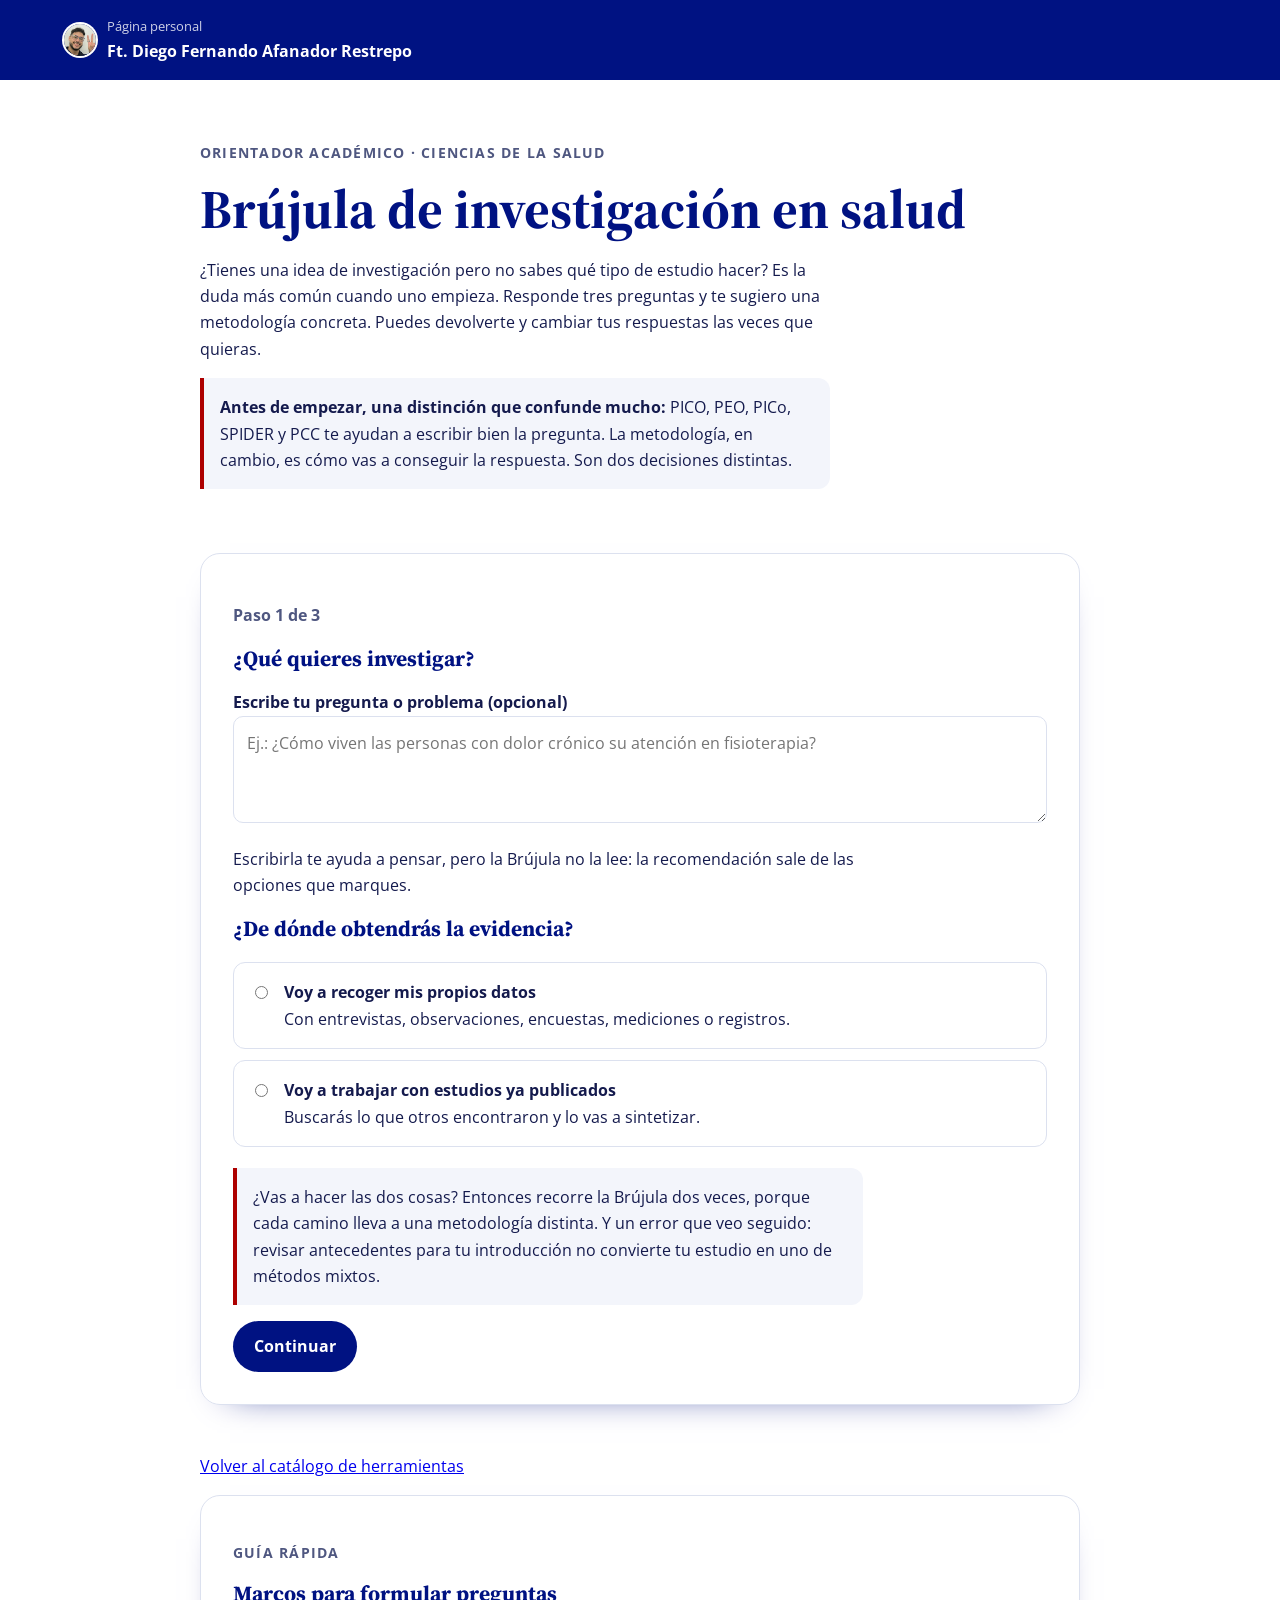
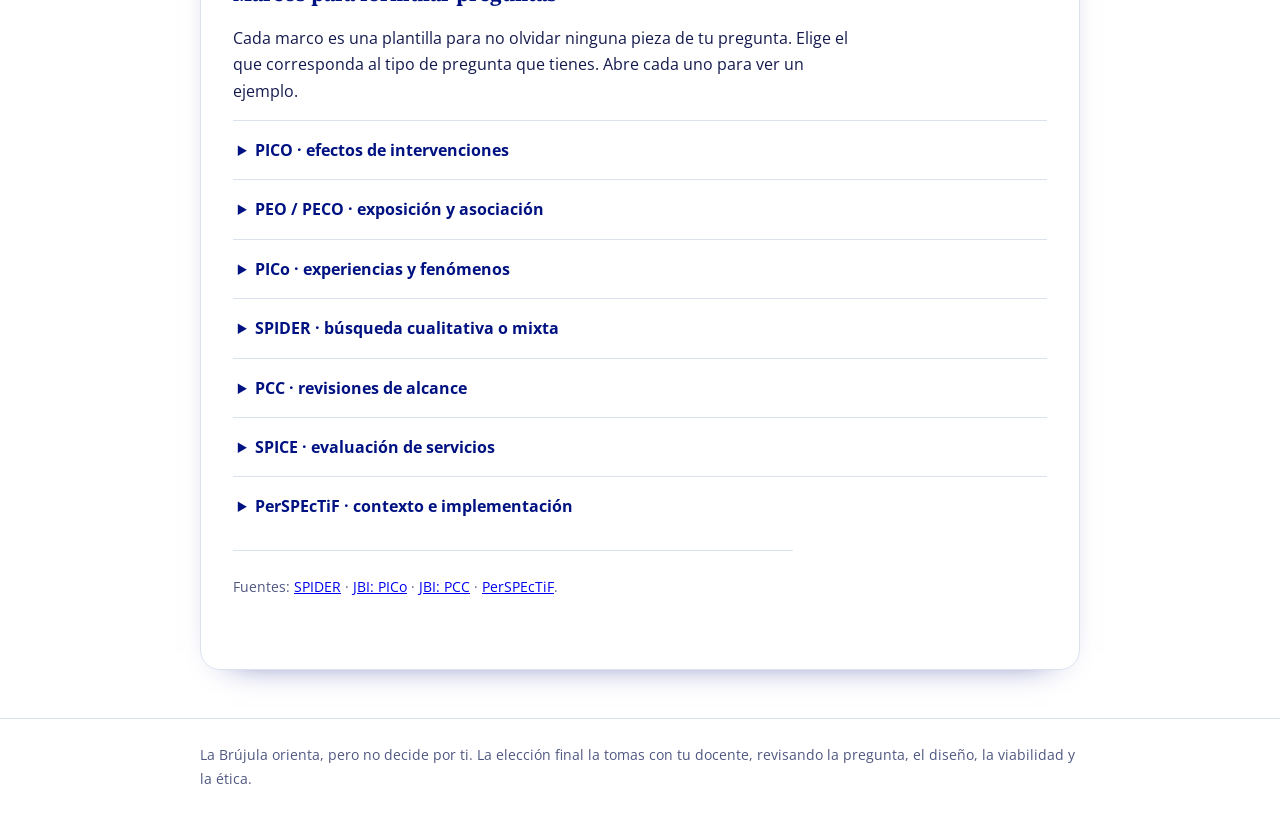
<file: brujula/index.html>
<!doctype html>
<html lang="es" data-page="brujula">
<head>
<meta charset="utf-8"><link rel="preconnect" href="https://fonts.googleapis.com"><link rel="preconnect" href="https://fonts.gstatic.com" crossorigin><link rel="stylesheet" href="https://fonts.googleapis.com/css2?family=Open+Sans:ital,wght@0,300..800;1,400&family=Source+Serif+4:ital,opsz,wght@0,8..60,300..800;1,8..60,400..700&display=swap"><meta name="viewport" content="width=device-width,initial-scale=1">
<meta name="description" content="Orientador de preguntas y metodologías de investigación en salud.">
<title>Brújula de investigación en salud</title><link rel="icon" href="../favicon.svg" type="image/svg+xml">


<style>
:root{--blue:#001282;--red:#ad0000;--ink:#141a4d;--muted:#4f5780;--paper:#f3f5fb;--line:#dce1ef;font:16px/1.65 "Open Sans",system-ui,sans-serif;color:var(--ink);background:white}*{box-sizing:border-box}body{margin:0}.top{background:var(--blue);color:white;padding:1rem clamp(1rem,5vw,4rem)}.top a{color:white;text-decoration:none}.top small,.top strong{display:block}.top small{opacity:.8}.wrap{width:min(880px,calc(100% - 2rem));margin:0 auto}.intro{padding:3rem 0 2rem}.eyebrow{text-transform:uppercase;font-weight:700;letter-spacing:.09em;color:var(--muted);font-size:.85rem}h1,h2,h3{line-height:1.15;color:var(--blue)}h1{font-size:clamp(2rem,6vw,3.4rem);margin:.5rem 0}h2{font-size:1.35rem}p{max-width:70ch}.panel{border:1px solid var(--line);padding:clamp(1rem,4vw,2rem);margin:1rem 0 3rem;box-shadow:0 14px 36px -30px var(--blue)}.step{display:none}.step.active{display:block}.options{display:grid;gap:.7rem;margin:1.3rem 0}.option{display:flex;gap:.8rem;align-items:flex-start;border:1px solid var(--line);padding:1rem;cursor:pointer}.option:has(input:checked){border-color:var(--blue);background:var(--paper)}input[type=radio]{margin-top:.4rem;accent-color:var(--blue);flex:none}.question{width:100%;padding:.8rem;font:inherit;border:1px solid var(--line)}button,.button{background:var(--blue);color:white;border:0;padding:.75rem 1.1rem;font:inherit;font-weight:700;cursor:pointer;text-decoration:none;display:inline-block}button:hover,.button:hover{background:#002a9e}.secondary{background:white;color:var(--blue);border:1px solid var(--blue)}.actions{display:flex;gap:.75rem;flex-wrap:wrap;margin-top:1.4rem}.hint{background:var(--paper);padding:1rem;border-left:4px solid var(--red)}.result{border-top:4px solid var(--red);padding-top:1rem}.tag{display:inline-block;background:var(--paper);padding:.2rem .6rem;color:var(--blue);font-weight:700}.foot{border-top:1px solid var(--line);padding:1.5rem 0;color:var(--muted);font-size:.9rem}a:focus-visible,button:focus-visible,input:focus-visible{outline:3px solid #16a8e1;outline-offset:3px}.progress{color:var(--muted);font-weight:700} @media(prefers-reduced-motion:reduce){*{scroll-behavior:auto!important;transition:none!important}}
.aviso{color:#8a3600;font-weight:600;margin:.8rem 0}</style><style>details{border-top:1px solid var(--line);padding:1rem .3rem}details summary{color:var(--blue);cursor:pointer}details p{margin:.65rem 0 0}</style><link rel="stylesheet" href="../assets/sitio.css">
<script defer src="../assets/sitio.js"></script>
</head>
<body>
<header class="top"><a href="../index.html"><img class="perfil-mini" src="../assets/perfil.jpg" width="32" height="32" alt="" decoding="async"><span><small>Página personal</small><strong>Ft. Diego Fernando Afanador Restrepo</strong></span></a></header>
<main class="wrap">
<section class="intro"><p class="eyebrow">Orientador académico · Ciencias de la salud</p><h1>Brújula de investigación en salud</h1><p>¿Tienes una idea de investigación pero no sabes qué tipo de estudio hacer? Es la duda más común cuando uno empieza. Responde tres preguntas y te sugiero una metodología concreta. Puedes devolverte y cambiar tus respuestas las veces que quieras.</p><p class="hint"><strong>Antes de empezar, una distinción que confunde mucho:</strong> PICO, PEO, PICo, SPIDER y PCC te ayudan a escribir bien la pregunta. La metodología, en cambio, es cómo vas a conseguir la respuesta. Son dos decisiones distintas.</p></section>
<section class="panel" aria-live="polite">
<div id="wizard">
<div class="step active" data-step="0"><p class="progress">Paso 1 de 3</p><h2>¿Qué quieres investigar?</h2><label for="research-question"><strong>Escribe tu pregunta o problema (opcional)</strong></label><textarea id="research-question" class="question" rows="3" placeholder="Ej.: ¿Cómo viven las personas con dolor crónico su atención en fisioterapia?"></textarea><p>Escribirla te ayuda a pensar, pero la Brújula no la lee: la recomendación sale de las opciones que marques.</p><h2>¿De dónde obtendrás la evidencia?</h2><div class="options">
<label class="option"><input type="radio" name="source" value="primary"><span><strong>Voy a recoger mis propios datos</strong><br>Con entrevistas, observaciones, encuestas, mediciones o registros.</span></label>
<label class="option"><input type="radio" name="source" value="review"><span><strong>Voy a trabajar con estudios ya publicados</strong><br>Buscarás lo que otros encontraron y lo vas a sintetizar.</span></label>
</div><p class="hint">¿Vas a hacer las dos cosas? Entonces recorre la Brújula dos veces, porque cada camino lleva a una metodología distinta. Y un error que veo seguido: revisar antecedentes para tu introducción no convierte tu estudio en uno de métodos mixtos.</p><p class="aviso" role="alert" hidden></p><button data-next>Continuar</button></div>
<div class="step" data-step="1"><p class="progress">Paso 2 de 3</p><h2>¿Qué quieres saber, sobre todo?</h2><div class="options" id="aims"></div><p class="aviso" role="alert" hidden></p><div class="actions"><button class="secondary" data-back>Volver</button><button data-next>Continuar</button></div></div>
<div class="step" data-step="2"><p class="progress">Paso 3 de 3</p><h2>Afinemos el propósito</h2><div id="detail"></div><p class="aviso" role="alert" hidden></p><div class="actions"><button class="secondary" data-back>Volver</button><button id="recommend">Ver metodología sugerida</button></div></div>
<div class="step" data-step="3" id="answer"></div>
</div></section>
<p><a href="../index.html">Volver al catálogo de herramientas</a></p>
<section class="panel" id="marcos"><p class="eyebrow">Guía rápida</p><h2>Marcos para formular preguntas</h2><p>Cada marco es una plantilla para no olvidar ninguna pieza de tu pregunta. Elige el que corresponda al tipo de pregunta que tienes. Abre cada uno para ver un ejemplo.</p>
<details><summary><strong>PICO · efectos de intervenciones</strong></summary><p><b>P</b> población · <b>I</b> intervención · <b>C</b> comparación · <b>O</b> desenlace.</p><p>Ejemplo: En adultos con hipertensión, ¿qué efecto tiene el seguimiento por enfermería frente a la atención habitual sobre la presión arterial?</p></details>
<details><summary><strong>PEO / PECO · exposición y asociación</strong></summary><p><b>P</b> población · <b>E</b> exposición · <b>O</b> desenlace · <b>C</b> comparación opcional en PECO.</p><p>Ejemplo: ¿Qué asociación existe entre el trabajo nocturno y la calidad del sueño en personal de enfermería? Ojo: usar PEO no quiere decir que tu estudio sea cualitativo.</p></details>
<details><summary><strong>PICo · experiencias y fenómenos</strong></summary><p><b>P</b> participantes · <b>I</b> fenómeno de interés · <b>Co</b> contexto.</p><p>Ejemplo: ¿Cómo viven las personas con enfermedad renal el inicio de hemodiálisis en su centro de atención? Es el marco que recomienda JBI para las revisiones cualitativas.</p></details>
<details><summary><strong>SPIDER · búsqueda cualitativa o mixta</strong></summary><p><b>S</b> muestra · <b>PI</b> fenómeno de interés · <b>D</b> diseño · <b>E</b> evaluación o experiencia · <b>R</b> tipo de investigación.</p><p>Te ayuda a formular la pregunta y a delimitar la búsqueda. Pero llenar todas las piezas no significa que todas deban ir en la cadena: si restringes demasiado, se te escapan estudios.</p></details>
<details><summary><strong>PCC · revisiones de alcance</strong></summary><p><b>P</b> población · <b>C</b> concepto · <b>C</b> contexto.</p><p>Ejemplo: ¿Qué evidencia existe sobre necesidades de apoyo de cuidadores de personas con demencia en atención domiciliaria?</p></details>
<details><summary><strong>SPICE · evaluación de servicios</strong></summary><p><b>S</b> entorno · <b>P</b> perspectiva · <b>I</b> intervención · <b>C</b> comparación · <b>E</b> evaluación.</p><p>Te sirve para precisar para quién y dónde se evalúa un servicio o una actuación. Se usa tanto en estudios cualitativos como cuantitativos.</p></details>
<details><summary><strong>PerSPEcTiF · contexto e implementación</strong></summary><p>Perspectiva · entorno · fenómeno o problema · ambiente amplio · comparación opcional · tiempo · hallazgos.</p><p>Úsalo cuando lo central de tu pregunta es cómo se implementa algo y en qué contexto social u organizacional.</p></details>
<p class="foot">Fuentes: <a href="https://pubmed.ncbi.nlm.nih.gov/22829486/" target="_blank" rel="noopener">SPIDER</a> · <a href="https://jbi-global.atlassian.net/wiki/spaces/MANUAL/pages/863895732/3.3.7+Determining+the+review+question" target="_blank" rel="noopener">JBI: PICo</a> · <a href="https://jbi-global.atlassian.net/wiki/spaces/MANUAL/pages/355862707/10.2.4+Developing+and+aligning+the+eligibility+criteria+with+the+objective+s+and+question+s" target="_blank" rel="noopener">JBI: PCC</a> · <a href="https://pmc.ncbi.nlm.nih.gov/articles/PMC6350737/" target="_blank" rel="noopener">PerSPEcTiF</a>.</p>
</section>
</main><footer class="foot"><div class="wrap">La Brújula orienta, pero no decide por ti. La elección final la tomas con tu docente, revisando la pregunta, el diseño, la viabilidad y la ética.</div></footer>
<script>
const steps=[...document.querySelectorAll('.step')];let current=0;
const choices={
 primary:[['qual','Comprender experiencias, significados, prácticas, lenguaje o procesos'],['effect','Estimar el efecto de una intervención'],['assoc','Estudiar la asociación entre una exposición y un desenlace'],['freq','Estimar frecuencia o prevalencia'],['mixed','Integrar objetivos cualitativos y cuantitativos']],
 review:[['qual','Sintetizar experiencias o hallazgos cualitativos'],['effect','Sintetizar efectos de intervenciones'],['assoc','Sintetizar asociaciones de exposición y desenlace'],['freq','Sintetizar frecuencia o prevalencia'],['map','Mapear conceptos, tipos de evidencia y vacíos'],['realist','Explicar qué funciona, para quién y en qué contexto'],['critical','Cuestionar supuestos y construir una explicación conceptual'],['meta-narrative','Comparar cómo tradiciones distintas investigan un problema'],['mixed','Integrar evidencia cualitativa y cuantitativa']]
};
const recommendations={
 primary:{
 qual:{options:[['describe','Describir necesidades o perspectivas para orientar la práctica'],['interpret','Interpretar patrones con utilidad para el cuidado'],['phen-desc','Comprender la estructura de una experiencia vivida'],['phen-herm','Interpretar una experiencia situada'],['ipa','Comprender en profundidad cómo personas concretas dan sentido a una experiencia'],['grounded','Construir una explicación teórica de un proceso mediante análisis y muestreo iterativos'],['ethno','Comprender prácticas y cultura compartida mediante trabajo de campo'],['focused-ethno','Comprender una práctica concreta en un servicio o contexto delimitado'],['netnography','Comprender prácticas y cultura de una comunidad digital'],['case','Estudiar en profundidad un caso delimitado'],['narrative','Analizar relatos y trayectorias'],['participatory','Transformar una situación con participantes que comparten decisiones'],['discourse','Analizar cómo el lenguaje construye significados e identidades'],['conversation','Analizar acciones y secuencias en interacciones naturales'],['doc-content','Analizar documentos como datos para describir contenidos y categorías'],['auto','Relacionar experiencia propia y cultura'],['longitudinal','Comprender cómo cambia un fenómeno mediante seguimiento en varios momentos']]},
 effect:{options:[['rand','Asignaré aleatoriamente la intervención'],['controlled','La asignaré sin aleatorizar y compararé medidas antes y después'],['its','La asignaré sin aleatorizar y tendré varias medidas antes y después'],['beforeafter','Mediré un grupo antes y después, sin grupo control'],['observational','No asignaré la intervención']]},
 assoc:{options:[['cohort-pro','Seguiré hacia el futuro desde la exposición'],['cohort-retro','Reconstruiré exposición y seguimiento con registros'],['casecontrol','Seleccionaré participantes según el desenlace'],['cross','Mediré exposición y desenlace en un corte']]},
 freq:{options:[['prev','Contaré casos existentes en un momento o periodo'],['inc-pro','Seguiré hacia el futuro para identificar casos nuevos'],['inc-retro','Usaré registros para identificar casos nuevos en un periodo pasado']]},
 mixed:{options:[['seq-exp','Primero mediré y luego explicaré los resultados con datos cualitativos'],['seq-expl','Primero exploraré cualitativamente y luego mediré o probaré lo encontrado'],['convergent','Recogeré datos cualitativos y cuantitativos en paralelo y los integraré']]}
 },
 review:{
 qual:{options:[['aggregate','Agregar hallazgos para orientar la práctica'],['thematic','Construir temas entre los estudios'],['metaethno','Traducir conceptos entre estudios y desarrollar una interpretación'],['framework','Sintetizar hallazgos mediante un marco conceptual']],framework:'PICo (población, fenómeno de interés, contexto) estructura preguntas cualitativas. SPIDER (muestra, fenómeno, diseño, evaluación, tipo de investigación) puede ayudar a delimitar búsquedas de evidencia cualitativa o mixta.'},
 effect:{options:[['systematic-effect','Estimar efectos con una búsqueda sistemática']],framework:'PICO organiza población, intervención, comparación y desenlace.'},
 assoc:{options:[['systematic-etiology','Sintetizar asociaciones entre exposición y desenlace']],framework:'PEO o PECO organiza población, exposición y desenlace, con comparador cuando corresponda.'},
 freq:{options:[['systematic-prev','Estimar prevalencia de casos existentes'],['systematic-inc','Estimar incidencia de casos nuevos']],framework:'Define bien la población, la condición, el lugar y el periodo.'},
 map:{options:[['scoping','Mapear evidencia, conceptos y vacíos']],framework:'PCC organiza población, concepto y contexto en revisiones de alcance.'},
 realist:{options:[['realist-review','Explicar qué funciona, para quién y en qué circunstancias']],framework:'PICo puede delimitar participantes, fenómeno y contexto; la pregunta realista relaciona contexto, mecanismo y resultado.'},
 critical:{options:[['critical-synthesis','Cuestionar supuestos y construir una explicación conceptual de la literatura']],framework:'Aquí la pregunta puede ir cambiando en el camino. Eso sí, tendrás que justificar cada decisión de búsqueda y selección.'},
 'meta-narrative':{options:[['meta-narrative-review','Comparar cómo tradiciones distintas han investigado y explicado el problema']],framework:'La pregunta se centra en las tradiciones de investigación, sus conceptos y desarrollos históricos.'},
 mixed:{options:[['mixed-integrated','Integrar evidencia cualitativa y cuantitativa sobre la misma pregunta mediante transformación justificada'],['mixed-segregated','Sintetizar por separado dimensiones complementarias e integrarlas al final']],framework:'Puede formular preguntas complementarias, como PICO y PICo, y especificar cómo se integran sus hallazgos.'}
 }};
const finalText={
 describe:['Estudio cualitativo descriptivo','Te sirve cuando quieres describir lo que las personas necesitan o piensan, para orientar la práctica, sin alejarte mucho de sus propias palabras. Ordena la pregunta con PICo (participantes, fenómeno y contexto). Las entrevistas semiestructuradas y el análisis cualitativo de contenido suelen funcionar bien, pero tendrás que justificar por qué los eliges.'],
 interpret:['Descripción interpretativa','Va un paso más allá de describir: buscas patrones y diferencias en las experiencias para producir una interpretación útil para el cuidado. Deja claro desde qué disciplina miras y qué le aporta tu estudio a la práctica.'],
 'focused-ethno':['Etnografía focalizada','Estudias una práctica concreta dentro de su contexto cultural, por ejemplo cómo se hace la entrega de turno en un servicio. Observas de forma focalizada y te apoyas en otras fuentes. Antes de empezar, define bien cuál es tu campo y cuánto tiempo vas a observar.'],
 netnography:['Etnografía digital (netnografía)','Estudias las prácticas y la cultura de una comunidad en línea, como un grupo de pacientes en redes sociales. Ojo: que haya información publicada en internet no es razón suficiente para elegir este enfoque. Tu pregunta tiene que ser sobre esa comunidad.'],
 'doc-content':['Estudio cualitativo descriptivo con análisis documental y de contenido','Aquí tus datos son documentos: historias clínicas, protocolos, políticas o noticias. Los analizas para describir sus categorías y contenidos. Define qué documentos entran, de qué periodo, con qué criterios los eliges y cómo los vas a analizar.'],
 longitudinal:['Estudio cualitativo longitudinal','Recoges datos en varios momentos para ver qué se mantiene y qué cambia con el tiempo. Un error frecuente: pedirle a alguien que recuerde cómo era antes no es seguimiento longitudinal. Tienes que volver a hablar con las personas.'],
 'phen-desc':['Fenomenología descriptiva','Buscas describir cómo es, en esencia, vivir una experiencia, desde la tradición fenomenológica descriptiva. Vas a necesitar relatos muy detallados y un método de análisis que sea coherente con esa tradición.'],
 'phen-herm':['Fenomenología hermenéutica','Buscas interpretar una experiencia en su contexto y lo que significa para quienes la viven. Aquí tu interpretación es parte del método, así que debes hacer explícitos el contexto y los supuestos del equipo investigador.'],
 ipa:['Análisis fenomenológico interpretativo (IPA)','Exploras cómo unas pocas personas concretas le dan sentido a una experiencia importante en su vida. La clave está en el orden: primero analizas cada caso a fondo y solo después buscas patrones entre casos.'],
 grounded:['Teoría fundamentada','Tu meta es construir una explicación teórica de un proceso, por ejemplo cómo una persona se adapta a vivir con una amputación. Recoges y analizas datos al mismo tiempo, comparas constantemente y decides a quién entrevistar según lo que vas encontrando (muestreo teórico).'],
 ethno:['Etnografía','Quieres comprender las prácticas, creencias y normas que comparte un grupo en su propio contexto cultural. Eso implica trabajo de campo: estar allí, observar y complementar con otras fuentes.'],
 case:['Estudio de caso cualitativo','Estudias a fondo una unidad bien delimitada, como un programa, un servicio o una institución, en un lugar y un periodo definidos. Puedes combinar entrevistas, observaciones y documentos. Lo más difícil, y lo primero, es delimitar bien el caso.'],
 narrative:['Investigación narrativa','Analizas cómo las personas organizan y dan sentido a sus historias y trayectorias. Por eso importa no fragmentar los relatos: cuida su secuencia, su forma y su contexto.'],
 participatory:['Investigación acción participativa','Aquí investigas con las personas, no sobre ellas. Producen conocimiento juntos mientras actúan y reflexionan en ciclos para transformar una situación. Desde el principio define cómo se van a tomar las decisiones de manera compartida.'],
 discourse:['Estudio cualitativo de análisis del discurso','Analizas cómo el lenguaje construye versiones de la realidad, identidades o responsabilidades, por ejemplo cómo se habla de la discapacidad en los medios. Define desde qué tradición trabajas, cuál es tu corpus y cómo relacionas texto y contexto.'],
 conversation:['Estudio cualitativo con análisis de la conversación','Analizas cómo se hacen las cosas turno a turno en interacciones reales, como una consulta de fisioterapia. Necesitas grabaciones y transcripciones muy detalladas.'],
 auto:['Autoetnografía','Conectas tu propia experiencia con significados sociales y culturales más amplios. Exige un análisis muy reflexivo y cuidado especial con la privacidad de las otras personas que aparecen en tu historia.'],
 rand:['Ensayo controlado aleatorizado','Tú asignas la intervención al azar y comparas los resultados entre los grupos. Es el diseño más fuerte para hablar de efectos, pero también el más exigente. Antes de decidirte, confirma que sea viable y ético, y que tengas claro el desenlace y el seguimiento.'],
 controlled:['Estudio cuasiexperimental controlado antes y después','Evalúas una intervención sin sortear quién la recibe, comparando un grupo intervenido y uno de comparación medidos antes y después. Como no hubo azar, los grupos pueden empezar distintos: tenlo en cuenta en el análisis y piensa en los factores de confusión.'],
 its:['Serie temporal interrumpida','Tomas muchas medidas antes y después de una intervención que empieza en un momento preciso, y miras si la tendencia cambia. Pregúntate siempre qué más cambió en esa misma fecha, porque eso también puede explicar el resultado.'],
 beforeafter:['Estudio antes y después no controlado','Mides al mismo grupo antes y después. Es sencillo de hacer, pero sin un grupo de comparación no puedes asegurar que el cambio se deba a la intervención: la gente también mejora por el paso del tiempo, por regresión a la media o por otras razones.'],
 'cohort-pro':['Estudio de cohorte prospectiva','Partes de la exposición y sigues a las personas hacia adelante para ver quién presenta el desenlace. Define cuánto tiempo vas a seguirlas, cómo vas a manejar las pérdidas y qué factores de confusión vas a medir.'],
 'cohort-retro':['Estudio de cohorte retrospectiva','Reconstruyes con registros lo que ya pasó: la exposición y los desenlaces. Antes de comprometerte, revisa que esos registros sí tengan la población en riesgo, las fechas y las variables que necesitas. Muchas veces no las tienen.'],
 casecontrol:['Estudio de casos y controles','Eliges a las personas según tengan o no el desenlace y miras hacia atrás qué exposiciones tuvieron. Funciona muy bien con desenlaces poco frecuentes. Piensa con cuidado de dónde salen los controles y cuida el sesgo de recuerdo y el de selección.'],
 cross:['Estudio transversal analítico','Mides la exposición y el desenlace en el mismo momento. Te deja estimar asociaciones, pero casi nunca puedes saber qué ocurrió primero, así que evita conclusiones causales.'],
 prev:['Estudio transversal descriptivo de prevalencia','Cuentas cuántos casos hay en una población y un periodo definidos. Las tres cosas que tienes que dejar muy claras son el denominador, la definición de caso y cómo elegiste la muestra.'],
 'inc-pro':['Estudio de cohorte prospectiva de incidencia','Sigues a personas que al inicio no tienen la condición para contar cuántos casos nuevos aparecen. Define cuándo empieza el seguimiento, cómo calculas el tiempo en riesgo y cuánto dura el estudio.'],
 'inc-retro':['Estudio de cohorte retrospectiva de incidencia','Usas registros del pasado para identificar los casos nuevos que aparecieron en una población en riesgo. Comprueba que las fechas sean confiables y que los registros estén completos.'],
 'seq-exp':['Diseño mixto secuencial explicativo','Primero mides y después usas una fase cualitativa para explicar resultados que te llamaron la atención. Por ejemplo: encuentras que un grupo no mejoró y luego entrevistas a esas personas para entender por qué. Planea desde el inicio en qué punto se conectan las dos fases.'],
 'seq-expl':['Diseño mixto secuencial exploratorio','Primero exploras cualitativamente y con lo que encuentras construyes o pruebas algo cuantitativo, como un cuestionario. Planea cómo la primera fase va a alimentar la segunda.'],
 convergent:['Diseño mixto convergente','Recoges datos cualitativos y cuantitativos casi al mismo tiempo, los analizas por separado y luego los pones a conversar para comparar o complementar lo que encontraste.'],
 aggregate:['Revisión sistemática cualitativa con metaagregación','Reúnes hallazgos de estudios cualitativos para llegar a conclusiones que se puedan aplicar en la práctica. Evalúa qué tan coherentes y bien sustentados están los hallazgos en cada estudio incluido.'],
 thematic:['Revisión sistemática cualitativa con síntesis temática','Codificas los hallazgos de los estudios y construyes temas, primero descriptivos y luego analíticos, que atraviesan los distintos estudios.'],
 metaethno:['Metaetnografía','Traduces los conceptos de un estudio cualitativo a otro y construyes una interpretación nueva, de un nivel más alto. Funciona solo si los estudios tienen hallazgos ricos en conceptos, no simples listas de temas.'],
 framework:['Síntesis cualitativa por marcos','Organizas los hallazgos con un marco conceptual explícito que eliges desde el inicio. Si la evidencia no encaja en el marco, lo revisas o lo amplías, y lo cuentas.'],
 'critical-synthesis':['Síntesis interpretativa crítica','Examinas con ojo crítico los supuestos y conceptos de la literatura para construir una explicación teórica. Aquí la pregunta, la búsqueda y la selección pueden ir cambiando en el camino, pero tienes que justificar cada decisión.'],
 'meta-narrative-review':['Revisión metanarrativa','Comparas cómo distintas tradiciones de investigación han definido, estudiado y explicado un mismo problema a lo largo del tiempo. Es útil cuando cada disciplina habla del tema a su manera.'],
 'systematic-effect':['Revisión sistemática de intervenciones','Buscas y sintetizas estudios de intervención con criterios explícitos y reproducibles. Recuerda que hacer metaanálisis no es obligatorio: depende de que los estudios sean comparables y de su calidad. Si quieres seguir este camino, tengo una guía de 13 etapas en el catálogo.'],
 'systematic-etiology':['Revisión sistemática de etiología y riesgo','Sintetizas estudios sobre exposiciones y desenlaces, con criterios explícitos para buscar, seleccionar y evaluar. Ten presente que la mayoría de estos estudios son observacionales.'],
 'systematic-prev':['Revisión sistemática de prevalencia','Identificas y sintetizas estudios que cuentan casos existentes en poblaciones y periodos definidos. Fíjate mucho en que las definiciones de caso sean comparables entre estudios.'],
 'systematic-inc':['Revisión sistemática de incidencia','Identificas y sintetizas estudios que cuentan casos nuevos y el tiempo en riesgo en una población definida.'],
 scoping:['Revisión de alcance','Haces un mapa de qué se ha estudiado: conceptos, tipos de evidencia y vacíos. Es ideal cuando el tema es nuevo o disperso. Lo que no puede hacer es decirte qué intervención funciona mejor.'],
 'realist-review':['Revisión realista','Construyes y pones a prueba explicaciones sobre qué funciona, para quién, cómo y en qué circunstancias. Su herramienta central es relacionar contexto, mecanismo y resultado.'],
 'mixed-integrated':['Revisión sistemática de métodos mixtos con síntesis convergente integrada','Transformas hallazgos de distinto tipo, por ejemplo números en temas, para responder una sola pregunta integrada. Explica muy bien cómo hiciste esas transformaciones y por qué.'],
 'mixed-segregated':['Revisión sistemática de métodos mixtos con síntesis convergente segregada','Sintetizas por separado la parte cualitativa y la cuantitativa, y al final integras lo que cada una aporta.']
};
function show(n){current=n;steps.forEach((s,i)=>s.classList.toggle('active',i===n));document.querySelectorAll('.aviso').forEach(a=>a.hidden=true);}
function warn(text){const a=steps[current].querySelector('.aviso');if(a){a.textContent=text;a.hidden=false;}}
function checked(name){return document.querySelector(`input[name="${name}"]:checked`)?.value}
function radioGroup(name,items){return `<div class="options">${items.map(([v,label])=>`<label class="option"><input type="radio" name="${name}" value="${v}"><span>${label}</span></label>`).join('')}</div>`}
function setSource(){const src=checked('source');if(!src){warn('Primero elige de dónde vas a sacar la evidencia.');return}const list=choices[src];document.querySelector('#aims').innerHTML=radioGroup('aim',list);document.querySelectorAll('input[name="aim"]').forEach(x=>x.addEventListener('change',setDetail));show(1)}
function setDetail(){const src=checked('source'),aim=checked('aim'),cfg=recommendations[src]?.[aim];if(!cfg)return;document.querySelector('#detail').innerHTML=`<p>¿Cuál de estas se parece más a lo que quieres hacer?</p>${radioGroup('detail',cfg.options)}${cfg.framework?`<p class="hint">${cfg.framework}</p>`:''}`;show(2)}
document.querySelector('[data-step="0"] [data-next]').addEventListener('click',setSource);
document.querySelector('[data-step="1"] [data-next]').addEventListener('click',()=>{if(!checked('aim')){warn('Elige qué quieres saber para poder seguir.');return}setDetail()});
document.querySelectorAll('[data-back]').forEach(b=>b.addEventListener('click',()=>show(current-1)));
document.querySelector('#recommend').addEventListener('click',()=>{const id=checked('detail');if(!id){warn('Elige la opción que más se parezca a tu propósito.');return}const [name,why]=finalText[id]||['Metodología por precisar','Con lo que marcaste no alcanzo a sugerirte una metodología. Lleva tu pregunta a asesoría y la afinamos juntos.'];const src=checked('source'),aim=checked('aim'),cfg=recommendations[src][aim];const frame=cfg.framework||(src==='review'?(aim==='effect'?'PICO: población, intervención, comparación y desenlace.':aim==='assoc'?'PEO o PECO: población, exposición, desenlace y comparación cuando corresponda.':aim==='freq'?'Población, condición y periodo; define prevalencia o incidencia.':'El marco te ayuda a escribir la pregunta; la metodología define cómo vas a sintetizar la evidencia.'):(aim==='effect'?'PICO: población, intervención, comparación y desenlace.':aim==='assoc'?'PEO o PECO: población, exposición, desenlace y comparación cuando corresponda.':aim==='freq'?'Define población, condición, lugar y periodo.':'PICo puede ayudarte a precisar población, fenómeno de interés y contexto.'));const q=document.querySelector('#research-question').value.trim();const sample=src==='review'?(aim==='qual'?'¿Qué se conoce sobre las experiencias de [población] respecto a [fenómeno] en [contexto]?':aim==='map'?'¿Qué evidencia existe sobre [concepto] en [población] y [contexto]?':'¿Qué efecto o relación presenta [intervención/exposición] frente a [comparador] sobre [desenlace] en [población]?'):(aim==='qual'?'¿Cómo experimentan o interpretan [población] [fenómeno] en [contexto]?':aim==='freq'?'¿Cuál es la frecuencia de [condición] en [población] de [lugar] durante [periodo]?':'En [población], ¿qué relación/efecto tiene [exposición/intervención] sobre [desenlace]?');document.querySelector('#answer').innerHTML=`<p class="progress">Lo que te sugiero</p><span class="tag">Metodología sugerida</span><h2>${name}</h2><p>${why}</p>${q?`<h3>Tu pregunta</h3><p>${escapeHtml(q)}</p>`:''}<h3>Marco para formularla</h3><p class="hint">${frame}</p><h3>Plantilla para precisar la pregunta</h3><p>${sample}</p><p>Reemplaza lo que está entre corchetes con tu tema. Recuerda: el marco ordena las piezas de la pregunta, pero no decide el diseño.</p><h3>¿Y ahora qué sigue?</h3><p>Te toca delimitar la población y el contexto, decidir de dónde saldrán los datos o los participantes, escribir los criterios de selección y pensar el análisis, el tiempo y los recursos que tienes. Si vas a recoger datos propios, averigua desde ya los requisitos de ética y protección de datos de tu institución.</p><p class="foot">Esta es una orientación para que llegues con una propuesta a la asesoría. Llévala a tu tutor o tutora y revísenla juntos con las guías actualizadas de tu área.</p><div class="actions"><button class="secondary" id="again">Empezar de nuevo</button><a class="button" href="../index.html">Volver al catálogo</a></div>`;show(3);document.querySelector('#again').addEventListener('click',()=>{document.querySelectorAll('input').forEach(i=>i.checked=false);document.querySelector('#research-question').value='';document.querySelector('#aims').innerHTML='';document.querySelector('#detail').innerHTML='';show(0)})});
function escapeHtml(value){return value.replace(/[&<>"']/g,c=>({'&':'&amp;','<':'&lt;','>':'&gt;','"':'&quot;',"'":'&#39;'}[c]))}
</script></body></html>
</file>
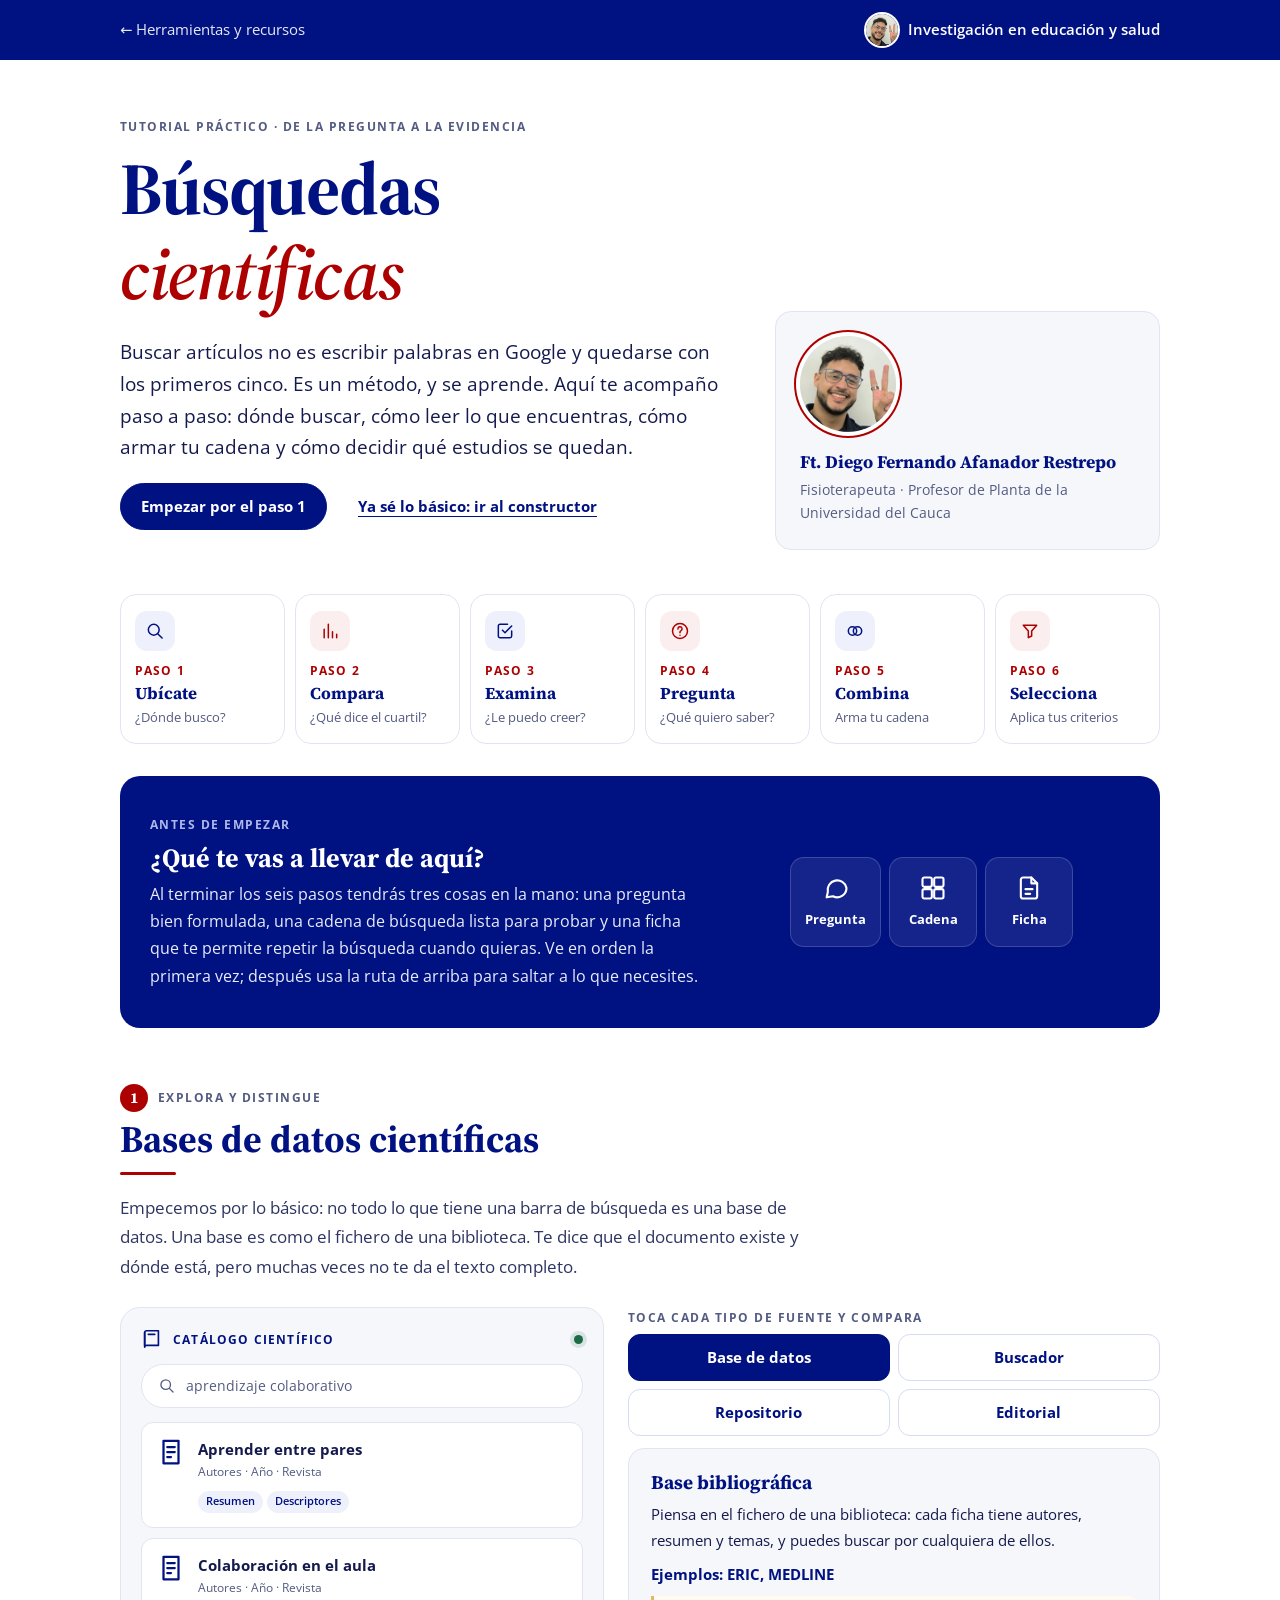
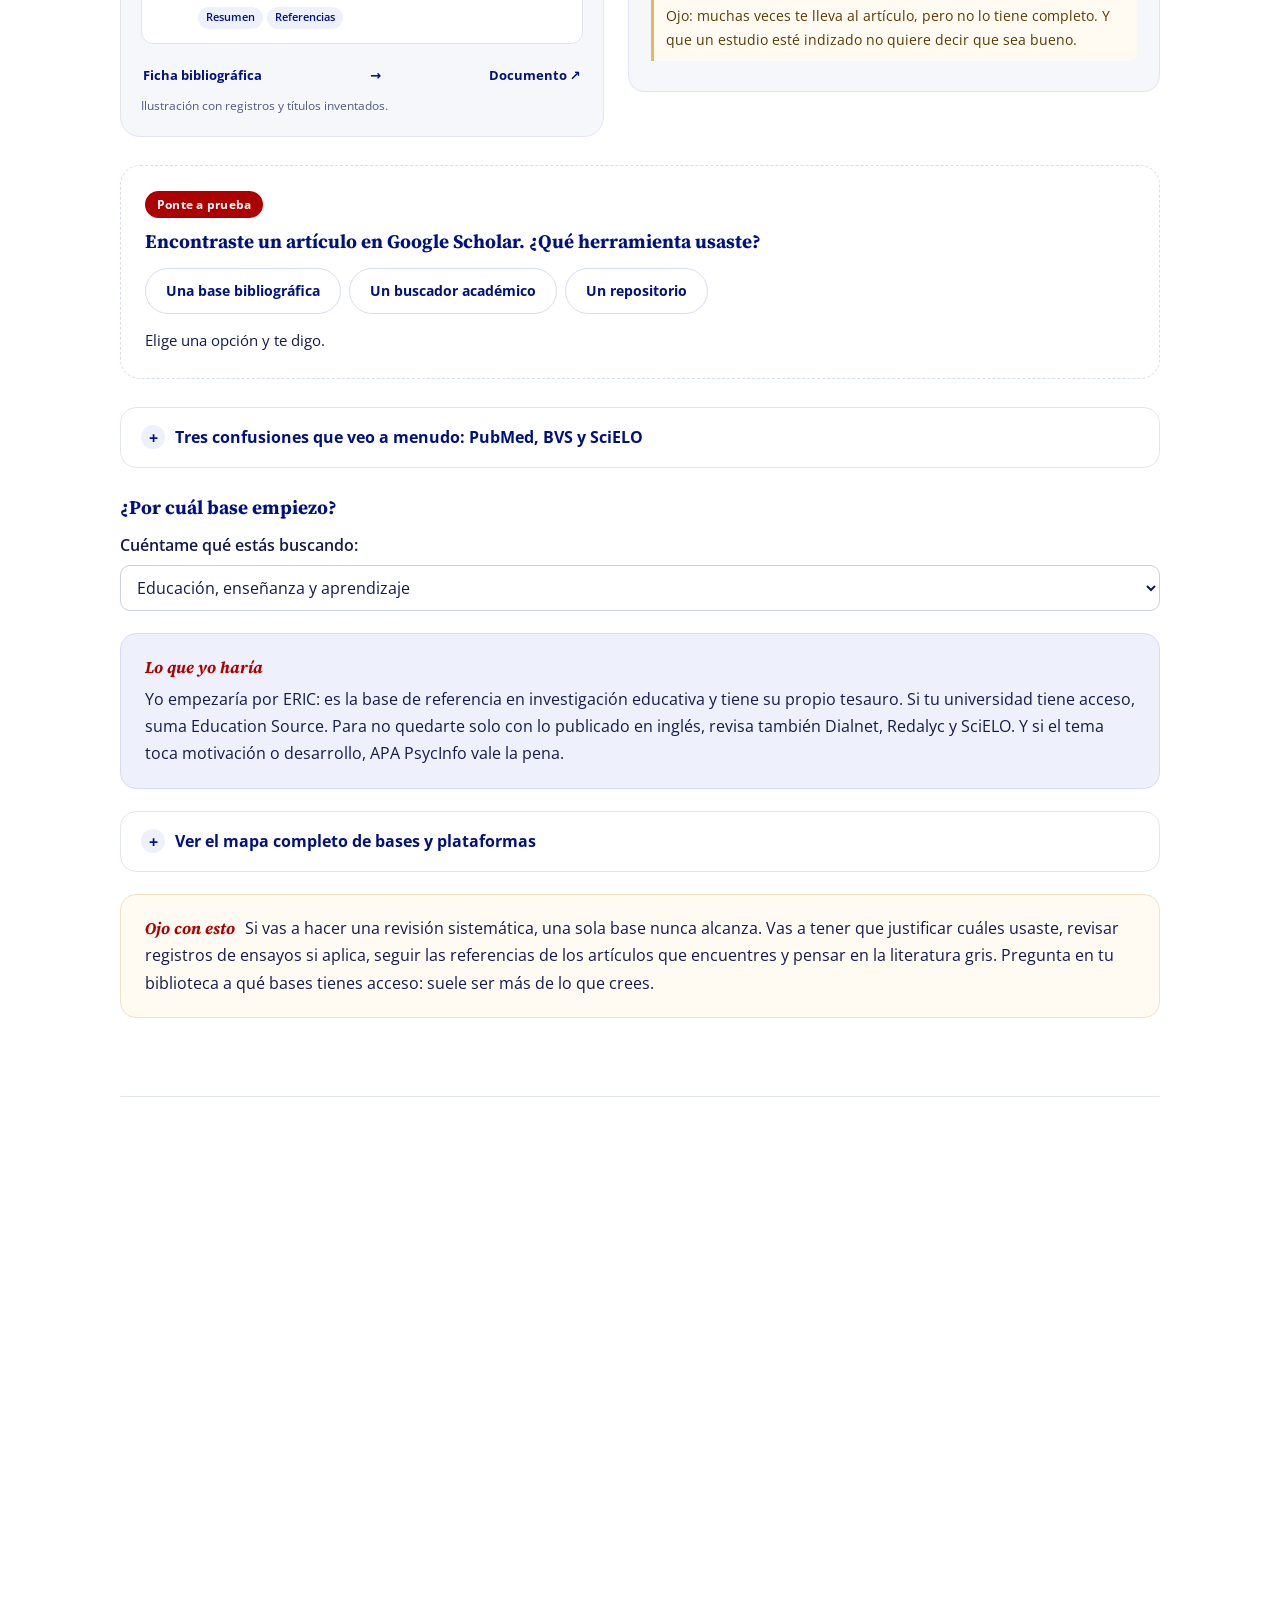
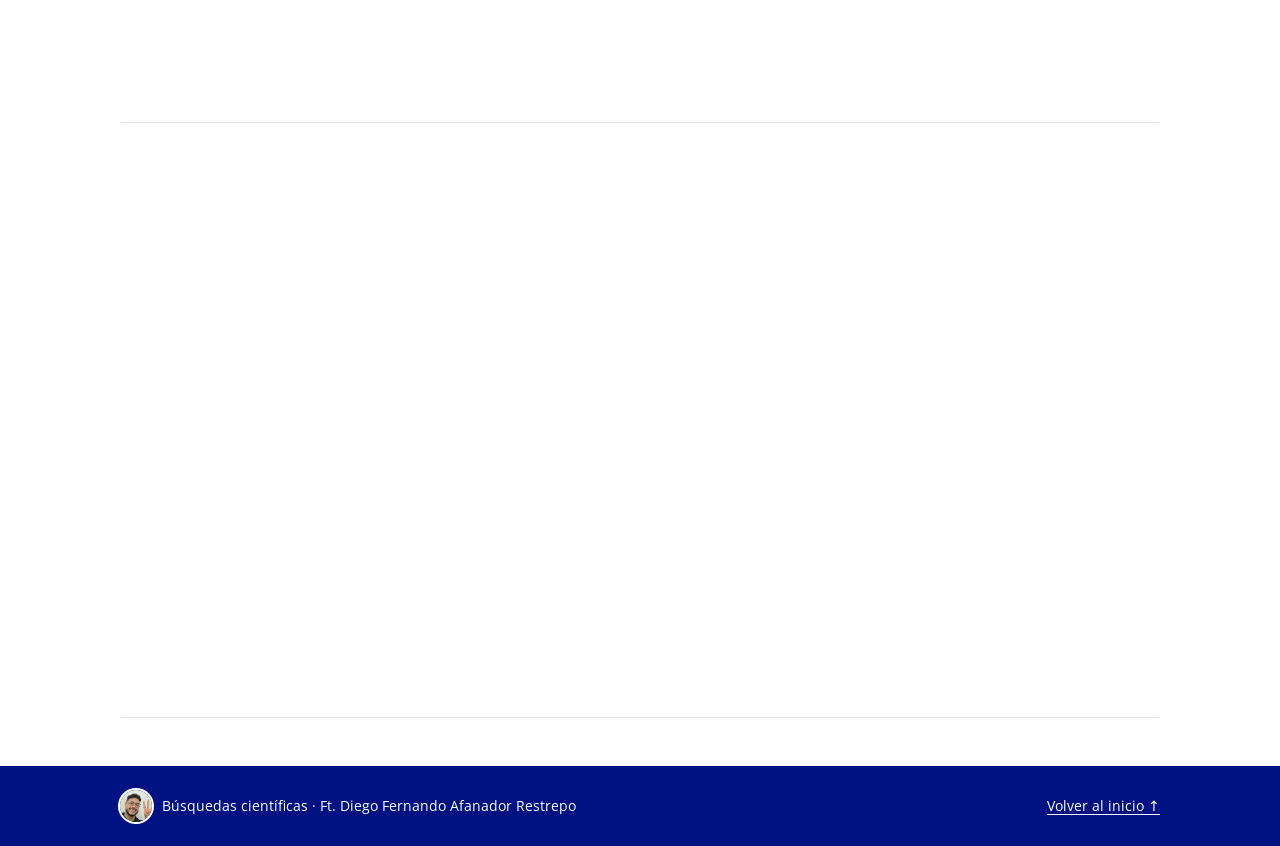
<file: busquedas/index.html>
<!doctype html>
<html lang="es">
<head>
<meta charset="utf-8">
<meta name="viewport" content="width=device-width, initial-scale=1">
<title>Búsquedas científicas | Diego Fernando Afanador Restrepo</title>
<meta name="description" content="Tutorial y constructor de búsquedas científicas en educación y salud: fuentes, revistas, lectura crítica, PICO, PEO, PCC y SPIDER.">
<meta name="author" content="Ft. Diego Fernando Afanador Restrepo">
<meta name="theme-color" content="#001282">
<link rel="icon" href="../favicon.svg">
<link rel="preconnect" href="https://fonts.googleapis.com">
<link rel="preconnect" href="https://fonts.gstatic.com" crossorigin>
<link rel="stylesheet" href="https://fonts.googleapis.com/css2?family=Open+Sans:wght@400;600;700&family=Source+Serif+4:opsz,wght@8..60,600;8..60,700&display=swap">
<link rel="stylesheet" href="styles.css">
<script defer src="app.js"></script>
</head>
<body>
<svg width="0" height="0" style="position:absolute" aria-hidden="true">
 <symbol id="i-search" viewBox="0 0 24 24"><circle cx="10.5" cy="10.5" r="6.5"/><path d="m15.5 15.5 5 5"/></symbol>
 <symbol id="i-bars" viewBox="0 0 24 24"><path d="M5 20V10M10 20V4M15 20v-7M20 20v-4"/></symbol>
 <symbol id="i-check" viewBox="0 0 24 24"><path d="M9 11l3 3 8-8"/><path d="M20 12v6a2 2 0 0 1-2 2H6a2 2 0 0 1-2-2V6a2 2 0 0 1 2-2h9"/></symbol>
 <symbol id="i-question" viewBox="0 0 24 24"><circle cx="12" cy="12" r="9"/><path d="M9.5 9.5a2.5 2.5 0 1 1 3.5 2.3c-.6.3-1 .9-1 1.6v.6M12 17h.01"/></symbol>
 <symbol id="i-link" viewBox="0 0 24 24"><circle cx="9" cy="12" r="5"/><circle cx="15" cy="12" r="5"/></symbol>
 <symbol id="i-filter" viewBox="0 0 24 24"><path d="M4 5h16l-6 7v6l-4 2v-8z"/></symbol>
 <symbol id="i-file" viewBox="0 0 24 24"><path d="M14 3H7a2 2 0 0 0-2 2v14a2 2 0 0 0 2 2h10a2 2 0 0 0 2-2V8z"/><path d="M14 3v5h5M9 13h6M9 17h4"/></symbol>
 <symbol id="i-shuffle" viewBox="0 0 24 24"><path d="M16 4h4v4M4 20 20 4M20 16v4h-4M15 15l5 5M4 4l5 5"/></symbol>
 <symbol id="i-eye" viewBox="0 0 24 24"><path d="M2 12s3.5-7 10-7 10 7 10 7-3.5 7-10 7S2 12 2 12z"/><circle cx="12" cy="12" r="3"/></symbol>
 <symbol id="i-chat" viewBox="0 0 24 24"><path d="M21 12a8 8 0 0 1-11.6 7.1L4 20l1-4.6A8 8 0 1 1 21 12z"/></symbol>
 <symbol id="i-puzzle" viewBox="0 0 24 24"><rect x="3" y="3" width="8" height="8" rx="1.5"/><rect x="13" y="3" width="8" height="8" rx="1.5"/><rect x="3" y="13" width="8" height="8" rx="1.5"/><rect x="13" y="13" width="8" height="8" rx="1.5"/></symbol>
 <symbol id="i-book" viewBox="0 0 24 24"><path d="M4 5a2 2 0 0 1 2-2h13v16H6a2 2 0 0 0-2 2z"/><path d="M4 19V5M8 7h7"/></symbol>
 <symbol id="i-paper" viewBox="0 0 24 24"><path d="M6 3h12v18H6z"/><path d="M9 8h6M9 12h6M9 16h3"/></symbol>
</svg>

<a class="skip" href="#ruta">Saltar al tutorial</a>
<header class="site-header">
 <div class="wrap top">
  <a href="../index.html">← Herramientas y recursos</a>
  <span class="brand"><img class="avatar-sm" src="../assets/perfil.jpg" width="32" height="32" alt="" decoding="async"> Investigación en educación y salud</span>
 </div>
</header>

<main class="wrap">
<section class="hero">
 <div class="hero-text">
  <p class="eyebrow">Tutorial práctico · De la pregunta a la evidencia</p>
  <h1>Búsquedas <span>científicas</span></h1>
  <p class="lead">Buscar artículos no es escribir palabras en Google y quedarse con los primeros cinco. Es un método, y se aprende. Aquí te acompaño paso a paso: dónde buscar, cómo leer lo que encuentras, cómo armar tu cadena y cómo decidir qué estudios se quedan.</p>
  <div class="actions"><a class="button" href="#ruta">Empezar por el paso 1</a><a class="button ghost" href="#constructor">Ya sé lo básico: ir al constructor</a></div>
 </div>
 <aside class="signature" aria-label="Autor">
  <img class="avatar" src="../assets/perfil.jpg" width="120" height="120" alt="Foto de Diego Fernando Afanador Restrepo" decoding="async" fetchpriority="high">
  <div>
   <b>Ft. Diego Fernando Afanador Restrepo</b>
   <span>Fisioterapeuta · Profesor de Planta de la Universidad del Cauca</span>
  </div>
 </aside>
</section>

<nav class="learning-path" aria-label="Ruta del tutorial">
 <a href="#bases"><span class="step-icon"><svg><use href="#i-search"/></svg></span><span><small>Paso 1</small><b>Ubícate</b><em>¿Dónde busco?</em></span></a>
 <a href="#revistas"><span class="step-icon"><svg><use href="#i-bars"/></svg></span><span><small>Paso 2</small><b>Compara</b><em>¿Qué dice el cuartil?</em></span></a>
 <a href="#calidad"><span class="step-icon"><svg><use href="#i-check"/></svg></span><span><small>Paso 3</small><b>Examina</b><em>¿Le puedo creer?</em></span></a>
 <a href="#pregunta"><span class="step-icon"><svg><use href="#i-question"/></svg></span><span><small>Paso 4</small><b>Pregunta</b><em>¿Qué quiero saber?</em></span></a>
 <a href="#cadena"><span class="step-icon"><svg><use href="#i-link"/></svg></span><span><small>Paso 5</small><b>Combina</b><em>Arma tu cadena</em></span></a>
 <a href="#seleccion"><span class="step-icon"><svg><use href="#i-filter"/></svg></span><span><small>Paso 6</small><b>Selecciona</b><em>Aplica tus criterios</em></span></a>
</nav>

<div id="ruta" class="mission">
 <div>
  <p class="eyebrow">Antes de empezar</p>
  <h2>¿Qué te vas a llevar de aquí?</h2>
  <p>Al terminar los seis pasos tendrás tres cosas en la mano: una pregunta bien formulada, una cadena de búsqueda lista para probar y una ficha que te permite repetir la búsqueda cuando quieras. Ve en orden la primera vez; después usa la ruta de arriba para saltar a lo que necesites.</p>
 </div>
 <ol class="mission-flow">
  <li><svg><use href="#i-chat"/></svg><b>Pregunta</b></li>
  <li><svg><use href="#i-puzzle"/></svg><b>Cadena</b></li>
  <li><svg><use href="#i-file"/></svg><b>Ficha</b></li>
 </ol>
</div>

<!-- PASO 1 -->
<section id="bases">
 <p class="eyebrow"><span class="step-num">1</span> Explora y distingue</p>
 <h2>Bases de datos científicas</h2>
 <p class="section-lead">Empecemos por lo básico: no todo lo que tiene una barra de búsqueda es una base de datos. Una base es como el fichero de una biblioteca. Te dice que el documento existe y dónde está, pero muchas veces no te da el texto completo.</p>

 <div class="source-lab">
  <figure class="catalog-visual" aria-label="Esquema de registros organizados en una base">
   <div class="catalog-top"><svg><use href="#i-book"/></svg> Catálogo científico <span class="live-dot"></span></div>
   <div class="catalog-search"><svg><use href="#i-search"/></svg> aprendizaje colaborativo</div>
   <div class="record"><svg class="paper-icon"><use href="#i-paper"/></svg><div><b>Aprender entre pares</b><small>Autores · Año · Revista</small><span class="tag-mini">Resumen</span><span class="tag-mini">Descriptores</span></div></div>
   <div class="record"><svg class="paper-icon"><use href="#i-paper"/></svg><div><b>Colaboración en el aula</b><small>Autores · Año · Revista</small><span class="tag-mini">Resumen</span><span class="tag-mini">Referencias</span></div></div>
   <div class="catalog-exit">Ficha bibliográfica <span>→</span> Documento ↗</div>
   <figcaption>Ilustración con registros y títulos inventados.</figcaption>
  </figure>
  <div class="source-explorer">
   <p class="eyebrow">Toca cada tipo de fuente y compara</p>
   <div class="source-tabs" role="group" aria-label="Tipos de fuentes">
    <button type="button" data-source="database" aria-pressed="true">Base de datos</button>
    <button type="button" data-source="search" aria-pressed="false">Buscador</button>
    <button type="button" data-source="repository" aria-pressed="false">Repositorio</button>
    <button type="button" data-source="publisher" aria-pressed="false">Editorial</button>
   </div>
   <div id="source-explanation" class="source-answer" aria-live="polite"></div>
  </div>
 </div>

 <div class="mini-challenge">
  <span class="pill">Ponte a prueba</span>
  <h3>Encontraste un artículo en Google Scholar. ¿Qué herramienta usaste?</h3>
  <div class="quiz-options">
   <button type="button" data-source-answer="database" class="secondary">Una base bibliográfica</button>
   <button type="button" data-source-answer="search" class="secondary">Un buscador académico</button>
   <button type="button" data-source-answer="repository" class="secondary">Un repositorio</button>
  </div>
  <p id="source-feedback" role="status">Elige una opción y te digo.</p>
 </div>

 <details>
  <summary>Tres confusiones que veo a menudo: PubMed, BVS y SciELO</summary>
  <p>PubMed y MEDLINE no son lo mismo: PubMed es la puerta de entrada, y adentro está MEDLINE junto con otros registros. La BVS reúne varias fuentes, entre ellas LILACS. SciELO es a la vez una colección de revistas y un sistema para buscarlas. Muchas plataformas hacen varias cosas a la vez; lo útil es saber cuál es su función principal. Ah, y ResearchGate es una red social académica, no una base de datos.</p>
 </details>

 <h3>¿Por cuál base empiezo?</h3>
 <label for="need">Cuéntame qué estás buscando:</label>
 <select id="need">
  <option value="education">Educación, enseñanza y aprendizaje</option>
  <option value="clinical">Intervenciones y salud clínica</option>
  <option value="rehab">Fisioterapia, rehabilitación y cuidados</option>
  <option value="regional">Salud en Latinoamérica y el Caribe</option>
  <option value="broad">Tema interdisciplinario o revisión de alcance</option>
  <option value="qual">Experiencias y fenómenos cualitativos</option>
 </select>
 <div class="callout teacher"><span class="note-label">Lo que yo haría</span><p id="recommendation" aria-live="polite"></p></div>

 <details class="reference">
  <summary>Ver el mapa completo de bases y plataformas</summary>
  <div class="table-wrap"><table>
   <caption>Ninguna fuente lo tiene todo: combínalas según tu pregunta</caption>
   <thead><tr><th>Fuente</th><th>Para qué te sirve</th><th>Ten en cuenta</th></tr></thead>
   <tbody>
    <tr><td><a href="https://eric.ed.gov/">ERIC</a></td><td>Investigación educativa, con tesauro propio</td><td>Mezcla artículos e informes. Revisa el tipo de documento y si pasó por pares.</td></tr>
    <tr><td>Education Source / Education Research Complete</td><td>Educación, pedagogía y práctica docente</td><td>Depende de la suscripción de tu universidad. Cada proveedor tiene su sintaxis.</td></tr>
    <tr><td><a href="https://dialnet.unirioja.es/">Dialnet</a> / <a href="https://www.redalyc.org/">Redalyc</a></td><td>Producción iberoamericana en educación y ciencias sociales</td><td>Son servicios distintos. Úsalos para completar lo que no está en las bases internacionales.</td></tr>
    <tr><td><a href="https://pubmed.ncbi.nlm.nih.gov/">PubMed / MEDLINE</a></td><td>Biomedicina, con vocabulario MeSH</td><td>Buscar es gratis; el texto completo no siempre.</td></tr>
    <tr><td><a href="https://www.embase.com/">Embase</a></td><td>Biomedicina y farmacología, con Emtree</td><td>Casi siempre requiere suscripción.</td></tr>
    <tr><td><a href="https://www.cochranelibrary.com/central">CENTRAL</a></td><td>Registros de ensayos controlados</td><td>No la confundas con la base de revisiones Cochrane.</td></tr>
    <tr><td><a href="https://pedro.org.au/spanish/">PEDro</a></td><td>Ensayos, revisiones y guías en fisioterapia</td><td>Tiene buscador propio: no le pegues etiquetas de PubMed.</td></tr>
    <tr><td>CINAHL / APA PsycInfo</td><td>Cuidados y profesiones de salud / psicología</td><td>Acceso y sintaxis según el proveedor.</td></tr>
    <tr><td><a href="https://bvsalud.org/">BVS / LILACS</a> y <a href="https://scielo.org/">SciELO</a></td><td>Producción regional en varios idiomas</td><td>Usa DeCS en BVS y no busques solo en inglés.</td></tr>
    <tr><td>Scopus / Web of Science</td><td>Cobertura de muchas disciplinas y rastreo de citas</td><td>Por suscripción, con campos propios.</td></tr>
    <tr><td><a href="https://scholar.google.com/">Google Scholar</a></td><td>Descubrir y rastrear como complemento</td><td>No sabes bien qué cubre ni cómo ordena. Si lo usas, anota sus límites.</td></tr>
   </tbody>
  </table></div>
 </details>

 <p class="tip"><span class="note-label">Ojo con esto</span>Si vas a hacer una revisión sistemática, una sola base nunca alcanza. Vas a tener que justificar cuáles usaste, revisar registros de ensayos si aplica, seguir las referencias de los artículos que encuentres y pensar en la literatura gris. Pregunta en tu biblioteca a qué bases tienes acceso: suele ser más de lo que crees.</p>
</section>

<!-- PASO 2 -->
<section id="revistas">
 <p class="eyebrow"><span class="step-num">2</span> Aprende moviendo una revista</p>
 <h2>Cuartiles de las revistas científicas</h2>
 <p class="section-lead">El cuartil es más sencillo de lo que parece. Toma todas las revistas de una categoría en un año, ordénalas por un indicador y parte la lista en cuatro. El primer cuarto es Q1, el segundo Q2, y así. Mueve la barra y míralo.</p>

 <div class="quartile-lab">
  <div class="lab-heading"><span class="pill">Simulación con 20 revistas inventadas</span><span>Mejor posición ← → Peor posición</span></div>
  <div id="quartile-grid" class="quartile-grid"></div>
  <label for="journal-rank">Mueve la revista en el ranking: <output id="rank-label">3 de 20</output></label>
  <input id="journal-rank" type="range" min="1" max="20" value="3">
  <div id="quartile-result" class="quartile-result" aria-live="polite"></div>
  <p class="small">Es un ejemplo simplificado, sin empates. En la vida real el cuartil depende del indicador, de la categoría y del año, y una misma revista puede ser Q1 en una categoría y Q3 en otra.</p>
 </div>

 <div class="comparison-visual">
  <article><svg class="big-symbol"><use href="#i-bars"/></svg><h3>La revista</h3><p>Cuartil, categoría, año</p><span class="pill">Dónde está la revista</span></article>
  <span class="not-equal" aria-label="no equivale a">≠</span>
  <article><svg class="big-symbol"><use href="#i-eye"/></svg><h3>El artículo</h3><p>Diseño, sesgos, resultados</p><span class="pill">Qué tan bueno es el estudio</span></article>
 </div>

 <div class="mini-challenge">
  <span class="pill">Decide</span>
  <h3>Un artículo salió en una revista Q1. ¿Ya puedo confiar en su método?</h3>
  <div class="quiz-options">
   <button type="button" data-journal-answer="yes" class="secondary">Sí, Q1 lo garantiza</button>
   <button type="button" data-journal-answer="no" class="secondary">No, igual tengo que evaluarlo</button>
  </div>
  <p id="journal-feedback" role="status">Elige una opción y te digo.</p>
 </div>

 <details>
  <summary>JCR, SJR y Publindex: ¿son lo mismo?</summary>
  <div class="classification-row">
   <div><b>JCR</b><span>Usa indicadores como el JIF</span><small>Cuartil por categoría y año</small></div>
   <div><b>SJR</b><span>Tiene su propia clasificación</span><small>Su Q1 no es el Q1 de JCR</small></div>
   <div><b>Publindex</b><span>Clasifica en A1, A2, B y C</span><small>Depende de la convocatoria vigente</small></div>
  </div>
  <p>No. Son tres sistemas distintos y no se pueden traducir uno al otro. Si te piden el cuartil de una revista, pregunta siempre «¿según cuál?». Lo puedes consultar en <a href="https://jcr.clarivate.com/">JCR</a>, <a href="https://www.scimagojr.com/">SCImago</a> y <a href="https://scienti.minciencias.gov.co/publindex/">Publindex</a>.</p>
 </details>
 <details>
  <summary>¿Cómo sé si una revista es seria?</summary>
  <div class="editorial-checks"><span>ISSN e identidad clara</span><span>Revisión por pares explicada</span><span>Comité editorial con nombres reales</span><span>Tarifas publicadas</span><span>Política de correcciones y retractaciones</span><span>Indización que puedes comprobar</span></div>
  <p>Tener DOI, ser de acceso abierto o cobrar por publicar no dice, por sí solo, nada sobre la calidad. Si tienes dudas, repasa la lista de <a href="https://thinkchecksubmit.org/">Think. Check. Submit.</a> Y lo contrario también aplica: no descartes un estudio porque la revista es Q4 o no tiene cuartil.</p>
 </details>
</section>

<!-- PASO 3 -->
<section id="calidad">
 <p class="eyebrow"><span class="step-num">3</span> Sigue la pista del método</p>
 <h2>Evaluación de la calidad metodológica</h2>
 <p class="section-lead">Acá va una regla que repito mucho en clase: primero identificas el diseño del estudio y después eliges la herramienta para evaluarlo. No al revés. Elige un tipo de estudio y mira qué preguntas le harías.</p>
 <div class="study-options" role="group" aria-label="Ejemplos de diseños">
  <button type="button" data-study="trial" aria-pressed="true"><svg><use href="#i-shuffle"/></svg><b>Comparar intervenciones</b><small>Aulas sorteadas al azar</small></button>
  <button type="button" data-study="observation" aria-pressed="false"><svg><use href="#i-eye"/></svg><b>Observar asociaciones</b><small>Exposición y resultado</small></button>
  <button type="button" data-study="qualitative" aria-pressed="false"><svg><use href="#i-chat"/></svg><b>Comprender experiencias</b><small>Entrevistas a docentes</small></button>
  <button type="button" data-study="mixed" aria-pressed="false"><svg><use href="#i-puzzle"/></svg><b>Integrar métodos</b><small>Números y relatos</small></button>
 </div>
 <div id="study-result" class="study-result" aria-live="polite"></div>
 <details>
  <summary>Ver todas las herramientas y en qué fijarte</summary>
  <p>Cuando leas un estudio, hazte estas preguntas: ¿cómo eligieron a los participantes?, ¿cómo midieron la intervención o la exposición?, ¿qué pasó con los que abandonaron?, ¿el análisis responde la pregunta que plantearon? Un artículo puede estar muy bien escrito y aun así tener sesgos importantes.</p>
  <div class="table-wrap"><table>
   <thead><tr><th>Diseño</th><th>Herramienta que te sugiero</th><th>En qué fijarte</th></tr></thead>
   <tbody>
    <tr><td>Ensayo aleatorizado</td><td>RoB 2; PEDro en fisioterapia</td><td>Aleatorización, desviaciones de lo planeado, datos faltantes, medición y selección del resultado. PEDro es útil, pero no reemplaza a RoB 2.</td></tr>
    <tr><td>Intervención no aleatorizada</td><td>ROBINS-I</td><td>Confusión, selección, clasificación y medición. Pide algo de entrenamiento antes de usarla.</td></tr>
    <tr><td>Cohorte, casos y controles, transversal o prevalencia</td><td>La lista JBI de ese diseño</td><td>Muestreo, factores de confusión, medidas válidas y seguimiento cuando aplique.</td></tr>
    <tr><td>Cualitativo</td><td>JBI cualitativo o CASP</td><td>Coherencia del método, reflexividad, voz de los participantes, análisis y ética.</td></tr>
    <tr><td>Revisión sistemática</td><td>AMSTAR 2</td><td>Protocolo, búsqueda, selección, riesgo de sesgo y síntesis.</td></tr>
    <tr><td>Conjunto de evidencia para un desenlace</td><td>GRADE</td><td>Mide la certeza del conjunto, no le pone nota a un artículo suelto.</td></tr>
   </tbody>
  </table></div>
  <div class="callout">
   <h3>Si tu estudio es de educación</h3>
   <p>Pregúntate a quién asignaron: ¿estudiantes, aulas o colegios completos? Si sortearon aulas, el análisis tiene que tenerlo en cuenta. Mira también si los grupos empezaron parecidos, cuántos se retiraron, si un grupo pudo «contagiar» al otro, si la estrategia se aplicó como estaba planeada y si la prueba de aprendizaje mide lo que dice medir. Un antes y después sin grupo de comparación no te permite decir que la mejora se debe al programa.</p>
   <p>En los cualitativos, fíjate en el contexto escolar, en cómo eligieron a los participantes y en si el investigador reconoce su propia mirada. En los mixtos, evalúa cada parte por separado y luego cómo se integran; para eso existe el <a href="http://mixedmethodsappraisaltoolpublic.pbworks.com/">MMAT</a>.</p>
   <p>Para intervenciones educativas te van a servir los <a href="https://ies.ed.gov/ncee/wwc/Handbooks">manuales de What Works Clearinghouse</a> y los <a href="https://educationendowmentfoundation.org.uk/projects-and-evaluation/evaluation/eef-evaluation-reports-and-research-papers/">recursos de la EEF</a>.</p>
  </div>
  <p class="tip"><span class="note-label">Error frecuente</span>CONSORT, STROBE, COREQ y PRISMA no sirven para evaluar calidad. Son guías para reportar: te dicen qué debe contar un artículo, no si el estudio está bien hecho. Tampoco sumes los «sí» de una lista para sacar una nota final. Escribe tu juicio en cada dominio y explica por qué.</p>
  <p>Recursos: <a href="https://www.riskofbias.info/">RoB 2 y ROBINS-I</a> · <a href="https://jbi.global/critical-appraisal-tools">JBI</a> · <a href="https://casp-uk.net/casp-tools-checklists/">CASP</a> · <a href="https://amstar.ca/Amstar-2.php">AMSTAR 2</a> · <a href="https://www.gradeworkinggroup.org/">GRADE</a></p>
 </details>
</section>

<!-- PASO 4 -->
<section id="pregunta">
 <p class="eyebrow"><span class="step-num">4</span> Escoge una estrategia</p>
 <h2>Estrategias para formular la pregunta</h2>
 <p class="section-lead">Una buena búsqueda empieza con una buena pregunta. Estos marcos son plantillas que te obligan a pensar en las piezas: quiénes, qué, frente a qué, para qué. No tienes que meter todas las piezas en la cadena, y el marco que elijas no define el diseño de los estudios.</p>
 <div class="domain-picker">
  <label for="domain">¿De qué área quieres ver los ejemplos?</label>
  <select id="domain">
   <option value="education">Educación: aprendizaje, docencia e inclusión</option>
   <option value="health">Salud: intervención, rehabilitación y experiencias</option>
  </select>
  <p class="small">Si cambias de área o de estrategia, los campos del constructor se vacían. Descarga tu ficha antes si no quieres perder lo que escribiste.</p>
 </div>
 <div id="framework-cards" class="cards"></div>
</section>

<!-- PASO 5 -->
<section id="cadena">
 <p class="eyebrow"><span class="step-num">5</span> De conceptos a términos</p>
 <h2>Construcción de cadenas de búsqueda</h2>
 <p class="section-lead">Una cadena es tu pregunta traducida al idioma de la base de datos. Casi todo se resuelve con dos operadores. Prueba cada uno y mira qué zona del dibujo se ilumina.</p>
 <div class="boolean-lab">
  <div>
   <p class="eyebrow">Laboratorio de operadores</p>
   <h3>OR y AND</h3>
   <div class="operator-buttons" role="group" aria-label="Operador booleano">
    <button type="button" data-operator="OR" aria-pressed="true">OR · suma</button>
    <button type="button" data-operator="AND" aria-pressed="false">AND · filtra</button>
   </div>
   <p id="operator-explanation" aria-live="polite"></p>
  </div>
  <div>
   <svg class="venn" viewBox="0 0 320 210" role="img" aria-label="Conjuntos A y B: la zona seleccionada cambia según el operador"><defs><clipPath id="clip-a"><circle cx="120" cy="100" r="75"/></clipPath></defs><circle class="set-a" cx="120" cy="100" r="75"/><circle class="set-b" cx="205" cy="100" r="75"/><circle class="set-overlap" cx="205" cy="100" r="75" clip-path="url(#clip-a)"/><text x="83" y="105">A</text><text x="232" y="105">B</text></svg>
   <div id="operator-query" class="operator-query"></div>
  </div>
 </div>
 <details>
  <summary>Los seis pasos que sigo para armar y probar una cadena</summary>
  <ol class="tutorial">
   <li><strong>Separa los conceptos.</strong> Toma tu pregunta y sácale las ideas centrales: «estudiantes universitarios» y «aprendizaje basado en problemas», o «dolor lumbar» y «ejercicio». Para cada idea, anota sinónimos, variantes de escritura y cómo se dice en inglés, español o portugués.</li>
   <li><strong>Usa texto libre y tesauro.</strong> El texto libre son las palabras como las escriben los autores. El tesauro es el vocabulario oficial de la base: <a href="https://www.ncbi.nlm.nih.gov/mesh/">MeSH</a>, <a href="https://decs.bvsalud.org/">DeCS</a>, el <a href="https://eric.ed.gov/?ti=all">tesauro de ERIC</a> o Emtree. Busca el descriptor en el tesauro; no lo inventes traduciendo.</li>
   <li><strong>OR adentro, AND afuera.</strong> Los sinónimos de una misma idea van unidos con OR dentro de un paréntesis, y los paréntesis se cruzan con AND. Así: ("university students" OR "college students") AND ("formative assessment" OR "assessment for learning").</li>
   <li><strong>Adapta la cadena a cada base.</strong> PubMed entiende [tiab] y [Mesh]; Scopus usa TITLE-ABS-KEY; Web of Science, TS. En ERIC trabaja con su tesauro y la búsqueda avanzada. Si copias y pegas la misma cadena en todas, alguna te va a fallar sin avisarte.</li>
   <li><strong>Pruébala.</strong> Piensa en dos o tres artículos que ya sabes que deberían aparecer. Si tu cadena no los encuentra, algo le falta. Anota cada cambio que hagas. Y evita NOT salvo que tengas una razón muy clara: es fácil que elimine estudios que sí te servían.</li>
   <li><strong>No limites por comodidad.</strong> Filtrar por «texto completo gratis», por idioma o por fecha porque sí introduce sesgos. Si vas a limitar, que sea porque tu protocolo lo justifica.</li>
  </ol>
 </details>

 <div id="constructor" class="builder">
  <p class="eyebrow">Tu turno</p>
  <h2>Constructor de cadenas</h2>
  <p>Escribe un término por línea, o sepáralos con punto y coma. Solo las palabras: sin comillas, sin AND ni OR, sin etiquetas. De eso me encargo yo: uno con OR los términos de cada bloque y con AND los bloques que marques.</p>
  <div class="two">
   <div><label for="framework">Estrategia de pregunta</label><select id="framework"></select></div>
   <div><label for="engine">¿Dónde la vas a usar?</label><select id="engine"><option value="generic">Formato general (lo adaptas tú)</option><option value="pubmed">PubMed: texto libre + MeSH</option><option value="scopus">Scopus: TITLE-ABS-KEY</option><option value="wos">Web of Science: TS</option></select></div>
  </div>
  <p id="question-example" class="callout"></p>
  <div class="actions"><button id="example" type="button">Cargar el ejemplo</button><button id="clear" type="button" class="secondary">Vaciar campos</button></div>
  <div id="fields"></div>
  <p class="small">Los bloques sin marcar te ayudan a pensar la pregunta, pero no entran en la cadena. Fíjate que, en el ejemplo, la comparación y el desenlace vienen desmarcados: si los metes, la búsqueda se vuelve más estrecha y puedes perder estudios. Los campos MeSH solo aparecen en el formato de PubMed.</p>
  <p id="validation" role="status"></p>
  <label for="output">Tu cadena</label>
  <textarea id="output" rows="5" readonly></textarea>
  <div class="actions"><button id="copy" type="button">Copiar cadena</button><a id="eric-link" class="button secondary" target="_blank" rel="noopener" hidden>Probar en ERIC ↗</a><a id="pubmed-link" class="button secondary" target="_blank" rel="noopener" hidden>Probar en PubMed ↗</a></div>
  <p id="copy-status" role="status" class="small"></p>
  <p class="tip"><span class="note-label">Antes de usarla</span>Lo que sale aquí es un primer borrador, no una estrategia validada. Revisa los MeSH en el tesauro, pruébala en la base y ajústala. El formato general no funciona igual en todas partes: PEDro, BVS y otras interfaces necesitan cambios. Esta herramienta no traduce, no aplica filtros de diseño y no se conecta a ninguna base.</p>

  <h3>Ficha para repetir tu búsqueda</h3>
  <p>Una búsqueda que no puedes repetir no sirve para un trabajo científico. Llena esto el día que la ejecutes.</p>
  <div class="two">
   <div><label for="research-question">Tu pregunta completa</label><textarea id="research-question" rows="2"></textarea></div>
   <div><label for="database">Base y plataforma</label><input id="database" placeholder="Ej.: ERIC en eric.ed.gov, o MEDLINE en PubMed"></div>
   <div><label for="search-date">Fecha en que la ejecutaste</label><input type="date" id="search-date"></div>
   <div><label for="hits">Registros que salieron</label><input id="hits" type="number" min="0" step="1"></div>
  </div>
  <label for="limits">Límites, filtros, ajustes y notas</label>
  <textarea id="limits" rows="2" placeholder="Si limitaste por fecha o idioma, explica por qué. Anota también las pruebas y los cambios."></textarea>
  <button id="download" type="button">Descargar ficha (.txt)</button>
  <p class="small">La ficha se arma con lo que escribiste aquí y no se guarda en ningún servidor. Si recargas la página, se pierde: descárgala antes.</p>
 </div>
</section>

<!-- PASO 6 -->
<section id="seleccion">
 <p class="eyebrow"><span class="step-num">6</span> De los resultados a los estudios incluidos</p>
 <h2>Selección de artículos científicos</h2>
 <p class="section-lead">Tu búsqueda trajo 120 resultados. ¿Cómo llegas a los diez que de verdad responden tu pregunta? Haz clic en cada etapa. Los números son inventados, pero el recorrido es real.</p>
 <div class="selection-flow" role="group" aria-label="Etapas de selección">
  <button type="button" data-selection="0" aria-pressed="true"><strong>120</strong><b>Identificar</b><small>Registros encontrados</small></button><span aria-hidden="true">→</span>
  <button type="button" data-selection="1" aria-pressed="false"><strong>100</strong><b>Depurar</b><small>Quitamos 20 duplicados</small></button><span aria-hidden="true">→</span>
  <button type="button" data-selection="2" aria-pressed="false"><strong>25</strong><b>Leer completos</b><small>75 no pasaron el cribado</small></button><span aria-hidden="true">→</span>
  <button type="button" data-selection="3" aria-pressed="false"><strong>10</strong><b>Incluir</b><small>15 excluidos con razón</small></button>
 </div>
 <div id="selection-explanation" class="source-answer" aria-live="polite"></div>
 <p class="small">Simplifiqué el ejemplo: supuse que conseguimos todos los textos y que cada artículo es un estudio distinto. En una revisión real tienes que separar registros, informes y estudios, y reportar los textos que no pudiste conseguir.</p>
 <details>
  <summary>El procedimiento completo, paso a paso</summary>
  <ol class="tutorial">
   <li><strong>Escribe los criterios antes de empezar.</strong> Población, intervención o fenómeno, contexto, diseños y límites. Ponlo por escrito: qué entra y qué no. Si decides sobre la marcha, terminas eligiendo los estudios que te gustan.</li>
   <li><strong>Exporta y quita duplicados.</strong> Usa RIS, BibTeX o el formato que te dé la base. Zotero te ayuda a organizar. Antes de borrar un duplicado, comprueba DOI, título, autores y año.</li>
   <li><strong>Lee títulos y resúmenes.</strong> En una revisión sistemática, dos personas lo hacen por separado y luego resuelven los desacuerdos. Prueben los criterios con unos pocos artículos primero. Si dudas, deja pasar el artículo a la siguiente etapa.</li>
   <li><strong>Consigue y lee los textos completos.</strong> Separa los que no pudiste conseguir de los que excluiste. Para cada exclusión, anota una razón principal que otra persona pueda comprobar.</li>
   <li><strong>No cuentes dos veces el mismo estudio.</strong> A veces un estudio sale en varios artículos. Agrúpalos para no duplicar participantes, y revisa si alguno tiene correcciones o fue retractado.</li>
   <li><strong>Evalúa y extrae.</strong> Usa la herramienta que corresponde al diseño (paso 3). No excluyas a última hora por una puntuación que te inventaste. Extrae los datos con una ficha que hayas probado antes.</li>
   <li><strong>Cuenta lo que hiciste.</strong> Guarda cuántos registros, duplicados, cribados, textos completos e incluidos tuviste. Usa el diagrama de flujo PRISMA cuando corresponda y documenta si actualizaste la búsqueda.</li>
  </ol>
 </details>
 <details>
  <summary>Ejemplo en educación: evaluación formativa</summary>
  <p>Incluyo estudiantes de secundaria, estrategias de evaluación formativa comparadas con la evaluación habitual y los diseños que puse en el protocolo. Defino antes el nivel educativo, las materias, la duración, cómo se mide el aprendizaje y el contexto. Separo los aleatorizados de los cuasiexperimentales. No excluyo un estudio porque no encontró diferencias. Las tesis y los informes técnicos entran o salen según los criterios, no por no tener cuartil.</p>
 </details>
 <details>
  <summary>Ejemplo en salud: ejercicio y dolor lumbar</summary>
  <p>Incluyo adultos con dolor lumbar crónico y ensayos aleatorizados de ejercicio frente a la atención habitual. Excluyo dolor agudo y pacientes posquirúrgicos, si así lo dice el protocolo. Antes de cribar, dejo definido cuánto tiempo cuenta como crónico, qué ejercicios son elegibles, qué comparadores acepto y qué mediciones. Y no excluyo un estudio porque su resultado no fue estadísticamente significativo.</p>
 </details>
 <div class="callout checklist-box">
  <strong>Antes de dar por cerrada tu búsqueda, revisa:</strong>
  <div id="checklist"></div>
  <div class="progress-bar" aria-hidden="true"><span></span></div>
  <p id="progress" aria-live="polite"></p>
 </div>
 <p class="next-links"><a href="../revisiones/">Seguir con la guía de revisiones sistemáticas →</a> <a href="../brujula/">Revisar mi pregunta en la Brújula →</a></p>
</section>

<section id="fuentes">
 <p class="eyebrow">Para profundizar</p>
 <h2>Fuentes y manuales</h2>
 <p>Revisé este material el 21 de octubre de 2026. Los manuales se actualizan, así que consulta siempre la versión vigente y la ayuda de cada plataforma.</p>
 <ul class="sources">
  <li><a href="https://eric.ed.gov/">ERIC: colección, tesauro y ayuda de búsqueda</a>. Investigación educativa y vocabulario controlado.</li>
  <li><a href="https://ies.ed.gov/ncee/wwc/Handbooks">What Works Clearinghouse: manuales</a>. Cómo se evalúa la evidencia en educación.</li>
  <li><a href="https://www.cochrane.org/authors/handbooks-and-manuals/handbook/current/chapter-04">Cochrane Handbook, capítulo 4</a>. Diseño de búsquedas, fuentes y documentación.</li>
  <li><a href="https://pubmed.ncbi.nlm.nih.gov/help/">Ayuda oficial de PubMed</a>. Operadores, campos, frases y MeSH.</li>
  <li><a href="https://jbi-global-wiki.refined.site/space/MANUAL">JBI Manual for Evidence Synthesis</a>. Marcos de pregunta y tipos de revisión.</li>
  <li><a href="https://pubmed.ncbi.nlm.nih.gov/22829486/">Cooke, Smith y Booth (2012), Beyond PICO: SPIDER</a>. La propuesta original para síntesis cualitativa.</li>
  <li><a href="https://jbi.global/critical-appraisal-tools">JBI: herramientas de evaluación crítica</a>. Listas por diseño.</li>
  <li><a href="https://www.prisma-statement.org/prisma-2020">PRISMA 2020</a> y <a href="https://www.prisma-statement.org/prisma-search">PRISMA-S</a>. Cómo reportar la selección y las búsquedas.</li>
  <li><a href="https://sfdora.org/read/">Declaración DORA</a>. Por qué no se debe juzgar un trabajo por la revista donde salió.</li>
 </ul>
</section>
</main>

<footer>
 <div class="wrap foot">
  <span><img class="avatar-sm" src="../assets/perfil.jpg" width="32" height="32" alt="" decoding="async"> Búsquedas científicas · Ft. Diego Fernando Afanador Restrepo</span>
  <a href="../index.html">Volver al inicio ↑</a>
 </div>
</footer>
</body>
</html>
</file>
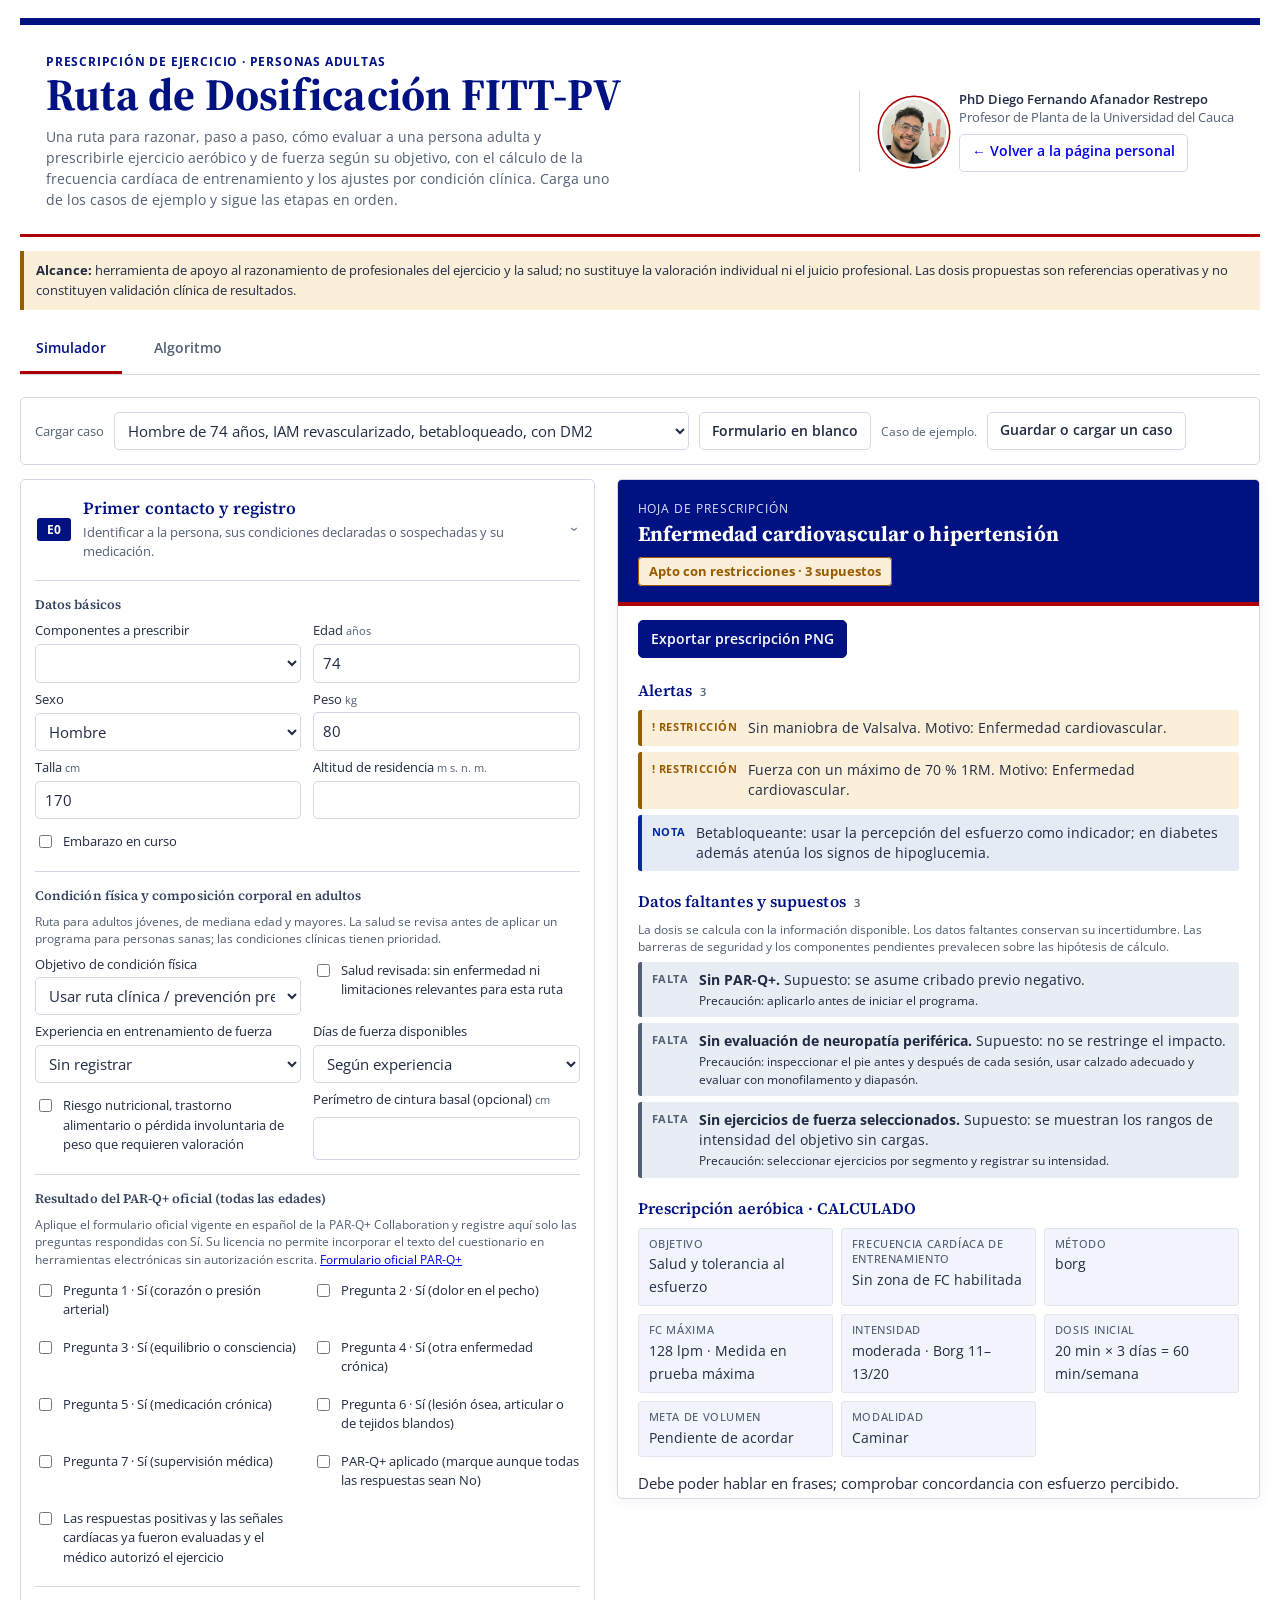
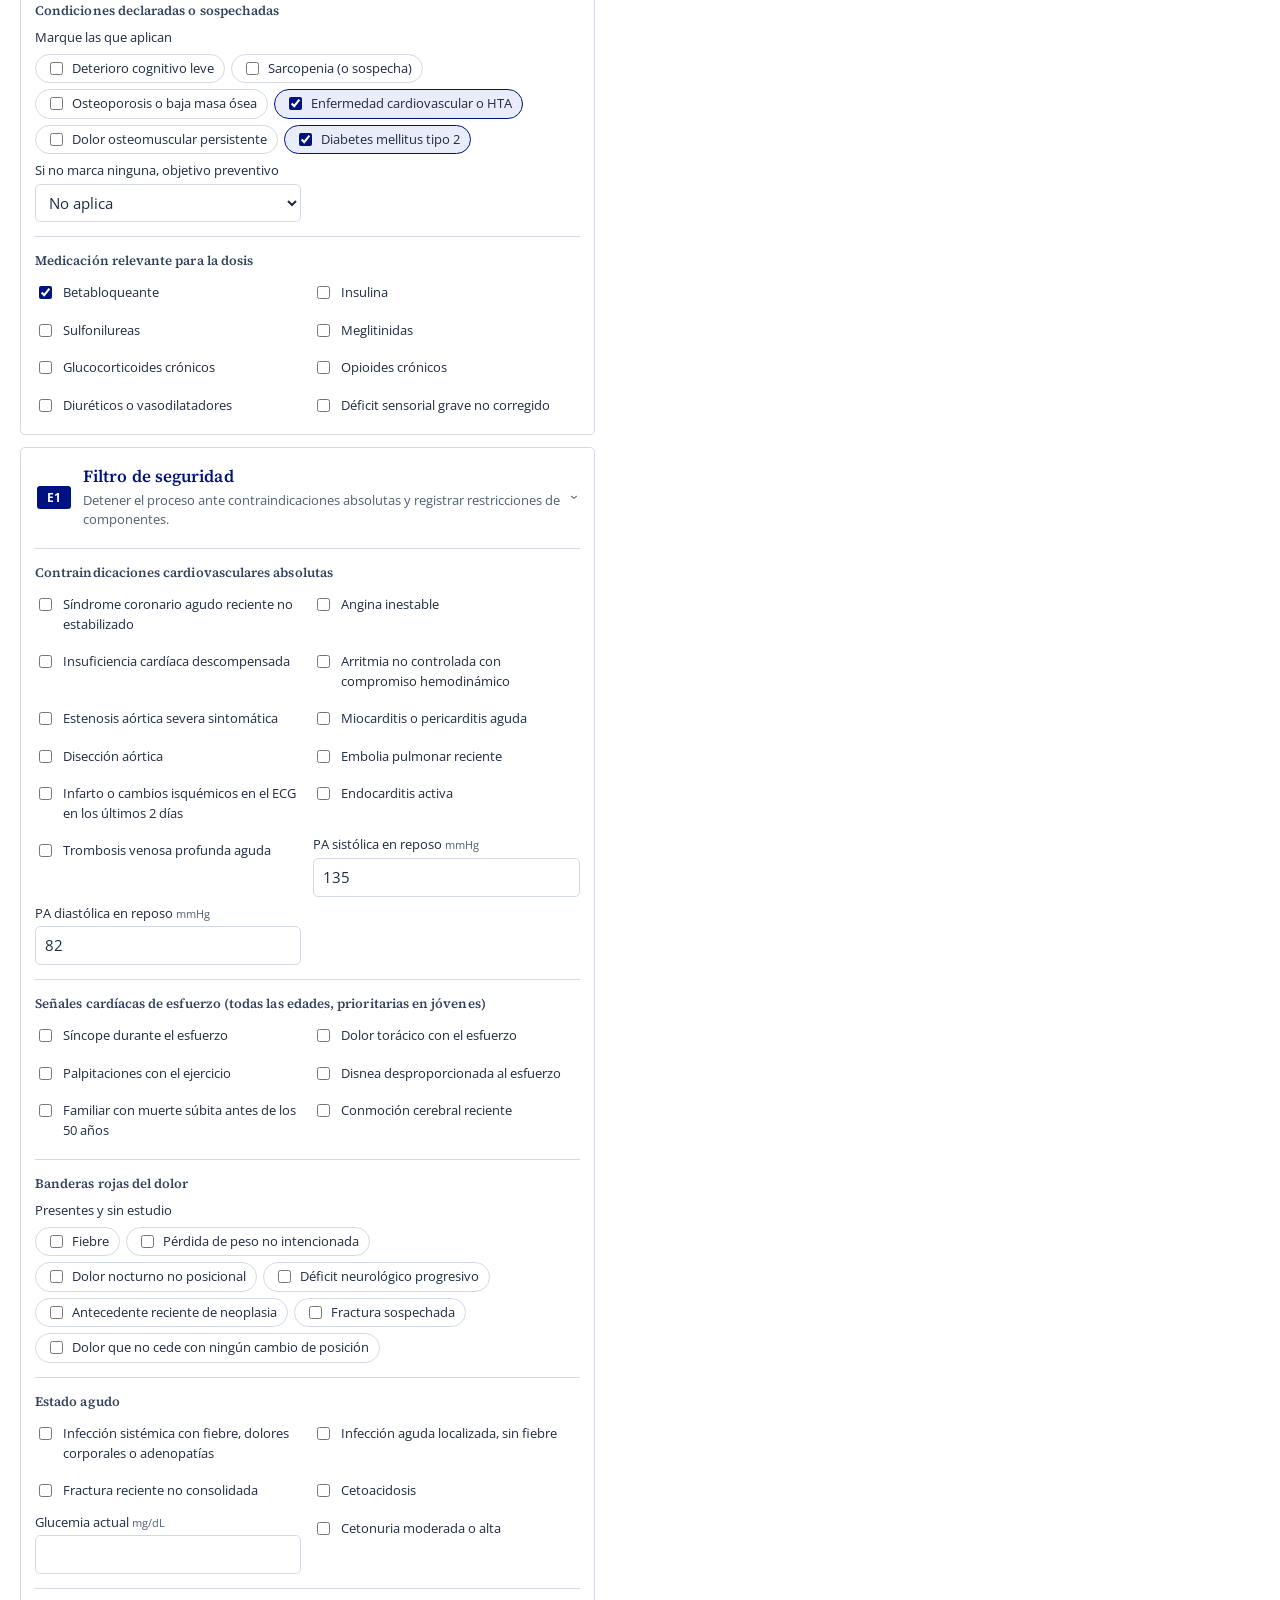
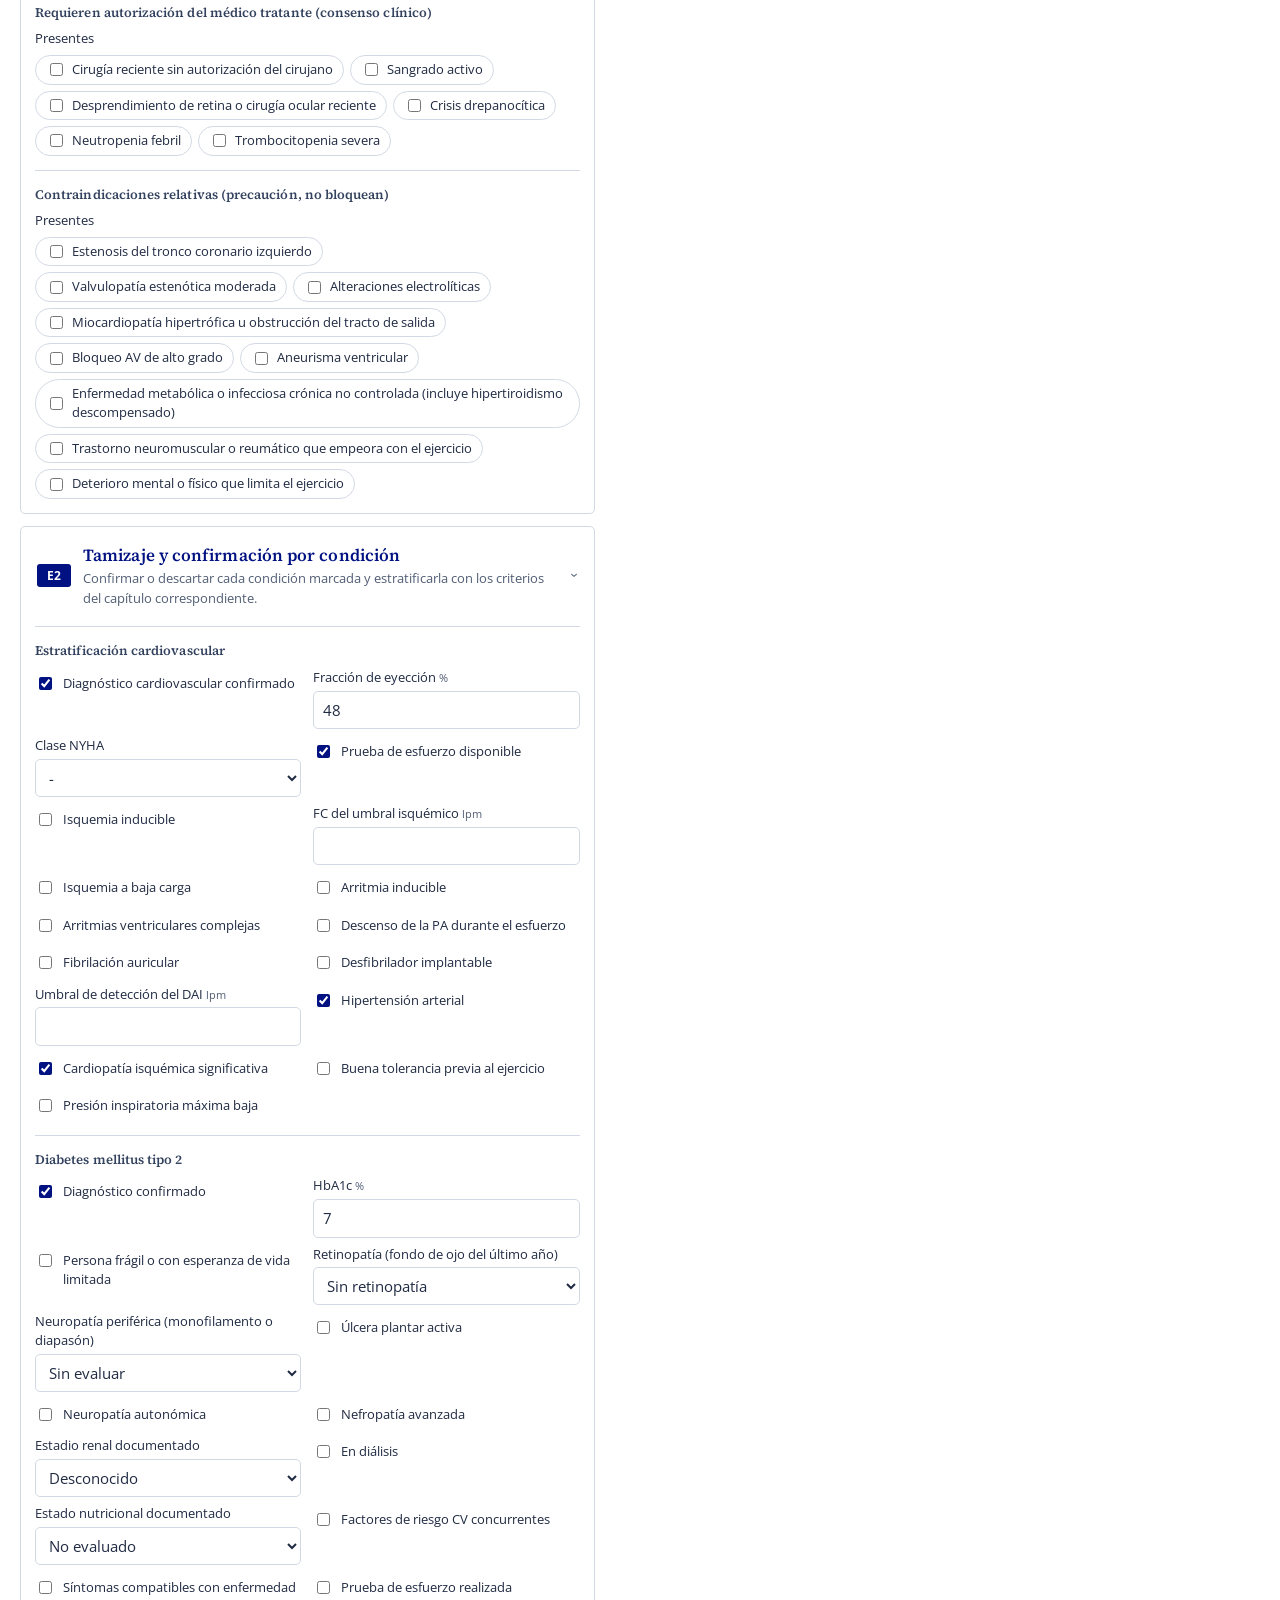
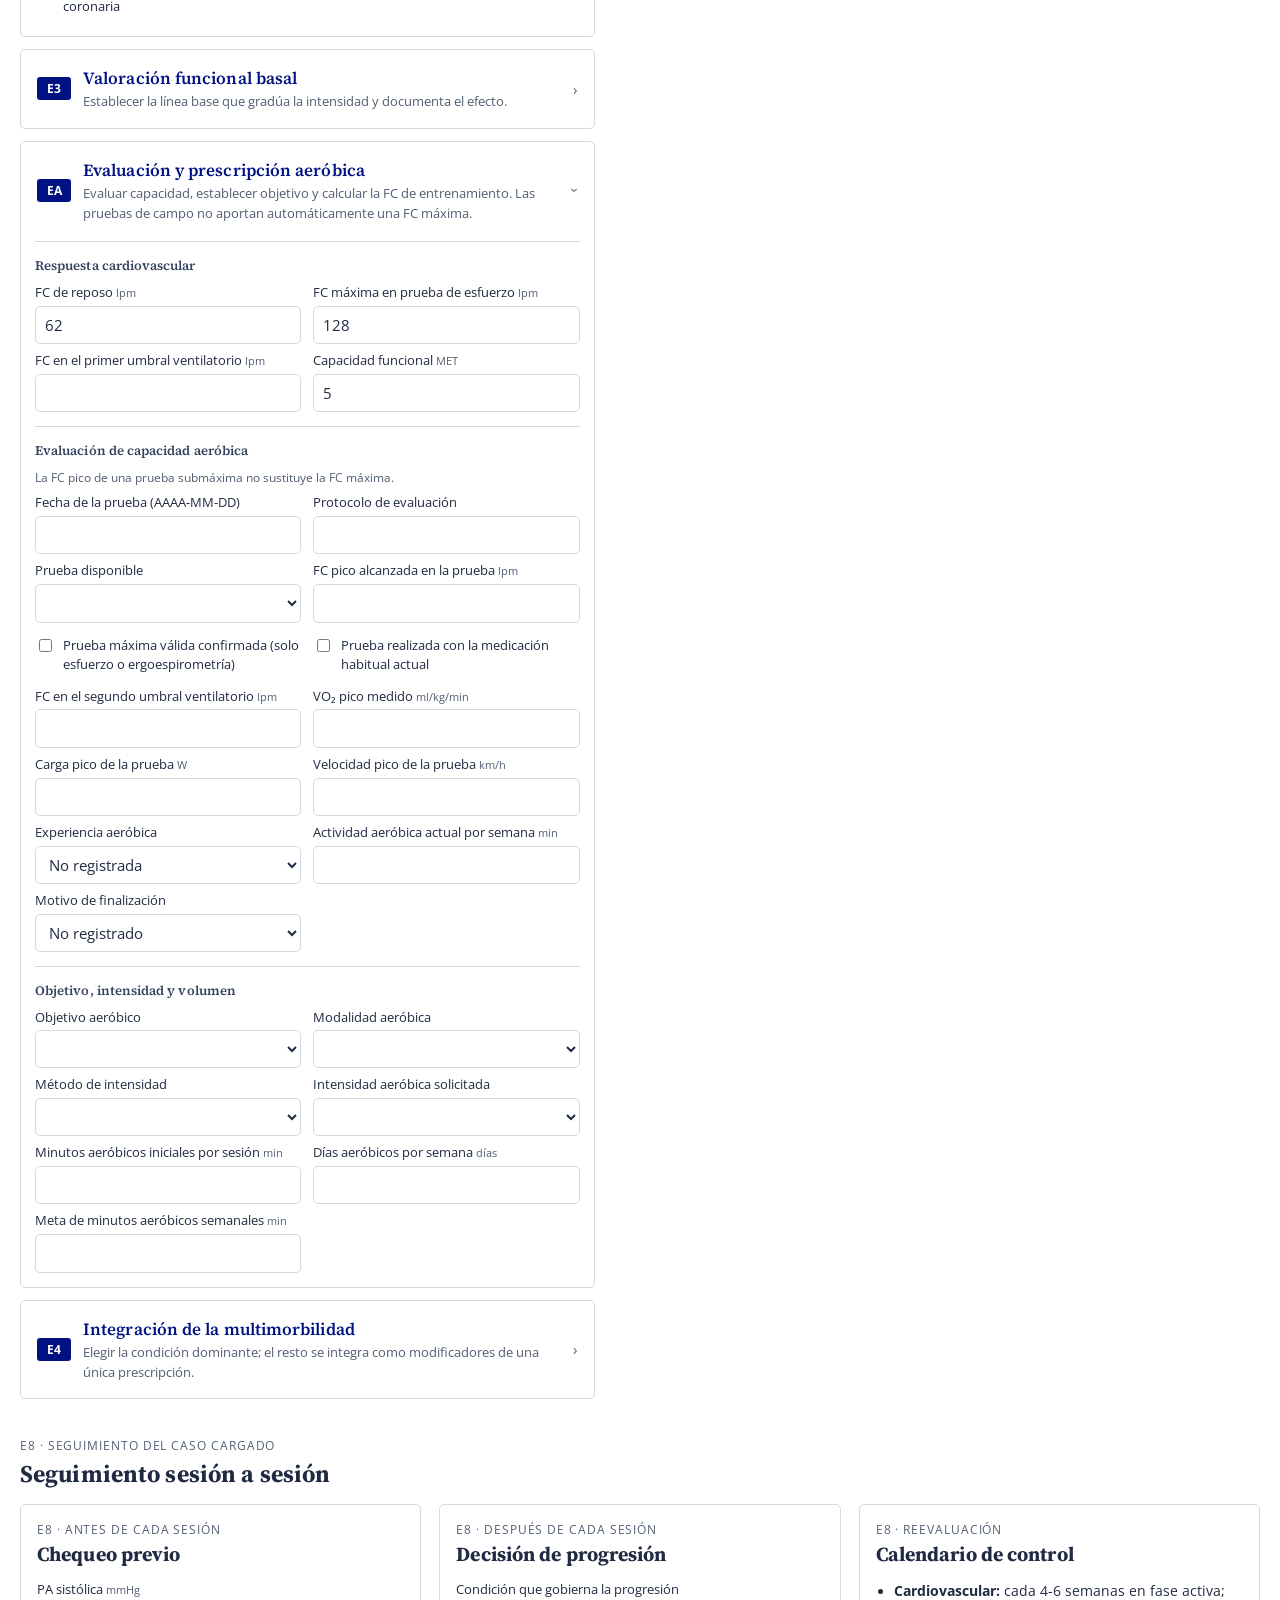
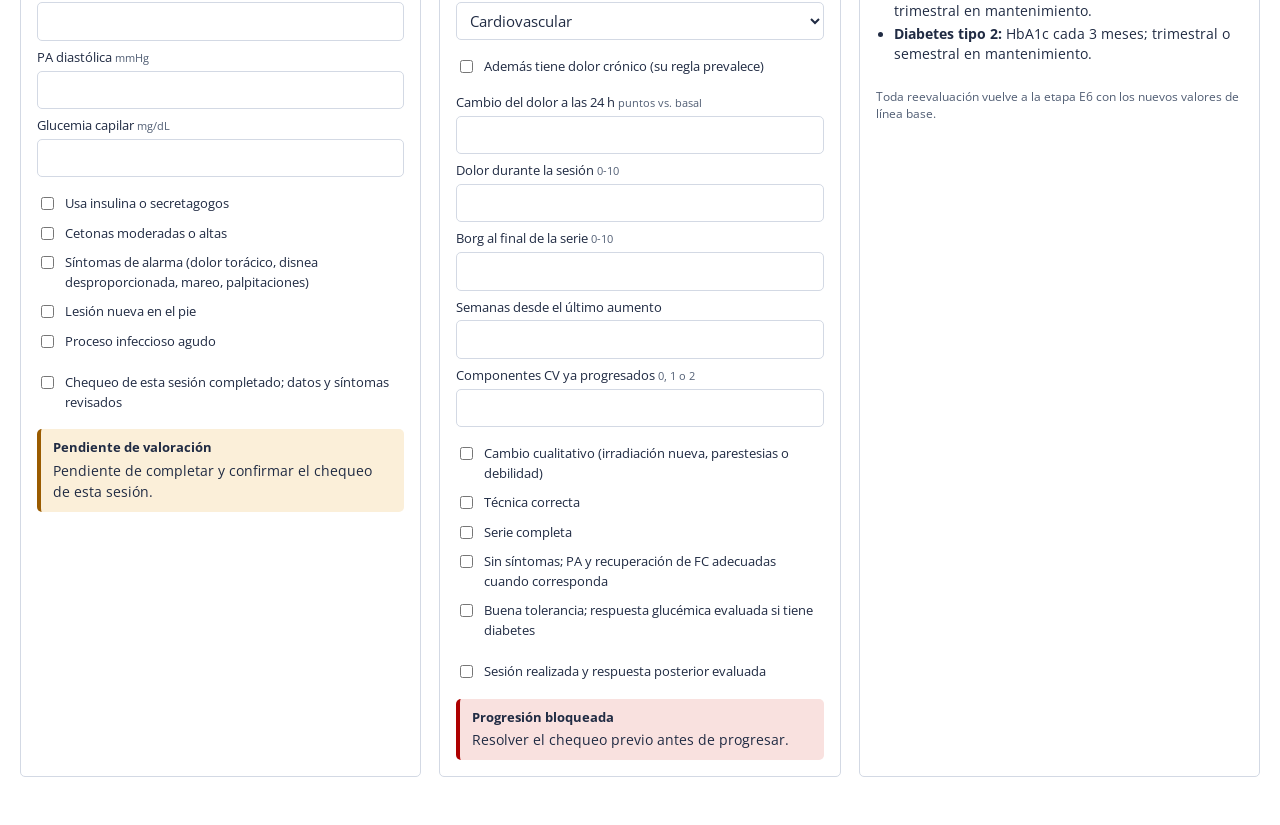
<file: dosificacion/index.html>
<!doctype html>
<html lang="es" data-page="dosificacion">
<head>
<meta charset="utf-8"><link rel="preconnect" href="https://fonts.googleapis.com"><link rel="preconnect" href="https://fonts.gstatic.com" crossorigin><link rel="stylesheet" href="https://fonts.googleapis.com/css2?family=Open+Sans:ital,wght@0,300..800;1,400&family=Source+Serif+4:ital,opsz,wght@0,8..60,300..800;1,8..60,400..700&display=swap">
<meta name="viewport" content="width=device-width, initial-scale=1">
<meta name="description" content="Algoritmo de decisión para la dosificación del ejercicio FITT-PV desde el primer contacto con el paciente.">
<title>Ruta de Dosificación FITT-PV</title>
<link rel="icon" type="image/png" sizes="any" href="./favicon-dosificacion.png?v=3">
<link rel="shortcut icon" type="image/png" href="./favicon-dosificacion.png?v=3">
<style>


/* Concepto: hoja clínica de prescripción. Formulario por etapas a la izquierda, hoja de dosis viva a la derecha. */
:root{
  --bg:#f1f3f7; --surface:#ffffff; --sunk:#e8ecf3; --ink:#161c2b; --muted:#56607a; --line:#d3d9e4;
  --accent:#001282; --accent-soft:#e9edfa; --accent-ink:#ffffff;
  --ok:#24704a; --ok-soft:#e1f1e7; --warn:#9a5b00; --warn-soft:#fbefd9; --stop:#ad0000; --stop-soft:#f9e1df; --info:#002a9e; --info-soft:#e4ebf5;
  --f1:#27448f; --f2:#4f6fc0; --f3:#8ea4dc; --f4:#c4d0ee; --f5:#5d6b8a;
  --display:"Open Sans",Arial,sans-serif;
  --body:"Open Sans",Arial,sans-serif;
  --mono:"Open Sans",Arial,sans-serif;
  --r:6px;
}
*{box-sizing:border-box}
body{background:var(--bg);color:var(--ink);font-family:var(--body);font-size:15px;line-height:1.5}
.wrap{max-width:1320px;margin:0 auto;padding-inline:20px;padding-block:0 48px}
h1,h2,h3{font-family:var(--display);text-wrap:balance;margin:0;letter-spacing:.005em}
.mono,.num{font-family:var(--mono);font-variant-numeric:tabular-nums}
.eyebrow{font-family:var(--mono);font-size:11.5px;letter-spacing:.08em;text-transform:uppercase;color:var(--muted)}
button,select,input{font:inherit;color:inherit}
:focus-visible{outline:2px solid var(--accent);outline-offset:2px}

/* Cabecera */
header.top{padding-block:28px 14px;display:flex;flex-wrap:wrap;gap:18px 32px;align-items:flex-end;justify-content:space-between;border-bottom:1px solid var(--line)}
header.top h1{font-size:clamp(26px,3.4vw,38px);font-weight:700;line-height:1.05}
header.top p{margin:6px 0 0;color:var(--muted);max-width:68ch}
.firma{font-size:12.5px;color:var(--muted);text-align:right;line-height:1.4}
.firma b{color:var(--ink);font-weight:600}
@media (max-width:640px){.firma{text-align:left}}
.guardar{position:relative}
.guardar>summary{list-style:none;cursor:pointer}
.guardar>summary::-webkit-details-marker{display:none}
.guardar-in{position:absolute;z-index:5;top:calc(100% + 6px);left:0;width:min(440px,calc(100vw - 40px));background:var(--surface);border:1px solid var(--line);border-radius:var(--r);padding:12px;display:grid;gap:8px;box-shadow:0 8px 24px rgba(0,0,0,.12)}
.guardar-in textarea{width:100%;font-family:var(--mono);font-size:12px;background:var(--bg);color:var(--ink);border:1px solid var(--line);border-radius:var(--r);padding:8px}
.ir-hoja{display:none;text-decoration:none;color:var(--accent-ink);background:var(--accent);border-color:var(--accent)}
@media (max-width:980px){.ir-hoja{display:inline-block}}
nav.tabs{display:flex;gap:4px;margin-top:14px;overflow-x:auto;scrollbar-width:none}
nav.tabs button{background:none;border:0;border-bottom:3px solid transparent;padding:10px 14px;font-family:var(--display);font-weight:600;font-size:16px;color:var(--muted);cursor:pointer;white-space:nowrap}
nav.tabs button[aria-selected="true"]{color:var(--ink);border-bottom-color:var(--accent)}
.panel{padding-top:22px}

/* Simulador */
.sim{display:grid;grid-template-columns:minmax(0,1fr) minmax(0,1.12fr);gap:22px;align-items:start}
@media (max-width:980px){.sim{grid-template-columns:1fr}}
.toolbar{display:flex;flex-wrap:wrap;gap:10px;align-items:center;margin-bottom:14px}
.toolbar label{font-size:13px;color:var(--muted)}
select,input[type=number],input[type=text],input[type=date]{background:var(--surface);border:1px solid var(--line);border-radius:var(--r);padding:7px 9px;min-width:0}
input[type=number]{width:100%;font-family:var(--mono)}
.btn{background:var(--surface);border:1px solid var(--line);border-radius:var(--r);padding:7px 12px;cursor:pointer;font-size:13.5px}
.btn:hover{border-color:var(--accent)}
.firma .volver{display:inline-block;margin-top:8px;text-decoration:none}
.aviso-alcance{margin:14px 0 0;padding:10px 12px;border-left:4px solid var(--warn);background:var(--warn-soft);color:var(--ink);font-size:13px}
.btn.primario{background:var(--accent);color:var(--accent-ink);border-color:var(--accent)}

.etapa{background:var(--surface);border:1px solid var(--line);border-radius:var(--r);margin-bottom:12px}
.etapa>summary{list-style:none;cursor:pointer;display:grid;grid-template-columns:auto 1fr auto;gap:12px;align-items:center;padding:12px 14px}
.etapa>summary::-webkit-details-marker{display:none}
.etapa .cod{font-family:var(--mono);font-size:12px;background:var(--accent-soft);color:var(--accent);padding:3px 7px;border-radius:4px;font-weight:500}
.etapa h2{font-size:18px;font-weight:600}
.etapa .prop{font-size:13px;color:var(--muted);margin-top:1px}
.etapa .flecha{color:var(--muted);transition:transform .15s}
.etapa[open] .flecha{transform:rotate(90deg)}
.etapa .cuerpo{padding:2px 14px 14px;display:grid;gap:14px}
.grupo{border-top:1px dashed var(--line);padding-top:12px}
.grupo h3{font-family:var(--body);font-size:13px;font-weight:600;color:var(--muted);margin-bottom:8px}
.campos{display:grid;grid-template-columns:repeat(auto-fill,minmax(190px,1fr));gap:8px 12px}
.campo{display:grid;gap:3px;min-width:0}
.campo>span{font-size:12.5px;color:var(--ink)}
.campo small{color:var(--muted);font-size:11px}
.chk{display:flex;gap:8px;align-items:flex-start;font-size:13px;padding:5px 0;cursor:pointer;min-width:0}
.chk input{margin-top:3px;accent-color:var(--accent)}
.multi{grid-column:1/-1;display:flex;flex-wrap:wrap;gap:6px}
.multi .lbl{width:100%;font-size:12.5px}
.chip-op{display:inline-flex;align-items:center;gap:6px;border:1px solid var(--line);border-radius:99px;padding:4px 10px;font-size:13px;cursor:pointer;background:var(--surface)}
.chip-op:has(input:checked){background:var(--accent-soft);border-color:var(--accent);color:var(--ink)}
.chip-op input{accent-color:var(--accent)}
.oculto-cond{display:none}

/* Hoja de prescripción */
.hoja{position:sticky;top:calc(env(safe-area-inset-top,0px) + 12px);background:var(--surface);border:1px solid var(--line);border-radius:var(--r);overflow:hidden}
@media (max-width:980px){.hoja{position:static}}
.hoja-cab{padding:16px 18px;border-bottom:1px solid var(--line);display:flex;flex-wrap:wrap;gap:10px 16px;align-items:center;justify-content:space-between;
  background-image:linear-gradient(var(--line) 1px,transparent 1px),linear-gradient(90deg,var(--line) 1px,transparent 1px);background-size:14px 14px;background-position:-1px -1px}
.hoja-cab>div{background:var(--surface);padding:4px 8px;border-radius:4px}
.hoja-cab h2{font-size:21px;font-weight:700}
.estado{font-family:var(--mono);font-size:12.5px;font-weight:500;padding:5px 10px;border-radius:99px;border:1px solid currentColor;white-space:nowrap}
.e-APTO{color:var(--ok);background:var(--ok-soft)}
.e-APTO_CON_RESTRICCIONES{color:var(--warn);background:var(--warn-soft)}
.e-DATOS_INVALIDOS,.e-NO_INICIAR,.e-FUERA_DE_ALCANCE{color:var(--stop);background:var(--stop-soft)}
.e-REQUIERE_DECISION{color:var(--info);background:var(--info-soft)}
.hoja-cuerpo{padding:16px 18px;display:grid;gap:18px;max-height:calc(100vh - 60px);overflow:auto}
@media (max-width:980px){.hoja-cuerpo{max-height:none}}
.sec h3{font-size:15px;font-weight:600;margin-bottom:8px;display:flex;gap:8px;align-items:baseline}
.sec h3 .eyebrow{font-size:10.5px}
.alertas{display:grid;gap:6px}
.al{display:grid;grid-template-columns:auto 1fr;gap:10px;padding:8px 10px;border-radius:var(--r);font-size:13.5px;border-left:4px solid}
.al .tag{font-family:var(--mono);font-size:10.5px;text-transform:uppercase;letter-spacing:.06em;padding-top:2px}
.al .src{display:block;font-size:11.5px;color:var(--muted);margin-top:2px}
.al-stop,.al-fuera{background:var(--stop-soft);border-color:var(--stop)} .al-stop .tag,.al-fuera .tag{color:var(--stop)}
.al-restriccion,.al-conflicto{background:var(--warn-soft);border-color:var(--warn)} .al-restriccion .tag,.al-conflicto .tag{color:var(--warn)}
.al-precaucion{background:var(--warn-soft);border-color:color-mix(in srgb,var(--warn) 55%,transparent)} .al-precaucion .tag{color:var(--warn)}
.al-supuesto{background:var(--sunk);border-color:var(--muted)} .al-supuesto .tag{color:var(--muted)}
.al-info,.al-decision{background:var(--info-soft);border-color:var(--info)} .al-info .tag,.al-decision .tag{color:var(--info)}
.pend{margin:0;padding-left:18px;font-size:13.5px;display:grid;gap:3px}
.pend li::marker{color:var(--warn)}
.kv{display:grid;grid-template-columns:repeat(auto-fit,minmax(150px,1fr));gap:8px}
.kv div{background:var(--sunk);border-radius:var(--r);padding:8px 10px;min-width:0}
.kv b{display:block;font-family:var(--mono);font-size:10.5px;letter-spacing:.06em;text-transform:uppercase;color:var(--muted);font-weight:500}
.kv span{font-size:13.5px}
.comp{border:1px solid var(--line);border-radius:var(--r);padding:10px 12px;display:grid;gap:6px}
.comp+.comp{margin-top:8px}
.comp h4{margin:0;font-family:var(--display);font-size:16px;font-weight:600}
.fitt{display:grid;grid-template-columns:88px 1fr;gap:3px 10px;font-size:13.5px;margin:0}
.fzbox{display:grid;gap:12px}
.fzbox .fila3{display:grid;grid-template-columns:repeat(auto-fit,minmax(180px,1fr));gap:8px 12px}
.fzbox .seglbl{font-size:12.5px;font-weight:600;color:var(--muted);margin-bottom:4px}
.fzbox .chip-op.bloq{opacity:.55;text-decoration:line-through}
.fzt{border-collapse:collapse;width:100%;font-size:13px}
.fzt th,.fzt td{text-align:left;padding:5px 6px;border-bottom:1px solid var(--line);vertical-align:middle}
.fzt th{font-size:11.5px;color:var(--muted);font-weight:500}
.fzt input{width:90px}
.al .acc{grid-column:2;display:flex;gap:6px;flex-wrap:wrap;margin-top:6px}
.al .acc button{font-size:12px;padding:3px 9px;border-radius:99px;border:1px solid var(--line);background:var(--surface);cursor:pointer}
.al .acc button[aria-pressed="true"]{background:var(--ink);color:var(--bg);border-color:var(--ink)}
.al.omitida{opacity:.72;background:var(--sunk);border-color:var(--muted)}
.al.omitida .txt{text-decoration:line-through;text-decoration-color:var(--muted)}
.omit-banner{border:1.5px solid var(--warn);background:var(--warn-soft);border-radius:var(--r);padding:8px 12px;font-size:13.5px}
.arbol-in{border-top:1px dashed var(--line);padding-top:6px;display:grid;gap:4px}
.fitt dt{font-family:var(--mono);font-size:11px;text-transform:uppercase;letter-spacing:.05em;color:var(--muted);padding-top:2px}
.fitt dd{margin:0;min-width:0}
.zona{font-family:var(--mono);font-size:12.5px;background:var(--accent-soft);color:var(--ink);padding:1px 6px;border-radius:4px;margin-right:4px;white-space:nowrap}
.src{font-size:11.5px;color:var(--muted)}
table.cargas{border-collapse:collapse;font-size:12.5px;width:100%}
table.cargas th,table.cargas td{text-align:left;padding:4px 6px;border-bottom:1px solid var(--line)}
table.cargas th{font-weight:500;color:var(--muted);font-size:11.5px}
table.cargas td.num{white-space:nowrap}
.tabla-scroll{overflow-x:auto}
.barra{display:flex;height:34px;border-radius:var(--r);overflow:hidden;border:1px solid var(--line)}
.barra div{display:flex;align-items:center;justify-content:center;font-family:var(--mono);font-size:12px;color:var(--accent-ink);min-width:0;overflow:hidden;white-space:nowrap}
.fases-l{display:grid;gap:4px;margin-top:8px;font-size:13px}
.fases-l div{display:grid;grid-template-columns:14px 150px 52px 1fr;gap:8px;align-items:baseline}
@media (max-width:560px){.fases-l div{grid-template-columns:14px 1fr 52px}.fases-l div .ct{grid-column:2/-1}}
.dot{width:10px;height:10px;border-radius:2px;display:inline-block}
.semana{display:grid;grid-template-columns:repeat(7,minmax(0,1fr));gap:4px}
.dia{background:var(--sunk);border-radius:var(--r);padding:6px;min-height:78px;display:flex;flex-direction:column;gap:4px;min-width:0}
.dia b{font-family:var(--mono);font-size:11px;color:var(--muted);font-weight:500}
.ses{font-size:11px;line-height:1.25;background:var(--accent);color:var(--accent-ink);padding:4px 5px;border-radius:4px;overflow-wrap:anywhere}
.ses.comp2{background:var(--surface);color:var(--ink);border:1px solid var(--line)}
.ses .m{font-family:var(--mono);display:block;opacity:.85}
.vol{display:flex;flex-wrap:wrap;gap:6px 18px;font-size:13px;margin-top:8px}
.prog{margin:0;padding:0;list-style:none;display:grid;gap:6px;font-size:13.5px}
.prog li{display:grid;grid-template-columns:auto 1fr;gap:10px}
.prog .sem{font-family:var(--mono);font-size:12px;background:var(--sunk);padding:2px 7px;border-radius:4px;white-space:nowrap;align-self:start}
ul.simple{margin:0;padding-left:18px;font-size:13.5px;display:grid;gap:3px}
.dos{display:grid;grid-template-columns:repeat(auto-fit,minmax(240px,1fr));gap:14px}
details.traza summary{cursor:pointer;font-size:13.5px;color:var(--muted)}
.traza ol{font-size:12.5px;padding-left:20px;display:grid;gap:4px;margin:8px 0 0}
.traza .et{font-family:var(--mono);color:var(--accent)}

/* Flujograma */
.flujo{display:grid;gap:0;max-width:980px}
.paso{display:grid;grid-template-columns:minmax(0,1fr) minmax(0,300px);gap:0 28px;position:relative}
@media (max-width:760px){.paso{grid-template-columns:1fr}}
.nodo{background:var(--surface);border:1px solid var(--line);border-radius:var(--r);padding:12px 14px;position:relative}
.nodo .cod{font-family:var(--mono);font-size:12px;color:var(--accent)}
.nodo h3{font-size:18px;font-weight:600;margin:2px 0 4px}
.nodo p{margin:0;font-size:13.5px;color:var(--muted)}
.nodo ul{margin:6px 0 0;padding-left:18px;font-size:13.5px;display:grid;gap:2px}
.nodo.decision{border-color:var(--accent);background:var(--accent-soft)}
.nodo.decision h3::before{content:"";display:inline-block;width:10px;height:10px;border:2px solid var(--accent);transform:rotate(45deg);margin-right:10px;vertical-align:2px}
.conector{height:26px;margin-left:28px;border-left:2px solid var(--line);position:relative}
.conector::after{content:"";position:absolute;left:-6px;bottom:-1px;border:5px solid transparent;border-top:7px solid var(--line)}
.conector span{position:absolute;left:12px;top:4px;font-family:var(--mono);font-size:11.5px;color:var(--muted)}
.rama{align-self:center;display:flex;align-items:center;gap:10px;position:relative}
.rama::before{content:"";position:absolute;left:-28px;width:28px;top:50%;border-top:2px dashed var(--stop)}
@media (max-width:760px){.rama{margin:8px 0 0 28px}.rama::before{display:none}}
.rama.info::before{border-color:var(--info)}
.terminal{border:1.5px solid var(--stop);background:var(--stop-soft);border-radius:var(--r);padding:8px 12px;font-size:13.5px;width:100%}
.terminal b{font-family:var(--mono);font-size:12px;color:var(--stop);display:block}
.rama.info .terminal{border-color:var(--info);background:var(--info-soft)}
.rama.info .terminal b{color:var(--info)}
.mini{display:grid;grid-template-columns:repeat(auto-fit,minmax(200px,1fr));gap:8px;margin-top:10px}
.mini div{background:var(--surface);border:1px solid var(--line);border-radius:var(--r);padding:8px 10px;font-size:12.5px}
.mini b{display:block;font-family:var(--display);font-size:14px;margin-bottom:2px}
.lazo{border:1.5px dashed var(--accent);border-radius:var(--r);padding:10px 14px;font-size:13.5px;margin-top:10px}

/* Seguimiento y desarrollo */
.tarjetas{display:grid;grid-template-columns:repeat(auto-fit,minmax(320px,1fr));gap:18px}
.tarjeta{background:var(--surface);border:1px solid var(--line);border-radius:var(--r);padding:16px;display:grid;gap:12px;align-content:start;min-width:0}
.tarjeta h2{font-size:20px}
.res{border-radius:var(--r);padding:10px 12px;font-size:14px;border-left:4px solid var(--line);background:var(--sunk)}
.res b{font-family:var(--mono);font-size:12.5px;display:block;margin-bottom:2px}
.res.verde,.res.REALIZAR,.res.PROGRESAR{border-color:var(--ok);background:var(--ok-soft)} .res.verde b,.res.REALIZAR b,.res.PROGRESAR b{color:var(--ok)}
.res.amarillo,.res.REALIZAR_MODIFICADA,.res.MANTENER{border-color:var(--warn);background:var(--warn-soft)} .res.amarillo b,.res.REALIZAR_MODIFICADA b,.res.MANTENER b{color:var(--warn)}
.res.BLOQUEADA,.res.rojo,.res.NO_REALIZAR,.res.REDUCIR{border-color:var(--stop);background:var(--stop-soft)} .res.rojo b,.res.NO_REALIZAR b,.res.REDUCIR b{color:var(--stop)}
.prosa{max-width:76ch}
.prosa p{margin:0 0 10px}
table.cfg{border-collapse:collapse;width:100%;font-size:13px}
table.cfg th,table.cfg td{text-align:left;padding:6px 8px;border-bottom:1px solid var(--line);vertical-align:top}
table.cfg th{font-size:11.5px;color:var(--muted);font-weight:500;font-family:var(--mono);text-transform:uppercase;letter-spacing:.05em}
.pill{font-family:var(--mono);font-size:11px;padding:2px 7px;border-radius:99px;white-space:nowrap}
.pill.si{background:var(--ok-soft);color:var(--ok)} .pill.no{background:var(--warn-soft);color:var(--warn)}
pre.code{background:var(--sunk);border:1px solid var(--line);border-radius:var(--r);padding:12px;font-family:var(--mono);font-size:12px;overflow:auto;max-height:420px;margin:0;white-space:pre}
.copiar-ok{font-size:12.5px;color:var(--ok)}

/* Árbol de fuerza */
.fza{display:grid;grid-template-columns:minmax(0,.9fr) minmax(0,1.1fr);gap:22px;align-items:start}
@media (max-width:1040px){.fza{grid-template-columns:1fr}}
.preg{display:grid;gap:6px}
.preg>span{font-size:13.5px;font-weight:500}
.seg{display:flex;flex-wrap:wrap;gap:6px}
.seg button{border:1px solid var(--line);background:var(--surface);border-radius:99px;padding:6px 12px;font-size:13.5px;cursor:pointer}
.seg button[aria-pressed="true"]{background:var(--accent);color:var(--accent-ink);border-color:var(--accent)}
.seg.daniels button{min-width:42px;font-family:var(--mono)}
.qnp-box{border:1.5px dashed var(--stop);border-radius:var(--r);padding:10px 12px;display:grid;gap:6px;background:var(--stop-soft)}
.qnp-box b{font-family:var(--display);font-size:15px;color:var(--stop)}
.qnp-box input[type=text]{background:var(--surface);border:1px solid var(--line);border-radius:var(--r);padding:7px 9px;width:100%}
.dosis-card{border:1.5px solid var(--accent);border-radius:var(--r);overflow:hidden}
.dosis-card .cab{background:var(--accent);color:var(--accent-ink);padding:10px 14px;display:flex;justify-content:space-between;gap:10px;flex-wrap:wrap;align-items:baseline}
.dosis-card .cab h3{font-size:19px}
.dosis-card .cuerpo{padding:12px 14px;display:grid;gap:10px}
.cifras{display:grid;grid-template-columns:repeat(auto-fit,minmax(120px,1fr));gap:8px}
.cifras div{background:var(--sunk);border-radius:var(--r);padding:8px 10px;min-width:0}
.cifras b{display:block;font-family:var(--mono);font-size:10.5px;text-transform:uppercase;letter-spacing:.06em;color:var(--muted);font-weight:500}
.cifras span{font-size:14px;font-weight:500}
.cifras .grande{font-family:var(--mono);font-size:17px}
.arbol{background:var(--surface);border:1px solid var(--line);border-radius:var(--r);padding:16px;display:grid;gap:10px;position:relative}
.fila{display:grid;gap:8px}
.fila.c2{grid-template-columns:repeat(2,minmax(0,1fr))}
.fila.c4{grid-template-columns:repeat(4,minmax(0,1fr))}
@media (max-width:640px){.fila.c4{grid-template-columns:repeat(2,minmax(0,1fr))}}
.an{border:1px solid var(--line);border-radius:var(--r);padding:7px 9px;font-size:12.5px;background:var(--surface);min-width:0;transition:background .15s,border-color .15s;opacity:.62}
.an h4{margin:0 0 2px;font-family:var(--display);font-size:14.5px;font-weight:600}
.an.dec h4::before{content:"";display:inline-block;width:7px;height:7px;border:1.5px solid var(--accent);transform:rotate(45deg);margin-right:7px;vertical-align:1px}
.an small{display:block;color:var(--muted);font-size:11.5px}
.arbol.estatico .an{opacity:1}
.an.on{opacity:1;border-color:var(--accent);background:var(--accent-soft);box-shadow:inset 3px 0 0 var(--accent)}
.an.filtro{border:1.5px dashed var(--stop);background:var(--stop-soft);opacity:1}
.an.filtro h4{color:var(--stop)}
.an.term{border-width:1.5px}
.an ul{margin:4px 0 0;padding-left:15px;display:grid;gap:1px}
.baja{display:flex;justify-content:center;color:var(--muted);font-family:var(--mono);font-size:12px;line-height:1}
.rama-l{font-family:var(--mono);font-size:10.5px;color:var(--muted);text-transform:uppercase;letter-spacing:.06em;margin-bottom:2px}
.col{display:grid;gap:6px;align-content:start;min-width:0}
.cruce{font-size:12px;color:var(--stop);font-family:var(--mono);text-align:center}
.venn{display:flex;gap:14px;align-items:center;flex-wrap:wrap}
.venn svg{width:170px;height:auto;flex:none}
.venn p{margin:0;font-size:13px;color:var(--muted);flex:1;min-width:180px}
@media (prefers-reduced-motion:reduce){*{transition:none!important}}
[aria-invalid="true"]{outline:2px solid var(--stop)}
.res.PENDIENTE{border-color:var(--warn);background:var(--warn-soft)}

/* Identidad tipográfica y señalética: manual Unicauca 2024, sin logos. */
:root{color-scheme:light;--bg:#f4f5f8;--ink:#202b43;--muted:#515e74;--r:5px}
body{margin:0}
header.top{background:#fff;border-top:7px solid #001282;border-bottom:3px solid #ad0000;padding:28px 26px 24px;margin-top:18px;align-items:center}
header.top h1{font-family:"Source Serif 4",Georgia,serif;font-size:clamp(32px,3.5vw,46px);color:#001282;line-height:1.12}
header.top .eyebrow{color:#001282;font-family:var(--body);font-weight:700;letter-spacing:.07em}
header.top p{font-size:14px;max-width:72ch}.firma{border-left:1px solid var(--line);padding-left:22px;text-align:left}
nav.tabs{border-bottom:1px solid var(--line);gap:16px}nav.tabs button{font:600 14px var(--body);padding:14px 16px}
nav.tabs button[aria-selected="true"]{color:#001282;border-bottom-color:#ad0000;background:#fff}
.toolbar{background:#fff;border:1px solid var(--line);padding:14px;border-radius:5px}
.etapa>summary{padding:16px}.etapa .cod{background:#001282;color:#fff;font:700 12px var(--body);border-radius:3px;min-width:34px;text-align:center}
.etapa h2{color:#001282;font-size:17px}.grupo{border-top:1px solid var(--line);padding-top:14px}.grupo h3{color:#33425e;font-size:13px}
.hoja-cab{background:#001282;border-bottom:4px solid #ad0000;color:#fff;padding:20px}.hoja-cab>div{background:transparent;padding:0}.hoja-cab h2{font-size:21px;color:#fff}.hoja-cab .eyebrow{color:#e1e7ff}
.hoja{box-shadow:0 3px 14px #0012820c}.hoja-cuerpo{padding:20px}.sec h3{color:#001282;font-size:16px}.kv>div{background:#f1f4fa;border:1px solid #e0e5ef;border-radius:3px}
.estado{border-radius:4px;font-weight:700}.tag{font-weight:700}.al{border-left-width:4px;border-radius:3px}.al-stop .tag::before{content:'! ';font-weight:800}.al-restriccion .tag::before{content:'! '}
.btn{font-weight:600;min-height:38px}.btn:disabled{opacity:.5;cursor:not-allowed}#exportar-ficha{margin:14px 20px 0;background:#001282;color:white;border-color:#001282}
input[type=text],input[type=date]{width:100%}#dialogo-exportacion label{display:grid;gap:6px;font-size:13px}#dialogo-exportacion::backdrop{background:#00123c88}#dialogo-exportacion h2{color:#001282}#dialogo-exportacion{padding:24px}
@media(max-width:640px){header.top{padding:20px;margin-top:8px}.firma{border-left:0;padding-left:0}.wrap{padding-inline:12px}.hoja-cab{padding:16px}.al{grid-template-columns:1fr}.hoja-cuerpo{padding:14px}}
</style>
<link rel="stylesheet" href="../assets/sitio.css">
<script defer src="../assets/sitio.js"></script>
</head>
<body>

<div class="wrap">
  <header class="top">
    <div>
      <div class="eyebrow">Prescripción de ejercicio · Personas adultas</div>
      <h1>Ruta de Dosificación FITT-PV</h1>
      <p>Una ruta para razonar, paso a paso, cómo evaluar a una persona adulta y prescribirle ejercicio aeróbico y de fuerza según su objetivo, con el cálculo de la frecuencia cardíaca de entrenamiento y los ajustes por condición clínica. Carga uno de los casos de ejemplo y sigue las etapas en orden.</p>
    </div>
    <div class="firma"><img class="perfil-grande" src="../assets/perfil.jpg" width="64" height="64" alt="Foto de Diego Fernando Afanador Restrepo" decoding="async"><div><b>PhD Diego Fernando Afanador Restrepo</b><br>Profesor de Planta de la Universidad del Cauca<br><a class="btn volver" href="../index.html">← Volver a la página personal</a></div></div>
  </header>
  <aside class="aviso-alcance"><strong>Alcance:</strong> herramienta de apoyo al razonamiento de profesionales del ejercicio y la salud; no sustituye la valoración individual ni el juicio profesional. Las dosis propuestas son referencias operativas y no constituyen validación clínica de resultados.</aside>
  <nav class="tabs" role="tablist">
    <button role="tab" id="t-sim" aria-selected="true" data-p="p-sim">Simulador</button>
    <button role="tab" id="t-alg" aria-selected="false" data-p="p-alg">Algoritmo</button>
  </nav>

  <!-- SIMULADOR -->
  <section class="panel" id="p-sim" role="tabpanel">
    <div class="toolbar">
      <label for="caso">Cargar caso</label>
      <select id="caso"></select>
      <button class="btn" id="limpiar" type="button">Formulario en blanco</button>
      <span class="src" id="caso-nota"></span>
      <details class="guardar" id="guardar"><summary class="btn">Guardar o cargar un caso</summary>
        <div class="guardar-in">
          <p class="src" style="margin:0">Los datos se guardan solos en este navegador y se recuperan al volver a abrir la herramienta. Para conservarlos en otro equipo o compartirlos, copie el caso y péguelo después aquí.</p>
          <textarea id="caso-txt" rows="5" placeholder="Pegue aquí un caso copiado"></textarea>
          <div class="toolbar" style="margin:0"><button class="btn" type="button" id="caso-copiar">Copiar el caso actual</button><button class="btn" type="button" id="caso-cargar">Cargar el caso pegado</button><span class="copiar-ok" id="caso-ok"></span></div>
        </div>
      </details>
      <a class="btn ir-hoja" href="#hoja-ancla">Ver la dosis</a>
    </div>
    <div class="sim">
      <form id="form" autocomplete="off"></form>
      <aside class="hoja" id="hoja-ancla" aria-live="polite">
        <div class="hoja-cab">
          <div><div class="eyebrow">Hoja de prescripción</div><h2 id="h-titulo">Dosis</h2></div>
          <div><span class="estado" id="h-estado">-</span></div>
        </div>
        <button type="button" class="btn" id="exportar-ficha">Exportar prescripción PNG</button><div class="hoja-cuerpo" id="hoja"></div>
      </aside>
    </div>
    <div style="margin-top:26px">
      <div class="eyebrow">E8 · Seguimiento del caso cargado</div>
      <h2 style="font-size:24px;margin:2px 0 12px">Seguimiento sesión a sesión</h2>
      <div class="tarjetas">
      <form class="tarjeta" id="f-pre" autocomplete="off">
        <div><div class="eyebrow">E8 · Antes de cada sesión</div><h2>Chequeo previo</h2></div>
        <div class="campos">
          <label class="campo"><span>PA sistólica <small>mmHg</small></span><input type="number" id="pre-pas"></label>
          <label class="campo"><span>PA diastólica <small>mmHg</small></span><input type="number" id="pre-pad"></label>
          <label class="campo"><span>Glucemia capilar <small>mg/dL</small></span><input type="number" id="pre-gl"></label>
        </div>
        <div>
          <label class="chk"><input type="checkbox" id="pre-ins"> Usa insulina o secretagogos</label>
          <label class="chk"><input type="checkbox" id="pre-cet"> Cetonas moderadas o altas</label>
          <label class="chk"><input type="checkbox" id="pre-sint"> Síntomas de alarma (dolor torácico, disnea desproporcionada, mareo, palpitaciones)</label>
          <label class="chk"><input type="checkbox" id="pre-pie"> Lesión nueva en el pie</label>
          <label class="chk"><input type="checkbox" id="pre-inf"> Proceso infeccioso agudo</label>
        </div>
        <label class="chk"><input type="checkbox" id="pre-confirmado"> Chequeo de esta sesión completado; datos y síntomas revisados</label>
        <div class="res" id="r-pre"></div>
      </form>
      <form class="tarjeta" id="f-post" autocomplete="off">
        <div><div class="eyebrow">E8 · Después de cada sesión</div><h2>Decisión de progresión</h2></div>
        <label class="campo"><span>Condición que gobierna la progresión</span>
          <select id="po-cond"><option value="">Seleccione una condición</option><option value="dolor">Dolor crónico (regla verde-amarillo-rojo)</option><option value="sarcopenia">Sarcopenia</option><option value="osteoporosis">Osteoporosis</option><option value="ecv">Cardiovascular</option><option value="dm2">Diabetes tipo 2</option><option value="dcl">Deterioro cognitivo leve</option></select></label>
        <label class="chk"><input type="checkbox" id="po-dol"> Además tiene dolor crónico (su regla prevalece)</label>
        <div class="campos">
          <label class="campo"><span>Cambio del dolor a las 24 h <small>puntos vs. basal</small></span><input type="number" id="po-delta"></label>
          <label class="campo"><span>Dolor durante la sesión <small>0-10</small></span><input type="number" id="po-ses"></label>
          <label class="campo"><span>Borg al final de la serie <small>0-10</small></span><input type="number" id="po-borg"></label>
          <label class="campo"><span>Semanas desde el último aumento</span><input type="number" id="po-sem"></label>
          <label class="campo"><span>Componentes CV ya progresados <small>0, 1 o 2</small></span><input type="number" id="po-comp"></label>
        </div>
        <div>
          <label class="chk"><input type="checkbox" id="po-cual"> Cambio cualitativo (irradiación nueva, parestesias o debilidad)</label>
          <label class="chk"><input type="checkbox" id="po-tec"> Técnica correcta</label>
          <label class="chk"><input type="checkbox" id="po-serie"> Serie completa</label>
          <label class="chk"><input type="checkbox" id="po-sint"> Sin síntomas; PA y recuperación de FC adecuadas cuando corresponda</label>
          <label class="chk"><input type="checkbox" id="po-tol"> Buena tolerancia; respuesta glucémica evaluada si tiene diabetes</label>
        </div>
        <label class="chk"><input type="checkbox" id="post-confirmado"> Sesión realizada y respuesta posterior evaluada</label>
        <div class="res" id="r-post"></div>
      </form>
      <div class="tarjeta">
        <div><div class="eyebrow">E8 · Reevaluación</div><h2>Calendario de control</h2></div>
        <ul class="simple" id="reeval">
          <li data-c="dcl"><b>Deterioro cognitivo:</b> al cierre de cada ciclo de 12 semanas.</li>
          <li data-c="sarcopenia"><b>Sarcopenia:</b> cada 12 semanas con las pruebas de la línea base.</li>
          <li data-c="osteoporosis"><b>Osteoporosis:</b> DEXA, fuerza y función al final del ciclo de 6-8 meses.</li>
          <li data-c="ecv"><b>Cardiovascular:</b> cada 4-6 semanas en fase activa; trimestral en mantenimiento.</li>
          <li data-c="dolor"><b>Dolor crónico:</b> cada 4-6 semanas en fase activa; trimestral en mantenimiento.</li>
          <li data-c="dm2"><b>Diabetes tipo 2:</b> HbA1c cada 3 meses; trimestral o semestral en mantenimiento.</li>
        </ul>
        <p class="src">Toda reevaluación vuelve a la etapa E6 con los nuevos valores de línea base.</p>
      </div>
    </div>
    </div>
  </section>

  <!-- ALGORITMO -->
  <section class="panel" id="p-alg" role="tabpanel" hidden>
    <div class="flujo" id="flujo"></div>
    <div style="margin-top:28px;max-width:980px">
      <div class="eyebrow">E6b · Componente de fuerza</div>
      <h2 style="font-size:24px;margin:2px 0 6px">Árbol de decisión para la prescripción de fuerza</h2>
      <p class="src" style="margin:0 0 14px;max-width:76ch">Diseño clínico del autor. En el simulador se recorre automáticamente con los datos de la valoración; la condición dominante fija el objetivo y sus rangos.</p>
      <div style="display:grid;gap:14px">
        <div class="arbol estatico" id="fz-arbol"></div>
        <div class="tarjeta venn">
          <svg viewBox="0 0 200 180" role="img" aria-label="Intersección de las tres preguntas">
            <circle cx="72" cy="66" r="52" fill="var(--accent)" fill-opacity=".14" stroke="var(--accent)" stroke-width="1.5"/>
            <circle cx="128" cy="66" r="52" fill="var(--ok)" fill-opacity=".14" stroke="var(--ok)" stroke-width="1.5"/>
            <circle cx="100" cy="114" r="52" fill="var(--stop)" fill-opacity=".12" stroke="var(--stop)" stroke-width="1.5" stroke-dasharray="4 3"/>
            <text x="52" y="52" text-anchor="middle" font-size="11" fill="var(--ink)" font-family="IBM Plex Sans, sans-serif">¿Qué</text><text x="52" y="65" text-anchor="middle" font-size="11" fill="var(--ink)">necesita?</text>
            <text x="148" y="52" text-anchor="middle" font-size="11" fill="var(--ink)">¿Qué</text><text x="148" y="65" text-anchor="middle" font-size="11" fill="var(--ink)">puede?</text>
            <text x="100" y="146" text-anchor="middle" font-size="11" fill="var(--ink)">¿Qué no puede?</text>
            <text x="100" y="94" text-anchor="middle" font-size="11.5" font-weight="600" fill="var(--ink)">Dosis</text>
          </svg>
          <p>La dosis individualizada es la intersección de lo que la persona necesita hacer, lo que puede hacer y lo que no puede hacer. Lo que no puede hacer se registra al inicio y filtra siempre lo que puede hacer antes de entregar la dosis.</p>
        </div>
        <div class="tarjeta">
          <div><div class="eyebrow">Integración con la ruta</div><h2>Objetivo de fuerza según la condición</h2></div>
          <p class="src" style="margin:0">En el simulador, la condición dominante elige el objetivo y ajusta sus rangos; el árbol completa modalidad, método, control y restricciones. La fuerza se prescribe una sola vez.</p>
          <div class="tabla-scroll"><table class="cfg"><thead><tr><th>Condición</th><th>Objetivo del árbol</th><th>Ajuste por condición</th></tr></thead><tbody>
            <tr><td>Sarcopenia</td><td>Hipertrofia + potencia (MMII)</td><td>Técnica 40-50 % (40-45 % si es severa); luego 60-80 %, 2-3 x 8-12. Potencia 40-60 %</td></tr>
            <tr><td>Osteoporosis</td><td>Fuerza</td><td>Técnica 50-60 %; luego 80-85 %, 5 x 5. Con carga alta contraindicada: 50-60 % sin progresión y sin brazos de palanca amplios</td></tr>
            <tr><td>Cardiovascular</td><td>Resistencia a la fuerza</td><td>40-50 % con 10-15 rep.; luego 60-70 % con 8-12; techo de 70 % 1RM</td></tr>
            <tr><td>Dolor crónico</td><td>Hipertrofia</td><td>50-70 % (50 % inicial con sensibilización), 2-3 x 8-15, dolor ≤4-5/10</td></tr>
            <tr><td>Diabetes tipo 2</td><td>Hipertrofia</td><td>50 % dos semanas; luego 60-80 %, 2-3 x 8-12</td></tr>
            <tr><td>Deterioro cognitivo</td><td>No aplica</td><td>La fuerza va integrada en el HIFT</td></tr>
            <tr><td>Prevención</td><td>Fuerza + potencia</td><td>Parámetros del árbol</td></tr>
            <tr><td>Sarcopenia secundaria</td><td>Añade potencia (MMII)</td><td>40-60 % a máxima velocidad</td></tr>
          </tbody></table></div>
        </div>
      </div>
    </div>
  </section>


</div>

<dialog id="dialogo-exportacion" style="width:min(1200px,96vw);max-width:96vw;background:var(--surface);color:var(--ink);border:1px solid var(--line);border-radius:12px">
<h2>Exportar prescripción</h2><p>La ficha usa la dosis calculada y conserva sus restricciones. Completa los datos de identificación; las firmas y verificaciones quedan pendientes de revisión.</p>
<div class="dos"><label>Paciente o código del caso<input id="ex-paciente" type="text" maxlength="160" autocomplete="off"></label><label>Fecha de emisión<input id="ex-fecha" type="date"></label><label>Estudiante<input id="ex-estudiante" type="text" maxlength="160" autocomplete="off"></label><label>Docente supervisor<input id="ex-docente" type="text" maxlength="160" autocomplete="off"></label><label>Objetivo complementario<input id="ex-objetivo" type="text" maxlength="500" autocomplete="off"></label></div>
<p><button class="btn" type="button" id="ex-actualizar">Actualizar ficha</button> <button class="btn" type="button" id="ex-cerrar">Cerrar</button></p><p id="ex-error" role="status"></p>
<iframe id="ex-vista" title="Vista previa de la prescripción exportable" style="width:100%;height:65vh;border:0;background:white"></iframe>
</dialog>
<script>
/*
 * ESQUEMA DE CAPTURA DE DATOS DEL ALGORITMO (etapas E0 a E4)
 * Cada campo indica ruta en el objeto paciente, tipo, unidades, instrumento y sección del libro.
 * La interfaz se genera a partir de este esquema; la app puede reutilizarlo tal cual.
 */
(function (raiz, fabrica) {
  if (typeof module === 'object' && module.exports) module.exports = fabrica();
  else raiz.EsquemaEntrada = fabrica();
})(typeof self !== 'undefined' ? self : this, function () {
  'use strict';
  const si = (ruta, etiqueta, fuente, extra) => Object.assign({ ruta, tipo: 'si_no', etiqueta, fuente }, extra || {});
  // Límites del instrumento o de la magnitud, no umbrales de decisión clínica.
  const n = (ruta, etiqueta, unidad, fuente, extra) => {
    const escala = unidad.match(/(?:puntos \()?([0-9]+)-([0-9]+)/);
    const limites = escala ? { min: Number(escala[1]), max: Number(escala[2]), entero: true, paso: 1 }
      : unidad === '%' ? { min: 0, max: 100 }
      : ['DE', 'm s. n. m.'].includes(unidad) ? {} : { min: 0 };
    if (['lpm', 'mmHg', 'cm', 's', 'MET'].includes(unidad) || ruta === 'peso_kg') limites.exclusivoMin = true;
    return Object.assign({ ruta, tipo: 'numero', etiqueta, unidad, fuente, paso: 'any' }, limites, extra || {});
  };
  const sel = (ruta, etiqueta, opciones, fuente, extra) => Object.assign({ ruta, tipo: 'seleccion', etiqueta, opciones, fuente }, extra || {});
  const multi = (ruta, etiqueta, opciones, fuente, extra) => Object.assign({ ruta, tipo: 'multiple', etiqueta, opciones, fuente }, extra || {});

  const ETAPAS = [
    {
      id: 'E0', titulo: 'Primer contacto y registro',
      proposito: 'Identificar a la persona, sus condiciones declaradas o sospechadas y su medicación.',
      grupos: [
        { titulo: 'Datos básicos', campos: [
          sel('enfoque_ejercicio', 'Componentes a prescribir', [['auto','Según evaluación'],['aerobico','Solo aeróbico'],['fuerza','Fuerza y función muscular'],['mixto','Aeróbico y fuerza']], 'Selección de objetivos'),
          n('edad', 'Edad', 'años', 'Registro', { min: 0, max: 120 }),
          sel('sexo', 'Sexo', [['F', 'Mujer'], ['M', 'Hombre']], 'Cap. 5, §3.1 (puntos de corte por sexo)'),
          n('peso_kg', 'Peso', 'kg', 'Cap. 5, §2 (proteína por kg)'),
          n('talla_cm', 'Talla', 'cm', 'Cap. 5, §3.1 (índice de masa apendicular)'),
          n('altitud_msnm', 'Altitud de residencia', 'm s. n. m.', 'Cap. 7, §9'),
          si('embarazo', 'Embarazo en curso', 'ACOG CO 804 (2020)')
        ] },
        { titulo: 'Condición física y composición corporal en adultos', nota:'Ruta para adultos jóvenes, de mediana edad y mayores. La salud se revisa antes de aplicar un programa para personas sanas; las condiciones clínicas tienen prioridad.', campos:[
          sel('acondicionamiento.objetivo','Objetivo de condición física',[['','Usar ruta clínica / prevención previa'],['salud','Salud y condición física general'],['musculacion','Musculación / hipertrofia'],['perdida_peso','Pérdida de peso y reducción de grasa'],['recomposicion','Recomposición corporal']], 'ACSM 2026 / ACSM 2024'),
          si('acondicionamiento.salud_revisada','Salud revisada: sin enfermedad ni limitaciones relevantes para esta ruta','Confirmación profesional'),
          sel('acondicionamiento.experiencia','Experiencia en entrenamiento de fuerza',[['','Sin registrar'],['principiante','Principiante o retorno tras inactividad'],['entrenado','Entrenamiento regular con técnica consolidada']], 'Individualización'),
          sel('acondicionamiento.dias_fuerza','Días de fuerza disponibles',[['','Según experiencia'],['2','2 días por semana'],['3','3 días por semana']], 'Plan inicial'),
          si('acondicionamiento.riesgo_nutricional','Riesgo nutricional, trastorno alimentario o pérdida involuntaria de peso que requieren valoración','Revisión del objetivo'),
          n('acondicionamiento.cintura_cm','Perímetro de cintura basal (opcional)','cm','Seguimiento')
        ] },
        { titulo: 'Resultado del PAR-Q+ oficial (todas las edades)', nota: 'Aplique el formulario oficial vigente en español de la PAR-Q+ Collaboration y registre aquí solo las preguntas respondidas con Sí. Su licencia no permite incorporar el texto del cuestionario en herramientas electrónicas sin autorización escrita.', enlace: ['https://eparmedx.com/?page_id=79', 'Formulario oficial PAR-Q+'], campos: [
          si('parq.cardiaco_hta', 'Pregunta 1 · Sí (corazón o presión arterial)', 'PAR-Q+'),
          si('parq.dolor_pecho', 'Pregunta 2 · Sí (dolor en el pecho)', 'PAR-Q+'),
          si('parq.mareo_sincope', 'Pregunta 3 · Sí (equilibrio o consciencia)', 'PAR-Q+'),
          si('parq.otra_cronica', 'Pregunta 4 · Sí (otra enfermedad crónica)', 'PAR-Q+'),
          si('parq.medicamentos', 'Pregunta 5 · Sí (medicación crónica)', 'PAR-Q+'),
          si('parq.osteoarticular', 'Pregunta 6 · Sí (lesión ósea, articular o de tejidos blandos)', 'PAR-Q+'),
          si('parq.supervision_medica', 'Pregunta 7 · Sí (supervisión médica)', 'PAR-Q+'),
          si('parq.aplicado', 'PAR-Q+ aplicado (marque aunque todas las respuestas sean No)', 'PAR-Q+'),
          si('parq.evaluado_autorizado', 'Las respuestas positivas y las señales cardíacas ya fueron evaluadas y el médico autorizó el ejercicio', 'PAR-Q+')
        ] },
        { titulo: 'Condiciones declaradas o sospechadas', campos: [
          multi('condiciones', 'Marque las que aplican', [['dcl', 'Deterioro cognitivo leve'], ['sarcopenia', 'Sarcopenia (o sospecha)'], ['osteoporosis', 'Osteoporosis o baja masa ósea'], ['ecv', 'Enfermedad cardiovascular o HTA'], ['dolor', 'Dolor osteomuscular persistente'], ['dm2', 'Diabetes mellitus tipo 2']], 'Segunda parte, caps. 4-9'),
          sel('objetivo_prevencion', 'Si no marca ninguna, objetivo preventivo', [['', 'No aplica'], ['independencia', 'Independencia funcional'], ['caidas', 'Prevención de caídas'], ['tendon', 'Protección del tendón'], ['cardiovascular', 'Comorbilidad cardiovascular leve']], 'Cap. 3, Tabla 3.4')
        ] },
        { titulo: 'Medicación relevante para la dosis', campos: [
          si('medicacion.betabloqueante', 'Betabloqueante', 'Cap. 7, §3.1'),
          si('medicacion.insulina', 'Insulina', 'Cap. 9, §3.1'),
          si('medicacion.sulfonilureas', 'Sulfonilureas', 'Cap. 9, §3.1'),
          si('medicacion.meglitinidas', 'Meglitinidas', 'Cap. 9, §3.1'),
          si('medicacion.glucocorticoides', 'Glucocorticoides crónicos', 'Cap. 5, §3.3'),
          si('medicacion.opioides', 'Opioides crónicos', 'Cap. 8, §3.4'),
          si('medicacion.diureticos_vasodilatadores', 'Diuréticos o vasodilatadores', 'Cap. 7, §3.1'),
          si('deficit_sensorial_grave', 'Déficit sensorial grave no corregido', 'Caps. 4-6, §3.3')
        ] }
      ]
    },
    {
      id: 'E1', titulo: 'Filtro de seguridad',
      proposito: 'Detener el proceso ante contraindicaciones absolutas y registrar restricciones de componentes.',
      grupos: [
        { titulo: 'Contraindicaciones cardiovasculares absolutas', campos: [
          si('seguridad.sca_no_estabilizado', 'Síndrome coronario agudo reciente no estabilizado', 'Cap. 7, §3.3'),
          si('seguridad.angina_inestable', 'Angina inestable', 'Cap. 7, §3.3'),
          si('seguridad.ic_descompensada', 'Insuficiencia cardíaca descompensada', 'Cap. 7, §3.3'),
          si('seguridad.arritmia_no_controlada', 'Arritmia no controlada con compromiso hemodinámico', 'Cap. 7, §3.3'),
          si('seguridad.estenosis_aortica_severa', 'Estenosis aórtica severa sintomática', 'Cap. 7, §3.3'),
          si('seguridad.miocarditis_pericarditis', 'Miocarditis o pericarditis aguda', 'Cap. 7, §3.3'),
          si('seguridad.diseccion_aortica', 'Disección aórtica', 'Cap. 7, §3.3'),
          si('seguridad.tep_reciente', 'Embolia pulmonar reciente', 'Cap. 7, §3.3'),
          si('seguridad.iam_2dias', 'Infarto o cambios isquémicos en el ECG en los últimos 2 días', 'ACSM'),
          si('seguridad.endocarditis', 'Endocarditis activa', 'ACSM'),
          si('seguridad.tvp_aguda', 'Trombosis venosa profunda aguda', 'ACSM'),
          n('seguridad.pa_sistolica', 'PA sistólica en reposo', 'mmHg', 'Cap. 7, §3.3'),
          n('seguridad.pa_diastolica', 'PA diastólica en reposo', 'mmHg', 'Cap. 7, §3.3')
        ] },
        { titulo: 'Señales cardíacas de esfuerzo (todas las edades, prioritarias en jóvenes)', campos: [
          si('riesgo_cardiaco.sincope_esfuerzo', 'Síncope durante el esfuerzo', 'Consenso AHA'),
          si('riesgo_cardiaco.dolor_toracico_esfuerzo', 'Dolor torácico con el esfuerzo', 'Consenso AHA'),
          si('riesgo_cardiaco.palpitaciones_esfuerzo', 'Palpitaciones con el ejercicio', 'Consenso AHA'),
          si('riesgo_cardiaco.disnea_desproporcionada', 'Disnea desproporcionada al esfuerzo', 'Consenso AHA'),
          si('riesgo_cardiaco.muerte_subita_familiar', 'Familiar con muerte súbita antes de los 50 años', 'Consenso AHA'),
          si('riesgo_cardiaco.conmocion_reciente', 'Conmoción cerebral reciente', 'Consenso clínico')
        ] },
        { titulo: 'Banderas rojas del dolor', campos: [
          multi('seguridad.banderas_rojas', 'Presentes y sin estudio', [['fiebre', 'Fiebre'], ['pérdida de peso no intencionada', 'Pérdida de peso no intencionada'], ['dolor nocturno no posicional', 'Dolor nocturno no posicional'], ['déficit neurológico progresivo', 'Déficit neurológico progresivo'], ['neoplasia reciente', 'Antecedente reciente de neoplasia'], ['fractura sospechada', 'Fractura sospechada'], ['dolor sin alivio postural', 'Dolor que no cede con ningún cambio de posición']], 'Cap. 8, §3.1')
        ] },
        { titulo: 'Estado agudo', campos: [
          si('seguridad.infeccion_sistemica_fiebre', 'Infección sistémica con fiebre, dolores corporales o adenopatías', 'ACSM'),
          si('seguridad.infeccion_aguda', 'Infección aguda localizada, sin fiebre', 'Cap. 5, §3.3'),
          si('seguridad.fractura_no_consolidada', 'Fractura reciente no consolidada', 'Cap. 5, §3.3'),
          si('seguridad.cetoacidosis', 'Cetoacidosis', 'Cap. 9, §3.4'),
          n('seguridad.glucemia', 'Glucemia actual', 'mg/dL', 'Cap. 9, §3.4'),
          si('seguridad.cetonuria', 'Cetonuria moderada o alta', 'Cap. 9, §4.2')
        ] },
        { titulo: 'Requieren autorización del médico tratante (consenso clínico)', campos: [
          multi('seguridad.agudas', 'Presentes', [['cirugía reciente sin autorización', 'Cirugía reciente sin autorización del cirujano'], ['sangrado activo', 'Sangrado activo'], ['desprendimiento de retina o cirugía ocular reciente', 'Desprendimiento de retina o cirugía ocular reciente'], ['crisis drepanocítica', 'Crisis drepanocítica'], ['neutropenia febril', 'Neutropenia febril'], ['trombocitopenia severa', 'Trombocitopenia severa']], 'Consenso clínico')
        ] },
        { titulo: 'Contraindicaciones relativas (precaución, no bloquean)', campos: [
          multi('seguridad.relativas', 'Presentes', [['estenosis del tronco coronario izquierdo', 'Estenosis del tronco coronario izquierdo'], ['valvulopatía estenótica moderada', 'Valvulopatía estenótica moderada'], ['alteraciones electrolíticas', 'Alteraciones electrolíticas'], ['miocardiopatía hipertrófica u obstrucción del tracto de salida', 'Miocardiopatía hipertrófica u obstrucción del tracto de salida'], ['bloqueo AV de alto grado', 'Bloqueo AV de alto grado'], ['aneurisma ventricular', 'Aneurisma ventricular'], ['enfermedad metabólica o infecciosa crónica no controlada', 'Enfermedad metabólica o infecciosa crónica no controlada (incluye hipertiroidismo descompensado)'], ['trastorno neuromuscular o reumático que empeora con el ejercicio', 'Trastorno neuromuscular o reumático que empeora con el ejercicio'], ['deterioro mental o físico que limita el ejercicio', 'Deterioro mental o físico que limita el ejercicio']], 'ACSM')
        ] },
        { condicion: 'embarazo', titulo: 'Embarazo (ACOG, Committee Opinion 804, 2020)', campos: [
          n('gestacion.semanas', 'Semanas de gestación', 'semanas', 'ACOG CO 804'),
          multi('gestacion.absolutas', 'Contraindicaciones absolutas', [['cardiopatía con repercusión hemodinámica', 'Cardiopatía con repercusión hemodinámica'], ['enfermedad pulmonar restrictiva', 'Enfermedad pulmonar restrictiva'], ['insuficiencia cervical o cerclaje', 'Insuficiencia cervical o cerclaje'], ['embarazo múltiple con riesgo de parto prematuro', 'Embarazo múltiple con riesgo de parto prematuro'], ['sangrado persistente en el 2.º o 3.er trimestre', 'Sangrado persistente en el 2.º o 3.er trimestre'], ['placenta previa después de la semana 26', 'Placenta previa después de la semana 26'], ['trabajo de parto prematuro', 'Trabajo de parto prematuro'], ['ruptura de membranas', 'Ruptura de membranas'], ['preeclampsia o hipertensión inducida por el embarazo', 'Preeclampsia o hipertensión inducida por el embarazo'], ['anemia severa', 'Anemia severa']], 'ACOG CO 804'),
          multi('gestacion.relativas', 'Contraindicaciones relativas', [['anemia', 'Anemia'], ['arritmia materna no evaluada', 'Arritmia materna no evaluada'], ['bronquitis crónica', 'Bronquitis crónica'], ['diabetes tipo 1 mal controlada', 'Diabetes tipo 1 mal controlada'], ['obesidad mórbida extrema', 'Obesidad mórbida extrema'], ['bajo peso extremo', 'Bajo peso extremo'], ['sedentarismo extremo previo', 'Sedentarismo extremo previo'], ['restricción del crecimiento intrauterino', 'Restricción del crecimiento intrauterino'], ['hipertensión mal controlada', 'Hipertensión mal controlada'], ['limitaciones ortopédicas', 'Limitaciones ortopédicas'], ['epilepsia mal controlada', 'Epilepsia mal controlada'], ['hipertiroidismo mal controlado', 'Hipertiroidismo mal controlado'], ['tabaquismo intenso', 'Tabaquismo intenso']], 'ACOG CO 804')
        ] }
      ]
    },
    {
      id: 'E2', titulo: 'Tamizaje y confirmación por condición',
      proposito: 'Confirmar o descartar cada condición marcada y estratificarla con los criterios del capítulo correspondiente.',
      grupos: [
        { condicion: 'dcl', titulo: 'Deterioro cognitivo', campos: [
          si('dcl.diagnostico', 'Diagnóstico clínico de DCL', 'Cap. 4, §2'),
          n('dcl.moca', 'MoCA', 'puntos (0-30)', 'Cap. 4, §3.1'),
          si('dcl.camina_independiente', 'Camina de forma independiente (con o sin apoyos)', 'Cap. 4, §3.1', { def: true }),
          multi('dcl.dominios', 'Dominios más comprometidos', [['memoria', 'Memoria'], ['memoria_trabajo', 'Memoria de trabajo'], ['atencion', 'Atención'], ['ejecutivas', 'Funciones ejecutivas'], ['velocidad', 'Velocidad de procesamiento'], ['lenguaje', 'Lenguaje']], 'Cap. 4, §4.7'),
          si('dcl.sigue_instrucciones', 'Puede seguir instrucciones de forma segura', 'Cap. 4, §3.1', { def: true })
        ] },
        { condicion: 'sarcopenia', titulo: 'Sarcopenia, algoritmo EWGSOP2', campos: [
          si('sarcopenia.diagnostico_previo', 'Diagnóstico previo de sarcopenia', 'Cap. 5, §3.1'),
          n('sarcopenia.sarcf', 'SARC-F', 'puntos (0-10)', 'Cap. 5, §3.1'),
          si('sarcopenia.sospecha_clinica', 'Sospecha clínica fuerte aunque el SARC-F sea negativo', 'Cap. 5, §3.1'),
          sel('sarcopenia.masa_baja', 'Masa muscular (DEXA o bioimpedancia)', [['', 'No medida'], ['true', 'Baja'], ['false', 'Normal']], 'Cap. 5, §3.1'),
          n('sarcopenia.asm_kg', 'Masa muscular apendicular (opcional)', 'kg', 'Cap. 5, §3.1'),
          n('sarcopenia.mna_sf', 'MNA-SF', 'puntos (0-14)', 'Cap. 5, §3.3')
        ] },
        { condicion: 'osteoporosis', titulo: 'Estado óseo y riesgo de fractura', campos: [
          si('osteoporosis.diagnostico_previo', 'Diagnóstico previo', 'Cap. 6, §3.1'),
          n('osteoporosis.tscore_min', 'T-score más bajo (columna o cadera)', 'DE', 'Cap. 6, §3.1', { paso: 0.1 }),
          n('osteoporosis.frax', 'FRAX fractura mayor a 10 años', '%', 'Cap. 6, §3.1'),
          si('osteoporosis.fractura_fragilidad', 'Fractura por fragilidad previa', 'Cap. 6, §3.1'),
          si('osteoporosis.fractura_vertebral_previa', 'Fractura vertebral previa', 'Cap. 6, §3.3'),
          si('osteoporosis.cifosis_pronunciada', 'Cifosis dorsal pronunciada', 'Cap. 6, §3.3'),
          si('osteoporosis.oa_avanzada', 'Osteoartrosis avanzada', 'Cap. 6, §3.3'),
          si('osteoporosis.fractura_vertebral_aguda', 'Fractura vertebral aguda (<3 meses)', 'Cap. 6, §3.3'),
          si('osteoporosis.metastasis_oseas', 'Metástasis óseas', 'Cap. 6, §3.3'),
          si('osteoporosis.paget_activa', 'Enfermedad de Paget activa', 'Cap. 6, §3.3'),
          si('osteoporosis.osteogenesis_imperfecta', 'Osteogénesis imperfecta', 'Cap. 6, §3.3'),
          si('osteoporosis.fracturas_multiples_recientes', 'Fracturas múltiples recientes', 'Cap. 6, §7')
        ] },
        { condicion: 'ecv', titulo: 'Estratificación cardiovascular', campos: [
          si('ecv.diagnostico', 'Diagnóstico cardiovascular confirmado', 'Cap. 7, §3.1', { def: true }),
          n('ecv.fe', 'Fracción de eyección', '%', 'Cap. 7, §3.1'),
          sel('ecv.nyha', 'Clase NYHA', [['', '-'], ['I', 'I'], ['II', 'II'], ['III', 'III'], ['IV', 'IV']], 'Cap. 7, §3.1'),
          si('ecv.prueba_esfuerzo', 'Prueba de esfuerzo disponible', 'Cap. 7, §3.1'),
          si('ecv.isquemia_inducible', 'Isquemia inducible', 'Cap. 7, §3.1'),
          n('ecv.fc_umbral_isquemico', 'FC del umbral isquémico', 'lpm', 'Cap. 7, §4.2'),
          si('ecv.isquemia_baja_carga', 'Isquemia a baja carga', 'Cap. 7, §3.1'),
          si('ecv.arritmia_inducible', 'Arritmia inducible', 'Cap. 7, §3.1'),
          si('ecv.arritmia_ventricular_compleja', 'Arritmias ventriculares complejas', 'Cap. 7, §3.1'),
          si('ecv.caida_pa_esfuerzo', 'Descenso de la PA durante el esfuerzo', 'Cap. 7, §3.1'),
          si('ecv.fa', 'Fibrilación auricular', 'Cap. 7, §4.2'),
          si('ecv.dai', 'Desfibrilador implantable', 'Cap. 7, §7'),
          n('ecv.dai_umbral_deteccion', 'Umbral de detección del DAI', 'lpm', 'Cap. 7, §7'),
          si('ecv.hta', 'Hipertensión arterial', 'Cap. 7, §2'),
          si('ecv.cardiopatia_isquemica_significativa', 'Cardiopatía isquémica significativa', 'Cap. 7, §4.1'),
          si('ecv.buena_tolerancia_previa', 'Buena tolerancia previa al ejercicio', 'Cap. 7, §4.1'),
          si('ecv.pim_baja', 'Presión inspiratoria máxima baja', 'Cap. 7, §3.2')
        ] },
        { condicion: 'dolor', titulo: 'Dolor crónico osteomuscular', campos: [
          n('dolor.duracion_meses', 'Duración del dolor', 'meses', 'Cap. 8, §2'),
          n('dolor.nrs_reposo', 'Dolor en reposo (EN)', '0-10', 'Cap. 8, §3.1'),
          n('dolor.nrs_actividad', 'Dolor con actividad (EN)', '0-10', 'Cap. 8, §3.1'),
          sel('dolor.tipo', 'Tipo de dolor predominante', [['', '-'], ['nociceptivo', 'Nociceptivo'], ['neuropatico', 'Neuropático'], ['nociplastico', 'Nociplástico']], 'Cap. 8, §3.1'),
          sel('dolor.localizacion', 'Localización', [['', '-'], ['lumbar', 'Lumbar'], ['cervical', 'Cervical'], ['rodilla_cadera', 'Rodilla o cadera'], ['hombro', 'Hombro'], ['difuso', 'Difuso']], 'Cap. 8, §3.1'),
          n('dolor.csi', 'Inventario de Sensibilización Central', 'puntos (0-100)', 'Cap. 8, §3.2'),
          n('dolor.pcs', 'Catastrofización del dolor (PCS)', 'puntos (0-52)', 'Cap. 8, §3.2'),
          n('dolor.tsk', 'Kinesiofobia de Tampa (TSK-17)', 'puntos (17-68)', 'Cap. 8, §3.2')
        ] },
        { condicion: 'dm2', titulo: 'Diabetes mellitus tipo 2', campos: [
          si('dm2.diagnostico', 'Diagnóstico confirmado', 'Cap. 9, §2', { def: true }),
          n('dm2.hba1c', 'HbA1c', '%', 'Cap. 9, §3.1', { paso: 0.1 }),
          si('dm2.fragil', 'Persona frágil o con esperanza de vida limitada', 'Cap. 9, §3.1'),
          sel('dm2.retinopatia', 'Retinopatía (fondo de ojo del último año)', [['', 'Sin dato'], ['no', 'Sin retinopatía'], ['no_proliferativa_leve', 'No proliferativa leve o moderada'], ['proliferativa_o_severa', 'Proliferativa o no proliferativa severa'], ['proliferativa_activa', 'Proliferativa activa no tratada']], 'Cap. 9, §3.2'),
          sel('dm2.neuropatia_periferica', 'Neuropatía periférica (monofilamento o diapasón)', [['', 'Sin evaluar'], ['si', 'Sí'], ['no', 'No']], 'Cap. 9, §3.2'),
          si('dm2.ulcera_activa', 'Úlcera plantar activa', 'Cap. 9, §3.4'),
          si('dm2.neuropatia_autonomica', 'Neuropatía autonómica', 'Cap. 9, §3.2'),
          si('dm2.nefropatia_avanzada', 'Nefropatía avanzada', 'Cap. 9, §3.2'),
          sel('dm2.estadio_renal', 'Estadio renal documentado', [['', 'Desconocido'], ['G1','G1'], ['G2','G2'], ['G3a','G3a'], ['G3b','G3b'], ['G4','G4'], ['G5','G5']], 'KDIGO 2024'),
          si('dm2.dialisis', 'En diálisis', 'KDIGO 2024'),
          sel('dm2.estado_nutricional', 'Estado nutricional documentado', [['','No evaluado'], ['adecuado','Adecuado'], ['riesgo','Riesgo de desnutrición'], ['desnutricion','Desnutrición']], 'KDIGO 2024'),
          si('dm2.factores_riesgo_cv', 'Factores de riesgo CV concurrentes', 'Cap. 9, §3.2'),
          si('dm2.sintomas_coronarios', 'Síntomas compatibles con enfermedad coronaria', 'Cap. 9, §3.2'),
          si('dm2.ergometria_realizada', 'Prueba de esfuerzo realizada', 'Cap. 9, §3.2')
        ] }
      ]
    },
    {
      id: 'E3', titulo: 'Valoración funcional basal',
      proposito: 'Establecer la línea base que gradúa la intensidad y documenta el efecto.',
      grupos: [
        { titulo: 'Fuerza y rendimiento (pruebas opcionales según necesidad clínica)', campos: [
          n('funcional.prension_kg', 'Fuerza de prensión', 'kg', 'Cap. 5, §3.1'),
          n('funcional.sts5_s', '5 sentadillas desde silla', 's', 'Cap. 5, §3.1', { paso: 0.1 }),
          n('funcional.vel_marcha', 'Velocidad de marcha (4 m)', 'm/s', 'Cap. 5, §3.1', { paso: 0.01 }),
          n('funcional.sppb', 'SPPB', 'puntos (0-12)', 'Cap. 7, §3.2'),
          n('funcional.tug_s', 'Timed Up and Go', 's', 'Cap. 5, §3.1', { paso: 0.1 }),
          n('funcional.tinetti', 'Tinetti (POMA)', 'puntos (0-28)', 'Cap. 4, §3.2'),
          n('funcional.caminata6m_m', 'Caminata de 6 minutos', 'm', 'Cap. 7, §3.1')
        ] },
        { titulo: 'Prescripción de fuerza', custom: 'fuerza', campos: [] }
      ]
    },
    {
      id: 'EA', titulo: 'Evaluación y prescripción aeróbica',
      proposito: 'Evaluar capacidad, establecer objetivo y calcular la FC de entrenamiento. Las pruebas de campo no aportan automáticamente una FC máxima.',
      grupos: [
        { titulo: 'Respuesta cardiovascular', campos: [
          n('funcional.fc_reposo', 'FC de reposo', 'lpm', 'Cap. 7, §4.2'),
          n('funcional.fcmax_medida', 'FC máxima en prueba de esfuerzo', 'lpm', 'Cap. 7, §4.2'),
          n('funcional.vt1_fc', 'FC en el primer umbral ventilatorio', 'lpm', 'Cap. 7, §4.2'),
          n('funcional.mets', 'Capacidad funcional', 'MET', 'Cap. 7, §3.1', { paso: 0.1 })
        ] },
        {titulo:'Evaluación de capacidad aeróbica', nota:'La FC pico de una prueba submáxima no sustituye la FC máxima.', campos:[
          {ruta:'aerobico.fecha_prueba',tipo:'texto',etiqueta:'Fecha de la prueba (AAAA-MM-DD)',fuente:'Registro'},
          {ruta:'aerobico.protocolo',tipo:'texto',etiqueta:'Protocolo de evaluación',fuente:'Registro'},
          sel('aerobico.prueba','Prueba disponible',[['ninguna','Sin prueba'],['esfuerzo','Prueba de esfuerzo'],['ergoespirometria','Ergoespirometría'],['caminata6','Caminata de 6 minutos'],['campo','Otra prueba de campo']], 'EAPC 2022 / ATS'),
          n('aerobico.fc_pico','FC pico alcanzada en la prueba','lpm','Registro de prueba'),
          si('aerobico.maxima_confirmada','Prueba máxima válida confirmada (solo esfuerzo o ergoespirometría)','Calidad del dato'),
          si('aerobico.medicacion_habitual','Prueba realizada con la medicación habitual actual','EAPC 2022'),
          n('aerobico.vt2_fc','FC en el segundo umbral ventilatorio','lpm','EAPC 2022'),
          n('aerobico.vo2pico','VO₂ pico medido','ml/kg/min','Ergoespirometría',{exclusivoMin:true}),
          n('aerobico.carga_pico_w','Carga pico de la prueba','W','Registro',{exclusivoMin:true}),
          n('aerobico.velocidad_pico_kmh','Velocidad pico de la prueba','km/h','Registro',{exclusivoMin:true}),
          sel('aerobico.experiencia','Experiencia aeróbica',[['','No registrada'],['inactivo','Inactivo o principiante'],['regular','Actividad regular'],['entrenado','Entrenamiento sistemático']], 'Evaluación'),
          n('aerobico.minutos_actuales','Actividad aeróbica actual por semana','min','Evaluación',{max:1260}),
          sel('aerobico.fin_prueba','Motivo de finalización',[['','No registrado'],['agotamiento','Agotamiento voluntario'],['protocolo','Fin del protocolo'],['sintomas','Síntomas o criterio clínico de parada']], 'Registro')
        ]},
        {titulo:'Objetivo, intensidad y volumen', campos:[
          sel('aerobico.objetivo','Objetivo aeróbico',[['salud','Salud y tolerancia al esfuerzo'],['capacidad','Mejorar capacidad cardiorrespiratoria'],['metabolico','Control cardiometabólico'],['rehabilitacion','Rehabilitación cardiovascular'],['resistencia','Resistencia para actividad o deporte']], 'Objetivo individual'),
          sel('aerobico.modalidad','Modalidad aeróbica',[['caminar','Caminar'],['bicicleta','Bicicleta'],['correr','Correr'],['brazos','Ergómetro de brazos'],['acuatico','Ejercicio acuático']], 'Preferencia y restricciones'),
          sel('aerobico.metodo','Método de intensidad',[['auto','Automático según datos'],['reserva','Reserva de FC (Karvonen)'],['fcmax','Porcentaje de FC máxima'],['umbrales','Entre VT1 y VT2 medidos'],['borg','Esfuerzo percibido / prueba del habla']], 'EAPC 2022'),
          sel('aerobico.intensidad','Intensidad aeróbica solicitada',[['moderada','Moderada'],['ligera','Ligera'],['vigorosa','Vigorosa']], 'ACSM / EAPC'),
          n('aerobico.min_sesion','Minutos aeróbicos iniciales por sesión','min','Plan individual',{min:5,max:120,entero:true}),
          n('aerobico.dias_semana','Días aeróbicos por semana','días','Plan individual',{min:1,max:7,entero:true}),
          n('aerobico.meta_min_semana','Meta de minutos aeróbicos semanales','min','Objetivo individual',{min:5,max:840,entero:true})
        ]}
      ]
    },
    {
      id: 'E4', titulo: 'Integración de la multimorbilidad',
      proposito: 'Elegir la condición dominante; el resto se integra como modificadores de una única prescripción.',
      grupos: [
        { titulo: 'Condición dominante', campos: [
          sel('condicion_dominante', 'Condición que motiva la consulta o más limita la función', [['', 'Definir automáticamente si solo hay una'], ['dcl', 'Deterioro cognitivo leve'], ['sarcopenia', 'Sarcopenia'], ['osteoporosis', 'Osteoporosis'], ['ecv', 'Cardiovascular'], ['dolor', 'Dolor crónico'], ['dm2', 'Diabetes tipo 2']], 'Cap. 7, §10')
        ] }
      ]
    }
  ];

  const ETAPAS_SALIDA = [
    { id: 'E5', titulo: 'Indicador de intensidad', proposito: 'VT1, Karvonen, %FCmáx o Borg según medicación, ritmo y pruebas disponibles.' },
    { id: 'E6', titulo: 'Dosis FITT-PV', proposito: 'Plantilla de la condición dominante, modificadores de las secundarias, restricciones y techo de seguridad.' },
    { id: 'E7', titulo: 'Sesión, semana y supervisión', proposito: 'Estructura de la sesión, semana tipo, volumen, grupo y nivel de supervisión.' },
    { id: 'E8', titulo: 'Seguimiento', proposito: 'Chequeo antes de cada sesión, regla de progresión y reevaluación periódica.' }
  ];

  return { ETAPAS, ETAPAS_SALIDA };
});

</script>
<script>
/* Contrato compartido por API, formulario e importador. No altera la entrada. */
(function (raiz, fabrica) {
  if (typeof module === 'object' && module.exports) module.exports = fabrica(require('./esquema_entrada.js'));
  else raiz.DatosEntrada = fabrica(raiz.EsquemaEntrada);
})(typeof self !== 'undefined' ? self : this, function (E) {
  'use strict';
  const campos = E.ETAPAS.flatMap(e => e.grupos.flatMap(g => g.campos || []));
  const condiciones = ['dcl', 'sarcopenia', 'osteoporosis', 'ecv', 'dolor', 'dm2'];
  const vacio = v => v === undefined || v === null || v === '';
  const objeto = v => v !== null && typeof v === 'object' && !Array.isArray(v);
  const get = (o, ruta) => ruta.split('.').reduce((v, k) => v == null ? undefined : v[k], o);
  const set = (o, ruta, v) => { const ks = ruta.split('.'); let x = o; for (const k of ks.slice(0, -1)) x = x[k] || (x[k] = {}); x[ks.at(-1)] = v; };
  class ErrorEntrada extends Error {
    constructor(errores) { super(errores.map(e => `${e.ruta}: ${e.mensaje}`).join('; ')); this.name = 'ErrorEntrada'; this.errores = errores; }
  }
  function numero(v, ruta, regla = {}) {
    if (vacio(v)) return null;
    if (!['number', 'string'].includes(typeof v) || (typeof v === 'string' && !/^[+-]?(?:\d+(?:\.\d*)?|\.\d+)(?:e[+-]?\d+)?$/i.test(v.trim())))
      throw new ErrorEntrada([{ ruta, mensaje: 'Debe ser un número.' }]);
    const n = Number(v);
    // Protección de representación y cálculos; este límite técnico no define aptitud clínica.
    if (!Number.isFinite(n) || Math.abs(n) > 1000000) throw new ErrorEntrada([{ ruta, mensaje: 'Debe ser finito y tener magnitud no mayor de 1.000.000.' }]);
    if ((regla.min !== undefined && (n < regla.min || (regla.exclusivoMin && n === regla.min))) || (regla.max !== undefined && n > regla.max) || (regla.entero && !Number.isInteger(n)))
      throw new ErrorEntrada([{ ruta, mensaje: `Valor fuera de rango${regla.min !== undefined ? ` (${regla.exclusivoMin ? 'mayor que' : 'mínimo'} ${regla.min}${regla.max !== undefined ? `; máximo ${regla.max}` : ''})` : ''}${regla.entero ? '; debe ser entero' : ''}.` }]);
    return n;
  }
  function copiar(v, ruta = 'caso', vistos = new Set()) {
    if (v === null || typeof v !== 'object') {
      if (typeof v === 'number' && !Number.isFinite(v)) throw new ErrorEntrada([{ruta, mensaje:'Número no finito.'}]);
      if (!['undefined','string','number','boolean'].includes(typeof v) && v !== null) throw new ErrorEntrada([{ruta,mensaje:'Tipo no admitido.'}]);
      return v;
    }
    if (vistos.has(v)) throw new ErrorEntrada([{ruta,mensaje:'Referencia circular.'}]);
    vistos.add(v); const out = Array.isArray(v) ? [] : {};
    for (const [k,x] of Object.entries(v)) {
      if (['__proto__','prototype','constructor'].includes(k)) throw new ErrorEntrada([{ruta,mensaje:'Clave no admitida.'}]);
      out[k] = copiar(x, `${ruta}.${k}`, vistos);
    }
    vistos.delete(v); return out;
  }
  function exigirObjeto(v, ruta) { if (!objeto(v)) throw new ErrorEntrada([{ruta,mensaje:'Debe ser un objeto.'}]); }
  function lista(v, ruta) { if (!Array.isArray(v)) throw new ErrorEntrada([{ruta,mensaje:'Debe ser una lista.'}]); }
  function enumValor(v, ruta, opciones) { if (!vacio(v) && !opciones.includes(v)) throw new ErrorEntrada([{ruta,mensaje:'Opción no admitida.'}]); }
  function booleano(v, ruta) { if (!vacio(v) && typeof v !== 'boolean') throw new ErrorEntrada([{ruta,mensaje:'Debe ser true o false.'}]); }
  function normalizarFuerza(F = {}) {
    exigirObjeto(F, 'fuerza'); F = copiar(F, 'fuerza');
    if (!vacio(F.daniels)) F.daniels = numero(F.daniels, 'fuerza.daniels', {min:0,max:5,entero:true});
    enumValor(F.objetivo, 'fuerza.objetivo', ['fuerza','potencia','hipertrofia','resistencia']);
    enumValor(F.base, 'fuerza.base', ['carga','velocidad','caracter']);
    enumValor(F.mide_rm, 'fuerza.mide_rm', ['si','no','mixto']);
    if (F.objetivos !== undefined) { lista(F.objetivos,'fuerza.objetivos'); F.objetivos.forEach(x=>enumValor(x,'fuerza.objetivos',['fuerza','potencia','hipertrofia','resistencia'])); }
    if (F.ejercicios !== undefined) {
      lista(F.ejercicios,'fuerza.ejercicios');
      F.ejercicios.forEach((e,i)=>{
        const ruta = `fuerza.ejercicios.${i}`; exigirObjeto(e,ruta);
        if (typeof e.id !== 'string' || !e.id.trim()) throw new ErrorEntrada([{ruta:ruta+'.id',mensaje:'Identificador de ejercicio requerido.'}]);
        enumValor(e.segmento,ruta+'.segmento',['mmii','mmss','tronco']);
        for (const k of ['rm_kg','peso_kg','repeticiones','vmax_ms','rmc']) if (!vacio(e[k])) e[k]=numero(e[k],ruta+'.'+k,{min:0,exclusivoMin:k!=='peso_kg' && k!=='rmc',entero:['repeticiones','rmc'].includes(k)});
      });
    }
    return F;
  }
  function normalizarCaso(entrada = {}) {
    exigirObjeto(entrada,'caso'); const P = copiar(entrada);
    for (const raiz of [...condiciones,'acondicionamiento','aerobico','seguridad','parq','riesgo_cardiaco','gestacion','medicacion','funcional','condiciones','rm','epley']) {
      if (P[raiz] === null) delete P[raiz];
      if (P[raiz] !== undefined) exigirObjeto(P[raiz],raiz);
    }
    if (P.dm2 && typeof P.dm2.neuropatia_periferica === 'boolean') P.dm2.neuropatia_periferica = P.dm2.neuropatia_periferica ? 'si' : 'no';
    const errores = [];
    for (const c of campos) {
      let v = get(P,c.ruta); if (vacio(v)) continue;
      try {
        if (c.ruta === 'condiciones') { Object.entries(v).forEach(([k,x])=>{enumValor(k,'condiciones',[...condiciones]); booleano(x,'condiciones.'+k);}); }
        else if (c.tipo === 'numero') set(P,c.ruta,numero(v,c.ruta,c));
        else if (c.tipo === 'texto') { if(typeof v!=='string'||v.length>300) throw new ErrorEntrada([{ruta:c.ruta,mensaje:'Texto requerido, máximo 300 caracteres.'}]); }
        else if (c.tipo === 'si_no') booleano(v,c.ruta);
        else if (c.tipo === 'seleccion') { enumValor(String(v),c.ruta,c.opciones.map(x=>x[0])); if (c.ruta === 'sarcopenia.masa_baja') set(P,c.ruta,String(v)==='true'); }
        else if (c.tipo === 'multiple') { lista(v,c.ruta); v.forEach(x=>{if(typeof x!=='string') throw new ErrorEntrada([{ruta:c.ruta,mensaje:'Cada elemento debe ser texto.'}]);}); }
      } catch(e) { if(e instanceof ErrorEntrada) errores.push(...e.errores); else throw e; }
    }
    if (errores.length) throw new ErrorEntrada(errores);
    booleano(get(P,'ecv.respuesta_hemodinamica_normal'),'ecv.respuesta_hemodinamica_normal');
    if (P.alertas_omitidas !== undefined) { lista(P.alertas_omitidas,'alertas_omitidas'); P.alertas_omitidas.forEach(x=>{if(typeof x!=='string') throw new ErrorEntrada([{ruta:'alertas_omitidas',mensaje:'Identificadores de texto requeridos.'}]);}); }
    let F = normalizarFuerza(P.fuerza || {});
    for (const [k,v] of Object.entries(P.rm || {})) if (!vacio(v)) P.rm[k]=numero(v,'rm.'+k,{min:0,exclusivoMin:true});
    for (const [k,v] of Object.entries(P.epley || {})) if (!vacio(v)) P.epley[k]=numero(v,'epley.'+k,{min:0,exclusivoMin:k.endsWith('_reps'),entero:k.endsWith('_reps')});
    if (!(F.ejercicios || []).length && (P.rm || P.epley)) {
      F.ejercicios=[];
      const ids = new Set([...Object.keys(P.rm || {}), ...Object.keys(P.epley || {}).map(k=>k.replace(/_(peso|reps)$/,''))]);
      for (const id of ids) {
        if (!vacio((P.rm || {})[id])) F.ejercicios.push({id,rm_kg:P.rm[id]});
        else if (!vacio((P.epley || {})[id+'_peso'])) F.ejercicios.push({id,peso_kg:P.epley[id+'_peso'],repeticiones:P.epley[id+'_reps']});
      }
    }
    if (P.fuerza || F.ejercicios) {
      F.base = F.base || 'carga';
      const ej=F.ejercicios || [], medidos=ej.some(e=>!vacio(e.rm_kg)), estimados=ej.some(e=>vacio(e.rm_kg)&&!vacio(e.peso_kg));
      F.mide_rm=F.mide_rm || (medidos && estimados ? 'mixto' : estimados ? 'no' : 'si');
      P.fuerza=normalizarFuerza(F);
    }
    delete P.rm; delete P.epley;
    if (condiciones.some(k=>P[k])) {
      P.condiciones=P.condiciones || {};
      condiciones.forEach(k=>{if(P[k]) P.condiciones[k]=true;});
    }
    const a=P.aerobico||{};
    if(a.fecha_prueba && (!/^\d{4}-\d{2}-\d{2}$/.test(a.fecha_prueba)||!Number.isFinite(Date.parse(a.fecha_prueba))||new Date(a.fecha_prueba).toISOString().slice(0,10)!==a.fecha_prueba)) throw new ErrorEntrada([{ruta:'aerobico.fecha_prueba',mensaje:'Fecha inválida; use AAAA-MM-DD.'}]);
    if(a.maxima_confirmada && !['esfuerzo','ergoespirometria'].includes(a.prueba)) throw new ErrorEntrada([{ruta:'aerobico.maxima_confirmada',mensaje:'Una prueba de campo o caminata no acredita FC máxima.'}]);
    if(a.maxima_confirmada && a.fc_pico!==undefined){
      if(P.funcional?.fcmax_medida!==undefined && P.funcional.fcmax_medida!==a.fc_pico) throw new ErrorEntrada([{ruta:'funcional.fcmax_medida',mensaje:'La FC máxima registrada y el pico máximo confirmado deben coincidir.'}]);
      P.funcional=P.funcional||{};P.funcional.fcmax_medida=a.fc_pico;
    }
    const vt1=numSimple(get(P,'funcional.vt1_fc')),vt2=numSimple(a.vt2_fc);
    if(vt1!==null && vt2!==null && vt1>=vt2) throw new ErrorEntrada([{ruta:'aerobico.vt2_fc',mensaje:'VT2 debe superar VT1.'}]);
    const medida=numSimple(get(P,'funcional.fcmax_medida'));
    const fc=medida ?? (numSimple(P.edad) === null || P.edad<18 || get(P,'medicacion.betabloqueante') ? null : 208-0.7*P.edad);
    const reposo=numSimple(get(P,'funcional.fc_reposo'));
    if (fc !== null && reposo !== null && reposo >= fc) throw new ErrorEntrada([{ruta:'funcional.fc_reposo',mensaje:'La FC de reposo debe ser menor que la FC máxima medida o estimada.'}]);
    const vt=numSimple(get(P,'funcional.vt1_fc'));
    if(vt !== null && medida !== null && vt > medida) throw new ErrorEntrada([{ruta:'funcional.vt1_fc',mensaje:'El umbral no puede superar la FC máxima.'}]);
    if(vt2!==null && medida!==null && vt2>medida) throw new ErrorEntrada([{ruta:'aerobico.vt2_fc',mensaje:'VT2 no puede superar la FC máxima.'}]);
    validarPA(P.seguridad || {},'seguridad.');
    return P;
  }
  const numSimple = v => vacio(v) ? null : Number(v);
  function validarPA(d,prefijo='') {
    if(!vacio(d.pa_sistolica)&&!vacio(d.pa_diastolica)&&Number(d.pa_diastolica)>=Number(d.pa_sistolica)) throw new ErrorEntrada([{ruta:prefijo+'pa_diastolica',mensaje:'La PA diastólica debe ser menor que la sistólica.'}]);
  }
  function seguimiento(d = {}) {
    exigirObjeto(d,'seguimiento'); d=copiar(d,'seguimiento');
    const reglas={pa_sistolica:{min:0,exclusivoMin:true},pa_diastolica:{min:0,exclusivoMin:true},glucemia:{min:0},dolor_24h_delta:{min:-10,max:10},dolor_sesion:{min:0,max:10},borg10:{min:0,max:10},semanas_desde_ultimo_aumento:{min:0},componentes_ya_progresados:{min:0,max:2,entero:true}};
    for(const [k,regla] of Object.entries(reglas)) if(!vacio(d[k])) d[k]=numero(d[k],k,regla);
    for(const k of ['evaluacion_completa','sesion_completada','sintomas_alarma','insulina_o_secretagogos','cetonas','lesion_pie_nueva','infeccion_aguda','hay_dolor_cronico','cambio_cualitativo','aumento_prolongado','tecnica_correcta','serie_completa','sin_sintomas','respuesta_pa_normal','recuperacion_fc_adecuada','tolerancia_buena']) booleano(d[k],k);
    enumValor(d.condicion,'condicion',condiciones);
    enumValor(d.estado_caso,'estado_caso',['APTO','APTO_CON_RESTRICCIONES','NO_INICIAR','FUERA_DE_ALCANCE','DATOS_INVALIDOS','PENDIENTE']);
    validarPA(d); return d;
  }
  return {normalizarCaso,normalizarFuerza,seguimiento,numero,copiar,ErrorEntrada};
});

</script>
<script>
/* Adaptador puro: exporta exclusivamente la prescripción vigente. */
(function(r,f){if(typeof module==='object'&&module.exports)module.exports=f();else r.ExportacionPrescripcion=f();})(typeof self!=='undefined'?self:this,function(){
'use strict';
function disponible(R){return !!(R&&['APTO','APTO_CON_RESTRICCIONES'].includes(R.estado)&&R.prescripcion?.componentes?.length);}
function construir(P,R,meta={}){
 if(!disponible(R))throw new Error('No hay una prescripción exportable. Resuelva los datos o evaluaciones pendientes.');
 const rx=R.prescripcion,a=R.aerobico;
 const texto=x=>typeof x==='string'?x:x?.texto||JSON.stringify(x);
 const componentes=rx.componentes.map(c=>({nombre:c.nombre,tipo:c.tipo,intensidad:c.intensidad,frecuencia:c.frecuencia,tiempo:c.tiempo,volumen:c.volumen,progresion:c.progresion,
 ejercicios:(c.cargas||[]).map(x=>[x.ejercicio||x.nombre||x.id||'Ejercicio',...Object.entries(x.fases||{}).map(([k,v])=>k+': '+v),x.pendiente].filter(Boolean).join(' · ')),
 ruta:/^fuerza|^potencia/.test(c.id)&&!(c.cargas||[]).length?{nombre:'Selección de ejercicios',estado:'incompleta',nota:'No hay cargas individualizadas registradas para este componente. Completar la valoración antes de aplicarlo.'}:null}));
 return {institucion:'Universidad del Cauca · Programa de Fisioterapia',codigo:meta.codigo||'',fecha:meta.fecha||'',paciente:meta.paciente?.trim()||'Sin identificar',edad:P.edad==null?'No registrada':P.edad+' años',condicion:rx.condicion_dominante,objetivo:[R.acondicionamiento?.objetivo,a?.objetivo,meta.objetivo?.trim()].filter(Boolean).join(' · ')||'Objetivo no documentado; completar antes de aplicar',estudiante:meta.estudiante||'',docente:meta.docente||'',componentes,
 estado:R.estado,version:R.version,tiempo_sesion:rx.min_sesion,dias_activos:rx.dias_activos,volumen_semanal:rx.volumen_semanal_min,volumen_aerobico:rx.volumen_aerobico_min,
 aerobico:a?{zona:a.zona_lpm? a.zona_lpm.join('–')+' lpm':'Control por esfuerzo percibido',metodo:a.metodo,formula:a.formula,origen:a.origen_fcmax,fcmax:a.fcmax,borg:a.borg.join('–')+'/20',meta:a.meta_min_semana,notas:a.notas}:null,
 semana:rx.semana.map(d=>({dia:d.dia,sesiones:d.sesiones.map(s=>({tipo:s.tipo,min:s.min}))})),
 sesion:rx.sesion.map(s=>({fase:s.fase,min:s.min,contenido:s.contenido,intensidad:s.intensidad})),nota_sesion:rx.nota_sesion,
 seguridad:[...(R.acondicionamiento?[...R.acondicionamiento.notas,...(R.acondicionamiento.activo?[R.acondicionamiento.meta_fuerza,R.acondicionamiento.meta_aerobica,R.acondicionamiento.seguimiento]:[])]:[]),...R.alertas.map(x=>x.nivel+': '+x.texto+(x.precaucion?' · '+x.precaucion:'')),...R.pendientes.map(texto),...Object.entries(R.restricciones).map(([k,v])=>k+': '+texto(v)),...(rx.evitar||[]).map(texto),...(rx.prohibidos||[]).map(texto),'Supervisión: '+rx.supervision,...(rx.chequeo_presesion||[]).map(x=>'Antes de la sesión: '+texto(x)),...(rx.criterios_detencion||[]).map(x=>'Detener si: '+texto(x))],
 verificacion:['Valoración funcional y ejercicios revisados para los componentes prescritos','Signos vitales y síntomas revisados antes de cada sesión','Esfuerzo percibido y respuesta al ejercicio documentados','Restricciones y progresión revisadas con el docente supervisor'],herramienta:'Ruta de Dosificación FITT-PV · v'+R.version};
}
return {construir,disponible};
});

/* Ruta adulta de condición física. Las dosis concretas son propuestas operativas,
 * no un protocolo validado ni garantía de cambio de composición corporal. */
(function(r,f){if(typeof module==='object'&&module.exports)module.exports=f();else r.Acondicionamiento=f();})(typeof self!=='undefined'?self:this,function(){
'use strict';
const OBJ={musculacion:'Musculación / hipertrofia',perdida_peso:'Pérdida de peso y reducción de grasa',recomposicion:'Recomposición corporal',salud:'Salud y condición física general'};
const FUENTES=[{fuente:'ACSM 2026: fuerza e hipertrofia en adultos sanos',url:'https://pubmed.ncbi.nlm.nih.gov/41843416/',tipo:'posición científica; revisión de revisiones',regla:'Fuerza progresiva; volumen por grupo muscular y objetivo individual',limite:'No prescribe un programa óptimo universal; las dosis concretas de esta ruta son una adaptación operativa.'},{fuente:'ACSM 2024: actividad física y adiposidad',url:'https://pubmed.ncbi.nlm.nih.gov/39277776/',tipo:'consenso',regla:'Actividad multimodal y progresión individual del volumen',limite:'No garantiza pérdida de peso ni superioridad de HIIT.'},{fuente:'Revisión 2025: fuerza durante pérdida de peso',url:'https://pubmed.ncbi.nlm.nih.gov/40909191/',tipo:'revisión sistemática',regla:'Incluir fuerza para proteger masa libre de grasa durante pérdida de peso',limite:'Estudios en adultos de 18–65 años con sobrepeso/obesidad; extrapolación limitada a otros perfiles.'}];
function preparar(P,R,L){
 const a=P.acondicionamiento||{},objetivo=OBJ[a.objetivo];if(!objetivo)return null;
 const f={objetivo,activo:false,estado:'PRIORIZAR_EVALUACION',notas:[],fuentes:FUENTES};
 const condiciones=Object.values(P.condiciones||{}).some(Boolean)||['dcl','sarcopenia','osteoporosis','ecv','dolor','dm2'].some(k=>P[k]&&Object.values(P[k]).some(v=>v!==false&&v!==''&&v!=null&&v!=='no'));
 if(condiciones||P.embarazo||Object.values(L).some(v=>v!==false&&v!==null&&v!==undefined)||Object.values(P.medicacion||{}).some(Boolean)||P.fuerza?.daniels<4){f.notas.push('El objetivo se registra, pero la ruta clínica y sus restricciones prevalecen. No se aplica el programa estándar de adultos sanos.');return f;}
 if(!(P.edad>=18)||a.salud_revisada!==true||P.parq?.aplicado!==true){f.estado='PENDIENTE';f.notas.push('Para esta ruta registre edad adulta, cribado PAR-Q+ y revisión de salud sin enfermedad ni limitaciones relevantes. No marcar enfermedades no demuestra ausencia de ellas.');return f;}
 if(['perdida_peso','recomposicion'].includes(a.objetivo)&&a.riesgo_nutricional){f.estado='PENDIENTE';f.notas.push('Riesgo nutricional o pérdida involuntaria de peso: individualizar el objetivo con el equipo tratante antes de generar un programa de composición corporal.');return f;}
 if(!['principiante','entrenado'].includes(a.experiencia)){f.estado='PENDIENTE';f.notas.push('Registre la experiencia en fuerza para establecer la dosis inicial.');return f;}
 f.activo=true;f.estado='PROPUESTA_INICIAL';const experto=a.experiencia==='entrenado';
 f.experiencia=experto?'Entrenamiento regular con técnica consolidada':'Principiante o retorno tras inactividad';
 f.fuerza={dias:Number(a.dias_fuerza)|| (experto?3:2),series:experto?3:2,repeticiones:[8,12],rir:[2,3],descanso:'2–3 min entre series; ampliar si falta recuperación',pct:experto?[60,80]:[50,70],minutos:experto?55:40};
 f.fuerza.volumen=`${f.fuerza.series} series de 8–12 repeticiones por ejercicio; ${f.fuerza.series*f.fuerza.dias} series semanales por ejercicio. No equivale a series por grupo muscular.`;
 f.fuerza.intensidad=`${f.fuerza.pct.join('–')} % 1RM como referencia inicial; ajustar para terminar con 2–3 repeticiones en reserva (RIR), sin exigir fallo muscular`;
 f.meta_fuerza=['salud','perdida_peso'].includes(a.objetivo)?'Mantener al menos 2 días de fuerza de grandes grupos musculares según tolerancia.':'Tras adaptación, valorar alrededor de 10 series semanales por grupo muscular para hipertrofia; contabilizar ejercicios solapados. No es un mínimo obligatorio de inicio.';
 f.progresion='Cuando complete el extremo superior de repeticiones con técnica estable, RIR previsto y buena recuperación en dos sesiones, valorar el menor incremento de carga disponible. Reajustar repeticiones; aumentar una variable a la vez. Regla operativa que requiere revisión profesional.';
 f.seguimiento='Registrar carga, repeticiones, RIR y síntomas en cada sesión. Comparar fuerza, perímetro de cintura y tendencia de peso en condiciones similares; si se mide composición corporal, mantener método y condiciones. No interpretar cambios aislados de bioimpedancia como ganancia muscular.';
 if(Number.isFinite(P.peso_kg)||Number.isFinite(a.cintura_cm))f.notas.push('Línea base registrada: peso '+(P.peso_kg??'sin dato')+' kg; cintura '+(a.cintura_cm??'sin dato')+' cm. No se estima grasa corporal a partir de estos datos.');
 f.notas.push('La edad adulta por sí sola no define una carga baja: la experiencia, capacidad y respuesta determinan la adaptación. En edades avanzadas valorar además equilibrio, función y recuperación.');
 f.notas.push('La propuesta supone una sesión de cuerpo completo de unos 6 ejercicios adaptados a equipo y capacidad. Seleccionar ejercicios y comprobar duración real; no se inventan cargas en kg sin una evaluación.');
 if(a.objetivo==='recomposicion')f.notas.push('Objetivo: reducir grasa preservando o aumentando masa muscular. Puede haber mejoras sin descenso del peso; la ganancia simultánea no está garantizada.');
 if(['perdida_peso','recomposicion'].includes(a.objetivo))f.notas.push('Coordinar alimentación con un profesional; evitar restricciones agresivas. No se calculan déficits calóricos, suplementos ni una predicción de kilos perdidos.');
 if(P.enfoque_ejercicio==='aerobico')f.notas.push('Se eligió solo aeróbico: no hay estímulo de fuerza programado para hipertrofia o preservación muscular. Valorar un programa combinado.');
 if(P.enfoque_ejercicio==='fuerza')f.notas.push('Se eligió solo fuerza: completar la actividad aeróbica para salud fuera de este plan si es apropiado.');
 const cardio={...(P.aerobico||{})};
 for(const [k,v]of Object.entries({min_sesion:experto?30:20,dias_semana:experto&&a.objetivo==='perdida_peso'?5:3,meta_min_semana:150}))if(!Number.isFinite(cardio[k]))cardio[k]=v;
 if(!cardio.intensidad)cardio.intensidad='moderada';
 f.aerobico=cardio;
 f.meta_aerobica='Referencia para salud: 150–300 min/semana moderados o 75–150 vigorosos, progresando según tolerancia. Para control de peso, individualizar volumen y alimentación; más minutos no garantizan un resultado.';
 return f;
}
return {preparar,OBJ,FUENTES};
});

/* Prescripción aeróbica de adultos. Entrada normalizada por DatosEntrada.
 * Rangos poblacionales, no equivalencias exactas entre FC, VO2 y umbrales. */
(function(r,f){if(typeof module==='object'&&module.exports)module.exports=f();else r.PrescripcionAerobica=f();})(typeof self!=='undefined'?self:this,function(){
'use strict';
const RANGOS={ligera:{reserva:[30,39],fcmax:[57,63],borg:[9,11]},moderada:{reserva:[40,59],fcmax:[64,76],borg:[11,13]},vigorosa:{reserva:[60,89],fcmax:[77,95],borg:[14,17]}};
const FUENTES=[{fuente:'EAPC 2022',url:'https://academic.oup.com/eurjpc/article/29/1/230/6291268',tipo:'posición científica',regla:'Individualizar el método de intensidad, considerar prueba y medicación',limite:'Los porcentajes no representan exactamente los umbrales de cada persona.'},{fuente:'Tanaka 2001',url:'https://pubmed.ncbi.nlm.nih.gov/11153730/',tipo:'ecuación poblacional',regla:'FC máxima estimada = 208 - 0,7 × edad en adultos',limite:'No es una medición individual ni una fórmula pediátrica.'},{fuente:'ACSM/ESSA, terminología de intensidad',url:'https://www.sciencedirect.com/science/article/abs/pii/S1440244024005590',tipo:'consenso',regla:'Distinguir % de reserva, % de FC máxima y esfuerzo percibido',limite:'Categorías de intensidad; no garantizan seguridad ni eficacia individual.'}];
const OBJETIVOS={salud:'Salud y tolerancia al esfuerzo',capacidad:'Mejorar capacidad cardiorrespiratoria',metabolico:'Control cardiometabólico',rehabilitacion:'Rehabilitación cardiovascular',resistencia:'Resistencia para actividad o deporte'};
const MODALIDADES={caminar:'Caminar',bicicleta:'Bicicleta',correr:'Correr',brazos:'Ergómetro de brazos',acuatico:'Ejercicio acuático'};
function calcular(P,L={}){
 const a=P.aerobico||{},f=P.funcional||{},e=P.ecv||{},m=P.medicacion||{},d=P.dm2||{};
 const notas=[],maxMedida=Number.isFinite(f.fcmax_medida)?f.fcmax_medida:null;
 const alterada=!!(e.fa||d.neuropatia_autonomica||(m.betabloqueante&&!(maxMedida&&a.medicacion_habitual)));
 let fcmax=maxMedida,origen=fcmax?'Medida en prueba máxima':'No disponible';
 if(fcmax===null&&P.edad>=18&&!alterada){fcmax=Math.round((208-0.7*P.edad)*10)/10;origen='Estimada con Tanaka: 208 - 0,7 × edad';notas.push('FC máxima estimada: incertidumbre individual; contrastar con síntomas y esfuerzo percibido.');}
 const reposo=Number.isFinite(f.fc_reposo)?f.fc_reposo:null;
 const solicitado=a.intensidad||'moderada';let intensidad=solicitado;
 if(intensidad==='vigorosa'&&(L.sin_vigoroso||!['regular','entrenado'].includes(a.experiencia)||P.embarazo)){intensidad='moderada';notas.push('Intensidad vigorosa no habilitada: respetar restricciones y acreditar preparación antes de progresar.');}
 const rango=RANGOS[intensidad];let metodo=a.metodo||'auto',zona=null,porcentaje=null,formula='',estado='CALCULADO';
 const umbralesValidos=a.prueba==='ergoespirometria'&&Number.isFinite(f.vt1_fc)&&Number.isFinite(a.vt2_fc)&&f.vt1_fc<a.vt2_fc;
 if(metodo==='auto')metodo=umbralesValidos&&intensidad==='vigorosa'&&!L.sin_vigoroso?'umbrales':reposo!==null?'reserva':'fcmax';
 if(alterada||metodo==='borg'||L.cv_incompleto){metodo='borg';notas.push(L.cv_incompleto?'Estratificación CV incompleta: no se habilita una zona de FC automática.':'FC no fiable o control por esfuerzo elegido: usar Borg y prueba del habla; individualizar carga.');}
 if(a.fin_prueba==='sintomas'){estado='PENDIENTE';notas.push('Prueba terminada por síntomas: revisar el resultado clínico antes de prescribir intensidad.');}
 if(metodo==='umbrales'){
  if(!umbralesValidos||L.sin_vigoroso||intensidad!=='vigorosa'){estado='PENDIENTE';notas.push('Entre VT1 y VT2 requiere umbrales de ergoespirometría, preparación e intensidad vigorosa habilitada; no se equipara automáticamente a moderada.');}
  else {zona=[Math.ceil(f.vt1_fc),Math.floor(a.vt2_fc)];formula='Banda individual entre FC de VT1 y FC de VT2 medidos';}
 } else if(metodo==='reserva'||metodo==='fcmax'){
  if(fcmax===null||(metodo==='reserva'&&reposo===null)){estado='PENDIENTE';notas.push('Faltan datos para el método solicitado: registrar FC máxima válida o edad adulta y, para Karvonen, FC de reposo.');}
  else {porcentaje=rango[metodo];const convertir=p=>metodo==='reserva'?reposo+p/100*(fcmax-reposo):p/100*fcmax;
   zona=[Math.ceil(convertir(porcentaje[0])),Math.floor(convertir(porcentaje[1]))];
   formula=metodo==='reserva'?`FCT = ${reposo} + intensidad × (${fcmax} - ${reposo})`:`FCT = intensidad × ${fcmax}`;
   if(intensidad!=='vigorosa'&&a.prueba==='ergoespirometria'&&Number.isFinite(f.vt1_fc)){zona[1]=Math.min(zona[1],Math.floor(f.vt1_fc));notas.push('Límite superior adicional por VT1 medido.');}
  }
 }
 if(zona&&L.fc_techo){zona[1]=Math.min(zona[1],Math.floor(L.fc_techo));notas.push(`Techo clínico aplicado: ${L.fc_techo} lpm.`);}
 if(zona&&(zona[0]>zona[1]||reposo!==null&&zona[1]<=reposo)){estado='PENDIENTE';notas.push('La zona calculada es incompatible con el techo clínico o la FC de reposo. Reevaluar; no se fuerza un rango artificial.');}
 if(estado==='PENDIENTE')zona=null;
 let modalidad=MODALIDADES[a.modalidad||'caminar'];
 if(L.sin_carga_pies)modalidad='Ergómetro de brazos sentado sin carga sobre los pies';
 else if(L.sin_impacto&&a.modalidad==='correr'){modalidad='Bicicleta o marcha adaptada de bajo impacto';notas.push('Correr sustituido por modalidad de bajo impacto debido a las restricciones.');}
 const minutos=Number.isFinite(a.min_sesion)?a.min_sesion:(L.sin_vigoroso?10:20),dias=Number.isFinite(a.dias_semana)?a.dias_semana:3;
 const dosis=zona?{unidad:'lpm',min:zona[0],max:zona[1]}:{unidad:'Borg 6-20',min:rango.borg[0],max:rango.borg[1]};
 return {estado,metodo,objetivo:OBJETIVOS[a.objetivo||'salud'],intensidad_solicitada:solicitado,intensidad,modalidad,fc_reposo:reposo,fcmax,origen_fcmax:origen,porcentaje,formula,zona_lpm:zona,dosis,borg:rango.borg,prueba_habla:intensidad==='vigorosa'?'Hablar resulta difícil; controlar síntomas.':'Debe poder hablar en frases; comprobar concordancia con esfuerzo percibido.',minutos_sesion:minutos,dias_semana:dias,volumen_inicial:minutos*dias,meta_min_semana:Number.isFinite(a.meta_min_semana)?a.meta_min_semana:null,capacidad:{prueba:a.prueba||'ninguna',fc_pico_observada:a.fc_pico??null,vo2pico_medido:a.vo2pico??null,mets_medidos:f.mets??null,caminata6m_m:f.caminata6m_m??null,fecha:a.fecha_prueba||null,protocolo:a.protocolo||null},notas,progresion:'Reevaluar técnica, síntomas y respuesta al esfuerzo; aumentar un componente a la vez. La meta no autoriza saltos automáticos de intensidad.',fuentes:FUENTES};
}
return {calcular,RANGOS,FUENTES};
});

/* Límites transversales y plan inicial único. Las decisiones operativas están
 * identificadas como tales; no equivalen a validación clínica del programa. */
(function(r,f){if(typeof module==='object'&&module.exports)module.exports=f(require('./aerobico.js'),require('./acondicionamiento.js'));else r.SeguridadClinica=f(r.PrescripcionAerobica,r.Acondicionamiento);})(typeof self!=='undefined'?self:this,function(Aerobico,Fitness){
'use strict';
const EVIDENCIA = {
 hipoglucemia:{fuente:'ADA 2026, sección 6',url:'https://diabetesjournals.org/care/article/49/Supplement_1/S132/163927/6-Glycemic-Goals-Hypoglycemia-and-Hyperglycemic',tipo:'guía',poblacion:'Personas con diabetes',regla:'Glucemia <70: tratar y reevaluar antes del ejercicio',limite:'El tratamiento depende del estado clínico; no se prescribe insulina aquí.'},
 retina:{fuente:'ADA 2016, tabla de complicaciones',url:'https://diabetesjournals.org/care/article-abstract/39/11/2065/37249',tipo:'posición de sociedad',poblacion:'Retinopatía no proliferativa severa o proliferativa inestable',regla:'Evitar fuerza vigorosa, saltos, sacudidas y Valsalva',limite:'Se retiene la fuerza automática hasta individualización oftalmológica.'},
 fractura:{fuente:'Strong, steady and straight 2022',url:'https://pmc.ncbi.nlm.nih.gov/articles/PMC9304091/',tipo:'consenso con evidencia limitada',poblacion:'Osteoporosis y fractura vertebral previa',regla:'No ofrecer impacto alto por defecto',limite:'La excepción requiere adaptación especializada.'},
 cardiovascular:{fuente:'ESC 2020; EAPC 2022',url:'https://academic.oup.com/eurjpc/article/29/1/230/6291268',tipo:'consenso y guía',poblacion:'Rehabilitación cardiovascular',regla:'Individualizar intensidad y supervisión; desconocido no equivale a bajo',limite:'No se prohíbe permanentemente ejercicio intenso por la FE aislada.'},
 renal:{fuente:'KDIGO 2024, 3.3.1',url:'https://doi.org/10.1016/j.kint.2023.10.016',tipo:'guía',poblacion:'ERC, con adaptación por sarcopenia, nutrición y diálisis',regla:'No automatizar proteína en nefropatía avanzada',limite:'Ni 1,5 ni 0,8 g/kg son sustitutos universales de valoración individual.'},
 cognicion:{fuente:'Guía internacional 2023',url:'https://pmc.ncbi.nlm.nih.gov/articles/10587099/',tipo:'consenso; certeza baja/muy baja',poblacion:'DCL y demencia',regla:'Adaptación según capacidad y seguridad',limite:'MoCA no diagnostica demencia; HIFT no es pauta universal.'},
 farmacos:{fuente:'ADA 2026, sección 9',url:'https://diabetesjournals.org/care/article/49/Supplement_1/S183/163934/9-Pharmacologic-Approaches-to-Glycemic-Treatment',tipo:'guía',poblacion:'DM2 y comorbilidad cardiovascular/renal',regla:'No retrasar medicación indicada para aumentar ejercicio',limite:'No se modifica tratamiento farmacológico desde la herramienta.'},
 inicial:{fuente:'Adaptación operativa conservadora',tipo:'decisión de implementación, pendiente de validación clínica externa',poblacion:'Usuarios dentro del alcance de la herramienta',regla:'Separar dosis inicial de metas futuras; mantener límites ante cualquier dominante',limite:'Duración inicial, umbrales heredados y progresión requieren revisión profesional.'}
};
Object.values(EVIDENCIA).forEach(e=>{e.revision='2026-10-03';e.validacion_herramienta=false;});
const has=(R,k)=>!!R.restricciones[k]?.length;
function limites(P,R){
 const d=P.dm2||{},o=P.osteoporosis||{},cv=R.diagnosticos.ecv;
 const retina=['proliferativa_activa','proliferativa_o_severa'].includes(d.retinopatia);
 const fractura=!!(o.fractura_vertebral_previa||o.fractura_vertebral_aguda||o.fracturas_multiples_recientes);
 const cvLimitado=!!cv&&['alto','desconocido'].includes(cv.riesgo);
 const sinVigoroso=retina||cvLimitado||has(R,'vigoroso')||has(R,'vigoroso_sin_aval')||has(R,'hiit');
 return {sin_vigoroso:sinVigoroso,sin_impacto:retina||fractura||has(R,'impacto'),sin_potencia:sinVigoroso||fractura||has(R,'carga_pies'),fuerza_pendiente:retina,sin_carga_pies:has(R,'carga_pies'),supervision_medica:has(R,'supervision_medica')||cvLimitado,cv_incompleto:cv?.riesgo==='desconocido',proteina_individual:!!(d.nefropatia_avanzada||d.dialisis||['G3a','G3b','G4','G5'].includes(d.estadio_renal)),techo_fuerza:has(R,'alta_carga')?60:has(R,'techo_fuerza')?70:null,fc_techo:R.indicador_intensidad?.fc_techo||null};
}
function describir(i){return i.descripcion||`${i.min===i.max?i.min:i.min+'-'+i.max} ${i.unidad}`;}
function aplicar(P,R,rx){
 const L=limites(P,R), dom=R.condicion_dominante;
 const fitness=Fitness.preparar(P,R,L);if(fitness){R.acondicionamiento=fitness;if(fitness.estado==='PENDIENTE'){R.estado='PENDIENTE';R.pendientes.push(...fitness.notas.map(texto=>({texto,fuente:'Evaluación de condición física'})));return;}}
 const sano=fitness?.activo;
 if(sano){rx.sesiones_semana=fitness.fuerza.dias;rx.condicion_dominante='Adultos sin patología relevante · '+fitness.objetivo;}
 const evidencia=new Set(['inicial']);
 const registrar=(id,texto)=>{evidencia.add(id);R.pendientes.push({texto,fuente:EVIDENCIA[id].fuente});};
 if(L.fuerza_pendiente)registrar('retina','Individualizar fuerza con el equipo tratante según estado oftalmológico; no se calcula carga mientras persista retinopatía grave.');
 if(L.sin_impacto&&P.osteoporosis?.fractura_vertebral_previa)registrar('fractura','Impacto alto retirado por fractura vertebral previa. Adaptar actividad con asesoría especializada.');
 if(L.cv_incompleto)registrar('cardiovascular','Estratificación cardiovascular incompleta: completar la valoración pertinente antes de aumentar intensidad o retirar supervisión.');
 if(R.diagnosticos.ecv?.riesgo==='alto')registrar('cardiovascular','Programa inicial supervisado; intensidad posterior requiere individualización cardiovascular.');
 if(L.proteina_individual){rx.nutricion='Objetivo proteico pendiente de individualización renal y nutricional: revisar estadio renal, diálisis, ingesta, sarcopenia y estado nutricional. No usar una cifra automática.';registrar('renal','Valoración nutricional/renal antes de fijar gramos de proteína. Datos registrados: estadio '+(P.dm2.estadio_renal||'desconocido')+', diálisis '+(P.dm2.dialisis===undefined?'desconocida':P.dm2.dialisis?'sí':'no')+', nutrición '+(P.dm2.estado_nutricional||'no evaluada')+'.');
 // Retirar consejos heredados en alertas y modificadores, no solo la tarjeta nutricional.
 R.alertas=R.alertas.filter(a=>!/prote[ií]|g\/kg/.test(a.texto));rx.modificadores=rx.modificadores.filter(a=>!/prote[ií]|g\/kg/.test(a.texto));}
 const restringido=Object.values(L).some(v=>v===true);
 let componentes=rx.componentes.filter(c=>!(L.sin_impacto&&c.id==='impacto')&&!(L.sin_potencia&&/^potencia/.test(c.id))&&!(L.fuerza_pendiente&&(/^(fuerza|isometrico)/.test(c.id)))&&!(L.sin_vigoroso&&c.id==='isometrico')&&!(L.sin_vigoroso&&c.id==='hiit'));
 // No generar un protocolo HIFT intenso de forma automática, tampoco en DCL aislado.
 componentes=componentes.map(c=>c.id==='hift'?{...c,id:'aerobico',nombre:'Actividad aeróbica y funcional adaptada',tipo:L.sin_carga_pies?'Ergómetro de brazos sentado sin carga sobre los pies':'Actividad continua de bajo impacto, con movimientos funcionales adaptados y supervisión',enfasis:'Tarea simple al inicio; doble tarea solo tras comprobar ejecución segura'}:c);
 if((R.condiciones_activas.includes('dm2')||R.condiciones_activas.includes('ecv'))&&!componentes.some(c=>c.id==='aerobico')) componentes.push({id:'aerobico',nombre:'Aeróbico adaptado por comorbilidad',tipo:'Actividad continua de bajo impacto adaptada a tolerancia',volumen:'Fase inicial',fuente:'Adaptación operativa; ACSM 2022'});
 if(sano){componentes=componentes.filter(c=>c.id==='aerobico'||/^fuerza/.test(c.id));if(!componentes.some(c=>/^fuerza/.test(c.id)))componentes.push({id:'fuerza',nombre:'Fuerza para '+fitness.objetivo,tipo:'Cuerpo completo: empuje, tracción, dominante de rodilla, cadera y tronco; adaptar ejercicios',cargas:[],fuente:'ACSM 2026; adaptación operativa'});}
 const seleccion=P.enfoque_ejercicio||'auto';
 if(['aerobico','mixto'].includes(seleccion)&&!componentes.some(c=>c.id==='aerobico')) componentes.push({id:'aerobico',nombre:'Aeróbico',tipo:'Actividad aeróbica',volumen:'',fuente:'EAPC 2022'});
 if(['fuerza','mixto'].includes(seleccion)&&!L.fuerza_pendiente&&!componentes.some(c=>/^fuerza/.test(c.id))) componentes.push({id:'fuerza',nombre:'Fuerza',tipo:'Grandes grupos musculares; calibrar carga según técnica y capacidad',fuente:'Plan inicial individualizado'});
 if(seleccion==='aerobico') componentes=componentes.filter(c=>c.id==='aerobico');
 if(seleccion==='fuerza') componentes=componentes.filter(c=>!['aerobico','hiit'].includes(c.id));
 const aer=componentes.some(c=>c.id==='aerobico')?Aerobico.calcular(sano?{...P,aerobico:fitness.aerobico}:P,L):null;
 if(aer){R.aerobico=aer; if(aer.estado==='PENDIENTE'){R.estado='PENDIENTE';R.pendientes.push(...aer.notas.map(texto=>({texto,fuente:'Evaluación aeróbica'})));} }
 const bloques=componentes.map(c=>{
  let intensidad={descripcion:c.intensidad}, minutos=5;
  if(/^fuerza/.test(c.id)){
   const pct=sano?fitness.fuerza.pct:dom==='osteoporosis'?[50,60]:dom==='dm2'?[50,50]:dom==='dolor'?[50,50]:[40,50];
   intensidad={unidad:'% 1RM',min:Math.min(pct[0],L.techo_fuerza||100),max:Math.min(pct[1],L.techo_fuerza||100)};minutos=sano?fitness.fuerza.minutos:15;
   // El método por Daniels/velocidad/carácter no se sustituye por un 1RM inexistente.
   if(c.arbol?.base&&c.arbol.base!=='carga'||c.arbol?.daniels<4)intensidad={descripcion:'Carga individualizada por capacidad y técnica; no extrapolar porcentajes de 1RM a este método.'};
  }else if(c.id==='aerobico'){
   intensidad=aer.dosis;minutos=aer.minutos_sesion;
  }else if(c.id==='hiit'){
   // Es una opción futura, no parte de una primera sesión automática.
   return null;
  }else if(/^potencia/.test(c.id)){minutos=5;intensidad={unidad:'% 1RM',min:40,max:50};}
  else if(c.id==='impacto'){minutos=5;intensidad={descripcion:'Familiarización de bajo impacto, sin saltos altos; técnica y equilibrio supervisados antes de valorar otra dosis.'};}
  else if(c.id==='objetivo'){intensidad={descripcion:'Práctica técnica de baja dificultad; individualizar según objetivo funcional'};}
  else if(c.id==='multicomponente'){intensidad={descripcion:'Baja dificultad con apoyos estables'};}
  else if(c.id==='isometrico'){intensidad={unidad:'% CVM',min:20,max:30};}
  else if(c.id==='equilibrio'){minutos=5;intensidad={descripcion:'Baja dificultad, con apoyo y supervisión según necesidad'};}
  const actividad=c.id==='aerobico'?aer.modalidad:L.sin_carga_pies?(c.id==='aerobico'?'Ergómetro de brazos en sedestación sin carga sobre los pies':/^fuerza/.test(c.id)?'Miembros superiores sentados con respaldo y sin carga sobre los pies':'Actividad adaptada en sedestación con apoyo y sin carga sobre los pies'):(c.id==='objetivo'?'Práctica funcional individualizada sin carga intensa':c.id==='impacto'?'Actividad de bajo impacto adaptada a técnica y equilibrio':c.id==='equilibrio'?'Equilibrio con apoyos estables, sin doble tarea al inicio':c.tipo);
  if(sano&&/^fuerza/.test(c.id)){c={...c,volumen:fitness.fuerza.volumen+' Descanso: '+fitness.fuerza.descanso,progresion:fitness.progresion};}
  const cargas=(c.cargas||[]).map(f=>{
   if(c.arbol?.base && c.arbol.base!=='carga') return (L.techo_fuerza||L.sin_vigoroso)?{...f,fases:{Inicial:'Pendiente de calibración individual compatible con las restricciones'},pendiente:'No convertir el techo de 1RM directamente a velocidad o repeticiones'}:{...f};
   let valor='Pendiente de valoración individual';
   if(intensidad.unidad==='% 1RM'&&Number.isFinite(f.rm_kg)){
    const kg=v=>Math.floor(f.rm_kg*v/100*2)/2;
    valor=kg(intensidad.min)>0?(kg(intensidad.min)===kg(intensidad.max)?`${kg(intensidad.min)} kg`:`${kg(intensidad.min)}-${kg(intensidad.max)} kg`):'Carga inferior al incremento de 0,5 kg: individualizar';
   }else if(c.arbol?.base!=='carga')valor=Object.values(f.fases||{})[0]||valor;
   return {...f,fases:{Inicial:valor}};
  });
  return {id:c.id,nombre:c.nombre,actividad,minutos,intensidad,cargas,origen:c};
 }).filter(Boolean);
 const diasFuerza=rx.sesiones_semana===2?[0,3]:[0,2,4];
 const diasAer=aer?({1:[0],2:[0,3],3:[0,2,4],4:[0,2,4,6],5:[0,1,3,4,6],6:[0,1,2,3,4,5],7:[0,1,2,3,4,5,6]}[aer.dias_semana]):[];
 bloques.forEach(b=>{b.dias=b.id==='aerobico'?diasAer:diasFuerza;});
 const dias=[...new Set(bloques.flatMap(b=>b.dias))].sort((a,b)=>a-b);
 rx.plan_inicial={version:1,fase:'Inicial, antes de progresar',limites:L,dias,bloques:bloques.map(({origen,...b})=>b),fuentes:[...evidencia]};
 rx.componentes=bloques.map(b=>({...b.origen,id:b.id,nombre:/^fuerza/.test(b.id)?'Fuerza inicial adaptada':b.nombre,tipo:b.actividad,intensidad:describir(b.intensidad)+(sano&&/^fuerza/.test(b.id)?'; terminar con 2–3 RIR, sin fallo obligatorio':'')+(L.techo_fuerza&&/^fuerza/.test(b.id)?`; Techo de seguridad ${L.techo_fuerza} % 1RM`:'')+(L.fc_techo&&b.id==='aerobico'?`; respetar techo clínico ${L.fc_techo} lpm`:''),dosis:b.intensidad,volumen:b.id==='aerobico'?`${b.minutos*b.dias.length} min semanales en esta fase inicial`:b.origen.volumen,tiempo:`${b.minutos} min`,frecuencia:`${b.dias.length} días/semana`,zona:undefined,arbol:!L.techo_fuerza&&!L.sin_vigoroso&&b.origen.arbol?.base!=='carga'?b.origen.arbol:undefined,cargas:b.cargas,progresion:sano&&/^fuerza/.test(b.id)?fitness.progresion:'Solo tras reevaluar tolerancia, técnica y restricciones vigentes; no aumentar automáticamente por semanas.'}));
 rx.sesion=[{fase:'Calentamiento',min:5,contenido:L.sin_carga_pies?'Movilidad sentada sin carga sobre los pies':'Movilidad suave adaptada',intensidad:'Ligera'},...rx.componentes.map(c=>({id:c.id,fase:c.nombre,min:bloques.find(b=>b.id===c.id).minutos,contenido:c.tipo,intensidad:c.intensidad})),{fase:'Enfriamiento',min:5,contenido:'Recuperación y control de síntomas',intensidad:'Ligera'}];
 rx.min_sesion=rx.sesion.reduce((a,b)=>a+b.min,0);
 rx.sesiones_semana=dias.length;
 rx.supervision=L.supervision_medica?'Solo bajo supervisión médica; completar valoración antes de retirar supervisión.':'Supervisión profesional inicial y adaptación según técnica, tolerancia y capacidad funcional.';
 rx.grupo=rx.supervision;
 rx.reevaluacion='Técnica, tolerancia y síntomas en cada sesión y antes de todo incremento. Las mediciones de seguimiento específicas conservan su calendario; no sustituyen este control.';
 if(R.indicador_intensidad&&aer) {R.indicador_intensidad.metodo=aer.metodo==='reserva'?'Karvonen':aer.metodo==='borg'?'Borg':aer.metodo;R.indicador_intensidad.justificacion=aer.formula||aer.notas.join(' ');R.indicador_intensidad.fcmax=aer.fcmax;R.indicador_intensidad.fcmax_fuente=aer.origen_fcmax;}
 if(R.intensidad_aerobica) R.intensidad_aerobica.referencia_no_prescriptiva=true;
 rx.semana=['Lun','Mar','Mié','Jue','Vie','Sáb','Dom'].map((dia,i)=>({dia,sesiones:dias.includes(i)?[{tipo:'Sesión principal: '+bloques.filter(b=>b.dias.includes(i)).map(b=>b.nombre).join(' + ')+(sano?' · autonomía según capacidad':' · sesión inicial supervisada')+(L.supervision_medica?' bajo supervisión médica':'')+(L.sin_carga_pies?' en sedestación sin carga sobre los pies':''),min:10+bloques.filter(b=>b.dias.includes(i)).reduce((n,b)=>n+b.minutos,0),componentes:bloques.filter(b=>b.dias.includes(i)).map(b=>b.id)}]:[]}));
 rx.volumen_semanal_min=rx.semana.flatMap(d=>d.sesiones).reduce((n,s)=>n+s.min,0);rx.dias_activos=dias.length;
 rx.volumen_aerobico_min=aer?aer.volumen_inicial:0;
 rx.chequeo_volumen={objetivo:'Fase inicial individualizable; las metas semanales requieren progresión según tolerancia',planificado_total:rx.volumen_semanal_min,planificado_aerobico:rx.volumen_aerobico_min,estado:'inicial'};
 if(sano){rx.supervision='Orientación profesional para calibrar técnica, carga y respuesta; autonomía según capacidad.';rx.grupo=rx.supervision;rx.nutricion='Alimentación suficiente y adecuada al objetivo; valoración individual. No se prescribe déficit calórico ni suplementación automática.';}
 rx.fases_programa=[{semanas:'Inicial',texto:rx.componentes.map(c=>c.nombre+': '+c.intensidad).join('; ')+'. '+rx.supervision},{semanas:'Tras reevaluación',texto:'No hay salto automático de intensidad. Confirmar técnica, tolerancia y respuesta clínica de todas las condiciones; mantener los límites del plan. Si cambia una restricción, actualizar el caso y volver a calcular.'}];
 rx.nota_sesion='Ejemplo de sesión que reúne los componentes; realizar solo los indicados para cada día en el calendario. Los tiempos son una propuesta operativa ajustable; se puede fraccionar el aeróbico en bloques breves. No representan una dosis óptima validada para todas las comorbilidades.';
 // Evitar que las antiguas fases/modificadores vuelvan a ordenar una dosis descartada.
 rx.modificadores=rx.modificadores.map(m=>({condicion:m.condicion,texto:'Condición integrada en los límites del plan inicial; reevaluar antes de progresar.',fuente:m.fuente}));
 delete rx.sesiones_extra;delete rx.sesiones_domicilio;
 R.alertas=R.alertas.filter(a=>!/^Volumen aeróbico inicial|^Con un máximo de 5 días/.test(a.texto));
 R.evidencia=[...evidencia].map(id=>({id,...EVIDENCIA[id]})).concat(aer?aer.fuentes:[],fitness?fitness.fuentes:[]);
 if(restringido&&R.estado==='APTO')R.estado='APTO_CON_RESTRICCIONES';
 R.traza.push({etapa:'Seguridad transversal',decision:'Plan inicial generado desde límites únicos del paciente; intensidad, sesión y semana comparten datos.',fuente:'Seguridad clínica'});
}
function verificar(rx){
 const p=rx.plan_inicial,L=p.limites,errores=[];
 if(rx.componentes.length!==p.bloques.length)errores.push('componentes distintos del plan');
 for(const b of p.bloques){
  const c=rx.componentes.find(c=>c.id===b.id),ses=rx.sesion.find(s=>s.id===b.id);
  if(!c||!ses||JSON.stringify(c.dosis)!==JSON.stringify(b.intensidad)||c.tipo!==b.actividad||ses.intensidad!==c.intensidad||ses.contenido!==b.actividad||ses.min!==b.minutos)errores.push('representaciones incoherentes: '+b.id);
  if(L.sin_impacto&&b.id==='impacto')errores.push('impacto restringido');
  if(L.sin_potencia&&/^potencia/.test(b.id))errores.push('potencia restringida');
  if(L.fuerza_pendiente&&/^fuerza/.test(b.id))errores.push('fuerza pendiente');
  if(L.sin_vigoroso&&['hiit','hift'].includes(b.id))errores.push('intervalos restringidos');
  if(b.id==='aerobico'&&b.intensidad.unidad==='lpm'&&(b.intensidad.min>b.intensidad.max||L.fc_techo&&b.intensidad.max>L.fc_techo))errores.push('zona aeróbica incompatible');
  if(L.techo_fuerza&&b.intensidad.unidad==='% 1RM'&&b.intensidad.max>L.techo_fuerza)errores.push('techo de fuerza');
 }
 if(rx.min_sesion!==rx.sesion.reduce((s,b)=>s+b.min,0))errores.push('duración de sesión');
 if(rx.volumen_semanal_min!==rx.semana.flatMap(d=>d.sesiones).reduce((s,b)=>s+b.min,0))errores.push('volumen semanal');
 if(L.proteina_individual&&/g\/kg/.test(rx.nutricion||''))errores.push('proteína automática');
 return errores;
}
return {EVIDENCIA,limites,aplicar,verificar};
});

/*
 * MOTOR DE DOSIFICACIÓN DEL EJERCICIO EN LA PERSONA MAYOR
 * Versión 1.5.0 (octubre de 2026)
 *
 * Algoritmo de decisión clínica desde el primer contacto hasta la dosis FITT-PV,
 * derivado del libro "Ejercicio, Envejecimiento y Salud" (Afanador-Restrepo, D. F., et al.).
 * Autor del algoritmo: PhD Diego Fernando Afanador Restrepo, Departamento de Fisioterapia,
 * Universidad del Cauca. Grupo de investigación Movimiento Corporal Humano y Calidad de Vida.
 *
 * Diseño: módulo puro sin dependencias ni interfaz. Toda decisión deja una traza con la
 * sección del libro que la sustenta. Los parámetros que el libro no define de forma operativa
 * están aislados en CONFIG con la marca libro:false para que el equipo clínico los revise.
 *
 * Uso:
 *   const r = MotorDosis.evaluar(paciente);       // etapas E1 a E7
 *   const s = MotorDosis.chequeoPreSesion(datos); // etapa E8, antes de cada sesión
 *   const p = MotorDosis.decidirProgresion(datos);// etapa E8, después de cada sesión
 */
(function (raiz, fabrica) {
  if (typeof module === 'object' && module.exports) module.exports = fabrica(require('./datos_entrada.js'), require('./seguridad_clinica.js'));
  else raiz.MotorDosis = fabrica(raiz.DatosEntrada, raiz.SeguridadClinica);
})(typeof self !== 'undefined' ? self : this, function (Datos, Clinica) {
  'use strict';

  /* ------------------------------------------------------------------ */
  /* CONFIGURACIÓN. libro:true = valor tomado del libro; libro:false =   */
  /* valor necesario para operar la app que el libro no explicita.       */
  /* ------------------------------------------------------------------ */
  const CONFIG = {
    moca_exclusion: { valor: 18, libro: true, fuente: 'Cap. 4, §3.1' },
    moca_cribado_dcl: { valor: 26, libro: false, nota: 'Punto de corte habitual del MoCA; el libro remite al MoCA sin fijar el umbral de cribado.' },
    prension_baja_h: { valor: 27, libro: true, fuente: 'Cap. 5, §3.1' },
    prension_baja_m: { valor: 16, libro: true, fuente: 'Cap. 5, §3.1' },
    sts5_lento_s: { valor: 15, libro: true, fuente: 'Cap. 5, §3.1', nota: 'El texto dice "en menos de 15 s"; el criterio EWGSOP2 de fuerza baja es >15 s. Se usa >15 s.' },
    sarcf_positivo: { valor: 4, libro: true, fuente: 'Cap. 5, §3.1' },
    asm_bajo_h: { valor: 20, libro: false, nota: 'EWGSOP2 (masa apendicular, kg). El libro indica "puntos de corte ajustados por sexo" sin transcribirlos.' },
    asm_bajo_m: { valor: 15, libro: false, nota: 'EWGSOP2 (masa apendicular, kg).' },
    asmi_bajo_h: { valor: 7.0, libro: false, nota: 'EWGSOP2 (kg/m²).' },
    asmi_bajo_m: { valor: 5.5, libro: false, nota: 'EWGSOP2 (kg/m²).' },
    marcha_lenta: { valor: 0.8, libro: true, fuente: 'Cap. 5, §3.1; Cap. 7, §3.2' },
    sppb_bajo: { valor: 8, libro: true, fuente: 'Cap. 5, §3.1; Cap. 7, §3.2' },
    tug_lento: { valor: 20, libro: true, fuente: 'Cap. 5, §3.1' },
    tscore_osteoporosis: { valor: -2.5, libro: false, nota: 'Criterio densitométrico de la OMS; el libro usa el T-score sin fijar el umbral.' },
    tscore_baja_masa: { valor: -1.0, libro: false, nota: 'Criterio densitométrico de la OMS.' },
    fe_reducida: { valor: 40, libro: false, nota: 'El libro habla de "disfunción ventricular significativa" sin cifra.' },
    fe_conservada: { valor: 50, libro: false, nota: 'El libro habla de "fracción de eyección conservada" sin cifra.' },
    mets_bajo_riesgo: { valor: 7, libro: true, fuente: 'Cap. 7, §3.1' },
    mets_fraccionar: { valor: 3, libro: true, fuente: 'Cap. 7, §4.3' },
    pa_reposo_max_sis: { valor: 180, libro: true, fuente: 'Cap. 7, §3.3' },
    pa_reposo_max_dia: { valor: 110, libro: true, fuente: 'Cap. 7, §3.3' },
    csi_sensibilizacion: { valor: 40, libro: true, fuente: 'Cap. 8, §3.2' },
    pcs_alto: { valor: 30, libro: false, nota: 'Umbral clínico habitual de la PCS; el libro no lo fija.' },
    tsk_alto: { valor: 37, libro: false, nota: 'Umbral habitual de la TSK-17; el libro no lo fija.' },
    dolor_max_sesion: { valor: 5, libro: true, fuente: 'Cap. 8, §4.2' },
    dolor_delta_24h_rojo: { valor: 2, libro: true, fuente: 'Cap. 8, §4.2' },
    glucemia_cetonas_max: { valor: 250, libro: true, fuente: 'Cap. 9, §3.4 y §4.2' },
    glucemia_max: { valor: 300, libro: true, fuente: 'Cap. 9, §3.4 y §4.2' },
    glucemia_min_cho: { valor: 100, libro: true, fuente: 'Cap. 9, §4.2' },
    hba1c_meta: { valor: 7.5, libro: true, fuente: 'Cap. 9, §3.1 (7,0-7,5 %)' },
    hba1c_meta_fragil: { valor: 8.5, libro: true, fuente: 'Cap. 9, §3.1 (7,5-8,5 %)' },
    altitud_alta: { valor: 2000, libro: true, fuente: 'Cap. 7, §9' },
    fcmax_formula: { valor: 'tanaka', libro: false, nota: 'Solo si no hay prueba de esfuerzo. El libro prefiere la FC máxima real y no propone fórmula. Tanaka: 208 - 0,7 x edad; con betabloqueante, Brawner: 164 - 0,7 x edad.' },
    techo_aerobico: { valor: 85, libro: false, nota: 'Techo de la intensidad aeróbica vigorosa (% FCmáx o % de la reserva), por indicación del autor siguiendo al ACSM.' },
    dias_max_semana: { valor: 5, libro: false, nota: 'Máximo de días con ejercicio por semana, por indicación del autor.' },
    caminata_pct_vel: { valor: 80, libro: false, nota: 'Porcentaje de la velocidad media de la caminata de 6 min para el entrenamiento de marcha (rehabilitación pulmonar, Lung Foundation Australia).' },
    caminata_max_ross: { valor: 600, libro: false, nota: 'Distancia máxima en que se aplica la ecuación de Ross et al. (2010).' },
    tinetti_riesgo_alto: { valor: 19, libro: false, nota: 'Umbral habitual del POMA de Tinetti; el libro usa la escala sin punto de corte.' }
  };
  const C = (k) => CONFIG[k].valor;

  const NOMBRES = {
    dcl: 'Deterioro cognitivo leve',
    sarcopenia: 'Sarcopenia',
    osteoporosis: 'Osteoporosis o baja masa ósea',
    ecv: 'Enfermedad cardiovascular o hipertensión',
    dolor: 'Dolor crónico osteomuscular',
    dm2: 'Diabetes mellitus tipo 2',
    prevencion: 'Prevención y condición física en adultos'
  };
  const CAP = { dcl: 'Cap. 4', sarcopenia: 'Cap. 5', osteoporosis: 'Cap. 6', ecv: 'Cap. 7', dolor: 'Cap. 8', dm2: 'Cap. 9', prevencion: 'Cap. 3, §5' };
  // Orden de prioridad por gravedad de los efectos adversos posibles (criterio del autor)
  const ORDEN_RIESGO = ['ecv', 'dm2', 'osteoporosis', 'sarcopenia', 'dcl', 'dolor'];
  const MOTIVO_RIESGO = {
    ecv: 'evento cardiovascular mayor durante el esfuerzo',
    dm2: 'hipoglucemia y enfermedad coronaria silente',
    osteoporosis: 'fractura por fragilidad',
    sarcopenia: 'caída',
    dcl: 'caída y dificultad para seguir instrucciones',
    dolor: 'exacerbación del dolor'
  };
  const DIAS = ['Lun', 'Mar', 'Mié', 'Jue', 'Vie', 'Sáb', 'Dom'];

  /* ------------------------------------------------------------------ */
  /* Utilidades                                                          */
  /* ------------------------------------------------------------------ */
  const num = (v) => Datos.numero(v, 'valor');
  const r05 = (x) => Math.round(x * 2) / 2;
  const r0 = (x) => Math.round(x);
  const g = (o, ruta, def) => {
    const v = ruta.split('.').reduce((a, k) => (a && a[k] !== undefined ? a[k] : undefined), o);
    return v === undefined ? def : v;
  };

  function nuevoResultado() {
    return {
      version: '1.5.0',
      evidencia: Object.entries(Clinica.EVIDENCIA).map(([id,e])=>({id,...e})),
      estado: 'APTO',
      alertas: [],
      traza: [],
      pendientes: [],
      diagnosticos: {},
      restricciones: {},
      conflictos: [],
      condiciones_activas: [],
      condicion_dominante: null,
      indicador_intensidad: null,
      zonas: null,
      prescripcion: null
    };
  }
  function traza(R, etapa, decision, fuente) { R.traza.push({ etapa, decision, fuente: fuente || '' }); }
  const slug = (t) => String(t).toLowerCase().normalize('NFD').replace(/[\u0300-\u036f]/g, '').replace(/[^a-z]+/g, '-').replace(/^-|-$/g, '').slice(0, 60);
  const ETIQ_RESTR = {
    vigoroso: 'Sin intensidad vigorosa', vigoroso_sin_aval: 'Intensidad vigorosa solo con aval médico', impacto: 'Sin impacto', alta_carga: 'Sin carga alta',
    flexion_cargada: 'Sin flexión cargada del tronco', valsalva: 'Sin maniobra de Valsalva', cabeza_declive: 'Sin posiciones con la cabeza en declive',
    carga_pies: 'Sin carga sobre los pies (cicloergómetro, ergómetro de brazos, natación, ejercicios en silla)',
    bajo_impacto: 'Modalidades de bajo impacto (cicloergómetro, ejercicios en silla, natación) e inspección del pie',
    hiit: 'Sin entrenamiento interválico de alta intensidad', supervision_medica: 'Solo bajo supervisión médica',
    techo_fuerza: 'Fuerza con un máximo de 70 % 1RM', hift_moderado: 'HIFT a intensidad moderada con supervisión cercana'
  };
  // Devuelve true si la alerta fue marcada como no respetada por el profesional
  function alerta(R, nivel, texto, fuente, id) {
    id = id || nivel + '-' + slug(texto);
    const omitida = !['stop','restriccion','fuera'].includes(nivel) && !!(R._omit && R._omit.has(id));
    if (!R.alertas.some((a) => a.id === id)) {
      R.alertas.push({ id, nivel, texto, fuente: fuente || '', omitida });
      if (omitida) traza(R, 'Decisión profesional', 'Alerta no respetada: ' + texto, fuente);
    }
    return omitida;
  }
  // Dato faltante: la prescripción se calcula igual con un supuesto explícito y una precaución
  function faltante(R, dato, supuesto, precaucion, fuente) {
    alerta(R, 'supuesto', `${dato}: ${supuesto}.${precaucion ? ' Precaución: ' + precaucion + '.' : ''}`, fuente, 'sup-' + slug(dato));
  }
  function pendiente(R, texto, fuente) { if (!R.pendientes.some((p) => p.texto === texto)) R.pendientes.push({ texto, fuente: fuente || '' }); }
  function restringir(R, clave, motivo, fuente) {
    const id = 'r-' + clave + '-' + slug(motivo);
    const omitida = alerta(R, 'restriccion', (ETIQ_RESTR[clave] || clave) + '. Motivo: ' + motivo + '.', fuente, id);
    if (omitida) return false;
    if (!R.restricciones[clave]) R.restricciones[clave] = [];
    R.restricciones[clave].push({ motivo, fuente });
    return true;
  }
  const restr = (R, clave) => !!(R.restricciones[clave] && R.restricciones[clave].length);

  /* ------------------------------------------------------------------ */
  /* E1. FILTRO DE SEGURIDAD (semáforo de inicio)                        */
  /* ------------------------------------------------------------------ */
  function etapaSeguridad(P, R) {
    const s = P.seguridad || {};
    const stopCV = [
      ['sca_no_estabilizado', 'Síndrome coronario agudo reciente no estabilizado'],
      ['angina_inestable', 'Angina inestable'],
      ['ic_descompensada', 'Insuficiencia cardíaca descompensada'],
      ['arritmia_no_controlada', 'Arritmia no controlada con compromiso hemodinámico'],
      ['estenosis_aortica_severa', 'Estenosis aórtica severa sintomática'],
      ['miocarditis_pericarditis', 'Miocarditis o pericarditis aguda'],
      ['diseccion_aortica', 'Disección aórtica'],
      ['tep_reciente', 'Embolia pulmonar reciente']
    ];
    const stopACSM = [
      ['iam_2dias', 'Infarto o cambios isquémicos significativos en el ECG en los últimos 2 días'],
      ['endocarditis', 'Endocarditis activa'],
      ['tvp_aguda', 'Trombosis venosa profunda aguda']
    ];
    let stop = false;
    const STOP = (texto, fuente, id) => { if (!alerta(R, 'stop', texto, fuente, id)) stop = true; };

    // E0b. Cribado previo para todas las edades (dominios del PAR-Q+)
    const q = P.parq || {};
    const autorizado = !!q.evaluado_autorizado;
    const respondidas = ['cardiaco_hta', 'dolor_pecho', 'mareo_sincope', 'otra_cronica', 'medicamentos', 'osteoarticular', 'supervision_medica'].filter((k) => q[k] !== undefined);
    const aplicado = !!q.aplicado || ['cardiaco_hta', 'dolor_pecho', 'mareo_sincope', 'otra_cronica', 'medicamentos', 'osteoarticular', 'supervision_medica'].some((k) => q[k]);
    if (!aplicado) faltante(R, 'Sin PAR-Q+', 'se asume cribado previo negativo', 'aplicarlo antes de iniciar el programa', 'PAR-Q+');
    if ((q.dolor_pecho || q.mareo_sincope) && !autorizado) STOP('Cribado previo positivo por dolor torácico o mareo con pérdida de equilibrio o del conocimiento. Derivar a evaluación médica antes de iniciar.', 'PAR-Q+ (preguntas 2 y 3)', 'stop-parq');
    if ((q.dolor_pecho || q.mareo_sincope) && autorizado) alerta(R, 'info', 'Respuestas positivas del cribado previo ya evaluadas y autorizadas por el médico.', 'PAR-Q+');
    if (q.supervision_medica) restringir(R, 'supervision_medica', 'El médico indicó actividad física solo bajo supervisión médica', 'PAR-Q+ (pregunta 7)');
    const otrasPos = [['cardiaco_hta', 'afección cardíaca o hipertensión'], ['otra_cronica', 'otra afección crónica'], ['medicamentos', 'medicación para una afección crónica'], ['osteoarticular', 'problema óseo, articular o de tejidos blandos']].filter(([k]) => q[k]).map(([, t]) => t);
    if (otrasPos.length) alerta(R, 'info', 'Cribado previo con respuestas positivas (' + otrasPos.join(', ') + '): completar la valoración detallada de E1 y E2.', 'PAR-Q+');
    if (aplicado) traza(R, 'E0b Cribado previo', `${respondidas.length} dominios respondidos; ${otrasPos.length + (q.dolor_pecho ? 1 : 0) + (q.mareo_sincope ? 1 : 0) + (q.supervision_medica ? 1 : 0)} positivos.`, 'PAR-Q+');

    // Señales cardíacas de esfuerzo (todas las edades; prioritarias en jóvenes)
    const rc = P.riesgo_cardiaco || {};
    const senales = [['sincope_esfuerzo', 'síncope durante el esfuerzo'], ['dolor_toracico_esfuerzo', 'dolor torácico con el esfuerzo'], ['palpitaciones_esfuerzo', 'palpitaciones con el ejercicio'], ['disnea_desproporcionada', 'disnea desproporcionada al esfuerzo'], ['muerte_subita_familiar', 'antecedente familiar de muerte súbita antes de los 50 años']].filter(([k]) => rc[k]).map(([, t]) => t);
    if (senales.length && !autorizado) STOP('Señales de riesgo cardíaco (' + senales.join(', ') + '). Derivar a valoración cardiológica antes de iniciar.', 'Cribado preparticipativo cardiovascular (consenso AHA)', 'stop-senales-cardiacas');
    if (rc.conmocion_reciente) STOP('Conmoción cerebral reciente: seguir el protocolo gradual de retorno a la actividad; no admite prescripción libre.', 'Consenso clínico', 'stop-conmocion');

    // Contraindicaciones absolutas del ACSM no contempladas en el libro
    stopACSM.forEach(([k, t]) => { if (s[k]) STOP(t + '.', 'ACSM, contraindicaciones absolutas', 'stop-' + k); });
    if (s.infeccion_sistemica_fiebre) STOP('Infección sistémica aguda con fiebre, dolores corporales o adenopatías. Posponer hasta la resolución.', 'ACSM, contraindicaciones absolutas', 'stop-infeccion-sistemica');

    // Situaciones agudas que requieren autorización del médico tratante (consenso clínico)
    const agudas = s.agudas || [];
    if (agudas.length) STOP('Requiere autorización del médico tratante antes de iniciar: ' + agudas.join(', ') + '.', 'Consenso clínico', 'stop-agudas');

    // Contraindicaciones relativas del ACSM: precaución, no bloquean
    const rel = s.relativas || [];
    if (rel.length) alerta(R, 'precaucion', 'Contraindicaciones relativas presentes (' + rel.join(', ') + '): el beneficio debe superar el riesgo; individualizar y considerar valoración médica.', 'ACSM, contraindicaciones relativas');

    // Embarazo (ACOG, Committee Opinion 804, 2020)
    if (P.embarazo) {
      const e = P.gestacion || {};
      const abs = e.absolutas || [];
      if (abs.length) STOP('Contraindicación absoluta para el ejercicio aeróbico en el embarazo: ' + abs.join(', ') + '.', 'ACOG CO 804 (2020)', 'stop-embarazo');
      const relE = e.relativas || [];
      if (relE.length) alerta(R, 'precaucion', 'Contraindicaciones relativas en el embarazo (' + relE.join(', ') + '): requiere valoración obstétrica individual.', 'ACOG CO 804 (2020)');
      if (!abs.length) traza(R, 'E1 Embarazo', `Embarazo${num(e.semanas) !== null ? ' de ' + num(e.semanas) + ' semanas' : ''} sin contraindicaciones absolutas.`, 'ACOG CO 804 (2020)');
    }

    stopCV.forEach(([k, t]) => {
      if (s[k]) STOP(t + '. Requiere estabilización médica previa; no es exclusión permanente.', 'Cap. 7, §3.3', 'stop-' + k);
    });
    const pas = num(s.pa_sistolica), pad = num(s.pa_diastolica);
    if ((pas !== null && pas > C('pa_reposo_max_sis')) || (pad !== null && pad > C('pa_reposo_max_dia'))) {
      STOP(`Presión arterial en reposo ${pas || '?'}/${pad || '?'} mmHg (>180/110). Controlar antes de iniciar.`, 'Cap. 7, §3.3', 'stop-pa');
    }
    if (pas === null) faltante(R, 'Sin presión arterial en reposo', 'se asume controlada', 'medirla antes de la primera sesión; no iniciar si supera 180/110 mmHg', 'Cap. 7, §3.3');

    const banderas = s.banderas_rojas || [];
    if (banderas.length) {
      STOP('Banderas rojas sin estudio (' + banderas.join(', ') + '). Derivar a evaluación médica antes de cualquier programa.', 'Cap. 8, §3.1', 'stop-banderas');
    }
    if (num(s.glucemia) !== null && num(s.glucemia) < 70) STOP('Hipoglucemia: no iniciar. Corregir según el plan de atención y repetir la medición; resolver antes de reevaluar el ejercicio.', 'ADA 2026, sección 6', 'stop-hipoglucemia');
    if (s.cetoacidosis || (num(s.glucemia) !== null && num(s.glucemia) > C('glucemia_cetonas_max') && s.cetonuria)) {
      STOP('Descontrol metabólico agudo (cetoacidosis o glucemia >250 mg/dL con cetonuria). No iniciar.', 'Cap. 9, §3.4', 'stop-metabolico');
    } else if (num(s.glucemia) !== null && num(s.glucemia) > C('glucemia_max')) {
      restringir(R, 'vigoroso', 'Glucemia >300 mg/dL sin cetonuria: solo intensidad ligera a moderada hasta evaluación', 'Cap. 9, §3.4');
    }
    if (s.infeccion_aguda && !s.infeccion_sistemica_fiebre) restringir(R, 'vigoroso', 'Proceso infeccioso agudo localizado, sin fiebre', 'Cap. 5, §3.3; Cap. 8, §3.4; Cap. 9, §3.4');
    if (s.fractura_no_consolidada) {
      restringir(R, 'vigoroso', 'Fractura reciente no consolidada', 'Cap. 5, §3.3; Cap. 8, §3.4');
      restringir(R, 'impacto', 'Fractura reciente no consolidada', 'Cap. 5, §3.3');
      restringir(R, 'alta_carga', 'Fractura reciente no consolidada', 'Cap. 5, §3.3');
    }
    if (stop) {
      R.estado = 'NO_INICIAR';
      traza(R, 'E1 Seguridad', 'Contraindicación absoluta presente: no se calcula dosis hasta resolverla.', 'Caps. 7-9; ACSM; ACOG; consenso clínico');
    } else {
      traza(R, 'E1 Seguridad', 'Sin contraindicaciones absolutas para iniciar.', 'Caps. 5 a 9, §3.3');
    }
    return !stop;
  }

  /* ------------------------------------------------------------------ */
  /* E2. TAMIZAJE Y CONFIRMACIÓN POR CONDICIÓN                           */
  /* ------------------------------------------------------------------ */
  function tamizajeDCL(P, R) {
    const d = P.dcl || {};
    const moca = num(d.moca);
    const out = { categoria: 'no_evaluado', elegible_hift: true };
    if (moca === null && !d.diagnostico) faltante(R, 'Sin MoCA ni diagnóstico clínico', 'se prescribe como deterioro cognitivo declarado', 'confirmar que comprende y sigue instrucciones, y aplicar el MoCA para descartar deterioro moderado a severo', 'Cap. 4, §3.1');
    if (moca !== null && moca < C('moca_exclusion')) {
      out.categoria = 'moderado_severo'; out.elegible_hift = false;
      alerta(R, 'fuera', `MoCA ${moca} (<18): perfil de deterioro moderado a severo, excluido de los protocolos HIFT de referencia. Requiere un programa adaptado no cubierto por esta herramienta.`, 'Cap. 4, §3.1', 'fuera-moca');
      return out;
    }
    if (d.camina_independiente === false) {
      out.elegible_hift = false;
      alerta(R, 'fuera', 'No camina de forma independiente: no cumple la condición de elegibilidad del protocolo.', 'Cap. 4, §3.1', 'fuera-marcha');
      return out;
    }
    if (moca !== null && moca < C('moca_exclusion')) alerta(R, 'fuera', `MoCA ${moca} (<18): perfil de deterioro moderado a severo, excluido de los protocolos HIFT de referencia.`, 'Cap. 4, §3.1', 'fuera-moca');
    if (d.camina_independiente === false) alerta(R, 'fuera', 'No camina de forma independiente: no cumple la condición de elegibilidad del protocolo.', 'Cap. 4, §3.1', 'fuera-marcha');
    if (d.diagnostico || (moca !== null && moca < C('moca_cribado_dcl'))) out.categoria = 'dcl';
    else if (moca === null) out.categoria = 'declarado';
    else { out.categoria = 'cribado_negativo'; alerta(R, 'info', `MoCA ${moca} sin diagnóstico clínico: cribado negativo; no se prescribe como deterioro cognitivo.`, 'Cap. 4, §3.1'); }
    out.dominios = d.dominios || [];
    if (['dcl', 'declarado'].includes(out.categoria) && !(d.dominios && d.dominios.length)) faltante(R, 'Sin perfil de dominios cognitivos', 'estímulo general con doble tarea y patrones multiaxiales', 'perfilar con TMT, fluidez verbal y DSST para orientar el énfasis', 'Cap. 4, §4.7');
    out.sigue_instrucciones = d.sigue_instrucciones !== false;
    if (!out.sigue_instrucciones) restringir(R, 'hift_moderado', 'No puede seguir instrucciones de forma segura', 'Cap. 4, §3.1; criterio del autor');
    traza(R, 'E2 Tamizaje cognitivo', `MoCA ${moca === null ? 'no registrado' : moca}; categoría ${out.categoria}.`, 'Cap. 4, §3.1');
    return out;
  }

  function tamizajeSarcopenia(P, R) {
    const s = P.sarcopenia || {}, f = P.funcional || {};
    const out = { categoria: 'no' };
    const sarcf = num(s.sarcf);
    const conocido = !!s.diagnostico_previo;
    if (sarcf === null && !conocido) faltante(R, 'Sin SARC-F', 'la condición marcada se toma como sospecha clínica', '', 'Cap. 5, §3.1');
    if (sarcf !== null && sarcf < C('sarcf_positivo') && !conocido && !s.sospecha_clinica) alerta(R, 'info', `SARC-F ${sarcf} (<4): se continúa la evaluación por indicación clínica, porque la condición fue marcada.`, 'Cap. 5, §3.1');
    out.categoria = 'sospecha';
    const pren = num(f.prension_kg), sts5 = num(f.sts5_s);
    const cortePren = P.sexo === 'M' ? C('prension_baja_h') : C('prension_baja_m');
    let fuerzaBaja = null;
    if (pren !== null) fuerzaBaja = pren < cortePren;
    if (sts5 !== null) fuerzaBaja = (fuerzaBaja || false) || sts5 > C('sts5_lento_s');
    if (fuerzaBaja === null) {
      out.severidad_desconocida = true;
      faltante(R, 'Sin prensión ni prueba de 5 sentadillas', 'se prescribe como sarcopenia probable, con fase técnica de 3 semanas', 'medir la fuerza para confirmar; si resulta conservada, esta prescripción no aplica', 'Cap. 5, §3.1');
      return out;
    }
    if (!fuerzaBaja) { out.categoria = 'no'; alerta(R, 'info', 'Fuerza conservada: no cumple el criterio de sarcopenia probable; no se prescribe como sarcopenia.', 'Cap. 5, §3.1'); return out; }
    out.categoria = 'probable';
    traza(R, 'E2 Sarcopenia', `Fuerza baja (prensión ${pren ?? '-'} kg, punto de corte ${cortePren}; 5 sentadillas ${sts5 ?? '-'} s): sarcopenia probable.`, 'Cap. 5, §3.1');
    let masaBaja = s.masa_baja === true ? true : s.masa_baja === false ? false : null;
    const asm = num(s.asm_kg), talla = num(P.talla_cm);
    if (masaBaja === null && asm !== null) {
      const asmi = talla ? asm / Math.pow(talla / 100, 2) : null;
      masaBaja = P.sexo === 'M'
        ? asm < C('asm_bajo_h') || (asmi !== null && asmi < C('asmi_bajo_h'))
        : asm < C('asm_bajo_m') || (asmi !== null && asmi < C('asmi_bajo_m'));
    }
    if (masaBaja === null) faltante(R, 'Sin masa muscular', 'se mantiene como sarcopenia probable', 'cuantificarla con DEXA o bioimpedancia para confirmar', 'Cap. 5, §3.1');
    if (masaBaja) out.categoria = 'confirmada';
    const vm = num(f.vel_marcha), sppb = num(f.sppb), tug = num(f.tug_s);
    const severa = (vm !== null && vm <= C('marcha_lenta')) || (sppb !== null && sppb <= C('sppb_bajo')) || (tug !== null && tug >= C('tug_lento'));
    if (vm === null && sppb === null && tug === null) { out.severidad_desconocida = true; faltante(R, 'Sin rendimiento físico (marcha, SPPB o TUG)', 'no se puede descartar sarcopenia severa; fase técnica de 3 semanas', 'priorizar el equilibrio y la supervisión cercana', 'Cap. 5, §3.1'); }
    if (severa && out.categoria === 'confirmada') out.categoria = 'severa';
    out.rendimiento_bajo = !!severa;
    traza(R, 'E2 Sarcopenia', `Categoría EWGSOP2: ${out.categoria}.`, 'Cap. 5, §3.1, Figura 5.1');
    if (num(s.mna_sf) === null) faltante(R, 'Sin cribado nutricional (MNA-SF)', 'se recomienda la meta proteica de 1,2-1,5 g/kg/día', 'verificar la ingesta y el estado nutricional', 'Cap. 5, §3.3');
    return out;
  }

  function tamizajeOsteoporosis(P, R) {
    const o = P.osteoporosis || {};
    const out = { categoria: 'no_evaluado' };
    const t = num(o.tscore_min);
    const fx = !!o.fractura_fragilidad;
    if (fx) out.categoria = 'op_con_fracturas';
    else if (t !== null && t <= C('tscore_osteoporosis')) out.categoria = 'op_sin_fracturas';
    else if (t !== null && t < C('tscore_baja_masa')) out.categoria = 'baja_masa';
    else if (t !== null) { out.categoria = 'normal'; alerta(R, 'info', `T-score ${t}: densidad normal; no se prescribe como osteoporosis.`, 'Cap. 6, §3.1'); }
    if (t === null && !fx) {
      out.categoria = 'op_sin_confirmar';
      faltante(R, 'Sin densitometría', 'se prescribe como osteoporosis sin confirmar, con criterios conservadores (técnica de 4 semanas, impacto desde el nivel más bajo, sin flexión cargada del tronco)', 'solicitar DEXA y FRAX', 'Cap. 6, §3.1');
    }
    // Contraindicaciones absolutas del componente de impacto y alta carga
    [['fractura_vertebral_aguda', 'Fractura vertebral aguda (primeros 3 meses)'], ['metastasis_oseas', 'Metástasis óseas'], ['paget_activa', 'Enfermedad de Paget activa'], ['osteogenesis_imperfecta', 'Osteogénesis imperfecta'], ['fracturas_multiples_recientes', 'Fracturas múltiples recientes']]
      .forEach(([k, txt]) => {
        if (o[k]) {
          restringir(R, 'impacto', txt, 'Cap. 6, §3.3 y §7');
          restringir(R, 'alta_carga', txt, 'Cap. 6, §3.3 y §7');
        }
      });
    if (['op_sin_fracturas', 'op_con_fracturas', 'op_sin_confirmar'].includes(out.categoria) || o.fractura_vertebral_previa || o.cifosis_pronunciada) {
      restringir(R, 'flexion_cargada', o.fractura_vertebral_previa ? 'Fractura vertebral previa' : o.cifosis_pronunciada ? 'Cifosis dorsal pronunciada' : 'Osteoporosis', 'Cap. 6, §4.1 y §7');
    }
    if (o.oa_avanzada) alerta(R, 'precaucion', 'Osteoartrosis avanzada: modificar impacto, rangos y cargas.', 'Cap. 6, §7');
    if (o.oa_avanzada && !restr(R, 'impacto')) out.impacto_modificado = true;
    traza(R, 'E2 Estado óseo', `T-score ${t === null ? 'no disponible' : t}; fractura por fragilidad ${fx ? 'sí' : 'no'}; estrato ${out.categoria}.`, 'Cap. 6, §3.1');
    return out;
  }

  function tamizajeECV(P, R) {
    const e = P.ecv || {}, f = P.funcional || {};
    const out = { riesgo: null };
    const fe = num(e.fe), mets = num(f.mets);
    const pe = !!e.prueba_esfuerzo;
    if (fe === null) faltante(R, 'Sin fracción de eyección', 'no se usa para estratificar el riesgo', 'solicitar ecocardiograma si hay síntomas de insuficiencia cardíaca', 'Cap. 7, §3.1');
    const alto = (fe !== null && fe < C('fe_reducida')) || e.isquemia_baja_carga || e.arritmia_ventricular_compleja || e.caida_pa_esfuerzo;
    // Criterios de riesgo moderado: cualquier hallazgo intermedio documentado
    const moderado = (fe !== null && fe < C('fe_conservada')) || e.isquemia_inducible || e.arritmia_inducible || e.respuesta_hemodinamica_normal === false || (pe && mets !== null && mets <= C('mets_bajo_riesgo'));
    if (alto) out.riesgo = 'alto';
    else if (moderado) out.riesgo = 'moderado';
    else out.riesgo = fe !== null && pe && e.respuesta_hemodinamica_normal === true ? 'bajo' : 'desconocido';
    if (!pe) faltante(R, 'Sin prueba de esfuerzo', out.riesgo === 'desconocido' ? 'estratificación incompleta; no equivale a riesgo bajo' : 'riesgo ' + out.riesgo + ' según los criterios disponibles', 'iniciar en el extremo inferior del rango (40 % de la reserva o Borg 11), vigilar síntomas y respuesta tensional, y usar la caminata de 6 minutos para dosificar', 'Cap. 7, §3.1');
    if (e.isquemia_inducible && num(e.fc_umbral_isquemico) !== null) out.fc_techo_isquemia = num(e.fc_umbral_isquemico) - 10;
    if (e.dai && num(e.dai_umbral_deteccion) !== null) out.fc_techo_dai = num(e.dai_umbral_deteccion) - 20;
    if (e.isquemia_inducible && num(e.fc_umbral_isquemico) === null) faltante(R, 'Sin FC del umbral isquémico', 'no se fija el techo de FC', 'mantener Borg ≤13/20, vigilar síntomas y registrar el umbral', 'Cap. 7, §4.2');
    if (e.dai && num(e.dai_umbral_deteccion) === null) faltante(R, 'Sin umbral de detección del desfibrilador', 'no se fija el techo de FC', 'controlar con Borg y registrar el umbral programado', 'Cap. 7, §7');
    if (mets !== null && mets < C('mets_fraccionar')) out.fraccionar = true;
    out.hiit_permitido = (out.riesgo === 'bajo' || out.riesgo === 'moderado') && !e.isquemia_baja_carga && !!e.buena_tolerancia_previa;
    out.isometrico_hta = !!e.hta && !e.cardiopatia_isquemica_significativa;
    if (['alto','desconocido'].includes(out.riesgo)) restringir(R, 'hiit', 'Riesgo cardiovascular alto', 'Cap. 7, §4.1');
    restringir(R, 'valsalva', 'Enfermedad cardiovascular', 'Cap. 7, §4.2');
    restringir(R, 'techo_fuerza', 'Enfermedad cardiovascular', 'Cap. 7, Tabla 7.2');
    if (e.pim_baja) alerta(R, 'info', 'Presión inspiratoria máxima baja: considerar entrenamiento muscular inspiratorio (dosis a criterio clínico).', 'Cap. 7, §3.2');
    traza(R, 'E2 Estratificación CV', `Riesgo ${out.riesgo} (FE ${fe ?? '-'} %, ${mets ?? '-'} MET, isquemia ${e.isquemia_inducible ? 'sí' : 'no'}).`, 'Cap. 7, §3.1');
    return out;
  }

  function tamizajeDolor(P, R) {
    const d = P.dolor || {};
    const out = {};
    const dur = num(d.duracion_meses);
    out.cronico = dur === null ? true : dur >= 3;
    if (dur === null) faltante(R, 'Sin duración del dolor', 'se asume dolor persistente de 3 meses o más', 'confirmar la cronicidad', 'Cap. 8, §2');
    if (dur !== null && dur < 3) alerta(R, 'info', 'Dolor de menos de 3 meses: no cumple la definición de dolor crónico; no se prescribe como dolor crónico.', 'Cap. 8, §2');
    if (num(d.nrs_reposo) === null) faltante(R, 'Sin escala numérica del dolor', 'no hay línea base de intensidad', 'registrar el dolor de 0 a 10 antes y después de cada sesión', 'Cap. 8, §3.1');
    const csi = num(d.csi);
    out.sensibilizacion = csi !== null && csi > C('csi_sensibilizacion');
    if (csi === null) { out.sensibilizacion_supuesta = true; faltante(R, 'Sin Inventario de Sensibilización Central', 'se inicia como si hubiera sensibilización central (50 % 1RM y progresión cada 2-3 semanas)', 'aplicar el CSI para ajustar la progresión', 'Cap. 8, §3.2'); }
    const pcs = num(d.pcs), tsk = num(d.tsk);
    out.catastrofismo = d.catastrofismo_alto || (pcs !== null && pcs >= C('pcs_alto'));
    out.kinesiofobia = d.kinesiofobia_alta || (tsk !== null && tsk >= C('tsk_alto'));
    if ((pcs === null && d.catastrofismo_alto === undefined) || (tsk === null && d.kinesiofobia_alta === undefined)) faltante(R, 'Sin PCS o TSK', 'no se valoran por completo el catastrofismo ni la kinesiofobia', 'vigilar conductas de miedo y evitación y usar un lenguaje no amenazante', 'Cap. 8, §3.2');
    out.tipo = d.tipo || null;
    out.localizacion = d.localizacion || null;
    if (!d.localizacion) faltante(R, 'Sin localización del dolor', 'se prescribe fuerza global', 'definir la localización para elegir ejercicios específicos y el cuestionario funcional', 'Cap. 8, §3.3');
    if (g(P, 'medicacion.opioides')) alerta(R, 'precaucion', 'Opioides crónicos: pueden alterar la percepción del dolor durante el ejercicio; monitorizar más de cerca.', 'Cap. 8, §3.4');
    traza(R, 'E2 Dolor', `Crónico ${out.cronico ? 'sí' : 'no'}; CSI ${csi ?? '-'} (${out.sensibilizacion ? 'sensibilización probable' : 'sin indicio'}); catastrofismo ${out.catastrofismo ? 'alto' : 'no'}; kinesiofobia ${out.kinesiofobia ? 'alta' : 'no'}.`, 'Cap. 8, §3.2');
    return out;
  }

  function tamizajeDM2(P, R) {
    const d = P.dm2 || {}, m = P.medicacion || {};
    const out = {};
    const hb = num(d.hba1c);
    out.meta_hba1c = d.fragil ? C('hba1c_meta_fragil') : C('hba1c_meta');
    out.hba1c = hb;
    out.sobre_meta = hb !== null && hb > out.meta_hba1c;
    if (hb === null) faltante(R, 'Sin HbA1c', 'objetivo aeróbico de 150 min por semana', 'solicitarla; si está sobre la meta, el objetivo sube a 240 min', 'Cap. 9, §3.1');
    out.riesgo_hipoglucemia = (m.insulina || m.sulfonilureas || m.meglitinidas) ? 'alto' : 'bajo';
    traza(R, 'E2 Diabetes', `HbA1c ${hb ?? '-'} % (meta ≤${out.meta_hba1c} %); riesgo de hipoglucemia ${out.riesgo_hipoglucemia}.`, 'Cap. 9, §3.1');
    if (d.retinopatia === 'proliferativa_activa') {
      restringir(R, 'vigoroso', 'Retinopatía proliferativa activa no tratada', 'Cap. 9, §3.4');
      restringir(R, 'valsalva', 'Retinopatía', 'Cap. 9, §3.2'); restringir(R, 'cabeza_declive', 'Retinopatía', 'Cap. 9, §3.2');
    } else if (d.retinopatia === 'proliferativa_o_severa') {
      restringir(R, 'vigoroso', 'Retinopatía proliferativa o no proliferativa severa', 'Cap. 9, §3.2');
      restringir(R, 'valsalva', 'Retinopatía', 'Cap. 9, §3.2'); restringir(R, 'cabeza_declive', 'Retinopatía', 'Cap. 9, §3.2');
    }
    if (!d.retinopatia) {
      restringir(R, 'vigoroso', 'Sin fondo de ojo del último año, hasta descartar retinopatía proliferativa', 'Cap. 9, §3.2');
      restringir(R, 'valsalva', 'Sin fondo de ojo del último año', 'Cap. 9, §3.2');
    }
    if (d.ulcera_activa) {
      restringir(R, 'vigoroso', 'Úlcera plantar activa', 'Cap. 9, §3.4');
      restringir(R, 'carga_pies', 'Úlcera plantar activa', 'Cap. 9, §3.2');
      restringir(R, 'impacto', 'Úlcera plantar activa', 'Cap. 9, §3.2');
    }
    if (d.neuropatia_periferica === 'si' || d.neuropatia_periferica === true) {
      restringir(R, 'bajo_impacto', 'Neuropatía periférica con pérdida sensitiva', 'Cap. 9, §3.2');
      restringir(R, 'impacto', 'Neuropatía periférica con pérdida sensitiva', 'Cap. 9, §3.2');
    }
    if (d.neuropatia_periferica === undefined || d.neuropatia_periferica === '') { out.neuropatia_desconocida = true; faltante(R, 'Sin evaluación de neuropatía periférica', 'no se restringe el impacto', 'inspeccionar el pie antes y después de cada sesión, usar calzado adecuado y evaluar con monofilamento y diapasón', 'Cap. 9, §3.3'); }
    if (d.nefropatia_avanzada) alerta(R, 'precaucion', 'Nefropatía avanzada: graduar con cuidado el ejercicio vigoroso (presión arterial y albuminuria).', 'Cap. 9, §3.2');
    const frcv = !!d.factores_riesgo_cv || !!d.sintomas_coronarios || !!d.neuropatia_autonomica;
    out.requiere_ergometria_vigoroso = frcv && !d.ergometria_realizada;
    if (out.requiere_ergometria_vigoroso) {
      restringir(R, 'vigoroso_sin_aval', 'Factores de riesgo CV sin prueba de esfuerzo: evaluación médica antes de intensidad vigorosa', 'Cap. 9, §3.2');
    }
    return out;
  }

  /* ------------------------------------------------------------------ */
  /* E3. INDICADOR DE INTENSIDAD Y ZONAS                                 */
  /* ------------------------------------------------------------------ */
  function etapaIndicador(P, R) {
    const m = P.medicacion || {}, e = P.ecv || {}, f = P.funcional || {}, d = P.dm2 || {};
    const edad = num(P.edad);
    const fcr = num(f.fc_reposo);
    let fcmax = num(f.fcmax_medida), fuenteFC = 'medida en prueba de esfuerzo';
    if (fcmax === null && edad !== null) {
      if (m.betabloqueante) { fcmax = r0(164 - 0.7 * edad); fuenteFC = 'estimada con Brawner (betabloqueante)'; }
      else { fcmax = r0(208 - 0.7 * edad); fuenteFC = 'estimada con Tanaka'; }
    }
    const noFiable = [];
    if (m.betabloqueante) noFiable.push('betabloqueante');
    if (e.fa) noFiable.push('fibrilación auricular');
    if (d.neuropatia_autonomica) noFiable.push('neuropatía autonómica');
    let metodo, justif, fuente;
    if (num(f.vt1_fc) !== null && !noFiable.length) { metodo = 'VT1'; justif = 'Ergoespirometría disponible: anclaje en el primer umbral ventilatorio.'; fuente = 'Cap. 7, §4.2'; }
    else if (noFiable.length) { metodo = 'Borg'; justif = 'Frecuencia cardíaca no fiable (' + noFiable.join(', ') + '): la percepción del esfuerzo es el indicador principal.'; fuente = 'Cap. 4, §3.3; Cap. 7, §4.2; Cap. 9, §3.2'; }
    else if (fcr !== null && fcmax !== null) {
      metodo = 'Karvonen';
      justif = num(f.fcmax_medida) !== null ? 'FC máxima medida y FC de reposo: reserva de frecuencia cardíaca (Karvonen).' : `Edad y FC de reposo: reserva de frecuencia cardíaca (Karvonen) con FC máxima ${fuenteFC}. Los rangos expresados en % de FC máxima se convierten a % de reserva con la equivalencia de Swain.`;
      fuente = 'Cap. 7, §4.2; Swain (1994)';
    } else {
      metodo = '%FCmax'; justif = 'Porcentaje de la FC máxima, verificado con Borg.'; fuente = 'Caps. 4, 8 y 9, §4.2';
      if (fcr === null && fcmax !== null) R._faltaFCR = true;
    }
    R.indicador_intensidad = { metodo, justificacion: justif, fuente, fcmax, fcmax_fuente: fuenteFC, fc_reposo: fcr, secundario_karvonen: metodo === 'Borg' && num(f.fcmax_medida) !== null && fcr !== null };
    if (metodo === 'Borg' && num(f.fcmax_medida) !== null) R.indicador_intensidad.nota = 'La FC de la prueba realizada con la medicación habitual puede usarse como referencia secundaria';
    const techo = [R.diagnosticos.ecv && R.diagnosticos.ecv.fc_techo_isquemia, R.diagnosticos.ecv && R.diagnosticos.ecv.fc_techo_dai].filter((x) => x);
    R.indicador_intensidad.fc_techo = techo.length ? Math.min.apply(null, techo) : null;
    if (R.indicador_intensidad.fc_techo && alerta(R, 'restriccion', `Techo de FC de entrenamiento: ${R.indicador_intensidad.fc_techo} lpm (umbral isquémico -10 o detección del DAI -20).`, 'Cap. 7, §4.2 y §7', 'r-techo-fc')) R.indicador_intensidad.fc_techo = null;
    if (num(P.altitud_msnm) !== null && num(P.altitud_msnm) > C('altitud_alta')) alerta(R, 'info', 'Residencia por encima de 2.000 m: las pruebas de esfuerzo deben hacerse a la misma altitud en que entrenará.', 'Cap. 7, §9');
    traza(R, 'E5 Indicador', `${metodo}. ${justif}`, fuente);
  }
  function zonaFC(R, pctMin, pctMax, base) {
    const I = R.indicador_intensidad;
    if (!I || !I.fcmax) return null;
    pctMax = Math.min(pctMax, C('techo_aerobico'));
    pctMin = Math.min(pctMin, pctMax);
    let a, b;
    const hayReposo = I.fc_reposo !== null && I.fc_reposo !== undefined;
    const karv = (p) => I.fc_reposo + (p / 100) * (I.fcmax - I.fc_reposo);
    if (base === 'reserva' && hayReposo) { a = karv(pctMin); b = karv(pctMax); }
    else if (base === 'reserva') { a = ((0.64 * pctMin + 37) / 100) * I.fcmax; b = ((0.64 * pctMax + 37) / 100) * I.fcmax; }
    else if (hayReposo && I.metodo === 'Karvonen') {
      // Equivalencia de Swain: %FCmáx = 0,64 x %reserva + 37
      a = karv(Math.max(20, (pctMin - 37) / 0.64)); b = karv(Math.max(20, (pctMax - 37) / 0.64));
    } else { a = (pctMin / 100) * I.fcmax; b = (pctMax / 100) * I.fcmax; }
    a = r0(a); b = r0(b);
    if (I.fc_techo) { a = Math.min(a, I.fc_techo); b = Math.min(b, I.fc_techo); }
    return a === b ? `${a} lpm` : `${a}-${b} lpm`;
  }

  /* ------------------------------------------------------------------ */
  /* E5b. INTENSIDAD AERÓBICA: FC de entrenamiento y caminata de 6 min    */
  /* ------------------------------------------------------------------ */
  function intensidadAerobica(P, R) {
    const f = P.funcional || {}, m = P.medicacion || {};
    const edad = num(P.edad), I = R.indicador_intensidad || {};
    const fcr = num(f.fc_reposo), medida = num(f.fcmax_medida);
    const T = C('techo_aerobico');
    const out = { techo_pct: T };
    // 1. FC máxima: medida o estimada por varias fórmulas
    const est = [];
    if (edad !== null) {
      est.push({ metodo: 'Tanaka', formula: '208 - 0,7 x edad', valor: r0(208 - 0.7 * edad), nota: 'Adultos sanos; recomendada por defecto' });
      est.push({ metodo: 'Gellish', formula: '207 - 0,7 x edad', valor: r0(207 - 0.7 * edad), nota: 'Alternativa lineal similar a Tanaka' });
      est.push({ metodo: 'Fox', formula: '220 - edad', valor: r0(220 - edad), nota: 'Histórica; subestima la FC máxima en personas mayores' });
      est.push({ metodo: 'Brawner', formula: '164 - 0,7 x edad', valor: r0(164 - 0.7 * edad), nota: 'Enfermedad coronaria con betabloqueante' });
    }
    out.fcmax_estimaciones = est;
    out.fcmax_medida = medida;
    out.fcmax_usada = I.fcmax || null;
    out.fcmax_origen = medida !== null ? 'Prueba de esfuerzo' : (m.betabloqueante ? 'Brawner' : 'Tanaka');
    out.fc_reposo = fcr;
    out.fc_techo_clinico = I.fc_techo || null;
    // 2. Zonas por categoría de intensidad (ACSM), con techo de 85 %
    const cats = [
      { categoria: 'Ligera', fcr: [30, 39], fcmax: [57, 63], borg20: '9-11', borg10: '2-3' },
      { categoria: 'Moderada', fcr: [40, 59], fcmax: [64, 76], borg20: '12-13', borg10: '4-6' },
      { categoria: 'Vigorosa', fcr: [60, T], fcmax: [77, T], borg20: '14-17', borg10: '7-8' }
    ];
    const lpm = (pct, base) => {
      if (!out.fcmax_usada) return null;
      let v = base === 'reserva' ? fcr + (pct / 100) * (out.fcmax_usada - fcr) : (pct / 100) * out.fcmax_usada;
      v = r0(v);
      return out.fc_techo_clinico ? Math.min(v, out.fc_techo_clinico) : v;
    };
    out.zonas = cats.map((c) => ({
      categoria: c.categoria,
      pct_reserva: `${c.fcr[0]}-${c.fcr[1]} %`,
      pct_fcmax: `${c.fcmax[0]}-${c.fcmax[1]} %`,
      karvonen: fcr !== null && out.fcmax_usada ? `${lpm(c.fcr[0], 'reserva')}-${lpm(c.fcr[1], 'reserva')} lpm` : null,
      fcmax_lpm: out.fcmax_usada ? `${lpm(c.fcmax[0])}-${lpm(c.fcmax[1])} lpm` : null,
      borg20: c.borg20, borg10: c.borg10
    }));
    out.formula_karvonen = 'FC de entrenamiento = FC reposo + % x (FC máxima - FC reposo)';
    out.formula_fcmax = 'FC de entrenamiento = % x FC máxima';
    if (fcr === null) out.nota_karvonen = 'Registrar la FC de reposo para calcular la reserva (Karvonen).';
    if (I.metodo === 'Borg') out.nota_borg = 'Con FC no fiable (' + I.justificacion.replace(/^Frecuencia cardíaca no fiable \(|\):.*$/g, '') + ') las cifras en lpm son solo referencia; el control se hace con Borg.';
    // 3. Caminata de 6 minutos
    const d6 = num(f.caminata6m_m);
    if (d6 !== null && d6 > 0) {
      const vms = d6 / 360, vmm = d6 / 6;
      const pv = C('caminata_pct_vel') / 100;
      const cam = {
        distancia_m: d6,
        velocidad_media: { m_s: Math.round(vms * 100) / 100, m_min: Math.round(vmm), km_h: Math.round(vms * 3.6 * 10) / 10 },
        metodo_velocidad: {
          nombre: `${C('caminata_pct_vel')} % de la velocidad media de la caminata`,
          m_min: Math.round(vmm * pv), km_h: Math.round(vms * pv * 3.6 * 10) / 10,
          distancia_10min: Math.round(vmm * pv * 10), distancia_30min: Math.round(vmm * pv * 30),
          fuente: 'Rehabilitación pulmonar (Lung Foundation Australia)'
        }
      };
      if (d6 <= C('caminata_max_ross')) {
        const vo2 = 4.948 + 0.023 * d6;
        const mets = vo2 / 3.5;
        const vel = (pct) => { const v = (pct / 100) * (vo2 - 3.5) + 3.5; return Math.max(0, Math.round((v - 3.5) / 0.1)); };
        cam.metodo_vo2 = {
          nombre: 'VO2 pico estimado (Ross) y ecuación de la marcha del ACSM',
          vo2pico: Math.round(vo2 * 10) / 10, mets: Math.round(mets * 10) / 10,
          formula: 'VO2 pico = 4,948 + 0,023 x distancia (m); VO2 marcha = 0,1 x velocidad (m/min) + 3,5',
          moderada: `${vel(40)}-${vel(59)} m/min`, vigorosa: `${vel(60)}-${vel(T)} m/min`,
          advertencia: 'Ecuación validada para promedios de grupo en enfermedad cardiopulmonar; el error individual ronda el 27 %. Usar como orientación inicial y verificar con FC y Borg.',
          fuente: 'Ross et al. (2010); ACSM'
        };
        if (mets < C('mets_fraccionar')) cam.metodo_vo2.nota = 'Capacidad estimada <3 MET: fraccionar el aeróbico en bloques de 5-10 min.';
      } else cam.nota_ross = `Distancia >${C('caminata_max_ross')} m: fuera del rango de la ecuación de Ross; usar el método de velocidad o la FC.`;
      out.caminata = cam;
    } else out.nota_caminata = 'Registrar la caminata de 6 minutos para obtener la velocidad de marcha de entrenamiento.';
    R.intensidad_aerobica = out;
    traza(R, 'E5b Intensidad aeróbica', `FC máxima ${out.fcmax_usada ?? '-'} lpm (${out.fcmax_origen}); techo aeróbico ${T} %${d6 ? `; caminata de ${d6} m` : ''}.`, 'ACSM; Ross et al. (2010)');
  }

  /* ------------------------------------------------------------------ */
  /* Cálculo de cargas a partir de 1RM estimado                          */
  /* ------------------------------------------------------------------ */
  const EJ = { sentadilla: 'Sentadilla o prensa', peso_muerto: 'Peso muerto o bisagra de cadera', press_hombros: 'Press de hombros', press_banca: 'Press de banca o flexiones adaptadas', remo: 'Remo o jalón (tracción)' };
  function cargas(P, fases) {
    const rm = P.rm || {};
    const filas = [];
    Object.keys(EJ).forEach((k) => {
      const v = num(rm[k]);
      if (v === null) return;
      const fila = { ejercicio: EJ[k], rm_kg: v, fases: {} };
      fases.forEach(([nombre, a, b]) => { const x = r05(v * a / 100), y = r05(v * b / 100); fila.fases[nombre] = (x === y ? `${x}` : `${x}-${y}`) + ' kg'; });
      filas.push(fila);
    });
    return filas;
  }

  /* ------------------------------------------------------------------ */
  /* E6. PLANTILLAS FITT-PV POR CONDICIÓN (condición dominante)          */
  /* ------------------------------------------------------------------ */
  const PLANTILLAS = {
    dcl(P, R) {
      const dx = R.diagnosticos.dcl || {};
      const vig = !restr(R, 'vigoroso') && !restr(R, 'hift_moderado');
      const dom = dx.dominios || [];
      const ejecutivo = dom.some((x) => ['atencion', 'ejecutivas', 'velocidad'].includes(x));
      const memoria = dom.some((x) => ['memoria', 'memoria_trabajo'].includes(x));
      const enfasis = [];
      if (ejecutivo) enfasis.push('doble tarea (contar hacia atrás, nombrar categorías) para control atencional y funciones ejecutivas');
      if (memoria) enfasis.push('patrones motores novedosos y multiaxiales que exijan planificar y secuenciar (memoria de trabajo y flexibilidad cognitiva)');
      if (!enfasis.length) enfasis.push('doble tarea y patrones multiaxiales de forma general');
      const comp = [{
        id: 'hift', nombre: 'Entrenamiento funcional de alta intensidad (HIFT)',
        tipo: 'Movimientos funcionales multiarticulares de la vida diaria, multicomponente, con equilibrio y doble tarea; escalable en carga, velocidad y rango',
        intensidad: vig ? 'Intervalos al 80-85 % FCmáx; recuperación activa al 50-70 % FCmáx; Borg 6-20 al final de la sesión' : 'Intervalos a intensidad moderada (60-70 % FCmáx) por ' + (restr(R, 'hift_moderado') ? 'dificultad para seguir instrucciones' : 'restricción del esfuerzo vigoroso'),
        zona: vig ? { trabajo: zonaFC(R, 80, 85), recuperacion: zonaFC(R, 50, 70) } : { trabajo: zonaFC(R, 60, 70) },
        frecuencia: '3 sesiones/semana (2 ya es eficaz)', tiempo: '45 min (máximo 60)',
        volumen: '90-135 min/semana; fase central de alta intensidad ≥40 min/semana',
        progresion: 'Cada ~3 semanas: velocidad, repeticiones o carga; menos descanso; variantes (silla a sentadilla libre, pared a superficie baja, bilateral a unilateral con rotación); doble tarea, equilibrio y multiaxialidad',
        enfasis: enfasis.join('; '), fuente: 'Cap. 4, §4 y Tabla 4.2'
      }];
      return {
        componentes: comp, sesiones_semana: 3, min_sesion: 45, volumen_objetivo: [90, 135], volumen_tipo: 'HIFT',
        sesion: [
          { fase: 'Calentamiento', min: 10, contenido: 'Movilidad articular', intensidad: 'Baja a moderada' },
          { fase: 'Fase principal', min: 30, contenido: 'Intervalos de ~30 s de esfuerzo y ~15 s de pausa (pedaleo sentado, flexiones en pared, sentadillas desde silla, zancadas laterales con lanzamiento de balón), bloques intercalados con recuperación activa', intensidad: vig ? '80-85 % FCmáx' : 'Moderada' },
          { fase: 'Enfriamiento', min: 5, contenido: 'Estiramientos estáticos y control respiratorio', intensidad: 'Baja' }
        ],
        fases_programa: [{ semanas: '1-12', texto: 'Ciclo de 12 semanas (duración de los ensayos de referencia) con incrementos cada ~3 semanas.' }],
        grupo: '6-10 participantes', reevaluacion: 'Al cierre de cada ciclo de 12 semanas: MoCA, TMT, fluidez, SFT, Tinetti, GDS, PSQI, SF-36.',
        fuente: 'Cap. 4'
      };
    },

    sarcopenia(P, R) {
      const dx = R.diagnosticos.sarcopenia || {};
      const cat = dx.categoria;
      const semTec = cat === 'severa' ? 4 : (cat === 'confirmada' || dx.severidad_desconocida) ? 3 : 2;
      const iniMin = cat === 'severa' ? 40 : 40, iniMax = cat === 'severa' ? 45 : 50;
      const altaCarga = !restr(R, 'alta_carga');
      const comp = [
        { id: 'fuerza', nombre: 'Fuerza progresiva', tipo: '4-6 multiarticulares: sentadilla o prensa, peso muerto o bisagra, press de hombros, press de banca o flexiones adaptadas, remo o jalón (incluir tracción)',
          intensidad: altaCarga ? `Semanas 1-${semTec}: ${iniMin}-${iniMax} % 1RM (técnica). Después 60-80 % 1RM; hasta 80-85 % con buena tolerancia` : '40-60 % 1RM (alta carga restringida)',
          frecuencia: '2-3/semana, 48 h entre sesiones', tiempo: '~22 min', volumen: '2-3 series x 8-12 repeticiones; descanso 2-3 min; 6-10 ejercicios por protocolo',
          progresion: 'Carga +5-10 % cada 2-3 semanas si la serie completa se ejecuta con técnica correcta a Borg 7-8/10; series adicionales en semanas 4-8; de máquina a peso libre, bilateral a unilateral, estable a inestable',
          cargas: cargas(P, [['Técnica', iniMin, iniMax], ['Objetivo', 60, 80]]), fuente: 'Cap. 5, §4.1-4.6' },
        { id: 'potencia', nombre: 'Potencia (máxima velocidad concéntrica)', tipo: '3-5 ejercicios: prensa, sentadilla a la silla, levantarse explosivo, paso a banco rápido, lanzamiento de balón medicinal',
          intensidad: '40-60 % 1RM a máxima intención de velocidad; excéntrica controlada', frecuencia: 'En cada sesión', tiempo: '~8 min', volumen: '3 series x 6-10 repeticiones',
          progresion: 'Carga y complejidad', cargas: cargas(P, [['Potencia', 40, 60]]), fuente: 'Cap. 5, §4.1 y §6' },
        { id: 'equilibrio', nombre: 'Equilibrio', tipo: 'Apoyo unipodal, marcha en tándem, sedestación a bipedestación sin manos, superficies semiestables; doble tarea si el riesgo de caída es alto',
          intensidad: 'Progresiva en dificultad', frecuencia: 'En cada sesión', tiempo: '~5 min', volumen: '2 ejercicios', progresion: 'Base de sustentación y doble tarea', fuente: 'Cap. 5, §6' }
      ];
      if (cat === 'severa') alerta(R, 'precaucion', 'Sarcopenia severa: técnica durante 4 semanas, supervisión presencial estrecha y prioridad del equilibrio (asignación del rango de 2-4 semanas según severidad).', 'Cap. 5, §3.1 y §4.2; mapeo de diseño');
      return {
        componentes: comp, sesiones_semana: 3, min_sesion: 50, volumen_objetivo: [90, 180], volumen_tipo: 'específico',
        sesion: [
          { fase: 'Calentamiento', min: 8, contenido: 'Movilidad (cadera, hombros, columna torácica), activación con peso corporal, aproximaciones técnicas', intensidad: 'Baja a moderada' },
          { fase: 'Fuerza', min: 22, contenido: '5 multiarticulares (2-3 x 8-12): sentadilla, peso muerto, press, remo, jalón', intensidad: '60-80 % 1RM; Borg 6-8/10' },
          { fase: 'Potencia y equilibrio', min: 13, contenido: '3 de potencia (3 x 6-10) a máxima velocidad + 2 de equilibrio', intensidad: '40-60 % 1RM a velocidad máxima' },
          { fase: 'Enfriamiento', min: 7, contenido: 'Estiramientos, movilidad, respiración diafragmática', intensidad: 'Baja' }
        ],
        fases_programa: [
          { semanas: `1-${semTec}`, texto: `Aprendizaje técnico al ${iniMin}-${iniMax} % 1RM y familiarización con la potencia.` },
          { semanas: `${semTec + 1}-16`, texto: 'Fuerza al 65-75 % 1RM progresando a 60-80 %; potencia al 40-50 %; +5-10 % cada 2-3 semanas.' }
        ],
        grupo: '4-8 participantes', reevaluacion: 'Cada 12 semanas con las pruebas de la línea base (prensión, 1RM, marcha, SPPB, masa muscular).',
        nutricion: P.peso_kg ? `Proteína objetivo 1,2-1,5 g/kg/día = ${r0(P.peso_kg * 1.2)}-${r0(P.peso_kg * 1.5)} g/día; corregir déficit de vitamina D.` : 'Proteína 1,2-1,5 g/kg/día; corregir déficit de vitamina D.',
        fuente: 'Cap. 5'
      };
    },

    osteoporosis(P, R) {
      const dx = R.diagnosticos.osteoporosis || {};
      const cat = dx.categoria;
      const semTec = ['op_con_fracturas', 'op_sin_confirmar'].includes(cat) ? 4 : cat === 'baja_masa' ? 2 : 3;
      const altaCarga = !restr(R, 'alta_carga');
      const impacto = !restr(R, 'impacto');
      const comp = [
        { id: 'fuerza', nombre: 'Fuerza con cargas elevadas', tipo: '4 multiarticulares: sentadilla, peso muerto, press de hombros, remo o tracción',
          intensidad: altaCarga ? `Semanas 1-${semTec}: 50-60 % 1RM (técnica). Después 80-85 % 1RM; Borg 7-8/10` : 'Alta carga contraindicada: fuerza submáxima sin componente osteogénico de alta carga',
          frecuencia: '2/semana, 48 h entre sesiones', tiempo: '~18 min', volumen: '5 series x 5 repeticiones; descanso 2-3 min',
          progresion: 'Carga +5-10 % cada 2-3 semanas, condicionada a técnica correcta de la serie completa',
          cargas: altaCarga ? cargas(P, [['Técnica', 50, 60], ['Objetivo', 80, 85]]) : [], fuente: 'Cap. 6, §4.1-4.6' }
      ];
      if (impacto) comp.push({ id: 'impacto', nombre: 'Impacto', tipo: dx.impacto_modificado ? 'Impacto modificado por osteoartrosis avanzada (alturas y rangos reducidos)' : 'Descenso de escalón (15-30 cm), brincos verticales, saltos con cambio de dirección',
        intensidad: 'Fuerzas de reacción del suelo >3 veces el peso corporal, aplicadas con rapidez', frecuencia: '2/semana', tiempo: '~9 min', volumen: '3 series x 10; descanso 1 min',
        progresion: ['op_con_fracturas', 'op_sin_confirmar'].includes(cat) ? 'Iniciar en el nivel más bajo (brincos suaves con apoyo, escalón bajo) y avanzar a saltos libres y multisaltos' : 'De brincos con apoyo a saltos libres; de descensos controlados a multisaltos con cambio de dirección',
        fuente: 'Cap. 6, §4.1, §4.6 y §6' });
      comp.push({ id: 'equilibrio', nombre: 'Equilibrio dinámico y extensión del tronco', tipo: 'Propiocepción, apoyos, extensión de tronco para paravertebrales, elongación axial', intensidad: 'Progresiva en complejidad', frecuencia: 'En calentamiento o entre series', tiempo: 'Integrado', volumen: '-', progresion: 'Estable a inestable, bipodal a unipodal, ojos abiertos a cerrados, sin a con doble tarea', fuente: 'Cap. 6, §4.1 y §4.6' });
      return {
        componentes: comp, sesiones_semana: 2, min_sesion: 40, volumen_objetivo: [60, 90], volumen_tipo: 'osteogénico',
        sesion: [
          { fase: 'Calentamiento', min: 8, contenido: 'Movilidad, activación de paravertebrales y glúteos, aproximaciones con carga ligera', intensidad: 'Baja a moderada' },
          { fase: 'Fuerza', min: 18, contenido: altaCarga ? '4 multiarticulares (5 x 5)' : '4 multiarticulares sin brazos de palanca amplios', intensidad: altaCarga ? '80-85 % 1RM; Borg 7-8/10' : '50-60 % 1RM sin progresar a carga alta' },
          ...(impacto ? [{ fase: 'Impacto', min: 9, contenido: 'Descenso de escalón, brincos, saltos con cambio de dirección (3 x 10)', intensidad: '>3 x peso corporal' }] : []),
          { fase: 'Enfriamiento', min: 5, contenido: 'Estiramientos, movilidad torácica, elongación axial activa', intensidad: 'Baja' }
        ],
        fases_programa: [
          { semanas: `1-${semTec}`, texto: 'Técnica al 50-60 % 1RM; impacto desde alturas bajas.' },
          { semanas: `${semTec + 1}-34`, texto: altaCarga ? 'Fuerza al 80-85 % 1RM (5 x 5) e impacto progresivo; ciclo de referencia de 8 meses.' : 'Fuerza al 50-60 % 1RM sin progresar a carga alta, evitando brazos de palanca amplios.' }
        ],
        grupo: '4-8 participantes; supervisión presencial obligatoria en las primeras semanas',
        reevaluacion: 'Al final del ciclo (6-8 meses): DEXA, fuerza máxima y función física; marcadores β-CTX y P1NP opcionales en el seguimiento.',
        nutricion: 'Calcio, vitamina D y proteína suficiente; coordinar tratamiento farmacológico si está indicado.',
        prohibidos: restr(R, 'flexion_cargada') ? ['Flexión cargada del tronco (abdominales clásicos, máquinas de flexión)', 'Rotaciones forzadas con carga y combinaciones de flexión y rotación'] : [],
        fuente: 'Cap. 6'
      };
    },

    ecv(P, R) {
      const dx = R.diagnosticos.ecv || {};
      const I = R.indicador_intensidad || {};
      const borg = I.metodo === 'Borg';
      const fn = P.funcional || {};
      // Desacondicionamiento (criterio de diseño): capacidad <5 MET, SPPB ≤8 o caminata de 6 min <300 m
      const desac = (num(fn.mets) !== null && num(fn.mets) < 5) || (num(fn.sppb) !== null && num(fn.sppb) <= 8) || (num(fn.caminata6m_m) !== null && num(fn.caminata6m_m) < 300);
      const comp = [
        { id: 'aerobico', nombre: 'Aeróbico continuo', tipo: 'Marcha, cicloergómetro con respaldo, ergómetro de brazos, actividades acuáticas',
          intensidad: borg ? 'Borg 11-13/20 inicial; 13-15/20 en mantenimiento. La FC de entrenamiento (40-60 % y 60-80 % de la reserva) queda como referencia porque la FC no es fiable' : '40-60 % de la reserva de FC inicial; 60-80 % en pacientes estables (verificar con Borg 11-15)',
          zona: borg ? { 'inicial (referencia)': zonaFC(R, 40, 60, 'reserva'), 'estable (referencia)': zonaFC(R, 60, 80, 'reserva') } : { inicial: zonaFC(R, 40, 60, 'reserva'), estable: zonaFC(R, 60, 80, 'reserva') },
          frecuencia: '3-5 sesiones/semana', tiempo: dx.fraccionar ? 'Fraccionado: 5-10 min varias veces al día (capacidad <3 MET)' : '20-60 min efectivos (iniciar con 5-10 min si hay desacondicionamiento)',
          volumen: '150-300 min/semana', progresion: 'Un componente a la vez: duración, luego frecuencia, luego intensidad; +10 % semanal del volumen como referencia', fuente: 'Cap. 7, §4 y Tabla 7.2' },
        { id: 'fuerza', nombre: 'Fuerza', tipo: '8-10 multiarticulares con bandas o máquinas, énfasis en extensores de rodilla y cadera',
          intensidad: '40-50 % 1RM con 10-15 repeticiones; luego 60-70 % 1RM con 8-12; Borg 12-15/20; sin maniobra de Valsalva', frecuencia: '2-3/semana, 48 h por grupo muscular', tiempo: '~15 min',
          volumen: '2-3 series', progresion: 'Repeticiones, luego series, luego carga', cargas: cargas(P, [['Inicial', 40, 50], ['Consolidada', 60, 70]]), fuente: 'Cap. 7, §4.1-4.2' },
        { id: 'equilibrio', nombre: 'Equilibrio y flexibilidad', tipo: 'Apoyo unipodal, tándem, transferencias, estiramientos', intensidad: 'Progresiva, sin dolor', frecuencia: 'Diaria o en cada sesión', tiempo: '10 min', volumen: 'Integrado en la rutina', progresion: 'Reducción de la base de sustentación', fuente: 'Cap. 7, Tabla 7.2' }
      ];
      if (dx.isometrico_hta) comp.push({ id: 'isometrico', nombre: 'Isométrico antihipertensivo (opcional)', tipo: 'Contracción isométrica sostenida (por ejemplo prensión o sentadilla en pared)', intensidad: '20-30 % de la contracción voluntaria máxima', frecuencia: 'Opción domiciliaria', tiempo: 'Series de 2 min con descansos equivalentes', volumen: 'Número de series a criterio clínico', progresion: '-', fuente: 'Cap. 7, §4.1' });
      if (dx.hiit_permitido && !restr(R, 'hiit') && !restr(R, 'vigoroso')) comp.push({ id: 'hiit', nombre: 'Interválico de alta intensidad (opcional, supervisado)', tipo: 'Intervalos en cicloergómetro o marcha', intensidad: 'Por encima del rango continuo, bajo supervisión', frecuencia: 'Sustituye parte del aeróbico', tiempo: '-', volumen: '-', progresion: 'Solo con buena tolerancia previa', fuente: 'Cap. 7, §4.1' });
      const sup = dx.riesgo === 'bajo' ? 'Riesgo bajo: puede progresar rápido a programa no supervisado' : 'Monitorización electrocardiográfica en las primeras sesiones; luego supervisión visual; luego domicilio';
      return {
        componentes: comp, sesiones_semana: 3, min_sesion: 56, volumen_objetivo: [150, 300], volumen_tipo: 'aeróbico',
        sesion: [
          { fase: 'Calentamiento', min: 8, contenido: 'Movilidad articular, marcha progresiva', intensidad: 'Borg 9-11' },
          { fase: 'Aeróbico', min: 25, contenido: 'Marcha o cicloergómetro continuo', intensidad: borg ? 'Borg 12-14' : 'Borg 12-14 o 50-70 % de la reserva' },
          { fase: 'Fuerza y equilibrio', min: 15, contenido: '8 ejercicios, 2 x 10-12; apoyo unipodal', intensidad: 'Borg 12-15' },
          { fase: 'Vuelta a la calma', min: 8, contenido: 'Marcha lenta, estiramientos, respiración diafragmática; descenso gradual', intensidad: 'Borg 8-10' }
        ],
        fases_programa: [
          { semanas: '1-4', texto: (desac ? 'Aeróbico desde 5-10 min, sumando 5 min por semana hasta 20 min' : 'Aeróbico 20 min') + ' al 40-50 % de la reserva' + (zonaFC(R, 40, 50, 'reserva') && !borg ? ` (${zonaFC(R, 40, 50, 'reserva')})` : '') + ', Borg 11-13; fuerza 2 x 12; equilibrio diario.' + (dx.fraccionar ? ' Fraccionar en bloques de 5-10 min varias veces al día.' : '') },
          { semanas: '5-8', texto: 'Aeróbico a 30 min; carga de fuerza según repeticiones completadas.' },
          { semanas: '9-12', texto: 'Intensidad al 60 % de la reserva; añadir una sesión de marcha no supervisada.' }
        ],
        grupo: 'Grupal supervisado; ' + sup, supervision: sup,
        reevaluacion: 'Cada 4-6 semanas en la fase activa; trimestral en mantenimiento.',
        fuente: 'Cap. 7'
      };
    },

    dolor(P, R) {
      const dx = R.diagnosticos.dolor || {};
      const sens = dx.sensibilizacion || dx.sensibilizacion_supuesta;
      const loc = dx.localizacion;
      const ejLoc = {
        lumbar: 'Activación de musculatura profunda del tronco (transverso, multífidos) progresando a cadena cerrada funcional; control motor con evidencia específica en lumbalgia',
        rodilla_cadera: 'Fortalecimiento de cuádriceps, glúteo medio e isquiotibiales (primera línea en osteoartrosis)',
        cervical: 'Flexores profundos del cuello y estabilizadores escapulares',
        hombro: 'Fortalecimiento progresivo del complejo del hombro (ejercicios a criterio clínico)',
        difuso: 'Fuerza global; priorizar el bloque aeróbico por su efecto de hipoalgesia'
      };
      const comp = [
        { id: 'educacion', nombre: 'Educación en neurociencia del dolor', tipo: 'Dolor como decisión cerebral, sensibilización como alarma hipersensible, dolor no es daño, movimiento como modulador', intensidad: 'No aplica', frecuencia: 'Cada sesión', tiempo: '10-15 min en las primeras 8-12 sesiones; luego recordatorios breves', volumen: '-', progresion: '-', fuente: 'Cap. 8, §4.1 y §6' },
        { id: 'fuerza', nombre: 'Fuerza y control motor', tipo: ejLoc[loc] || '4-6 ejercicios según localización',
          intensidad: (sens ? '50 % 1RM al inicio por sensibilización central; ' : '') + '50-70 % 1RM, hasta 70-80 % con buena tolerancia; dolor ≤4-5/10 estable', frecuencia: '2-3 supervisadas/semana', tiempo: '15-20 min',
          volumen: '4-6 ejercicios; 2-3 series x 8-15; descanso 1-2 min', progresion: 'Regla verde-amarillo-rojo; carga +5-10 % cada ' + (sens ? '2-3' : '1-3') + ' semanas según tolerancia; exposición gradual al movimiento temido',
          cargas: cargas(P, [['Inicial', 50, sens ? 50 : 60], ['Objetivo', 60, 70]]), fuente: 'Cap. 8, §4.1-4.2 y §6' },
        { id: 'aerobico', nombre: 'Aeróbico', tipo: 'Cicloergómetro, marcha o ergómetro de brazos según localización', intensidad: '60-75 % FCmáx; Borg 5-7/10', zona: { rango: zonaFC(R, sens ? 60 : 60, 75) },
          frecuencia: 'En las sesiones supervisadas y 2-3 sesiones domiciliarias', tiempo: '≥20 min continuos por sesión para hipoalgesia', volumen: '-', progresion: 'Tiempo, luego intensidad', fuente: 'Cap. 8, §4.2 y §4.4' },
        { id: 'control', nombre: 'Control motor o equilibrio', tipo: '2-3 ejercicios', intensidad: 'Por complejidad y precisión', frecuencia: 'En cada sesión', tiempo: 'Integrado', volumen: '2-3 ejercicios', progresion: 'Analítico a funcional; estable a inestable; predecible a multiplanar con doble tarea', fuente: 'Cap. 8, §4.6' }
      ];
      if (dx.catastrofismo || dx.kinesiofobia) alerta(R, 'precaucion', 'Catastrofismo o kinesiofobia elevados: más educación, exposición gradual al movimiento temido y cuidado del lenguaje terapéutico.', 'Cap. 8, §3.2');
      if (sens) alerta(R, 'precaucion', 'Sensibilización central probable (CSI >40): intensidad inicial más baja y progresión más gradual.', 'Cap. 8, §3.2');
      return {
        componentes: comp, sesiones_semana: 3, sesiones_domicilio: 2, min_sesion: 57, min_domicilio: 30, volumen_objetivo: [150, 200], volumen_tipo: 'total', volumen_techo: 250,
        sesion: [
          { fase: 'Educación', min: 7, contenido: 'Cápsula de neurociencia del dolor con apoyo visual', intensidad: 'No aplica' },
          { fase: 'Calentamiento', min: 8, contenido: 'Movilidad suave, activación, aproximaciones' + (sens ? ' (prolongable)' : ''), intensidad: 'Baja' },
          { fase: 'Fuerza y control motor', min: 17, contenido: '5 ejercicios según localización (2-3 x 8-15)', intensidad: '50-70 % 1RM; dolor ≤4/10' },
          { fase: 'Aeróbico', min: 20, contenido: 'Cicloergómetro, marcha o ergómetro de brazos', intensidad: '60-75 % FCmáx; Borg 5-7/10' },
          { fase: 'Enfriamiento', min: 5, contenido: 'Estiramientos suaves, respiración, reporte del dolor (0-10)', intensidad: 'Baja' }
        ],
        fases_programa: [
          { semanas: '1-4', texto: 'Educación 10 min por sesión; fuerza al 50 % 1RM; aeróbico 20 min al 60-70 % FCmáx' + (zonaFC(R, 60, 70) ? ` (${zonaFC(R, 60, 70)})` : '') + '.' },
          { semanas: '5-16', texto: 'Progresión por regla verde-amarillo-rojo; exposición gradual al gesto temido desde la semana 6.' }
        ],
        grupo: '4-8 participantes', reevaluacion: 'Cada 4-6 semanas en fase activa (dolor, cuestionario funcional, TSK, CSI, capacidad aeróbica); trimestral en mantenimiento.',
        fuente: 'Cap. 8'
      };
    },

    dm2(P, R) {
      const dx = R.diagnosticos.dm2 || {};
      const vigOK = !restr(R, 'vigoroso') && !restr(R, 'vigoroso_sin_aval');
      const pies = restr(R, 'carga_pies');
      const bajoImp = restr(R, 'bajo_impacto');
      const comp = [
        { id: 'aerobico', nombre: 'Aeróbico', tipo: pies ? 'Sin carga sobre los pies: cicloergómetro, ergómetro de brazos, natación, ejercicios en silla' : bajoImp ? 'Bajo impacto: cicloergómetro, ejercicios en silla, natación' : 'Caminata enérgica, cicloergómetro, elíptica, natación, marcha nórdica',
          intensidad: 'Moderada 50-70 % FCmáx (Borg 5-6/10)' + (vigOK ? '; tras 4-6 semanas, periodos vigorosos al 70-85 % (Borg 7-8/10)' : '; vigoroso no habilitado por ' + (R.restricciones.vigoroso || R.restricciones.vigoroso_sin_aval).map((x) => x.motivo.toLowerCase()).join('; ')),
          zona: { moderada: zonaFC(R, 50, 70), vigorosa: vigOK ? zonaFC(R, 70, 85) : null },
          frecuencia: '3-5 días/semana; nunca más de 2 días seguidos sin actividad', tiempo: '30-60 min (≥45 min para máximo efecto glucémico), 30-90 min después de comer',
          volumen: dx.sobre_meta ? '240 min/semana (HbA1c sobre la meta)' : '≥150 min/semana, idealmente 240', progresion: '+5-10 min por sesión cada 1-2 semanas; luego intensidad; luego complejidad', fuente: 'Cap. 9, §4 y Tabla 9.2' },
        { id: 'fuerza', nombre: 'Fuerza', tipo: '5-8 multiarticulares: sentadilla o prensa, peso muerto, press, remo, jalón',
          intensidad: 'Semanas 1-2: 50 % 1RM; luego 60-80 % 1RM (75-85 % con mayor efecto glucémico)' + (restr(R, 'valsalva') ? '; sin Valsalva' : ''), frecuencia: '2-3 días no consecutivos', tiempo: '20-30 min',
          volumen: '2-3 series x 8-12', progresion: 'De máquina a peso libre', cargas: cargas(P, [['Inicial', 50, 50], ['Objetivo', 60, 80]]), fuente: 'Cap. 9, §4.2' },
        { id: 'equilibrio', nombre: 'Equilibrio y flexibilidad', tipo: 'Equilibrio estático y dinámico, estiramientos', intensidad: 'Progresiva', frecuencia: 'En cada sesión', tiempo: (P.dm2 && P.dm2.neuropatia_periferica === 'si') ? '5-10 min (neuropatía o riesgo de caída)' : '5 min', volumen: '-', progresion: 'Complejidad creciente', fuente: 'Cap. 9, §4.5' },
        { id: 'pausas', nombre: 'Pausas activas', tipo: 'Caminar o ejercicios de pie', intensidad: 'Ligera', frecuencia: 'Cada 30 min de sedestación', tiempo: '3 min', volumen: '-', progresion: '-', fuente: 'Cap. 9, §4.1' }
      ];
      if (vigOK && !restr(R, 'hiit')) comp.push({ id: 'hiit', nombre: 'HIIT (desde la semana 8, si hay buena tolerancia)', tipo: 'Intervalos dentro del bloque aeróbico', intensidad: '4 x 1 min al 85 % FCmáx con 2 min de recuperación activa', zona: { trabajo: zonaFC(R, 85, 85) }, frecuencia: '2/semana', tiempo: '12-15 min', volumen: '-', progresion: 'Supervisado en las primeras semanas', fuente: 'Cap. 9, §4.1 y §6.1' });
      const hipo = dx.riesgo_hipoglucemia === 'alto';
      return {
        componentes: comp, sesiones_semana: 3, min_sesion: 58, sesiones_extra: 1, min_extra: 40, volumen_objetivo: [dx.sobre_meta ? 240 : 150, 240], volumen_tipo: 'aeróbico',
        sesion: [
          { fase: 'Evaluación previa', min: 4, contenido: 'Glucemia capilar' + (hipo ? ' (obligatoria)' : '') + '; inspección del pie; calzado; presión arterial', intensidad: '-' },
          { fase: 'Calentamiento', min: 8, contenido: 'Movilidad, marcha o cicloergómetro suave', intensidad: 'Baja' },
          ...(hipo
            ? [{ fase: 'Fuerza (primero por riesgo de hipoglucemia)', min: 16, contenido: '6 multiarticulares (2-3 x 8-12)', intensidad: '60-80 % 1RM; Borg 6-8/10' }, { fase: 'Aeróbico', min: 25, contenido: pies ? 'Cicloergómetro o ergómetro de brazos' : 'Caminata enérgica, cicloergómetro o intervalos', intensidad: '60-80 % FCmáx; Borg 5-7/10' }]
            : [{ fase: 'Aeróbico', min: 25, contenido: pies ? 'Cicloergómetro o ergómetro de brazos' : 'Caminata enérgica, cicloergómetro o intervalos', intensidad: '60-80 % FCmáx; Borg 5-7/10' }, { fase: 'Fuerza', min: 16, contenido: '6 multiarticulares (2-3 x 8-12)', intensidad: '60-80 % 1RM; Borg 6-8/10' }]),
          { fase: 'Enfriamiento y control', min: 5, contenido: 'Estiramientos, glucemia posterior, inspección del pie', intensidad: 'Baja' }
        ],
        fases_programa: [
          { semanas: '1-2', texto: 'Técnica al 50 % 1RM; aeróbico al 50-60 % FCmáx' + (zonaFC(R, 50, 60) ? ` (${zonaFC(R, 50, 60)})` : '') + (dx.sobre_meta ? '; objetivo de volumen 240 min por la HbA1c sobre la meta' : '') + '.' },
          { semanas: '3-7', texto: 'Aeróbico al 60-70 % FCmáx' + (zonaFC(R, 60, 70) ? ` (${zonaFC(R, 60, 70)})` : '') + '; fuerza al 60-75 % 1RM.' },
          { semanas: '8-16', texto: vigOK ? 'Con tolerancia y reevaluación CV, HIIT 2 veces por semana dentro del bloque aeróbico.' : 'Mantener intensidad moderada hasta levantar la restricción del vigoroso.' }
        ],
        grupo: '4-8 participantes', reevaluacion: 'HbA1c cada 3 meses (más peso, PA, lípidos, función renal, pies y retina). Si la HbA1c no mejora, aumentar la dosis antes de añadir fármacos, en coordinación con el médico tratante.',
        fuente: 'Cap. 9'
      };
    },

    prevencion(P, R) {
      const obj = P.objetivo_prevencion || 'independencia';
      const tabla = {
        caidas: 'Excéntrico + reactivo controlado + potencia; ángulo óptimo hacia mayor longitud; ciclo estiramiento-acortamiento progresivo',
        independencia: 'Potencia con cargas moderadas a alta velocidad (40-70 % 1RM) en ángulos propios de las actividades diarias',
        tendon: 'Isométrico prolongado (80-90 % CVM, 3-10 s) + excéntrico controlado durante ≥12 semanas',
        cardiovascular: 'Excéntrico e isométrico por su menor demanda metabólica'
      };
      const comp = [
        { id: 'aerobico', nombre: 'Aeróbico', tipo: 'Actividad aeróbica', intensidad: 'Moderada o vigorosa', frecuencia: 'Repartida en la semana', tiempo: '-', volumen: '150-300 min moderados o 75-150 min vigorosos por semana', progresion: '-', fuente: 'Cap. 3, §5.2 (OMS)' },
        { id: 'fuerza', nombre: 'Fuerza', tipo: 'Grandes grupos musculares', intensidad: '70-85 % 1RM (≥80 % para fuerza máxima)', frecuencia: '2-3/semana, 48 h entre sesiones', tiempo: '-', volumen: '2-3 series x 7-9 repeticiones; ≥10 series semanales por grupo para hipertrofia', progresion: 'Sobrecarga progresiva', cargas: cargas(P, [['Fuerza', 70, 85]]), fuente: 'Cap. 3, §5.1-5.2' },
        { id: 'potencia', nombre: 'Potencia', tipo: 'Máxima intención de velocidad concéntrica', intensidad: '40-70 % 1RM', frecuencia: '2-3/semana', tiempo: '-', volumen: '6-10 repeticiones por serie; <24 repeticiones por sesión', progresion: '-', cargas: cargas(P, [['Potencia', 40, 70]]), fuente: 'Cap. 3, §5.1-5.2' },
        { id: 'multicomponente', nombre: 'Multicomponente (equilibrio y fuerza funcional)', tipo: 'Equilibrio y fuerza funcional', intensidad: 'Moderada o superior', frecuencia: '≥3 días/semana', tiempo: '-', volumen: '-', progresion: '-', fuente: 'Cap. 3, §5.2 (OMS)' },
        { id: 'objetivo', nombre: 'Énfasis según objetivo', tipo: tabla[obj], intensidad: '-', frecuencia: '-', tiempo: '-', volumen: '-', progresion: '-', fuente: 'Cap. 3, Tabla 3.4' }
      ];
      return {
        componentes: comp, sesiones_semana: 3, min_sesion: 60, volumen_objetivo: [150, 300], volumen_tipo: 'aeróbico',
        sesion: [
          { fase: 'Calentamiento', min: 10, contenido: 'Movilidad y activación', intensidad: 'Baja' },
          { fase: 'Aeróbico', min: 20, contenido: 'Marcha, cicloergómetro u otra modalidad continua', intensidad: 'Moderada (64-76 % FCmáx; Borg 12-13/20)' },
          { fase: 'Fuerza, potencia y equilibrio', min: 20, contenido: 'Según el énfasis del objetivo', intensidad: 'Según componente' },
          { fase: 'Enfriamiento', min: 10, contenido: 'Estiramientos y respiración', intensidad: 'Baja' }
        ],
        fases_programa: [{ semanas: '8-12', texto: 'Cambios detectables en fuerza y morfología; adaptaciones más robustas a las 50-53 semanas.' }],
        grupo: '-', reevaluacion: '-', fuente: 'Cap. 3, §5'
      };
    }
  };

  /* ------------------------------------------------------------------ */
  /* E6b. MODIFICADORES POR CONDICIÓN SECUNDARIA (multimorbilidad)       */
  /* ------------------------------------------------------------------ */
  function aplicarSecundarias(P, R, rx, dom, sec) {
    rx.modificadores = [];
    const add = (cond, texto, fuente) => rx.modificadores.push({ condicion: NOMBRES[cond], texto, fuente });
    const tiene = (id) => rx.componentes.some((c) => c.id === id);
    sec.forEach((c) => {
      if (c === 'sarcopenia') {
        const potOK = !restr(R, 'vigoroso');
        add(c, 'Refuerza el componente de fuerza (≥60 % 1RM cuando el techo de seguridad lo permita) e incluye tracción' + (potOK ? '; añade 3-5 ejercicios de potencia al 40-60 % 1RM a máxima velocidad.' : '. La potencia a máxima velocidad no se añade mientras el esfuerzo vigoroso esté restringido.'), 'Cap. 7, §10; Cap. 5, §4');
        rx.nutricion = (rx.nutricion ? rx.nutricion + ' ' : '') + (P.peso_kg ? `Proteína 1,2-1,5 g/kg/día (${r0(P.peso_kg * 1.2)}-${r0(P.peso_kg * 1.5)} g/día).` : 'Proteína 1,2-1,5 g/kg/día.');
      }
      if (c === 'osteoporosis') {
        if (!restr(R, 'impacto') && !tiene('impacto')) {
          rx.componentes.push({ id: 'impacto', nombre: 'Impacto controlado (por osteoporosis)', tipo: 'Descenso de escalón, brincos', intensidad: '>3 x peso corporal', frecuencia: '2/semana', tiempo: '~9 min', volumen: '3 x 10', progresion: 'De brincos con apoyo a saltos libres', fuente: 'Cap. 6, §4.1; Cap. 7, §10' });
          add(c, 'Introduce carga axial e impacto controlado 2 veces por semana.', 'Cap. 7, §10');
        } else add(c, 'Impacto no incorporado por restricción vigente.', 'Cap. 6, §3.3');
        if (['ecv', 'dolor', 'dm2', 'dcl'].includes(dom) && !restr(R, 'alta_carga')) {
          R.conflictos.push({ texto: 'La osteoporosis requiere cargas ≥80 % 1RM para el efecto osteogénico, por encima del rango de fuerza de la condición dominante. Se mantiene el rango de la condición dominante; escalarlo requiere juicio clínico.', fuente: 'Cap. 6, §5 frente a ' + CAP[dom] });
        }
      }
      if (c === 'dm2') add(c, 'Ningún intervalo de más de 2 días sin actividad; sesiones 30-90 min después de comer; pausas activas de 3 min cada 30 min sentado; aeróbico total ≥150 min/semana.', 'Cap. 9, §4.3-4.5; Cap. 7, §10');
      if (c === 'dcl') add(c, 'Incorpora doble tarea cognitiva en equilibrio y fuerza, y patrones multiaxiales novedosos; formato grupal.', 'Cap. 7, §10; Cap. 4, §4.7');
      if (c === 'ecv') add(c, 'Componente aeróbico 3-5 días/semana anclado en el indicador elegido; calentamiento y vuelta a la calma de 8-10 min; sin Valsalva; criterios de detención cardiovasculares.', 'Cap. 7, §4 y §6-7');
      if (c === 'dolor') add(c, 'Monitorizar dolor antes, durante y 24 h después (≤4-5/10 estable); la regla verde-amarillo-rojo gobierna la progresión de todos los componentes; educación en neurociencia del dolor.', 'Cap. 8, §4.2 y §4.6');
    });
  }

  /* ------------------------------------------------------------------ */
  /* E6b. DIÁLOGO CON EL ÁRBOL DE FUERZA                                  */
  /* El capítulo fija el objetivo y sus rangos; el árbol fija modalidad   */
  /* (Daniels), método del máximo, control de la serie y el cruce con lo  */
  /* que no puede hacer. La fuerza se prescribe una sola vez.             */
  /* ------------------------------------------------------------------ */
  function obtenerArbol() {
    if (typeof self !== 'undefined' && self.ArbolFuerza) return self.ArbolFuerza;
    try { return require('./arbol_fuerza.js'); } catch (e) { return null; }
  }
  // Datos de fuerza: { daniels, base: 'carga'|'velocidad'|'caracter', mide_rm: 'si'|'no', ejercicios: [{ id, rm_kg, peso_kg, repeticiones, vmax_ms, rmc }] }
  // Acepta también el formato anterior (rm.* y epley.*) para compatibilidad.
  function normalizarFuerza(P) { return P.fuerza || { base: 'carga', mide_rm: 'si', ejercicios: [] }; }
  function objetivosFuerza(P, R, dom) {
    const D = R.diagnosticos;
    const sens = D.dolor && (D.dolor.sensibilizacion || D.dolor.sensibilizacion_supuesta);
    const lista = [];
    if (dom === 'sarcopenia') {
      const cat = D.sarcopenia && D.sarcopenia.categoria;
      const sem = cat === 'severa' ? 4 : (cat === 'confirmada' || (D.sarcopenia && D.sarcopenia.severidad_desconocida)) ? 3 : 2, iniMax = cat === 'severa' ? 45 : 50;
      lista.push({ id: 'fuerza', objetivo: 'hipertrofia', nombre: 'Fuerza progresiva', fases: [['Técnica', 40, iniMax], ['Objetivo', 60, 80]],
        ajuste: { pct: [60, 80], intensidad: `Semanas 1-${sem}: 40-${iniMax} % 1RM (técnica). Después 60-80 % 1RM; hasta 80-85 % con buena tolerancia`, reps: [8, 12], repeticiones: '8-12', series: '2-3', descanso: '2-3 min', rir: [2, 3], borg: '7-8/10', fuente: 'Cap. 5, §4.2' } });
      lista.push({ id: 'potencia', objetivo: 'potencia', segmento: 'mmii', nombre: 'Potencia (máxima velocidad concéntrica)', fases: [['Potencia', 40, 60]],
        ajuste: { pct: { mmii: [40, 60], mmss: [40, 60] }, intensidad: '40-60 % 1RM a máxima intención de velocidad', fuente: 'Cap. 5, §4.1' } });
    }
    if (dom === 'osteoporosis') {
      const cat = D.osteoporosis && D.osteoporosis.categoria;
      const sem = ['op_con_fracturas', 'op_sin_confirmar'].includes(cat) ? 4 : cat === 'baja_masa' ? 2 : 3;
      if (!restr(R, 'alta_carga')) lista.push({ id: 'fuerza', objetivo: 'fuerza', nombre: 'Fuerza con cargas elevadas', fases: [['Técnica', 50, 60], ['Objetivo', 80, 85]],
        ajuste: { pct: [80, 85], intensidad: `Semanas 1-${sem}: 50-60 % 1RM (técnica). Después 80-85 % 1RM`, reps: [5, 5], repeticiones: '5', series: '5', descanso: '2-3 min', rir: [2, 3], borg: '7-8/10', fuente: 'Cap. 6, §4.2' } });
      else lista.push({ id: 'fuerza', objetivo: 'fuerza', nombre: 'Fuerza sin carga alta', fases: [['Sin carga alta', 50, 60]], otras: ['Evitar ejercicios con brazos de palanca amplios'],
        ajuste: { pct: [50, 60], intensidad: '50-60 % 1RM sin progresar a carga alta; evitar brazos de palanca amplios', reps: [8, 12], repeticiones: '8-12', series: '2-3', descanso: '2-3 min', rir: [2, 3], borg: '6-7/10', fuente: 'Cap. 6, §3.3; criterio del autor' } });
    }
    if (dom === 'ecv') lista.push({ id: 'fuerza', objetivo: 'resistencia', nombre: 'Fuerza', fases: [['Inicial', 40, 50], ['Consolidada', 60, 70]],
      ajuste: { pct: [40, 70], intensidad: '40-50 % 1RM con 10-15 rep.; luego 60-70 % con 8-12; Borg 12-15/20; sin Valsalva', reps: [10, 15], repeticiones: '10-15 al inicio; 8-12 al consolidar', series: '2-3', descanso: '2 min', fuente: 'Cap. 7, §4.2' } });
    if (dom === 'dolor') lista.push({ id: 'fuerza', objetivo: 'hipertrofia', nombre: 'Fuerza y control motor', fases: [['Inicial', 50, sens ? 50 : 60], ['Objetivo', 60, 70]],
      ajuste: { pct: [50, 70], intensidad: (sens ? '50 % 1RM al inicio por sensibilización central; ' : '') + '50-70 % 1RM, hasta 70-80 % con buena tolerancia; dolor ≤4-5/10 estable', reps: [8, 15], repeticiones: '8-15', series: '2-3', descanso: '1-2 min', rir: [2, 3], borg: '7-8/10', fuente: 'Cap. 8, §4.2' } });
    if (dom === 'dm2') lista.push({ id: 'fuerza', objetivo: 'hipertrofia', nombre: 'Fuerza', fases: [['Inicial', 50, 50], ['Objetivo', 60, 80]],
      ajuste: { pct: [60, 80], intensidad: 'Semanas 1-2: 50 % 1RM; luego 60-80 % 1RM (75-85 % con mayor efecto glucémico)', reps: [8, 12], repeticiones: '8-12', series: '2-3', descanso: '2 min', fuente: 'Cap. 9, §4.2' } });
    if (dom === 'prevencion') {
      lista.push({ id: 'fuerza', objetivo: 'fuerza', nombre: 'Fuerza', fases: [['Fuerza', 70, 85]] });
      lista.push({ id: 'potencia', objetivo: 'potencia', segmento: 'mmii', nombre: 'Potencia', fases: [['Potencia', 0, 60]] });
    }
    return lista;
  }
  function integrarArbol(P, R, rx, dom, sec) {
    const AF = obtenerArbol();
    if (!AF) return;
    const F0 = normalizarFuerza(P);
    let lista = objetivosFuerza(P, R, dom);
    if (sec.includes('sarcopenia') && !lista.some((x) => x.objetivo === 'potencia') && dom !== 'dcl' && !restr(R, 'vigoroso')) {
      lista.push({ id: 'potencia', objetivo: 'potencia', segmento: 'mmii', nombre: 'Potencia (por sarcopenia)', fases: [['Potencia', 40, 60]], ajuste: { pct: { mmii: [40, 60], mmss: [40, 60] }, intensidad: '40-60 % 1RM a máxima intención de velocidad', fuente: 'Cap. 5, §4.1' } });
    }
    const manual = (F0.objetivos || []).filter((o) => AF.OBJETIVOS[o]);
    if (manual.length) {
      const auto = lista;
      const conTecnica = auto.find((x) => x.objetivo !== 'potencia' && x.fases && x.fases.length > 1);
      const segsSel = [...new Set((F0.ejercicios || []).map((x) => (AF.EJ_POR_ID[x.id] || {}).segmento).filter((s) => s === 'mmii' || s === 'mmss'))];
      const nueva = [];
      let usadoF = false, usadoP = false;
      manual.forEach((obj) => {
        const delAuto = auto.find((x) => x.objetivo === obj);
        if (obj === 'potencia') {
          (segsSel.length ? segsSel : ['mmii']).forEach((seg) => {
            const aj = delAuto && delAuto.ajuste;
            const pct = (aj && aj.pct && aj.pct[seg]) || AF.OBJETIVOS.potencia.pct[seg];
            nueva.push({ id: usadoP ? 'potencia_' + seg : 'potencia', objetivo: 'potencia', segmento: seg, nombre: 'Potencia (' + (seg === 'mmss' ? 'miembro superior' : 'miembro inferior') + ')', fases: [['Potencia', pct[0], pct[1]]], ajuste: aj });
            usadoP = true;
          });
        } else {
          const O = AF.OBJETIVOS[obj];
          const fases = delAuto ? delAuto.fases : (conTecnica ? [conTecnica.fases[0], ['Objetivo', O.pct[0], O.pct[1]]] : [['Objetivo', O.pct[0], O.pct[1]]]);
          nueva.push({ id: usadoF ? 'fuerza_' + obj : 'fuerza', objetivo: obj, nombre: O.nombre, fases, ajuste: delAuto ? delAuto.ajuste : undefined, otras: delAuto && delAuto.otras });
          usadoF = true;
        }
      });
      const sug = auto.length ? auto.map((x) => AF.OBJETIVOS[x.objetivo].nombre.toLowerCase()).join(' y ') : 'ninguno, la fuerza va integrada en la plantilla';
      alerta(R, 'info', `Objetivo de fuerza elegido por el profesional: ${manual.map((o) => AF.OBJETIVOS[o].nombre.toLowerCase()).join(', ')}. Sugerido por la condición: ${sug}.`, 'Árbol de fuerza');
      rx.componentes = rx.componentes.filter((c) => !['fuerza', 'potencia'].includes(c.id) || nueva.some((n) => n.id === c.id));
      lista = nueva;
    }
    if (!lista.length) return;
    const F = F0;
    const cat = AF.EJ_POR_ID;
    const excluidos = [];
    const sel = (F.ejercicios || []).map((x) => Object.assign({}, x, cat[x.id] ? { nombre: cat[x.id].nombre, segmento: cat[x.id].segmento, flexion: cat[x.id].flexion, palanca: cat[x.id].palanca } : { nombre: x.nombre || x.id, segmento: x.segmento || 'mmii' }))
      .filter((x) => {
        if (restr(R, 'carga_pies') && x.segmento !== 'mmss') { excluidos.push(x.nombre + ' (adaptación sin carga sobre los pies pendiente)'); return false; }
        if (x.flexion && restr(R, 'flexion_cargada')) { excluidos.push(x.nombre + ' (flexión cargada del tronco)'); return false; }
        if (x.palanca && restr(R, 'alta_carga')) { excluidos.push(x.nombre + ' (brazo de palanca amplio)'); return false; }
        return true;
      });
    if (!(F.ejercicios || []).length) faltante(R, 'Sin ejercicios de fuerza seleccionados', 'se muestran los rangos de intensidad del objetivo sin cargas', 'seleccionar ejercicios por segmento y registrar su intensidad', 'Árbol de fuerza');
    const noPuede = {
      valsalva: restr(R, 'valsalva'), flexion_tronco: restr(R, 'flexion_cargada'), impacto: restr(R, 'impacto'),
      techo_pct: restr(R, 'alta_carga') ? 60 : restr(R, 'techo_fuerza') ? 70 : null, otras: excluidos.map((x) => 'Excluido: ' + x)
    };
    lista.forEach((it) => {
      const ejercicios = it.objetivo === 'potencia' ? sel.filter((x) => x.segmento === (it.segmento || 'mmii')) : sel;
      let daniels = num(F.daniels);
      let supuesto = false;
      if (daniels === null && F.base === 'carga' && ejercicios.some((x) => num(x.rm_kg) !== null || num(x.peso_kg) !== null)) { daniels = 5; supuesto = true; }
      if (daniels === null && F.base !== 'carga' && ejercicios.length) { daniels = 3; supuesto = true; }
      const np = Object.assign({}, noPuede, { otras: noPuede.otras.concat(it.otras || []) });
      const res = daniels === null || !ejercicios.length ? null : AF.prescribir({ objetivo: it.objetivo, segmento: it.segmento, daniels, base: F.base, mide_rm: F.mide_rm, ejercicios, ajuste: it.ajuste, no_puede: np, fases: it.fases });
      if (res && res.cargas_ejercicios.some((f) => f.pendiente)) faltante(R, 'Ejercicios sin dato de intensidad', 'se listan sin carga', 'completar el dato de cada ejercicio (' + AF.BASES[res.base].toLowerCase() + ')', 'Árbol de fuerza');
      const base = rx.componentes.find((c) => c.id === it.id) || {};
      const d = res && res.dosis;
      const comp = {
        id: it.id, nombre: it.nombre,
        tipo: base.tipo || (it.objetivo === 'potencia' ? 'Levantarse explosivo, prensa, paso a banco rápido, lanzamientos' : 'Grandes grupos musculares, multiarticulares'),
        intensidad: (it.ajuste && it.ajuste.intensidad) || (d ? d.intensidad : (typeof AF.OBJETIVOS[it.objetivo].intensidad === 'string' ? AF.OBJETIVOS[it.objetivo].intensidad : AF.OBJETIVOS[it.objetivo].intensidad[it.segmento || 'mmii'])),
        frecuencia: base.frecuencia || '2-3/semana, 48 h entre sesiones',
        tiempo: base.tiempo || '-',
        volumen: d ? `${d.series} series x ${d.repeticiones}; descanso ${d.descanso}` : (base.volumen || '-'),
        progresion: base.progresion || 'Sobrecarga progresiva',
        cargas: res && res.cargas_ejercicios && res.cargas_ejercicios.length ? res.cargas_ejercicios : [],
        excluidos,
        fuente: ((it.ajuste && it.ajuste.fuente) || 'Cap. 3, §5') + ' · Árbol de fuerza',
        arbol: res ? {
          completo: res.completo, pendiente: res.pendiente, objetivo: AF.OBJETIVOS[it.objetivo].nombre,
          modalidad: d && d.modalidad, daniels, daniels_supuesto: supuesto,
          base: res.base, metodo: d ? d.metodo : AF.BASES[res.base], control: d && d.control,
          corte: d && d.corte, fundamento: d && d.fundamento, filtros: d ? d.filtros : [], avisos: res.avisos,
          ruta: res.ruta.map((p) => p.id)
        } : { completo: false, pendiente: ejercicios.length ? 'daniels' : 'ejercicios', objetivo: AF.OBJETIVOS[it.objetivo].nombre }
      };
      if (!res && ejercicios.length) faltante(R, 'Sin Daniels ni datos de carga', 'se muestran los rangos de intensidad sin cargas', 'valorar la fuerza con Daniels y registrar la intensidad de cada ejercicio', 'Árbol de fuerza');
      if (supuesto) {
        comp.arbol.nota = F.base === 'carga' ? 'Daniels no registrado: se asume grado 4-5 porque hay cargas medidas.' : 'Daniels no registrado: se asume resistencia subjetiva.';
        faltante(R, 'Sin Daniels', F.base === 'carga' ? 'se asume grado 4-5 porque hay cargas medidas' : 'se asume resistencia subjetiva', 'valorar la fuerza de los grupos principales', 'Árbol de fuerza');
      }
      if (res && res.cargas_ejercicios && res.cargas_ejercicios.some((f) => Object.values(f.fases).some((v) => /techo/.test(v)))) {
        R.conflictos.push({ texto: `La dosis de ${it.nombre.toLowerCase()} de la condición dominante supera el techo de ${noPuede.techo_pct} % 1RM (${restr(R, 'alta_carga') ? 'carga alta contraindicada' : 'enfermedad cardiovascular'}). Se aplica el techo; escalar requiere juicio clínico.`, fuente: 'Cap. 7, Tabla 7.2; Cap. 7, §10' });
      }
      comp.techo_pct_1rm = noPuede.techo_pct;
      const idx = rx.componentes.findIndex((c) => c.id === it.id);
      if (idx >= 0) rx.componentes[idx] = comp; else rx.componentes.push(comp);
    });
    traza(R, 'E6b Árbol de fuerza', lista.map((x) => `${x.nombre}: objetivo ${AF.OBJETIVOS[x.objetivo].nombre.toLowerCase()}`).join('; ') + '.', 'Árbol de fuerza; ' + CAP[dom]);
  }

  /* ------------------------------------------------------------------ */
  /* E6c. TECHO DE SEGURIDAD DEL COMPONENTE DE FUERZA                    */
  /* Principio: ante conflicto entre la dosis de una condición y el     */
  /* techo de seguridad de otra, prevalece el techo (Cap. 7, §10).       */
  /* ------------------------------------------------------------------ */
  // Resuelve el techo una sola vez a partir de restricciones efectivas (incluidas omisiones).
  function techoFuerza(R) { return restr(R, 'alta_carga') ? 60 : restr(R, 'techo_fuerza') ? 70 : null; }
  function recortarPorcentajes(texto, techo, unidadInicial) {
    let unidad = unidadInicial;
    return texto.replace(/(≥\s*)?(\d+(?:[.,]\d+)?)(?:-(\d+(?:[.,]\d+)?))?\s*%(?:\s*(1RM|FCmáx|FCmax|CVM|de la reserva(?: de FC)?))?/g, (original, mayor, a, b, u) => {
      if (u) unidad = u;
      if (unidad !== '1RM') return original;
      const x = Number(a.replace(',', '.')), y = Number((b || a).replace(',', '.'));
      if (y <= techo) return original;
      const lo = Math.min(x, techo), hi = Math.min(y, techo);
      return `${lo === hi ? lo : lo + '-' + hi} %${u ? ' ' + u : ''} (techo)`;
    });
  }
  function aplicarTechoFuerza(P, R, rx) {
    const techo = techoFuerza(R); if (techo === null) return;
    const motivo = restr(R, 'alta_carga') ? 'carga alta contraindicada' : 'enfermedad cardiovascular';
    rx.techo_fuerza_pct = techo;
    rx.componentes.forEach(c => {
      if (!/^(fuerza|potencia)(_|$)/.test(c.id) && c.id !== 'objetivo') return;
      c.techo_pct_1rm = techo;
      ['intensidad', 'tipo', 'progresion', 'volumen'].forEach(k => { if (typeof c[k] === 'string') c[k] = recortarPorcentajes(c[k], techo, '1RM'); });
      c.intensidad += `. Techo de seguridad ${techo} % 1RM por ${motivo}`;
    });
    rx.sesion.forEach(f => {
      const unidad = /Fuerza|Potencia/i.test(f.fase) ? '1RM' : null;
      for (const k of ['intensidad','contenido']) if (typeof f[k] === 'string') f[k] = recortarPorcentajes(f[k], techo, unidad);
      if (unidad) f.techo_pct_1rm = techo;
    });
    rx.fases_programa.forEach(f => { f.texto = recortarPorcentajes(f.texto, techo, null); });
  }

  // Sustituye actividades incompatibles en todas las representaciones, antes de calcular la semana.
  function aplicarDescargaPies(P, R, rx) {
    if (!restr(R, 'carga_pies')) return;
    const aer = 'Ergómetro de brazos en sedestación, sin apoyo ni carga sobre los pies';
    const fuerza = 'Ejercicios de miembros superiores en sedestación con respaldo, sin carga sobre los pies';
    const equilibrio = 'Control del tronco en sedestación con apoyo y sin carga sobre los pies';
    rx.adaptacion_pies = true;
    rx.componentes = rx.componentes.filter(c => c.id !== 'impacto' && !/^potencia/.test(c.id));
    rx.componentes.forEach(c => {
      if (/aerobico|hiit/.test(c.id)) c.tipo = aer;
      else if (/^fuerza/.test(c.id)) c.tipo = fuerza;
      else if (/equilibrio|multicomponente|objetivo|hift/.test(c.id)) c.tipo = equilibrio + '; ' + fuerza;
      else if (c.id === 'pausas') c.tipo = 'Movilidad de miembros superiores en sedestación, sin carga sobre los pies';
      (c.cargas || []).forEach(f => { f.ejercicio += ' (adaptar en sedestación con respaldo y sin carga sobre los pies)'; });
      c.progresion = 'Progresar únicamente dentro de las modalidades sin carga sobre los pies; reevaluar antes de recuperar actividades de pie';
      if (c.enfasis) c.enfasis = 'Adaptar la tarea a sedestación con apoyo';
    });
    rx.sesion = rx.sesion.filter(f => !/Impacto/.test(f.fase));
    rx.sesion.forEach(f => {
      if (/Aeróbic/.test(f.fase)) f.contenido = aer;
      else if (/Fuerza|Potencia|Fase principal/i.test(f.fase)) { f.fase = 'Fuerza y control sentado'; f.contenido = fuerza + '; ' + equilibrio; }
      else if (/Calentamiento|Enfriamiento|Vuelta/.test(f.fase)) f.contenido = 'Movilidad suave y respiración en sedestación con respaldo, sin carga sobre los pies';
    });
    rx.fases_programa = rx.fases_programa.map(f => ({semanas:f.semanas,texto:'Mantener modalidades sin carga sobre los pies durante esta fase; ajustar duración y carga dentro de los límites de la prescripción. Reevaluar la lesión antes de recuperar actividades de pie.'}));
    rx.min_sesion = rx.sesion.reduce((sum,f)=>sum+f.min,0);
    rx.prohibidos = (rx.prohibidos || []).concat(['Carga sobre los pies mientras siga vigente la restricción']);
    pendiente(R, 'Confirmar la adaptación en sedestación y la descarga de los pies antes de ejecutar los ejercicios seleccionados.', 'Restricción vigente de carga sobre los pies');
  }

  /* ------------------------------------------------------------------ */
  /* E7. SEMANA TIPO Y COMPROBACIÓN DE VOLUMEN Y FRECUENCIA              */
  /* ------------------------------------------------------------------ */
  function maxDescansoCircular(dias) {
    if (!dias.length) return 7;
    const s = dias.slice().sort((a, b) => a - b);
    let m = 0;
    for (let i = 0; i < s.length; i++) {
      const sig = i === s.length - 1 ? s[0] + 7 : s[i + 1];
      m = Math.max(m, sig - s[i] - 1);
    }
    return m;
  }
  function construirSemana(P, R, rx, dom, sec) {
    rx.min_sesion = rx.sesion.reduce((sum, fase) => sum + fase.min, 0);
    const n = rx.sesiones_semana;
    const pos = { 2: [0, 3], 3: [0, 2, 4], 4: [0, 1, 3, 4], 5: [0, 1, 2, 3, 4] }[n] || [0, 2, 4];
    const semana = DIAS.map((d) => ({ dia: d, sesiones: [] }));
    pos.forEach((i) => semana[i].sesiones.push({ tipo: 'Sesión principal' + (dom === 'dolor' || dom === 'ecv' || dom === 'osteoporosis' ? ' supervisada' : ''), min: rx.min_sesion }));
    const libres = () => semana.map((d, i) => (d.sesiones.length ? null : i)).filter((x) => x !== null);
    const ocupados = () => semana.map((d, i) => (d.sesiones.length ? i : null)).filter((x) => x !== null);
    const DMAX = C('dias_max_semana');
    const ponerExtra = (cantidad, tipo, min) => {
      for (let k = 0; k < cantidad; k++) {
        const l = libres();
        if (!l.length || ocupados().length >= DMAX) return;
        let mejor = l[0], mejorVal = 99;
        l.forEach((i) => { const v = maxDescansoCircular(ocupados().concat([i])); if (v < mejorVal) { mejorVal = v; mejor = i; } });
        semana[mejor].sesiones.push({ tipo: rx.adaptacion_pies ? 'Aeróbica en sedestación sin carga sobre los pies (ergómetro de brazos)' : tipo, min });
      }
    };
    if (rx.sesiones_domicilio) ponerExtra(rx.sesiones_domicilio, 'Domiciliaria: caminata progresiva y ejercicios enseñados', rx.min_domicilio || 30);
    if (rx.sesiones_extra) ponerExtra(rx.sesiones_extra, 'Aeróbica independiente', rx.min_extra || 40);
    const todas = [dom].concat(sec);
    // Minutos aeróbicos: bloque aeróbico de la sesión principal más sesiones complementarias
    const aerobSesion = rx.sesion.filter((f) => /Aeróbic/.test(f.fase)).reduce((a, f) => a + f.min, 0);
    const aerobMin = () => semana.reduce((a, d) => a + d.sesiones.reduce((b, s) => b + (/^Sesión principal/.test(s.tipo) ? aerobSesion : /Aeróbic|caminata|ligera/i.test(s.tipo) ? s.min : 0), 0), 0);
    if ((todas.includes('ecv') || todas.includes('dm2')) && !['ecv', 'dm2'].includes(dom)) {
      const falta = 150 - aerobMin();
      if (falta > 0) {
        const huecos = Math.max(0, Math.min(libres().length, DMAX - ocupados().length));
        const nExtra = Math.min(huecos, Math.ceil(falta / 30));
        const minExtra = nExtra ? Math.min(60, Math.max(30, Math.ceil(falta / nExtra / 5) * 5)) : 0;
        ponerExtra(nExtra, 'Aeróbica complementaria (' + (todas.includes('dm2') ? 'diabetes' : 'cardiovascular') + ')', minExtra);
        if (aerobMin() < 150) alerta(R, 'info', `Con un máximo de ${DMAX} días por semana, el aeróbico planificado es ${aerobMin()} min; completar los 150 min alargando el bloque aeróbico de las sesiones principales.`, 'Cap. 9, §4.5');
      }
    }
    if (todas.includes('dm2')) {
      let guard = 0;
      while (maxDescansoCircular(ocupados()) > 2 && libres().length && guard++ < 5) ponerExtra(1, 'Actividad ligera para no superar 2 días sin ejercicio (diabetes)', 30);
    }
    rx.semana = semana;
    const total = semana.reduce((a, d) => a + d.sesiones.reduce((b, s) => b + s.min, 0), 0);
    rx.volumen_semanal_min = total;
    rx.dias_activos = ocupados().length;
    const [vmin, vmax] = rx.volumen_objetivo;
    rx.volumen_aerobico_min = aerobMin();
    rx.chequeo_volumen = { objetivo: `${vmin}-${vmax} min/semana (${rx.volumen_tipo})`, planificado_total: total, planificado_aerobico: rx.volumen_aerobico_min };
    const comparado = rx.volumen_tipo === 'aeróbico' ? rx.volumen_aerobico_min : total;
    if (comparado < vmin) {
      rx.chequeo_volumen.estado = 'por_debajo';
      alerta(R, 'info', `Volumen ${rx.volumen_tipo === 'aeróbico' ? 'aeróbico inicial' : 'inicial'} de ${comparado} min/semana, por debajo del objetivo de ${vmin} min: alcanzarlo mediante la progresión (duración, luego frecuencia).`, CAP[dom]);
    } else rx.chequeo_volumen.estado = comparado > vmax ? 'por_encima' : 'en_rango';
    if (rx.volumen_techo && total > rx.volumen_techo) alerta(R, 'precaucion', `Volumen planificado ${total} min supera el techo de ${rx.volumen_techo} min sin beneficio adicional.`, CAP[dom]);
    traza(R, 'E7 Semana tipo', `${rx.dias_activos} días activos; ${total} min planificados; máximo ${maxDescansoCircular(ocupados())} días seguidos sin actividad.`, CAP[dom]);
  }

  /* ------------------------------------------------------------------ */
  /* Criterios transversales                                             */
  /* ------------------------------------------------------------------ */
  function transversales(P, R, rx, todas) {
    const m = P.medicacion || {};
    const chequeos = ['Preguntar por síntomas nuevos desde la última sesión'];
    const det = ['Dolor agudo de inicio brusco', 'Dolor torácico', 'Mareo o presíncope', 'Palidez o sudoración fría', 'Confusión aguda', 'Cualquier signo de inestabilidad'];
    if (todas.includes('ecv') || num(g(P, 'seguridad.pa_sistolica')) !== null) chequeos.push('Presión arterial en reposo (no iniciar si >180/110 mmHg)');
    if (todas.includes('ecv')) det.push('Disnea desproporcionada', 'Palpitaciones sostenidas', 'Caída de la PA sistólica >10 mmHg pese al aumento de la carga', 'PA sistólica >250 o diastólica >115 mmHg');
    if (todas.includes('dm2')) {
      chequeos.push('Glucemia capilar: <70 mg/dL no iniciar, corregir y reevaluar; >250 mg/dL con cetonas no ejercitar; >300 sin cetonas con precaución; <100 con insulina o secretagogos tomar carbohidratos rápidos');
      if (g(P, 'dm2.neuropatia_periferica') === 'si' || g(P, 'dm2.ulcera_activa')) chequeos.push('Inspección del pie antes y después de la sesión; calzado adecuado');
      det.push('Signos de hipoglucemia');
      rx.educacion_hipoglucemia = 'La hipoglucemia puede aparecer 12-24 h después de la sesión; educar en signos de alarma e ingesta adicional de carbohidratos.';
    }
    if (todas.includes('dolor')) { chequeos.push('Dolor 0-10 antes de la sesión y reporte de las 24 h previas'); det.push('Irradiación nueva, parestesias o debilidad'); }
    rx.chequeo_presesion = chequeos;
    rx.criterios_detencion = det;
    if (m.betabloqueante) alerta(R, 'info', 'Betabloqueante: usar la percepción del esfuerzo como indicador; en diabetes además atenúa los signos de hipoglucemia.', 'Cap. 7, §4.2; Cap. 9, §3.4');
    if (m.diureticos_vasodilatadores) alerta(R, 'precaucion', 'Diuréticos o vasodilatadores: riesgo de hipotensión postejercicio; vuelta a la calma gradual.', 'Cap. 7, §3.1');
    if (m.glucocorticoides) alerta(R, 'precaucion', 'Glucocorticoides crónicos: mayor cautela en la progresión.', 'Cap. 5, §3.3; Cap. 6, §3.3');
    if (P.deficit_sensorial_grave) alerta(R, 'precaucion', 'Déficit sensorial grave no corregido: motivo de prudencia y adaptación.', 'Caps. 4-6, §3.3');
    if (restr(R, 'valsalva')) rx.prohibidos = (rx.prohibidos || []).concat(['Maniobra de Valsalva (instrucción verbal repetida; respirar en la fase concéntrica)']);
    if (restr(R, 'cabeza_declive')) rx.prohibidos = (rx.prohibidos || []).concat(['Posiciones con la cabeza en declive']);
    if (restr(R, 'flexion_cargada') && !(rx.prohibidos || []).some((x) => /Flexión cargada/.test(x))) rx.prohibidos = (rx.prohibidos || []).concat(['Flexión cargada del tronco; trabajar en extensión o posición neutra']);
    const tin = num(g(P, 'funcional.tinetti'));
    if (tin !== null && tin < C('tinetti_riesgo_alto')) alerta(R, 'precaucion', `Tinetti ${tin}: riesgo de caída alto; seleccionar ejercicios seguros y entorno con apoyos.`, 'Caps. 4-9, §3.2');
    rx.adherencia = [
      'Objetivos funcionales concretos y significativos para la persona',
      'Formato grupal pequeño y supervisión cercana',
      'Registro visible del progreso (carga, repeticiones, minutos)',
      'Implicar a la familia o al cuidador',
      'Planificar desde el inicio la transición al mantenimiento'
    ];
  }

  /* ------------------------------------------------------------------ */
  /* API: evaluar                                                         */
  /* ------------------------------------------------------------------ */
  function evaluar(P) {
    const R = nuevoResultado();
    try { P = Datos.normalizarCaso(P); }
    catch (e) {
      if (!(e instanceof Datos.ErrorEntrada)) throw e;
      R.estado = 'DATOS_INVALIDOS'; R.errores = e.errores;
      e.errores.forEach(x => alerta(R, 'stop', `${x.ruta}: ${x.mensaje}`, 'Validación de entrada', 'dato-' + x.ruta));
      return R;
    }
    R._omit = new Set(P.alertas_omitidas || []);
    // E0 Registro
    const edad = num(P.edad);
    if (edad === null) R._faltaEdad = true;
    traza(R, 'E0 Registro', `Persona de ${edad ?? '?'} años, sexo ${P.sexo || '?'}.`, 'Registro');

    // E1 Seguridad
    if (!etapaSeguridad(P, R)) return R;
    if(P.aerobico?.fin_prueba==='sintomas'){R.estado='PENDIENTE';pendiente(R,'Prueba terminada por síntomas: revisar el resultado clínico antes de iniciar cualquier componente.','Evaluación aeróbica');return R;}

    if (edad !== null && edad < 18) { R.estado='FUERA_DE_ALCANCE'; pendiente(R,'Ruta pediátrica: requiere evaluación y prescripción específica por edad; no se aplican ecuaciones ni dosis de adultos.','OMS 2020'); return R; }
    // E2 Tamizaje
    const marc = P.condiciones || {};
    if (marc.dcl || P.dcl) R.diagnosticos.dcl = tamizajeDCL(P, R);
    if (marc.sarcopenia || P.sarcopenia) R.diagnosticos.sarcopenia = tamizajeSarcopenia(P, R);
    if (marc.osteoporosis || P.osteoporosis) R.diagnosticos.osteoporosis = tamizajeOsteoporosis(P, R);
    if (marc.ecv || P.ecv) R.diagnosticos.ecv = tamizajeECV(P, R);
    if (marc.dolor || P.dolor) R.diagnosticos.dolor = tamizajeDolor(P, R);
    if (marc.dm2 || P.dm2) R.diagnosticos.dm2 = tamizajeDM2(P, R);

    const D = R.diagnosticos;
    const activas = [];
    if (D.dcl && ['dcl', 'declarado'].includes(D.dcl.categoria)) activas.push('dcl');
    if (D.sarcopenia && ['sospecha', 'probable', 'confirmada', 'severa'].includes(D.sarcopenia.categoria)) activas.push('sarcopenia');
    if (D.osteoporosis && ['baja_masa', 'op_sin_fracturas', 'op_con_fracturas', 'op_sin_confirmar'].includes(D.osteoporosis.categoria)) activas.push('osteoporosis');
    if (D.ecv && (marc.ecv || g(P, 'ecv.diagnostico'))) activas.push('ecv');
    if (D.dolor && D.dolor.cronico) activas.push('dolor');
    if (D.dm2 && (marc.dm2 || g(P, 'dm2.diagnostico'))) activas.push('dm2');
    R.condiciones_activas = activas;
    if (num(P.peso_kg) === null && activas.includes('sarcopenia')) faltante(R, 'Sin peso', 'la meta proteica se expresa solo en g/kg', 'registrar peso y talla', 'Registro');

    if (D.dcl && (D.dcl.elegible_hift === false || g(P,'dcl.sigue_instrucciones') === false)) {
      R.estado = 'FUERA_DE_ALCANCE';
      traza(R, 'E2 Tamizaje cognitivo', 'Fuera del alcance de los protocolos de la herramienta.', 'Cap. 4, §3.1');
      return R;
    }

    // E4 Dominante y secundarias
    let dom = P.condicion_dominante && activas.includes(P.condicion_dominante) ? P.condicion_dominante : null;
    if (!dom && activas.length === 1) dom = activas[0];
    if (!dom && activas.length === 0) dom = 'prevencion';
    if (!dom) {
      dom = ORDEN_RIESGO.find((c) => activas.includes(c));
      alerta(R, 'decision', `Condición dominante sugerida: ${NOMBRES[dom]}, por ser la de efectos adversos potencialmente más graves (${MOTIVO_RIESGO[dom]}). El profesional puede cambiarla.`, 'Cap. 7, §10; criterio del autor');
    }
    R.condicion_dominante = dom;
    const sec = activas.filter((c) => c !== dom);
    traza(R, 'E4 Integración', `Dominante: ${NOMBRES[dom]}. Secundarias: ${sec.length ? sec.map((c) => NOMBRES[c]).join(', ') : 'ninguna'}.`, 'Cap. 7, §10');

    // E5 Indicador e intensidad aeróbica
    etapaIndicador(P, R);
    intensidadAerobica(P, R);

    // E6 Dosis
    const rx = PLANTILLAS[dom](P, R);
    aplicarSecundarias(P, R, rx, dom, sec);
    // HIFT o HIIT eliminados si el vigoroso está restringido por otra condición
    if (restr(R, 'vigoroso')) rx.componentes = rx.componentes.filter((c) => c.id !== 'hiit');
    if (restr(R, 'carga_pies')) rx.componentes.forEach((c) => { if (c.id === 'aerobico' && !/Sin carga/.test(c.tipo)) c.tipo = 'Sin carga sobre los pies: cicloergómetro, ergómetro de brazos, natación'; });
    else if (restr(R, 'bajo_impacto')) rx.componentes.forEach((c) => { if (c.id === 'aerobico' && !/impacto|carga/.test(c.tipo)) c.tipo = 'Bajo impacto: cicloergómetro, ejercicios en silla, natación'; });
    if(P.enfoque_ejercicio!=='aerobico') integrarArbol(P, R, rx, dom, sec);
    aplicarTechoFuerza(P, R, rx);
    aplicarDescargaPies(P, R, rx);
    const conAerobico = rx.componentes.some((c) => ['aerobico', 'hift', 'hiit'].includes(c.id)) || dom === 'prevencion';
    if (conAerobico && R._faltaEdad && num(g(P, 'funcional.fcmax_medida')) === null) faltante(R, 'Sin edad', 'no se estiman la FC máxima ni la FC de entrenamiento', 'controlar la intensidad aeróbica con Borg', 'Registro');
    if (conAerobico && R._faltaFCR) faltante(R, 'Sin FC de reposo', 'FC de entrenamiento por porcentaje de la FC máxima', 'registrarla para calcularla con Karvonen', 'Cap. 7, §4.2');

    // E7 Semana, supervisión y transversales
    construirSemana(P, R, rx, dom, sec);
    transversales(P, R, rx, [dom].concat(sec));
    if (P.embarazo) {
      rx.modificadores.push({ condicion: 'Embarazo', texto: 'Al menos 150 min/semana de actividad aeróbica moderada; la intensidad vigorosa solo si ya se practicaba antes del embarazo y con valoración obstétrica.', fuente: 'ACOG CO 804 (2020)' });
      rx.criterios_detencion = rx.criterios_detencion.concat(['Sangrado vaginal', 'Contracciones dolorosas regulares', 'Pérdida de líquido amniótico', 'Disnea antes del esfuerzo', 'Cefalea', 'Debilidad muscular que afecte el equilibrio', 'Dolor o edema en la pantorrilla']);
      rx.prohibidos = (rx.prohibidos || []).concat(['Decúbito supino prolongado', 'Deportes de contacto o con alto riesgo de caída', 'Buceo y ejercicio en calor excesivo']);
    }
    if (restr(R, 'supervision_medica')) { rx.supervision = 'Solo bajo supervisión médica (cribado previo).'; rx.grupo = rx.supervision; rx.semana.forEach(d => d.sesiones.forEach(s => { s.tipo = s.tipo.replace(/independiente|no supervisada/gi, 'supervisada').replace(/^Domiciliaria:/, 'Supervisada:') + ' (bajo supervisión médica)'; })); rx.fases_programa.forEach(f => { f.texto = f.texto.replace(/no supervisad[oa]|no supervisado posible/gi, 'bajo supervisión médica'); }); }
    else if (D.ecv && sec.includes('ecv')) rx.supervision = (D.ecv.riesgo === 'bajo' ? 'Riesgo CV bajo: progresión rápida a no supervisado posible.' : 'Riesgo CV ' + D.ecv.riesgo + ': monitorización ECG en las primeras sesiones.');
    if (D.ecv && D.ecv.fraccionar && dom !== 'ecv') alerta(R, 'restriccion', 'Capacidad <3 MET: fraccionar el aeróbico en bloques de 5-10 min varias veces al día.', 'Cap. 7, §4.3');
    rx.condicion_dominante = NOMBRES[dom];
    rx.secundarias = sec.map((c) => NOMBRES[c]);
    Clinica.aplicar(P, R, rx);
    if(R.estado==='PENDIENTE') return R;
    const fallosSeguridad = Clinica.verificar(rx);
    if (fallosSeguridad.length) { R.estado = 'PENDIENTE'; pendiente(R, 'Plan retenido por incoherencia: ' + fallosSeguridad.join('; '), 'Verificación final'); return R; }
    R.prescripcion = rx;
    if (R.estado === 'APTO' && (Object.keys(R.restricciones).length || R.conflictos.length)) R.estado = 'APTO_CON_RESTRICCIONES';
    traza(R, 'E6 Dosis', `Plantilla de ${NOMBRES[dom].toLowerCase()} con ${rx.componentes.length} componentes; ${rx.modificadores.length} modificadores por multimorbilidad.`, CAP[dom]);
    return R;
  }

  /* ------------------------------------------------------------------ */
  /* API: chequeo antes de cada sesión (E8)                              */
  /* ------------------------------------------------------------------ */
  function chequeoPreSesion(d) {
try { d = Datos.seguimiento(d); } catch (e) { if (!(e instanceof Datos.ErrorEntrada)) throw e; return {decision:'PENDIENTE',motivos:e.errores.map(x=>({texto:x.ruta+': '+x.mensaje,fuente:'Validación'}))}; }
    if (['NO_INICIAR','FUERA_DE_ALCANCE','DATOS_INVALIDOS','PENDIENTE'].includes(d.estado_caso)) return {decision:'NO_REALIZAR',motivos:[{texto:'El caso no tiene autorización vigente para iniciar. Resolver su estado antes de realizar la sesión.',fuente:'Estado del caso'}]};
    const out = { decision: 'REALIZAR', motivos: [] };
    const no = (t, f) => { out.decision = 'NO_REALIZAR'; out.motivos.push({ texto: t, fuente: f }); };
    const mod = (t, f) => { if (out.decision === 'REALIZAR') out.decision = 'REALIZAR_MODIFICADA'; out.motivos.push({ texto: t, fuente: f }); };
    if (d.sintomas_alarma) no('Síntomas de alarma presentes (dolor torácico, disnea desproporcionada, mareo, palpitaciones).', 'Cap. 7, §7');
    const pas = num(d.pa_sistolica), pad = num(d.pa_diastolica);
    if ((pas !== null && pas > 180) || (pad !== null && pad > 110)) no(`PA ${pas}/${pad} mmHg (>180/110).`, 'Cap. 7, §3.3');
    const gl = num(d.glucemia);
    if (gl !== null) {
      if (gl < 70) no('Hipoglucemia: no realizar ejercicio. Corregir según el plan de atención y repetir glucemia; no se desbloquea por confirmar ingesta de carbohidratos.', 'ADA 2026, sección 6');
      else if (gl > 250 && d.cetonas) no('Glucemia >250 mg/dL con cetonas.', 'Cap. 9, §4.2');
      else if (gl > 300) mod('Glucemia >300 mg/dL sin cetonas: solo intensidad ligera a moderada, con precaución.', 'Cap. 9, §4.2');
      else if (gl < 100 && d.insulina_o_secretagogos) mod('Glucemia <100 mg/dL con insulina o secretagogos: ingerir carbohidratos rápidos antes de iniciar.', 'Cap. 9, §4.2');
    }
    if (d.lesion_pie_nueva) mod('Lesión nueva en el pie: sin carga sobre los pies y valoración.', 'Cap. 9, §3.2');
    if (d.infeccion_aguda) mod('Proceso infeccioso agudo: sin componente vigoroso.', 'Cap. 5, §3.3');
    if (out.decision !== 'NO_REALIZAR' && !d.evaluacion_completa) return {decision:'PENDIENTE',motivos:[{texto:'Pendiente de completar y confirmar el chequeo de esta sesión.',fuente:''}]};
    if (!out.motivos.length) out.motivos.push({ texto: 'Sin hallazgos que impidan la sesión.', fuente: '' });
    return out;
  }

  /* ------------------------------------------------------------------ */
  /* API: progresión después de la sesión (E8)                           */
  /* ------------------------------------------------------------------ */
  function decidirProgresion(d) {
try { d = Datos.seguimiento(d); } catch (e) { if (!(e instanceof Datos.ErrorEntrada)) throw e; return {decision:'MANTENER',pendiente:true,texto:e.message,fuente:'Validación'}; }
    if (['NO_INICIAR','FUERA_DE_ALCANCE','DATOS_INVALIDOS','PENDIENTE'].includes(d.estado_caso)) return {decision:'MANTENER',bloqueada:true,texto:'No iniciar ni progresar hasta resolver el estado del caso.',fuente:'Estado del caso'};
    if (d.sintomas_alarma) return {decision:'MANTENER',bloqueada:true,texto:'Síntomas de alarma: detener el ejercicio y solicitar valoración; no progresar.'};
    const cond = d.condicion;
    const out = { decision: 'MANTENER', pendiente: true, texto: 'Seleccionar la condición y completar la evaluación de la sesión.', fuente: '' };
    // La regla del dolor prevalece cuando hay dolor crónico (dominante o secundario)
    if (d.hay_dolor_cronico || cond === 'dolor') {
      const delta = num(d.dolor_24h_delta);
      if (d.cambio_cualitativo || (delta !== null && delta > C('dolor_delta_24h_rojo')) || d.aumento_prolongado) {
        return { decision: 'REDUCIR', semaforo: 'rojo', texto: 'Aumento significativo o prolongado del dolor (o cambio cualitativo): reducir temporalmente la dosis' + (d.cambio_cualitativo ? ' y revaluar (irradiación, parestesias o debilidad nuevas)' : '') + '.', fuente: 'Cap. 8, §4.2 y §4.6' };
      }
      if (delta !== null && delta > 0) return { decision: 'MANTENER', semaforo: 'amarillo', texto: 'Aumento leve y transitorio: mantener la dosis sin incrementarla.', fuente: 'Cap. 8, §4.6' };
      if (num(d.dolor_sesion) !== null && num(d.dolor_sesion) > C('dolor_max_sesion')) return { decision: 'MANTENER', semaforo: 'amarillo', texto: 'Dolor en sesión >5/10: no progresar.', fuente: 'Cap. 8, §4.2' };
      if (delta === null || num(d.dolor_sesion) === null) return {decision:'MANTENER',pendiente:true,texto:'Registrar el dolor de la sesión y su cambio a las 24 h antes de decidir la progresión.',fuente:'Seguimiento'};
      if (cond === 'dolor' && d.sin_sintomas === true && d.tolerancia_buena === true && d.tecnica_correcta === true) return { decision: 'PROGRESAR', semaforo: 'verde', texto: 'Sin aumento del dolor en 24 h: progresar en la siguiente sesión (carga +5-10 %, volumen o complejidad).', fuente: 'Cap. 8, §4.6' };
    }
    if (d.sin_sintomas === false) return {decision:'MANTENER',pendiente:true,texto:'Síntomas o respuesta no confirmada como segura: reevaluar antes de progresar.'};
    if (d.sin_sintomas !== true || d.tolerancia_buena !== true || d.tecnica_correcta !== true) return {decision:'MANTENER',pendiente:true,texto:'Confirmar ausencia de síntomas, buena tolerancia y técnica segura antes de aumentar la dosis.'};
    const sem = num(d.semanas_desde_ultimo_aumento);
    if (cond === 'sarcopenia' || cond === 'osteoporosis') {
      const borgOk = cond === 'sarcopenia' ? (num(d.borg10) !== null && num(d.borg10) >= 7 && num(d.borg10) <= 8) : true;
      if (d.tecnica_correcta && d.serie_completa && borgOk && sem !== null && sem >= 2) return { decision: 'PROGRESAR', texto: 'Técnica correcta en la serie completa' + (cond === 'sarcopenia' ? ' a Borg 7-8/10' : '') + ': aumentar la carga 5-10 %.', fuente: cond === 'sarcopenia' ? 'Cap. 5, §4.6' : 'Cap. 6, §4.6' };
      return { decision: 'MANTENER', texto: 'Mantener hasta lograr técnica correcta en la serie completa y al menos 2-3 semanas desde el último aumento.', fuente: cond === 'sarcopenia' ? 'Cap. 5, §4.6' : 'Cap. 6, §4.6' };
    }
    if (cond === 'ecv') {
      if (d.sin_sintomas && d.respuesta_pa_normal && d.recuperacion_fc_adecuada) {
        const orden = ['duración', 'frecuencia', 'intensidad'];
        const sig = orden[Math.min(num(d.componentes_ya_progresados) || 0, 2)];
        return { decision: 'PROGRESAR', texto: `Carga previa completada sin síntomas, con respuesta tensional normal y buena recuperación de la FC: progresar un solo componente (${sig}); referencia +10 % semanal del volumen.`, fuente: 'Cap. 7, §4.6' };
      }
      return { decision: 'MANTENER', texto: 'No progresar hasta completar la carga previa sin síntomas, con respuesta tensional normal y recuperación adecuada de la FC al primer minuto.', fuente: 'Cap. 7, §4.6' };
    }
    if (cond === 'dm2') {
      if (d.tolerancia_buena) return { decision: 'PROGRESAR', texto: 'Aumentar 5-10 min por sesión cada 1-2 semanas hasta 30-60 min; luego intensidad; luego complejidad. Si la HbA1c o la MCG no mejoran, reevaluar con el equipo tratante ejercicio, alimentación y tratamiento; no retrasar medicamentos indicados.', fuente: 'Cap. 9, §4.6' };
      return { decision: 'MANTENER', texto: 'Mantener hasta confirmar buena tolerancia y respuesta glucémica.', fuente: 'Cap. 9, §4.6' };
    }
    if (cond === 'dcl') {
      if (sem !== null && sem >= 3 && d.sin_sintomas === true && d.tolerancia_buena === true && d.tecnica_correcta === true) return { decision: 'PROGRESAR', texto: 'Tolerancia, ausencia de síntomas y técnica confirmadas tras al menos tres semanas: valorar un solo incremento compatible con las restricciones vigentes; doble tarea solo si es segura.', fuente: 'Cap. 4, §4.5' };
      return { decision: 'MANTENER', texto: 'Mantener hasta confirmar tolerancia, ausencia de síntomas, técnica segura y al menos tres semanas en el nivel actual.', fuente: 'Cap. 4, §4.5' };
    }
    return out;
  }

  return { CONFIG, EVIDENCIA: Clinica.EVIDENCIA, NOMBRES, evaluar, chequeoPreSesion, decidirProgresion, normalizarCaso: Datos.normalizarCaso, version: '1.5.0' };
});

</script>
<script>
/*
 * ÁRBOL DE DECISIÓN PARA LA PRESCRIPCIÓN DE FUERZA
 * Versión 1.2 (octubre de 2026)
 * Diseño clínico: PhD Diego Fernando Afanador Restrepo, Departamento de Fisioterapia,
 * Universidad del Cauca. Parámetros alineados con el libro "Ejercicio, Envejecimiento y Salud".
 *
 * Modelo: la dosis individualizada es la intersección de tres preguntas.
 *   ¿Qué necesita hacer? (objetivo)  ·  ¿Qué puede hacer? (valoración y estimación del máximo)
 *   ¿Qué no puede hacer? (contraindicaciones), que siempre filtra lo que puede hacer.
 *
 * Uso: ArbolFuerza.recorrer(respuestas) devuelve la ruta recorrida, el nodo actual o pendiente
 * y, si la ruta está completa, la dosis individualizada.
 */
(function (raiz, fabrica) {
  if (typeof module === 'object' && module.exports) module.exports = fabrica(require('./datos_entrada.js'));
  else raiz.ArbolFuerza = fabrica(raiz.DatosEntrada);
})(typeof self !== 'undefined' ? self : this, function (Datos) {
  'use strict';

  /* Parámetros por objetivo ("¿Qué necesita hacer?") */
  const OBJETIVOS = {
    fuerza: {
      nombre: 'Fuerza',
      intensidad: '70-85 % 1RM (≥80 % para fuerza máxima)', pct: [70, 85],
      repeticiones: '7-9', reps: [7, 9], series: '2-3', descanso: '2-3 min',
      rir: [2, 3], borg: '7-8/10',
      fuente: 'Cap. 3, §5.1-5.2 (ACSM, 2025)'
    },
    potencia: {
      nombre: 'Potencia',
      intensidad: { mmss: '30-60 % 1RM', mmii: '0-60 % 1RM (0 % = sin carga externa: saltos, levantarse de la silla de forma explosiva)' },
      pct: { mmss: [30, 60], mmii: [0, 60] },
      repeticiones: '6-10 por serie a máxima velocidad intencional; menos de 24 por sesión', reps: [6, 10],
      series: '3', descanso: '3 min',
      corte: 'Detener la serie al perder velocidad, no al llegar a la fatiga',
      fuente: 'Cap. 3, §5.1-5.2; Cap. 5, §4.1 y §6'
    },
    hipertrofia: {
      nombre: 'Hipertrofia',
      intensidad: '60-80 % 1RM con series cercanas al fallo técnico (ACSM admite 30-100 % si se llega cerca del fallo)', pct: [60, 80],
      repeticiones: '8-12', reps: [8, 12], series: '2-4', descanso: '2 min',
      rir: [1, 2], borg: '8-9/10',
      fuente: 'Cap. 3, §5.2; Cap. 5, §4.2'
    },
    resistencia: {
      nombre: 'Resistencia a la fuerza',
      intensidad: '50-60 % 1RM', pct: [50, 60],
      repeticiones: '12-15', reps: [12, 15], series: '2-4', descanso: '2 min',
      rir: [2, 3], borg: '7-8/10',
      fuente: 'Diseño del autor'
    }
  };

  const DANIELS = {
    0: { modalidad: 'Ejercicio pasivo', resistencia: 'subjetiva' },
    1: { modalidad: 'Ejercicio pasivo', resistencia: 'subjetiva' },
    2: { modalidad: 'Ejercicio activo-asistido', resistencia: 'subjetiva' },
    3: { modalidad: 'Ejercicio activo-libre', resistencia: 'subjetiva' },
    4: { modalidad: 'Ejercicio activo resistido', resistencia: 'objetiva' },
    5: { modalidad: 'Ejercicio activo resistido', resistencia: 'objetiva' }
  };
  const FUNDAMENTO_0_1 = 'En los grados 0 y 1 el trabajo de fuerza se fundamenta en la neuroplasticidad y en el reclutamiento de fibras, que aumentan la tensión muscular aun sin movimiento activo.';
  const NOTA_EPLEY = 'Epley pierde precisión por encima de unas 10 repeticiones; usar una carga que permita 10 repeticiones o menos.';
  const PERDIDA_VEL = 0.20;

  /* Estructura del árbol (exportable como JSON para la app) */
  const NODOS = [
    { id: 'diagnostico', tipo: 'decision', pregunta: '¿El paciente tiene diagnóstico?', opciones: [['si', 'Sí', 'contraindicaciones'], ['no', 'No', 'razonamiento']] },
    { id: 'contraindicaciones', tipo: 'accion', texto: 'Consultar las contraindicaciones del diagnóstico en la literatura', siguiente: 'qnp', filtro: true },
    { id: 'razonamiento', tipo: 'accion', texto: 'Razonamiento clínico e impresión diagnóstica', siguiente: 'puedo_tratar' },
    { id: 'puedo_tratar', tipo: 'decision', pregunta: '¿Lo puedo tratar?', opciones: [['si', 'Sí', 'qnp'], ['no', 'No', 'remision']] },
    { id: 'remision', tipo: 'terminal', texto: 'Remisión al médico' },
    { id: 'qnp', tipo: 'filtro', pregunta: '¿Qué no puede hacer?', texto: 'Restricciones derivadas del diagnóstico o de la impresión diagnóstica. Se registran aquí y filtran la dosis en el nodo «¿Qué puede hacer?».', siguiente: 'daniels' },
    { id: 'daniels', tipo: 'decision', pregunta: 'Valoración de fuerza (Daniels)', opciones: [['0', '0', 'objetivo'], ['1', '1', 'objetivo'], ['2', '2', 'objetivo'], ['3', '3', 'objetivo'], ['4', '4', 'objetivo'], ['5', '5', 'objetivo']] },
    { id: 'objetivo', tipo: 'decision', pregunta: 'Objetivo: ¿qué necesita hacer?', opciones: [['fuerza', 'Fuerza', 'resistencia_objetiva'], ['potencia', 'Potencia', 'segmento'], ['hipertrofia', 'Hipertrofia', 'resistencia_objetiva'], ['resistencia', 'Resistencia a la fuerza', 'resistencia_objetiva']] },
    { id: 'segmento', tipo: 'decision', pregunta: 'Potencia: ¿miembro superior o inferior?', opciones: [['mmss', 'Miembro superior', 'resistencia_objetiva'], ['mmii', 'Miembro inferior', 'resistencia_objetiva']] },
    { id: 'resistencia_objetiva', tipo: 'decision', pregunta: '¿La resistencia es objetiva (carga externa cuantificable en kg)?', nota: 'Daniels 0-3 corresponde a resistencia subjetiva y sigue la rama «No».', opciones: [['si', 'Sí', 'medir_rm'], ['no', 'No', 'medir_velocidad']] },
    { id: 'medir_rm', tipo: 'decision', pregunta: '¿Puedo medir el RM?', opciones: [['si', 'Sí', 'protocolo_rm'], ['no', 'No', 'epley']] },
    { id: 'protocolo_rm', tipo: 'accion', texto: 'Aplicar protocolo de 1RM directo', siguiente: 'calcular_pct', entrada: ['rm_kg'] },
    { id: 'epley', tipo: 'accion', texto: 'Estimar el 1RM con Epley: (0,033 x peso x repeticiones) + peso', nota: NOTA_EPLEY, siguiente: 'calcular_pct', entrada: ['peso_kg', 'repeticiones'] },
    { id: 'calcular_pct', tipo: 'accion', texto: 'Calcular el porcentaje del 1RM acorde al objetivo', siguiente: 'qph' },
    { id: 'medir_velocidad', tipo: 'decision', pregunta: '¿Puedo medir la velocidad?', opciones: [['si', 'Sí', 'vbt'], ['no', 'No', 'caracter']] },
    { id: 'vbt', tipo: 'accion', texto: 'Entrenamiento basado en la velocidad con encoder: cortar la serie cuando la velocidad cae un 20 % respecto a la velocidad máxima', siguiente: 'qph', entrada: ['vmax_ms'] },
    { id: 'caracter', tipo: 'accion', texto: 'Carácter del esfuerzo: máximo número de repeticiones conservando calidad (sin compensaciones), cantidad (rango completo) y velocidad del movimiento', siguiente: 'qph', entrada: ['rmc'] },
    { id: 'qph', tipo: 'filtro', pregunta: '¿Qué puede hacer?', texto: 'La dosis calculada se cruza con lo que no puede hacer. Resultado: dosis individualizada.', siguiente: 'dosis' },
    { id: 'dosis', tipo: 'terminal', texto: 'Dosis individualizada' }
  ];
  const POR_ID = {};
  NODOS.forEach((n) => (POR_ID[n.id] = n));

  const num = (v) => Datos.numero(v, 'valor');
  const r05 = (x) => Math.round(x * 2) / 2;
  const fmt = (x) => String(x).replace('.', ',');
  const rango = (a, b, u) => (a === b ? `${fmt(a)}${u}` : `${fmt(a)}-${fmt(b)}${u}`);

  /* Carácter del esfuerzo: dosis por repeticiones en reserva (sin tabla de conversión) */
  // La sugerencia de ajuste depende del grado de Daniels: con 0-3 no hay carga externa que modificar.
  function sugerenciaAjuste(sentido, d) {
    if (d === null || d === undefined || d >= 4) return sentido === 'bajar' ? 'Disminuir la resistencia' : 'Aumentar la resistencia (banda, palanca, lastre, posición o rango)';
    if (d === 3) return sentido === 'bajar' ? 'Anular la gravedad (plano horizontal o con asistencia)' : 'Aumentar la exigencia sin carga externa (tempo lento, pausa isométrica, rango completo) y valorar si ya tolera resistencia (Daniels 4)';
    if (d === 2) return sentido === 'bajar' ? 'Aumentar la asistencia' : 'Reducir la asistencia';
    return sentido === 'bajar' ? 'Más facilitación o movilización pasiva' : 'Reducir la facilitación y buscar contracción activa';
  }
  function caracterDelEsfuerzo(obj, rmc, Oef, daniels) {
    const O = Oef || OBJETIVOS[obj];
    const d = num(daniels);
    if (obj === 'potencia') {
      return { ajuste: 'mantener', texto: 'Repeticiones a máxima velocidad intencional; detener la serie cuando la velocidad de ejecución disminuya de forma visible (equivalente cualitativo de la pérdida del 20 %).', reps: O.repeticiones };
    }
    const rmcMin = O.reps[0] + O.rir[0], rmcMax = O.reps[1] + O.rir[1];
    const out = { rmc_objetivo: `${rmcMin}-${rmcMax}`, rir: rango(O.rir[0], O.rir[1], ''), borg: O.borg };
    if (rmc === null) { out.ajuste = 'pendiente'; out.texto = `Determinar el máximo de repeticiones de calidad (RMC). Para ${O.nombre.toLowerCase()} la RMC debe quedar entre ${rmcMin} y ${rmcMax}.`; return out; }
    // El cálculo se aplica siempre: repeticiones por serie dejando las repeticiones en reserva del objetivo
    const reps = Math.max(1, Math.min(O.reps[1], rmc - O.rir[0]));
    out.reps = reps;
    out.reserva = Math.max(0, rmc - reps);
    const dosis = `${reps} rep. por serie (${out.reserva} en reserva)`;
    if (rmc > rmcMax) {
      out.ajuste = 'aumentar'; out.sugerencia = sugerenciaAjuste('subir', d);
      out.texto = `Con ${rmc} repeticiones de calidad el estímulo es bajo para ${O.nombre.toLowerCase()}. Sugerencia: ${out.sugerencia.charAt(0).toLowerCase() + out.sugerencia.slice(1)} hasta una RMC de ${rmcMin}-${rmcMax}. Mientras tanto: ${dosis}.`;
    } else if (rmc < rmcMin) {
      out.ajuste = 'disminuir'; out.sugerencia = sugerenciaAjuste('bajar', d);
      out.texto = `Con ${rmc} repeticiones de calidad el estímulo es alto para ${O.nombre.toLowerCase()}. Sugerencia: ${out.sugerencia.charAt(0).toLowerCase() + out.sugerencia.slice(1)} hasta una RMC de ${rmcMin}-${rmcMax}. Mientras tanto: ${dosis}.`;
    } else {
      out.ajuste = 'mantener';
      out.texto = `Con ${rmc} repeticiones de calidad, prescribir series de ${reps} repeticiones, dejando ${out.reserva} en reserva (Borg ${O.borg}).`;
    }
    out.dosis = dosis;
    return out;
  }

  /*
   * respuestas: { diagnostico, puedo_tratar, daniels, objetivo, segmento, resistencia_objetiva,
   *   medir_rm, rm_kg, peso_kg, repeticiones, medir_velocidad, vmax_ms, rmc,
   *   no_puede: { valsalva, flexion_tronco, impacto, techo_pct, otras: [texto] } }
   */
  function recorrer(R) {
    R = R || {};
    for (const k of ['daniels','rm_kg','peso_kg','repeticiones','vmax_ms','rmc']) {
      if (num(R[k]) !== null) Datos.numero(R[k], k, {min:0, exclusivoMin:['rm_kg','repeticiones','vmax_ms'].includes(k), max:k==='daniels'?5:undefined, entero:['daniels','repeticiones','rmc'].includes(k)});
    }
    const ruta = [];
    const paso = (id, respuesta, detalle) => ruta.push({ id, nodo: POR_ID[id].pregunta || POR_ID[id].texto, respuesta: respuesta || null, detalle: detalle || null });
    const res = { ruta, completo: false, pendiente: null, terminal: null, dosis: null, avisos: [] };

    // Entrada
    if (!R.diagnostico) { res.pendiente = 'diagnostico'; return res; }
    paso('diagnostico', R.diagnostico === 'si' ? 'Sí' : 'No');
    if (R.diagnostico === 'si') paso('contraindicaciones');
    else {
      paso('razonamiento');
      if (!R.puedo_tratar) { res.pendiente = 'puedo_tratar'; return res; }
      paso('puedo_tratar', R.puedo_tratar === 'si' ? 'Sí' : 'No');
      if (R.puedo_tratar === 'no') { paso('remision'); res.terminal = 'remision'; return res; }
    }
    const NP = R.no_puede || {};
    Datos.numero(NP.techo_pct, 'no_puede.techo_pct', {min:0,max:100});
    const restricciones = [];
    if (NP.valsalva) restricciones.push('Evitar la maniobra de Valsalva');
    if (NP.flexion_tronco) restricciones.push('Evitar la flexión cargada del tronco');
    if (NP.impacto) restricciones.push('Sin impacto ni saltos');
    if (num(NP.techo_pct) !== null) restricciones.push(`Intensidad máxima ${num(NP.techo_pct)} % 1RM`);
    (NP.otras || []).filter(Boolean).forEach((t) => restricciones.push(t));
    paso('qnp', null, restricciones.length ? restricciones.join('; ') : 'Sin restricciones registradas');

    // Valoración
    const d = num(R.daniels);
    if (d === null || !DANIELS[d]) { res.pendiente = 'daniels'; return res; }
    const D = DANIELS[d];
    paso('daniels', String(d), `${D.modalidad}; resistencia ${D.resistencia}`);

    // Objetivo
    if (!R.objetivo || !OBJETIVOS[R.objetivo]) { res.pendiente = 'objetivo'; return res; }
    // El capítulo de la condición puede ajustar los parámetros del objetivo (diálogo libro-árbol)
    const O = Object.assign({}, OBJETIVOS[R.objetivo], R.ajuste || {});
    paso('objetivo', O.nombre);
    let seg = null;
    if (R.objetivo === 'potencia') {
      if (!R.segmento) { res.pendiente = 'segmento'; return res; }
      seg = R.segmento;
      paso('segmento', seg === 'mmss' ? 'Miembro superior' : 'Miembro inferior');
    }
    const pct = Array.isArray(O.pct) ? O.pct : O.pct[seg];
    const intensidad = typeof O.intensidad === 'string' ? O.intensidad : O.intensidad[seg];

    // ¿Resistencia objetiva? Daniels 0-3 es subjetiva por definición
    let objetiva;
    if (D.resistencia === 'subjetiva') { objetiva = false; paso('resistencia_objetiva', 'No', `Daniels ${d}: resistencia subjetiva`); }
    else {
      if (!R.resistencia_objetiva) { res.pendiente = 'resistencia_objetiva'; return res; }
      objetiva = R.resistencia_objetiva === 'si';
      paso('resistencia_objetiva', objetiva ? 'Sí' : 'No');
    }

    const dosis = {
      modalidad: D.modalidad, daniels: d, objetivo: O.nombre, segmento: seg,
      intensidad, repeticiones: O.repeticiones, series: O.series, descanso: O.descanso,
      fuente: O.fuente, metodo: null, control: null, cargas: null, restricciones, pct
    };
    if (d <= 1) dosis.fundamento = FUNDAMENTO_0_1;
    if (O.corte) dosis.corte = O.corte;

    if (objetiva) {
      if (!R.medir_rm) { res.pendiente = 'medir_rm'; return res; }
      let rm = null;
      if (R.medir_rm === 'si') {
        paso('medir_rm', 'Sí');
        rm = num(R.rm_kg);
        paso('protocolo_rm', null, rm !== null ? `1RM medido: ${fmt(rm)} kg` : 'Registrar el 1RM');
        dosis.metodo = '1RM directo';
      } else {
        paso('medir_rm', 'No');
        const p = num(R.peso_kg), n = num(R.repeticiones);
        if (p !== null && n !== null) rm = Math.round(((0.033 * p * n) + p) * 10) / 10;
        paso('epley', null, rm !== null ? `1RM estimado: (0,033 x ${fmt(p)} x ${n}) + ${fmt(p)} = ${fmt(rm)} kg` : 'Registrar peso y repeticiones');
        dosis.metodo = '1RM estimado con Epley';
        res.avisos.push(NOTA_EPLEY);
        if (n !== null && n > 10) res.avisos.push(`Se registraron ${n} repeticiones: la estimación es poco precisa; repetir con una carga que permita 10 o menos.`);
      }
      if (rm === null) { res.pendiente = R.medir_rm === 'si' ? 'rm_kg' : 'epley'; return res; }
      dosis.rm_kg = rm;
      let [a, b] = pct;
      dosis.cargas = { pct: rango(a, b, ' %'), kg: rango(r05(rm * a / 100), r05(rm * b / 100), ' kg') };
      paso('calcular_pct', null, `${dosis.cargas.pct} de ${fmt(rm)} kg = ${dosis.cargas.kg}`);
      dosis.control = R.objetivo === 'potencia' ? 'Velocidad máxima intencional; detener la serie al perder velocidad' : `Porcentaje del 1RM; Borg ${O.borg}`;
    } else {
      if (!R.medir_velocidad) { res.pendiente = 'medir_velocidad'; return res; }
      if (R.medir_velocidad === 'si') {
        paso('medir_velocidad', 'Sí');
        const v = num(R.vmax_ms);
        const umbral = v !== null ? Math.round(v * (1 - PERDIDA_VEL) * 100) / 100 : null;
        paso('vbt', null, v !== null ? `Velocidad máxima ${fmt(v)} m/s; cortar la serie por debajo de ${fmt(umbral)} m/s` : 'Registrar la velocidad máxima de la serie');
        dosis.metodo = 'Entrenamiento basado en la velocidad (encoder)';
        dosis.control = v !== null ? `Cortar la serie cuando la velocidad baje de ${fmt(umbral)} m/s (pérdida del 20 % respecto a ${fmt(v)} m/s)` : 'Cortar la serie con una pérdida del 20 % de la velocidad respecto a la velocidad máxima';
        dosis.vmax_ms = v; dosis.umbral_ms = umbral;
      } else {
        paso('medir_velocidad', 'No');
        const rmc = num(R.rmc);
        const ce = caracterDelEsfuerzo(R.objetivo, rmc, O, R.daniels);
        paso('caracter', rmc !== null ? `${rmc} repeticiones de calidad` : null, ce.texto);
        dosis.metodo = 'Carácter del esfuerzo (método cualitativo)';
        dosis.control = ce.texto;
        dosis.caracter = ce;
        if (ce.ajuste === 'pendiente') { res.pendiente = 'rmc'; return res; }
      }
    }

    // ¿Qué puede hacer? Cruce con lo que no puede hacer
    const filtros = [];
    const techo = num(NP.techo_pct);
    if (techo !== null && dosis.cargas && dosis.rm_kg) {
      const [a, b] = pct;
      if (b > techo) {
        const a2 = Math.min(a, techo);
        dosis.cargas = { pct: rango(a2, techo, ' %') + ' (techo)', kg: rango(Math.min(r05(dosis.rm_kg * a2 / 100), Math.floor(dosis.rm_kg * techo / 100 * 2) / 2), Math.floor(dosis.rm_kg * techo / 100 * 2) / 2, ' kg') };
        filtros.push(`Intensidad recortada al techo de ${techo} % 1RM`);
        if (techo < a) filtros.push(`El techo queda por debajo del rango del objetivo (${a}-${b} %): revisar si el objetivo es alcanzable`);
      }
    }
    if (NP.impacto && R.objetivo === 'potencia' && seg === 'mmii') filtros.push('Potencia de miembro inferior sin saltos: usar levantarse de la silla, prensa o paso a banco a máxima velocidad');
    if (NP.valsalva) filtros.push('Respirar en la fase concéntrica; no bloquear la respiración');
    if (NP.flexion_tronco) filtros.push('Sustituir ejercicios en flexión de tronco por equivalentes en extensión o posición neutra');
    (NP.otras || []).filter(Boolean).forEach((t) => filtros.push(t));
    dosis.filtros = filtros;
    paso('qph', null, filtros.length ? filtros.join('; ') : 'Sin ajustes por restricciones');
    paso('dosis');
    res.completo = true;
    res.dosis = dosis;
    return res;
  }

  /*
   * prescribir(opc): uso desde el motor de la Ruta. Recorre el árbol una vez para fijar
   * modalidad, método y control, y calcula las cargas por ejercicio y por fase.
   * opc: { objetivo, segmento, daniels, carga_objetiva, ejercicios: [{nombre, rm_kg | peso_kg+repeticiones}],
   *        vmax_ms, rmc, ajuste, no_puede, fases: [[nombre, pctMin, pctMax]] }
   */
  /* Catálogo de ejercicios por segmento. flexion: flexión de tronco; palanca: brazo de palanca amplio */
  const EJERCICIOS = [
    { id: 'sentadilla', nombre: 'Sentadilla', segmento: 'mmii' },
    { id: 'prensa', nombre: 'Prensa de pierna', segmento: 'mmii' },
    { id: 'peso_muerto', nombre: 'Peso muerto o bisagra de cadera', segmento: 'mmii', palanca: true },
    { id: 'zancada', nombre: 'Zancada', segmento: 'mmii' },
    { id: 'paso_banco', nombre: 'Subida al banco', segmento: 'mmii' },
    { id: 'silla', nombre: 'Levantarse de la silla', segmento: 'mmii' },
    { id: 'ext_rodilla', nombre: 'Extensión de rodilla', segmento: 'mmii' },
    { id: 'curl_femoral', nombre: 'Curl femoral', segmento: 'mmii' },
    { id: 'puente', nombre: 'Puente de glúteo', segmento: 'mmii' },
    { id: 'talones', nombre: 'Elevación de talones', segmento: 'mmii' },
    { id: 'press_hombros', nombre: 'Press de hombros', segmento: 'mmss' },
    { id: 'press_banca', nombre: 'Press de banca', segmento: 'mmss' },
    { id: 'flexiones', nombre: 'Flexiones en pared o inclinadas', segmento: 'mmss' },
    { id: 'remo', nombre: 'Remo', segmento: 'mmss' },
    { id: 'jalon', nombre: 'Jalón al pecho', segmento: 'mmss' },
    { id: 'elev_laterales', nombre: 'Elevaciones laterales', segmento: 'mmss', palanca: true },
    { id: 'curl_biceps', nombre: 'Curl de bíceps', segmento: 'mmss' },
    { id: 'ext_triceps', nombre: 'Extensión de tríceps', segmento: 'mmss' },
    { id: 'balon', nombre: 'Lanzamiento de balón medicinal', segmento: 'mmss' },
    { id: 'ext_tronco', nombre: 'Extensión de tronco en prono', segmento: 'tronco' },
    { id: 'pallof', nombre: 'Press Pallof (antirrotación)', segmento: 'tronco' },
    { id: 'bird_dog', nombre: 'Bird-dog', segmento: 'tronco' },
    { id: 'plancha', nombre: 'Plancha frontal', segmento: 'tronco', palanca: true },
    { id: 'plancha_lateral', nombre: 'Plancha lateral', segmento: 'tronco', palanca: true },
    { id: 'abdominal', nombre: 'Encogimiento abdominal', segmento: 'tronco', flexion: true }
  ];
  const EJ_POR_ID = {};
  EJERCICIOS.forEach((e) => (EJ_POR_ID[e.id] = e));
  const BASES = { carga: 'Carga externa en kg', velocidad: 'Velocidad con encoder', caracter: 'Carácter del esfuerzo' };

  /*
   * prescribir(opc): uso desde la Ruta. Recorre el árbol una vez para fijar modalidad, método y
   * control, y resuelve cada ejercicio seleccionado según la base de la intensidad.
   * opc: { objetivo, segmento, daniels, base: 'carga'|'velocidad'|'caracter', mide_rm: 'si'|'no',
   *        ejercicios: [{ id, nombre, rm_kg, peso_kg, repeticiones, vmax_ms, rmc }],
   *        ajuste, no_puede, fases: [[nombre, pctMin, pctMax]] }
   */
  function prescribir(o = {}) {
    o = Object.assign({}, o, Datos.normalizarFuerza(o));
    const d = num(o.daniels);
    let base = o.base || 'carga';
    const avisos = [];
    if (d !== null && d < 4 && base === 'carga') { base = 'caracter'; avisos.push('Con Daniels 0-3 la resistencia es subjetiva: la intensidad se resuelve por carácter del esfuerzo.'); }
    const ej = o.ejercicios || [];
    const medido = e => o.mide_rm === 'si' || (o.mide_rm === 'mixto' && num(e.rm_kg) !== null);
    const tieneDato = (e) => base === 'carga' ? (medido(e) ? num(e.rm_kg) !== null : num(e.peso_kg) !== null && num(e.repeticiones) !== null)
      : base === 'velocidad' ? num(e.vmax_ms) !== null : num(e.rmc) !== null;
    const primero = ej.find(tieneDato) || ej[0] || {};
    const R = { diagnostico: 'si', no_puede: o.no_puede || {}, daniels: o.daniels, objetivo: o.objetivo, segmento: o.segmento, ajuste: o.ajuste,
      resistencia_objetiva: base === 'carga' && (d === null || d >= 4) ? 'si' : 'no' };
    if (R.resistencia_objetiva === 'si') {
      R.medir_rm = medido(primero) ? 'si' : 'no';
      if (R.medir_rm === 'si') R.rm_kg = primero.rm_kg; else { R.peso_kg = primero.peso_kg; R.repeticiones = primero.repeticiones; }
    } else if (base === 'velocidad') { R.medir_velocidad = 'si'; R.vmax_ms = primero.vmax_ms; }
    else { R.medir_velocidad = 'no'; R.rmc = primero.rmc; }
    const res = recorrer(R);
    res.base = base;
    res.avisos = avisos.concat(res.avisos);
    res.cargas_ejercicios = [];
    // Para definir el método no hace falta que el primer ejercicio tenga datos; sí para cada fila
    const O = Object.assign({}, OBJETIVOS[o.objetivo], o.ajuste || {});
    const techo = num((o.no_puede || {}).techo_pct);
    ej.forEach((e) => {
      const fila = { id: e.id, ejercicio: e.nombre, fases: {} };
      if (!tieneDato(e)) {
        fila.pendiente = base === 'carga' ? (o.mide_rm === 'si' ? 'Registrar el 1RM' : 'Registrar kg y repeticiones') : base === 'velocidad' ? 'Registrar la velocidad máxima' : 'Registrar las repeticiones de calidad';
        res.cargas_ejercicios.push(fila); return;
      }
      if (base === 'carga') {
        let rm = num(e.rm_kg), metodo = '1RM medido';
        if (!medido(e)) { rm = Math.round(((0.033 * num(e.peso_kg) * num(e.repeticiones)) + num(e.peso_kg)) * 10) / 10; metodo = `Epley (${fmt(e.peso_kg)} kg x ${e.repeticiones})`; }
        fila.rm_kg = rm; fila.metodo_rm = metodo;
        const pct = Array.isArray(O.pct) ? O.pct : O.pct[o.segmento || 'mmii'];
        const fases = o.fases && o.fases.length ? o.fases : [['Objetivo', pct[0], pct[1]]];
        fases.forEach(([n, a, b]) => {
          let a2 = a, b2 = b, marca = '';
          if (techo !== null && b > techo) { b2 = techo; a2 = Math.min(a, techo); marca = ' (techo)'; }
          const maxKg = techo === null ? Infinity : Math.floor(rm * techo / 100 * 2) / 2;
          fila.fases[n] = rango(Math.min(r05(rm * a2 / 100), maxKg), Math.min(r05(rm * b2 / 100), maxKg), ' kg') + marca;
        });
        if (!medido(e) && num(e.repeticiones) > 10) {
          const aviso = `${e.nombre || e.id}: la estimación de Epley con ${e.repeticiones} repeticiones es poco precisa.`;
          fila.avisos = [aviso]; res.avisos.push(aviso);
        }
      } else if (base === 'velocidad') {
        const v = num(e.vmax_ms), u = Math.round(v * (1 - PERDIDA_VEL) * 100) / 100;
        fila.metodo_rm = 'Encoder';
        fila.fases['Velocidad máxima'] = `${fmt(v)} m/s`;
        fila.fases['Cortar la serie por debajo de'] = `${fmt(u)} m/s`;
      } else {
        const ce = caracterDelEsfuerzo(o.objetivo, num(e.rmc), O, o.daniels);
        fila.metodo_rm = 'Carácter del esfuerzo';
        fila.fases['Rep. de calidad'] = String(num(e.rmc));
        fila.fases['Prescripción'] = ce.dosis || ce.texto;
        fila.fases['Sugerencia'] = ce.ajuste === 'mantener' ? 'Mantener' : (o.objetivo === 'potencia' ? '-' : `${ce.sugerencia} (RMC objetivo ${ce.rmc_objetivo})`);
      }
      res.cargas_ejercicios.push(fila);
    });
    return res;
  }

  return { OBJETIVOS, DANIELS, NODOS, EJERCICIOS, EJ_POR_ID, BASES, recorrer, prescribir, PERDIDA_VEL, version: '1.2' };
});

</script>
<script>
/* Contexto de una sesión. No reutiliza mediciones ni confirmaciones entre casos. */
(function (raiz, fabrica) {
  if (typeof module === 'object' && module.exports) module.exports = fabrica(require('./motor_dosis.js'));
  else raiz.Seguimiento = fabrica(raiz.MotorDosis);
})(typeof self !== 'undefined' ? self : this, function (M) {
  'use strict';
  function crear() {
    let revision = null, resultado = null, paciente = {}, previo = null;
    const pendiente = () => ({decision:'PENDIENTE',pendiente:true,texto:'Pendiente de registrar y confirmar la evaluación de esta sesión.',fuente:''});
    return {
      actualizar(p, r) { const nueva=JSON.stringify(p); const cambio=revision!==nueva; revision=nueva; resultado=r; paciente=JSON.parse(nueva); if(cambio) previo=null; return cambio; },
      reiniciar() { revision=null; resultado=null; paciente={}; previo=null; },
      previo(d) { const m=paciente.medicacion||{}; previo=M.chequeoPreSesion({...d,insulina_o_secretagogos:!!(d.insulina_o_secretagogos||m.insulina||m.sulfonilureas||m.meglitinidas),estado_caso:resultado ? resultado.estado : 'PENDIENTE'}); if (previo.decision==='REALIZAR' && (m.insulina||m.sulfonilureas||m.meglitinidas) && (d.glucemia===undefined||d.glucemia===null||d.glucemia==='')) previo={decision:'PENDIENTE',motivos:[{texto:'Registrar glucemia actual por medicación con riesgo de hipoglucemia.',fuente:'Seguridad de sesión'}]}; return previo; },
      posterior(d) {
        const estado = resultado ? resultado.estado : 'PENDIENTE';
        if (!['APTO','APTO_CON_RESTRICCIONES'].includes(estado)) return {decision:'BLOQUEADA',bloqueada:true,texto:'No iniciar ni progresar hasta resolver el estado del caso.',fuente:'Estado del caso'};
        const condiciones=resultado.condiciones_activas||[];
        const datos={...d,hay_dolor_cronico:condiciones.includes('dolor')||d.hay_dolor_cronico,estado_caso:estado};
        const r = M.decidirProgresion(datos);
        // Las señales de empeoramiento se muestran aun sin confirmar; nunca progresar por defecto.
        if (r.decision === 'REDUCIR' || r.bloqueada) return r;
        if(previo && ['NO_REALIZAR','PENDIENTE'].includes(previo.decision)) return {decision:'BLOQUEADA',bloqueada:true,texto:'Resolver el chequeo previo antes de progresar.'};
        const limites=resultado.prescripcion?.plan_inicial?.limites||{};
        if(limites.cv_incompleto||limites.fuerza_pendiente||resultado.diagnosticos.ecv?.riesgo==='alto') return {decision:'MANTENER',pendiente:true,texto:'Requiere reevaluación profesional por restricciones vigentes antes de progresar.'};
        for(const condicion of condiciones){
          const q=M.decidirProgresion({...datos,condicion});
          if(q.decision!=='PROGRESAR') return q;
        }
        if (!d.sesion_completada || r.pendiente) return r.pendiente ? {...r,decision:'PENDIENTE'} : pendiente();
        if(r.decision==='PROGRESAR' && Object.values(limites).some(v=>v===true)) return {...r,texto:'Valorar un incremento de duración o práctica técnica dentro del plan actual. Mantener restricciones de intensidad, impacto, apoyo y supervisión; no aumentar cargas automáticamente.'};
        return r;
      }
    };
  }
  return {crear};
});

</script>
<script>
(function(){
'use strict';
let FICHA_HTML=window.FICHA_HTML||null;
function cargarFicha(){if(FICHA_HTML)return Promise.resolve();if(!cargarFicha.p)cargarFicha.p=new Promise((ok,mal)=>{const sc=document.createElement('script');sc.src='ficha-plantilla.js';sc.onload=()=>{FICHA_HTML=window.FICHA_HTML;ok();};sc.onerror=()=>{cargarFicha.p=null;mal(new Error('No se pudo cargar la plantilla de la ficha. Revisa tu conexión y vuelve a intentarlo.'));};document.head.append(sc);});return cargarFicha.p;}
const M = window.MotorDosis, E = window.EsquemaEntrada, Datos = window.DatosEntrada;
const sesionActual = window.Seguimiento.crear();
let CASO_BASE = {};
const $ = (s, r) => (r || document).querySelector(s);
const esc = (t) => String(t == null ? '' : t).replace(/[&<>"]/g, (c) => ({'&':'&amp;','<':'&lt;','>':'&gt;','"':'&quot;'}[c]));

/* ---------- Casos de ejemplo ---------- */
const CASOS = {
  sano_musculacion:{nombre:'Adulto sano de 25 años: musculación',p:{edad:25,sexo:'M',enfoque_ejercicio:'mixto',parq:{aplicado:true},acondicionamiento:{objetivo:'musculacion',salud_revisada:true,experiencia:'entrenado'},funcional:{fc_reposo:60}}},
  sano_peso:{nombre:'Adulta sana de 45 años: pérdida de peso',p:{edad:45,sexo:'F',enfoque_ejercicio:'mixto',parq:{aplicado:true},acondicionamiento:{objetivo:'perdida_peso',salud_revisada:true,experiencia:'principiante'},funcional:{fc_reposo:70}}},
  sano_recomposicion:{nombre:'Adulto sano de 70 años: recomposición corporal',p:{edad:70,sexo:'M',enfoque_ejercicio:'mixto',parq:{aplicado:true},acondicionamiento:{objetivo:'recomposicion',salud_revisada:true,experiencia:'entrenado'},funcional:{fc_reposo:65}}},

  adulto_aerobico: {nombre:'Adulto de 40 años: prescripción aeróbica por Karvonen',p:{edad:40,sexo:'M',enfoque_ejercicio:'aerobico',parq:{aplicado:true},seguridad:{pa_sistolica:120,pa_diastolica:75},funcional:{fc_reposo:70,fcmax_medida:180},aerobico:{objetivo:'capacidad',modalidad:'bicicleta',metodo:'reserva',intensidad:'moderada',experiencia:'regular',min_sesion:30,dias_semana:5,meta_min_semana:150,prueba:'esfuerzo',maxima_confirmada:true,fc_pico:180,fin_prueba:'agotamiento'}}},
  ecv_cap7: { nombre: 'Hombre de 74 años, IAM revascularizado, betabloqueado, con DM2', p: { edad:74, sexo:'M', peso_kg:80, talla_cm:170, condiciones:{ecv:true, dm2:true}, condicion_dominante:'ecv', seguridad:{pa_sistolica:135, pa_diastolica:82}, ecv:{diagnostico:true, fe:48, prueba_esfuerzo:true, hta:true, cardiopatia_isquemica_significativa:true}, dm2:{diagnostico:true, hba1c:7.0, retinopatia:'no'}, funcional:{mets:5, fcmax_medida:128, fc_reposo:62, sppb:9}, medicacion:{betabloqueante:true} } },
  sarc_cap5: { nombre: 'Mujer de 72 años con sarcopenia', p: { edad:72, sexo:'F', peso_kg:62, talla_cm:155, condiciones:{sarcopenia:true}, seguridad:{pa_sistolica:130, pa_diastolica:80}, sarcopenia:{sarcf:5, masa_baja:true, mna_sf:12}, funcional:{prension_kg:14, vel_marcha:0.9, sppb:9}, fuerza:{base:'carga', mide_rm:'si', ejercicios:[{id:'sentadilla', rm_kg:18}]}, medicacion:{} } },
  op_cap6: { nombre: 'Mujer de 68 años con osteoporosis sin fracturas', p: { edad:68, sexo:'F', peso_kg:60, talla_cm:158, condiciones:{osteoporosis:true}, seguridad:{pa_sistolica:125, pa_diastolica:78}, osteoporosis:{tscore_min:-2.8, frax:18}, funcional:{tinetti:26, tug_s:9}, fuerza:{base:'carga', mide_rm:'si', ejercicios:[{id:'sentadilla', rm_kg:30}]}, medicacion:{} } },
  dolor_cap8: { nombre: 'Mujer de 70 años con lumbalgia crónica', p: { edad:70, sexo:'F', peso_kg:65, talla_cm:157, condiciones:{dolor:true}, seguridad:{pa_sistolica:128, pa_diastolica:80, banderas_rojas:[]}, dolor:{duracion_meses:96, nrs_reposo:6, nrs_actividad:8, csi:48, tsk:44, pcs:22, tipo:'nociplastico', localizacion:'lumbar'}, funcional:{caminata6m_m:320, tinetti:23}, medicacion:{} } },
  dm2_cap9: { nombre: 'Hombre de 68 años con DM2 y neuropatía leve', p: { edad:68, sexo:'M', peso_kg:92, talla_cm:172, condiciones:{dm2:true}, seguridad:{pa_sistolica:132, pa_diastolica:84}, dm2:{diagnostico:true, hba1c:7.8, retinopatia:'no_proliferativa_leve', neuropatia_periferica:true, factores_riesgo_cv:true, ergometria_realizada:true}, funcional:{caminata6m_m:380}, fuerza:{base:'carga', mide_rm:'si', ejercicios:[{id:'sentadilla', rm_kg:35}]}, medicacion:{} } },
  dcl_cap4: { nombre: 'Mujer de 75 años con DCL', p: { edad:75, sexo:'F', peso_kg:60, talla_cm:154, condiciones:{dcl:true}, seguridad:{pa_sistolica:130, pa_diastolica:80}, dcl:{diagnostico:true, moca:22, camina_independiente:true, dominios:['atencion','memoria']}, funcional:{fc_reposo:70, tinetti:22}, medicacion:{} } },
  multi: { nombre: 'Multimorbilidad: osteoporosis con fractura, sarcopenia y DM2 con retinopatía', p: { edad:70, sexo:'F', peso_kg:55, talla_cm:152, condicion_dominante:'osteoporosis', condiciones:{sarcopenia:true, osteoporosis:true, dm2:true}, seguridad:{pa_sistolica:120, pa_diastolica:70}, sarcopenia:{diagnostico_previo:true}, funcional:{prension_kg:12}, osteoporosis:{tscore_min:-3, fractura_vertebral_previa:true, fractura_fragilidad:true}, dm2:{diagnostico:true, hba1c:8.1, retinopatia:'proliferativa_o_severa'}, medicacion:{insulina:true}, fuerza:{base:'carga', mide_rm:'si', ejercicios:[{id:'sentadilla', rm_kg:25}, {id:'peso_muerto', rm_kg:30}]} } },
  stop: { nombre: 'Contraindicación: angina inestable con PA 190/100', p: { edad:70, sexo:'M', condiciones:{ecv:true}, seguridad:{angina_inestable:true, pa_sistolica:190, pa_diastolica:100}, ecv:{diagnostico:true} } }
};

/* ---------- Construcción del formulario desde el esquema ---------- */
const form = $('#form');
const getRuta = (o, r) => r.split('.').reduce((a, k) => (a == null ? undefined : a[k]), o);
const setRuta = (o, r, v) => { const ks = r.split('.'); let x = o; ks.slice(0, -1).forEach((k) => { if (x[k] == null) x[k] = {}; x = x[k]; }); x[ks[ks.length - 1]] = v; };
const idDe = (r) => 'f_' + r.replace(/\./g, '__');
let FIELDS = [];

function campoHTML(c, cond) {
  const id = idDe(c.ruta);
  FIELDS.push(c);
  if (c.tipo === 'si_no') return `<label class="chk"><input type="checkbox" id="${id}" data-r="${c.ruta}"${c.def ? ' checked' : ''}><span>${esc(c.etiqueta)}</span></label>`;
  if (c.tipo === 'texto') return `<label class="campo"><span>${esc(c.etiqueta)}</span><input type="text" maxlength="300" id="${id}" data-r="${c.ruta}"></label>`;
  if (c.tipo === 'numero') return `<label class="campo"><span>${esc(c.etiqueta)} <small>${esc(c.unidad || '')}</small></span><input type="number" inputmode="decimal" step="${c.paso || 'any'}"${c.min !== undefined ? ` min="${c.min}"` : ''}${c.max !== undefined ? ` max="${c.max}"` : ''} id="${id}" data-r="${c.ruta}"></label>`;
  if (c.tipo === 'seleccion') return `<label class="campo"><span>${esc(c.etiqueta)}</span><select id="${id}" data-r="${c.ruta}">${c.opciones.map(([v, t]) => `<option value="${esc(v)}">${esc(t)}</option>`).join('')}</select></label>`;
  if (c.tipo === 'multiple') return `<div class="multi" id="${id}" data-r="${c.ruta}" data-multi="1"><span class="lbl">${esc(c.etiqueta)}</span>${c.opciones.map(([v, t], i) => `<label class="chip-op"><input type="checkbox" id="${id}_${i}" value="${esc(v)}">${esc(t)}</label>`).join('')}</div>`;
  return '';
}
function construirForm() {
  FIELDS = [];
  form.innerHTML = E.ETAPAS.map((et, i) => `
    <details class="etapa" id="et-${et.id}" ${i < 2 || ['E2','EA'].includes(et.id) ? 'open' : ''}>
      <summary><span class="cod">${et.id}</span><span><h2>${esc(et.titulo)}</h2><div class="prop">${esc(et.proposito)}</div></span><span class="flecha" aria-hidden="true">›</span></summary>
      <div class="cuerpo">${et.grupos.map((g) => `
        <div class="grupo" ${g.condicion ? `data-cond="${g.condicion}"` : ''}>
          <h3>${esc(g.titulo)}</h3>
          ${g.nota ? `<p class="src" style="margin:0 0 8px">${esc(g.nota)}${g.enlace ? ` <a href="${g.enlace[0]}" target="_blank" rel="noopener">${esc(g.enlace[1])}</a>` : ''}</p>` : ''}
          ${g.custom === 'fuerza' ? '<div id="fz-box" class="fzbox"></div>' : `<div class="campos">${g.campos.map((c) => campoHTML(c, g.condicion)).join('')}</div>`}
        </div>`).join('')}
        ${et.id === 'E2' ? '<p class="src" id="e2-vacio">Marque al menos una condición en E0 para ver sus criterios de tamizaje. Sin condiciones, la ruta usa la prescripción preventiva del Cap. 3.</p>' : ''}
      </div>
    </details>`).join('');
}

function leerForm() {
  const P = Datos.copiar(CASO_BASE);
  delete P.alertas_omitidas;
  const conds = [...form.querySelectorAll('#' + idDe('condiciones') + ' input:checked')].map((x) => x.value);
  FIELDS.forEach((c) => {
    const ruta = c.ruta;
    const raizCond = ['dcl','sarcopenia','osteoporosis','ecv','dolor','dm2'].find((k) => ruta.startsWith(k + '.'));
    if (raizCond && !conds.includes(raizCond)) { delete P[raizCond]; return; }
    if (ruta.startsWith('gestacion.') && !document.getElementById(idDe('embarazo')).checked) { delete P.gestacion; return; }
    const el = document.getElementById(idDe(ruta));
    if (!el) return;
    let v;
    if (c.tipo === 'si_no') v = el.checked;
    else if (c.tipo === 'texto') v = el.value.trim()||undefined;
    else if (c.tipo === 'numero') v = el.validity.badInput ? NaN : el.value === '' ? undefined : Number(el.value);
    else if (c.tipo === 'seleccion') v = el.value === '' ? undefined : el.value === 'true' ? true : el.value === 'false' ? false : el.value;
    else if (c.tipo === 'multiple') v = [...el.querySelectorAll('input:checked')].map((x) => x.value);
    if (ruta === 'condiciones') { v = {}; conds.forEach((k) => (v[k] = true)); }
    if (v !== undefined) setRuta(P, ruta, v);
    else { const ks = ruta.split('.'); const padre = ks.length === 1 ? P : getRuta(P, ks.slice(0,-1).join('.')); if (padre) delete padre[ks.at(-1)]; }
  });
  P.fuerza = fzLeer();
  if (OMIT.size) P.alertas_omitidas = [...OMIT];
  return P;
}
function escribirForm(P) {
  FIELDS.forEach((c) => {
    const el = document.getElementById(idDe(c.ruta));
    if (!el) return;
    let v = getRuta(P, c.ruta);
    if (c.ruta === 'condiciones') v = Object.keys(P.condiciones || {}).filter((k) => P.condiciones[k]);
    if (c.tipo === 'si_no') el.checked = v === undefined ? !!c.def : !!v;
    else if (c.tipo === 'numero' || c.tipo === 'texto') el.value = v == null ? '' : v;
    else if (c.tipo === 'seleccion') el.value = v == null ? '' : String(v);
    else if (c.tipo === 'multiple') el.querySelectorAll('input').forEach((x) => (x.checked = (v || []).includes(x.value)));
  });
  FZS = fzDesdeCaso(P);
  fzRender();
}
/* ---------- Bloque de prescripción de fuerza ---------- */
const AFZ = window.ArbolFuerza;
let FZS = { daniels: '', base: 'carga', mide_rm: 'si', objetivos: [], ejercicios: [] };
const CACHE_EJ = {};
const SEGS = [['mmii', 'Miembro inferior'], ['mmss', 'Miembro superior'], ['tronco', 'Tronco']];
function fzDesdeCaso(P) {
  const F = M.normalizarCaso(P).fuerza || {};
  const ej = (F.ejercicios || []).map((x) => Object.assign({}, x));
  return { daniels: F.daniels === undefined ? '' : String(F.daniels), base: F.base || 'carga', mide_rm: F.mide_rm || 'si', objetivos: (F.objetivos || []).slice(), ejercicios: ej };
}
function fzLeer() {
  const o = { base: FZS.base, mide_rm: FZS.mide_rm, objetivos: (FZS.objetivos || []).slice(), ejercicios: FZS.ejercicios.map((x) => Object.assign({}, x)) };
  if (FZS.daniels !== '') o.daniels = Number(FZS.daniels);
  return o;
}
function fzRender() {
  const box = document.getElementById('fz-box'); if (!box) return;
  const d = FZS.daniels === '' ? null : Number(FZS.daniels);
  const subj = d !== null && d < 4;
  if (subj && FZS.base === 'carga') FZS.base = 'caracter';
  const sel = new Set(FZS.ejercicios.map((x) => x.id));
  const cols = FZS.base === 'carga' ? (FZS.mide_rm === 'si' ? [['rm_kg', '1RM (kg)', 0.5]] : FZS.mide_rm === 'mixto' ? [['rm_kg', '1RM medido (si existe)', 0.5], ['peso_kg', 'Peso para Epley (kg)', 0.5], ['repeticiones', 'Repeticiones para Epley', 1]] : [['peso_kg', 'Peso (kg)', 0.5], ['repeticiones', 'Repeticiones (≤10)', 1]])
    : FZS.base === 'velocidad' ? [['vmax_ms', 'Velocidad máx. (m/s)', 0.01]] : [['rmc', 'Rep. de calidad', 1]];
  box.innerHTML = `
    <div class="fila3">
      <label class="campo"><span>Daniels de los grupos principales</span><select data-fz="daniels">${[['', 'No registrado'], ['0', '0'], ['1', '1'], ['2', '2'], ['3', '3'], ['4', '4'], ['5', '5']].map(([v, t]) => `<option value="${v}"${FZS.daniels === v ? ' selected' : ''}>${t}</option>`).join('')}</select></label>
      <label class="campo"><span>Base de la intensidad</span><select data-fz="base">${Object.entries(AFZ.BASES).map(([v, t]) => `<option value="${v}"${FZS.base === v ? ' selected' : ''}${v === 'carga' && subj ? ' disabled' : ''}>${t}</option>`).join('')}</select></label>
      ${FZS.base === 'carga' ? `<label class="campo"><span>¿Se mide el 1RM?</span><select data-fz="mide_rm"><option value="si"${FZS.mide_rm === 'si' ? ' selected' : ''}>Sí, protocolo directo</option><option value="no"${FZS.mide_rm === 'no' ? ' selected' : ''}>No, kg y repeticiones (Epley)</option><option value="mixto"${FZS.mide_rm === 'mixto' ? ' selected' : ''}>Medido o Epley por ejercicio</option></select></label>` : '<span></span>'}
    </div>
    <div><div class="seglbl">Objetivo de fuerza</div><div class="multi" style="grid-column:auto">
      <label class="chip-op"><input type="checkbox" data-obj="auto"${!(FZS.objetivos || []).length ? ' checked' : ''}>Según la condición</label>
      ${Object.entries(AFZ.OBJETIVOS).map(([k, o]) => `<label class="chip-op"><input type="checkbox" data-obj="${k}"${(FZS.objetivos || []).includes(k) ? ' checked' : ''}>${esc(o.nombre)}</label>`).join('')}
    </div><p class="src" style="margin:4px 0 0">"Según la condición" usa el objetivo que indica la condición dominante. Puede elegir uno o varios objetivos para reemplazarlo.</p></div>
    ${subj ? '<p class="src" style="margin:0">Con Daniels 0-3 la resistencia es subjetiva: la intensidad se define por velocidad o por carácter del esfuerzo.</p>' : ''}
    ${SEGS.map(([s, t]) => `<div><div class="seglbl">${t}</div><div class="multi" style="grid-column:auto">${AFZ.EJERCICIOS.filter((x) => x.segmento === s).map((x) => `<label class="chip-op"><input type="checkbox" data-ej="${x.id}"${sel.has(x.id) ? ' checked' : ''}>${esc(x.nombre)}</label>`).join('')}</div></div>`).join('')}
    ${FZS.ejercicios.length ? `<div class="tabla-scroll"><table class="fzt"><thead><tr><th>Ejercicio seleccionado</th>${cols.map(([, t]) => `<th>${t}</th>`).join('')}</tr></thead><tbody>
      ${FZS.ejercicios.map((x, i) => `<tr><td>${esc((AFZ.EJ_POR_ID[x.id] || {}).nombre || x.id)}</td>${cols.map(([k, , paso]) => `<td><input type="number" min="0" step="${paso}" data-i="${i}" data-k="${k}" value="${x[k] ?? ''}"></td>`).join('')}</tr>`).join('')}
    </tbody></table></div>` : '<p class="src" style="margin:0">Seleccione los ejercicios de cada segmento para registrar su intensidad.</p>'}`;
}
document.addEventListener('change', (e) => {
  const t = e.target;
  if (!t.closest || !t.closest('#fz-box')) return;
  if (t.dataset.fz) { FZS[t.dataset.fz] = t.value; fzRender(); recalcular(); }
  else if (t.dataset.obj) {
    if (t.dataset.obj === 'auto') FZS.objetivos = [];
    else if (t.checked) FZS.objetivos = [...new Set((FZS.objetivos || []).concat(t.dataset.obj))];
    else FZS.objetivos = (FZS.objetivos || []).filter((x) => x !== t.dataset.obj);
    fzRender(); recalcular();
  }
  else if (t.dataset.ej) {
    if (t.checked) FZS.ejercicios.push(Object.assign({ id: t.dataset.ej }, CACHE_EJ[t.dataset.ej] || {}));
    else { const x = FZS.ejercicios.find((y) => y.id === t.dataset.ej); if (x) CACHE_EJ[x.id] = Object.assign({}, x); FZS.ejercicios = FZS.ejercicios.filter((y) => y.id !== t.dataset.ej); }
    fzRender(); recalcular();
  }
});
document.addEventListener('input', (e) => {
  const t = e.target;
  if (!t.closest || !t.closest('#fz-box') || t.dataset.i === undefined) return;
  const x = FZS.ejercicios[Number(t.dataset.i)];
  if (x) { if (t.value === '') delete x[t.dataset.k]; else x[t.dataset.k] = Number(t.value); recalcular(); }
});

/* ---------- Alertas: respetar o no ---------- */
const OMIT = new Set();
document.addEventListener('click', (e) => {
  const b = e.target.closest && e.target.closest('.al .acc button');
  if (!b) return;
  if (b.dataset.accion === 'omitir') OMIT.add(b.dataset.id); else OMIT.delete(b.dataset.id);
  recalcular();
});

function visibilidadCond() {
  const conds = [...form.querySelectorAll('#' + idDe('condiciones') + ' input:checked')].map((x) => x.value);
  if (document.getElementById(idDe('embarazo')).checked) conds.push('embarazo');
  form.querySelectorAll('.grupo[data-cond]').forEach((g) => g.classList.toggle('oculto-cond', !conds.includes(g.dataset.cond)));
  $('#e2-vacio').hidden = conds.filter((c) => c !== 'embarazo').length > 0;
}

/* ---------- Render de la hoja ---------- */
const ESTADOS = { PENDIENTE: 'Plan pendiente de revisión', DATOS_INVALIDOS: 'Datos inválidos · sin dosis', APTO: 'Apto', APTO_CON_RESTRICCIONES: 'Apto con restricciones', NO_INICIAR: 'No iniciar', FUERA_DE_ALCANCE: 'Fuera de alcance', REQUIERE_DECISION: 'Requiere decisión' };
const TAGS = { stop: 'Detener', fuera: 'Fuera', restriccion: 'Restricción', precaucion: 'Precaución', info: 'Nota', decision: 'Decisión', conflicto: 'Conflicto', supuesto: 'Dato faltante' };
const CAT = { no:'No cumple criterios', no_evaluado:'No evaluado', sospecha:'Sospecha', probable:'Probable', confirmada:'Confirmada', severa:'Severa', baja_masa:'Baja masa ósea', op_sin_fracturas:'Osteoporosis sin fracturas', op_con_fracturas:'Osteoporosis con fracturas', op_sin_confirmar:'Osteoporosis sin DEXA', normal:'Densidad normal', dcl:'DCL compatible', cribado_negativo:'Cribado negativo', moderado_severo:'Moderado a severo' };
const COLF = ['var(--f1)','var(--f2)','var(--f3)','var(--f4)','var(--f5)'];
let ULTIMO = null, ULTIMA_P = null;

function supuestosHTML(R) {
  const s = R.alertas.filter((a) => a.nivel === 'supuesto');
  if (!s.length) return '';
  return `<div class="sec"><h3>Datos faltantes y supuestos <span class="eyebrow">${s.length}</span></h3>
    <p class="src" style="margin:0 0 6px">La dosis se calcula con la información disponible. Los datos faltantes conservan su incertidumbre. Las barreras de seguridad y los componentes pendientes prevalecen sobre las hipótesis de cálculo.</p>
    <div class="alertas">${s.map((a) => { const i = a.texto.indexOf(':'); const j = a.texto.indexOf(' Precaución:'); const dato = a.texto.slice(0, i), sup = a.texto.slice(i + 1, j > 0 ? j : undefined).trim(), pre = j > 0 ? a.texto.slice(j + 13).trim() : ''; return `<div class="al al-supuesto"><span class="tag">Falta</span><span><b>${esc(dato)}.</b> Supuesto: ${esc(sup)}${pre ? `<span class="src" style="display:block;color:var(--ink)">Precaución: ${esc(pre)}</span>` : ''}</span></div>`; }).join('')}</div></div>`;
}
function alertasHTML(R) {
  const lista = R.alertas.filter((a) => a.nivel !== 'supuesto');
  R.conflictos.forEach((c) => lista.push({ nivel: 'conflicto', texto: c.texto, fuente: c.fuente }));
  const orden = { stop: 0, fuera: 0, decision: 1, conflicto: 2, restriccion: 3, precaucion: 4, info: 5 };
  lista.sort((a, b) => (a.omitida ? 1 : 0) - (b.omitida ? 1 : 0) || orden[a.nivel] - orden[b.nivel]);
  if (!lista.length) return '';
  const decidible = (a) => !['stop','restriccion','fuera'].includes(a.nivel) && R.estado !== 'DATOS_INVALIDOS' && a.id && ['stop', 'fuera', 'restriccion', 'precaucion'].includes(a.nivel);
  const nOmit = lista.filter((a) => a.omitida).length;
  return `<div class="sec"><h3>Alertas <span class="eyebrow">${lista.length}</span></h3>
    ${nOmit ? `<div class="omit-banner"><b>${nOmit} alerta(s) no respetada(s) por decisión del profesional.</b> La decisión queda registrada en la traza y en la salida de datos.</div>` : ''}
    <div class="alertas">${lista.map((a) => `<div class="al al-${a.nivel}${a.omitida ? ' omitida' : ''}"><span class="tag">${a.omitida ? 'No respetada' : (TAGS[a.nivel] || a.nivel)}</span><span class="txt">${esc(a.texto)}</span>${decidible(a) ? `<div class="acc"><button type="button" data-id="${esc(a.id)}" data-accion="respetar" aria-pressed="${!a.omitida}">Respetar</button><button type="button" data-id="${esc(a.id)}" data-accion="omitir" aria-pressed="${!!a.omitida}">No respetar</button></div>` : ''}</div>`).join('')}</div></div>`;
}
function dxHTML(R) {
  const D = R.diagnosticos, it = [];
  if (D.dcl) it.push(['Cognición', CAT[D.dcl.categoria] || D.dcl.categoria]);
  if (D.sarcopenia) it.push(['Sarcopenia', CAT[D.sarcopenia.categoria] || D.sarcopenia.categoria]);
  if (D.osteoporosis) it.push(['Estado óseo', CAT[D.osteoporosis.categoria] || D.osteoporosis.categoria]);
  if (D.ecv) it.push(['Riesgo CV', (D.ecv.riesgo || '').replace('_', ' ')]);
  if (D.dolor) it.push(['Dolor', (D.dolor.cronico ? 'Crónico' : 'No crónico') + (D.dolor.sensibilizacion ? ', sensibilización' : '')]);
  if (D.dm2) it.push(['Diabetes', `HbA1c ${D.dm2.hba1c ?? '-'} % · hipoglucemia ${D.dm2.riesgo_hipoglucemia}`]);
  if (R.indicador_intensidad) it.push(['Indicador', R.indicador_intensidad.metodo + (R.indicador_intensidad.fc_techo ? ` · techo ${R.indicador_intensidad.fc_techo} lpm` : '')]);
  if (!it.length) return '';
  return `<div class="sec"><h3>Estratificación</h3><div class="kv">${it.map(([k, v]) => `<div><b>${k}</b><span>${esc(v)}</span></div>`).join('')}</div>${R.indicador_intensidad ? `<p class="src" style="margin:6px 0 0">${esc(R.indicador_intensidad.justificacion)} FC máx. ${R.indicador_intensidad.fcmax ?? '-'} lpm (${esc(R.indicador_intensidad.fcmax_fuente)}).</p>` : ''}</div>`;
}
function compHTML(c) {
  const z = c.zona ? Object.entries(c.zona).filter(([, v]) => v).map(([k, v]) => `<span class="zona">${esc(k)} ${esc(v)}</span>`).join('') : '';
  let cargas = '';
  if (c.cargas && c.cargas.length) {
    const claves = [...new Set(c.cargas.flatMap((f) => Object.keys(f.fases || {})))];
    const conRM = c.cargas.some((f) => f.rm_kg !== undefined);
    cargas = `<div class="tabla-scroll"><table class="cargas"><thead><tr><th>Ejercicio</th>${conRM ? '<th>1RM</th>' : ''}${claves.map((k) => `<th>${esc(k)}</th>`).join('')}</tr></thead><tbody>${c.cargas.map((f) => `<tr><td>${esc(f.ejercicio)}${f.metodo_rm ? `<span class="src" style="display:block">${esc(f.metodo_rm)}</span>` : ''}${(f.avisos || []).map(a => `<span class="src">${esc(a)}</span>`).join('')}</td>${conRM ? `<td class="num">${f.rm_kg !== undefined ? String(f.rm_kg).replace('.', ',') + ' kg' : '-'}</td>` : ''}${f.pendiente ? `<td colspan="${claves.length || 1}" class="src">${esc(f.pendiente)}</td>` : claves.map((k) => `<td class="num">${esc((f.fases || {})[k] ?? '-')}</td>`).join('')}</tr>`).join('')}</tbody></table></div>`;
  }
  const A = c.arbol;
  const arbol = A ? `<div class="arbol-in"><span class="eyebrow">Árbol de fuerza · objetivo ${esc(A.objetivo || '')}</span>${A.completo ? `<dl class="fitt">
      <dt>Modalidad</dt><dd>${esc(A.modalidad)} (Daniels ${A.daniels})</dd>
      <dt>Método</dt><dd>${esc(A.metodo)}</dd>
      <dt>Control</dt><dd>${esc(A.control)}</dd>
      ${A.corte ? `<dt>Corte</dt><dd>${esc(A.corte)}</dd>` : ''}
      ${A.fundamento ? `<dt>Fundamento</dt><dd>${esc(A.fundamento)}</dd>` : ''}
      ${A.filtros && A.filtros.length ? `<dt>No puede</dt><dd>${esc(A.filtros.join('; '))}</dd>` : ''}
    </dl>${A.nota ? `<span class="src">${esc(A.nota)}</span>` : ''}${(A.avisos || []).map((x) => `<span class="src" style="display:block">${esc(x)}</span>`).join('')}` : `<p class="src" style="margin:4px 0 0">Ruta incompleta: falta ${A.pendiente === 'daniels' ? 'la valoración de Daniels' : A.pendiente === 'ejercicios' ? 'seleccionar ejercicios en la valoración funcional' : A.pendiente === 'rmc' ? 'el máximo de repeticiones de calidad' : esc(A.pendiente)}. La dosis se muestra con los rangos de la condición, sin cargas.</p>`}</div>` : '';
  return `<div class="comp"><h4>${esc(c.nombre)}</h4><dl class="fitt">
    <dt>Tipo</dt><dd>${esc(c.tipo)}</dd>
    <dt>Intensidad</dt><dd>${esc(c.intensidad)}${z ? '<br>' + z : ''}</dd>
    <dt>Frecuencia</dt><dd>${esc(c.frecuencia)}</dd>
    <dt>Tiempo</dt><dd>${esc(c.tiempo)}</dd>
    <dt>Volumen</dt><dd>${esc(c.volumen)}</dd>
    <dt>Progresión</dt><dd>${esc(c.progresion)}</dd>
    ${c.enfasis ? `<dt>Énfasis</dt><dd>${esc(c.enfasis)}</dd>` : ''}
  </dl>${arbol}${cargas}</div>`;
}
function sesionHTML(rx) {
  const tot = rx.sesion.reduce((a, f) => a + f.min, 0);
  return `<div class="sec"><h3>Sesión tipo <span class="eyebrow">${tot} min</span></h3>
    <div class="barra" role="img" aria-label="Distribución de la sesión">${rx.sesion.map((f, i) => `<div style="flex:${f.min};background:${COLF[i % 5]}" title="${esc(f.fase)}">${f.min}</div>`).join('')}</div>
    <div class="fases-l">${rx.sesion.map((f, i) => `<div><span class="dot" style="background:${COLF[i % 5]}"></span><b>${esc(f.fase)}</b><span class="num">${f.min} min</span><span class="ct">${esc(f.contenido)} · <i>${esc(f.intensidad)}</i></span></div>`).join('')}</div>
    ${rx.nota_sesion ? `<p class="src">${esc(rx.nota_sesion)}</p>` : ''}</div>`;
}
function semanaHTML(rx) {
  const cv = rx.chequeo_volumen;
  return `<div class="sec"><h3>Semana tipo <span class="eyebrow">${rx.dias_activos} días activos</span></h3>
    <div class="semana">${rx.semana.map((d) => `<div class="dia"><b>${d.dia}</b>${d.sesiones.map((s) => `<span class="ses ${/^Sesión principal/.test(s.tipo) ? '' : 'comp2'}">${esc(s.tipo.replace('Sesión principal', 'Principal'))}<span class="m">${s.min} min</span></span>`).join('')}</div>`).join('')}</div>
    <div class="vol"><span>Objetivo <b class="num">${esc(cv.objetivo)}</b></span><span>Planificado total <b class="num">${cv.planificado_total} min</b></span><span>Aeróbico <b class="num">${cv.planificado_aerobico} min</b></span></div></div>`;
}
function aerobicoHTML(R) {
  const A = R.intensidad_aerobica, rx = R.prescripcion;
  if (!A || !rx) return '';
  const tieneAerob = rx.componentes.some((c) => ['aerobico', 'hift', 'hiit'].includes(c.id)) || /prevención/i.test(rx.condicion_dominante);
  if (!tieneAerob) return '';
  const fc = A.fcmax_estimaciones.map((e) => `<tr${e.metodo === A.fcmax_origen ? ' style="font-weight:600"' : ''}><td>${esc(e.metodo)}</td><td class="mono">${esc(e.formula)}</td><td class="num">${e.valor} lpm</td><td>${esc(e.nota)}</td></tr>`).join('');
  const med = A.fcmax_medida !== null && A.fcmax_medida !== undefined ? `<tr style="font-weight:600"><td>Prueba de esfuerzo</td><td class="mono">medida</td><td class="num">${A.fcmax_medida} lpm</td><td>Preferida sobre cualquier fórmula</td></tr>` : '';
  const z = A.zonas.map((x) => `<tr><td><b>${x.categoria}</b></td><td class="num">${x.pct_reserva}</td><td class="num">${x.karvonen || '-'}</td><td class="num">${x.pct_fcmax}</td><td class="num">${x.fcmax_lpm || '-'}</td><td class="num">${x.borg20} · ${x.borg10}</td></tr>`).join('');
  let cam = '';
  if (A.caminata) {
    const c = A.caminata, v = c.metodo_velocidad, o = c.metodo_vo2;
    cam = `<h3 style="margin-top:12px">Caminata de 6 minutos <span class="eyebrow">${c.distancia_m} m · ${String(c.velocidad_media.m_s).replace('.', ',')} m/s · ${c.velocidad_media.m_min} m/min</span></h3>
      <div class="kv">
        <div><b>Método 1 · ${esc(v.nombre)}</b><span>${v.m_min} m/min (${String(v.km_h).replace('.', ',')} km/h); ${v.distancia_10min} m en 10 min; ${v.distancia_30min} m en 30 min</span></div>
        ${o ? `<div><b>Método 2 · ${esc(o.nombre)}</b><span>VO2 pico ${String(o.vo2pico).replace('.', ',')} ml/kg/min (${String(o.mets).replace('.', ',')} MET). Moderada ${o.moderada}; vigorosa ${o.vigorosa}</span><span class="src" style="display:block">${esc(o.formula)}. ${esc(o.advertencia)}${o.nota ? ' ' + esc(o.nota) : ''}</span></div>` : `<div><b>Método 2</b><span>${esc(c.nota_ross)}</span></div>`}
      </div>`;
  } else cam = `<p class="src" style="margin:8px 0 0">${esc(A.nota_caminata)}</p>`;
  return `<div class="sec"><h3>Intensidad aeróbica <span class="eyebrow">techo ${A.techo_pct} %${A.fc_techo_clinico ? ' · techo clínico ' + A.fc_techo_clinico + ' lpm' : ''}</span></h3>
    <div class="tabla-scroll"><table class="cargas"><thead><tr><th>FC máxima</th><th>Fórmula</th><th>Valor</th><th>Uso</th></tr></thead><tbody>${med}${fc}</tbody></table></div>
    <p class="src" style="margin:6px 0 10px">FC máxima usada: ${A.fcmax_usada ?? '-'} lpm (${esc(A.fcmax_origen)}). ${esc(A.formula_karvonen)}. ${esc(A.formula_fcmax)}.${A.nota_karvonen ? ' ' + esc(A.nota_karvonen) : ''}${A.nota_borg ? ' ' + esc(A.nota_borg) : ''}</p>
    <div class="tabla-scroll"><table class="cargas"><thead><tr><th>Intensidad</th><th>% reserva</th><th>Karvonen</th><th>% FCmáx</th><th>FC</th><th>Borg 6-20 · 0-10</th></tr></thead><tbody>${z}</tbody></table></div>
    ${cam}</div>`;
}
function planAerobicoHTML(a) {
 if(!a)return '';
 const rango=a.zona_lpm?a.zona_lpm.join('–')+' lpm':'Sin zona de FC habilitada';
 return `<div class="sec"><h3>Prescripción aeróbica · ${esc(a.estado)}</h3><div class="kv"><div><b>Objetivo</b><span>${esc(a.objetivo)}</span></div><div><b>Frecuencia cardíaca de entrenamiento</b><span>${esc(rango)}</span></div><div><b>Método</b><span>${esc(a.metodo)}${a.porcentaje?' · '+a.porcentaje.join('–')+' %':''}</span></div><div><b>FC máxima</b><span>${a.fcmax??'-'} lpm · ${esc(a.origen_fcmax)}</span></div><div><b>Intensidad</b><span>${esc(a.intensidad)} · Borg ${a.borg.join('–')}/20</span></div><div><b>Dosis inicial</b><span>${a.minutos_sesion} min × ${a.dias_semana} días = ${a.volumen_inicial} min/semana</span></div><div><b>Meta de volumen</b><span>${a.meta_min_semana===null?'Pendiente de acordar':a.meta_min_semana+' min/semana; progresión condicionada'}</span></div><div><b>Modalidad</b><span>${esc(a.modalidad)}</span></div></div><p>${esc(a.formula)}</p><p>${esc(a.prueba_habla)}</p>${a.notas.map(n=>`<p class="src">${esc(n)}</p>`).join('')}<p class="src">${esc(a.progresion)}</p></div>`;
}
function fitnessHTML(f){if(!f)return '';return `<div class="sec"><h3>${esc(f.objetivo)}</h3><p><b>${esc(f.estado)}</b>${f.experiencia?' · '+esc(f.experiencia):''}</p>${f.activo?`<p>${esc(f.meta_fuerza)}</p><p>${esc(f.meta_aerobica)}</p><p>${esc(f.seguimiento)}</p>`:''}${f.notas.map(n=>`<p class="src">${esc(n)}</p>`).join('')}</div>`;}
function render(R) {
  ULTIMO = R;
  $('#exportar-ficha').disabled=!window.ExportacionPrescripcion.disponible(R);
  const est = $('#h-estado');
  est.textContent = ESTADOS[R.estado] || R.estado;
  est.className = 'estado e-' + R.estado;
  const nFalt = R.alertas.filter((a) => a.nivel === 'supuesto').length;
  $('#h-titulo').textContent = R.prescripcion ? R.prescripcion.condicion_dominante : 'Sin dosis';
  est.title = nFalt ? nFalt + ' datos faltantes' : '';
  if (nFalt && R.prescripcion) est.textContent += ' · ' + nFalt + ' supuesto' + (nFalt > 1 ? 's' : '');
  const rx = R.prescripcion;
  let h = alertasHTML(R) + supuestosHTML(R) + fitnessHTML(R.acondicionamiento) + planAerobicoHTML(R.aerobico);
  if (R.pendientes.length) h += `<div class="sec"><h3>Evaluaciones pendientes <span class="eyebrow">${R.pendientes.length}</span></h3><ul class="pend">${R.pendientes.map((p) => `<li>${esc(p.texto)}</li>`).join('')}</ul></div>`;
  h += dxHTML(R);
  if (R.evidencia?.length) h += `<details class="sec"><summary>Evidencia y alcance de las reglas</summary>${R.evidencia.map(e=>`<p><b>${esc(e.fuente)}</b> · ${esc(e.tipo)}<br>${esc(e.regla)}<br><span class="src">${esc(e.limite)}${e.url?` <a href="${esc(e.url)}" target="_blank" rel="noopener noreferrer">Consultar fuente</a>`:''}</span></p>`).join('')}</details>`;
  if (rx) {
    h += R.prescripcion.plan_inicial ? '<p class="src">Las intensidades mostradas corresponden a la fase inicial. No aumentar automáticamente por calendario.</p>' : aerobicoHTML(R);
    h += `<div class="sec"><h3>Dosis inicial FITT-PV <span class="eyebrow">${rx.secundarias.length ? rx.secundarias.length + ' condición(es) secundaria(s)' : 'condición única'}</span></h3>${rx.componentes.map(compHTML).join('')}</div>`;
    if (rx.modificadores.length) h += `<div class="sec"><h3>Modificadores por multimorbilidad</h3><ul class="simple">${rx.modificadores.map((m) => `<li><b>${esc(m.condicion)}.</b> ${esc(m.texto)}</li>`).join('')}</ul></div>`;
    h += sesionHTML(rx);
    h += semanaHTML(rx);
    h += `<div class="sec"><h3>Fases del programa</h3><ul class="prog">${rx.fases_programa.map((f) => `<li><span class="sem">Sem. ${esc(f.semanas)}</span><span>${esc(f.texto)}</span></li>`).join('')}</ul></div>`;
    h += `<div class="sec dos">
      <div><h3>Antes de cada sesión</h3><ul class="simple">${rx.chequeo_presesion.map((x) => `<li>${esc(x)}</li>`).join('')}</ul></div>
      <div><h3>Detener la sesión si</h3><ul class="simple">${rx.criterios_detencion.map((x) => `<li>${esc(x)}</li>`).join('')}</ul></div>
    </div>`;
    const extra = [];
    if (rx.prohibidos && rx.prohibidos.length) extra.push(`<div><h3>Evitar</h3><ul class="simple">${rx.prohibidos.map((x) => `<li>${esc(x)}</li>`).join('')}</ul></div>`);
    extra.push(`<div><h3>Formato y control</h3><ul class="simple"><li>Grupo: ${esc(rx.grupo)}</li>${rx.supervision ? `<li>Supervisión: ${esc(rx.supervision)}</li>` : ''}<li>Reevaluación: ${esc(rx.reevaluacion)}</li>${rx.nutricion ? `<li>Nutrición: ${esc(rx.nutricion)}</li>` : ''}${rx.educacion_hipoglucemia ? `<li>${esc(rx.educacion_hipoglucemia)}</li>` : ''}</ul></div>`);
    h += `<div class="sec dos">${extra.join('')}</div>`;
  }
  h += `<details class="traza sec"><summary>Traza de decisiones (${R.traza.length})</summary><ol>${R.traza.map((t) => `<li><span class="et">${esc(t.etapa)}</span> · ${esc(t.decision)}</li>`).join('')}</ol></details>`;
  $('#hoja').innerHTML = h;
}
function mostrarErroresCampo(errores) {
  form.querySelectorAll('[aria-invalid]').forEach(el => { el.removeAttribute('aria-invalid'); el.removeAttribute('title'); });
  (errores || []).forEach(x => {
    let el = document.getElementById(idDe(x.ruta));
    const f = x.ruta.match(/^fuerza\.ejercicios\.(\d+)\.(\w+)$/);
    if (f) el = form.querySelector(`[data-i="${f[1]}"][data-k="${f[2]}"]`);
    if (el) { el.setAttribute('aria-invalid','true'); el.setAttribute('title',x.mensaje); }
  });
}
function invalidarSalida(e) {
  ULTIMO = {estado:'DATOS_INVALIDOS',prescripcion:null,errores:e.errores || []};
  $('#exportar-ficha').disabled=true;
  $('#h-titulo').textContent = 'Sin dosis';
  $('#h-estado').textContent = 'Datos inválidos · sin dosis';
  $('#h-estado').className = 'estado e-DATOS_INVALIDOS';
  $('#hoja').innerHTML = `<div class="al al-stop"><span class="tag">Revisar datos</span><span>${esc(e.message)}</span></div>`;
  mostrarErroresCampo(e.errores);
  sesionActual.actualizar(ULTIMA_P, ULTIMO); reiniciarSeguimiento();
  pre(); post();
}
function recalcular() {
  try {
    visibilidadCond();
    ULTIMA_P = leerForm();
    const R = M.evaluar(ULTIMA_P);
    if (sesionActual.actualizar(ULTIMA_P, R)) reiniciarSeguimiento();
    mostrarErroresCampo(R.errores);
    render(R);
    sincronizarSeguimiento(R);
    if (R.estado !== 'DATOS_INVALIDOS') guardarBorrador();
  } catch (e) { invalidarSalida(e); }
}
const CLAVE_BORRADOR = 'ruta-dosificacion-borrador-v1';
function guardarBorrador() {
  try { localStorage.setItem(CLAVE_BORRADOR, JSON.stringify({ p: ULTIMA_P, caso: selCaso.value })); } catch (e) { /* almacenamiento no disponible */ }
}
function reiniciarSeguimiento() {
  document.querySelectorAll('#f-pre input, #f-post input').forEach(el => { if (el.type === 'checkbox') el.checked = false; else el.value = ''; });
  $('#po-cond').value = '';
}
function aplicarCaso(P, nota) {
  // Validar completamente antes de modificar formulario, borrador o seguimiento.
  P = M.normalizarCaso(P);
  FIELDS.filter(c => c.tipo === 'multiple' && c.ruta !== 'condiciones').forEach(c => {
    const valor = getRuta(P,c.ruta) || [];
    if (valor.some(x => !c.opciones.some(([v]) => v === x))) throw new Error('El campo ' + c.ruta + ' contiene opciones que el formulario no representa. No se cargó el caso.');
  });
  ['ex-paciente','ex-objetivo'].forEach(id=>document.getElementById(id).value='');
  CASO_BASE = Datos.copiar(P);
  OMIT.clear();
  (P.alertas_omitidas || []).forEach(x => OMIT.add(x));
  Object.keys(CACHE_EJ).forEach(k => delete CACHE_EJ[k]);
  sesionActual.reiniciar(); reiniciarSeguimiento();
  escribirForm(P);
  $('#caso-nota').textContent = nota || '';
  recalcular();
}
function sincronizarSeguimiento(R) {
  const act = R.condiciones_activas || [];
  const dom = R.condicion_dominante;
  const sel = document.getElementById('po-cond');
  if (sel) sel.value = dom && [...sel.options].some(o => o.value === dom) ? dom : '';
  const dol = document.getElementById('po-dol'); if (dol) dol.checked = act.includes('dolor') && dom !== 'dolor';
  const med = (ULTIMA_P && ULTIMA_P.medicacion) || {};
  const ins = document.getElementById('pre-ins'); if (ins) ins.checked = !!(med.insulina || med.sulfonilureas || med.meglitinidas);
  document.querySelectorAll('#reeval li[data-c]').forEach((li) => (li.hidden = act.length > 0 && !act.includes(li.dataset.c)));
  if (typeof pre === 'function') { pre(); post(); }
}

/* ---------- Casos ---------- */
const selCaso = $('#caso');
selCaso.innerHTML = Object.entries(CASOS).map(([k, c]) => `<option value="${k}">${esc(c.nombre)}</option>`).join('') + '<option value="">Caso propio</option>';
function cargarCaso(k) {
  const c = CASOS[k];
  aplicarCaso(c ? c.p : {}, c ? 'Caso de ejemplo.' : '');
}
selCaso.addEventListener('change', () => cargarCaso(selCaso.value));
$('#limpiar').addEventListener('click', () => { selCaso.value = ''; try { localStorage.removeItem(CLAVE_BORRADOR); } catch (e) {} cargarCaso(''); });
function invalidarConfirmaciones() { OMIT.clear(); reiniciarSeguimiento(); }
form.addEventListener('input', invalidarConfirmaciones, true);
form.addEventListener('change', invalidarConfirmaciones, true);
form.addEventListener('input', () => { if (selCaso.value) { selCaso.value = ''; $('#caso-nota').textContent = 'Caso modificado.'; } recalcular(); });
form.addEventListener('change', () => recalcular());
form.addEventListener('submit', (e) => e.preventDefault());

/* ---------- Pestañas ---------- */
document.querySelectorAll('nav.tabs button').forEach((b) => b.addEventListener('click', () => {
  document.querySelectorAll('nav.tabs button').forEach((x) => x.setAttribute('aria-selected', x === b ? 'true' : 'false'));
  document.querySelectorAll('section.panel').forEach((p) => (p.hidden = p.id !== b.dataset.p));
}));
const hash = (location.hash || '').slice(1);
if (hash === 'p-alg') document.querySelector(`nav.tabs button[data-p="${hash}"]`).click();

/* ---------- Flujograma ---------- */
const FLUJO = [
  { cod: 'E0', t: 'Primer contacto y registro', d: 'Edad, sexo, peso, talla, altitud, condiciones declaradas o sospechadas, objetivo, medicación (betabloqueantes, insulina y secretagogos, glucocorticoides, opioides, diuréticos).' },
  { cod: 'E0b', t: '¿Cribado previo positivo?', dec: true, d: 'Dominios del PAR-Q+ para todas las edades y señales cardíacas de esfuerzo: síncope, dolor torácico o palpitaciones con el esfuerzo, disnea desproporcionada, muerte súbita familiar antes de los 50 años, conmoción reciente.', rama: { t: 'DERIVAR', d: 'Dolor torácico, mareo o síncope, o señales cardíacas sin evaluación médica previa. Otras respuestas positivas solo exigen completar la valoración.' }, sal: 'no, o ya evaluado y autorizado' },
  { cod: 'E1', t: '¿Contraindicación absoluta?', dec: true, d: 'Libro: SCA no estabilizado, angina inestable, IC descompensada, arritmia con compromiso hemodinámico, estenosis aórtica severa sintomática, miocarditis o pericarditis, disección aórtica, TEP reciente, PA >180/110, banderas rojas del dolor sin estudio, cetoacidosis o glucemia >250 con cetonas. ACSM: infarto en las últimas 48 h, endocarditis activa, TVP aguda, infección sistémica con fiebre. Consenso clínico: cirugía reciente, sangrado activo, retina, crisis drepanocítica, neutropenia febril, trombocitopenia severa. Embarazo (ACOG 804): sus diez contraindicaciones absolutas.', rama: { t: 'NO INICIAR', d: 'Derivar, estabilizar o pedir autorización del médico tratante. No es exclusión permanente. El profesional puede marcar la alerta como no respetada; la decisión queda registrada.' }, sal: 'no' },
  { cod: 'E1b', t: 'Registrar restricciones de componentes', d: 'No impiden iniciar pero limitan lo que se prescribe. Las contraindicaciones relativas del ACSM y del ACOG se muestran como precauciones.', lista: ['Vigoroso: infección aguda, fractura no consolidada, retinopatía proliferativa o severa, úlcera plantar, glucemia >300', 'Impacto y alta carga: fractura vertebral <3 meses, metástasis, Paget, osteogénesis imperfecta, fracturas múltiples recientes', 'Flexión cargada del tronco: osteoporosis, fractura vertebral previa, cifosis', 'Valsalva y cabeza en declive: ECV, retinopatía', 'Bajo impacto o sin carga en pies: neuropatía, úlcera'] },
  { cod: 'E2', t: 'Tamizaje y confirmación por condición', d: 'Solo para las condiciones marcadas; sin ninguna, se usa la ruta preventiva.', mini: [
    ['Deterioro cognitivo', 'MoCA; <18 o marcha no independiente excluye del HIFT. Perfil de dominios (TMT, fluidez, DSST).'],
    ['Sarcopenia', 'SARC-F ≥4 → prensión <27/16 kg o 5 sentadillas >15 s (probable) → masa baja (confirmada) → marcha ≤0,8, SPPB ≤8 o TUG ≥20 (severa).'],
    ['Osteoporosis', 'DEXA y FRAX → baja masa ósea, osteoporosis sin fracturas u osteoporosis con fracturas.'],
    ['Cardiovascular', 'FE, NYHA, CCS, prueba de esfuerzo → riesgo bajo, moderado o alto; techo de FC por isquemia (-10) o DAI (-20).'],
    ['Dolor crónico', '≥3 meses; EN 0-10; tipo de dolor; CSI >40; PCS y TSK; localización.'],
    ['Diabetes tipo 2', 'HbA1c y meta; riesgo de hipoglucemia por fármaco; retina, pies, neuropatías, riñón; ergometría antes de vigoroso si hay factores de riesgo.']
  ] },
  { cod: 'E2b', t: '¿Dentro del alcance de la herramienta?', dec: true, d: 'MoCA ≥18 y marcha independiente cuando el DCL es la condición a tratar.', rama: { t: 'FUERA DE ALCANCE', d: 'Deterioro moderado a severo: programa adaptado no cubierto por el libro.' }, sal: 'sí' },
  { cod: 'E3', t: 'Valoración funcional basal', d: 'Senior Fitness Test, prensión, SPPB, marcha, TUG, Tinetti o Berg, caminata de 6 min, FC de reposo y máxima, 1RM estimado. Línea base para graduar y para medir el efecto.' },
  { cod: 'E4', t: '¿Más de una condición activa?', dec: true, d: 'Prescripción única, integrada y jerarquizada según el problema dominante, no suma de protocolos.', rama: { t: 'SUGERIR DOMINANTE', d: 'La app propone la condición con efectos adversos más graves (cardiovascular, diabetes, osteoporosis, sarcopenia, DCL, dolor). El profesional puede cambiarla.', info: true }, sal: 'dominante definida' },
  { cod: 'E5', t: 'Seleccionar el indicador de intensidad', dec: true, d: 'Betabloqueante, fibrilación auricular o neuropatía autonómica → Borg. Ergoespirometría → primer umbral ventilatorio. FC máxima real y de reposo → Karvonen. Sin prueba → %FC máxima con Borg. FC máxima estimada con Tanaka, o con Brawner si hay betabloqueante. Zonas ligera, moderada y vigorosa con techo de 85 %. La caminata de 6 minutos da la velocidad de marcha de entrenamiento (80 % de su velocidad media o VO2 estimado con Ross). Aplicar techos clínicos de FC.' },
  { cod: 'E6', t: 'Calcular la dosis FITT-PV', d: 'Plantilla de la condición dominante → modificadores de las secundarias → restricciones. El componente de fuerza se prescribe una sola vez a través del árbol de fuerza: la condición fija objetivo y rangos; el árbol fija modalidad (Daniels), método del máximo, control de la serie y el cruce con lo que no puede hacer, incluido el techo de 70 % 1RM por enfermedad cardiovascular.', lista: ['Ejercicios elegidos por segmento (miembro inferior, miembro superior, tronco); se excluyen los de flexión cargada o brazo de palanca amplio cuando hay restricción', 'Base de la intensidad: 1RM medido, kg y repeticiones (Epley), velocidad con encoder o carácter del esfuerzo', 'Zonas en lpm desde Karvonen o %FC máxima', 'Fases del programa según la estratificación'] },
  { cod: 'E7', t: 'Sesión, semana y supervisión', d: 'Estructura de la sesión de la condición, semana tipo con 48 h para fuerza y sin más de 2 días seguidos sin actividad en diabetes, volumen planificado frente al objetivo, grupo y nivel de supervisión.' },
  { cod: 'E8', t: 'Seguimiento', d: 'Chequeo antes de cada sesión, decisión de progresión después de cada sesión y reevaluación periódica.', lazo: 'Bucle: la reevaluación actualiza la línea base y vuelve a E6. La regla verde-amarillo-rojo del dolor prevalece sobre las demás reglas de progresión.' }
];
$('#flujo').innerHTML = FLUJO.map((n, i) => `
  ${i ? `<div class="conector">${FLUJO[i - 1].sal ? `<span>${esc(FLUJO[i - 1].sal)}</span>` : ''}</div>` : ''}
  <div class="paso">
    <div class="nodo ${n.dec ? 'decision' : ''}"><span class="cod">${n.cod}</span><h3>${esc(n.t)}</h3><p>${esc(n.d)}</p>
      ${n.lista ? `<ul>${n.lista.map((x) => `<li>${esc(x)}</li>`).join('')}</ul>` : ''}
      ${n.mini ? `<div class="mini">${n.mini.map(([a, b]) => `<div><b>${esc(a)}</b>${esc(b)}</div>`).join('')}</div>` : ''}
      ${n.lazo ? `<div class="lazo">${esc(n.lazo)}</div>` : ''}
    </div>
    ${n.rama ? `<div class="rama ${n.rama.info ? 'info' : ''}"><div class="terminal"><b>${esc(n.rama.t)}</b>${esc(n.rama.d)}</div></div>` : '<div></div>'}
  </div>`).join('');

/* ---------- Seguimiento ---------- */
const v = (id) => { const x = $(id); return x.validity.badInput ? NaN : x.value === '' ? undefined : Number(x.value); };
const ch = (id) => $(id).checked;
const DEC = { PENDIENTE: 'Pendiente de valoración', BLOQUEADA: 'Progresión bloqueada', REALIZAR: 'Realizar la sesión', REALIZAR_MODIFICADA: 'Realizar con modificaciones', NO_REALIZAR: 'No realizar la sesión', PROGRESAR: 'Progresar', MANTENER: 'Mantener la dosis', REDUCIR: 'Reducir la dosis' };
function pre() {
  const r = sesionActual.previo({ evaluacion_completa: ch('#pre-confirmado'), pa_sistolica: v('#pre-pas'), pa_diastolica: v('#pre-pad'), glucemia: v('#pre-gl'), insulina_o_secretagogos: ch('#pre-ins'), cetonas: ch('#pre-cet'), sintomas_alarma: ch('#pre-sint'), lesion_pie_nueva: ch('#pre-pie'), infeccion_aguda: ch('#pre-inf') });
  const el = $('#r-pre'); el.className = 'res ' + r.decision;
  el.innerHTML = `<b>${DEC[r.decision]}</b>${r.motivos.map((m) => esc(m.texto)).join('<br>')}`;
}
function post() {
  const r = sesionActual.posterior({ sesion_completada: ch('#post-confirmado'), condicion: $('#po-cond').value, hay_dolor_cronico: ch('#po-dol'), dolor_24h_delta: v('#po-delta'), dolor_sesion: v('#po-ses'), cambio_cualitativo: ch('#po-cual'), tecnica_correcta: ch('#po-tec'), serie_completa: ch('#po-serie'), borg10: v('#po-borg'), semanas_desde_ultimo_aumento: v('#po-sem'), sin_sintomas: ch('#po-sint'), respuesta_pa_normal: ch('#po-sint'), recuperacion_fc_adecuada: ch('#po-sint'), componentes_ya_progresados: v('#po-comp'), tolerancia_buena: ch('#po-tol') });
  const el = $('#r-post'); el.className = 'res ' + (r.semaforo || r.decision);
  el.innerHTML = `<b>${DEC[r.decision]}${r.semaforo ? ' · semáforo ' + r.semaforo : ''}</b>${esc(r.texto)}`;
}
$('#f-pre').addEventListener('input', e => { if (e.target.id !== 'pre-confirmado') $('#pre-confirmado').checked = false; pre(); }); $('#f-pre').addEventListener('change', pre); $('#f-pre').addEventListener('submit', (e) => e.preventDefault());
$('#f-post').addEventListener('input', e => { if (e.target.id !== 'post-confirmado') $('#post-confirmado').checked = false; post(); }); $('#f-post').addEventListener('change', post); $('#f-post').addEventListener('submit', (e) => e.preventDefault());



/* ---------- Árbol de fuerza (diagrama en Algoritmo) ---------- */
const AF = window.ArbolFuerza;
const N = (id, titulo, sub, cls) => `<div class="an ${cls || ''}" data-id="${id}"><h4>${titulo}</h4>${sub ? `<small>${sub}</small>` : ''}</div>`;
function fzArbol() {
  const O = AF.OBJETIVOS;
  const obj = (k) => { const o = O[k]; const int = k === 'potencia' ? 'MMSS 30-60 % · MMII 0-60 %' : o.pct[0] + '-' + o.pct[1] + ' % 1RM'; return `<div class="an" data-id="obj_${k}"><h4>${o.nombre}</h4><ul><li>${int}</li><li>${k === 'potencia' ? '6-10 rep. a máxima velocidad' : o.repeticiones + ' rep.'}</li><li>${o.series} series</li><li>Descanso ${o.descanso}</li></ul></div>`; };
  $('#fz-arbol').innerHTML = `
    <div class="eyebrow">Árbol de decisión · prescripción de fuerza</div>
    <div class="fila">${N('diagnostico', '¿El paciente tiene diagnóstico?', '', 'dec')}</div>
    <div class="fila c2">
      <div class="col"><span class="rama-l">Sí</span>${N('contraindicaciones', 'Consultar contraindicaciones en la literatura')}</div>
      <div class="col"><span class="rama-l">No</span>${N('razonamiento', 'Razonamiento clínico', 'Impresión diagnóstica')}${N('puedo_tratar', '¿Lo puedo tratar?', 'No: remisión al médico', 'dec')}</div>
    </div>
    <div class="baja">↓</div>
    <div class="fila">${N('qnp', '¿Qué no puede hacer?', 'Se registra aquí y se cruza con «¿Qué puede hacer?»', 'filtro')}</div>
    <div class="baja">↓</div>
    <div class="fila">${N('daniels', 'Valoración de fuerza (Daniels)', 'Resistencia subjetiva 0-3 · objetiva 4-5', 'dec')}</div>
    <div class="fila c4">${N('d01', '0-1 · Pasivo', 'Neuroplasticidad y reclutamiento')}${N('d2', '2 · Activo-asistido')}${N('d3', '3 · Activo-libre')}${N('d45', '4-5 · Activo resistido')}</div>
    <div class="baja">↓</div>
    <div class="fila">${N('objetivo', 'Objetivo: ¿qué necesita hacer?', '', 'dec')}</div>
    <div class="fila c4">${['fuerza', 'potencia', 'hipertrofia', 'resistencia'].map(obj).join('')}</div>
    <div class="baja">↓</div>
    <div class="fila">${N('resistencia_objetiva', '¿La resistencia es objetiva?', 'Carga externa cuantificable en kg', 'dec')}</div>
    <div class="fila c2">
      <div class="col"><span class="rama-l">Sí</span>${N('medir_rm', '¿Puedo medir el RM?', '', 'dec')}
        <div class="fila c2">${N('protocolo_rm', 'Sí · Protocolo 1RM')}${N('epley', 'No · Epley', '(0,033 x peso x rep.) + peso; impreciso con más de 10 rep.')}</div>
        ${N('calcular_pct', 'Calcular el % acorde al objetivo')}</div>
      <div class="col"><span class="rama-l">No</span>${N('medir_velocidad', '¿Puedo medir la velocidad?', '', 'dec')}
        <div class="fila c2">${N('vbt', 'Sí · Encoder', 'Cortar la serie al perder el 20 % de la velocidad máxima')}${N('caracter', 'No · Carácter del esfuerzo', 'Máx. de rep. con calidad, cantidad y velocidad; dosis por repeticiones en reserva')}</div></div>
    </div>
    <div class="baja">↓</div>
    <div class="cruce">✕ se cruza con «¿Qué no puede hacer?»</div>
    <div class="fila">${N('qph', '¿Qué puede hacer?', 'Filtro final de la dosis', 'filtro')}</div>
    <div class="baja">↓</div>
    <div class="fila">${N('dosis', 'Dosis individualizada', '', 'term')}</div>`;
}
fzArbol();
/* ---------- Inicio ---------- */
construirForm();
(function iniciar() {
  let b = null;
  try { b = JSON.parse(localStorage.getItem(CLAVE_BORRADOR) || 'null'); } catch (e) { b = null; }
  if (b && b.p) { try { aplicarCaso(b.p, 'Caso recuperado; complete una nueva evaluación de sesión.'); selCaso.value = b.caso || ''; } catch(e) { cargarCaso(''); selCaso.value = ''; $('#caso-nota').textContent = 'El borrador anterior requiere revisión: ' + e.message; } }
  else { selCaso.value = 'ecv_cap7'; cargarCaso('ecv_cap7'); }
})();
$('#caso-copiar').addEventListener('click', () => {
  const t = JSON.stringify(ULTIMA_P, null, 2); const ta = $('#caso-txt'); ta.value = t;
  const ok = $('#caso-ok');
  try { navigator.clipboard.writeText(t).then(() => (ok.textContent = 'Caso copiado.'), () => { ta.select(); ok.textContent = 'Texto seleccionado; use Ctrl+C.'; }); } catch (e) { ta.select(); ok.textContent = 'Texto seleccionado; use Ctrl+C.'; }
});
$('#caso-cargar').addEventListener('click', () => {
  const ok = $('#caso-ok');
  try { const P = JSON.parse($('#caso-txt').value); aplicarCaso(P, 'Caso cargado desde texto.'); selCaso.value = ''; guardarBorrador(); ok.textContent = 'Caso cargado.'; }
  catch (e) { ok.textContent = 'No se cargó el caso: ' + e.message; }
});
pre(); post();
let fichaPendiente=null;
function prepararFicha(){
 const fecha=$('#ex-fecha').value;
 if(!fecha)throw new Error('Registra la fecha de emisión.');
 return window.ExportacionPrescripcion.construir(ULTIMA_P,ULTIMO,{paciente:$('#ex-paciente').value,fecha,estudiante:$('#ex-estudiante').value,docente:$('#ex-docente').value,objetivo:$('#ex-objetivo').value});
}
$('#ex-vista').addEventListener('load',()=>{if(fichaPendiente)$('#ex-vista').contentWindow.postMessage({tipo:'prescripcion',ficha:fichaPendiente},'*');});
['pointerenter','focus'].forEach(ev=>$('#exportar-ficha').addEventListener(ev,()=>{cargarFicha().catch(()=>{});},{once:true}));
$('#exportar-ficha').addEventListener('click',()=>{
 recalcular();if(!window.ExportacionPrescripcion.disponible(ULTIMO))return;
 const d=new Date();$('#ex-fecha').value=[d.getFullYear(),String(d.getMonth()+1).padStart(2,'0'),String(d.getDate()).padStart(2,'0')].join('-');
 $('#ex-error').textContent='Preparando la ficha…';fichaPendiente=prepararFicha();$('#dialogo-exportacion').showModal();cargarFicha().then(()=>{$('#ex-error').textContent='';$('#ex-vista').srcdoc=FICHA_HTML;}).catch(e=>{$('#ex-error').textContent=e.message;});
});
$('#ex-actualizar').addEventListener('click',()=>{try{fichaPendiente=prepararFicha();$('#ex-vista').contentWindow.postMessage({tipo:'prescripcion',ficha:fichaPendiente},'*');$('#ex-error').textContent='Ficha actualizada.';}catch(e){$('#ex-error').textContent=e.message;$('#ex-vista').contentWindow.postMessage({tipo:'invalidar'},'*');}});
['ex-paciente','ex-fecha','ex-estudiante','ex-docente','ex-objetivo'].forEach(id=>document.getElementById(id).addEventListener('input',()=>{try{fichaPendiente=prepararFicha();$('#ex-vista').contentWindow.postMessage({tipo:'prescripcion',ficha:fichaPendiente},'*');$('#ex-error').textContent='';}catch(e){$('#ex-error').textContent=e.message;$('#ex-vista').contentWindow.postMessage({tipo:'invalidar'},'*');}}));
$('#ex-cerrar').addEventListener('click',()=>$('#dialogo-exportacion').close());
$('#dialogo-exportacion').addEventListener('close',()=>{fichaPendiente=null;$('#ex-vista').srcdoc='';});
})();
</script>

</body>
</html>
</file>
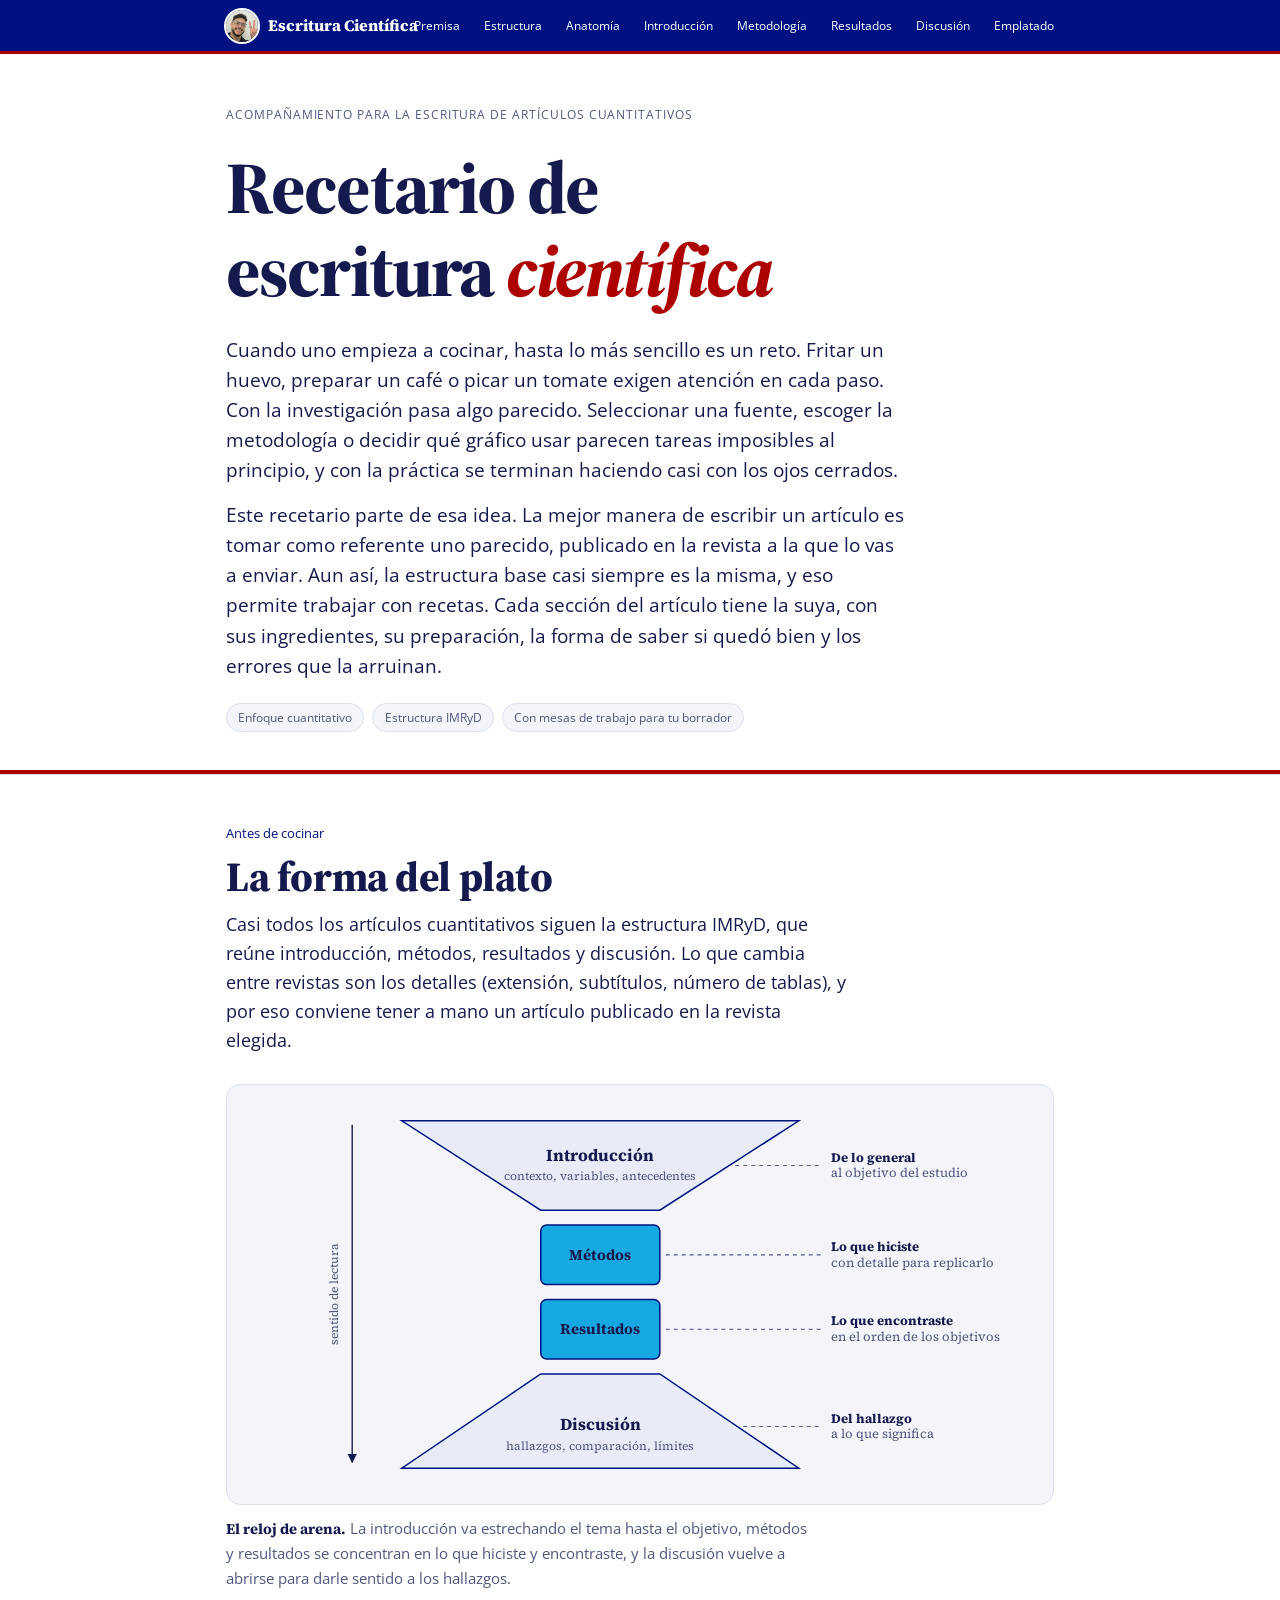
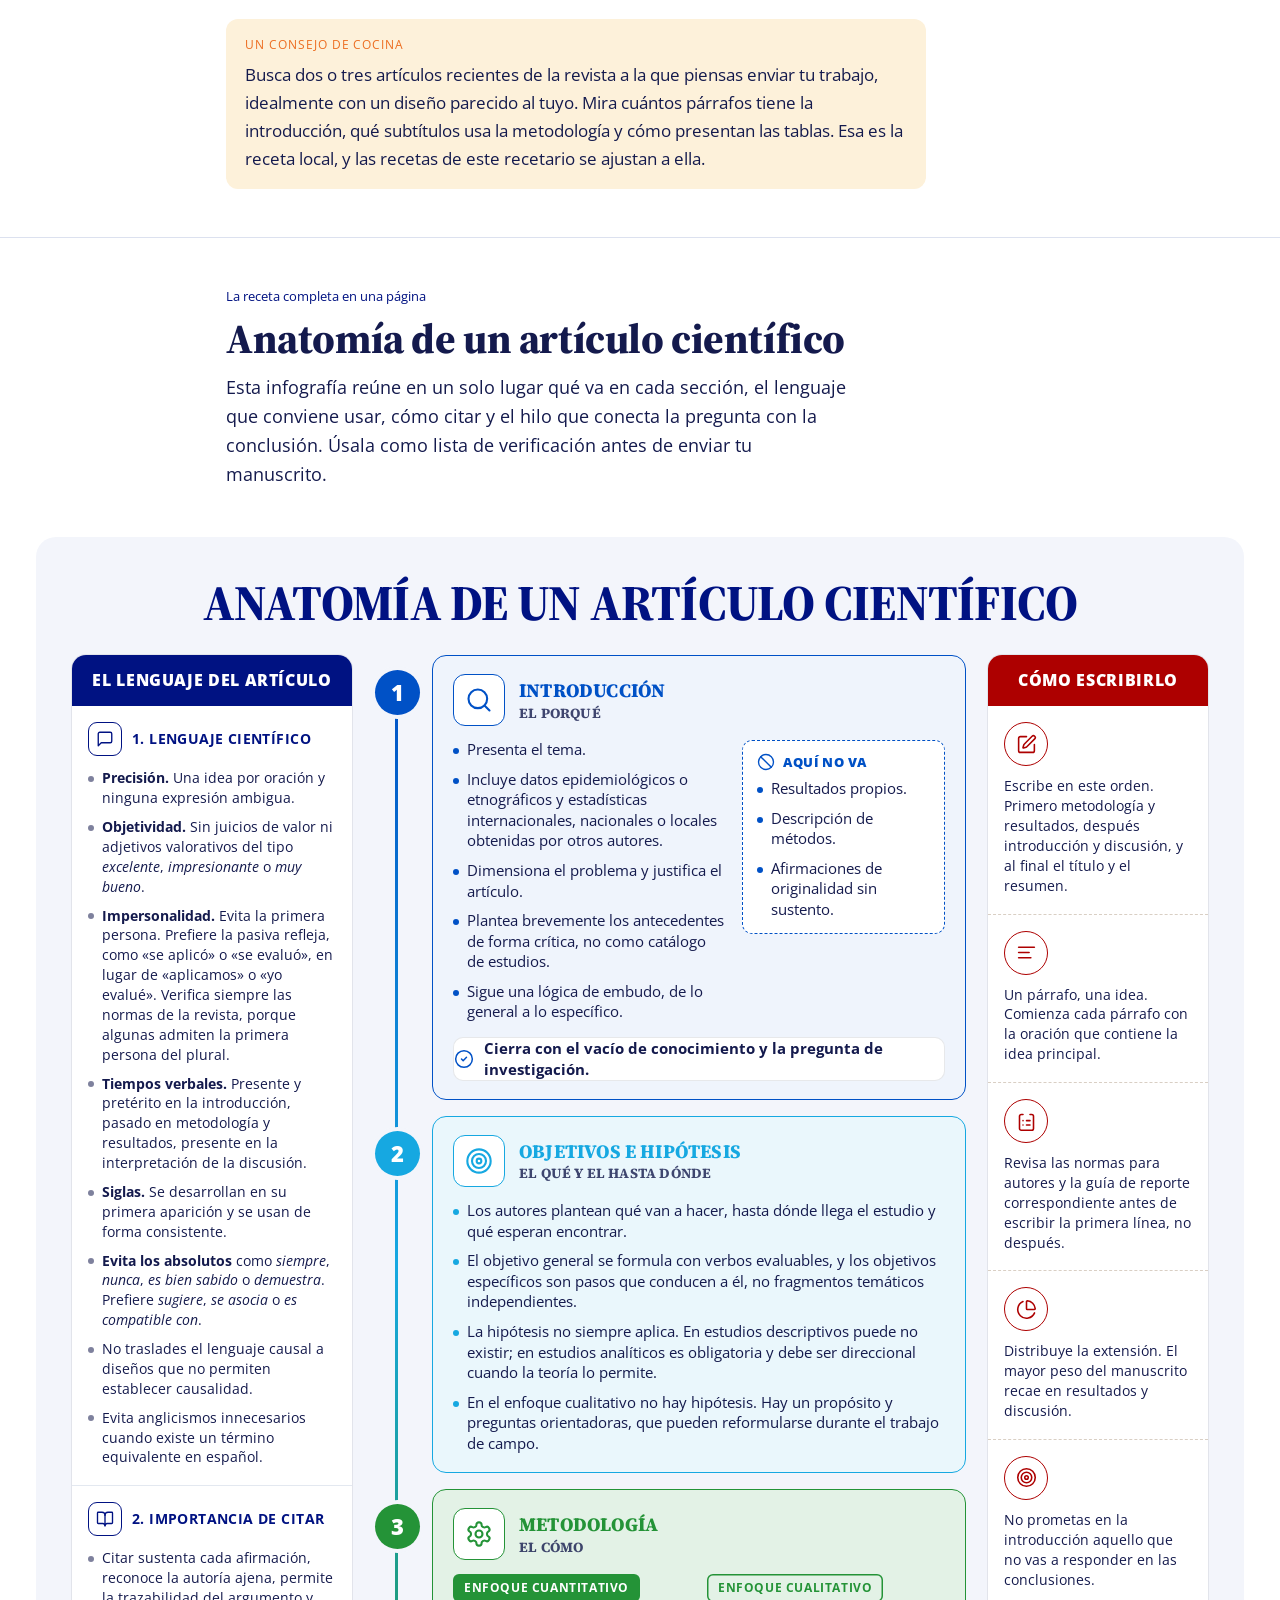
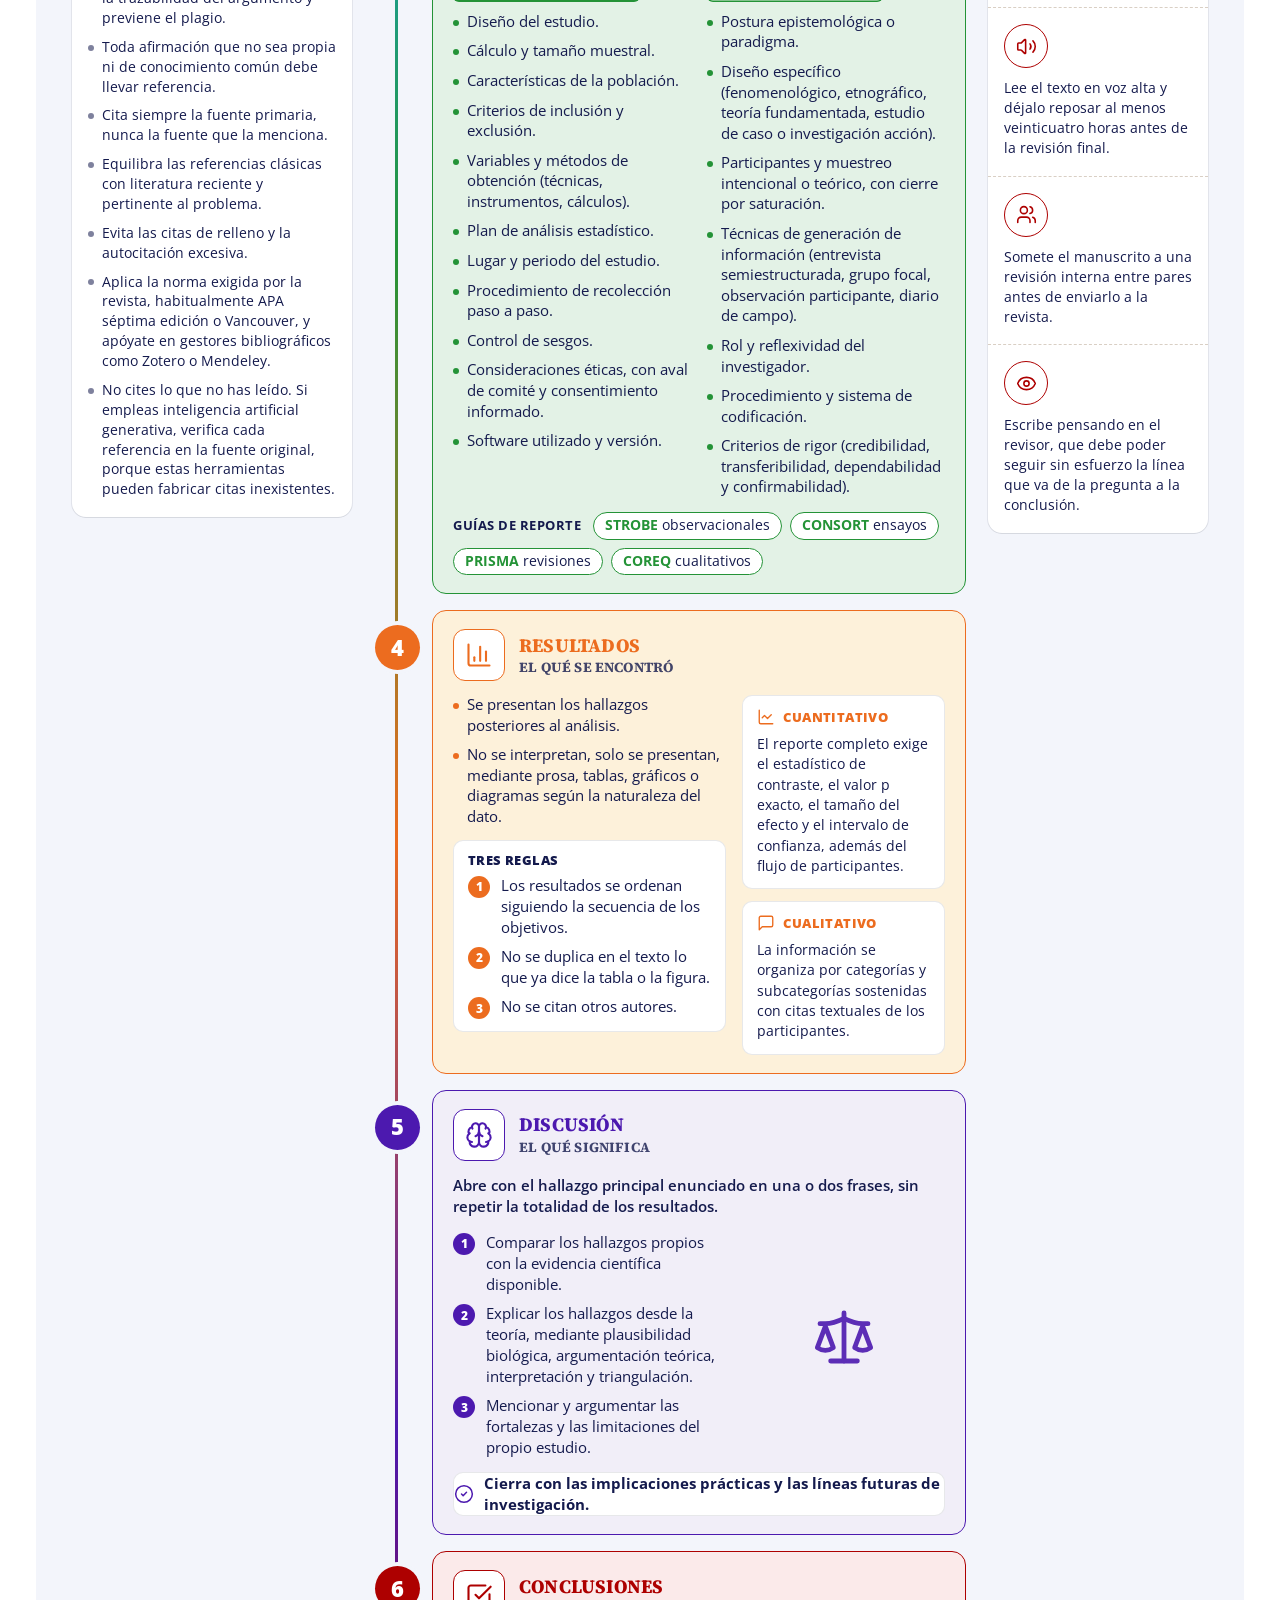
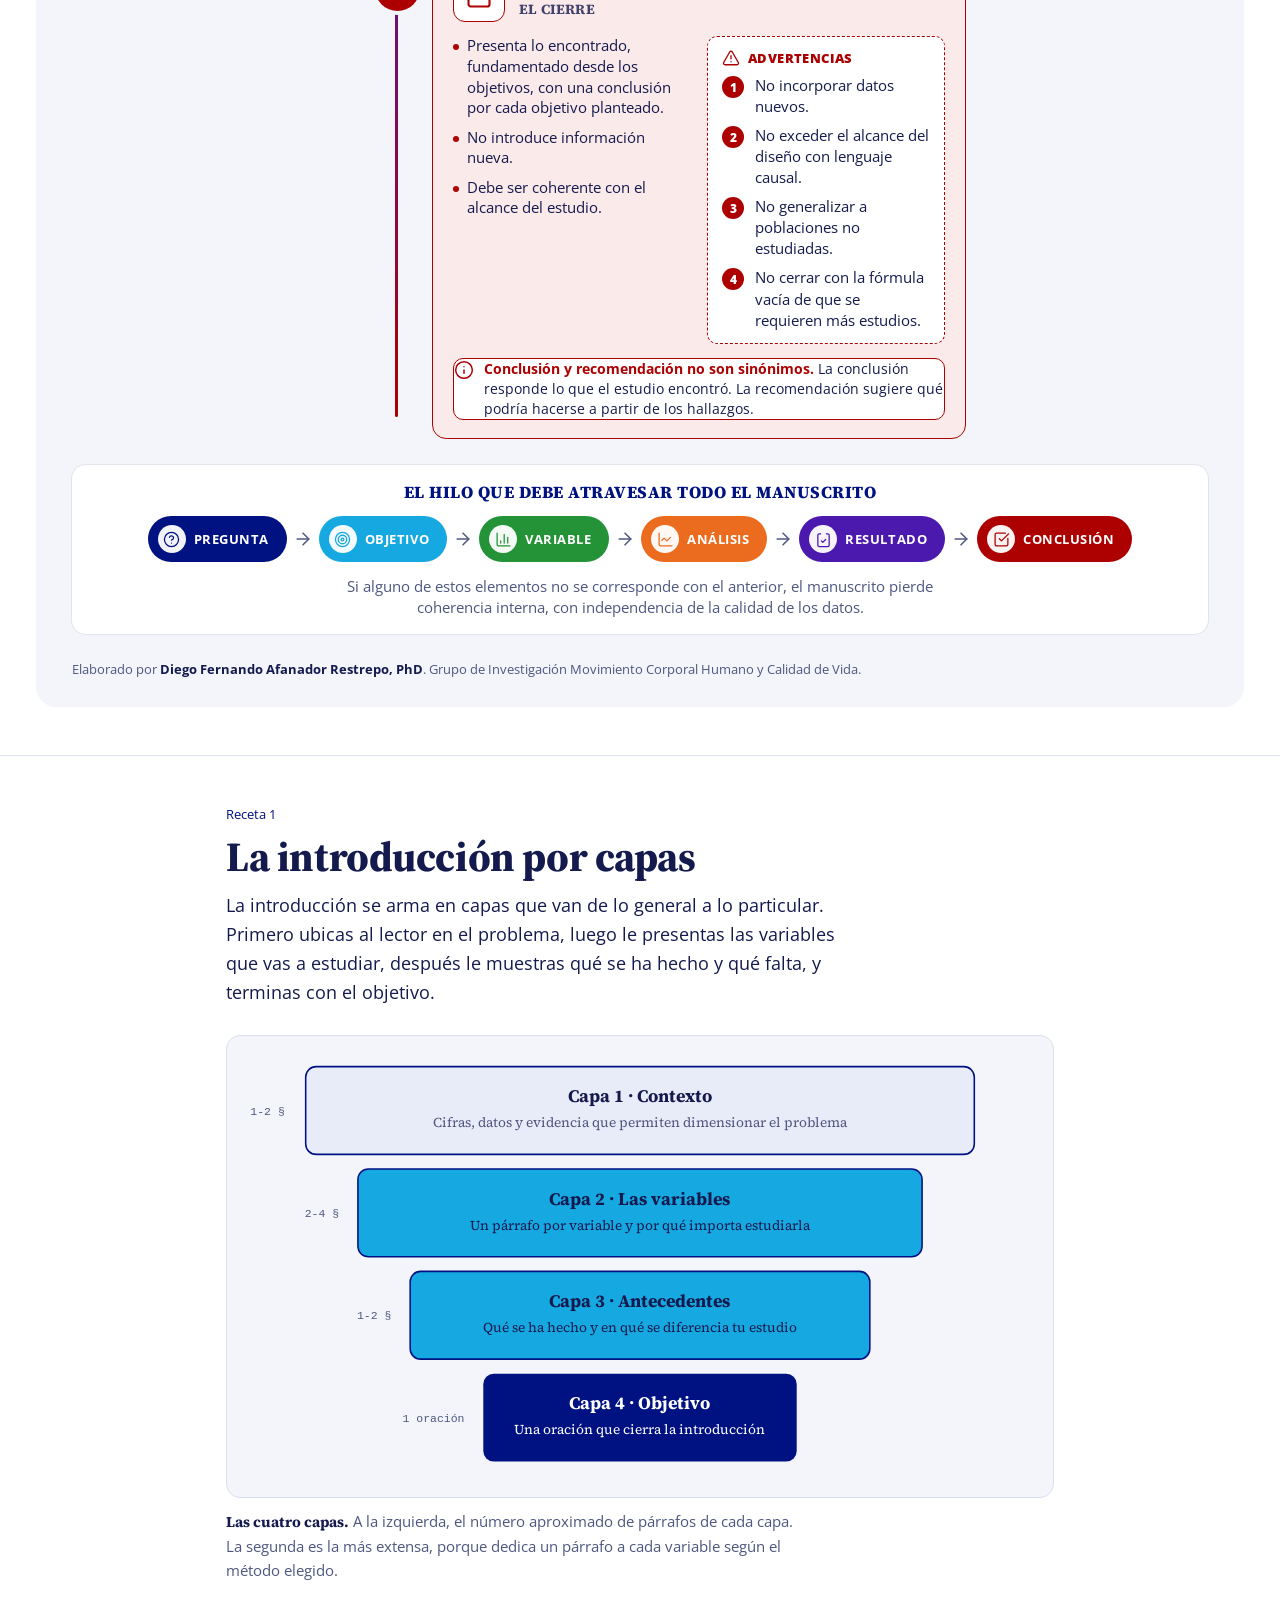
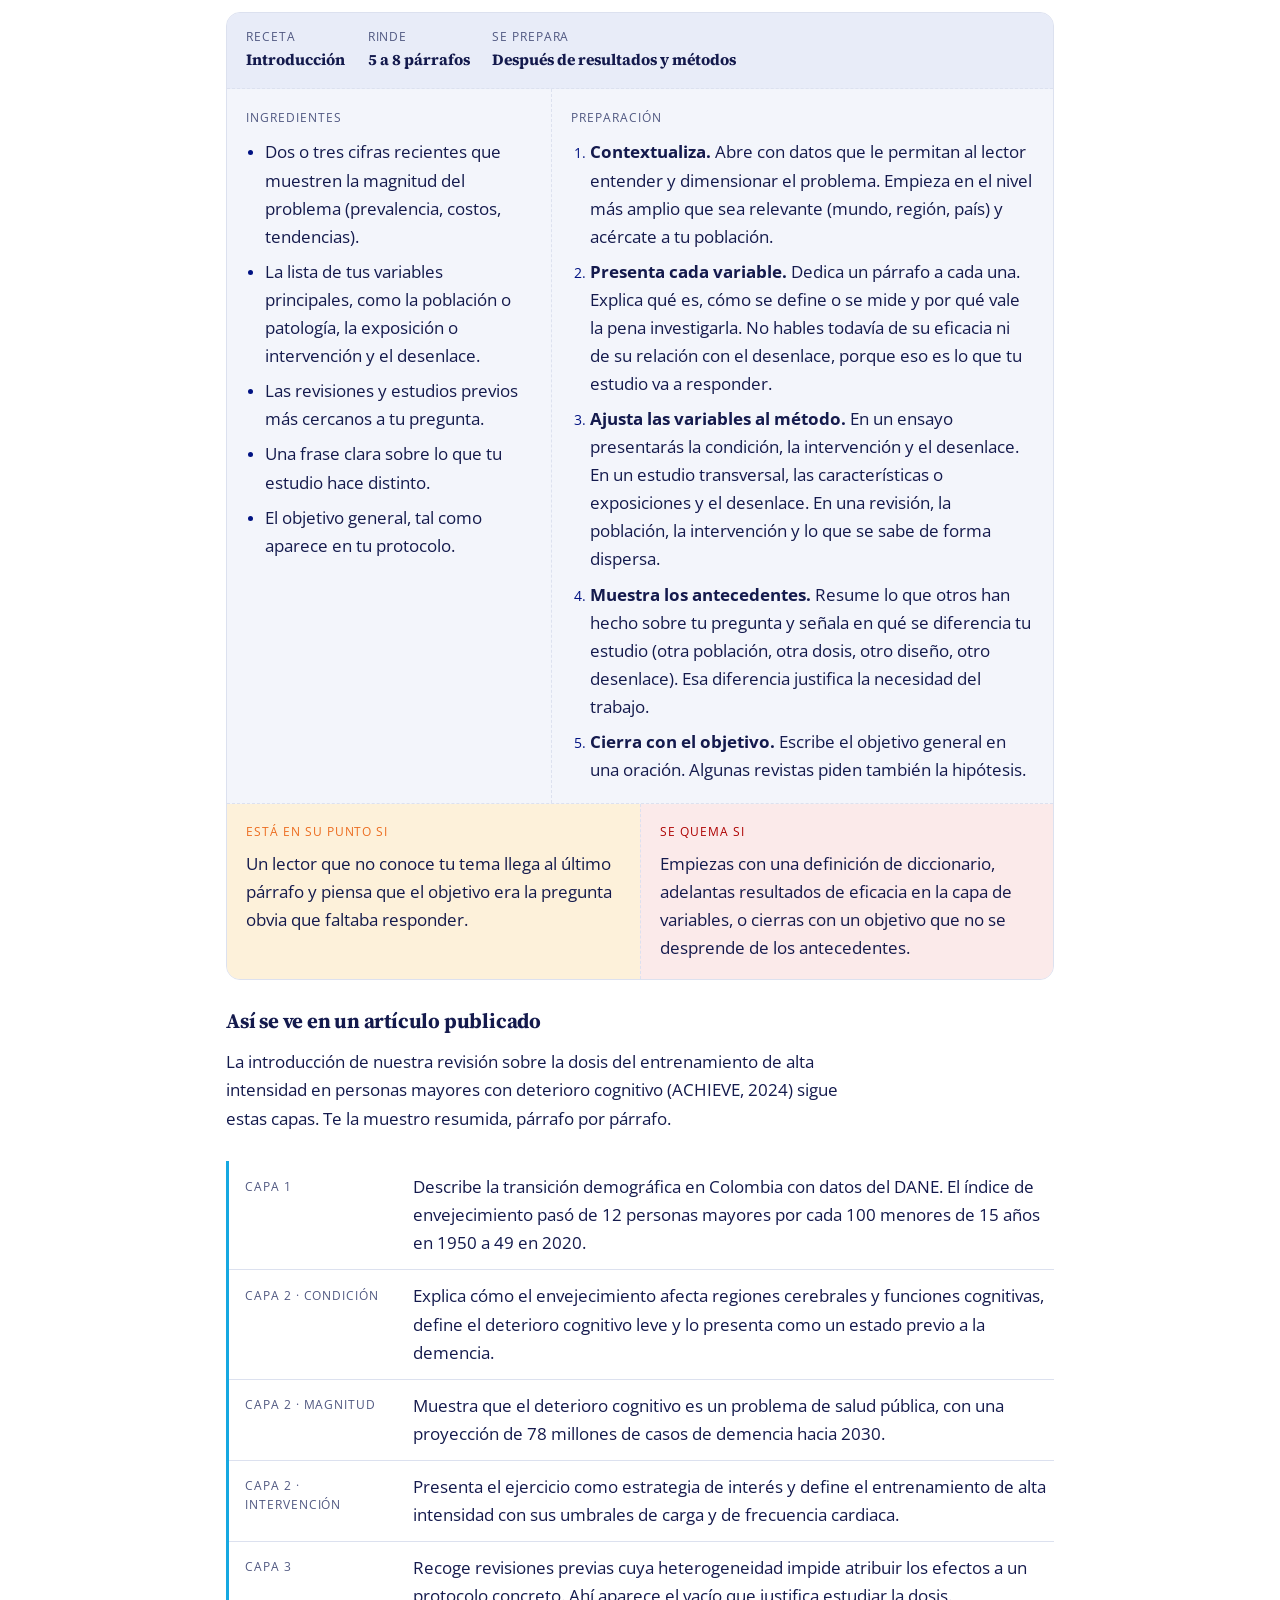
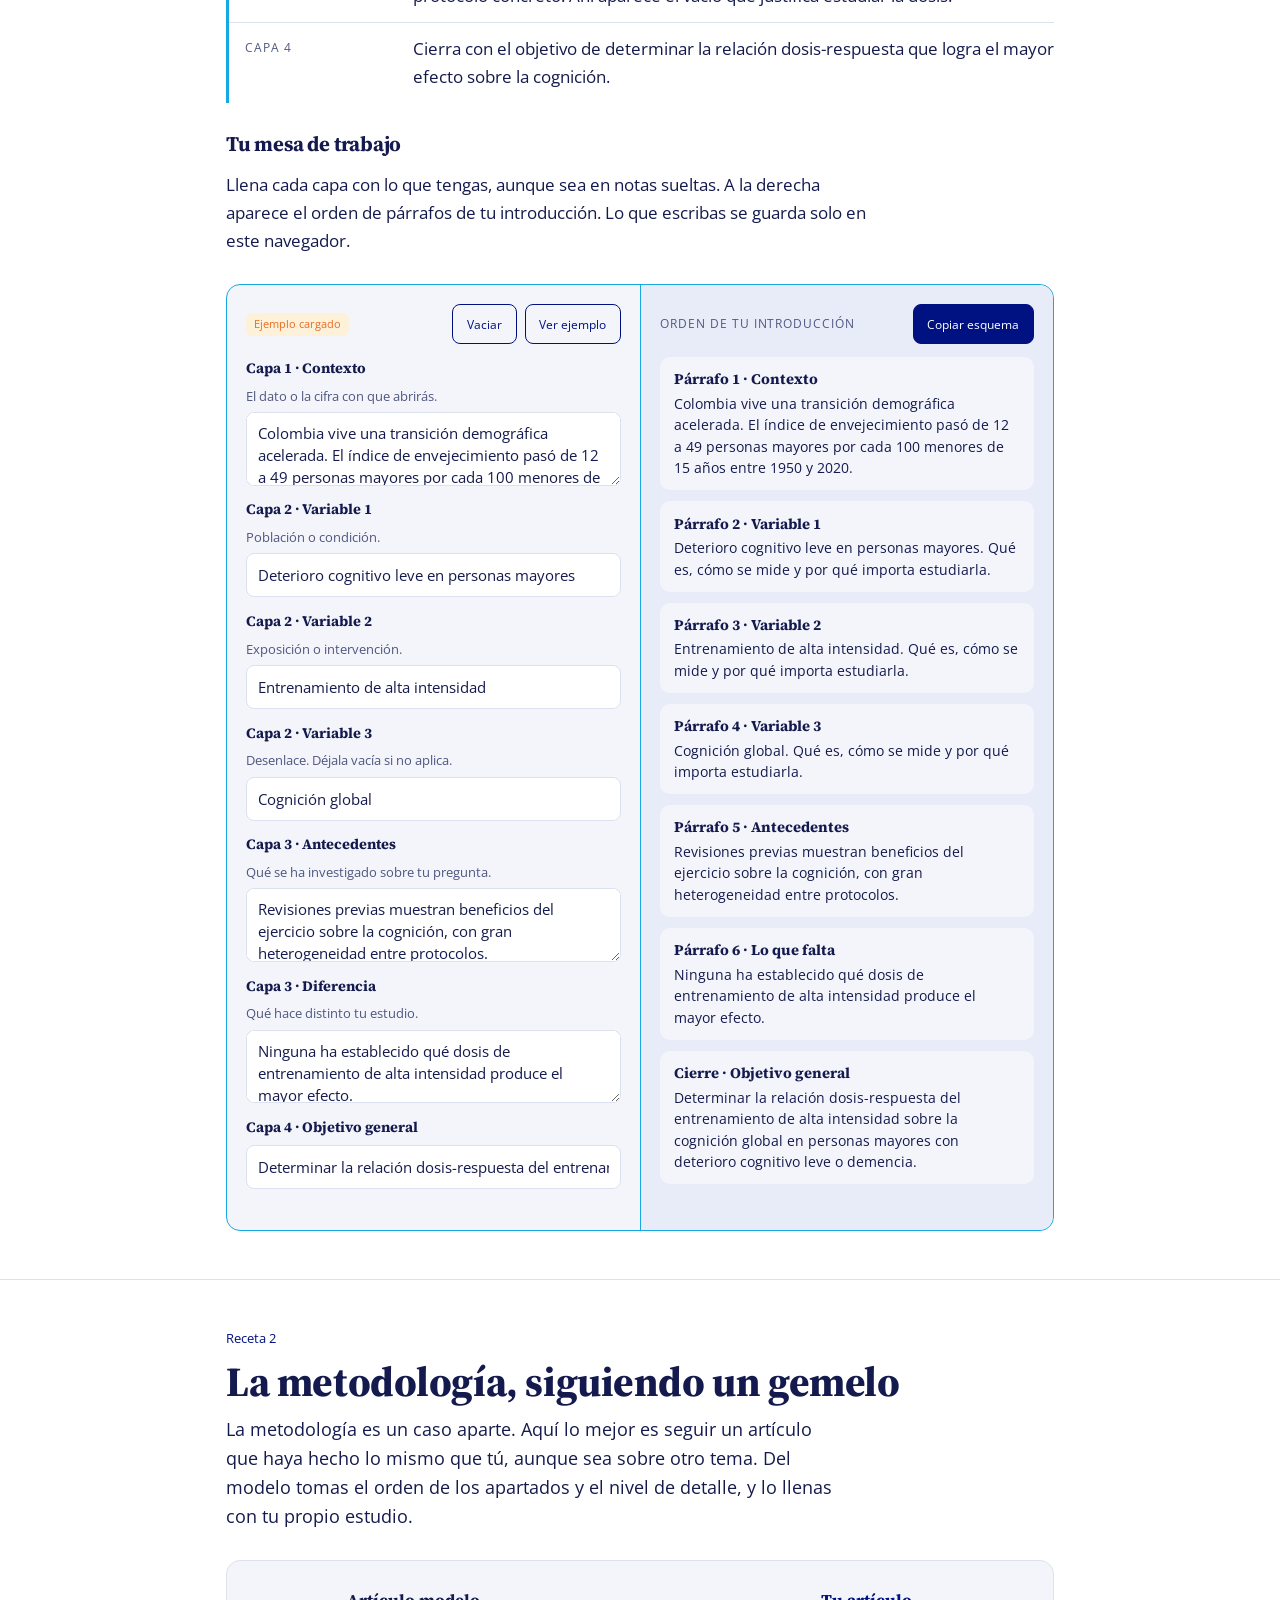
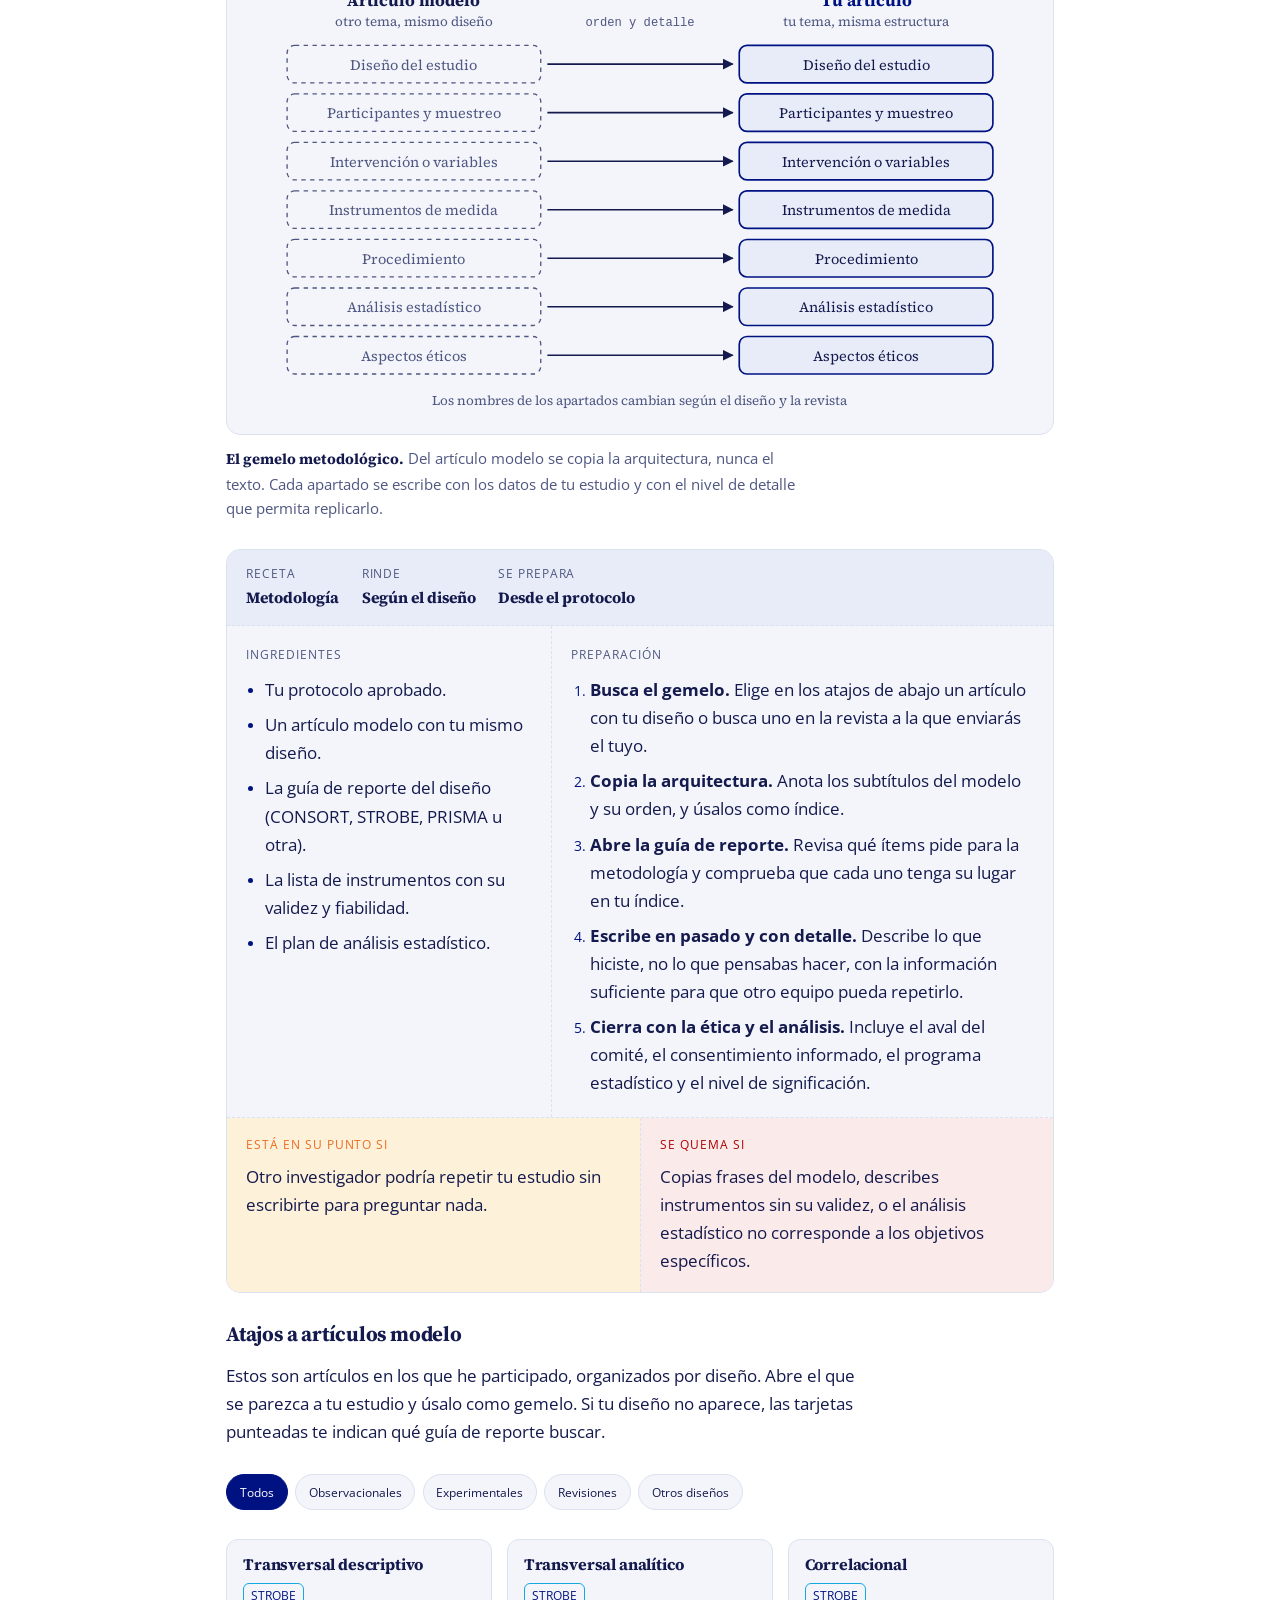
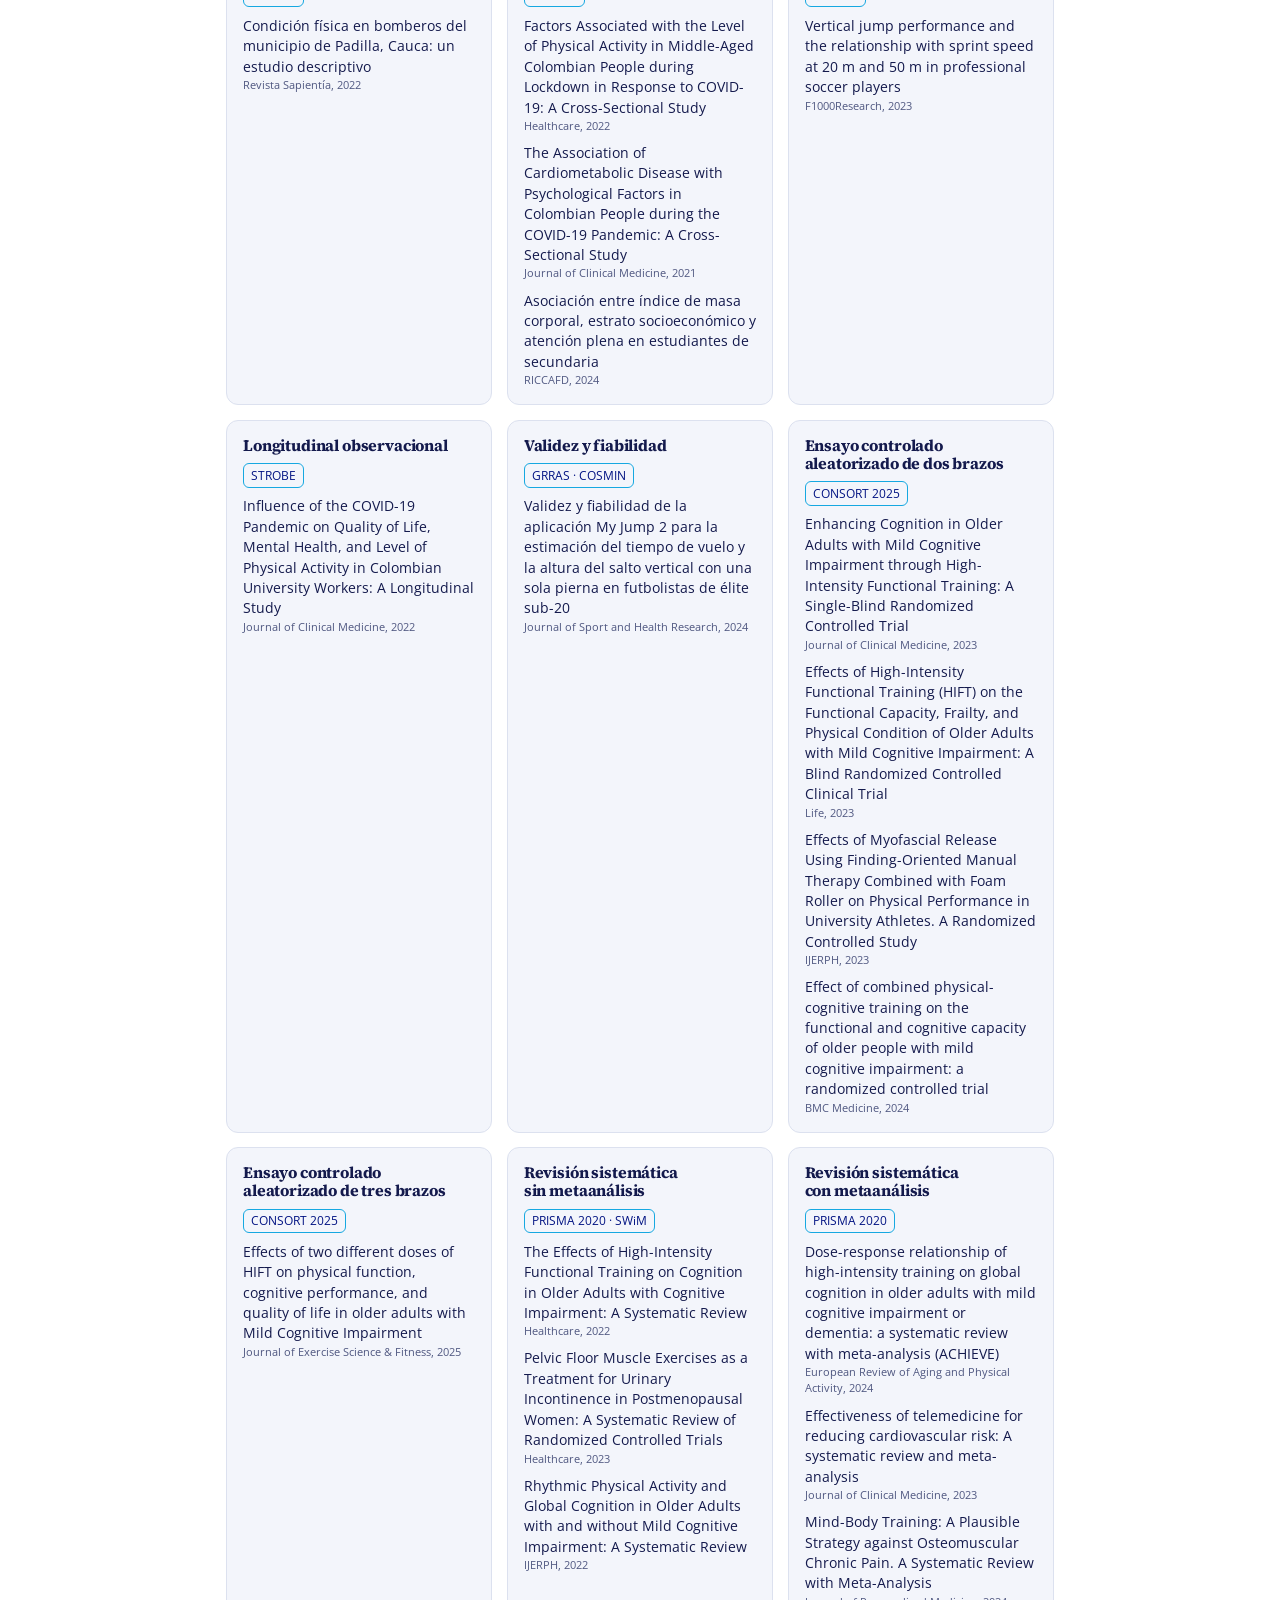
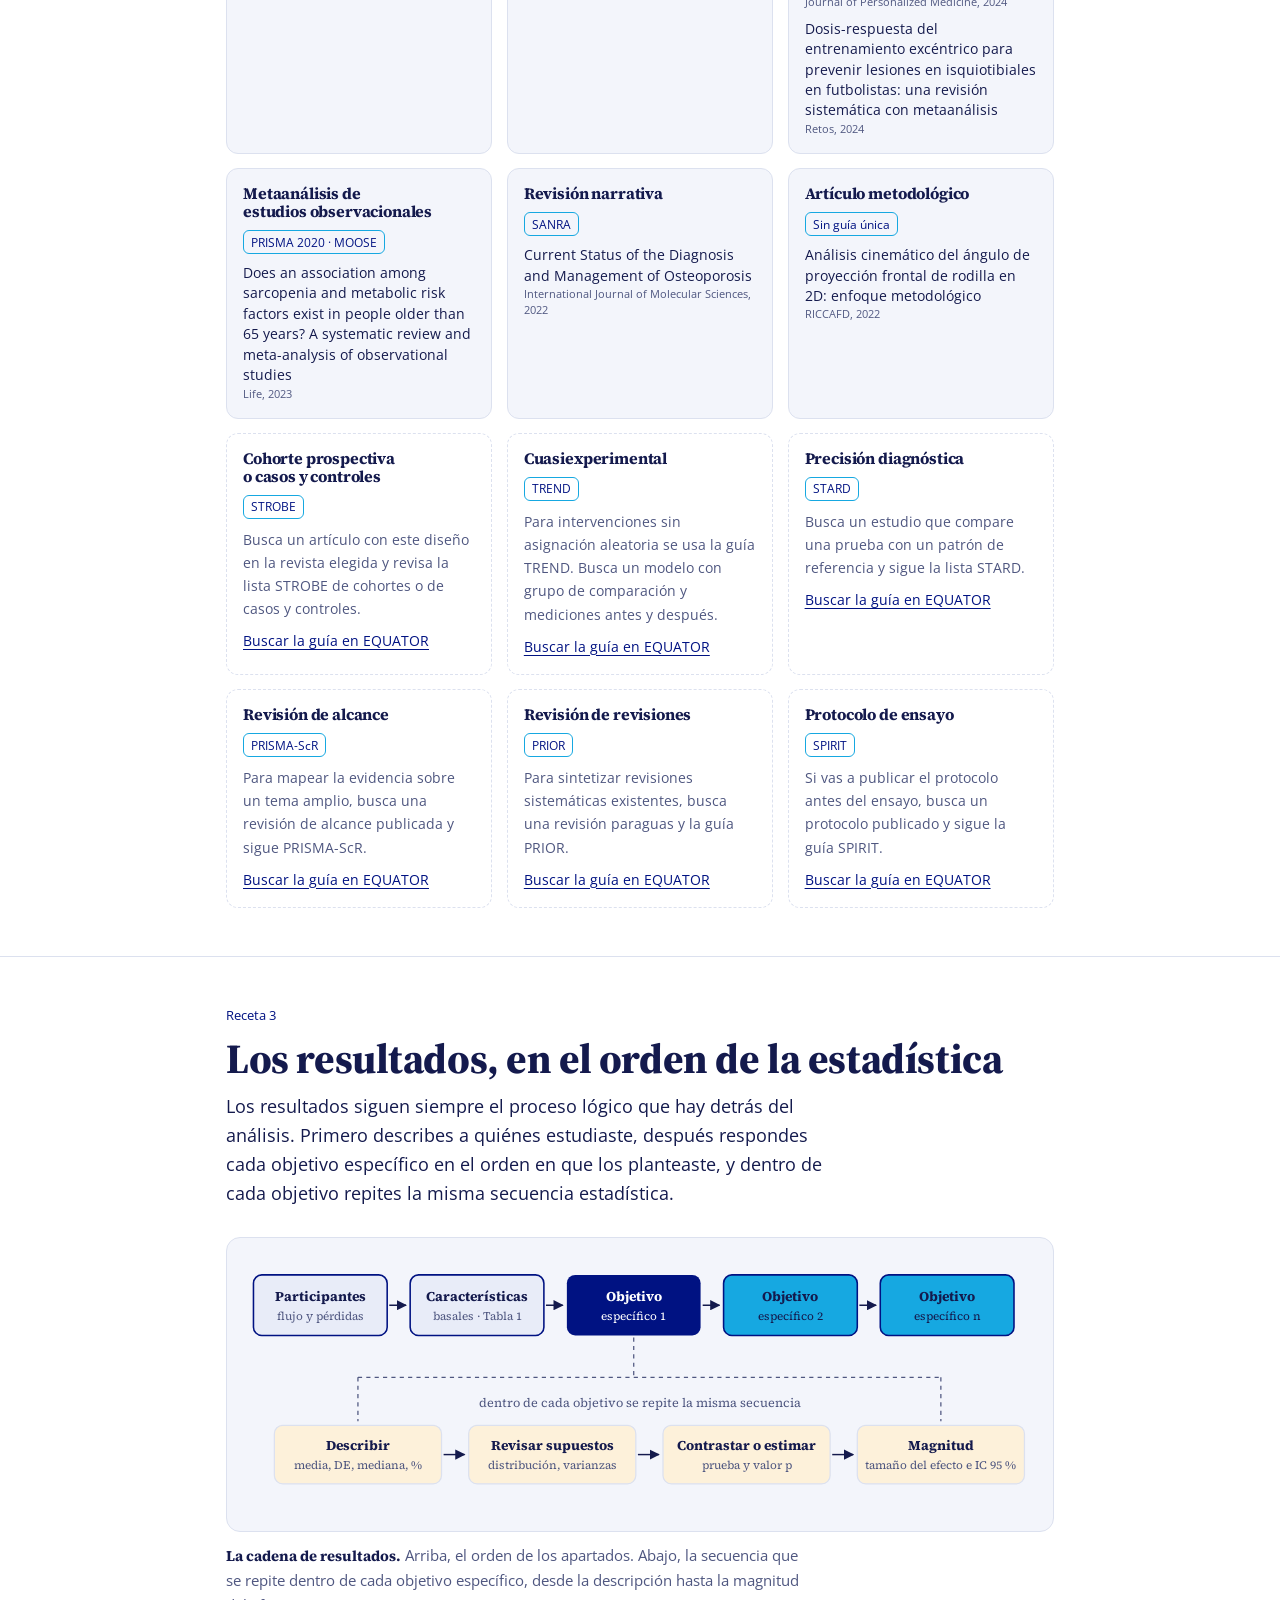
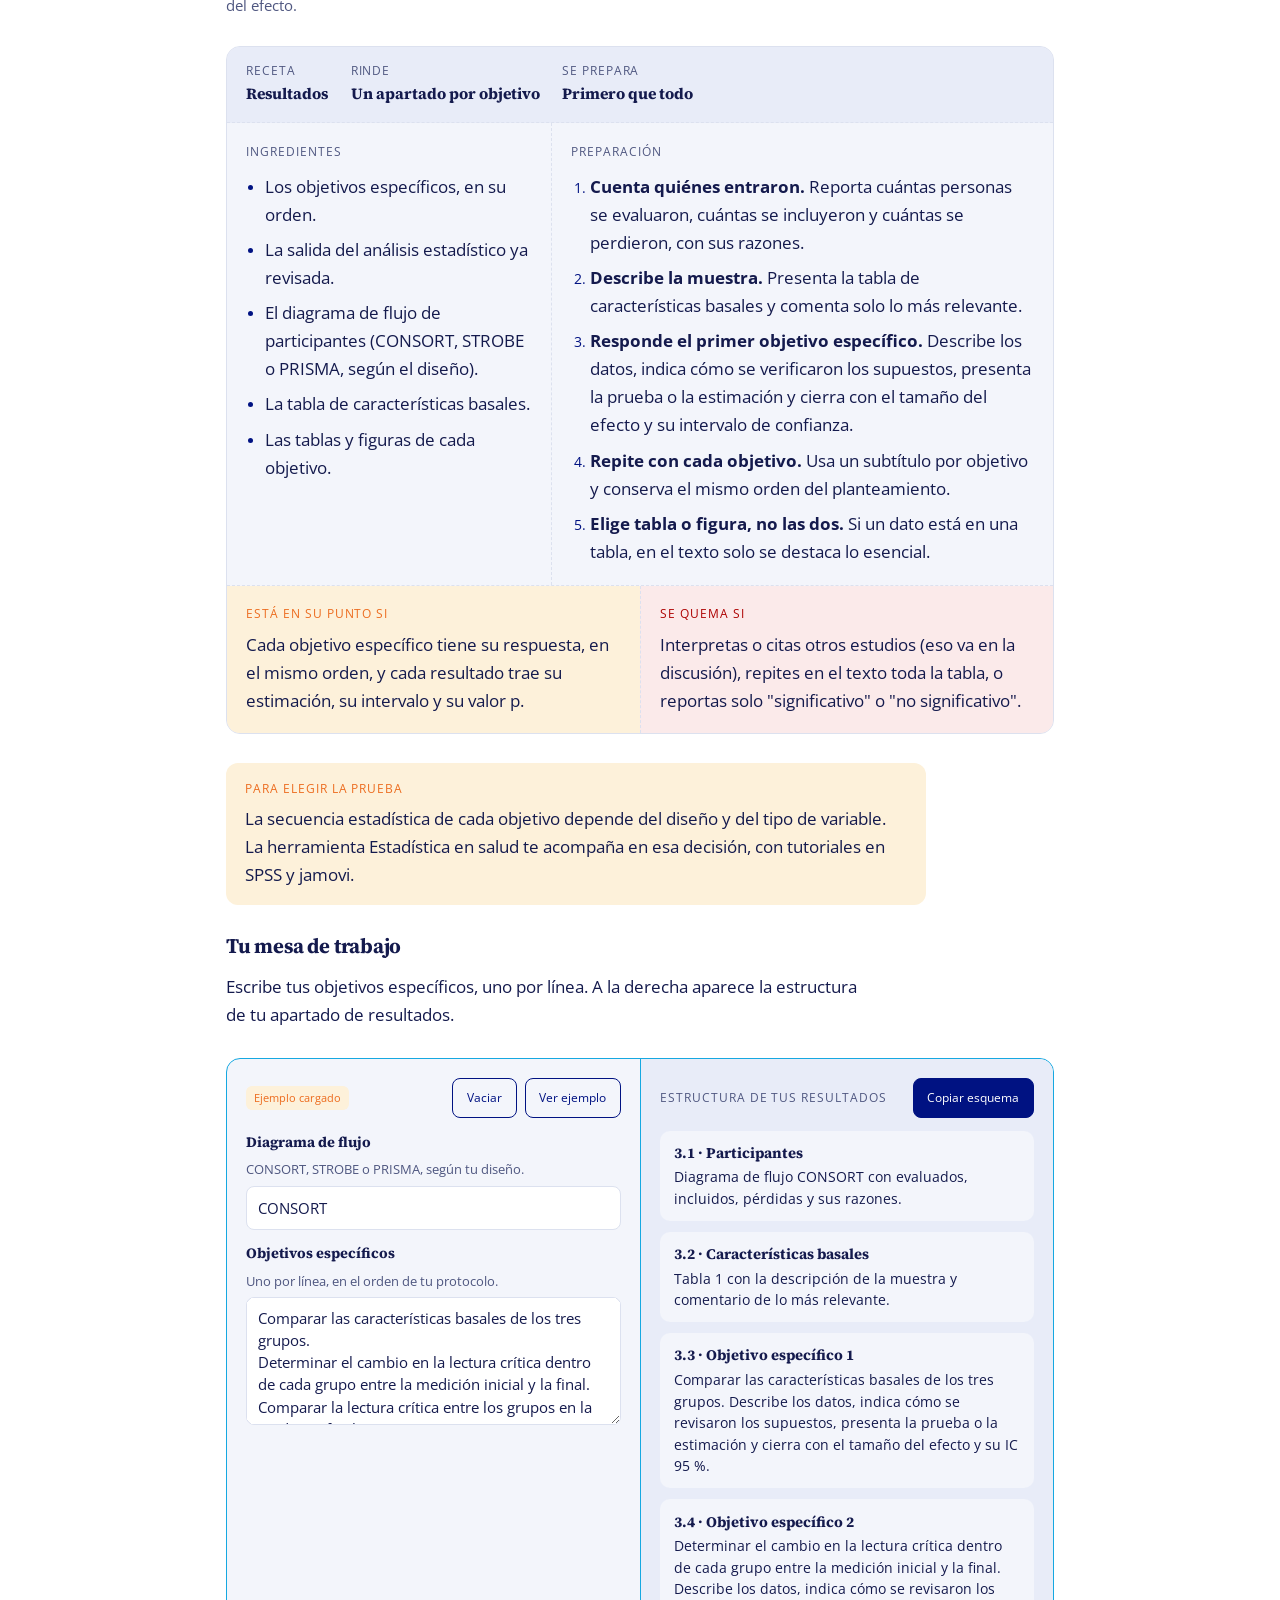
<file: escritura-cientifica/index.html>
<!doctype html><html lang="es" data-page="escritura"><head><meta charset="utf-8"><link rel="preconnect" href="https://fonts.googleapis.com"><link rel="preconnect" href="https://fonts.gstatic.com" crossorigin><link rel="stylesheet" href="https://fonts.googleapis.com/css2?family=Open+Sans:ital,wght@0,300..800;1,400&family=Source+Serif+4:ital,opsz,wght@0,8..60,300..800;1,8..60,400..700&display=swap"><meta name="viewport" content="width=device-width, initial-scale=1, viewport-fit=cover"><meta name="description" content="Herramienta de Escritura Científica que articula la anatomía del artículo con recetas, ejemplos y mesas de trabajo para construir y revisar un manuscrito."><link rel="icon" href="../favicon.svg" type="image/svg+xml"><style>:root{color-scheme:light;box-sizing:border-box;padding-top:env(safe-area-inset-top,0px);padding-bottom:env(safe-area-inset-bottom,0px)}html{scroll-padding-top:env(safe-area-inset-top,0px)}body{margin:0;padding:0;font:14px -apple-system,BlinkMacSystemFont,sans-serif;background:#fff;color:#000}img{max-width:100%}[hidden]:not([hidden=until-found i]){display:none!important}</style><link rel="stylesheet" href="../assets/sitio.css">
<script defer src="../assets/sitio.js"></script>
</head><body>
<title>Escritura Científica | Anatomía y recetario</title>



<style>
/* Layout: una columna de lectura con barra de secciones fija; cada receta es una ficha con ingredientes, preparación, punto y errores, seguida de su diagrama y de una mesa de trabajo. */
:root{
  --bg:#FFFFFF; --surface:#F3F5FB; --ink:#141A4D; --muted:#4F5780; --line:#DCE1EF;
  --basil:#001282; --basil-mid:#16A8E1; --basil-soft:#E8ECF8;
  --yolk:#EC6C1F; --yolk-soft:#FDF1DA; --tomato:#AD0000; --tomato-soft:#FBEAEA;
  --display:"Open Sans",system-ui,-apple-system,"Segoe UI",Roboto,Arial,sans-serif;
  --body:"Open Sans",system-ui,-apple-system,"Segoe UI",Roboto,Arial,sans-serif;
  --mono:"Open Sans",system-ui,-apple-system,"Segoe UI",Roboto,Arial,sans-serif;
  color-scheme:light;
}
*{box-sizing:border-box}
body{background:var(--bg);color:var(--ink);font-family:var(--body);font-size:17px;line-height:1.65;margin:0}
body::before{content:"";position:fixed;inset:0 0 auto;height:env(safe-area-inset-top,0px);z-index:10;background:var(--surface)}
.wrap{max-width:860px;margin:0 auto;padding-left:max(16px,env(safe-area-inset-left,0px));padding-right:max(16px,env(safe-area-inset-right,0px))}
h1,h2,h3,h4{font-family:var(--display);line-height:1.12;text-wrap:balance;margin:0;letter-spacing:-0.01em}
h2{font-size:clamp(1.9rem,4.4vw,2.6rem);font-weight:800}
h3{font-size:1.3rem;font-weight:700}
h4{font-size:1.05rem;font-weight:700}
p{margin:0}
.prose{display:grid;gap:1rem;max-width:65ch}
a{color:var(--basil);text-underline-offset:3px}
a:focus-visible,button:focus-visible,input:focus-visible,textarea:focus-visible{outline:3px solid var(--yolk);outline-offset:2px}
.label{font-family:var(--mono);font-size:.74rem;letter-spacing:.08em;text-transform:uppercase;color:var(--muted)}

/* Barra de secciones */
.bar{position:sticky;top:env(safe-area-inset-top,0px);z-index:5;background:var(--surface);border-bottom:1px solid var(--line)}
.bar .wrap{display:flex;align-items:center;gap:1.2rem;padding-block:.6rem}
.brand{font-family:var(--display);font-weight:800;font-size:1rem;white-space:nowrap}
.bar nav{display:flex;gap:.3rem;overflow-x:auto;scrollbar-width:none;min-width:0}
.bar nav::-webkit-scrollbar{display:none}
.bar nav a{font-family:var(--mono);font-size:.76rem;text-decoration:none;color:var(--muted);padding:.35rem .6rem;border-radius:99px;white-space:nowrap}
.bar nav a:hover{background:var(--basil-soft);color:var(--ink)}

/* Apertura */
header.hero .wrap{padding-block:3.2rem 2.4rem;display:grid;gap:1.4rem}
.hero h1{font-size:clamp(2.6rem,7.5vw,4.6rem);font-weight:800;letter-spacing:-.025em}
.hero h1 span{color:var(--basil)}
.premise{font-size:1.18rem;line-height:1.6;max-width:62ch;display:grid;gap:.9rem}
.premise p:first-child::first-letter{font:inherit;color:inherit;float:none;font-size:inherit;line-height:inherit;padding:0}
.byline{font-family:var(--mono);font-size:.8rem;color:var(--muted)}
.tags{display:flex;flex-wrap:wrap;gap:.5rem}
.tag{font-family:var(--mono);font-size:.75rem;border:1px solid var(--line);border-radius:99px;padding:.2rem .7rem;color:var(--muted);background:var(--surface)}

section.course{border-top:1px solid var(--line)}
section.course>.wrap{padding-block:3rem;display:grid;gap:1.8rem}
.course-head{display:grid;gap:.6rem}
.course-head .num{font-family:var(--mono);font-size:.8rem;color:var(--basil)}
.lead{font-size:1.1rem;max-width:62ch}

/* Ficha de receta */
.recipe{background:var(--surface);border:1px solid var(--line);border-radius:14px;overflow:hidden}
.recipe-top{display:flex;flex-wrap:wrap;gap:.4rem 1.4rem;padding:.9rem 1.2rem;border-bottom:1px dashed var(--line);background:var(--basil-soft)}
.recipe-top div{display:grid;gap:.05rem}
.recipe-top strong{font-family:var(--display);font-size:.98rem}
.recipe-body{display:grid;grid-template-columns:minmax(0,1fr) minmax(0,1.55fr)}
.recipe-body>div{padding:1.2rem;display:grid;gap:.7rem;align-content:start;min-width:0}
.recipe-body>div+div{border-left:1px dashed var(--line)}
.recipe ul,.recipe ol{margin:0;padding-left:1.2rem;display:grid;gap:.45rem}
.recipe li::marker{color:var(--basil);font-family:var(--mono);font-size:.85em}
.recipe-foot{display:grid;grid-template-columns:1fr 1fr;border-top:1px dashed var(--line)}
.recipe-foot>div{padding:1.1rem 1.2rem;display:grid;gap:.5rem;align-content:start;min-width:0}
.recipe-foot>div+div{border-left:1px dashed var(--line)}
.ready{background:var(--yolk-soft)}
.burnt{background:var(--tomato-soft)}
.ready .label{color:var(--yolk)}
.burnt .label{color:var(--tomato)}
@media (max-width:680px){
  .recipe-body,.recipe-foot{grid-template-columns:1fr}
  .recipe-body>div+div,.recipe-foot>div+div{border-left:0;border-top:1px dashed var(--line)}
}

/* Figuras */
figure{margin:0;display:grid;gap:.7rem}
.fig-box{background:var(--surface);border:1px solid var(--line);border-radius:14px;padding:1rem;overflow-x:auto}
.fig-box svg{display:block;width:100%;height:auto;min-width:560px;max-width:100%;color:var(--ink);font-family:var(--display)}
@media (min-width:600px){.fig-box svg{min-width:0}}
figcaption{font-size:.92rem;color:var(--muted);max-width:65ch}
figcaption b{color:var(--ink);font-family:var(--display)}
.s-line{stroke:currentColor;fill:none;stroke-width:1.4}
.s-faint{stroke:var(--line);fill:none;stroke-width:1.4}
.s-dash{stroke:var(--muted);fill:none;stroke-width:1.2;stroke-dasharray:4 4}
.f-surface{fill:var(--surface)}
.f-soft{fill:var(--basil-soft)}
.f-mid{fill:var(--basil-mid)}
.f-basil{fill:var(--basil)}
.f-yolk{fill:var(--yolk-soft)}
.st-basil{stroke:var(--basil);stroke-width:1.5}
.st-line{stroke:var(--line);stroke-width:1.2}
.t-ink{fill:var(--ink)}
.t-muted{fill:var(--muted)}
.t-on{fill:var(--bg)}
.t-basil{fill:var(--basil)}
.ar{fill:currentColor}

/* Ejemplo anotado */
.annot{display:grid;gap:0;border-left:3px solid var(--basil-mid)}
.annot>div{display:grid;grid-template-columns:9.5rem minmax(0,1fr);gap:1rem;padding:.75rem 0 .75rem 1rem}
.annot>div+div{border-top:1px solid var(--line)}
.annot .label{padding-top:.2rem}
@media (max-width:560px){.annot>div{grid-template-columns:1fr;gap:.2rem}}

/* Atajos de metodología */
.filters{display:flex;flex-wrap:wrap;gap:.45rem}
.chip{font-family:var(--mono);font-size:.78rem;border:1px solid var(--line);background:var(--surface);color:var(--ink);padding:.4rem .8rem;border-radius:99px;cursor:pointer;min-height:36px}
.chip[aria-pressed="true"]{background:var(--basil);border-color:var(--basil);color:var(--bg)}
.methods{display:grid;grid-template-columns:repeat(auto-fill,minmax(250px,1fr));gap:.9rem}
.mcard{background:var(--surface);border:1px solid var(--line);border-radius:12px;padding:1rem;display:grid;gap:.55rem;align-content:start}
.mcard h4{font-size:1rem}
.mcard .guide{font-family:var(--mono);font-size:.72rem;color:var(--basil);border:1px solid var(--basil-mid);border-radius:6px;padding:.1rem .45rem;justify-self:start}
.mcard ul{list-style:none;margin:0;padding:0;display:grid;gap:.55rem}
.mcard li{font-size:.88rem;line-height:1.45}
.mcard li a{text-decoration:none;color:var(--ink)}
.mcard li a:hover{color:var(--basil);text-decoration:underline}
.mcard li small{display:block;font-family:var(--mono);font-size:.7rem;color:var(--muted)}
.mcard.external{background:transparent;border-style:dashed}
.mcard.external p{font-size:.88rem;color:var(--muted)}

/* Tabla */
.tbl{overflow-x:auto;border:1px solid var(--line);border-radius:12px;background:var(--surface)}
table{border-collapse:collapse;width:100%;min-width:620px;font-size:.9rem;line-height:1.45}
th,td{padding:.7rem .85rem;text-align:left;vertical-align:top;border-bottom:1px solid var(--line)}
th{font-family:var(--mono);font-size:.72rem;letter-spacing:.06em;text-transform:uppercase;color:var(--muted);font-weight:500}
tr:last-child td{border-bottom:0}
td:first-child{font-family:var(--display);font-weight:700}

/* Anatomía del párrafo */
.steps{display:flex;flex-wrap:wrap;gap:.5rem;align-items:center}
.step{background:var(--surface);border:1px solid var(--line);border-radius:10px;padding:.55rem .8rem;font-family:var(--display);font-size:.95rem}
.steps .arrow{color:var(--muted);font-family:var(--mono)}

.note{background:var(--yolk-soft);border-radius:12px;padding:1rem 1.2rem;display:grid;gap:.4rem;max-width:70ch}
.note .label{color:var(--yolk)}

/* Mesa de trabajo */
.bench{background:var(--surface);border:1px solid var(--basil-mid);border-radius:14px;display:grid;grid-template-columns:minmax(0,1fr) minmax(0,1fr)}
.bench-in,.bench-out{padding:1.2rem;display:grid;gap:.8rem;align-content:start;min-width:0}
.bench-out{background:var(--basil-soft);border-left:1px solid var(--basil-mid);border-radius:0 14px 14px 0}
@media (max-width:720px){.bench{grid-template-columns:1fr}.bench-out{border-left:0;border-top:1px solid var(--basil-mid);border-radius:0 0 14px 14px}}
.bench label{display:grid;gap:.3rem;font-family:var(--display);font-size:.9rem;font-weight:700}
.bench label span{font-family:var(--body);font-weight:400;font-size:.82rem;color:var(--muted)}
.bench input,.bench textarea{font:inherit;font-family:var(--body);font-size:.92rem;font-weight:400;color:var(--ink);background:var(--bg);border:1px solid var(--line);border-radius:8px;padding:.55rem .7rem;width:100%}
.bench textarea{min-height:4.6rem;resize:vertical;line-height:1.5}
.bench-head{display:flex;flex-wrap:wrap;justify-content:space-between;align-items:center;gap:.5rem}
.btns{display:flex;gap:.5rem;flex-wrap:wrap}
button{font-family:var(--mono);font-size:.78rem;border-radius:8px;padding:.5rem .85rem;cursor:pointer;min-height:40px;border:1px solid var(--basil);background:var(--basil);color:var(--bg)}
button.ghost{background:transparent;color:var(--basil)}
.plan{list-style:none;margin:0;padding:0;display:grid;gap:.7rem;counter-reset:p}
.plan li{background:var(--surface);border-radius:10px;padding:.7rem .85rem;display:grid;gap:.15rem;font-size:.9rem;line-height:1.5}
.plan li b{font-family:var(--display);font-size:.92rem}
.plan li em{color:var(--muted)}
.status{font-family:var(--mono);font-size:.74rem;color:var(--basil);min-height:1.2em}
.example-flag{font-family:var(--mono);font-size:.7rem;background:var(--yolk-soft);color:var(--yolk);border-radius:6px;padding:.15rem .5rem}

/* Orden de escritura */
.order{list-style:none;margin:0;padding:0;display:grid;grid-template-columns:repeat(auto-fit,minmax(150px,1fr));gap:.6rem;counter-reset:o}
.order li{counter-increment:o;background:var(--surface);border:1px solid var(--line);border-radius:10px;padding:.8rem;display:grid;gap:.3rem;align-content:start}
.order li::before{content:counter(o);font-family:var(--mono);font-size:.78rem;color:var(--basil)}
.order li b{font-family:var(--display)}
.order li span{font-size:.84rem;color:var(--muted);line-height:1.45}

footer .wrap{padding-block:2.4rem 3rem;border-top:1px solid var(--line);display:grid;gap:.5rem;color:var(--muted);font-size:.88rem}
@media (prefers-reduced-motion:no-preference){html{scroll-behavior:smooth}}


/* Senaletica institucional: placas azules, acento rojo y tipografia unificada. */
.bar{background:#001282;color:#fff;border-bottom:3px solid #AD0000}
.bar .brand,.bar nav a{color:#fff}
.bar nav a:hover,.bar nav a:focus-visible{background:#002A9E;color:#fff}
.hero{border-bottom:4px solid #AD0000}
:focus-visible{outline:3px solid #EC6C1F;outline-offset:3px}
</style>

<div class="bar">
  <div class="wrap">
    <span class="brand"><img class="perfil-mini" src="../assets/perfil.jpg" width="32" height="32" alt="" decoding="async">Escritura Científica</span>
    <nav aria-label="Secciones">
      <a href="#premisa">Premisa</a>
      <a href="#estructura">Estructura</a>
      <a href="#anatomia">Anatomía</a>
      <a href="#introduccion">Introducción</a>
      <a href="#metodologia">Metodología</a>
      <a href="#resultados">Resultados</a>
      <a href="#discusion">Discusión</a>
      <a href="#emplatado">Emplatado</a>
      <a href="../index.html" aria-label="Volver a la página personal">Página personal ↗</a>
    </nav>
  </div>
</div>

<header class="hero" id="premisa">
  <div class="wrap">
    <p class="label">Acompañamiento para la escritura de artículos cuantitativos</p>
    <h1>Recetario de escritura <span>científica</span></h1>
    <div class="premise">
      <p>Cuando uno empieza a cocinar, hasta lo más sencillo es un reto. Fritar un huevo, preparar un café o picar un tomate exigen atención en cada paso. Con la investigación pasa algo parecido. Seleccionar una fuente, escoger la metodología o decidir qué gráfico usar parecen tareas imposibles al principio, y con la práctica se terminan haciendo casi con los ojos cerrados.</p>
      <p>Este recetario parte de esa idea. La mejor manera de escribir un artículo es tomar como referente uno parecido, publicado en la revista a la que lo vas a enviar. Aun así, la estructura base casi siempre es la misma, y eso permite trabajar con recetas. Cada sección del artículo tiene la suya, con sus ingredientes, su preparación, la forma de saber si quedó bien y los errores que la arruinan.</p>
    </div>
    <div class="tags">
      <span class="tag">Enfoque cuantitativo</span>
      <span class="tag">Estructura IMRyD</span>
      <span class="tag">Con mesas de trabajo para tu borrador</span>
    </div>
  </div>
</header>

<section class="course" id="estructura">
  <div class="wrap">
    <div class="course-head">
      <span class="num">Antes de cocinar</span>
      <h2>La forma del plato</h2>
      <p class="lead">Casi todos los artículos cuantitativos siguen la estructura IMRyD, que reúne introducción, métodos, resultados y discusión. Lo que cambia entre revistas son los detalles (extensión, subtítulos, número de tablas), y por eso conviene tener a mano un artículo publicado en la revista elegida.</p>
    </div>

    <figure>
      <div class="fig-box">
        <svg viewBox="0 0 800 390" role="img" aria-label="Diagrama de reloj de arena. La introducción se estrecha de lo general al objetivo, métodos y resultados forman el cuello angosto y la discusión se abre del hallazgo hacia su significado.">
          <defs><marker id="ah1" viewBox="0 0 10 10" refX="9" refY="5" markerWidth="7" markerHeight="7" orient="auto-start-reverse"><path d="M0,0 L10,5 L0,10 z" class="ar"/></marker></defs>
          <polygon points="160,20 560,20 420,110 300,110" class="f-soft st-basil"/>
          <text x="360" y="60" text-anchor="middle" font-size="17" font-weight="700" class="t-ink">Introducción</text>
          <text x="360" y="80" text-anchor="middle" font-size="12" class="t-muted">contexto, variables, antecedentes</text>
          <rect x="300" y="125" width="120" height="60" rx="6" class="f-mid st-basil"/>
          <text x="360" y="160" text-anchor="middle" font-size="15" font-weight="700" class="t-ink">Métodos</text>
          <rect x="300" y="200" width="120" height="60" rx="6" class="f-mid st-basil"/>
          <text x="360" y="235" text-anchor="middle" font-size="15" font-weight="700" class="t-ink">Resultados</text>
          <polygon points="300,275 420,275 560,370 160,370" class="f-soft st-basil"/>
          <text x="360" y="332" text-anchor="middle" font-size="17" font-weight="700" class="t-ink">Discusión</text>
          <text x="360" y="352" text-anchor="middle" font-size="12" class="t-muted">hallazgos, comparación, límites</text>
          <line x1="496" y1="65" x2="584" y2="65" class="s-dash"/>
          <text x="592" y="61" font-size="13" font-weight="700" class="t-ink">De lo general</text>
          <text x="592" y="77" font-size="13" class="t-muted">al objetivo del estudio</text>
          <line x1="426" y1="155" x2="584" y2="155" class="s-dash"/>
          <text x="592" y="151" font-size="13" font-weight="700" class="t-ink">Lo que hiciste</text>
          <text x="592" y="167" font-size="13" class="t-muted">con detalle para replicarlo</text>
          <line x1="426" y1="230" x2="584" y2="230" class="s-dash"/>
          <text x="592" y="226" font-size="13" font-weight="700" class="t-ink">Lo que encontraste</text>
          <text x="592" y="242" font-size="13" class="t-muted">en el orden de los objetivos</text>
          <line x1="504" y1="328" x2="584" y2="328" class="s-dash"/>
          <text x="592" y="324" font-size="13" font-weight="700" class="t-ink">Del hallazgo</text>
          <text x="592" y="340" font-size="13" class="t-muted">a lo que significa</text>
          <line x1="110" y1="24" x2="110" y2="364" class="s-line" marker-end="url(#ah1)"/>
          <text x="96" y="194" font-size="12" text-anchor="middle" class="t-muted" transform="rotate(-90 96 194)">sentido de lectura</text>
        </svg>
      </div>
      <figcaption><b>El reloj de arena.</b> La introducción va estrechando el tema hasta el objetivo, métodos y resultados se concentran en lo que hiciste y encontraste, y la discusión vuelve a abrirse para darle sentido a los hallazgos.</figcaption>
    </figure>

    <div class="note">
      <span class="label">Un consejo de cocina</span>
      <p>Busca dos o tres artículos recientes de la revista a la que piensas enviar tu trabajo, idealmente con un diseño parecido al tuyo. Mira cuántos párrafos tiene la introducción, qué subtítulos usa la metodología y cómo presentan las tablas. Esa es la receta local, y las recetas de este recetario se ajustan a ella.</p>
    </div>
  </div>
</section>

<section class="course" id="anatomia">
  <div class="wrap">
    <div class="course-head">
      <span class="num">La receta completa en una página</span>
      <h2>Anatomía de un artículo científico</h2>
      <p class="lead">Esta infografía reúne en un solo lugar qué va en cada sección, el lenguaje que conviene usar, cómo citar y el hilo que conecta la pregunta con la conclusión. Úsala como lista de verificación antes de enviar tu manuscrito.</p>
    </div>
  </div>
  <div class="wrap" style="max-width:1240px;padding-block:0 3rem">
<style>
.anat{--an-ink:#141A4D;--an-muted:#4F5780;--an-paper:#FFFFFF;--an-ground:#F3F5FB;--an-navy:#001282;--an-brown:#AD0000;
  --c1:#0051C6;--c1s:#EFF4FC;--c2:#16A8E1;--c2s:#EAF7FC;--c3:#249337;--c3s:#E3F2E6;--c4:#EC6C1F;--c4s:#FDF1DA;--c5:#4C19AF;--c5s:#F1EEF8;--c6:#AD0000;--c6s:#FBEAEA;
  background:var(--an-ground);color:var(--an-ink);font-family:"Open Sans",system-ui,-apple-system,"Segoe UI",Arial,sans-serif;font-size:15.5px;line-height:1.45;
  border-radius:20px;padding:40px 36px 28px;display:grid;gap:26px;color-scheme:light;-webkit-font-smoothing:antialiased}
.anat *{box-sizing:border-box}
.anat h2,.anat h3,.anat h4,.anat p,.anat ul,.anat ol{margin:0;padding:0}
.anat ul,.anat ol{list-style:none}
.anat .an-disp{font-family:"Open Sans",system-ui,-apple-system,"Segoe UI",Arial,sans-serif}
.anat svg.an-i{width:1em;height:1em;flex:none;stroke-width:1.8}
.an-title{text-align:center;font-family:"Open Sans",system-ui,-apple-system,"Segoe UI",Arial,sans-serif;font-weight:800;font-size:clamp(28px,4.2vw,50px);line-height:1.05;letter-spacing:-.015em;color:var(--an-navy);text-transform:uppercase;text-wrap:balance}
.an-grid{display:grid;grid-template-columns:280px minmax(0,1fr) 220px;grid-template-areas:"left center right";gap:22px;align-items:start}
.an-left{grid-area:left}.an-center{grid-area:center}.an-right{grid-area:right}
.an-side{background:var(--an-paper);border-radius:14px;overflow:hidden;box-shadow:0 1px 0 rgba(27,36,51,.06),0 0 0 1px rgba(27,36,51,.08)}
.an-sidehead{color:#fff;font-family:"Open Sans",system-ui,-apple-system,"Segoe UI",Arial,sans-serif;font-weight:800;font-size:16px;text-transform:uppercase;letter-spacing:.04em;text-align:center;padding:16px 14px;line-height:1.2}
.an-left .an-sidehead{background:var(--an-navy)}
.an-right .an-sidehead{background:var(--an-brown)}
.an-block{padding:16px 16px 18px;display:grid;gap:12px}
.an-block+.an-block{border-top:1px solid #E3E8F0}
.an-blockhead{display:flex;align-items:center;gap:10px;font-family:"Open Sans",system-ui,-apple-system,"Segoe UI",Arial,sans-serif;font-weight:700;font-size:13.5px;text-transform:uppercase;letter-spacing:.03em;color:var(--an-navy)}
.an-blockhead span.an-ic{width:34px;height:34px;border-radius:9px;border:1.5px solid var(--an-navy);display:grid;place-items:center;font-size:18px}
.an-dots{display:grid;gap:9px;font-size:14px;line-height:1.42}
.an-dots li{position:relative;padding-left:14px}
.an-dots li::before{content:"";position:absolute;left:0;top:.55em;width:6px;height:6px;border-radius:50%;background:currentColor;opacity:.55}
.an-dots b{font-weight:700}
.an-dots i{font-style:italic}

.anat .an-steps{display:grid;gap:16px;position:relative;padding-left:58px}
.an-steps::before{content:"";position:absolute;left:21px;top:22px;bottom:22px;width:3px;border-radius:2px;background:linear-gradient(var(--c1),var(--c2),var(--c3),var(--c4),var(--c5),var(--c6))}
.an-step{--c:var(--c1);--cs:var(--c1s);position:relative;background:var(--cs);border:1.5px solid var(--c);border-radius:14px;padding:18px 20px;display:grid;gap:14px}
.an-step:nth-child(2){--c:var(--c2);--cs:var(--c2s)}.an-step:nth-child(3){--c:var(--c3);--cs:var(--c3s)}.an-step:nth-child(4){--c:var(--c4);--cs:var(--c4s)}.an-step:nth-child(5){--c:var(--c5);--cs:var(--c5s)}.an-step:nth-child(6){--c:var(--c6);--cs:var(--c6s)}
.an-num{position:absolute;left:-58px;top:14px;width:45px;height:45px;border-radius:50%;background:var(--c);color:#fff;display:grid;place-items:center;font-family:"Open Sans",system-ui,-apple-system,"Segoe UI",Arial,sans-serif;font-weight:800;font-size:22px;box-shadow:0 0 0 4px var(--an-ground)}
.an-stephead{display:flex;align-items:center;gap:14px}
.an-stephead .an-ic{width:52px;height:52px;border-radius:12px;background:var(--an-paper);border:1.5px solid var(--c);color:var(--c);display:grid;place-items:center;font-size:28px;flex:none}
.an-stephead h3{font-family:"Open Sans",system-ui,-apple-system,"Segoe UI",Arial,sans-serif;font-weight:800;font-size:19px;line-height:1.15;text-transform:uppercase;color:var(--c);letter-spacing:.01em}
.an-stephead h3 small{display:block;font-size:14px;font-weight:700;color:var(--an-ink);opacity:.8;margin-top:3px}
.an-two{display:grid;grid-template-columns:minmax(0,1.35fr) minmax(0,1fr);gap:16px;align-items:start}
.an-two.even{grid-template-columns:1fr 1fr}
.an-step .an-dots{font-size:14.5px}
.an-step .an-dots li::before{background:var(--c);opacity:1}
.an-box{background:var(--an-paper);border-radius:10px;padding:12px 14px;display:grid;gap:8px;border:1px solid rgba(27,36,51,.1)}
.an-box h4{display:flex;align-items:center;gap:8px;font-family:"Open Sans",system-ui,-apple-system,"Segoe UI",Arial,sans-serif;font-weight:800;font-size:13px;text-transform:uppercase;letter-spacing:.03em;color:var(--an-ink)}
.an-box h4 svg{font-size:18px}
.an-box.warn{border:1.5px dashed var(--c)}
.an-box.warn h4{color:var(--c)}
.an-strip{background:var(--an-paper);border-radius:10px;padding:10px 14px;font-weight:700;font-size:14.5px;display:flex;gap:10px;align-items:center;border:1px solid rgba(27,36,51,.1)}
.an-strip svg{color:var(--c);font-size:20px}
.an-pill{display:inline-block;background:var(--c);color:#fff;font-family:"Open Sans",system-ui,-apple-system,"Segoe UI",Arial,sans-serif;font-weight:700;font-size:12px;text-transform:uppercase;letter-spacing:.05em;padding:5px 11px;border-radius:6px;margin-bottom:10px}
.an-pill.line{background:transparent;color:var(--c);box-shadow:inset 0 0 0 1.5px var(--c)}
.an-nums{display:grid;gap:8px;font-size:14.5px;counter-reset:n}
.an-nums li{counter-increment:n;display:grid;grid-template-columns:24px 1fr;gap:9px;align-items:start}
.an-nums li::before{content:counter(n);width:22px;height:22px;border-radius:50%;background:var(--c);color:#fff;display:grid;place-items:center;font-family:"Open Sans",system-ui,-apple-system,"Segoe UI",Arial,sans-serif;font-weight:800;font-size:12px;margin-top:1px}
.an-guides{display:flex;flex-wrap:wrap;gap:8px;align-items:center}
.an-guides b{font-family:"Open Sans",system-ui,-apple-system,"Segoe UI",Arial,sans-serif;font-size:12.5px;text-transform:uppercase;letter-spacing:.04em;margin-right:4px}
.an-guides span{background:var(--an-paper);border:1px solid var(--c);border-radius:999px;padding:3px 11px;font-size:13.5px}
.an-guides span strong{color:var(--c)}
.an-lead{font-weight:600;font-size:15px}
.an-bigicon{color:var(--c);font-size:64px;justify-self:center;align-self:center;opacity:.9}
.an-note{display:flex;gap:10px;align-items:flex-start;background:var(--an-paper);border:1px solid var(--c);border-radius:10px;padding:10px 14px;font-size:14px}
.an-note svg{color:var(--c);font-size:20px;margin-top:1px}
.an-note b{color:var(--c)}

.an-tips{display:grid}
.an-tip{padding:16px 16px 18px;display:grid;gap:10px;font-size:14px;line-height:1.42}
.an-tip+.an-tip{border-top:1px dashed #D9CFC4}
.an-tip .an-ic{width:44px;height:44px;border-radius:50%;border:1.5px solid var(--an-brown);color:var(--an-brown);display:grid;place-items:center;font-size:21px}

.an-thread{background:var(--an-paper);border-radius:14px;padding:18px 20px 16px;display:grid;gap:14px;box-shadow:0 0 0 1px rgba(27,36,51,.08)}
.an-thread h3{text-align:center;font-family:"Open Sans",system-ui,-apple-system,"Segoe UI",Arial,sans-serif;font-weight:800;font-size:17px;text-transform:uppercase;letter-spacing:.03em;color:var(--an-navy)}
.an-chain{display:flex;flex-wrap:wrap;justify-content:center;align-items:center;gap:8px 6px}
.an-chain li{display:flex;align-items:center;gap:8px;color:#fff;font-family:"Open Sans",system-ui,-apple-system,"Segoe UI",Arial,sans-serif;font-weight:700;font-size:13px;text-transform:uppercase;letter-spacing:.04em;padding:9px 18px 9px 10px;border-radius:999px}
.an-chain li .an-ic{width:28px;height:28px;border-radius:50%;background:rgba(255,255,255,.95);display:grid;place-items:center;font-size:17px}
.an-chain .an-arrow{color:var(--an-muted);font-size:20px;padding:0;background:none}
.an-thread p{text-align:center;font-size:14.5px;color:var(--an-muted);max-width:70ch;justify-self:center}
.an-foot{font-size:13px;color:var(--an-muted);line-height:1.4}
.an-foot b{color:var(--an-ink)}

@media (max-width:1100px){
  .an-grid{grid-template-columns:minmax(0,1fr) minmax(0,1fr);grid-template-areas:"center center" "left right"}
}
@media (max-width:720px){
  .anat{padding:24px 14px 20px;border-radius:14px}
  .an-grid{grid-template-columns:minmax(0,1fr);grid-template-areas:"center" "left" "right"}
  .an-two,.an-two.even{grid-template-columns:1fr}
  .anat .an-steps{padding-left:0}
  .an-steps::before{display:none}
  .an-num{position:static;width:38px;height:38px;font-size:18px;box-shadow:none}
  .an-stephead{flex-wrap:wrap}
  .an-bigicon{display:none}
}
</style>

<div class="anat" role="region" aria-label="Infografía Anatomía de un artículo científico">
  <h2 class="an-title">Anatomía de un artículo científico</h2>

  <div class="an-grid">
    <aside class="an-side an-left">
      <div class="an-sidehead">El lenguaje del artículo</div>
      <div class="an-block">
        <div class="an-blockhead"><span class="an-ic"><svg class="an-i" aria-hidden="true" focusable="false" xmlns="http://www.w3.org/2000/svg" viewBox="0 0 24 24" fill="none" stroke="currentColor" stroke-width="2" stroke-linecap="round" stroke-linejoin="round" > <path d="M21 15a2 2 0 0 1-2 2H7l-4 4V5a2 2 0 0 1 2-2h14a2 2 0 0 1 2 2z" /> </svg></span>1. Lenguaje científico</div>
        <ul class="an-dots">
          <li><b>Precisión.</b> Una idea por oración y ninguna expresión ambigua.</li>
          <li><b>Objetividad.</b> Sin juicios de valor ni adjetivos valorativos del tipo <i>excelente</i>, <i>impresionante</i> o <i>muy bueno</i>.</li>
          <li><b>Impersonalidad.</b> Evita la primera persona. Prefiere la pasiva refleja, como «se aplicó» o «se evaluó», en lugar de «aplicamos» o «yo evalué». Verifica siempre las normas de la revista, porque algunas admiten la primera persona del plural.</li>
          <li><b>Tiempos verbales.</b> Presente y pretérito en la introducción, pasado en metodología y resultados, presente en la interpretación de la discusión.</li>
          <li><b>Siglas.</b> Se desarrollan en su primera aparición y se usan de forma consistente.</li>
          <li><b>Evita los absolutos</b> como <i>siempre</i>, <i>nunca</i>, <i>es bien sabido</i> o <i>demuestra</i>. Prefiere <i>sugiere</i>, <i>se asocia</i> o <i>es compatible con</i>.</li>
          <li>No traslades el lenguaje causal a diseños que no permiten establecer causalidad.</li>
          <li>Evita anglicismos innecesarios cuando existe un término equivalente en español.</li>
        </ul>
      </div>
      <div class="an-block">
        <div class="an-blockhead"><span class="an-ic"><svg class="an-i" aria-hidden="true" focusable="false" xmlns="http://www.w3.org/2000/svg" viewBox="0 0 24 24" fill="none" stroke="currentColor" stroke-width="2" stroke-linecap="round" stroke-linejoin="round" > <path d="M12 7v14" /> <path d="M3 18a1 1 0 0 1-1-1V4a1 1 0 0 1 1-1h5a4 4 0 0 1 4 4 4 4 0 0 1 4-4h5a1 1 0 0 1 1 1v13a1 1 0 0 1-1 1h-6a3 3 0 0 0-3 3 3 3 0 0 0-3-3z" /> </svg></span>2. Importancia de citar</div>
        <ul class="an-dots">
          <li>Citar sustenta cada afirmación, reconoce la autoría ajena, permite la trazabilidad del argumento y previene el plagio.</li>
          <li>Toda afirmación que no sea propia ni de conocimiento común debe llevar referencia.</li>
          <li>Cita siempre la fuente primaria, nunca la fuente que la menciona.</li>
          <li>Equilibra las referencias clásicas con literatura reciente y pertinente al problema.</li>
          <li>Evita las citas de relleno y la autocitación excesiva.</li>
          <li>Aplica la norma exigida por la revista, habitualmente APA séptima edición o Vancouver, y apóyate en gestores bibliográficos como Zotero o Mendeley.</li>
          <li>No cites lo que no has leído. Si empleas inteligencia artificial generativa, verifica cada referencia en la fuente original, porque estas herramientas pueden fabricar citas inexistentes.</li>
        </ul>
      </div>
    </aside>

    <ol class="an-steps an-center">
      <li class="an-step">
        <span class="an-num">1</span>
        <div class="an-stephead"><span class="an-ic"><svg class="an-i" aria-hidden="true" focusable="false" xmlns="http://www.w3.org/2000/svg" viewBox="0 0 24 24" fill="none" stroke="currentColor" stroke-width="2" stroke-linecap="round" stroke-linejoin="round" > <circle cx="11" cy="11" r="8" /> <path d="m21 21-4.3-4.3" /> </svg></span><h3>Introducción<small>El porqué</small></h3></div>
        <div class="an-two">
          <ul class="an-dots">
            <li>Presenta el tema.</li>
            <li>Incluye datos epidemiológicos o etnográficos y estadísticas internacionales, nacionales o locales obtenidas por otros autores.</li>
            <li>Dimensiona el problema y justifica el artículo.</li>
            <li>Plantea brevemente los antecedentes de forma crítica, no como catálogo de estudios.</li>
            <li>Sigue una lógica de embudo, de lo general a lo específico.</li>
          </ul>
          <div class="an-box warn">
            <h4><svg class="an-i" aria-hidden="true" focusable="false" xmlns="http://www.w3.org/2000/svg" viewBox="0 0 24 24" fill="none" stroke="currentColor" stroke-width="2" stroke-linecap="round" stroke-linejoin="round" > <circle cx="12" cy="12" r="10" /> <path d="m4.9 4.9 14.2 14.2" /> </svg>Aquí no va</h4>
            <ul class="an-dots">
              <li>Resultados propios.</li>
              <li>Descripción de métodos.</li>
              <li>Afirmaciones de originalidad sin sustento.</li>
            </ul>
          </div>
        </div>
        <p class="an-strip"><svg class="an-i" aria-hidden="true" focusable="false" xmlns="http://www.w3.org/2000/svg" viewBox="0 0 24 24" fill="none" stroke="currentColor" stroke-width="2" stroke-linecap="round" stroke-linejoin="round" > <circle cx="12" cy="12" r="10" /> <path d="m9 12 2 2 4-4" /> </svg>Cierra con el vacío de conocimiento y la pregunta de investigación.</p>
      </li>

      <li class="an-step">
        <span class="an-num">2</span>
        <div class="an-stephead"><span class="an-ic"><svg class="an-i" aria-hidden="true" focusable="false" xmlns="http://www.w3.org/2000/svg" viewBox="0 0 24 24" fill="none" stroke="currentColor" stroke-width="2" stroke-linecap="round" stroke-linejoin="round" > <circle cx="12" cy="12" r="10" /> <circle cx="12" cy="12" r="6" /> <circle cx="12" cy="12" r="2" /> </svg></span><h3>Objetivos e hipótesis<small>El qué y el hasta dónde</small></h3></div>
        <ul class="an-dots">
          <li>Los autores plantean qué van a hacer, hasta dónde llega el estudio y qué esperan encontrar.</li>
          <li>El objetivo general se formula con verbos evaluables, y los objetivos específicos son pasos que conducen a él, no fragmentos temáticos independientes.</li>
          <li>La hipótesis no siempre aplica. En estudios descriptivos puede no existir; en estudios analíticos es obligatoria y debe ser direccional cuando la teoría lo permite.</li>
          <li>En el enfoque cualitativo no hay hipótesis. Hay un propósito y preguntas orientadoras, que pueden reformularse durante el trabajo de campo.</li>
        </ul>
      </li>

      <li class="an-step">
        <span class="an-num">3</span>
        <div class="an-stephead"><span class="an-ic"><svg class="an-i" aria-hidden="true" focusable="false" xmlns="http://www.w3.org/2000/svg" viewBox="0 0 24 24" fill="none" stroke="currentColor" stroke-width="2" stroke-linecap="round" stroke-linejoin="round" > <path d="M12.22 2h-.44a2 2 0 0 0-2 2v.18a2 2 0 0 1-1 1.73l-.43.25a2 2 0 0 1-2 0l-.15-.08a2 2 0 0 0-2.73.73l-.22.38a2 2 0 0 0 .73 2.73l.15.1a2 2 0 0 1 1 1.72v.51a2 2 0 0 1-1 1.74l-.15.09a2 2 0 0 0-.73 2.73l.22.38a2 2 0 0 0 2.73.73l.15-.08a2 2 0 0 1 2 0l.43.25a2 2 0 0 1 1 1.73V20a2 2 0 0 0 2 2h.44a2 2 0 0 0 2-2v-.18a2 2 0 0 1 1-1.73l.43-.25a2 2 0 0 1 2 0l.15.08a2 2 0 0 0 2.73-.73l.22-.39a2 2 0 0 0-.73-2.73l-.15-.08a2 2 0 0 1-1-1.74v-.5a2 2 0 0 1 1-1.74l.15-.09a2 2 0 0 0 .73-2.73l-.22-.38a2 2 0 0 0-2.73-.73l-.15.08a2 2 0 0 1-2 0l-.43-.25a2 2 0 0 1-1-1.73V4a2 2 0 0 0-2-2z" /> <circle cx="12" cy="12" r="3" /> </svg></span><h3>Metodología<small>El cómo</small></h3></div>
        <div class="an-two even">
          <div>
            <span class="an-pill">Enfoque cuantitativo</span>
            <ul class="an-dots">
              <li>Diseño del estudio.</li>
              <li>Cálculo y tamaño muestral.</li>
              <li>Características de la población.</li>
              <li>Criterios de inclusión y exclusión.</li>
              <li>Variables y métodos de obtención (técnicas, instrumentos, cálculos).</li>
              <li>Plan de análisis estadístico.</li>
              <li>Lugar y periodo del estudio.</li>
              <li>Procedimiento de recolección paso a paso.</li>
              <li>Control de sesgos.</li>
              <li>Consideraciones éticas, con aval de comité y consentimiento informado.</li>
              <li>Software utilizado y versión.</li>
            </ul>
          </div>
          <div>
            <span class="an-pill line">Enfoque cualitativo</span>
            <ul class="an-dots">
              <li>Postura epistemológica o paradigma.</li>
              <li>Diseño específico (fenomenológico, etnográfico, teoría fundamentada, estudio de caso o investigación acción).</li>
              <li>Participantes y muestreo intencional o teórico, con cierre por saturación.</li>
              <li>Técnicas de generación de información (entrevista semiestructurada, grupo focal, observación participante, diario de campo).</li>
              <li>Rol y reflexividad del investigador.</li>
              <li>Procedimiento y sistema de codificación.</li>
              <li>Criterios de rigor (credibilidad, transferibilidad, dependabilidad y confirmabilidad).</li>
            </ul>
          </div>
        </div>
        <div class="an-guides"><b>Guías de reporte</b><span><strong>STROBE</strong> observacionales</span><span><strong>CONSORT</strong> ensayos</span><span><strong>PRISMA</strong> revisiones</span><span><strong>COREQ</strong> cualitativos</span></div>
      </li>

      <li class="an-step">
        <span class="an-num">4</span>
        <div class="an-stephead"><span class="an-ic"><svg class="an-i" aria-hidden="true" focusable="false" xmlns="http://www.w3.org/2000/svg" viewBox="0 0 24 24" fill="none" stroke="currentColor" stroke-width="2" stroke-linecap="round" stroke-linejoin="round" > <path d="M3 3v16a2 2 0 0 0 2 2h16" /> <path d="M18 17V9" /> <path d="M13 17V5" /> <path d="M8 17v-3" /> </svg></span><h3>Resultados<small>El qué se encontró</small></h3></div>
        <div class="an-two">
          <div style="display:grid;gap:12px">
            <ul class="an-dots">
              <li>Se presentan los hallazgos posteriores al análisis.</li>
              <li>No se interpretan, solo se presentan, mediante prosa, tablas, gráficos o diagramas según la naturaleza del dato.</li>
            </ul>
            <div class="an-box">
              <h4>Tres reglas</h4>
              <ol class="an-nums">
                <li>Los resultados se ordenan siguiendo la secuencia de los objetivos.</li>
                <li>No se duplica en el texto lo que ya dice la tabla o la figura.</li>
                <li>No se citan otros autores.</li>
              </ol>
            </div>
          </div>
          <div style="display:grid;gap:12px">
            <div class="an-box">
              <h4 style="color:var(--c)"><svg class="an-i" aria-hidden="true" focusable="false" xmlns="http://www.w3.org/2000/svg" viewBox="0 0 24 24" fill="none" stroke="currentColor" stroke-width="2" stroke-linecap="round" stroke-linejoin="round" > <path d="M3 3v16a2 2 0 0 0 2 2h16" /> <path d="m19 9-5 5-4-4-3 3" /> </svg>Cuantitativo</h4>
              <p style="font-size:14px">El reporte completo exige el estadístico de contraste, el valor p exacto, el tamaño del efecto y el intervalo de confianza, además del flujo de participantes.</p>
            </div>
            <div class="an-box">
              <h4 style="color:var(--c)"><svg class="an-i" aria-hidden="true" focusable="false" xmlns="http://www.w3.org/2000/svg" viewBox="0 0 24 24" fill="none" stroke="currentColor" stroke-width="2" stroke-linecap="round" stroke-linejoin="round" > <path d="M21 15a2 2 0 0 1-2 2H7l-4 4V5a2 2 0 0 1 2-2h14a2 2 0 0 1 2 2z" /> </svg>Cualitativo</h4>
              <p style="font-size:14px">La información se organiza por categorías y subcategorías sostenidas con citas textuales de los participantes.</p>
            </div>
          </div>
        </div>
      </li>

      <li class="an-step">
        <span class="an-num">5</span>
        <div class="an-stephead"><span class="an-ic"><svg class="an-i" aria-hidden="true" focusable="false" xmlns="http://www.w3.org/2000/svg" viewBox="0 0 24 24" fill="none" stroke="currentColor" stroke-width="2" stroke-linecap="round" stroke-linejoin="round" > <path d="M12 5a3 3 0 1 0-5.997.125 4 4 0 0 0-2.526 5.77 4 4 0 0 0 .556 6.588A4 4 0 1 0 12 18Z" /> <path d="M12 5a3 3 0 1 1 5.997.125 4 4 0 0 1 2.526 5.77 4 4 0 0 1-.556 6.588A4 4 0 1 1 12 18Z" /> <path d="M15 13a4.5 4.5 0 0 1-3-4 4.5 4.5 0 0 1-3 4" /> <path d="M17.599 6.5a3 3 0 0 0 .399-1.375" /> <path d="M6.003 5.125A3 3 0 0 0 6.401 6.5" /> <path d="M3.477 10.896a4 4 0 0 1 .585-.396" /> <path d="M19.938 10.5a4 4 0 0 1 .585.396" /> <path d="M6 18a4 4 0 0 1-1.967-.516" /> <path d="M19.967 17.484A4 4 0 0 1 18 18" /> </svg></span><h3>Discusión<small>El qué significa</small></h3></div>
        <p class="an-lead">Abre con el hallazgo principal enunciado en una o dos frases, sin repetir la totalidad de los resultados.</p>
        <div class="an-two">
          <ol class="an-nums">
            <li>Comparar los hallazgos propios con la evidencia científica disponible.</li>
            <li>Explicar los hallazgos desde la teoría, mediante plausibilidad biológica, argumentación teórica, interpretación y triangulación.</li>
            <li>Mencionar y argumentar las fortalezas y las limitaciones del propio estudio.</li>
          </ol>
          <span class="an-bigicon"><svg class="an-i" aria-hidden="true" focusable="false" xmlns="http://www.w3.org/2000/svg" viewBox="0 0 24 24" fill="none" stroke="currentColor" stroke-width="2" stroke-linecap="round" stroke-linejoin="round" > <path d="m16 16 3-8 3 8c-.87.65-1.92 1-3 1s-2.13-.35-3-1Z" /> <path d="m2 16 3-8 3 8c-.87.65-1.92 1-3 1s-2.13-.35-3-1Z" /> <path d="M7 21h10" /> <path d="M12 3v18" /> <path d="M3 7h2c2 0 5-1 7-2 2 1 5 2 7 2h2" /> </svg></span>
        </div>
        <p class="an-strip"><svg class="an-i" aria-hidden="true" focusable="false" xmlns="http://www.w3.org/2000/svg" viewBox="0 0 24 24" fill="none" stroke="currentColor" stroke-width="2" stroke-linecap="round" stroke-linejoin="round" > <circle cx="12" cy="12" r="10" /> <path d="m9 12 2 2 4-4" /> </svg>Cierra con las implicaciones prácticas y las líneas futuras de investigación.</p>
      </li>

      <li class="an-step">
        <span class="an-num">6</span>
        <div class="an-stephead"><span class="an-ic"><svg class="an-i" aria-hidden="true" focusable="false" xmlns="http://www.w3.org/2000/svg" viewBox="0 0 24 24" fill="none" stroke="currentColor" stroke-width="2" stroke-linecap="round" stroke-linejoin="round" > <path d="M21 10.5V19a2 2 0 0 1-2 2H5a2 2 0 0 1-2-2V5a2 2 0 0 1 2-2h12.5" /> <path d="m9 11 3 3L22 4" /> </svg></span><h3>Conclusiones<small>El cierre</small></h3></div>
        <div class="an-two even">
          <ul class="an-dots">
            <li>Presenta lo encontrado, fundamentado desde los objetivos, con una conclusión por cada objetivo planteado.</li>
            <li>No introduce información nueva.</li>
            <li>Debe ser coherente con el alcance del estudio.</li>
          </ul>
          <div class="an-box warn">
            <h4><svg class="an-i" aria-hidden="true" focusable="false" xmlns="http://www.w3.org/2000/svg" viewBox="0 0 24 24" fill="none" stroke="currentColor" stroke-width="2" stroke-linecap="round" stroke-linejoin="round" > <path d="m21.73 18-8-14a2 2 0 0 0-3.48 0l-8 14A2 2 0 0 0 4 21h16a2 2 0 0 0 1.73-3" /> <path d="M12 9v4" /> <path d="M12 17h.01" /> </svg>Advertencias</h4>
            <ol class="an-nums">
              <li>No incorporar datos nuevos.</li>
              <li>No exceder el alcance del diseño con lenguaje causal.</li>
              <li>No generalizar a poblaciones no estudiadas.</li>
              <li>No cerrar con la fórmula vacía de que se requieren más estudios.</li>
            </ol>
          </div>
        </div>
        <p class="an-note"><svg class="an-i" aria-hidden="true" focusable="false" xmlns="http://www.w3.org/2000/svg" viewBox="0 0 24 24" fill="none" stroke="currentColor" stroke-width="2" stroke-linecap="round" stroke-linejoin="round" > <circle cx="12" cy="12" r="10" /> <path d="M12 16v-4" /> <path d="M12 8h.01" /> </svg><span><b>Conclusión y recomendación no son sinónimos.</b> La conclusión responde lo que el estudio encontró. La recomendación sugiere qué podría hacerse a partir de los hallazgos.</span></p>
      </li>
    </ol>

    <aside class="an-side an-right">
      <div class="an-sidehead">Cómo escribirlo</div>
      <div class="an-tips">
        <div class="an-tip"><span class="an-ic"><svg class="an-i" aria-hidden="true" focusable="false" xmlns="http://www.w3.org/2000/svg" viewBox="0 0 24 24" fill="none" stroke="currentColor" stroke-width="2" stroke-linecap="round" stroke-linejoin="round" > <path d="M12 3H5a2 2 0 0 0-2 2v14a2 2 0 0 0 2 2h14a2 2 0 0 0 2-2v-7" /> <path d="M18.375 2.625a1 1 0 0 1 3 3l-9.013 9.014a2 2 0 0 1-.853.505l-2.873.84a.5.5 0 0 1-.62-.62l.84-2.873a2 2 0 0 1 .506-.852z" /> </svg></span><p>Escribe en este orden. Primero metodología y resultados, después introducción y discusión, y al final el título y el resumen.</p></div>
        <div class="an-tip"><span class="an-ic"><svg class="an-i" aria-hidden="true" focusable="false" xmlns="http://www.w3.org/2000/svg" viewBox="0 0 24 24" fill="none" stroke="currentColor" stroke-width="2" stroke-linecap="round" stroke-linejoin="round" > <path d="M15 12H3" /> <path d="M17 18H3" /> <path d="M21 6H3" /> </svg></span><p>Un párrafo, una idea. Comienza cada párrafo con la oración que contiene la idea principal.</p></div>
        <div class="an-tip"><span class="an-ic"><svg class="an-i" aria-hidden="true" focusable="false" xmlns="http://www.w3.org/2000/svg" viewBox="0 0 24 24" fill="none" stroke="currentColor" stroke-width="2" stroke-linecap="round" stroke-linejoin="round" > <rect x="8" y="2" rx="1" ry="1" /> <path d="M16 4h2a2 2 0 0 1 2 2v14a2 2 0 0 1-2 2H6a2 2 0 0 1-2-2V6a2 2 0 0 1 2-2h2" /> <path d="M12 11h4" /> <path d="M12 16h4" /> <path d="M8 11h.01" /> <path d="M8 16h.01" /> </svg></span><p>Revisa las normas para autores y la guía de reporte correspondiente antes de escribir la primera línea, no después.</p></div>
        <div class="an-tip"><span class="an-ic"><svg class="an-i" aria-hidden="true" focusable="false" xmlns="http://www.w3.org/2000/svg" viewBox="0 0 24 24" fill="none" stroke="currentColor" stroke-width="2" stroke-linecap="round" stroke-linejoin="round" > <path d="M21 12c.552 0 1.005-.449.95-.998a10 10 0 0 0-8.953-8.951c-.55-.055-.998.398-.998.95v8a1 1 0 0 0 1 1z" /> <path d="M21.21 15.89A10 10 0 1 1 8 2.83" /> </svg></span><p>Distribuye la extensión. El mayor peso del manuscrito recae en resultados y discusión.</p></div>
        <div class="an-tip"><span class="an-ic"><svg class="an-i" aria-hidden="true" focusable="false" xmlns="http://www.w3.org/2000/svg" viewBox="0 0 24 24" fill="none" stroke="currentColor" stroke-width="2" stroke-linecap="round" stroke-linejoin="round" > <circle cx="12" cy="12" r="10" /> <circle cx="12" cy="12" r="6" /> <circle cx="12" cy="12" r="2" /> </svg></span><p>No prometas en la introducción aquello que no vas a responder en las conclusiones.</p></div>
        <div class="an-tip"><span class="an-ic"><svg class="an-i" aria-hidden="true" focusable="false" xmlns="http://www.w3.org/2000/svg" viewBox="0 0 24 24" fill="none" stroke="currentColor" stroke-width="2" stroke-linecap="round" stroke-linejoin="round" > <path d="M11 4.702a.705.705 0 0 0-1.203-.498L6.413 7.587A1.4 1.4 0 0 1 5.416 8H3a1 1 0 0 0-1 1v6a1 1 0 0 0 1 1h2.416a1.4 1.4 0 0 1 .997.413l3.383 3.384A.705.705 0 0 0 11 19.298z" /> <path d="M16 9a5 5 0 0 1 0 6" /> <path d="M19.364 18.364a9 9 0 0 0 0-12.728" /> </svg></span><p>Lee el texto en voz alta y déjalo reposar al menos veinticuatro horas antes de la revisión final.</p></div>
        <div class="an-tip"><span class="an-ic"><svg class="an-i" aria-hidden="true" focusable="false" xmlns="http://www.w3.org/2000/svg" viewBox="0 0 24 24" fill="none" stroke="currentColor" stroke-width="2" stroke-linecap="round" stroke-linejoin="round" > <path d="M16 21v-2a4 4 0 0 0-4-4H6a4 4 0 0 0-4 4v2" /> <circle cx="9" cy="7" r="4" /> <path d="M22 21v-2a4 4 0 0 0-3-3.87" /> <path d="M16 3.13a4 4 0 0 1 0 7.75" /> </svg></span><p>Somete el manuscrito a una revisión interna entre pares antes de enviarlo a la revista.</p></div>
        <div class="an-tip"><span class="an-ic"><svg class="an-i" aria-hidden="true" focusable="false" xmlns="http://www.w3.org/2000/svg" viewBox="0 0 24 24" fill="none" stroke="currentColor" stroke-width="2" stroke-linecap="round" stroke-linejoin="round" > <path d="M2.062 12.348a1 1 0 0 1 0-.696 10.75 10.75 0 0 1 19.876 0 1 1 0 0 1 0 .696 10.75 10.75 0 0 1-19.876 0" /> <circle cx="12" cy="12" r="3" /> </svg></span><p>Escribe pensando en el revisor, que debe poder seguir sin esfuerzo la línea que va de la pregunta a la conclusión.</p></div>
      </div>
    </aside>
  </div>

  <section class="an-thread" aria-label="El hilo del manuscrito">
    <h3>El hilo que debe atravesar todo el manuscrito</h3>
    <ol class="an-chain">
      <li style="background:var(--an-navy)"><span class="an-ic" style="color:var(--an-navy)"><svg class="an-i" aria-hidden="true" focusable="false" xmlns="http://www.w3.org/2000/svg" viewBox="0 0 24 24" fill="none" stroke="currentColor" stroke-width="2" stroke-linecap="round" stroke-linejoin="round" > <circle cx="12" cy="12" r="10" /> <path d="M9.09 9a3 3 0 0 1 5.83 1c0 2-3 3-3 3" /> <path d="M12 17h.01" /> </svg></span>Pregunta</li>
      <li class="an-arrow" aria-hidden="true"><svg class="an-i" aria-hidden="true" focusable="false" xmlns="http://www.w3.org/2000/svg" viewBox="0 0 24 24" fill="none" stroke="currentColor" stroke-width="2" stroke-linecap="round" stroke-linejoin="round" > <path d="M5 12h14" /> <path d="m12 5 7 7-7 7" /> </svg></li>
      <li style="background:var(--c2)"><span class="an-ic" style="color:var(--c2)"><svg class="an-i" aria-hidden="true" focusable="false" xmlns="http://www.w3.org/2000/svg" viewBox="0 0 24 24" fill="none" stroke="currentColor" stroke-width="2" stroke-linecap="round" stroke-linejoin="round" > <circle cx="12" cy="12" r="10" /> <circle cx="12" cy="12" r="6" /> <circle cx="12" cy="12" r="2" /> </svg></span>Objetivo</li>
      <li class="an-arrow" aria-hidden="true"><svg class="an-i" aria-hidden="true" focusable="false" xmlns="http://www.w3.org/2000/svg" viewBox="0 0 24 24" fill="none" stroke="currentColor" stroke-width="2" stroke-linecap="round" stroke-linejoin="round" > <path d="M5 12h14" /> <path d="m12 5 7 7-7 7" /> </svg></li>
      <li style="background:var(--c3)"><span class="an-ic" style="color:var(--c3)"><svg class="an-i" aria-hidden="true" focusable="false" xmlns="http://www.w3.org/2000/svg" viewBox="0 0 24 24" fill="none" stroke="currentColor" stroke-width="2" stroke-linecap="round" stroke-linejoin="round" > <path d="M3 3v16a2 2 0 0 0 2 2h16" /> <path d="M18 17V9" /> <path d="M13 17V5" /> <path d="M8 17v-3" /> </svg></span>Variable</li>
      <li class="an-arrow" aria-hidden="true"><svg class="an-i" aria-hidden="true" focusable="false" xmlns="http://www.w3.org/2000/svg" viewBox="0 0 24 24" fill="none" stroke="currentColor" stroke-width="2" stroke-linecap="round" stroke-linejoin="round" > <path d="M5 12h14" /> <path d="m12 5 7 7-7 7" /> </svg></li>
      <li style="background:var(--c4)"><span class="an-ic" style="color:var(--c4)"><svg class="an-i" aria-hidden="true" focusable="false" xmlns="http://www.w3.org/2000/svg" viewBox="0 0 24 24" fill="none" stroke="currentColor" stroke-width="2" stroke-linecap="round" stroke-linejoin="round" > <path d="M3 3v16a2 2 0 0 0 2 2h16" /> <path d="m19 9-5 5-4-4-3 3" /> </svg></span>Análisis</li>
      <li class="an-arrow" aria-hidden="true"><svg class="an-i" aria-hidden="true" focusable="false" xmlns="http://www.w3.org/2000/svg" viewBox="0 0 24 24" fill="none" stroke="currentColor" stroke-width="2" stroke-linecap="round" stroke-linejoin="round" > <path d="M5 12h14" /> <path d="m12 5 7 7-7 7" /> </svg></li>
      <li style="background:var(--c5)"><span class="an-ic" style="color:var(--c5)"><svg class="an-i" aria-hidden="true" focusable="false" xmlns="http://www.w3.org/2000/svg" viewBox="0 0 24 24" fill="none" stroke="currentColor" stroke-width="2" stroke-linecap="round" stroke-linejoin="round" > <rect x="8" y="2" rx="1" ry="1" /> <path d="M16 4h2a2 2 0 0 1 2 2v14a2 2 0 0 1-2 2H6a2 2 0 0 1-2-2V6a2 2 0 0 1 2-2h2" /> <path d="m9 14 2 2 4-4" /> </svg></span>Resultado</li>
      <li class="an-arrow" aria-hidden="true"><svg class="an-i" aria-hidden="true" focusable="false" xmlns="http://www.w3.org/2000/svg" viewBox="0 0 24 24" fill="none" stroke="currentColor" stroke-width="2" stroke-linecap="round" stroke-linejoin="round" > <path d="M5 12h14" /> <path d="m12 5 7 7-7 7" /> </svg></li>
      <li style="background:var(--c6)"><span class="an-ic" style="color:var(--c6)"><svg class="an-i" aria-hidden="true" focusable="false" xmlns="http://www.w3.org/2000/svg" viewBox="0 0 24 24" fill="none" stroke="currentColor" stroke-width="2" stroke-linecap="round" stroke-linejoin="round" > <path d="M21 10.5V19a2 2 0 0 1-2 2H5a2 2 0 0 1-2-2V5a2 2 0 0 1 2-2h12.5" /> <path d="m9 11 3 3L22 4" /> </svg></span>Conclusión</li>
    </ol>
    <p>Si alguno de estos elementos no se corresponde con el anterior, el manuscrito pierde coherencia interna, con independencia de la calidad de los datos.</p>
  </section>

  <p class="an-foot">Elaborado por <b>Diego Fernando Afanador Restrepo, PhD</b>. Grupo de Investigación Movimiento Corporal Humano y Calidad de Vida.</p>
</div>

  </div>
</section>

<!-- INTRODUCCIÓN -->
<section class="course" id="introduccion">
  <div class="wrap">
    <div class="course-head">
      <span class="num">Receta 1</span>
      <h2>La introducción por capas</h2>
      <p class="lead">La introducción se arma en capas que van de lo general a lo particular. Primero ubicas al lector en el problema, luego le presentas las variables que vas a estudiar, después le muestras qué se ha hecho y qué falta, y terminas con el objetivo.</p>
    </div>

    <figure>
      <div class="fig-box">
        <svg viewBox="0 0 760 410" role="img" aria-label="Embudo de cuatro capas. Capa uno, contexto con cifras. Capa dos, un párrafo por cada variable. Capa tres, antecedentes y diferencia con tu estudio. Capa cuatro, el objetivo general.">
          <rect x="60" y="14" width="640" height="84" rx="10" class="f-soft st-basil"/>
          <text x="380" y="48" text-anchor="middle" font-size="17" font-weight="700" class="t-ink">Capa 1 · Contexto</text>
          <text x="380" y="72" text-anchor="middle" font-size="13" class="t-muted">Cifras, datos y evidencia que permiten dimensionar el problema</text>
          <rect x="110" y="112" width="540" height="84" rx="10" class="f-mid st-basil"/>
          <text x="380" y="146" text-anchor="middle" font-size="17" font-weight="700" class="t-ink">Capa 2 · Las variables</text>
          <text x="380" y="170" text-anchor="middle" font-size="13" class="t-ink">Un párrafo por variable y por qué importa estudiarla</text>
          <rect x="160" y="210" width="440" height="84" rx="10" class="f-mid st-basil"/>
          <text x="380" y="244" text-anchor="middle" font-size="17" font-weight="700" class="t-ink">Capa 3 · Antecedentes</text>
          <text x="380" y="268" text-anchor="middle" font-size="13" class="t-ink">Qué se ha hecho y en qué se diferencia tu estudio</text>
          <rect x="230" y="308" width="300" height="84" rx="10" class="f-basil"/>
          <text x="380" y="342" text-anchor="middle" font-size="17" font-weight="700" class="t-on">Capa 4 · Objetivo</text>
          <text x="380" y="366" text-anchor="middle" font-size="13" class="t-on">Una oración que cierra la introducción</text>
          <text x="40" y="60" text-anchor="end" font-size="11" class="t-muted" font-family="IBM Plex Mono, monospace">1-2 §</text>
          <text x="92" y="158" text-anchor="end" font-size="11" class="t-muted" font-family="IBM Plex Mono, monospace">2-4 §</text>
          <text x="142" y="256" text-anchor="end" font-size="11" class="t-muted" font-family="IBM Plex Mono, monospace">1-2 §</text>
          <text x="212" y="354" text-anchor="end" font-size="11" class="t-muted" font-family="IBM Plex Mono, monospace">1 oración</text>
        </svg>
      </div>
      <figcaption><b>Las cuatro capas.</b> A la izquierda, el número aproximado de párrafos de cada capa. La segunda es la más extensa, porque dedica un párrafo a cada variable según el método elegido.</figcaption>
    </figure>

    <article class="recipe" aria-labelledby="r1">
      <div class="recipe-top">
        <div><span class="label">Receta</span><strong id="r1">Introducción</strong></div>
        <div><span class="label">Rinde</span><strong>5 a 8 párrafos</strong></div>
        <div><span class="label">Se prepara</span><strong>Después de resultados y métodos</strong></div>
      </div>
      <div class="recipe-body">
        <div>
          <span class="label">Ingredientes</span>
          <ul>
            <li>Dos o tres cifras recientes que muestren la magnitud del problema (prevalencia, costos, tendencias).</li>
            <li>La lista de tus variables principales, como la población o patología, la exposición o intervención y el desenlace.</li>
            <li>Las revisiones y estudios previos más cercanos a tu pregunta.</li>
            <li>Una frase clara sobre lo que tu estudio hace distinto.</li>
            <li>El objetivo general, tal como aparece en tu protocolo.</li>
          </ul>
        </div>
        <div>
          <span class="label">Preparación</span>
          <ol>
            <li><b>Contextualiza.</b> Abre con datos que le permitan al lector entender y dimensionar el problema. Empieza en el nivel más amplio que sea relevante (mundo, región, país) y acércate a tu población.</li>
            <li><b>Presenta cada variable.</b> Dedica un párrafo a cada una. Explica qué es, cómo se define o se mide y por qué vale la pena investigarla. No hables todavía de su eficacia ni de su relación con el desenlace, porque eso es lo que tu estudio va a responder.</li>
            <li><b>Ajusta las variables al método.</b> En un ensayo presentarás la condición, la intervención y el desenlace. En un estudio transversal, las características o exposiciones y el desenlace. En una revisión, la población, la intervención y lo que se sabe de forma dispersa.</li>
            <li><b>Muestra los antecedentes.</b> Resume lo que otros han hecho sobre tu pregunta y señala en qué se diferencia tu estudio (otra población, otra dosis, otro diseño, otro desenlace). Esa diferencia justifica la necesidad del trabajo.</li>
            <li><b>Cierra con el objetivo.</b> Escribe el objetivo general en una oración. Algunas revistas piden también la hipótesis.</li>
          </ol>
        </div>
      </div>
      <div class="recipe-foot">
        <div class="ready">
          <span class="label">Está en su punto si</span>
          <p>Un lector que no conoce tu tema llega al último párrafo y piensa que el objetivo era la pregunta obvia que faltaba responder.</p>
        </div>
        <div class="burnt">
          <span class="label">Se quema si</span>
          <p>Empiezas con una definición de diccionario, adelantas resultados de eficacia en la capa de variables, o cierras con un objetivo que no se desprende de los antecedentes.</p>
        </div>
      </div>
    </article>

    <div class="prose">
      <h3>Así se ve en un artículo publicado</h3>
      <p>La introducción de nuestra revisión sobre la dosis del entrenamiento de alta intensidad en personas mayores con deterioro cognitivo (ACHIEVE, 2024) sigue estas capas. Te la muestro resumida, párrafo por párrafo.</p>
    </div>
    <div class="annot">
      <div><span class="label">Capa 1</span><p>Describe la transición demográfica en Colombia con datos del DANE. El índice de envejecimiento pasó de 12 personas mayores por cada 100 menores de 15 años en 1950 a 49 en 2020.</p></div>
      <div><span class="label">Capa 2 · Condición</span><p>Explica cómo el envejecimiento afecta regiones cerebrales y funciones cognitivas, define el deterioro cognitivo leve y lo presenta como un estado previo a la demencia.</p></div>
      <div><span class="label">Capa 2 · Magnitud</span><p>Muestra que el deterioro cognitivo es un problema de salud pública, con una proyección de 78 millones de casos de demencia hacia 2030.</p></div>
      <div><span class="label">Capa 2 · Intervención</span><p>Presenta el ejercicio como estrategia de interés y define el entrenamiento de alta intensidad con sus umbrales de carga y de frecuencia cardiaca.</p></div>
      <div><span class="label">Capa 3</span><p>Recoge revisiones previas cuya heterogeneidad impide atribuir los efectos a un protocolo concreto. Ahí aparece el vacío que justifica estudiar la dosis.</p></div>
      <div><span class="label">Capa 4</span><p>Cierra con el objetivo de determinar la relación dosis-respuesta que logra el mayor efecto sobre la cognición.</p></div>
    </div>

    <div class="prose">
      <h3>Tu mesa de trabajo</h3>
      <p>Llena cada capa con lo que tengas, aunque sea en notas sueltas. A la derecha aparece el orden de párrafos de tu introducción. Lo que escribas se guarda solo en este navegador.</p>
    </div>
    <div class="bench" id="bench-intro">
      <div class="bench-in">
        <div class="bench-head"><span class="example-flag" data-flag>Ejemplo cargado</span>
          <div class="btns"><button type="button" class="ghost" data-clear>Vaciar</button><button type="button" class="ghost" data-example>Ver ejemplo</button></div></div>
        <label for="in-ctx">Capa 1 · Contexto<span>El dato o la cifra con que abrirás.</span>
          <textarea id="in-ctx" data-k="ctx"></textarea></label>
        <label for="in-v1">Capa 2 · Variable 1<span>Población o condición.</span><input id="in-v1" data-k="v1"></label>
        <label for="in-v2">Capa 2 · Variable 2<span>Exposición o intervención.</span><input id="in-v2" data-k="v2"></label>
        <label for="in-v3">Capa 2 · Variable 3<span>Desenlace. Déjala vacía si no aplica.</span><input id="in-v3" data-k="v3"></label>
        <label for="in-ant">Capa 3 · Antecedentes<span>Qué se ha investigado sobre tu pregunta.</span><textarea id="in-ant" data-k="ant"></textarea></label>
        <label for="in-dif">Capa 3 · Diferencia<span>Qué hace distinto tu estudio.</span><textarea id="in-dif" data-k="dif"></textarea></label>
        <label for="in-obj">Capa 4 · Objetivo general<input id="in-obj" data-k="obj"></label>
      </div>
      <div class="bench-out">
        <div class="bench-head"><span class="label">Orden de tu introducción</span><button type="button" data-copy>Copiar esquema</button></div>
        <ol class="plan" data-out></ol>
        <p class="status" data-status aria-live="polite"></p>
      </div>
    </div>
  </div>
</section>

<!-- METODOLOGÍA -->
<section class="course" id="metodologia">
  <div class="wrap">
    <div class="course-head">
      <span class="num">Receta 2</span>
      <h2>La metodología, siguiendo un gemelo</h2>
      <p class="lead">La metodología es un caso aparte. Aquí lo mejor es seguir un artículo que haya hecho lo mismo que tú, aunque sea sobre otro tema. Del modelo tomas el orden de los apartados y el nivel de detalle, y lo llenas con tu propio estudio.</p>
    </div>

    <figure>
      <div class="fig-box">
        <svg viewBox="0 0 720 400" role="img" aria-label="Dos columnas de apartados. A la izquierda el artículo modelo, de otro tema y el mismo diseño. A la derecha tu artículo. Flechas unen cada apartado del modelo con el mismo apartado de tu artículo.">
          <defs><marker id="ah2" viewBox="0 0 10 10" refX="9" refY="5" markerWidth="7" markerHeight="7" orient="auto"><path d="M0,0 L10,5 L0,10 z" class="ar"/></marker></defs>
          <text x="155" y="26" text-anchor="middle" font-size="15" font-weight="700" class="t-ink">Artículo modelo</text>
          <text x="155" y="44" text-anchor="middle" font-size="12" class="t-muted">otro tema, mismo diseño</text>
          <text x="565" y="26" text-anchor="middle" font-size="15" font-weight="700" class="t-basil">Tu artículo</text>
          <text x="565" y="44" text-anchor="middle" font-size="12" class="t-muted">tu tema, misma estructura</text>
          <text x="360" y="44" text-anchor="middle" font-size="11" class="t-muted" font-family="IBM Plex Mono, monospace">orden y detalle</text>
          <g font-size="13">
            <rect x="40" y="62" width="230" height="34" rx="7" class="f-surface s-dash"/><text x="155" y="84" text-anchor="middle" class="t-muted">Diseño del estudio</text>
            <rect x="450" y="62" width="230" height="34" rx="7" class="f-soft st-basil"/><text x="565" y="84" text-anchor="middle" class="t-ink">Diseño del estudio</text>
            <line x1="276" y1="79" x2="444" y2="79" class="s-line" marker-end="url(#ah2)"/>
            <rect x="40" y="106" width="230" height="34" rx="7" class="f-surface s-dash"/><text x="155" y="128" text-anchor="middle" class="t-muted">Participantes y muestreo</text>
            <rect x="450" y="106" width="230" height="34" rx="7" class="f-soft st-basil"/><text x="565" y="128" text-anchor="middle" class="t-ink">Participantes y muestreo</text>
            <line x1="276" y1="123" x2="444" y2="123" class="s-line" marker-end="url(#ah2)"/>
            <rect x="40" y="150" width="230" height="34" rx="7" class="f-surface s-dash"/><text x="155" y="172" text-anchor="middle" class="t-muted">Intervención o variables</text>
            <rect x="450" y="150" width="230" height="34" rx="7" class="f-soft st-basil"/><text x="565" y="172" text-anchor="middle" class="t-ink">Intervención o variables</text>
            <line x1="276" y1="167" x2="444" y2="167" class="s-line" marker-end="url(#ah2)"/>
            <rect x="40" y="194" width="230" height="34" rx="7" class="f-surface s-dash"/><text x="155" y="216" text-anchor="middle" class="t-muted">Instrumentos de medida</text>
            <rect x="450" y="194" width="230" height="34" rx="7" class="f-soft st-basil"/><text x="565" y="216" text-anchor="middle" class="t-ink">Instrumentos de medida</text>
            <line x1="276" y1="211" x2="444" y2="211" class="s-line" marker-end="url(#ah2)"/>
            <rect x="40" y="238" width="230" height="34" rx="7" class="f-surface s-dash"/><text x="155" y="260" text-anchor="middle" class="t-muted">Procedimiento</text>
            <rect x="450" y="238" width="230" height="34" rx="7" class="f-soft st-basil"/><text x="565" y="260" text-anchor="middle" class="t-ink">Procedimiento</text>
            <line x1="276" y1="255" x2="444" y2="255" class="s-line" marker-end="url(#ah2)"/>
            <rect x="40" y="282" width="230" height="34" rx="7" class="f-surface s-dash"/><text x="155" y="304" text-anchor="middle" class="t-muted">Análisis estadístico</text>
            <rect x="450" y="282" width="230" height="34" rx="7" class="f-soft st-basil"/><text x="565" y="304" text-anchor="middle" class="t-ink">Análisis estadístico</text>
            <line x1="276" y1="299" x2="444" y2="299" class="s-line" marker-end="url(#ah2)"/>
            <rect x="40" y="326" width="230" height="34" rx="7" class="f-surface s-dash"/><text x="155" y="348" text-anchor="middle" class="t-muted">Aspectos éticos</text>
            <rect x="450" y="326" width="230" height="34" rx="7" class="f-soft st-basil"/><text x="565" y="348" text-anchor="middle" class="t-ink">Aspectos éticos</text>
            <line x1="276" y1="343" x2="444" y2="343" class="s-line" marker-end="url(#ah2)"/>
          </g>
          <text x="360" y="388" text-anchor="middle" font-size="12" class="t-muted">Los nombres de los apartados cambian según el diseño y la revista</text>
        </svg>
      </div>
      <figcaption><b>El gemelo metodológico.</b> Del artículo modelo se copia la arquitectura, nunca el texto. Cada apartado se escribe con los datos de tu estudio y con el nivel de detalle que permita replicarlo.</figcaption>
    </figure>

    <article class="recipe" aria-labelledby="r2">
      <div class="recipe-top">
        <div><span class="label">Receta</span><strong id="r2">Metodología</strong></div>
        <div><span class="label">Rinde</span><strong>Según el diseño</strong></div>
        <div><span class="label">Se prepara</span><strong>Desde el protocolo</strong></div>
      </div>
      <div class="recipe-body">
        <div>
          <span class="label">Ingredientes</span>
          <ul>
            <li>Tu protocolo aprobado.</li>
            <li>Un artículo modelo con tu mismo diseño.</li>
            <li>La guía de reporte del diseño (CONSORT, STROBE, PRISMA u otra).</li>
            <li>La lista de instrumentos con su validez y fiabilidad.</li>
            <li>El plan de análisis estadístico.</li>
          </ul>
        </div>
        <div>
          <span class="label">Preparación</span>
          <ol>
            <li><b>Busca el gemelo.</b> Elige en los atajos de abajo un artículo con tu diseño o busca uno en la revista a la que enviarás el tuyo.</li>
            <li><b>Copia la arquitectura.</b> Anota los subtítulos del modelo y su orden, y úsalos como índice.</li>
            <li><b>Abre la guía de reporte.</b> Revisa qué ítems pide para la metodología y comprueba que cada uno tenga su lugar en tu índice.</li>
            <li><b>Escribe en pasado y con detalle.</b> Describe lo que hiciste, no lo que pensabas hacer, con la información suficiente para que otro equipo pueda repetirlo.</li>
            <li><b>Cierra con la ética y el análisis.</b> Incluye el aval del comité, el consentimiento informado, el programa estadístico y el nivel de significación.</li>
          </ol>
        </div>
      </div>
      <div class="recipe-foot">
        <div class="ready">
          <span class="label">Está en su punto si</span>
          <p>Otro investigador podría repetir tu estudio sin escribirte para preguntar nada.</p>
        </div>
        <div class="burnt">
          <span class="label">Se quema si</span>
          <p>Copias frases del modelo, describes instrumentos sin su validez, o el análisis estadístico no corresponde a los objetivos específicos.</p>
        </div>
      </div>
    </article>

    <div class="prose">
      <h3>Atajos a artículos modelo</h3>
      <p>Estos son artículos en los que he participado, organizados por diseño. Abre el que se parezca a tu estudio y úsalo como gemelo. Si tu diseño no aparece, las tarjetas punteadas te indican qué guía de reporte buscar.</p>
    </div>
    <div class="filters" role="group" aria-label="Filtrar por tipo de estudio">
      <button type="button" class="chip" aria-pressed="true" data-f="todos">Todos</button>
      <button type="button" class="chip" aria-pressed="false" data-f="obs">Observacionales</button>
      <button type="button" class="chip" aria-pressed="false" data-f="exp">Experimentales</button>
      <button type="button" class="chip" aria-pressed="false" data-f="rev">Revisiones</button>
      <button type="button" class="chip" aria-pressed="false" data-f="otros">Otros diseños</button>
    </div>
    <div class="methods" id="methods"></div>
  </div>
</section>

<!-- RESULTADOS -->
<section class="course" id="resultados">
  <div class="wrap">
    <div class="course-head">
      <span class="num">Receta 3</span>
      <h2>Los resultados, en el orden de la estadística</h2>
      <p class="lead">Los resultados siguen siempre el proceso lógico que hay detrás del análisis. Primero describes a quiénes estudiaste, después respondes cada objetivo específico en el orden en que los planteaste, y dentro de cada objetivo repites la misma secuencia estadística.</p>
    </div>

    <figure>
      <div class="fig-box">
        <svg viewBox="0 0 760 250" role="img" aria-label="Cadena de resultados. Participantes, características basales, objetivo específico uno, objetivo específico dos y objetivo n. Dentro de cada objetivo se describe, se revisan supuestos, se contrasta o estima y se reporta el tamaño del efecto con su intervalo.">
          <defs><marker id="ah3" viewBox="0 0 10 10" refX="9" refY="5" markerWidth="7" markerHeight="7" orient="auto"><path d="M0,0 L10,5 L0,10 z" class="ar"/></marker></defs>
          <g font-size="13">
            <rect x="10" y="20" width="128" height="58" rx="8" class="f-soft st-basil"/>
            <text x="74" y="45" text-anchor="middle" font-weight="700" class="t-ink">Participantes</text>
            <text x="74" y="63" text-anchor="middle" font-size="11" class="t-muted">flujo y pérdidas</text>
            <line x1="140" y1="49" x2="156" y2="49" class="s-line" marker-end="url(#ah3)"/>
            <rect x="160" y="20" width="128" height="58" rx="8" class="f-soft st-basil"/>
            <text x="224" y="45" text-anchor="middle" font-weight="700" class="t-ink">Características</text>
            <text x="224" y="63" text-anchor="middle" font-size="11" class="t-muted">basales · Tabla 1</text>
            <line x1="290" y1="49" x2="306" y2="49" class="s-line" marker-end="url(#ah3)"/>
            <rect x="310" y="20" width="128" height="58" rx="8" class="f-basil"/>
            <text x="374" y="45" text-anchor="middle" font-weight="700" class="t-on">Objetivo</text>
            <text x="374" y="63" text-anchor="middle" font-size="11" class="t-on">específico 1</text>
            <line x1="440" y1="49" x2="456" y2="49" class="s-line" marker-end="url(#ah3)"/>
            <rect x="460" y="20" width="128" height="58" rx="8" class="f-mid st-basil"/>
            <text x="524" y="45" text-anchor="middle" font-weight="700" class="t-ink">Objetivo</text>
            <text x="524" y="63" text-anchor="middle" font-size="11" class="t-ink">específico 2</text>
            <line x1="590" y1="49" x2="606" y2="49" class="s-line" marker-end="url(#ah3)"/>
            <rect x="610" y="20" width="128" height="58" rx="8" class="f-mid st-basil"/>
            <text x="674" y="45" text-anchor="middle" font-weight="700" class="t-ink">Objetivo</text>
            <text x="674" y="63" text-anchor="middle" font-size="11" class="t-ink">específico n</text>
          </g>
          <line x1="374" y1="80" x2="374" y2="118" class="s-dash"/>
          <line x1="110" y1="118" x2="668" y2="118" class="s-dash"/>
          <text x="380" y="146" text-anchor="middle" font-size="12" class="t-muted">dentro de cada objetivo se repite la misma secuencia</text>
          <g font-size="13">
            <rect x="30" y="164" width="160" height="56" rx="8" class="f-yolk st-line"/>
            <text x="110" y="188" text-anchor="middle" font-weight="700" class="t-ink">Describir</text>
            <text x="110" y="206" text-anchor="middle" font-size="11" class="t-muted">media, DE, mediana, %</text>
            <line x1="192" y1="192" x2="212" y2="192" class="s-line" marker-end="url(#ah3)"/>
            <rect x="216" y="164" width="160" height="56" rx="8" class="f-yolk st-line"/>
            <text x="296" y="188" text-anchor="middle" font-weight="700" class="t-ink">Revisar supuestos</text>
            <text x="296" y="206" text-anchor="middle" font-size="11" class="t-muted">distribución, varianzas</text>
            <line x1="378" y1="192" x2="398" y2="192" class="s-line" marker-end="url(#ah3)"/>
            <rect x="402" y="164" width="160" height="56" rx="8" class="f-yolk st-line"/>
            <text x="482" y="188" text-anchor="middle" font-weight="700" class="t-ink">Contrastar o estimar</text>
            <text x="482" y="206" text-anchor="middle" font-size="11" class="t-muted">prueba y valor p</text>
            <line x1="564" y1="192" x2="584" y2="192" class="s-line" marker-end="url(#ah3)"/>
            <rect x="588" y="164" width="160" height="56" rx="8" class="f-yolk st-line"/>
            <text x="668" y="188" text-anchor="middle" font-weight="700" class="t-ink">Magnitud</text>
            <text x="668" y="206" text-anchor="middle" font-size="11" class="t-muted">tamaño del efecto e IC 95 %</text>
            <line x1="110" y1="118" x2="110" y2="160" class="s-dash"/>
            <line x1="668" y1="118" x2="668" y2="160" class="s-dash"/>
          </g>
        </svg>
      </div>
      <figcaption><b>La cadena de resultados.</b> Arriba, el orden de los apartados. Abajo, la secuencia que se repite dentro de cada objetivo específico, desde la descripción hasta la magnitud del efecto.</figcaption>
    </figure>

    <article class="recipe" aria-labelledby="r3">
      <div class="recipe-top">
        <div><span class="label">Receta</span><strong id="r3">Resultados</strong></div>
        <div><span class="label">Rinde</span><strong>Un apartado por objetivo</strong></div>
        <div><span class="label">Se prepara</span><strong>Primero que todo</strong></div>
      </div>
      <div class="recipe-body">
        <div>
          <span class="label">Ingredientes</span>
          <ul>
            <li>Los objetivos específicos, en su orden.</li>
            <li>La salida del análisis estadístico ya revisada.</li>
            <li>El diagrama de flujo de participantes (CONSORT, STROBE o PRISMA, según el diseño).</li>
            <li>La tabla de características basales.</li>
            <li>Las tablas y figuras de cada objetivo.</li>
          </ul>
        </div>
        <div>
          <span class="label">Preparación</span>
          <ol>
            <li><b>Cuenta quiénes entraron.</b> Reporta cuántas personas se evaluaron, cuántas se incluyeron y cuántas se perdieron, con sus razones.</li>
            <li><b>Describe la muestra.</b> Presenta la tabla de características basales y comenta solo lo más relevante.</li>
            <li><b>Responde el primer objetivo específico.</b> Describe los datos, indica cómo se verificaron los supuestos, presenta la prueba o la estimación y cierra con el tamaño del efecto y su intervalo de confianza.</li>
            <li><b>Repite con cada objetivo.</b> Usa un subtítulo por objetivo y conserva el mismo orden del planteamiento.</li>
            <li><b>Elige tabla o figura, no las dos.</b> Si un dato está en una tabla, en el texto solo se destaca lo esencial.</li>
          </ol>
        </div>
      </div>
      <div class="recipe-foot">
        <div class="ready">
          <span class="label">Está en su punto si</span>
          <p>Cada objetivo específico tiene su respuesta, en el mismo orden, y cada resultado trae su estimación, su intervalo y su valor p.</p>
        </div>
        <div class="burnt">
          <span class="label">Se quema si</span>
          <p>Interpretas o citas otros estudios (eso va en la discusión), repites en el texto toda la tabla, o reportas solo "significativo" o "no significativo".</p>
        </div>
      </div>
    </article>

    <div class="note">
      <span class="label">Para elegir la prueba</span>
      <p>La secuencia estadística de cada objetivo depende del diseño y del tipo de variable. La herramienta Estadística en salud te acompaña en esa decisión, con tutoriales en SPSS y jamovi.</p>
    </div>

    <div class="prose">
      <h3>Tu mesa de trabajo</h3>
      <p>Escribe tus objetivos específicos, uno por línea. A la derecha aparece la estructura de tu apartado de resultados.</p>
    </div>
    <div class="bench" id="bench-res">
      <div class="bench-in">
        <div class="bench-head"><span class="example-flag" data-flag>Ejemplo cargado</span>
          <div class="btns"><button type="button" class="ghost" data-clear>Vaciar</button><button type="button" class="ghost" data-example>Ver ejemplo</button></div></div>
        <label for="in-flow">Diagrama de flujo<span>CONSORT, STROBE o PRISMA, según tu diseño.</span><input id="in-flow" data-k="flow"></label>
        <label for="in-objs">Objetivos específicos<span>Uno por línea, en el orden de tu protocolo.</span><textarea id="in-objs" data-k="objs" style="min-height:8rem"></textarea></label>
      </div>
      <div class="bench-out">
        <div class="bench-head"><span class="label">Estructura de tus resultados</span><button type="button" data-copy>Copiar esquema</button></div>
        <ol class="plan" data-out></ol>
        <p class="status" data-status aria-live="polite"></p>
      </div>
    </div>
  </div>
</section>

<!-- DISCUSIÓN -->
<section class="course" id="discusion">
  <div class="wrap">
    <div class="course-head">
      <span class="num">Receta 4</span>
      <h2>La discusión, un hallazgo por párrafo</h2>
      <p class="lead">La discusión parte del objetivo general y de los hallazgos principales, y luego dedica un párrafo a cada hallazgo. Termina con las limitaciones, que dicen hasta dónde se puede interpretar el estudio. La estructura funciona igual para un ensayo, un estudio transversal o una revisión.</p>
    </div>

    <figure>
      <div class="fig-box">
        <svg viewBox="0 0 720 410" role="img" aria-label="Espejo entre resultados y discusión. Cada hallazgo de los resultados alimenta el párrafo de apertura y tiene además su propio párrafo en la discusión. Al final hay un párrafo de limitaciones.">
          <defs><marker id="ah4" viewBox="0 0 10 10" refX="9" refY="5" markerWidth="7" markerHeight="7" orient="auto"><path d="M0,0 L10,5 L0,10 z" class="ar"/></marker></defs>
          <text x="140" y="28" text-anchor="middle" font-size="15" font-weight="700" class="t-ink">Resultados</text>
          <text x="560" y="28" text-anchor="middle" font-size="15" font-weight="700" class="t-basil">Discusión</text>
          <g font-size="13">
            <rect x="440" y="46" width="240" height="44" rx="8" class="f-basil"/>
            <text x="560" y="66" text-anchor="middle" font-weight="700" class="t-on">Párrafo 1 · Apertura</text>
            <text x="560" y="82" text-anchor="middle" font-size="11" class="t-on">objetivo y hallazgos principales</text>
            <rect x="40" y="110" width="200" height="40" rx="8" class="f-yolk st-line"/><text x="140" y="135" text-anchor="middle" class="t-ink">Hallazgo 1</text>
            <rect x="440" y="110" width="240" height="40" rx="8" class="f-soft st-basil"/><text x="560" y="135" text-anchor="middle" class="t-ink">Párrafo 2 · Hallazgo 1</text>
            <rect x="40" y="170" width="200" height="40" rx="8" class="f-yolk st-line"/><text x="140" y="195" text-anchor="middle" class="t-ink">Hallazgo 2</text>
            <rect x="440" y="170" width="240" height="40" rx="8" class="f-soft st-basil"/><text x="560" y="195" text-anchor="middle" class="t-ink">Párrafo 3 · Hallazgo 2</text>
            <rect x="40" y="230" width="200" height="40" rx="8" class="f-yolk st-line"/><text x="140" y="255" text-anchor="middle" class="t-ink">Hallazgo 3</text>
            <rect x="440" y="230" width="240" height="40" rx="8" class="f-soft st-basil"/><text x="560" y="255" text-anchor="middle" class="t-ink">Párrafo 4 · Hallazgo 3</text>
            <rect x="40" y="290" width="200" height="40" rx="8" class="f-yolk st-line"/><text x="140" y="315" text-anchor="middle" class="t-ink">Hallazgo 4</text>
            <rect x="440" y="290" width="240" height="40" rx="8" class="f-soft st-basil"/><text x="560" y="315" text-anchor="middle" class="t-ink">Párrafo 5 · Hallazgo 4</text>
            <rect x="440" y="350" width="240" height="44" rx="8" class="f-mid st-basil"/>
            <text x="560" y="370" text-anchor="middle" font-weight="700" class="t-ink">Párrafo 6 · Limitaciones</text>
            <text x="560" y="386" text-anchor="middle" font-size="11" class="t-ink">lo que se puede y no se puede afirmar</text>
          </g>
          <line x1="242" y1="130" x2="436" y2="130" class="s-line" marker-end="url(#ah4)"/>
          <line x1="242" y1="190" x2="436" y2="190" class="s-line" marker-end="url(#ah4)"/>
          <line x1="242" y1="250" x2="436" y2="250" class="s-line" marker-end="url(#ah4)"/>
          <line x1="242" y1="310" x2="436" y2="310" class="s-line" marker-end="url(#ah4)"/>
          <path d="M242,122 C320,122 340,70 436,70" class="s-dash"/>
          <path d="M242,182 C330,182 340,72 436,72" class="s-dash"/>
          <path d="M242,242 C340,242 350,74 436,74" class="s-dash"/>
          <path d="M242,302 C350,302 360,76 436,76" class="s-dash"/>
          <text x="330" y="100" text-anchor="middle" font-size="11" class="t-muted" font-family="IBM Plex Mono, monospace">se resumen</text>
          <text x="340" y="342" text-anchor="middle" font-size="11" class="t-muted" font-family="IBM Plex Mono, monospace">se discuten uno a uno</text>
        </svg>
      </div>
      <figcaption><b>El espejo.</b> Todos los hallazgos se resumen en el párrafo de apertura, en el mismo orden de los resultados. Después cada uno recibe su propio párrafo, y el cierre se dedica a las limitaciones.</figcaption>
    </figure>

    <div class="prose">
      <h3>Qué lleva cada párrafo de hallazgo</h3>
      <p>Los párrafos centrales comparten una estructura que se adapta al hallazgo. No todos necesitan los cuatro pasos con la misma extensión.</p>
    </div>
    <div class="steps" aria-label="Pasos de un párrafo de hallazgo">
      <span class="step">Qué encontraste</span><span class="arrow" aria-hidden="true">→</span>
      <span class="step">Qué han encontrado otros</span><span class="arrow" aria-hidden="true">→</span>
      <span class="step">Por qué pudo pasar</span><span class="arrow" aria-hidden="true">→</span>
      <span class="step">Qué implica</span>
    </div>

    <article class="recipe" aria-labelledby="r4">
      <div class="recipe-top">
        <div><span class="label">Receta</span><strong id="r4">Discusión</strong></div>
        <div><span class="label">Rinde</span><strong>Un párrafo por hallazgo, más apertura y cierre</strong></div>
        <div><span class="label">Se prepara</span><strong>Después de la introducción</strong></div>
      </div>
      <div class="recipe-body">
        <div>
          <span class="label">Ingredientes</span>
          <ul>
            <li>El objetivo general.</li>
            <li>La lista de hallazgos, en el orden de los resultados.</li>
            <li>Estudios que coinciden y que difieren con cada hallazgo.</li>
            <li>Posibles explicaciones (fisiológicas, pedagógicas, contextuales o metodológicas).</li>
            <li>Las limitaciones reales del diseño y de su ejecución.</li>
          </ul>
        </div>
        <div>
          <span class="label">Preparación</span>
          <ol>
            <li><b>Abre con el objetivo y los hallazgos.</b> Recuerda en una oración qué buscaba el estudio y enumera los hallazgos principales en el mismo orden de los resultados.</li>
            <li><b>Discute cada hallazgo por separado.</b> Un párrafo por hallazgo. Compara con otros estudios, propone una explicación y señala qué implica.</li>
            <li><b>Profundiza cuando tengas con qué.</b> Si dispones de covariables o análisis adicionales, úsalos para sostener la explicación.</li>
            <li><b>Anota las limitaciones mientras escribes.</b> Muchas aparecen al explicar un hallazgo, como un grupo sin incentivo o una medición indirecta.</li>
            <li><b>Cierra con las limitaciones.</b> Di qué permite asegurar el estudio, qué no, y qué queda pendiente para futuras investigaciones.</li>
          </ol>
        </div>
      </div>
      <div class="recipe-foot">
        <div class="ready">
          <span class="label">Está en su punto si</span>
          <p>Cada hallazgo de los resultados tiene su párrafo, cada explicación se apoya en literatura, y las conclusiones no prometen más de lo que permite el diseño.</p>
        </div>
        <div class="burnt">
          <span class="label">Se quema si</span>
          <p>Repites los números de los resultados, presentas hallazgos nuevos, ignoras los resultados que no salieron como esperabas, o usas lenguaje causal en un estudio observacional.</p>
        </div>
      </div>
    </article>

    <div class="prose">
      <h3>Un ejemplo con un ensayo</h3>
      <p>Este es el plan de discusión de un ensayo educativo con tres grupos. Un grupo control no recibió intervención, y dos grupos de intervención, de dos sedes universitarias distintas, usaron la misma herramienta para mejorar la lectura crítica. Se midió antes y después.</p>
    </div>
    <div class="annot">
      <div><span class="label">Párrafo 1</span><p>Parte del objetivo general y resume los hallazgos principales. Los grupos de intervención diferían antes de empezar, el grupo control empeoró, el grupo de la sede 1 mejoró de forma significativa, el de la sede 2 no mostró mejoras importantes y al final no hubo diferencias significativas entre los dos grupos de intervención.</p></div>
      <div><span class="label">Párrafo 2</span><p>Aborda la diferencia de base entre los grupos de intervención. Explica por qué era esperable si se considera la población que atiende cada universidad.</p></div>
      <div><span class="label">Párrafo 3</span><p>Discute el empeoramiento del grupo control. Propone una explicación, como la falta de incentivo académico, que más adelante se reporta también como limitación. Si hay covariables disponibles, este párrafo puede profundizarse.</p></div>
      <div><span class="label">Párrafo 4</span><p>Trata la mejora del grupo 1 y la falta de mejora del grupo 2. Busca estudios que indiquen si este tipo de herramientas beneficia más a quienes parten de un nivel lector más bajo, y ofrece esa posibilidad como explicación si la literatura la respalda.</p></div>
      <div><span class="label">Párrafo 5</span><p>Analiza la ausencia de diferencias entre los grupos de intervención al final. Discute si la herramienta ayudó a reducir la brecha lectora entre las dos sedes y qué importancia tiene ese resultado.</p></div>
      <div><span class="label">Párrafo 6</span><p>Expone las limitaciones. Precisa hasta dónde se puede interpretar el estudio, qué se puede asegurar y qué queda pendiente.</p></div>
    </div>
    <div class="note">
      <span class="label">Un cuidado en el párrafo 5</span>
      <p>No encontrar diferencias en la medición final no demuestra por sí solo que los grupos quedaron iguales. Si el argumento es que la brecha se cerró, conviene mostrar cómo cambió la diferencia entre grupos desde la medición inicial, con su intervalo de confianza.</p>
    </div>

    <div class="prose">
      <h3>La misma receta en otros diseños</h3>
      <p>La estructura no cambia. Lo que cambia es el tipo de hallazgo que se discute y las limitaciones que suelen aparecer.</p>
    </div>
    <div class="tbl">
      <table>
        <thead><tr><th>Diseño</th><th>Párrafo de apertura</th><th>Párrafos por hallazgo</th><th>Limitaciones frecuentes</th></tr></thead>
        <tbody>
          <tr><td>Transversal descriptivo</td><td>El perfil principal de la muestra</td><td>Cada característica relevante frente a valores de referencia u otras poblaciones</td><td>Muestreo, una sola medición, generalización</td></tr>
          <tr><td>Transversal analítico</td><td>Las asociaciones o correlaciones principales</td><td>Una asociación por párrafo, con su dirección, su magnitud y su plausibilidad</td><td>Temporalidad, confusión, imposibilidad de inferir causalidad</td></tr>
          <tr><td>Longitudinal o de cohorte</td><td>El cambio o la incidencia observada</td><td>Cada desenlace frente a otras cohortes</td><td>Pérdidas en el seguimiento, confusión</td></tr>
          <tr><td>Ensayo controlado</td><td>El efecto sobre el desenlace principal</td><td>Diferencias basales, cambio en el control, cambio en la intervención, comparación entre grupos</td><td>Cegamiento, adherencia, tamaño de la muestra, generalización</td></tr>
          <tr><td>Validez y fiabilidad</td><td>Las propiedades de medida principales</td><td>Cada propiedad frente a otros instrumentos o dispositivos</td><td>Muestra, contexto de evaluación, rango de valores</td></tr>
          <tr><td>Revisión con metaanálisis</td><td>El efecto combinado y la certeza de la evidencia</td><td>Cada síntesis o subgrupo frente a revisiones previas</td><td>Limitaciones de la evidencia y del proceso de revisión</td></tr>
        </tbody>
      </table>
    </div>

    <div class="prose">
      <h3>Tu mesa de trabajo</h3>
      <p>Escribe tu objetivo general, tus hallazgos uno por línea y tus limitaciones. A la derecha aparece el plan de párrafos de tu discusión.</p>
    </div>
    <div class="bench" id="bench-disc">
      <div class="bench-in">
        <div class="bench-head"><span class="example-flag" data-flag>Ejemplo cargado</span>
          <div class="btns"><button type="button" class="ghost" data-clear>Vaciar</button><button type="button" class="ghost" data-example>Ver ejemplo</button></div></div>
        <label for="in-dobj">Objetivo general<input id="in-dobj" data-k="dobj"></label>
        <label for="in-find">Hallazgos principales<span>Uno por línea, en el orden de los resultados.</span><textarea id="in-find" data-k="find" style="min-height:8rem"></textarea></label>
        <label for="in-lim">Limitaciones<span>Lo que no puedes asegurar y lo que queda pendiente.</span><textarea id="in-lim" data-k="lim"></textarea></label>
      </div>
      <div class="bench-out">
        <div class="bench-head"><span class="label">Plan de tu discusión</span><button type="button" data-copy>Copiar esquema</button></div>
        <ol class="plan" data-out></ol>
        <p class="status" data-status aria-live="polite"></p>
      </div>
    </div>
  </div>
</section>

<!-- EMPLATADO -->
<section class="course" id="emplatado">
  <div class="wrap">
    <div class="course-head">
      <span class="num">Para servir</span>
      <h2>El orden en que se cocina</h2>
      <p class="lead">El artículo se lee de la introducción a la discusión, pero no se escribe en ese orden. Empezar por los resultados te da algo concreto sobre lo cual construir el resto, y el título y el resumen se dejan para el final, cuando ya sabes exactamente qué encontraste.</p>
    </div>
    <ol class="order">
      <li><b>Resultados</b><span>Salen de las tablas y figuras que ya tienes.</span></li>
      <li><b>Metodología</b><span>Se adapta del protocolo y del artículo gemelo.</span></li>
      <li><b>Introducción</b><span>Por capas, hasta el objetivo.</span></li>
      <li><b>Discusión</b><span>Un hallazgo por párrafo.</span></li>
      <li><b>Conclusiones</b><span>Breves y a la altura del diseño.</span></li>
      <li><b>Resumen y título</b><span>Al final, con las cifras ya cerradas.</span></li>
    </ol>
    <div class="note">
      <span class="label">Antes de servir</span>
      <p>Compara cada cifra del resumen con los resultados, las tablas y las figuras. Las incoherencias numéricas son de lo primero que detectan los revisores.</p>
    </div>
  </div>
</section>

<footer>
  <div class="wrap">
    <p>Recetario de escritura científica. Material de acompañamiento para estudiantes de ciencias de la salud.</p>
    <p>Las guías de reporte citadas se consultan en la red EQUATOR, <a href="https://www.equator-network.org/" target="_blank" rel="noopener noreferrer">equator-network.org</a>.</p>
  </div>
</footer>

<script>
(function(){
  /* ---------- Atajos de metodología ---------- */
  const D = d => 'https://doi.org/' + d;
  const groups = [
    {f:'obs', name:'Transversal descriptivo', guide:'STROBE', items:[
      ['Condición física en bomberos del municipio de Padilla, Cauca: un estudio descriptivo','Revista Sapientía, 2022',D('10.54278/sapientia.v14i27.114')]]},
    {f:'obs', name:'Transversal analítico', guide:'STROBE', items:[
      ['Factors Associated with the Level of Physical Activity in Middle-Aged Colombian People during Lockdown in Response to COVID-19: A Cross-Sectional Study','Healthcare, 2022',D('10.3390/healthcare10061050')],
      ['The Association of Cardiometabolic Disease with Psychological Factors in Colombian People during the COVID-19 Pandemic: A Cross-Sectional Study','Journal of Clinical Medicine, 2021',D('10.3390/jcm10214959')],
      ['Asociación entre índice de masa corporal, estrato socioeconómico y atención plena en estudiantes de secundaria','RICCAFD, 2024',D('10.24310/riccafd.13.3.2024.19730')]]},
    {f:'obs', name:'Correlacional', guide:'STROBE', items:[
      ['Vertical jump performance and the relationship with sprint speed at 20 m and 50 m in professional soccer players','F1000Research, 2023',D('10.12688/f1000research.131225.1')]]},
    {f:'obs', name:'Longitudinal observacional', guide:'STROBE', items:[
      ['Influence of the COVID-19 Pandemic on Quality of Life, Mental Health, and Level of Physical Activity in Colombian University Workers: A Longitudinal Study','Journal of Clinical Medicine, 2022',D('10.3390/jcm11144104')]]},
    {f:'otros', name:'Validez y fiabilidad', guide:'GRRAS · COSMIN', items:[
      ['Validez y fiabilidad de la aplicación My Jump 2 para la estimación del tiempo de vuelo y la altura del salto vertical con una sola pierna en futbolistas de élite sub-20','Journal of Sport and Health Research, 2024','https://recyt.fecyt.es/index.php/JSHR/article/view/97670']]},
    {f:'exp', name:'Ensayo controlado aleatorizado de dos brazos', guide:'CONSORT 2025', items:[
      ['Enhancing Cognition in Older Adults with Mild Cognitive Impairment through High-Intensity Functional Training: A Single-Blind Randomized Controlled Trial','Journal of Clinical Medicine, 2023',D('10.3390/jcm12124049')],
      ['Effects of High-Intensity Functional Training (HIFT) on the Functional Capacity, Frailty, and Physical Condition of Older Adults with Mild Cognitive Impairment: A Blind Randomized Controlled Clinical Trial','Life, 2023',D('10.3390/life13051224')],
      ['Effects of Myofascial Release Using Finding-Oriented Manual Therapy Combined with Foam Roller on Physical Performance in University Athletes. A Randomized Controlled Study','IJERPH, 2023',D('10.3390/ijerph20021364')],
      ['Effect of combined physical-cognitive training on the functional and cognitive capacity of older people with mild cognitive impairment: a randomized controlled trial','BMC Medicine, 2024',D('10.1186/s12916-024-03469-x')]]},
    {f:'exp', name:'Ensayo controlado aleatorizado de tres brazos', guide:'CONSORT 2025', items:[
      ['Effects of two different doses of HIFT on physical function, cognitive performance, and quality of life in older adults with Mild Cognitive Impairment','Journal of Exercise Science & Fitness, 2025',D('10.1016/j.jesf.2025.10.004')]]},
    {f:'rev', name:'Revisión sistemática sin metaanálisis', guide:'PRISMA 2020 · SWiM', items:[
      ['The Effects of High-Intensity Functional Training on Cognition in Older Adults with Cognitive Impairment: A Systematic Review','Healthcare, 2022',D('10.3390/healthcare10040670')],
      ['Pelvic Floor Muscle Exercises as a Treatment for Urinary Incontinence in Postmenopausal Women: A Systematic Review of Randomized Controlled Trials','Healthcare, 2023',D('10.3390/healthcare11020216')],
      ['Rhythmic Physical Activity and Global Cognition in Older Adults with and without Mild Cognitive Impairment: A Systematic Review','IJERPH, 2022',D('10.3390/ijerph191912230')]]},
    {f:'rev', name:'Revisión sistemática con metaanálisis', guide:'PRISMA 2020', items:[
      ['Dose-response relationship of high-intensity training on global cognition in older adults with mild cognitive impairment or dementia: a systematic review with meta-analysis (ACHIEVE)','European Review of Aging and Physical Activity, 2024',D('10.1186/s11556-024-00358-3')],
      ['Effectiveness of telemedicine for reducing cardiovascular risk: A systematic review and meta-analysis','Journal of Clinical Medicine, 2023',D('10.3390/jcm12030841')],
      ['Mind-Body Training: A Plausible Strategy against Osteomuscular Chronic Pain. A Systematic Review with Meta-Analysis','Journal of Personalized Medicine, 2024',D('10.3390/jpm14020200')],
      ['Dosis-respuesta del entrenamiento excéntrico para prevenir lesiones en isquiotibiales en futbolistas: una revisión sistemática con metaanálisis','Retos, 2024',D('10.47197/retos.v57.104960')]]},
    {f:'rev', name:'Metaanálisis de estudios observacionales', guide:'PRISMA 2020 · MOOSE', items:[
      ['Does an association among sarcopenia and metabolic risk factors exist in people older than 65 years? A systematic review and meta-analysis of observational studies','Life, 2023',D('10.3390/life13030648')]]},
    {f:'rev', name:'Revisión narrativa', guide:'SANRA', items:[
      ['Current Status of the Diagnosis and Management of Osteoporosis','International Journal of Molecular Sciences, 2022',D('10.3390/ijms23169465')]]},
    {f:'otros', name:'Artículo metodológico', guide:'Sin guía única', items:[
      ['Análisis cinemático del ángulo de proyección frontal de rodilla en 2D: enfoque metodológico','RICCAFD, 2022',D('10.24310/riccafd.2022.v11i3.15370')]]},
  ];
  const external = [
    {f:'obs', name:'Cohorte prospectiva o casos y controles', guide:'STROBE', text:'Busca un artículo con este diseño en la revista elegida y revisa la lista STROBE de cohortes o de casos y controles.'},
    {f:'exp', name:'Cuasiexperimental', guide:'TREND', text:'Para intervenciones sin asignación aleatoria se usa la guía TREND. Busca un modelo con grupo de comparación y mediciones antes y después.'},
    {f:'otros', name:'Precisión diagnóstica', guide:'STARD', text:'Busca un estudio que compare una prueba con un patrón de referencia y sigue la lista STARD.'},
    {f:'rev', name:'Revisión de alcance', guide:'PRISMA-ScR', text:'Para mapear la evidencia sobre un tema amplio, busca una revisión de alcance publicada y sigue PRISMA-ScR.'},
    {f:'rev', name:'Revisión de revisiones', guide:'PRIOR', text:'Para sintetizar revisiones sistemáticas existentes, busca una revisión paraguas y la guía PRIOR.'},
    {f:'exp', name:'Protocolo de ensayo', guide:'SPIRIT', text:'Si vas a publicar el protocolo antes del ensayo, busca un protocolo publicado y sigue la guía SPIRIT.'}
  ];
  const box = document.getElementById('methods');
  const esc = s => String(s).replace(/[&<>"]/g, c => ({'&':'&amp;','<':'&lt;','>':'&gt;','"':'&quot;'}[c]));
  function drawMethods(filter){
    const cards = groups.filter(g => filter==='todos' || g.f===filter).map(g =>
      `<article class="mcard"><h4>${esc(g.name)}</h4><span class="guide">${esc(g.guide)}</span><ul>${g.items.map(i =>
        `<li><a href="${esc(i[2])}" target="_blank" rel="noopener noreferrer">${esc(i[0])}</a><small>${esc(i[1])}</small></li>`).join('')}</ul></article>`);
    const ext = external.filter(g => filter==='todos' || g.f===filter).map(g =>
      `<article class="mcard external"><h4>${esc(g.name)}</h4><span class="guide">${esc(g.guide)}</span><p>${esc(g.text)}</p><p><a href="https://www.equator-network.org/" target="_blank" rel="noopener noreferrer">Buscar la guía en EQUATOR</a></p></article>`);
    box.innerHTML = cards.concat(ext).join('');
  }
  document.querySelectorAll('.chip').forEach(ch => ch.addEventListener('click', () => {
    document.querySelectorAll('.chip').forEach(c => c.setAttribute('aria-pressed', String(c===ch)));
    drawMethods(ch.dataset.f);
  }));
  drawMethods('todos');

  /* ---------- Mesas de trabajo ---------- */
  const store = {
    get(k){ try { return JSON.parse(localStorage.getItem(k) || 'null'); } catch(e){ return null; } },
    set(k,v){ try { localStorage.setItem(k, JSON.stringify(v)); } catch(e){} }
  };
  const lines = t => (t||'').split('\n').map(s => s.trim()).filter(Boolean);
  const or = (v, ph) => v && v.trim() ? esc(v.trim()) : `<em>${ph}</em>`;

  const benches = {
    'bench-intro': {
      example: {
        ctx:'Colombia vive una transición demográfica acelerada. El índice de envejecimiento pasó de 12 a 49 personas mayores por cada 100 menores de 15 años entre 1950 y 2020.',
        v1:'Deterioro cognitivo leve en personas mayores',
        v2:'Entrenamiento de alta intensidad',
        v3:'Cognición global',
        ant:'Revisiones previas muestran beneficios del ejercicio sobre la cognición, con gran heterogeneidad entre protocolos.',
        dif:'Ninguna ha establecido qué dosis de entrenamiento de alta intensidad produce el mayor efecto.',
        obj:'Determinar la relación dosis-respuesta del entrenamiento de alta intensidad sobre la cognición global en personas mayores con deterioro cognitivo leve o demencia.'
      },
      render(v){
        const out = [];
        out.push(['Párrafo 1 · Contexto', or(v.ctx,'Escribe el dato con que abrirás.')]);
        let n = 2;
        ['v1','v2','v3'].forEach((k,i) => {
          if (v[k] && v[k].trim()) out.push([`Párrafo ${n++} · Variable ${i+1}`, `${esc(v[k].trim())}. Qué es, cómo se mide y por qué importa estudiarla.`]);
        });
        if (n===2) out.push(['Párrafos 2 a 4 · Variables', '<em>Escribe al menos una variable.</em>']);
        out.push([`Párrafo ${Math.max(n,3)} · Antecedentes`, or(v.ant,'Resume lo que se ha investigado.')]);
        out.push([`Párrafo ${Math.max(n,3)+1} · Lo que falta`, or(v.dif,'Escribe en qué se diferencia tu estudio.')]);
        out.push(['Cierre · Objetivo general', or(v.obj,'Escribe tu objetivo en una oración.')]);
        return out;
      }
    },
    'bench-res': {
      example: {
        flow:'CONSORT',
        objs:'Comparar las características basales de los tres grupos.\nDeterminar el cambio en la lectura crítica dentro de cada grupo entre la medición inicial y la final.\nComparar la lectura crítica entre los grupos en la medición final.'
      },
      render(v){
        const out = [];
        out.push(['3.1 · Participantes', `Diagrama de flujo ${v.flow && v.flow.trim() ? esc(v.flow.trim()) : ''} con evaluados, incluidos, pérdidas y sus razones.`]);
        out.push(['3.2 · Características basales', 'Tabla 1 con la descripción de la muestra y comentario de lo más relevante.']);
        const objs = lines(v.objs);
        if (!objs.length) out.push(['3.3 · Objetivo específico 1', '<em>Escribe tus objetivos específicos, uno por línea.</em>']);
        objs.forEach((o,i) => out.push([`3.${i+3} · Objetivo específico ${i+1}`, `${esc(o)} Describe los datos, indica cómo se revisaron los supuestos, presenta la prueba o la estimación y cierra con el tamaño del efecto y su IC 95 %.`]));
        return out;
      }
    },
    'bench-disc': {
      example: {
        dobj:'Evaluar el efecto de un tutor académico con inteligencia artificial sobre la lectura crítica de estudiantes universitarios de dos sedes.',
        find:'Los grupos de intervención diferían en la medición inicial.\nEl grupo control empeoró durante el periodo.\nEl grupo de la sede 1 mejoró de forma significativa y el de la sede 2 no mostró mejoras importantes.\nNo hubo diferencias significativas entre los grupos de intervención en la medición final.',
        lim:'Falta de incentivo académico en el grupo control. Asignación por sede. Imposibilidad de atribuir el cierre de la brecha solo a la herramienta.'
      },
      render(v){
        const out = [];
        const f = lines(v.find);
        out.push(['Párrafo 1 · Apertura', `${or(v.dobj,'Recuerda el objetivo general.')} ${f.length ? 'Resume ' + f.length + (f.length===1?' hallazgo':' hallazgos') + ' en este orden.' : ''}`]);
        if (!f.length) out.push(['Párrafo 2 · Hallazgo 1', '<em>Escribe tus hallazgos, uno por línea.</em>']);
        f.forEach((h,i) => out.push([`Párrafo ${i+2} · Hallazgo ${i+1}`, `${esc(h)} Compáralo con otros estudios, propone una explicación y di qué implica.`]));
        out.push([`Párrafo ${Math.max(f.length,1)+2} · Limitaciones`, `${or(v.lim,'Escribe lo que no puedes asegurar.')} Cierra con lo que queda pendiente para futuras investigaciones.`]);
        return out;
      }
    }
  };

  Object.entries(benches).forEach(([id, cfg]) => {
    const root = document.getElementById(id);
    const fields = [...root.querySelectorAll('[data-k]')];
    const out = root.querySelector('[data-out]');
    const status = root.querySelector('[data-status]');
    const flag = root.querySelector('[data-flag]');
    const key = 'recetario:' + id;
    let isExample = false;

    const read = () => Object.fromEntries(fields.map(f => [f.dataset.k, f.value]));
    const fill = v => fields.forEach(f => { f.value = v[f.dataset.k] || ''; });
    function draw(){
      out.innerHTML = cfg.render(read()).map(([t,b]) => `<li><b>${t}</b><span>${b}</span></li>`).join('');
      flag.hidden = !isExample;
    }
    function load(){
      const saved = store.get(key);
      if (saved && Object.values(saved).some(x => x && x.trim())) { fill(saved); isExample = false; }
      else { fill(cfg.example); isExample = true; }
      draw();
    }
    fields.forEach(f => f.addEventListener('input', () => { isExample = false; store.set(key, read()); draw(); }));
    root.querySelector('[data-clear]').addEventListener('click', () => { fill({}); isExample = false; store.set(key, read()); draw(); status.textContent = 'Mesa vacía. Empieza a escribir.'; });
    root.querySelector('[data-example]').addEventListener('click', () => { fill(cfg.example); isExample = true; draw(); status.textContent = 'Ejemplo cargado. No se guarda hasta que lo modifiques.'; });
    root.querySelector('[data-copy]').addEventListener('click', () => {
      const text = [...out.querySelectorAll('li')].map(li => li.querySelector('b').textContent + '\n' + li.querySelector('span').textContent).join('\n\n');
      const done = () => { status.textContent = 'Esquema copiado.'; };
      const fallback = () => {
        const r = document.createRange(); r.selectNodeContents(out);
        const s = window.getSelection(); s.removeAllRanges(); s.addRange(r);
        status.textContent = 'Texto seleccionado. Cópialo con Ctrl+C o Cmd+C.';
      };
      if (navigator.clipboard && navigator.clipboard.writeText) navigator.clipboard.writeText(text).then(done, fallback);
      else fallback();
    });
    load();
  });
})();
</script>

</body></html>
</file>
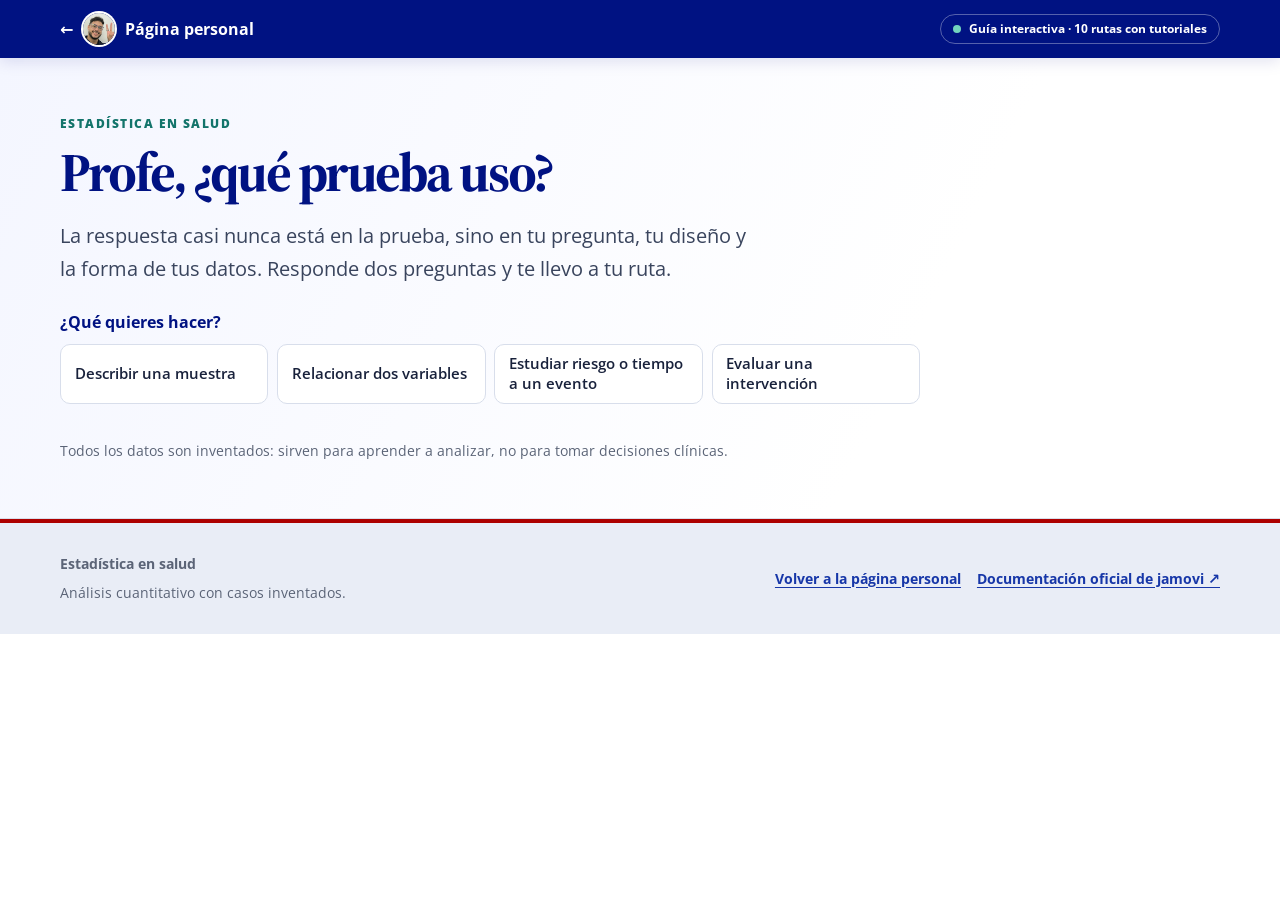
<file: estadistica/index.html>
﻿<!doctype html>
<html lang="es" data-page="estadistica">
<head>
<meta charset="utf-8"><link rel="preconnect" href="https://fonts.googleapis.com"><link rel="preconnect" href="https://fonts.gstatic.com" crossorigin><link rel="stylesheet" href="https://fonts.googleapis.com/css2?family=Open+Sans:ital,wght@0,300..800;1,400&family=Source+Serif+4:ital,opsz,wght@0,8..60,300..800;1,8..60,400..700&display=swap">
<meta name="viewport" content="width=device-width, initial-scale=1">
<meta name="description" content="Guía interactiva para decidir, ejecutar e interpretar análisis estadísticos en investigación cuantitativa en salud, con datos ficticios.">
<meta name="theme-color" content="#001282">
<title>Estadística en salud | Guía interactiva</title>
<link rel="stylesheet" href="styles.css">
<link rel="stylesheet" href="../assets/sitio.css">
<script defer src="../assets/sitio.js"></script>
</head>
<body>
<a class="skip-link" href="#contenido">Saltar al contenido</a>
<header class="site-header">
  <div class="header-inner">
    <a class="back-link" href="../index.html">← <img class="perfil-mini" src="../assets/perfil.jpg" width="32" height="32" alt="" decoding="async"> Página personal</a>
    <span class="status-tag"><span class="status-dot" aria-hidden="true"></span> Guía interactiva · 10 rutas con tutoriales</span>
  </div>
</header>
<main id="contenido">
  <section class="hero" id="buscador">
    <div class="hero-inner">
      <p class="eyebrow">Estadística en salud</p>
      <h1>Profe, ¿qué prueba uso?</h1>
      <p class="hero-lead">La respuesta casi nunca está en la prueba, sino en tu pregunta, tu diseño y la forma de tus datos. Responde dos preguntas y te llevo a tu ruta.</p>
      <div class="finder" id="finder"></div>
      <p class="hero-note">Todos los datos son inventados: sirven para aprender a analizar, no para tomar decisiones clínicas.</p>
    </div>
  </section>

  <section class="section wrap" id="ruta" hidden>
    <div class="section-heading route-heading"><h2>Tu ruta</h2><label class="route-picker"><span>Cambiar de ruta</span><select id="routeSelect"></select></label></div>
    <div class="workbench" id="workbench">
      <aside class="module-summary" id="moduleSummary" aria-live="polite"></aside>
      <div class="module-workspace">
        <div class="step-tabs" id="moduleTabs" role="tablist" aria-label="Pasos de la ruta"></div>
        <div class="sub-tabs" id="moduleSubnav" role="group" aria-label="Secciones del paso"></div>
        <article class="module-content" id="moduleContent" role="tabpanel" tabindex="0"></article>
      </div>
    </div>
  </section>
</main>
<footer class="site-footer"><div class="wrap footer-inner"><div><b>Estadística en salud</b><p>Análisis cuantitativo con casos inventados.</p></div><div class="footer-links"><a href="../index.html">Volver a la página personal</a><a href="https://docs.jamovi.org/analyses/jg_overview.html" target="_blank" rel="noopener">Documentación oficial de jamovi ↗</a></div></div></footer>
<script src="app.js" defer></script>
</body>
</html>
</file>
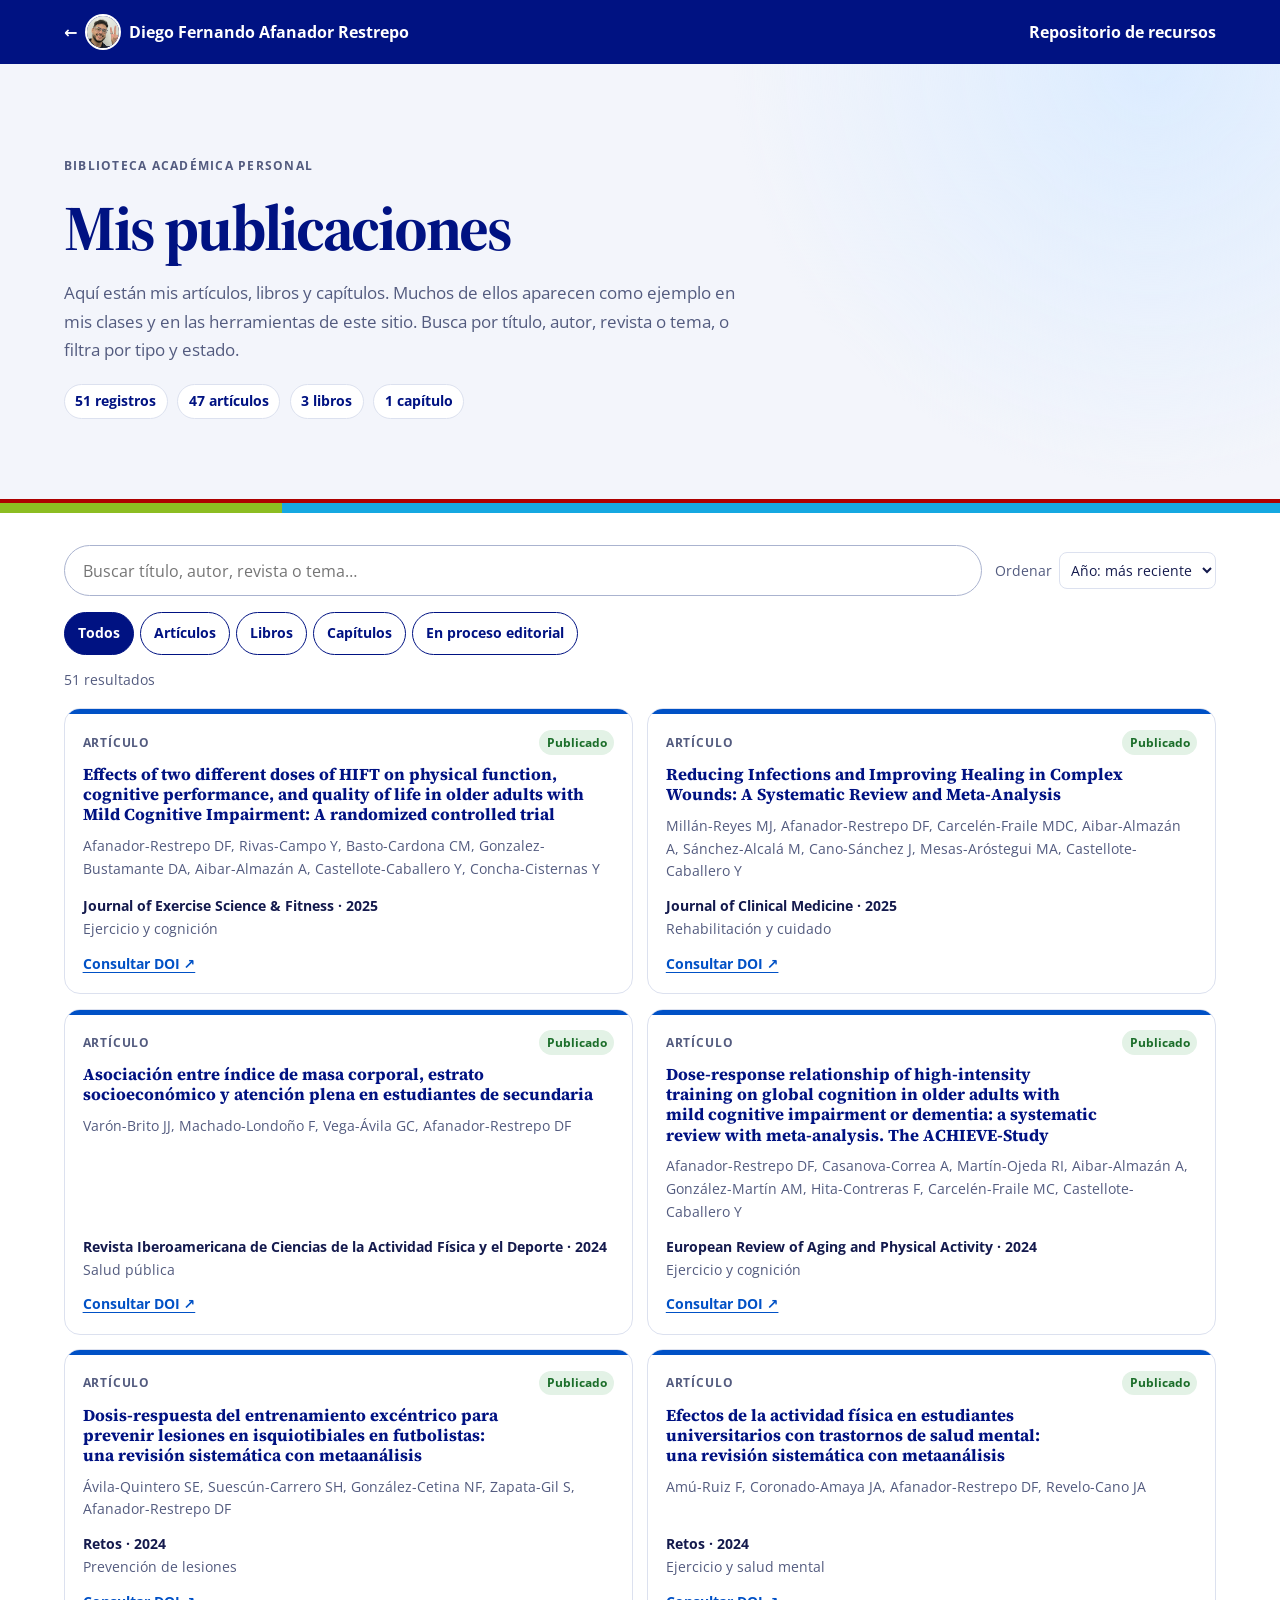
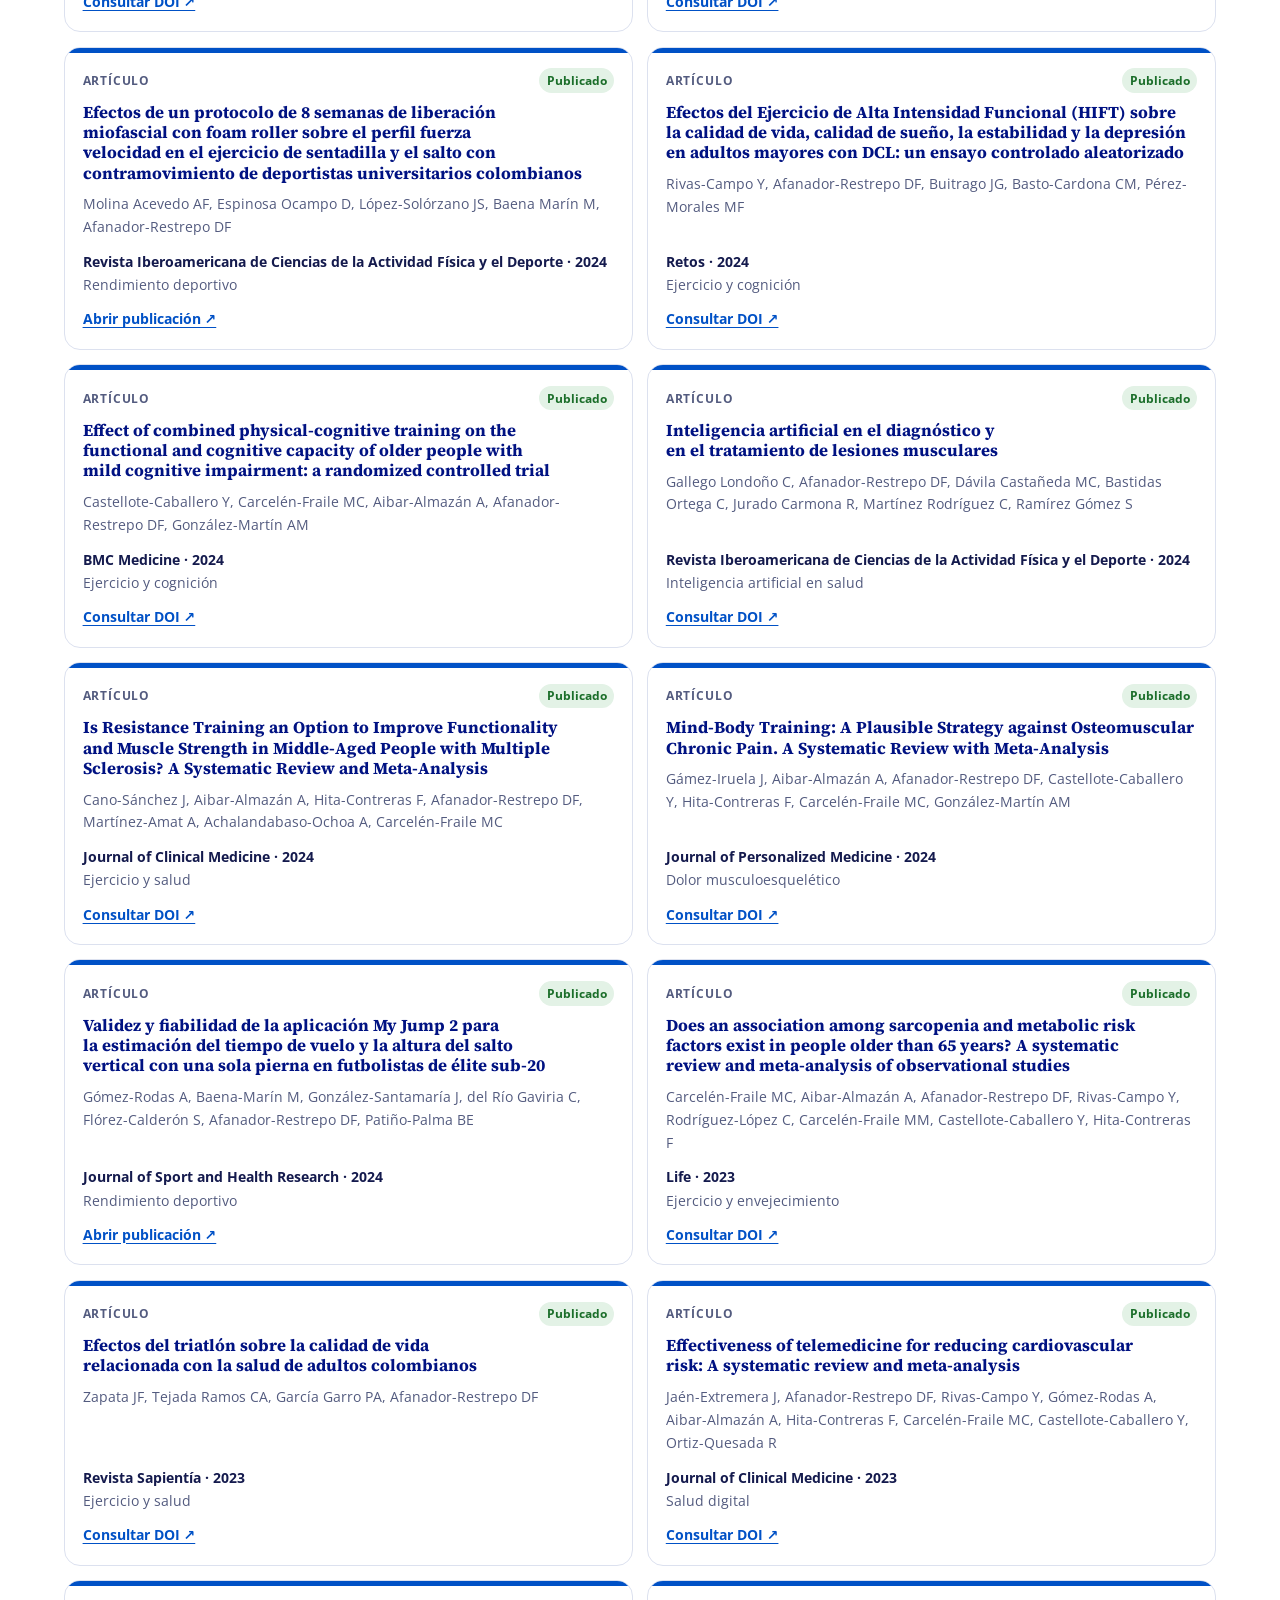
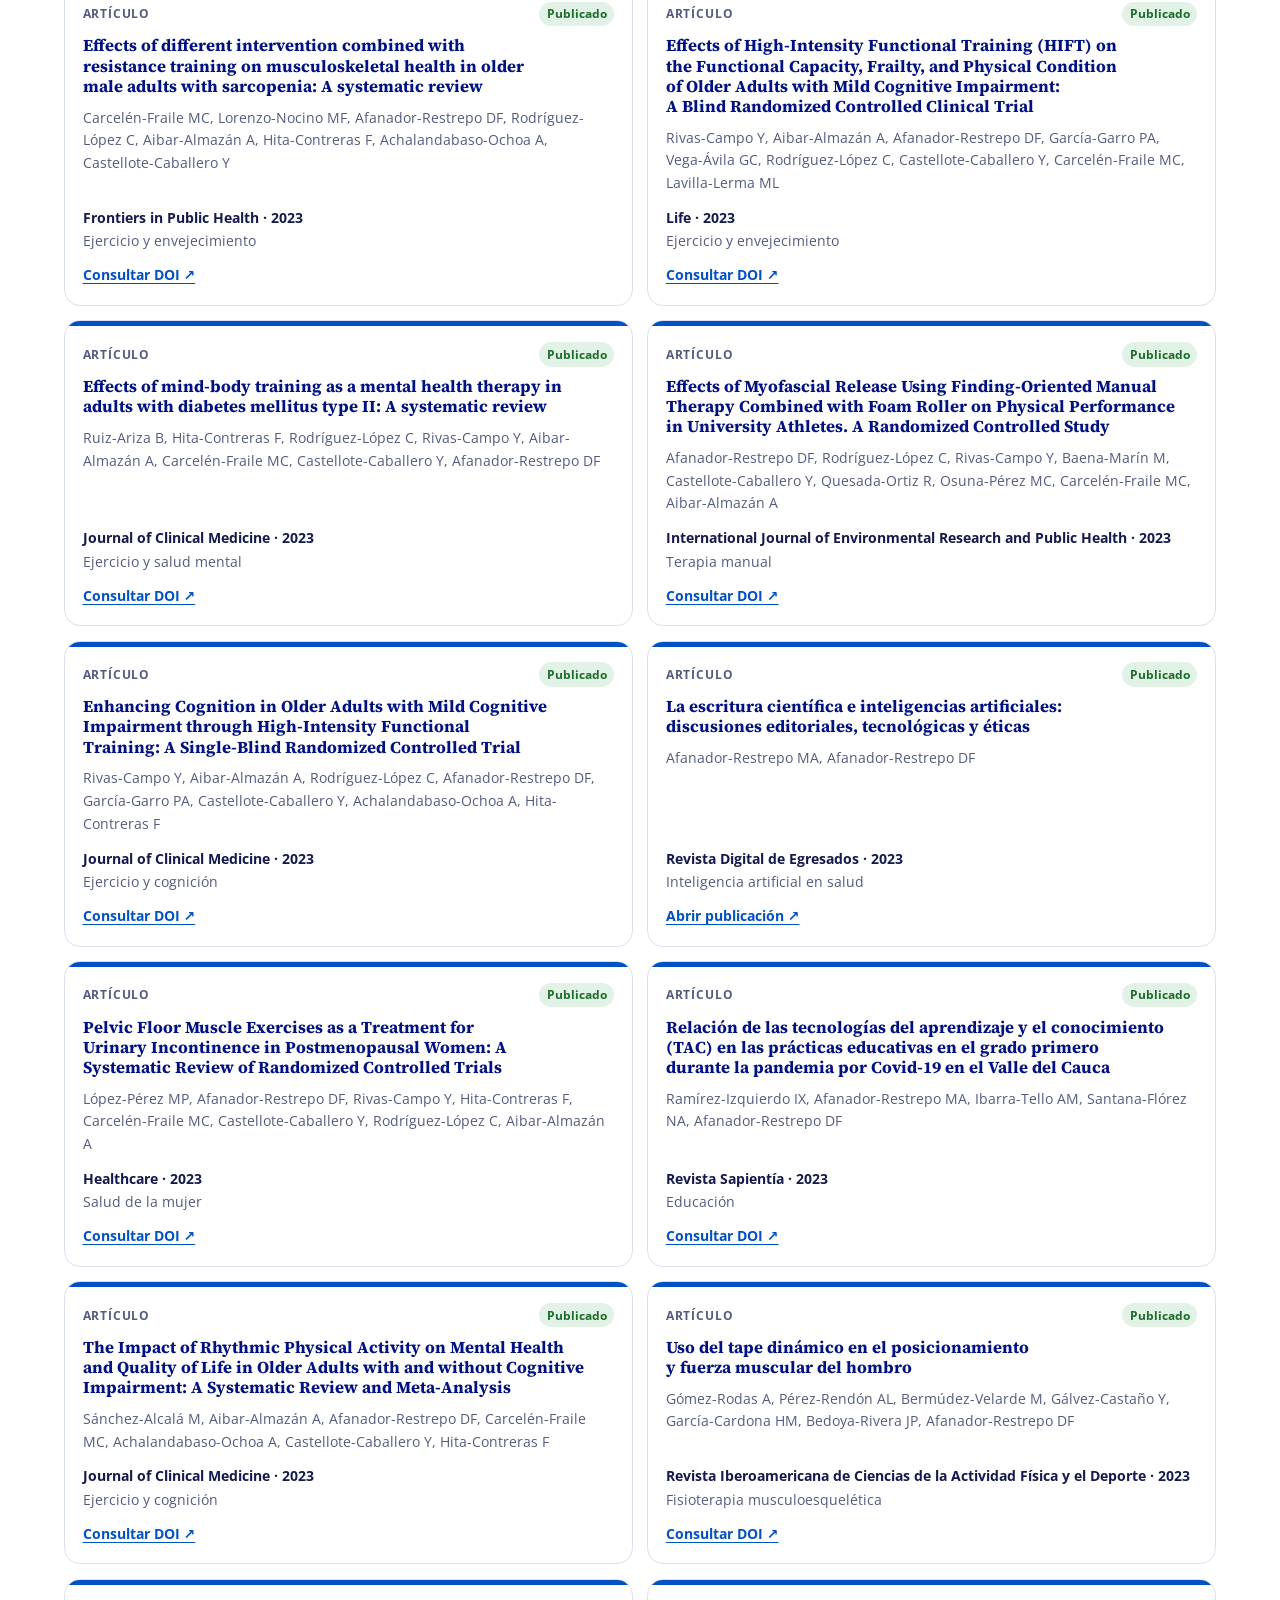
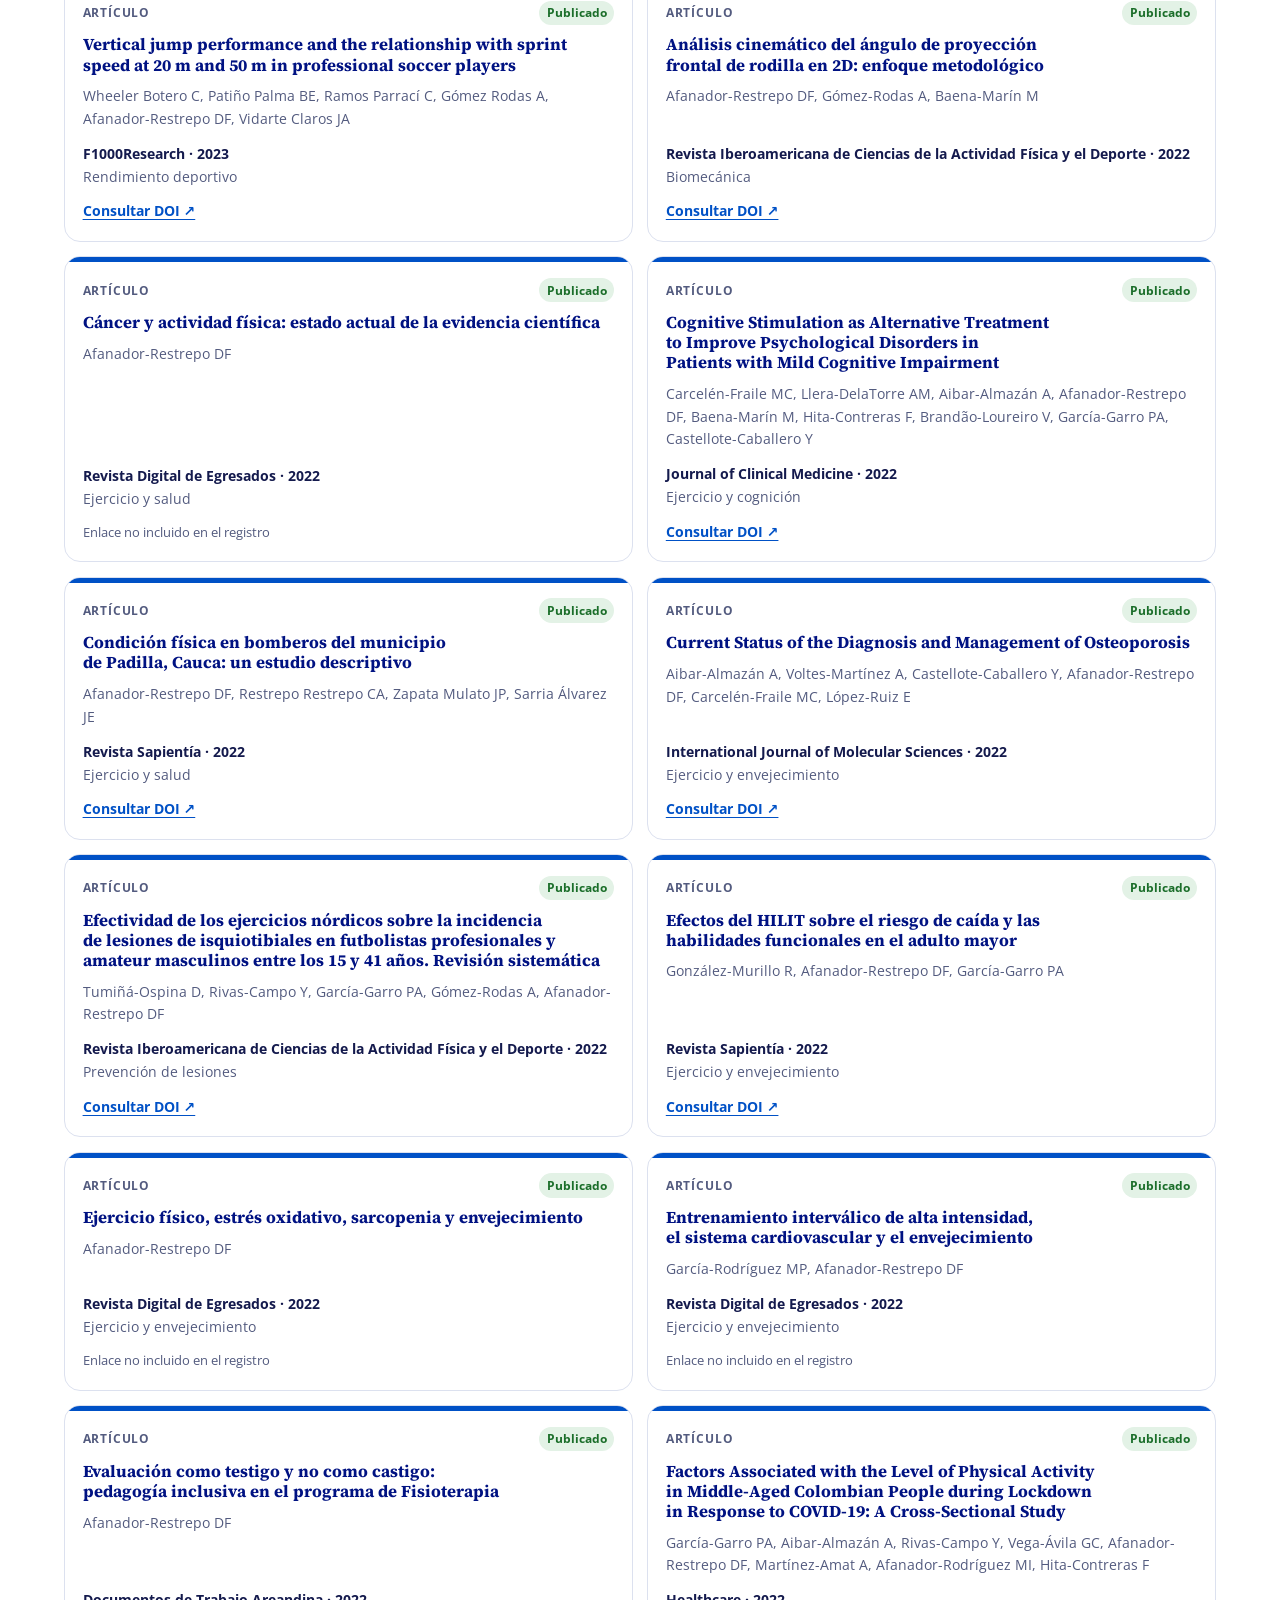
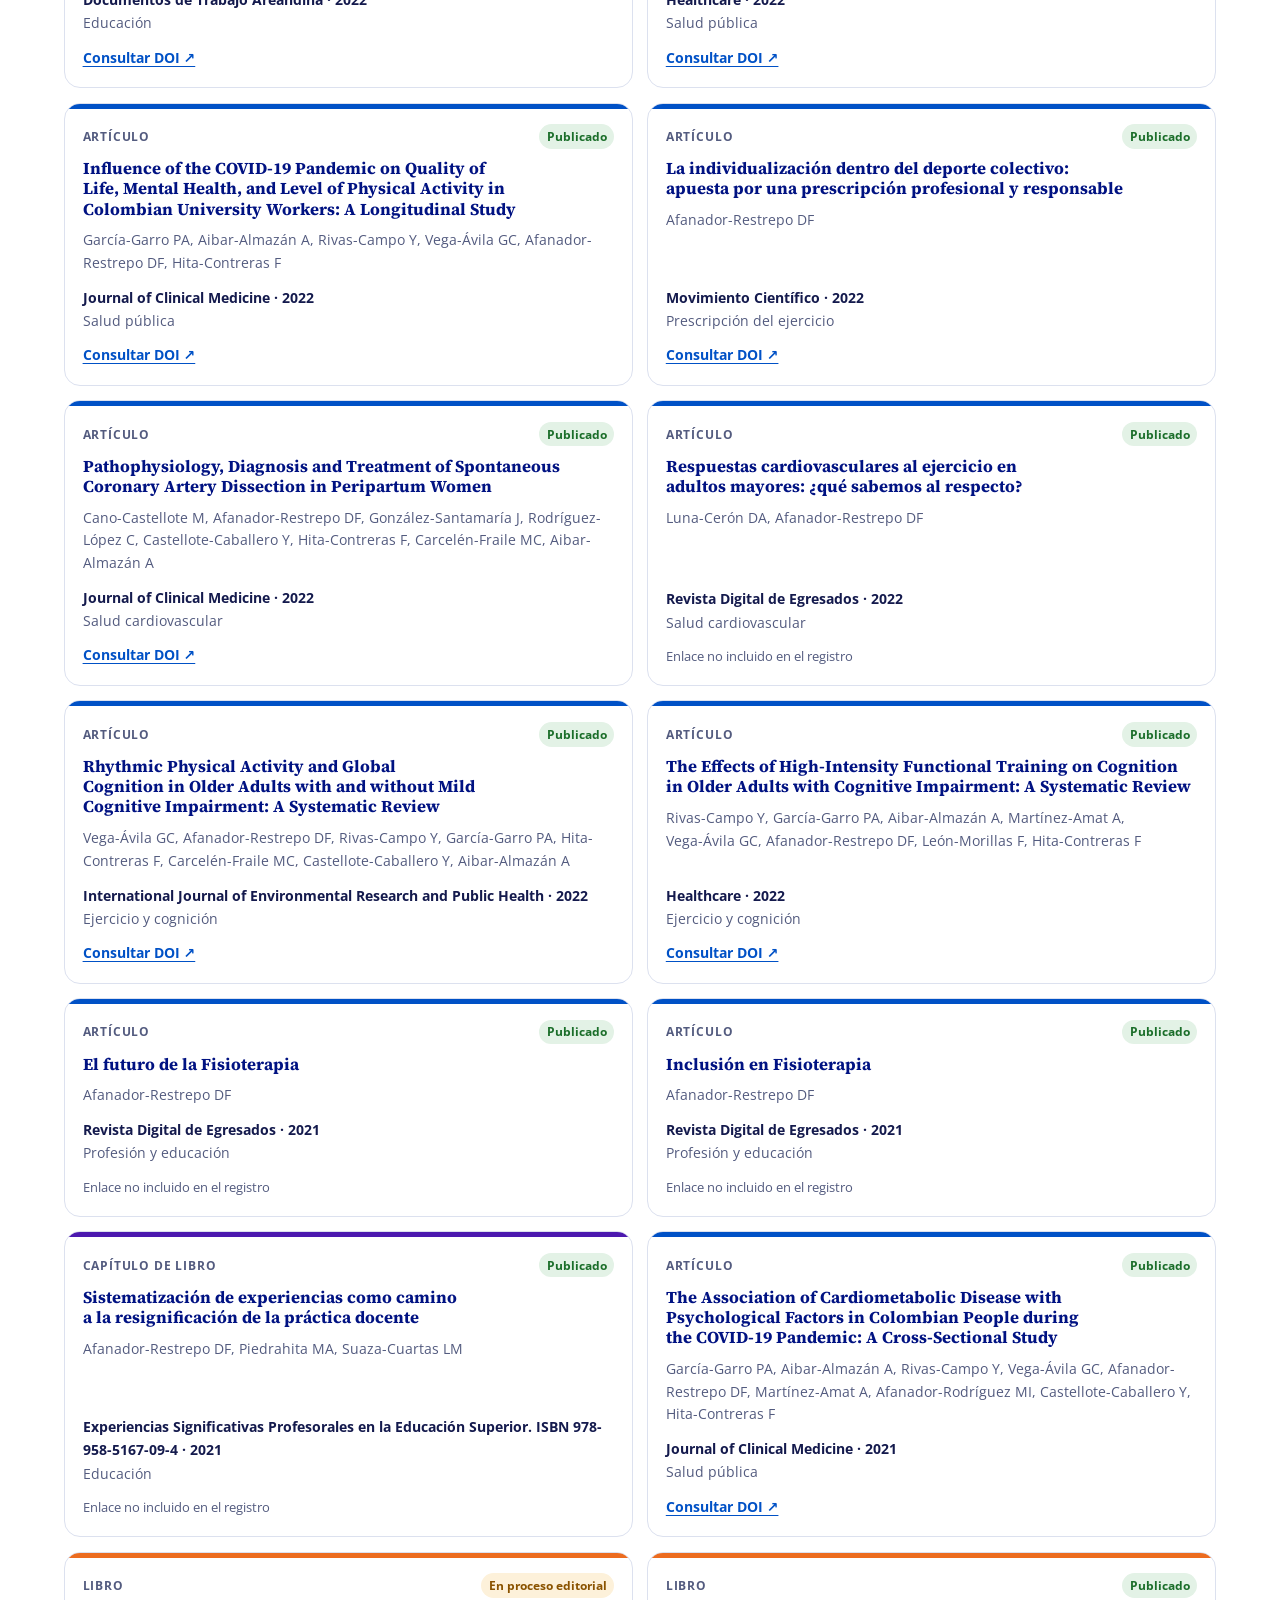
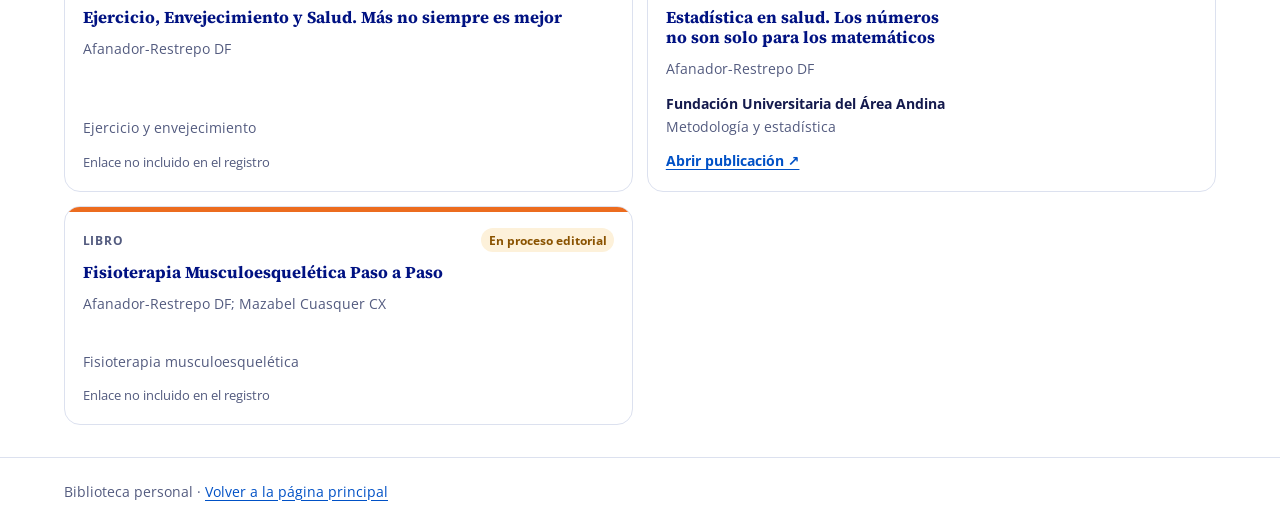
<file: publicaciones/index.html>
<!doctype html>
<html lang="es" data-page="publicaciones">
<head>
<meta charset="utf-8"><link rel="preconnect" href="https://fonts.googleapis.com"><link rel="preconnect" href="https://fonts.gstatic.com" crossorigin><link rel="stylesheet" href="https://fonts.googleapis.com/css2?family=Open+Sans:ital,wght@0,300..800;1,400&family=Source+Serif+4:ital,opsz,wght@0,8..60,300..800;1,8..60,400..700&display=swap"><meta name="viewport" content="width=device-width,initial-scale=1">
<meta name="description" content="Biblioteca de publicaciones, artículos y libros de Diego Fernando Afanador Restrepo.">
<title>Mis publicaciones | Diego Fernando Afanador Restrepo</title>

<style>
:root{--blue:#001282;--red:#ad0000;--ink:#141a4d;--muted:#535b7f;--paper:#f3f5fb;--line:#dce1ef;--cyan:#16a8e1;--green:#249337;--orange:#ec6c1f;--max:72rem}*{box-sizing:border-box}body{margin:0;color:var(--ink);font:16px/1.65 'Open Sans',system-ui,sans-serif}a{color:#0051c6;text-underline-offset:3px}a:focus-visible,button:focus-visible,input:focus-visible{outline:3px solid var(--cyan);outline-offset:3px}.wrap{width:min(var(--max),100% - 2rem);margin:auto}.top{background:var(--blue);color:#fff}.top .wrap{display:flex;justify-content:space-between;align-items:center;padding:1rem 0}.top a{color:white;text-decoration:none;font-weight:700}.hero{background:radial-gradient(circle at 90% 0%,#dcecff,transparent 34%),var(--paper);padding:clamp(2.5rem,7vw,5rem) 0;border-bottom:4px solid var(--red)}.eyebrow{font-size:.78rem;letter-spacing:.1em;text-transform:uppercase;font-weight:700;color:var(--muted)}h1,h2,h3{color:var(--blue);line-height:1.2;text-wrap:balance}h1{font-size:clamp(2.4rem,6vw,4rem);margin:.4rem 0 .8rem;letter-spacing:-.035em}.lead{max-width:68ch;color:var(--muted);font-size:1.08rem;margin:0}.stats{display:flex;gap:.6rem;flex-wrap:wrap;margin-top:1.2rem}.stats span{background:#fff;border:1px solid var(--line);padding:.35rem .65rem;font-size:.85rem;font-weight:700;color:var(--blue)}main{padding:2rem 0}.controls{display:grid;grid-template-columns:1fr auto;gap:.8rem;align-items:center;margin-bottom:1rem}.search{font:inherit;padding:.7rem .9rem;border:1px solid #aab3cf;background:#fff;color:var(--ink);width:100%}.filters{display:flex;gap:.4rem;flex-wrap:wrap}.filter{font:inherit;font-size:.87rem;font-weight:700;padding:.55rem .8rem;border:1.5px solid var(--blue);background:#fff;color:var(--blue);cursor:pointer}.filter[aria-pressed=true]{background:var(--blue);color:white}.sort{display:flex;align-items:center;gap:.4rem;color:var(--muted);font-size:.85rem}.sort select{font:inherit;padding:.45rem;border:1px solid var(--line);color:var(--ink);background:#fff}.result{font-size:.88rem;color:var(--muted);margin:.8rem 0 1.1rem}.grid{display:grid;grid-template-columns:repeat(2,minmax(0,1fr));gap:.9rem}.item{border:1px solid var(--line);background:#fff;display:flex;flex-direction:column;padding:1.1rem;min-width:0;position:relative}.item:before{content:"";height:5px;background:var(--c,#0051c6);position:absolute;inset:0 0 auto}.meta{display:flex;justify-content:space-between;gap:.5rem;align-items:center;margin-top:.2rem}.kind,.status{font-size:.73rem;font-weight:700;letter-spacing:.07em;text-transform:uppercase;color:var(--muted)}.status{letter-spacing:0;text-transform:none;padding:.16rem .48rem;border-radius:99px;background:#e3f2e6;color:#1b6e2a}.status.process{background:#fdf1da;color:#8a5300}.item h2{font-size:1.05rem;margin:.65rem 0 .5rem;overflow-wrap:anywhere}.authors{font-size:.86rem;color:var(--muted);margin:.1rem 0 .7rem}.source{font-size:.88rem;margin:auto 0 0;color:var(--ink)}.source span{color:var(--muted)}.link{display:inline-block;margin-top:.75rem;font-size:.87rem;font-weight:700}.nolink{display:inline-block;margin-top:.75rem;font-size:.82rem;color:var(--muted)}.empty{padding:2rem;text-align:center;background:var(--paper);color:var(--muted);grid-column:1/-1}.notice{margin:1.5rem 0;padding:1rem 1.2rem;border-left:4px solid var(--orange);background:#fff5e4;color:var(--ink)}footer{border-top:1px solid var(--line);padding:1.4rem 0;color:var(--muted);font-size:.85rem}.band{display:grid;grid-template-columns:22% 1fr;height:10px}.band i:first-child{background:#8cbd22}.band i:last-child{background:#16a8e1}@media(max-width:760px){.controls{grid-template-columns:1fr}.grid{grid-template-columns:1fr}.top .wrap{align-items:flex-start}}
</style>
<link rel="stylesheet" href="../assets/sitio.css">
<script defer src="../assets/sitio.js"></script>
</head>
<body>
<header class="top"><div class="wrap"><a href="../index.html">← <img class="perfil-mini" src="../assets/perfil.jpg" width="32" height="32" alt="" decoding="async"> Diego Fernando Afanador Restrepo</a><a href="../index.html#repositorio">Repositorio de recursos</a></div></header>
<div class="hero"><div class="wrap"><p class="eyebrow">Biblioteca académica personal</p><h1>Mis publicaciones</h1><p class="lead">Aquí están mis artículos, libros y capítulos. Muchos de ellos aparecen como ejemplo en mis clases y en las herramientas de este sitio. Busca por título, autor, revista o tema, o filtra por tipo y estado.</p><div class="stats" id="stats" aria-label="Número de publicaciones"></div></div></div><div class="band" aria-hidden="true"><i></i><i></i></div>
<main class="wrap"><div class="controls"><label><span style="position:absolute;left:-9999px">Buscar publicaciones</span><input id="query" class="search" type="search" placeholder="Buscar título, autor, revista o tema…"></label><label class="sort">Ordenar
<select id="sort"><option value="newest">Año: más reciente</option><option value="oldest">Año: más antiguo</option><option value="title">Título: A–Z</option></select></label></div><div class="filters" role="group" aria-label="Filtrar por tipo"><button class="filter" data-type="todos" aria-pressed="true">Todos</button><button class="filter" data-type="articulo" aria-pressed="false">Artículos</button><button class="filter" data-type="libro" aria-pressed="false">Libros</button><button class="filter" data-type="capitulo" aria-pressed="false">Capítulos</button><button class="filter" data-type="proceso" aria-pressed="false">En proceso editorial</button></div><p id="result" class="result" aria-live="polite"></p><div id="library" class="grid"></div></main>
<footer><div class="wrap">Biblioteca personal · <a href="../index.html">Volver a la página principal</a></div></footer>
<script id="publications-data" type="application/json">[{"id":"PUB-01","tipo":"libro","titulo":"Estadística en salud. Los números no son solo para los matemáticos","autores":"Afanador-Restrepo DF","fuente":"Fundación Universitaria del Área Andina","anio":"","doi":"","url":"https://digitk.areandina.edu.co/handle/areandina/5913","estado":"Publicado","resumen":"Una introducción a la estadística pensada para profesionales de la salud sin formación matemática previa.","area":"Metodología y estadística"},{"id":"PUB-02","tipo":"libro","titulo":"Fisioterapia Musculoesquelética Paso a Paso","autores":"Afanador-Restrepo DF; Mazabel Cuasquer CX","fuente":"","anio":"","doi":"","url":"","estado":"En proceso editorial","resumen":"Recorre el proceso de atención bajo el modelo de la APTA y el lenguaje de la CIF, desde el razonamiento clínico hasta la reevaluación.","area":"Fisioterapia musculoesquelética"},{"id":"PUB-03","tipo":"libro","titulo":"Ejercicio, Envejecimiento y Salud. Más no siempre es mejor","autores":"Afanador-Restrepo DF","fuente":"","anio":"","doi":"","url":"","estado":"En proceso editorial","resumen":"Sobre la dosis del ejercicio en la persona mayor y por qué aumentarla no siempre mejora el resultado.","area":"Ejercicio y envejecimiento"},{"id":"PUB-04","tipo":"articulo","titulo":"Effects of two different doses of HIFT on physical function, cognitive performance, and quality of life in older adults with Mild Cognitive Impairment: A randomized controlled trial","autores":"Afanador-Restrepo DF, Rivas-Campo Y, Basto-Cardona CM, Gonzalez-Bustamante DA, Aibar-Almazán A, Castellote-Caballero Y, Concha-Cisternas Y","fuente":"Journal of Exercise Science & Fitness","anio":"2025","doi":"10.1016/j.jesf.2025.10.004","url":"","estado":"Publicado","resumen":"","area":"Ejercicio y cognición"},{"id":"PUB-05","tipo":"articulo","titulo":"Reducing Infections and Improving Healing in Complex Wounds: A Systematic Review and Meta-Analysis","autores":"Millán-Reyes MJ, Afanador-Restrepo DF, Carcelén-Fraile MDC, Aibar-Almazán A, Sánchez-Alcalá M, Cano-Sánchez J, Mesas-Aróstegui MA, Castellote-Caballero Y","fuente":"Journal of Clinical Medicine","anio":"2025","doi":"10.3390/jcm14093237","url":"","estado":"Publicado","resumen":"","area":"Rehabilitación y cuidado"},{"id":"PUB-06","tipo":"articulo","titulo":"Effect of combined physical-cognitive training on the functional and cognitive capacity of older people with mild cognitive impairment: a randomized controlled trial","autores":"Castellote-Caballero Y, Carcelén-Fraile MC, Aibar-Almazán A, Afanador-Restrepo DF, González-Martín AM","fuente":"BMC Medicine","anio":"2024","doi":"10.1186/s12916-024-03469-x","url":"","estado":"Publicado","resumen":"","area":"Ejercicio y cognición"},{"id":"PUB-07","tipo":"articulo","titulo":"Is Resistance Training an Option to Improve Functionality and Muscle Strength in Middle-Aged People with Multiple Sclerosis? A Systematic Review and Meta-Analysis","autores":"Cano-Sánchez J, Aibar-Almazán A, Hita-Contreras F, Afanador-Restrepo DF, Martínez-Amat A, Achalandabaso-Ochoa A, Carcelén-Fraile MC","fuente":"Journal of Clinical Medicine","anio":"2024","doi":"10.3390/jcm13051378","url":"","estado":"Publicado","resumen":"","area":"Ejercicio y salud"},{"id":"PUB-08","tipo":"articulo","titulo":"Dose-response relationship of high-intensity training on global cognition in older adults with mild cognitive impairment or dementia: a systematic review with meta-analysis. The ACHIEVE-Study","autores":"Afanador-Restrepo DF, Casanova-Correa A, Martín-Ojeda RI, Aibar-Almazán A, González-Martín AM, Hita-Contreras F, Carcelén-Fraile MC, Castellote-Caballero Y","fuente":"European Review of Aging and Physical Activity","anio":"2024","doi":"10.1186/s11556-024-00358-3","url":"","estado":"Publicado","resumen":"","area":"Ejercicio y cognición"},{"id":"PUB-09","tipo":"articulo","titulo":"Mind-Body Training: A Plausible Strategy against Osteomuscular Chronic Pain. A Systematic Review with Meta-Analysis","autores":"Gámez-Iruela J, Aibar-Almazán A, Afanador-Restrepo DF, Castellote-Caballero Y, Hita-Contreras F, Carcelén-Fraile MC, González-Martín AM","fuente":"Journal of Personalized Medicine","anio":"2024","doi":"10.3390/jpm14020200","url":"","estado":"Publicado","resumen":"","area":"Dolor musculoesquelético"},{"id":"PUB-10","tipo":"articulo","titulo":"Efectos del Ejercicio de Alta Intensidad Funcional (HIFT) sobre la calidad de vida, calidad de sueño, la estabilidad y la depresión en adultos mayores con DCL: un ensayo controlado aleatorizado","autores":"Rivas-Campo Y, Afanador-Restrepo DF, Buitrago JG, Basto-Cardona CM, Pérez-Morales MF","fuente":"Retos","anio":"2024","doi":"10.47197/retos.v61.109751","url":"","estado":"Publicado","resumen":"","area":"Ejercicio y cognición"},{"id":"PUB-11","tipo":"articulo","titulo":"Validez y fiabilidad de la aplicación My Jump 2 para la estimación del tiempo de vuelo y la altura del salto vertical con una sola pierna en futbolistas de élite sub-20","autores":"Gómez-Rodas A, Baena-Marín M, González-Santamaría J, del Río Gaviria C, Flórez-Calderón S, Afanador-Restrepo DF, Patiño-Palma BE","fuente":"Journal of Sport and Health Research","anio":"2024","doi":"","url":"https://recyt.fecyt.es/index.php/JSHR/article/view/97670","estado":"Publicado","resumen":"","area":"Rendimiento deportivo"},{"id":"PUB-12","tipo":"articulo","titulo":"Efectos de la actividad física en estudiantes universitarios con trastornos de salud mental: una revisión sistemática con metaanálisis","autores":"Amú-Ruiz F, Coronado-Amaya JA, Afanador-Restrepo DF, Revelo-Cano JA","fuente":"Retos","anio":"2024","doi":"10.47197/retos.v59.108367","url":"","estado":"Publicado","resumen":"","area":"Ejercicio y salud mental"},{"id":"PUB-13","tipo":"articulo","titulo":"Dosis-respuesta del entrenamiento excéntrico para prevenir lesiones en isquiotibiales en futbolistas: una revisión sistemática con metaanálisis","autores":"Ávila-Quintero SE, Suescún-Carrero SH, González-Cetina NF, Zapata-Gil S, Afanador-Restrepo DF","fuente":"Retos","anio":"2024","doi":"10.47197/retos.v57.104960","url":"","estado":"Publicado","resumen":"","area":"Prevención de lesiones"},{"id":"PUB-14","tipo":"articulo","titulo":"Efectos de un protocolo de 8 semanas de liberación miofascial con foam roller sobre el perfil fuerza velocidad en el ejercicio de sentadilla y el salto con contramovimiento de deportistas universitarios colombianos","autores":"Molina Acevedo AF, Espinosa Ocampo D, López-Solórzano JS, Baena Marín M, Afanador-Restrepo DF","fuente":"Revista Iberoamericana de Ciencias de la Actividad Física y el Deporte","anio":"2024","doi":"","url":"https://revistas.uma.es/index.php/riccafd/article/view/17897","estado":"Publicado","resumen":"","area":"Rendimiento deportivo"},{"id":"PUB-15","tipo":"articulo","titulo":"Asociación entre índice de masa corporal, estrato socioeconómico y atención plena en estudiantes de secundaria","autores":"Varón-Brito JJ, Machado-Londoño F, Vega-Ávila GC, Afanador-Restrepo DF","fuente":"Revista Iberoamericana de Ciencias de la Actividad Física y el Deporte","anio":"2024","doi":"10.24310/riccafd.13.3.2024.19730","url":"","estado":"Publicado","resumen":"","area":"Salud pública"},{"id":"PUB-16","tipo":"articulo","titulo":"Inteligencia artificial en el diagnóstico y en el tratamiento de lesiones musculares","autores":"Gallego Londoño C, Afanador-Restrepo DF, Dávila Castañeda MC, Bastidas Ortega C, Jurado Carmona R, Martínez Rodríguez C, Ramírez Gómez S","fuente":"Revista Iberoamericana de Ciencias de la Actividad Física y el Deporte","anio":"2024","doi":"10.24310/riccafd.13.3.2024.20429","url":"","estado":"Publicado","resumen":"","area":"Inteligencia artificial en salud"},{"id":"PUB-17","tipo":"articulo","titulo":"Effects of different intervention combined with resistance training on musculoskeletal health in older male adults with sarcopenia: A systematic review","autores":"Carcelén-Fraile MC, Lorenzo-Nocino MF, Afanador-Restrepo DF, Rodríguez-López C, Aibar-Almazán A, Hita-Contreras F, Achalandabaso-Ochoa A, Castellote-Caballero Y","fuente":"Frontiers in Public Health","anio":"2023","doi":"10.3389/fpubh.2022.1037464","url":"","estado":"Publicado","resumen":"","area":"Ejercicio y envejecimiento"},{"id":"PUB-18","tipo":"articulo","titulo":"Effects of Myofascial Release Using Finding-Oriented Manual Therapy Combined with Foam Roller on Physical Performance in University Athletes. A Randomized Controlled Study","autores":"Afanador-Restrepo DF, Rodríguez-López C, Rivas-Campo Y, Baena-Marín M, Castellote-Caballero Y, Quesada-Ortiz R, Osuna-Pérez MC, Carcelén-Fraile MC, Aibar-Almazán A","fuente":"International Journal of Environmental Research and Public Health","anio":"2023","doi":"10.3390/ijerph20021364","url":"","estado":"Publicado","resumen":"","area":"Terapia manual"},{"id":"PUB-19","tipo":"articulo","titulo":"Effectiveness of telemedicine for reducing cardiovascular risk: A systematic review and meta-analysis","autores":"Jaén-Extremera J, Afanador-Restrepo DF, Rivas-Campo Y, Gómez-Rodas A, Aibar-Almazán A, Hita-Contreras F, Carcelén-Fraile MC, Castellote-Caballero Y, Ortiz-Quesada R","fuente":"Journal of Clinical Medicine","anio":"2023","doi":"10.3390/jcm12030841","url":"","estado":"Publicado","resumen":"","area":"Salud digital"},{"id":"PUB-20","tipo":"articulo","titulo":"Effects of mind-body training as a mental health therapy in adults with diabetes mellitus type II: A systematic review","autores":"Ruiz-Ariza B, Hita-Contreras F, Rodríguez-López C, Rivas-Campo Y, Aibar-Almazán A, Carcelén-Fraile MC, Castellote-Caballero Y, Afanador-Restrepo DF","fuente":"Journal of Clinical Medicine","anio":"2023","doi":"10.3390/jcm12030853","url":"","estado":"Publicado","resumen":"","area":"Ejercicio y salud mental"},{"id":"PUB-21","tipo":"articulo","titulo":"Enhancing Cognition in Older Adults with Mild Cognitive Impairment through High-Intensity Functional Training: A Single-Blind Randomized Controlled Trial","autores":"Rivas-Campo Y, Aibar-Almazán A, Rodríguez-López C, Afanador-Restrepo DF, García-Garro PA, Castellote-Caballero Y, Achalandabaso-Ochoa A, Hita-Contreras F","fuente":"Journal of Clinical Medicine","anio":"2023","doi":"10.3390/jcm12124049","url":"","estado":"Publicado","resumen":"","area":"Ejercicio y cognición"},{"id":"PUB-22","tipo":"articulo","titulo":"Vertical jump performance and the relationship with sprint speed at 20 m and 50 m in professional soccer players","autores":"Wheeler Botero C, Patiño Palma BE, Ramos Parrací C, Gómez Rodas A, Afanador-Restrepo DF, Vidarte Claros JA","fuente":"F1000Research","anio":"2023","doi":"10.12688/f1000research.131225.1","url":"","estado":"Publicado","resumen":"","area":"Rendimiento deportivo"},{"id":"PUB-23","tipo":"articulo","titulo":"The Impact of Rhythmic Physical Activity on Mental Health and Quality of Life in Older Adults with and without Cognitive Impairment: A Systematic Review and Meta-Analysis","autores":"Sánchez-Alcalá M, Aibar-Almazán A, Afanador-Restrepo DF, Carcelén-Fraile MC, Achalandabaso-Ochoa A, Castellote-Caballero Y, Hita-Contreras F","fuente":"Journal of Clinical Medicine","anio":"2023","doi":"10.3390/jcm12227084","url":"","estado":"Publicado","resumen":"","area":"Ejercicio y cognición"},{"id":"PUB-24","tipo":"articulo","titulo":"Pelvic Floor Muscle Exercises as a Treatment for Urinary Incontinence in Postmenopausal Women: A Systematic Review of Randomized Controlled Trials","autores":"López-Pérez MP, Afanador-Restrepo DF, Rivas-Campo Y, Hita-Contreras F, Carcelén-Fraile MC, Castellote-Caballero Y, Rodríguez-López C, Aibar-Almazán A","fuente":"Healthcare","anio":"2023","doi":"10.3390/healthcare11020216","url":"","estado":"Publicado","resumen":"","area":"Salud de la mujer"},{"id":"PUB-25","tipo":"articulo","titulo":"Does an association among sarcopenia and metabolic risk factors exist in people older than 65 years? A systematic review and meta-analysis of observational studies","autores":"Carcelén-Fraile MC, Aibar-Almazán A, Afanador-Restrepo DF, Rivas-Campo Y, Rodríguez-López C, Carcelén-Fraile MM, Castellote-Caballero Y, Hita-Contreras F","fuente":"Life","anio":"2023","doi":"10.3390/life13030648","url":"","estado":"Publicado","resumen":"","area":"Ejercicio y envejecimiento"},{"id":"PUB-26","tipo":"articulo","titulo":"Effects of High-Intensity Functional Training (HIFT) on the Functional Capacity, Frailty, and Physical Condition of Older Adults with Mild Cognitive Impairment: A Blind Randomized Controlled Clinical Trial","autores":"Rivas-Campo Y, Aibar-Almazán A, Afanador-Restrepo DF, García-Garro PA, Vega-Ávila GC, Rodríguez-López C, Castellote-Caballero Y, Carcelén-Fraile MC, Lavilla-Lerma ML","fuente":"Life","anio":"2023","doi":"10.3390/life13051224","url":"","estado":"Publicado","resumen":"","area":"Ejercicio y envejecimiento"},{"id":"PUB-27","tipo":"articulo","titulo":"Uso del tape dinámico en el posicionamiento y fuerza muscular del hombro","autores":"Gómez-Rodas A, Pérez-Rendón AL, Bermúdez-Velarde M, Gálvez-Castaño Y, García-Cardona HM, Bedoya-Rivera JP, Afanador-Restrepo DF","fuente":"Revista Iberoamericana de Ciencias de la Actividad Física y el Deporte","anio":"2023","doi":"10.24310/riccafd.2023.v12i1.16082","url":"","estado":"Publicado","resumen":"","area":"Fisioterapia musculoesquelética"},{"id":"PUB-28","tipo":"articulo","titulo":"Relación de las tecnologías del aprendizaje y el conocimiento (TAC) en las prácticas educativas en el grado primero durante la pandemia por Covid-19 en el Valle del Cauca","autores":"Ramírez-Izquierdo IX, Afanador-Restrepo MA, Ibarra-Tello AM, Santana-Flórez NA, Afanador-Restrepo DF","fuente":"Revista Sapientía","anio":"2023","doi":"10.54278/sapientia.v15i30.135","url":"","estado":"Publicado","resumen":"","area":"Educación"},{"id":"PUB-29","tipo":"articulo","titulo":"Efectos del triatlón sobre la calidad de vida relacionada con la salud de adultos colombianos","autores":"Zapata JF, Tejada Ramos CA, García Garro PA, Afanador-Restrepo DF","fuente":"Revista Sapientía","anio":"2023","doi":"10.54278/sapientia.v15i30.151","url":"","estado":"Publicado","resumen":"","area":"Ejercicio y salud"},{"id":"PUB-30","tipo":"articulo","titulo":"La escritura científica e inteligencias artificiales: discusiones editoriales, tecnológicas y éticas","autores":"Afanador-Restrepo MA, Afanador-Restrepo DF","fuente":"Revista Digital de Egresados","anio":"2023","doi":"","url":"https://www.calameo.com/read/005735784d7af7b9047b0","estado":"Publicado","resumen":"","area":"Inteligencia artificial en salud"},{"id":"PUB-31","tipo":"articulo","titulo":"Cognitive Stimulation as Alternative Treatment to Improve Psychological Disorders in Patients with Mild Cognitive Impairment","autores":"Carcelén-Fraile MC, Llera-DelaTorre AM, Aibar-Almazán A, Afanador-Restrepo DF, Baena-Marín M, Hita-Contreras F, Brandão-Loureiro V, García-Garro PA, Castellote-Caballero Y","fuente":"Journal of Clinical Medicine","anio":"2022","doi":"10.3390/jcm11143947","url":"","estado":"Publicado","resumen":"","area":"Ejercicio y cognición"},{"id":"PUB-32","tipo":"articulo","titulo":"Influence of the COVID-19 Pandemic on Quality of Life, Mental Health, and Level of Physical Activity in Colombian University Workers: A Longitudinal Study","autores":"García-Garro PA, Aibar-Almazán A, Rivas-Campo Y, Vega-Ávila GC, Afanador-Restrepo DF, Hita-Contreras F","fuente":"Journal of Clinical Medicine","anio":"2022","doi":"10.3390/jcm11144104","url":"","estado":"Publicado","resumen":"","area":"Salud pública"},{"id":"PUB-33","tipo":"articulo","titulo":"Current Status of the Diagnosis and Management of Osteoporosis","autores":"Aibar-Almazán A, Voltes-Martínez A, Castellote-Caballero Y, Afanador-Restrepo DF, Carcelén-Fraile MC, López-Ruiz E","fuente":"International Journal of Molecular Sciences","anio":"2022","doi":"10.3390/ijms23169465","url":"","estado":"Publicado","resumen":"","area":"Ejercicio y envejecimiento"},{"id":"PUB-34","tipo":"articulo","titulo":"Rhythmic Physical Activity and Global Cognition in Older Adults with and without Mild Cognitive Impairment: A Systematic Review","autores":"Vega-Ávila GC, Afanador-Restrepo DF, Rivas-Campo Y, García-Garro PA, Hita-Contreras F, Carcelén-Fraile MC, Castellote-Caballero Y, Aibar-Almazán A","fuente":"International Journal of Environmental Research and Public Health","anio":"2022","doi":"10.3390/ijerph191912230","url":"","estado":"Publicado","resumen":"","area":"Ejercicio y cognición"},{"id":"PUB-35","tipo":"articulo","titulo":"Pathophysiology, Diagnosis and Treatment of Spontaneous Coronary Artery Dissection in Peripartum Women","autores":"Cano-Castellote M, Afanador-Restrepo DF, González-Santamaría J, Rodríguez-López C, Castellote-Caballero Y, Hita-Contreras F, Carcelén-Fraile MC, Aibar-Almazán A","fuente":"Journal of Clinical Medicine","anio":"2022","doi":"10.3390/jcm11226657","url":"","estado":"Publicado","resumen":"","area":"Salud cardiovascular"},{"id":"PUB-36","tipo":"articulo","titulo":"The Effects of High-Intensity Functional Training on Cognition in Older Adults with Cognitive Impairment: A Systematic Review","autores":"Rivas-Campo Y, García-Garro PA, Aibar-Almazán A, Martínez-Amat A, Vega-Ávila GC, Afanador-Restrepo DF, León-Morillas F, Hita-Contreras F","fuente":"Healthcare","anio":"2022","doi":"10.3390/healthcare10040670","url":"","estado":"Publicado","resumen":"","area":"Ejercicio y cognición"},{"id":"PUB-37","tipo":"articulo","titulo":"Factors Associated with the Level of Physical Activity in Middle-Aged Colombian People during Lockdown in Response to COVID-19: A Cross-Sectional Study","autores":"García-Garro PA, Aibar-Almazán A, Rivas-Campo Y, Vega-Ávila GC, Afanador-Restrepo DF, Martínez-Amat A, Afanador-Rodríguez MI, Hita-Contreras F","fuente":"Healthcare","anio":"2022","doi":"10.3390/healthcare10061050","url":"","estado":"Publicado","resumen":"","area":"Salud pública"},{"id":"PUB-38","tipo":"articulo","titulo":"Efectividad de los ejercicios nórdicos sobre la incidencia de lesiones de isquiotibiales en futbolistas profesionales y amateur masculinos entre los 15 y 41 años. Revisión sistemática","autores":"Tumiñá-Ospina D, Rivas-Campo Y, García-Garro PA, Gómez-Rodas A, Afanador-Restrepo DF","fuente":"Revista Iberoamericana de Ciencias de la Actividad Física y el Deporte","anio":"2022","doi":"10.24310/riccafd.2022.v11i3.15338","url":"","estado":"Publicado","resumen":"","area":"Prevención de lesiones"},{"id":"PUB-39","tipo":"articulo","titulo":"Análisis cinemático del ángulo de proyección frontal de rodilla en 2D: enfoque metodológico","autores":"Afanador-Restrepo DF, Gómez-Rodas A, Baena-Marín M","fuente":"Revista Iberoamericana de Ciencias de la Actividad Física y el Deporte","anio":"2022","doi":"10.24310/riccafd.2022.v11i3.15370","url":"","estado":"Publicado","resumen":"","area":"Biomecánica"},{"id":"PUB-40","tipo":"articulo","titulo":"La individualización dentro del deporte colectivo: apuesta por una prescripción profesional y responsable","autores":"Afanador-Restrepo DF","fuente":"Movimiento Científico","anio":"2022","doi":"10.33881/2011-7197.mct.16105","url":"","estado":"Publicado","resumen":"","area":"Prescripción del ejercicio"},{"id":"PUB-41","tipo":"articulo","titulo":"Condición física en bomberos del municipio de Padilla, Cauca: un estudio descriptivo","autores":"Afanador-Restrepo DF, Restrepo Restrepo CA, Zapata Mulato JP, Sarria Álvarez JE","fuente":"Revista Sapientía","anio":"2022","doi":"10.54278/sapientia.v14i27.114","url":"","estado":"Publicado","resumen":"","area":"Ejercicio y salud"},{"id":"PUB-42","tipo":"articulo","titulo":"Efectos del HILIT sobre el riesgo de caída y las habilidades funcionales en el adulto mayor","autores":"González-Murillo R, Afanador-Restrepo DF, García-Garro PA","fuente":"Revista Sapientía","anio":"2022","doi":"10.54278/sapientia.v14i28.124","url":"","estado":"Publicado","resumen":"","area":"Ejercicio y envejecimiento"},{"id":"PUB-43","tipo":"articulo","titulo":"Evaluación como testigo y no como castigo: pedagogía inclusiva en el programa de Fisioterapia","autores":"Afanador-Restrepo DF","fuente":"Documentos de Trabajo Areandina","anio":"2022","doi":"10.33132/26654644.2128","url":"","estado":"Publicado","resumen":"","area":"Educación"},{"id":"PUB-44","tipo":"articulo","titulo":"Respuestas cardiovasculares al ejercicio en adultos mayores: ¿qué sabemos al respecto?","autores":"Luna-Cerón DA, Afanador-Restrepo DF","fuente":"Revista Digital de Egresados","anio":"2022","doi":"","url":"","estado":"Publicado","resumen":"","area":"Salud cardiovascular"},{"id":"PUB-45","tipo":"articulo","titulo":"Cáncer y actividad física: estado actual de la evidencia científica","autores":"Afanador-Restrepo DF","fuente":"Revista Digital de Egresados","anio":"2022","doi":"","url":"","estado":"Publicado","resumen":"","area":"Ejercicio y salud"},{"id":"PUB-46","tipo":"articulo","titulo":"Entrenamiento interválico de alta intensidad, el sistema cardiovascular y el envejecimiento","autores":"García-Rodríguez MP, Afanador-Restrepo DF","fuente":"Revista Digital de Egresados","anio":"2022","doi":"","url":"","estado":"Publicado","resumen":"","area":"Ejercicio y envejecimiento"},{"id":"PUB-47","tipo":"articulo","titulo":"Ejercicio físico, estrés oxidativo, sarcopenia y envejecimiento","autores":"Afanador-Restrepo DF","fuente":"Revista Digital de Egresados","anio":"2022","doi":"","url":"","estado":"Publicado","resumen":"","area":"Ejercicio y envejecimiento"},{"id":"PUB-48","tipo":"articulo","titulo":"The Association of Cardiometabolic Disease with Psychological Factors in Colombian People during the COVID-19 Pandemic: A Cross-Sectional Study","autores":"García-Garro PA, Aibar-Almazán A, Rivas-Campo Y, Vega-Ávila GC, Afanador-Restrepo DF, Martínez-Amat A, Afanador-Rodríguez MI, Castellote-Caballero Y, Hita-Contreras F","fuente":"Journal of Clinical Medicine","anio":"2021","doi":"10.3390/jcm10214959","url":"","estado":"Publicado","resumen":"","area":"Salud pública"},{"id":"PUB-49","tipo":"articulo","titulo":"El futuro de la Fisioterapia","autores":"Afanador-Restrepo DF","fuente":"Revista Digital de Egresados","anio":"2021","doi":"","url":"","estado":"Publicado","resumen":"","area":"Profesión y educación"},{"id":"PUB-50","tipo":"articulo","titulo":"Inclusión en Fisioterapia","autores":"Afanador-Restrepo DF","fuente":"Revista Digital de Egresados","anio":"2021","doi":"","url":"","estado":"Publicado","resumen":"","area":"Profesión y educación"},{"id":"PUB-51","tipo":"capitulo","titulo":"Sistematización de experiencias como camino a la resignificación de la práctica docente","autores":"Afanador-Restrepo DF, Piedrahita MA, Suaza-Cuartas LM","fuente":"Experiencias Significativas Profesorales en la Educación Superior. ISBN 978-958-5167-09-4","anio":"2021","doi":"","url":"","estado":"Publicado","resumen":"","area":"Educación"}]
</script>
<script>
const records=JSON.parse(document.getElementById('publications-data').textContent);
const labels={articulo:'Artículo',libro:'Libro',capitulo:'Capítulo de libro'};
let active='todos';const query=document.getElementById('query'),sort=document.getElementById('sort'),out=document.getElementById('library');
const esc=s=>String(s||'').replace(/[&<>"']/g,c=>({'&':'&amp;','<':'&lt;','>':'&gt;','"':'&quot;',"'":'&#39;'}[c]));
const destination=r=>r.doi?`https://doi.org/${encodeURIComponent(r.doi).replace(/%2F/gi,'/')}`:r.url||'';
function draw(){let q=query.value.trim().normalize('NFD').replace(/[\u0300-\u036f]/g,'').toLowerCase();let list=records.filter(r=>{let matchesType=active==='todos'||(active==='proceso'?r.estado==='En proceso editorial':r.tipo===active);let hay=[r.titulo,r.autores,r.fuente,r.area,r.anio,r.resumen].join(' ').normalize('NFD').replace(/[\u0300-\u036f]/g,'').toLowerCase();return matchesType&&(!q||hay.includes(q))});list.sort((a,b)=>sort.value==='title'?a.titulo.localeCompare(b.titulo):sort.value==='oldest'?(Number(a.anio||9999)-Number(b.anio||9999))||a.titulo.localeCompare(b.titulo):(Number(b.anio||0)-Number(a.anio||0))||a.titulo.localeCompare(b.titulo));document.getElementById('result').textContent=`${list.length} ${list.length===1?'resultado':'resultados'}`;out.innerHTML=list.length?list.map(r=>{let url=destination(r),process=r.estado==='En proceso editorial';let bits=[r.fuente,r.anio].filter(Boolean);return `<article class="item" style="--c:${r.tipo==='libro'?'#ec6c1f':r.tipo==='capitulo'?'#4c19af':'#0051c6'}"><div class="meta"><span class="kind">${labels[r.tipo]||'Publicación'}</span><span class="status ${process?'process':''}">${esc(r.estado)}</span></div><h2>${esc(r.titulo)}</h2><p class="authors">${esc(r.autores)}</p><p class="source">${bits.length?`<strong>${esc(bits.join(' · '))}</strong>`:''}${r.area?`<br><span>${esc(r.area)}</span>`:''}</p>${url?`<a class="link" href="${esc(url)}" target="_blank" rel="noopener noreferrer">${r.doi?'Consultar DOI':'Abrir publicación'} ↗</a>`:`<span class="nolink">Enlace no incluido en el registro</span>`}</article>`}).join(''):'<p class="empty">No encontré publicaciones con esos criterios. Prueba con otra palabra o quita el filtro.</p>'}
const counts={articulo:records.filter(r=>r.tipo==='articulo').length,libro:records.filter(r=>r.tipo==='libro').length,capitulo:records.filter(r=>r.tipo==='capitulo').length};document.getElementById('stats').innerHTML=`<span>${records.length} registros</span><span>${counts.articulo} artículos</span><span>${counts.libro} libros</span><span>${counts.capitulo} capítulo</span>`;
document.querySelectorAll('.filter').forEach(b=>b.addEventListener('click',()=>{active=b.dataset.type;document.querySelectorAll('.filter').forEach(x=>x.setAttribute('aria-pressed',String(x===b)));draw()}));query.addEventListener('input',draw);sort.addEventListener('change',draw);draw();
</script>
</body></html>
</file>
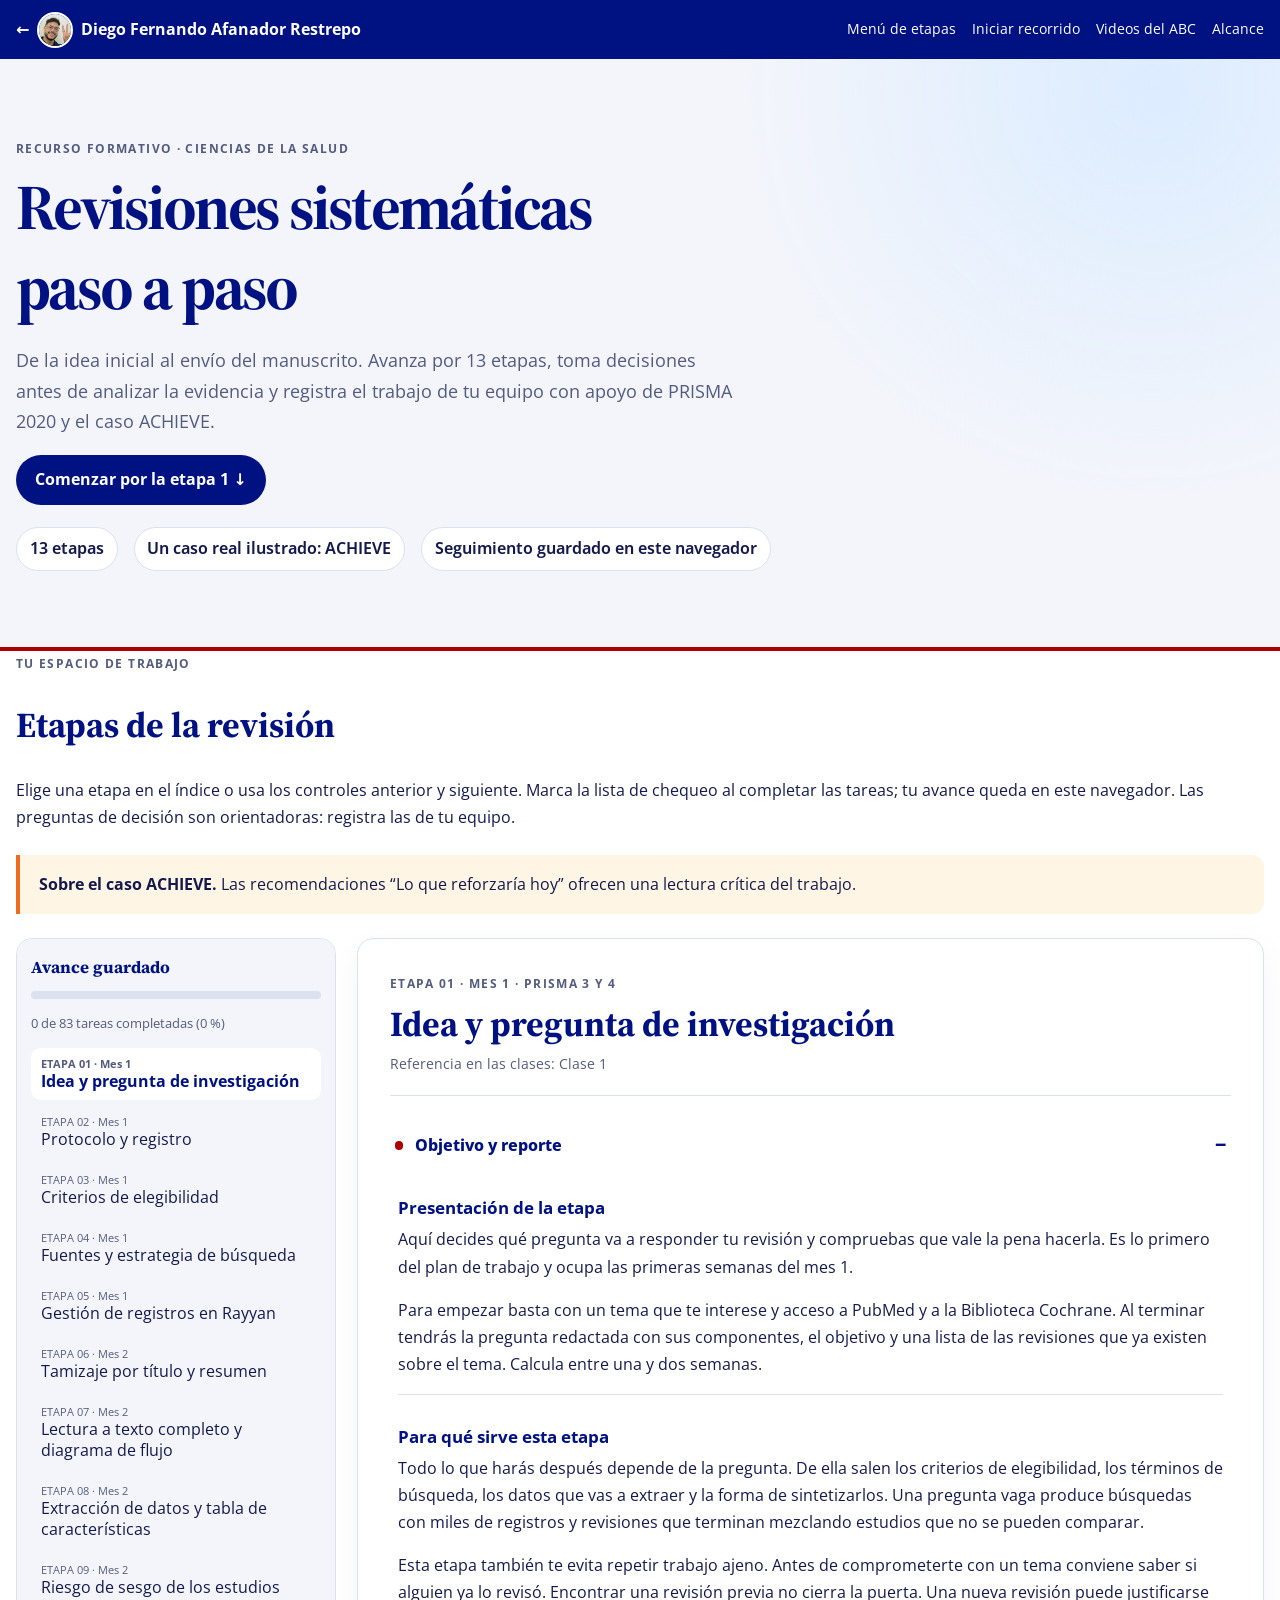
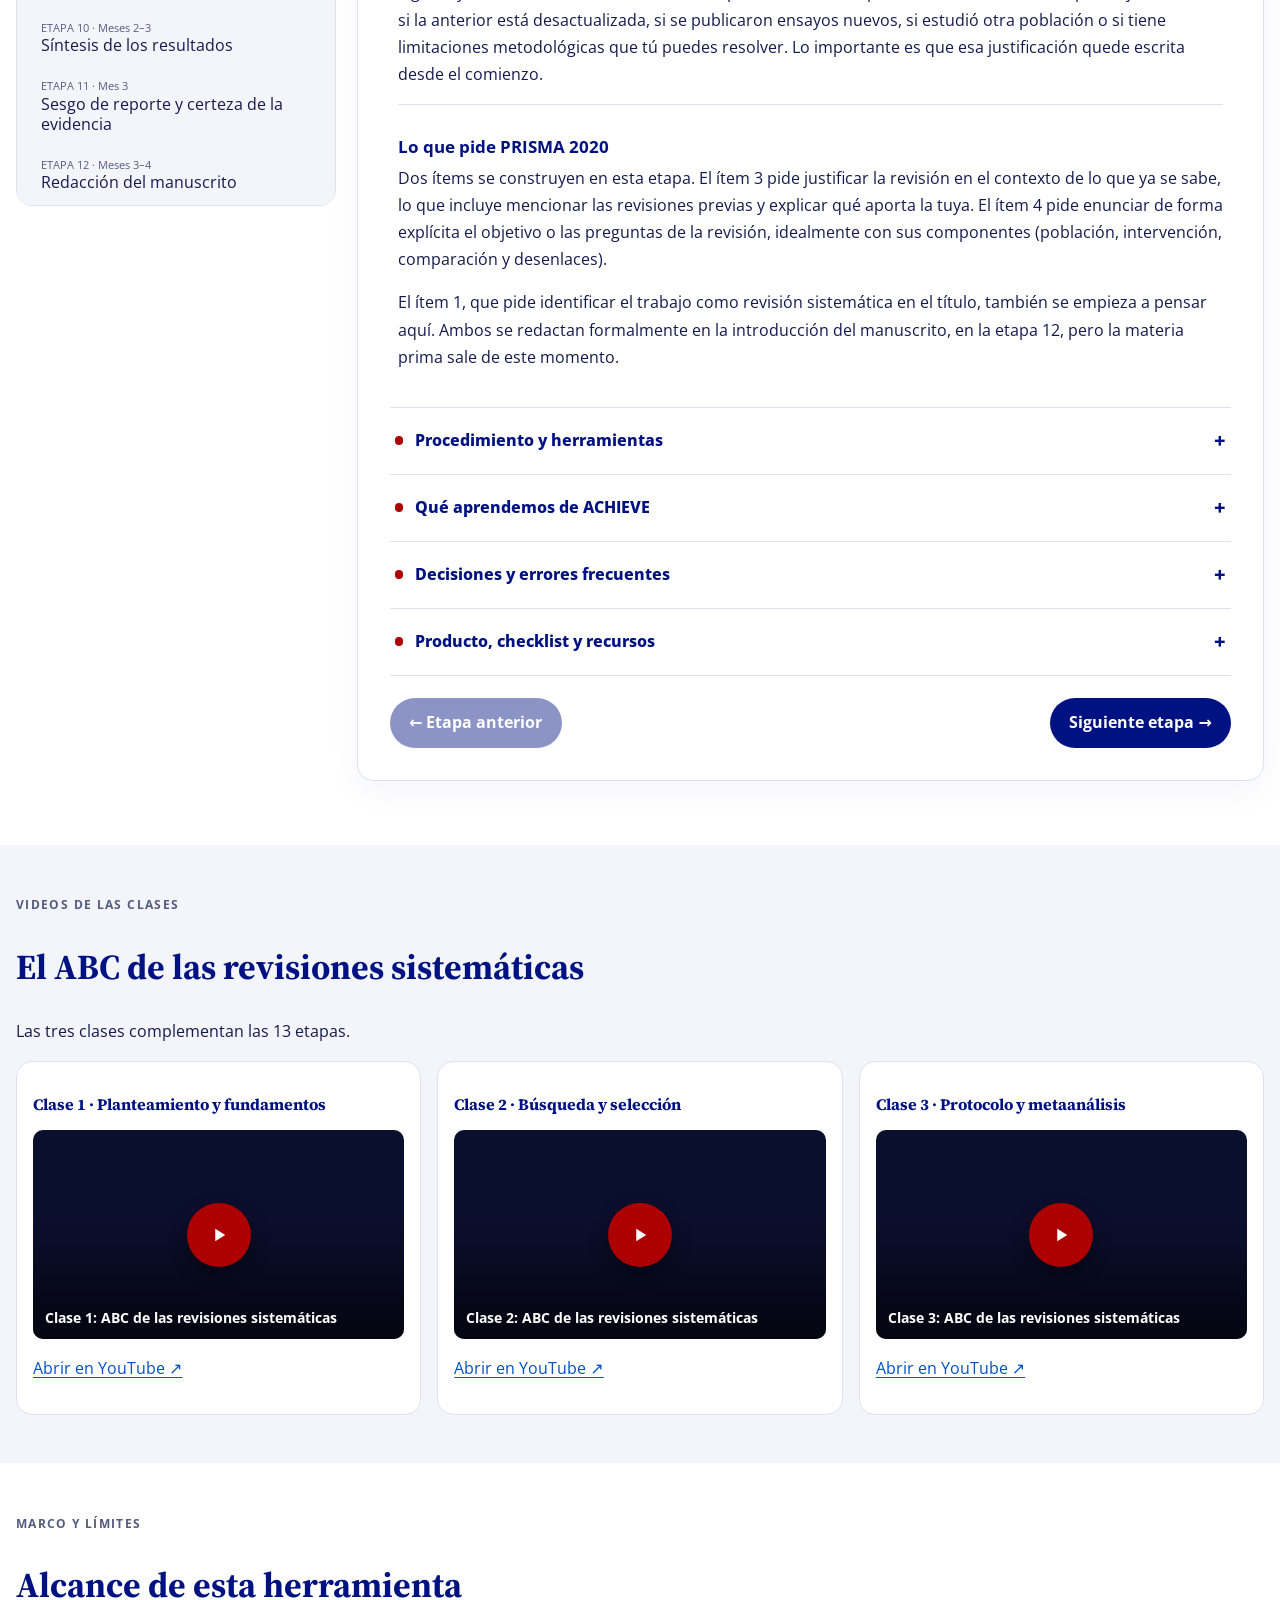
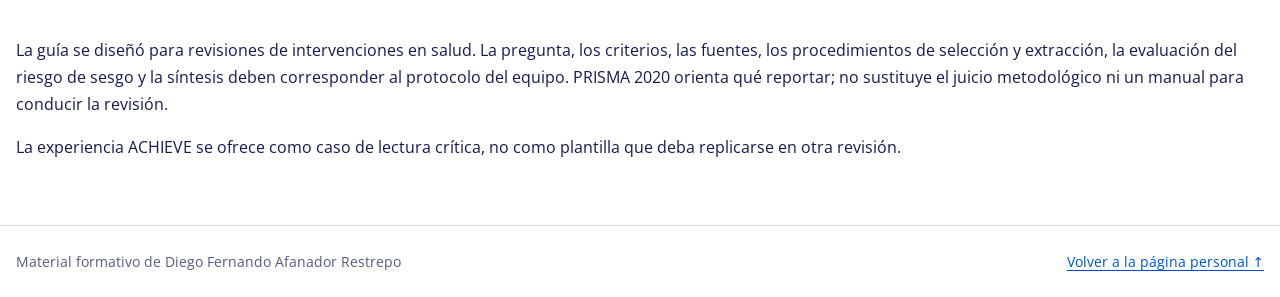
<file: revisiones/index.html>
<!doctype html>
<html lang="es" data-page="revisiones">
<head>
<meta charset="utf-8"><link rel="preconnect" href="https://fonts.googleapis.com"><link rel="preconnect" href="https://fonts.gstatic.com" crossorigin><link rel="stylesheet" href="https://fonts.googleapis.com/css2?family=Open+Sans:ital,wght@0,300..800;1,400&family=Source+Serif+4:ital,opsz,wght@0,8..60,300..800;1,8..60,400..700&display=swap"><meta name="viewport" content="width=device-width,initial-scale=1">
<meta name="description" content="Herramienta paso a paso para planear, conducir y reportar una revisión sistemática de intervenciones en salud, con 13 etapas, caso ACHIEVE y decisiones interactivas.">
<meta name="theme-color" content="#001282"><title>Revisiones sistemáticas paso a paso | Diego Fernando Afanador Restrepo</title>

<style>
:root{--blue:#001282;--red:#ad0000;--ink:#141a4d;--muted:#535b7f;--paper:#f3f5fb;--line:#dce1ef;--cyan:#16a8e1;--green:#18763d;--orange:#ec6c1f;--max:78rem}*{box-sizing:border-box}html{scroll-behavior:smooth}body{margin:0;color:var(--ink);font:16px/1.7 'Open Sans',system-ui,sans-serif;background:white}a{color:#0051c6;text-underline-offset:3px}button,input,select{font:inherit}button:focus-visible,a:focus-visible,input:focus-visible,summary:focus-visible{outline:3px solid var(--cyan);outline-offset:3px}.wrap{width:min(var(--max),100% - 2rem);margin:auto}.top{background:var(--blue);color:white}.top .wrap{display:flex;justify-content:space-between;align-items:center;gap:1rem;padding:.85rem 0}.top a{color:white;text-decoration:none}.top nav{display:flex;gap:1rem;flex-wrap:wrap;font-size:.9rem}.hero{background:radial-gradient(circle at 90% 5%,#dcecff,transparent 32%),var(--paper);padding:clamp(2.5rem,6vw,5rem) 0;border-bottom:4px solid var(--red)}.eyebrow{font-size:.78rem;letter-spacing:.11em;text-transform:uppercase;font-weight:700;color:var(--muted);margin:.1rem 0 .5rem}h1,h2,h3,h4{color:var(--blue);line-height:1.25;text-wrap:balance}h1{font-size:clamp(2.2rem,5vw,4rem);max-width:19ch;margin:.4rem 0 1rem;letter-spacing:-.04em}h2{font-size:clamp(1.5rem,3vw,2.2rem)}.lead{font-size:1.13rem;max-width:72ch;color:var(--muted)}.btn,.stage-nav button{display:inline-flex;align-items:center;background:var(--blue);color:white;text-decoration:none;padding:.7rem 1rem;font-weight:700;border:0;cursor:pointer}.hero-stats{display:flex;gap:1rem;flex-wrap:wrap;margin-top:1.4rem}.hero-stats span{background:#fff;padding:.45rem .8rem;border:1px solid var(--line);font-weight:650}.notice{margin:1.5rem auto;background:#fff5e4;border-left:4px solid var(--orange);padding:1rem 1.2rem}.overview{padding:2rem 0}.stage-grid{display:grid;grid-template-columns:repeat(4,minmax(0,1fr));gap:.7rem;margin:1rem 0}.stage-card{text-align:left;background:white;border:1px solid var(--line);padding:.9rem;cursor:pointer;color:var(--ink);min-height:125px}.stage-card:hover,.stage-card[aria-current="step"]{border-color:var(--blue);box-shadow:0 6px 18px #00128218}.stage-card span,.stage-card small{display:block;font-size:.72rem;color:var(--muted);font-weight:650}.stage-card strong{display:block;color:var(--blue);margin:.35rem 0;line-height:1.35}.workbench{display:grid;grid-template-columns:minmax(14rem,20rem) minmax(0,1fr);gap:1.3rem;align-items:start;margin:1.5rem 0 4rem}.stage-rail{position:sticky;top:1rem;max-height:calc(100vh - 2rem);overflow:auto;background:var(--paper);border:1px solid var(--line);padding:.9rem}.stage-rail h2{font-size:1.05rem;margin:.2rem 0}.progress{height:.55rem;background:#dce1ef;margin:.8rem 0;overflow:hidden}.progress i{display:block;background:var(--green);height:100%;width:0;transition:width .2s}.progress-text{font-size:.82rem;color:var(--muted)}.stage-list{display:grid;gap:.35rem}.stage-list button{border:0;text-align:left;background:transparent;padding:.55rem .6rem;color:var(--ink);cursor:pointer;line-height:1.3}.stage-list button:hover,.stage-list button[aria-current="step"]{background:white;color:var(--blue);font-weight:700}.stage-list small{display:block;color:var(--muted);font-size:.68rem}.stage-content{min-width:0}.stage-panel{border:1px solid var(--line);padding:clamp(1rem,3vw,2rem);background:white;box-shadow:0 10px 35px #0012820b}.stage-panel[hidden]{display:none}.stage-heading{border-bottom:1px solid var(--line);margin-bottom:1rem;padding-bottom:.8rem}.stage-heading h2{margin:.3rem 0}.class-tag{font-size:.87rem;color:var(--muted);margin:.4rem 0}.stage-section{border-bottom:1px solid var(--line)}.stage-section>summary{list-style:none;display:flex;align-items:center;gap:.7rem;cursor:pointer;padding:1rem .3rem;color:var(--blue);font-weight:750}.stage-section>summary::-webkit-details-marker{display:none}.stage-section>summary:after{content:'+';margin-left:auto;font-size:1.25rem}.stage-section[open]>summary:after{content:'−'}.merged-subsection{border-top:1px solid var(--line);padding-top:.7rem;margin-top:.9rem}.merged-subsection:first-child{border-top:0;padding-top:0;margin-top:0}.stage-section>summary span{display:grid;place-items:center;border-radius:50%;background:#edf0fa;width:2rem;height:2rem;flex:0 0 auto;font-size:.8rem}.section-body{padding:0 .5rem 1.25rem}.section-body p{margin:.5rem 0 1rem}.section-body li{margin:.35rem 0}.section-body h3,.section-body h4,.section-body h5{margin:1.2rem 0 .35rem}.section-body h4{font-size:1.05rem}.section-body h5{font-size:.98rem}.section-body ul,.section-body ol{padding-left:1.5rem}.section-body table{border-collapse:collapse;width:100%;font-size:.9rem}.section-body th,.section-body td{border:1px solid var(--line);padding:.55rem;text-align:left;vertical-align:top}.section-body th{background:var(--paper);color:var(--blue)}.table-scroll{overflow:auto;margin:1rem 0}.section-body pre{overflow:auto;background:#f4f6fb;padding:1rem;border-left:3px solid var(--blue)}.section-body code{font-family:Consolas,monospace}.section-body blockquote{border-left:3px solid var(--cyan);padding:.2rem 1rem;color:var(--muted)}.section-body hr{border:0;border-top:1px solid var(--line)}.dest{color:var(--blue);font-weight:600}.task-list{display:grid;gap:.5rem}.task-check{display:flex;gap:.75rem;align-items:flex-start;background:var(--paper);padding:.65rem .8rem;border:1px solid var(--line)}.task-check input{width:1.15rem;height:1.15rem;margin-top:.25rem;accent-color:var(--green)}.meter{color:var(--blue);font-weight:700}.decision-hint,.warn{padding:1rem 1.2rem;background:#fff5e4;border-left:4px solid var(--orange);margin:.6rem 0 1.2rem}.stage-nav{display:flex;justify-content:space-between;gap:.8rem;margin-top:1.4rem}.stage-nav button:disabled{opacity:.45;cursor:not-allowed}.videos{padding:3rem 0;background:var(--paper)}.video-grid{display:grid;grid-template-columns:repeat(3,1fr);gap:1rem}.video-card{background:white;border:1px solid var(--line);padding:1rem}.video-card iframe{width:100%;aspect-ratio:16/9;border:0}.video-card h3{font-size:1rem}.scope{padding:3rem 0}.foot{padding:1.5rem 0;color:var(--muted);font-size:.85rem;border-top:1px solid var(--line)}.foot .wrap{display:flex;justify-content:space-between;gap:1rem;flex-wrap:wrap}.skip{position:absolute;left:-999px}.skip:focus{left:1rem;top:1rem;background:white;padding:.7rem;z-index:9}@media(max-width:950px){.stage-grid{grid-template-columns:repeat(3,1fr)}.workbench{grid-template-columns:1fr}.stage-rail{position:static;max-height:none}.stage-list{grid-template-columns:repeat(2,1fr)}.video-grid{grid-template-columns:1fr 1fr}}@media(max-width:600px){.top .wrap{align-items:flex-start;flex-direction:column}.stage-grid{grid-template-columns:1fr 1fr}.stage-list{grid-template-columns:1fr 1fr}.video-grid{grid-template-columns:1fr}.stage-nav{flex-wrap:wrap}.stage-nav button{flex:1;justify-content:center}}

.anatomy-card{margin:1.4rem 0 .5rem;padding:1rem 1.1rem;background:#f4f7fd;border:1px solid var(--line);border-left:4px solid var(--cyan)}.anatomy-card h4{margin:.15rem 0 .45rem!important;font-size:1.15rem!important}.anatomy-kicker{margin:0!important;color:var(--muted);font-size:.72rem;font-weight:800;letter-spacing:.1em;text-transform:uppercase}.anatomy-figure{margin:1rem 0;background:#fff;border:1px solid var(--line);padding:.65rem;max-width:62rem}.anatomy-figure img{display:block;width:100%;height:auto;max-height:38rem;object-fit:contain;background:#fff}.anatomy-figure figcaption{font-size:.86rem;font-weight:700;margin:.45rem .15rem;color:var(--ink)}.anatomy-credit{font-size:.73rem!important;color:var(--muted);margin:.3rem .15rem!important}.anatomy-prompt,.anatomy-alert{margin:1rem 0;padding:.85rem 1rem;background:#fff;border-left:3px solid var(--green)}.anatomy-alert{background:#fff5e4;border-color:var(--orange)}.stage-section>summary span{width:.55rem;height:.55rem;background:var(--cyan);border-radius:50%;font-size:0}
</style>
<link rel="stylesheet" href="../assets/sitio.css">
<script defer src="../assets/sitio.js"></script>
</head><body>
<a class="skip" href="#etapas">Saltar a las etapas</a>
<header class="top"><div class="wrap"><a href="../index.html"><strong>← <img class="perfil-mini" src="../assets/perfil.jpg" width="32" height="32" alt="" decoding="async"> Diego Fernando Afanador Restrepo</strong></a><nav aria-label="Navegación"><a href="#etapas">Menú de etapas</a><a href="#etapas">Iniciar recorrido</a><a href="#clases">Videos del ABC</a><a href="#alcance">Alcance</a></nav></div></header>
<header class="hero"><div class="wrap"><p class="eyebrow">Recurso formativo · Ciencias de la salud</p><h1>Revisiones sistemáticas paso a paso</h1><p class="lead">De la idea inicial al envío del manuscrito. Avanza por 13 etapas, toma decisiones antes de analizar la evidencia y registra el trabajo de tu equipo con apoyo de PRISMA 2020 y el caso ACHIEVE.</p><a class="btn" href="#etapas">Comenzar por la etapa 1 ↓</a><div class="hero-stats"><span>13 etapas</span><span>Un caso real ilustrado: ACHIEVE</span><span>Seguimiento guardado en este navegador</span></div></div></header>
<main>

<section class="wrap" id="etapas"><p class="eyebrow">Tu espacio de trabajo</p><h2>Etapas de la revisión</h2><p>Elige una etapa en el índice o usa los controles anterior y siguiente. Marca la lista de chequeo al completar las tareas; tu avance queda en este navegador. Las preguntas de decisión son orientadoras: registra las de tu equipo.</p><div class="notice"><strong>Sobre el caso ACHIEVE.</strong> Las recomendaciones “Lo que reforzaría hoy” ofrecen una lectura crítica del trabajo.</div><div class="workbench"><aside class="stage-rail"><h2>Avance guardado</h2><div class="progress" aria-label="Avance total"><i id="progressBar"></i></div><p class="progress-text" id="progressText" aria-live="polite"></p><div class="stage-list" id="stageList"><button type="button" data-stage="1"><small>ETAPA 01 · Mes 1</small>Idea y pregunta de investigación</button><button type="button" data-stage="2"><small>ETAPA 02 · Mes 1</small>Protocolo y registro</button><button type="button" data-stage="3"><small>ETAPA 03 · Mes 1</small>Criterios de elegibilidad</button><button type="button" data-stage="4"><small>ETAPA 04 · Mes 1</small>Fuentes y estrategia de búsqueda</button><button type="button" data-stage="5"><small>ETAPA 05 · Mes 1</small>Gestión de registros en Rayyan</button><button type="button" data-stage="6"><small>ETAPA 06 · Mes 2</small>Tamizaje por título y resumen</button><button type="button" data-stage="7"><small>ETAPA 07 · Mes 2</small>Lectura a texto completo y diagrama de flujo</button><button type="button" data-stage="8"><small>ETAPA 08 · Mes 2</small>Extracción de datos y tabla de características</button><button type="button" data-stage="9"><small>ETAPA 09 · Mes 2</small>Riesgo de sesgo de los estudios</button><button type="button" data-stage="10"><small>ETAPA 10 · Meses 2–3</small>Síntesis de los resultados</button><button type="button" data-stage="11"><small>ETAPA 11 · Mes 3</small>Sesgo de reporte y certeza de la evidencia</button><button type="button" data-stage="12"><small>ETAPA 12 · Meses 3–4</small>Redacción del manuscrito</button><button type="button" data-stage="13"><small>ETAPA 13 · Mes 5</small>Revisión final y envío a revista</button></div></aside><div class="stage-content"><article class="stage-panel" id="stage-1" data-stage-panel="1" hidden><div class="stage-heading"><p class="eyebrow">ETAPA 01 · Mes 1 · PRISMA 3 y 4</p><h2>Idea y pregunta de investigación</h2><p class="class-tag">Referencia en las clases: Clase 1</p></div><details class="stage-section merged-section" open><summary><span aria-hidden="true"></span>Objetivo y reporte</summary><div class="section-body"><section class="merged-subsection"><h4>Presentación de la etapa</h4><p>Aquí decides qué pregunta va a responder tu revisión y compruebas que vale la pena hacerla. Es lo primero del plan de trabajo y ocupa las primeras semanas del mes 1.</p>
<p>Para empezar basta con un tema que te interese y acceso a PubMed y a la Biblioteca Cochrane. Al terminar tendrás la pregunta redactada con sus componentes, el objetivo y una lista de las revisiones que ya existen sobre el tema. Calcula entre una y dos semanas.</p></section><section class="merged-subsection"><h4>Para qué sirve esta etapa</h4><p>Todo lo que harás después depende de la pregunta. De ella salen los criterios de elegibilidad, los términos de búsqueda, los datos que vas a extraer y la forma de sintetizarlos. Una pregunta vaga produce búsquedas con miles de registros y revisiones que terminan mezclando estudios que no se pueden comparar.</p>
<p>Esta etapa también te evita repetir trabajo ajeno. Antes de comprometerte con un tema conviene saber si alguien ya lo revisó. Encontrar una revisión previa no cierra la puerta. Una nueva revisión puede justificarse si la anterior está desactualizada, si se publicaron ensayos nuevos, si estudió otra población o si tiene limitaciones metodológicas que tú puedes resolver. Lo importante es que esa justificación quede escrita desde el comienzo.</p></section><section class="merged-subsection"><h4>Lo que pide PRISMA 2020</h4><p>Dos ítems se construyen en esta etapa. El ítem 3 pide justificar la revisión en el contexto de lo que ya se sabe, lo que incluye mencionar las revisiones previas y explicar qué aporta la tuya. El ítem 4 pide enunciar de forma explícita el objetivo o las preguntas de la revisión, idealmente con sus componentes (población, intervención, comparación y desenlaces).</p>
<p>El ítem 1, que pide identificar el trabajo como revisión sistemática en el título, también se empieza a pensar aquí. Ambos se redactan formalmente en la introducción del manuscrito, en la etapa 12, pero la materia prima sale de este momento.</p></section></div></details><details class="stage-section merged-section"><summary><span aria-hidden="true"></span>Procedimiento y herramientas</summary><div class="section-body"><section class="merged-subsection"><h4>Paso a paso</h4><ol>
<li>Describe el problema en un párrafo, desde la práctica o la salud pública. Explica a quién afecta y qué decisión clínica o de política está en juego.</li>
<li>Haz una búsqueda exploratoria rápida en PubMed con dos o tres palabras clave. Esta búsqueda solo te da una idea del volumen de estudios y de los términos que usan los autores.</li>
<li>Busca revisiones sistemáticas y protocolos registrados sobre el tema en la Biblioteca Cochrane, en PROSPERO y en PubMed con el filtro de revisiones sistemáticas. Anota cada una con su año, su pregunta y sus conclusiones.</li>
<li>Decide si tu revisión está justificada y escribe en dos o tres oraciones por qué.</li>
<li>Estructura la pregunta con PICO (población, intervención, comparación y desenlace). Si ya sabes qué diseños vas a incluir, añade la S de diseño y trabaja con PICOS. Cada componente debe poder describirse en una frase concreta.</li>
<li>Redacta la pregunta completa y el objetivo general en una sola oración cada uno.</li>
<li>Arma el equipo. Una revisión sistemática necesita al menos dos revisores para las etapas de selección, extracción y evaluación, y una tercera persona para resolver desacuerdos. Conviene acordar desde ahora quién hará qué y cómo se definirá la autoría.</li>
</ol></section><section class="merged-subsection"><h4>Herramientas</h4><p>PubMed sirve para la búsqueda exploratoria y para localizar revisiones con su filtro de tipo de artículo. La Biblioteca Cochrane reúne revisiones de intervenciones de alta calidad metodológica. En PROSPERO puedes consultar si alguien registró una revisión con tu misma pregunta que todavía no se ha publicado. Epistemonikos agrupa revisiones sistemáticas de salud de varias fuentes y es útil para ver el panorama completo (<a href="https://www.epistemonikos.org/" target="_blank" rel="noopener">epistemonikos.org ↗</a>).</p>
<p>Si todavía no tienes claro qué tipo de revisión corresponde a tu pregunta, Brújula te ayuda a elegir el marco y la metodología.</p></section></div></details><details class="stage-section merged-section"><summary><span aria-hidden="true"></span>Qué aprendemos de ACHIEVE</summary><div class="section-body"><section class="merged-subsection"><h4>Así lo hicimos en ACHIEVE</h4><p>Partimos de una preocupación concreta. Colombia, como buena parte del mundo, vive un envejecimiento acelerado de su población, y el deterioro cognitivo leve es una etapa en la que el ejercicio puede retrasar la progresión hacia la demencia. Al revisar la literatura encontramos revisiones sistemáticas previas que mostraban beneficios del ejercicio, pero también una heterogeneidad tan grande entre los programas que no permitía atribuir los efectos a un protocolo concreto. Ese vacío justificó nuestra revisión. Nos propusimos identificar qué dosis de entrenamiento de alta intensidad produce el mayor efecto sobre la cognición.</p>
<p>La pregunta quedó así en términos PICOS. La población eran personas mayores con deterioro cognitivo leve o demencia. La intervención era el entrenamiento de alta intensidad y la comparación, la atención habitual o el ejercicio de baja intensidad. El desenlace era la cognición global y el diseño, el ensayo clínico aleatorizado.</p></section><section class="merged-subsection"><h4>Lo que reforzaría hoy</h4><p>Definiría desde la pregunta qué entendemos por dosis. En ACHIEVE los componentes de la dosis (frecuencia, duración de la sesión y volumen semanal) aparecen con claridad hasta el análisis de subgrupos. Si se hubieran definido de forma operativa en esta etapa, los criterios, la extracción y la síntesis habrían quedado alineados desde el comienzo.</p>
<p>También precisaría si el deterioro cognitivo leve y la demencia se iban a analizar juntos o por separado. Son poblaciones con pronósticos distintos, y esa decisión pertenece a la pregunta, no a la etapa de análisis.</p></section><section class="anatomy-card"><p class="anatomy-kicker">Anatomía del artículo</p><h4>Del título a una pregunta investigable</h4><p>El título anuncia población, intervención y diseño. En el resumen, localiza la pregunta, el desenlace y la medida del efecto.</p><figure class="anatomy-figure"><a href="assets/achieve-portada-resumen.png" target="_blank" rel="noopener"><img src="assets/achieve-portada-resumen.png" alt="Primera página del artículo ACHIEVE con título y resumen" loading="lazy"></a><figcaption>Portada y resumen: identifica pregunta, método, resultado y conclusión.</figcaption><p class="anatomy-credit">Fuente: Afanador-Restrepo et al. (2024), <a href="https://doi.org/10.1186/s11556-024-00358-3" target="_blank" rel="noopener">artículo ACHIEVE</a>, licencia <a href="https://creativecommons.org/licenses/by/4.0/" target="_blank" rel="noopener">CC BY 4.0</a>. Recorte para lectura pedagógica.</p></figure><div class="anatomy-prompt"><strong>Lee con lupa.</strong> ¿La conclusión del resumen está respaldada por el resultado que presenta? ¿Qué componentes de la dosis aparecen: frecuencia, duración o volumen?</div></section></div></details><details class="stage-section merged-section"><summary><span aria-hidden="true"></span>Decisiones y errores frecuentes</summary><div class="section-body"><section class="merged-subsection"><h4>Decisiones que debes tomar</h4><p><strong>P1. ¿Qué quieres saber con tu revisión?</strong></p>
<ul>
<li>Si una intervención produce un efecto en un desenlace de salud. <span class="dest">→ Pasa a P2</span></li>
<li>Cómo viven las personas una experiencia o qué significado le dan. <span class="dest">→ Revisión cualitativa (usar Brújula)</span></li>
<li>Qué se ha investigado sobre un tema amplio y con qué métodos. <span class="dest">→ Revisión de alcance con PRISMA-ScR (usar Brújula)</span></li>
<li>Qué tan bien detecta una prueba una condición. <span class="dest">→ Revisión de pruebas diagnósticas (fuera de esta herramienta)</span></li>
</ul>
<p>Retroalimentación. Esta herramienta acompaña revisiones de intervenciones. Las otras preguntas son igual de válidas, pero se responden con otros tipos de revisión y con otras extensiones de PRISMA.</p>
<p><strong>P2. ¿Encontraste una revisión sistemática que ya responda tu pregunta?</strong></p>
<ul>
<li>No encontré ninguna. <span class="dest">→ Pasa a P3</span></li>
<li>Sí, es reciente, de buena calidad y no se han publicado estudios nuevos. <span class="dest">→ Reformular la pregunta o no hacer la revisión</span></li>
<li>Sí, pero tiene más de unos años, se publicaron ensayos nuevos o tiene limitaciones importantes. <span class="dest">→ Pasa a P3</span></li>
</ul>
<p>Retroalimentación. Una revisión reciente y sólida hace difícil justificar otra igual. Si la que existe está desactualizada o deja preguntas abiertas, tu revisión tiene sentido, siempre que expliques qué aporta.</p>
<p><strong>P3. ¿Puedes describir la población, la intervención, la comparación y el desenlace con una frase concreta cada uno?</strong></p>
<ul>
<li>Sí. <span class="dest">→ Pasa a P4</span></li>
<li>Todavía no, alguno es muy general (por ejemplo, &quot;salud mental&quot; o &quot;ejercicio&quot;). <span class="dest">→ Lee la retroalimentación y vuelve a P3</span></li>
</ul>
<p>Retroalimentación. Un componente general produce una búsqueda inmanejable y criterios difíciles de aplicar. Intenta precisar qué condición, qué tipo de ejercicio o qué instrumento de medida te interesa.</p>
<p><strong>P4. Según tu búsqueda exploratoria, ¿cuántos ensayos parecen existir sobre tu pregunta?</strong></p>
<ul>
<li>Ninguno o uno. <span class="dest">→ Ampliar la pregunta (población, intervención o diseños)</span></li>
<li>Cientos. <span class="dest">→ Acotar la pregunta (subpoblación, tipo de intervención o desenlace)</span></li>
<li>Una cantidad manejable, entre unos pocos y algunas decenas. <span class="dest">→ Redactar la pregunta y el objetivo definitivos</span></li>
</ul>
</section><section class="merged-subsection"><h4>Errores frecuentes</h4><p>El más común es formular una pregunta tan amplia que no se puede responder, como &quot;efectos del ejercicio en el adulto mayor&quot;. Una pregunta así incluye decenas de intervenciones y desenlaces distintos, y la síntesis termina siendo una lista de estudios sin conclusión. Si al leer tu pregunta no puedes imaginar qué número vas a calcular al final, todavía está muy abierta.</p>
<p>También es frecuente saltarse la consulta en PROSPERO. Hay equipos que descubren, meses después, que otro grupo registró la misma revisión antes que ellos.</p>
<p>A veces el objetivo se confunde con la justificación. &quot;Contribuir al conocimiento sobre el ejercicio en el deterioro cognitivo&quot; es un propósito general, no un objetivo. El objetivo dice qué vas a determinar, en quién y con qué desenlace.</p>
<p>Por último, dejar la conformación del equipo para después crea problemas en la etapa de tamizaje, cuando se necesita un segundo revisor disponible y entrenado.</p></section></div></details><details class="stage-section merged-section"><summary><span aria-hidden="true"></span>Producto, checklist y recursos</summary><div class="section-body"><section class="merged-subsection"><h4>Producto de la etapa</h4><p>Al cerrar esta etapa debes tener una ficha de la pregunta con estos apartados.</p>
<div class="table-scroll"><table><thead><tr><th>Apartado</th><th>Contenido</th></tr></thead><tbody>
<tr><td>Problema</td><td>Párrafo que describe el problema y su relevancia</td></tr>
<tr><td>Revisiones previas</td><td>Tabla con autor, año, pregunta, número de estudios incluidos y principales limitaciones</td></tr>
<tr><td>Justificación</td><td>Dos o tres oraciones sobre lo que aporta tu revisión</td></tr>
<tr><td>PICOS</td><td>Una fila por componente con su descripción</td></tr>
<tr><td>Pregunta</td><td>Una oración</td></tr>
<tr><td>Objetivo general</td><td>Una oración</td></tr>
<tr><td>Equipo</td><td>Nombres, rol en la revisión (revisor 1, revisor 2, tercer revisor, análisis) y acuerdo de autoría</td></tr>
</tbody></table></div></section><section class="merged-subsection"><h4>Lista de chequeo</h4><div class="task-list"><label class="task-check"><input type="checkbox" data-review-check="1-11-0"><span>Describí el problema y a quién afecta.</span></label>
<label class="task-check"><input type="checkbox" data-review-check="1-11-1"><span>Busqué revisiones previas en Cochrane, PubMed y PROSPERO y las registré.</span></label>
<label class="task-check"><input type="checkbox" data-review-check="1-11-2"><span>Escribí por qué mi revisión está justificada.</span></label>
<label class="task-check"><input type="checkbox" data-review-check="1-11-3"><span>Cada componente PICOS está descrito con una frase concreta.</span></label>
<label class="task-check"><input type="checkbox" data-review-check="1-11-4"><span>Redacté la pregunta y el objetivo.</span></label>
<label class="task-check"><input type="checkbox" data-review-check="1-11-5"><span>Tengo al menos dos revisores y una tercera persona para desacuerdos.</span></label></div><p class="meter" data-meter="1" aria-live="polite"></p></section><section class="merged-subsection"><h4>En mis clases y para profundizar</h4><p>En la <a href="https://youtu.be/YNFBqjcYNUQ" target="_blank" rel="noopener">Clase 1 ↗</a> explico el propósito de las revisiones sistemáticas y sus tipos.</p>
<ul>
<li>Page, M. J., McKenzie, J. E., Bossuyt, P. M., et al. (2021). The PRISMA 2020 statement. An updated guideline for reporting systematic reviews. <em>BMJ, 372</em>, n71. <a href="https://doi.org/10.1136/bmj.n71" target="_blank" rel="noopener">https://doi.org/10.1136/bmj.n71 ↗</a></li>
<li>Higgins, J. P. T., Thomas, J., Chandler, J., et al. (Eds.). <em>Cochrane Handbook for Systematic Reviews of Interventions</em>, capítulos 2 y 3 (versión 6.5, 2024). <a href="https://training.cochrane.org/handbook" target="_blank" rel="noopener">https://training.cochrane.org/handbook ↗</a></li>
<li>Richardson, W. S., Wilson, M. C., Nishikawa, J. y Hayward, R. S. (1995). The well-built clinical question. A key to evidence-based decisions. <em>ACP Journal Club, 123</em>(3), A12-A13.</li>
</ul>
<hr></section></div></details><div class="stage-nav"><button type="button" class="prev-stage" data-target="0" disabled>← Etapa anterior</button><button type="button" class="next-stage" data-target="2" >Siguiente etapa →</button></div></article><article class="stage-panel" id="stage-2" data-stage-panel="2" hidden><div class="stage-heading"><p class="eyebrow">ETAPA 02 · Mes 1 · PRISMA 24a, 24b y 24c</p><h2>Protocolo y registro</h2><p class="class-tag">Referencia en las clases: Clase 3</p></div><details class="stage-section merged-section" open><summary><span aria-hidden="true"></span>Objetivo y reporte</summary><div class="section-body"><section class="merged-subsection"><h4>Presentación de la etapa</h4><p>En esta etapa escribes el plan completo de la revisión y lo registras públicamente antes de revisar los estudios. Ocurre al final del mes 1, después de definir la pregunta y en paralelo con el diseño de la búsqueda.</p>
<p>Necesitas la ficha de la pregunta de la etapa 1. Al terminar tendrás un protocolo escrito y un número de registro en PROSPERO. Calcula una semana para escribirlo y deja margen para la revisión de PROSPERO, porque el tiempo de publicación del registro varía.</p></section><section class="merged-subsection"><h4>Para qué sirve esta etapa</h4><p>Cuando ya conoces los resultados de los estudios es fácil, incluso sin mala intención, elegir el desenlace o el análisis que muestra el efecto más claro. El protocolo fija esas decisiones antes de ver los datos, y el registro deja constancia pública de lo que planeaste. Así cualquier lector puede comparar lo que hiciste con lo que dijiste que harías.</p>
<p>El registro tiene otros dos beneficios. Avisa a otros grupos que tu revisión está en curso, lo que reduce la duplicación de esfuerzos, y muchas revistas lo piden como requisito para considerar el manuscrito.</p></section><section class="merged-subsection"><h4>Lo que pide PRISMA 2020</h4><p>El ítem 24 tiene tres partes. En la 24a debes informar el nombre del registro y el número asignado, o declarar que la revisión no se registró. En la 24b debes indicar dónde puede consultarse el protocolo, o declarar que no se preparó uno. En la 24c debes describir cualquier cambio respecto a lo registrado o al protocolo, con su justificación.</p>
<p>Para escribir el protocolo existe una guía propia, PRISMA-P 2015, con 17 ítems. Está en proceso de actualización, así que conviene revisar en el sitio de PRISMA si ya hay una versión nueva.</p></section></div></details><details class="stage-section merged-section"><summary><span aria-hidden="true"></span>Procedimiento y herramientas</summary><div class="section-body"><section class="merged-subsection"><h4>Paso a paso</h4><ol>
<li>Redacta el protocolo siguiendo la estructura de PRISMA-P. Incluye título, autores y sus contribuciones, justificación, objetivo, criterios de elegibilidad, fuentes de información, una estrategia de búsqueda preliminar, la forma de gestionar y seleccionar los registros, el proceso de extracción, la lista de datos y desenlaces, la herramienta de riesgo de sesgo, el plan de síntesis, la evaluación del sesgo de reporte y la evaluación de la certeza de la evidencia.</li>
<li>En el plan de síntesis deja escrito qué medida de efecto usarás, qué modelo de metaanálisis aplicarás y por qué, cómo valorarás la heterogeneidad y qué análisis de subgrupos y de sensibilidad harás. Estas son las decisiones que más se prestan a cambiarse después de ver los datos.</li>
<li>Distingue el desenlace primario de los secundarios. Solo debe haber un desenlace primario, o muy pocos.</li>
<li>Revisa el protocolo con todo el equipo antes de registrarlo.</li>
<li>Regístralo en PROSPERO si tu revisión tiene un desenlace relacionado con la salud. Hazlo antes de empezar la extracción de datos y, de preferencia, antes del tamizaje.</li>
<li>Si tu revisión no cumple los requisitos de PROSPERO, usa OSF Registries.</li>
<li>Guarda el número de registro y abre un archivo de cambios donde anotes, con fecha, cualquier modificación posterior y su motivo. Si el cambio es importante, actualiza también el registro.</li>
<li>Si quieres, publica el protocolo completo en una revista que acepte protocolos de revisión.</li>
</ol></section><section class="merged-subsection"><h4>Herramientas</h4><p>PROSPERO es el registro internacional de revisiones sistemáticas con desenlaces de salud y es gratuito. OSF Registries permite registrar protocolos de cualquier área y adjuntar documentos. La lista de verificación de PRISMA-P está disponible en el sitio oficial de PRISMA y sirve como índice para escribir el protocolo.</p></section></div></details><details class="stage-section merged-section"><summary><span aria-hidden="true"></span>Qué aprendemos de ACHIEVE</summary><div class="section-body"><section class="merged-subsection"><h4>Así lo hicimos en ACHIEVE</h4><p>Registramos el protocolo en PROSPERO con el código CRD42023408275. La búsqueda se hizo después, entre octubre y diciembre de 2023. En el artículo declaramos que la revisión siguió PRISMA 2020 y los procedimientos del Manual Cochrane, y citamos el registro en la sección de metodología.</p></section><section class="merged-subsection"><h4>Lo que reforzaría hoy</h4><p>Añadiría en el artículo un párrafo que compare la revisión publicada con lo registrado, como pide el ítem 24c, aunque no haya habido cambios. Si no los hubo, basta con decirlo.</p>
<p>También me aseguraría de que el protocolo dejara escrita la elección del modelo de efectos aleatorios y los análisis de subgrupos por frecuencia, duración y volumen. En el artículo, la elección del modelo aparece condicionada a la heterogeneidad, y ese tipo de decisión es justamente la que el protocolo debe fijar de antemano.</p></section><section class="anatomy-card"><p class="anatomy-kicker">Anatomía del artículo</p><h4>Protocolo antes de conocer los resultados</h4><p>El artículo informa que el protocolo se registró en PROSPERO con el código CRD42023408275. El registro permite contrastar lo planeado con lo reportado.</p><figure class="anatomy-figure"><a href="assets/achieve-protocolo.png" target="_blank" rel="noopener"><img src="assets/achieve-protocolo.png" alt="Fragmento del artículo que informa el registro previo en PROSPERO" loading="lazy"></a><figcaption>Fragmento de metodología: registro y prespecificación del protocolo.</figcaption><p class="anatomy-credit">Fuente: Afanador-Restrepo et al. (2024), <a href="https://doi.org/10.1186/s11556-024-00358-3" target="_blank" rel="noopener">artículo ACHIEVE</a>, licencia <a href="https://creativecommons.org/licenses/by/4.0/" target="_blank" rel="noopener">CC BY 4.0</a>. Recorte para lectura pedagógica.</p></figure><div class="anatomy-prompt"><strong>Pregunta de lectura.</strong> ¿Qué decisiones conviene dejar fijadas antes de revisar resultados: desenlaces, subgrupos, exclusiones y modelo de síntesis?</div></section></div></details><details class="stage-section merged-section"><summary><span aria-hidden="true"></span>Decisiones y errores frecuentes</summary><div class="section-body"><section class="merged-subsection"><h4>Decisiones que debes tomar</h4><p><strong>P1. ¿Tu revisión estudia al menos un desenlace relacionado con la salud?</strong></p>
<ul>
<li>Sí. <span class="dest">→ Pasa a P2</span></li>
<li>No, por ejemplo es una revisión de educación sin desenlaces de salud. <span class="dest">→ Registrar en OSF declarando el momento del registro</span></li>
</ul>
<p><strong>P2. ¿Ya empezaste a extraer datos de los estudios?</strong></p>
<ul>
<li>No. <span class="dest">→ Pasa a P3</span></li>
<li>Sí. <span class="dest">→ Lee la retroalimentación. Registrar en OSF declarando el momento del registro</span></li>
</ul>
<p>Retroalimentación. Registrar después de extraer datos le quita sentido al registro, y PROSPERO no lo acepta en esas condiciones. Puedes registrar en OSF, pero debes declarar en el artículo en qué momento lo hiciste.</p>
<p><strong>P3. ¿Tu protocolo define la medida de efecto, el modelo de metaanálisis y los subgrupos?</strong></p>
<ul>
<li>Sí. <span class="dest">→ Registrar en PROSPERO</span></li>
<li>Todavía no. <span class="dest">→ Lee la retroalimentación y vuelve a P3</span></li>
</ul>
<p>Retroalimentación. Si dejas estas decisiones para después, el registro protege poco. Escríbelas aunque tengas dudas; luego puedes justificar los cambios.</p>
<p><strong>P4. Después de registrar, ¿cambiaste algo del plan?</strong></p>
<ul>
<li>No. <span class="dest">→ Declarar en el artículo que no hubo cambios (ítem 24c)</span></li>
<li>Sí. <span class="dest">→ Actualizar el registro y explicar cada cambio en el artículo (ítem 24c)</span></li>
</ul>
</section><section class="merged-subsection"><h4>Errores frecuentes</h4><p>Registrar la revisión cuando ya está casi terminada es el error más serio, porque convierte el registro en un trámite sin valor. Algunos revisores y editores revisan las fechas.</p>
<p>Otro error es escribir un protocolo vago, con frases como &quot;se hará metaanálisis si es posible&quot; sin decir con qué criterio. Ese protocolo no compromete a nada.</p>
<p>Hay quienes no distinguen el desenlace primario de los secundarios y luego destacan en el resumen el que salió significativo. Si el desenlace principal cambia, el ítem 24c obliga a explicarlo.</p>
<p>También ocurre que el equipo hace cambios razonables durante la revisión, como añadir una base de datos, y nunca los registra. Los cambios justificados son aceptables siempre que se reporten.</p></section></div></details><details class="stage-section merged-section"><summary><span aria-hidden="true"></span>Producto, checklist y recursos</summary><div class="section-body"><section class="merged-subsection"><h4>Producto de la etapa</h4><p>El producto es el protocolo y su número de registro. Usa esta estructura como índice.</p>
<div class="table-scroll"><table><thead><tr><th>Sección del protocolo</th><th>Contenido mínimo</th></tr></thead><tbody>
<tr><td>Identificación</td><td>Título, registro, autores, contribuciones, financiación y conflictos de interés</td></tr>
<tr><td>Introducción</td><td>Justificación y objetivo con PICOS</td></tr>
<tr><td>Elegibilidad</td><td>Criterios de inclusión y exclusión con definiciones operativas (etapa 3)</td></tr>
<tr><td>Fuentes y búsqueda</td><td>Bases, registros y estrategia preliminar (etapa 4)</td></tr>
<tr><td>Selección</td><td>Herramienta, número de revisores y resolución de desacuerdos</td></tr>
<tr><td>Extracción</td><td>Formulario, revisores y manejo de datos faltantes</td></tr>
<tr><td>Desenlaces</td><td>Primario y secundarios, con instrumentos aceptados</td></tr>
<tr><td>Riesgo de sesgo</td><td>Herramienta y procedimiento</td></tr>
<tr><td>Síntesis</td><td>Medida de efecto, modelo, heterogeneidad, subgrupos y sensibilidad</td></tr>
<tr><td>Sesgo de reporte y certeza</td><td>Métodos previstos</td></tr>
<tr><td>Registro de cambios</td><td>Fecha, cambio y justificación</td></tr>
</tbody></table></div></section><section class="merged-subsection"><h4>Lista de chequeo</h4><div class="task-list"><label class="task-check"><input type="checkbox" data-review-check="2-11-0"><span>Escribí el protocolo con la estructura de PRISMA-P.</span></label>
<label class="task-check"><input type="checkbox" data-review-check="2-11-1"><span>Definí un desenlace primario.</span></label>
<label class="task-check"><input type="checkbox" data-review-check="2-11-2"><span>Dejé escritos la medida de efecto, el modelo, los subgrupos y los análisis de sensibilidad.</span></label>
<label class="task-check"><input type="checkbox" data-review-check="2-11-3"><span>El equipo revisó y aprobó el protocolo.</span></label>
<label class="task-check"><input type="checkbox" data-review-check="2-11-4"><span>Registré la revisión antes de extraer datos y guardé el número.</span></label>
<label class="task-check"><input type="checkbox" data-review-check="2-11-5"><span>Abrí un archivo para anotar cambios.</span></label></div><p class="meter" data-meter="2" aria-live="polite"></p></section><section class="merged-subsection"><h4>En mis clases y para profundizar</h4><p>En la <a href="https://youtu.be/1pncLSxP2Ug" target="_blank" rel="noopener">Clase 3 ↗</a> muestro el registro en PROSPERO.</p>
<ul>
<li>Moher, D., Shamseer, L., Clarke, M., et al. (2015). Preferred reporting items for systematic review and meta-analysis protocols (PRISMA-P) 2015 statement. <em>Systematic Reviews, 4</em>, 1. <a href="https://doi.org/10.1186/2046-4053-4-1" target="_blank" rel="noopener">https://doi.org/10.1186/2046-4053-4-1 ↗</a></li>
<li>Shamseer, L., Moher, D., Clarke, M., et al. (2015). Preferred reporting items for systematic review and meta-analysis protocols (PRISMA-P) 2015. Elaboration and explanation. <em>BMJ, 350</em>, g7647. <a href="https://doi.org/10.1136/bmj.g7647" target="_blank" rel="noopener">https://doi.org/10.1136/bmj.g7647 ↗</a></li>
<li>PROSPERO. International prospective register of systematic reviews. <a href="https://www.crd.york.ac.uk/prospero/" target="_blank" rel="noopener">https://www.crd.york.ac.uk/prospero/ ↗</a></li>
</ul>
<hr></section></div></details><div class="stage-nav"><button type="button" class="prev-stage" data-target="1" >← Etapa anterior</button><button type="button" class="next-stage" data-target="3" >Siguiente etapa →</button></div></article><article class="stage-panel" id="stage-3" data-stage-panel="3" hidden><div class="stage-heading"><p class="eyebrow">ETAPA 03 · Mes 1 · PRISMA 5</p><h2>Criterios de elegibilidad</h2><p class="class-tag">Referencia en las clases: Clases 1 y 2</p></div><details class="stage-section merged-section" open><summary><span aria-hidden="true"></span>Objetivo y reporte</summary><div class="section-body"><section class="merged-subsection"><h4>Presentación de la etapa</h4><p>En esta etapa conviertes tu pregunta en reglas que permitan decidir, estudio por estudio, cuál entra en la revisión y cuál no. Ocurre en el mes 1, junto con el protocolo, porque los criterios forman parte de él.</p>
<p>Necesitas la pregunta PICOS de la etapa 1. Al terminar tendrás una tabla de criterios con definiciones operativas que dos revisores puedan aplicar de la misma forma. Calcula de tres a cinco días.</p></section><section class="merged-subsection"><h4>Para qué sirve esta etapa</h4><p>Dos personas que leen el mismo resumen deben llegar a la misma decisión. Eso solo pasa si los criterios son precisos. &quot;Ejercicio de alta intensidad&quot; puede significar cosas muy distintas para cada revisor. &quot;Ejercicio realizado al 80 % o más de la frecuencia cardiaca máxima, o al 70 % o más de una repetición máxima&quot; deja mucho menos margen.</p>
<p>Los criterios también protegen la revisión de decisiones tomadas a la medida de los resultados. Si se definen antes del tamizaje y quedan en el protocolo, nadie puede acusarte de haber excluido un estudio porque no te convenía.</p></section><section class="merged-subsection"><h4>Lo que pide PRISMA 2020</h4><p>El ítem 5 pide especificar los criterios de inclusión y exclusión y explicar cómo se agruparon los estudios para cada síntesis. Esto significa que, además de decir qué estudios entraron, debes dejar claro, por ejemplo, si los ensayos con control activo y con atención habitual se analizaron juntos o por separado. La forma de agrupar se vuelve a describir con detalle en los métodos de síntesis (ítem 13a), en la etapa 10.</p></section></div></details><details class="stage-section merged-section"><summary><span aria-hidden="true"></span>Procedimiento y herramientas</summary><div class="section-body"><section class="merged-subsection"><h4>Paso a paso</h4><ol>
<li>Escribe un criterio por cada componente de PICOS. Para la población define la condición y cómo se diagnostica. Para la intervención describe sus características mínimas. Para la comparación indica qué controles aceptas. Para el desenlace señala qué constructo te interesa y, si aplica, qué instrumentos aceptas para medirlo. Para el diseño indica qué tipos de estudio entran.</li>
<li>Convierte cada término ambiguo en una definición operativa, con umbrales o ejemplos cuando sea posible.</li>
<li>Decide qué hacer con los idiomas, las fechas y el tipo de publicación. Lo recomendable es no restringir por idioma. Si lo haces, debes declararlo como limitación.</li>
<li>Formula los criterios de exclusión solo cuando agreguen algo. Muchas exclusiones son simplemente el reverso de un criterio de inclusión y no necesitan repetirse.</li>
<li>No uses la calidad metodológica como criterio de exclusión. Es preferible incluir los estudios y examinar después, con análisis de sensibilidad, si los de mayor riesgo de sesgo cambian el resultado.</li>
<li>Define cómo agruparás los estudios para la síntesis, por ejemplo por tipo de comparador o por instrumento de medida.</li>
<li>Pon a prueba los criterios con unos 20 o 30 resúmenes que lean los dos revisores por separado. Si sus decisiones no coinciden, ajusta las definiciones antes de empezar el tamizaje.</li>
</ol></section><section class="merged-subsection"><h4>Herramientas</h4><p>No se necesita un programa específico. Basta con una tabla compartida por el equipo. Para la prueba de los criterios puedes usar Rayyan, cargando una muestra pequeña de registros, o una hoja de cálculo.</p></section></div></details><details class="stage-section merged-section"><summary><span aria-hidden="true"></span>Qué aprendemos de ACHIEVE</summary><div class="section-body"><section class="merged-subsection"><h4>Así lo hicimos en ACHIEVE</h4><p>Incluimos estudios en los que el grupo experimental recibía entrenamiento de alta intensidad como parte del tratamiento, en personas mayores con deterioro cognitivo leve o demencia. Exigimos que fueran ensayos clínicos aleatorizados y que midieran la cognición de forma objetiva antes y después de la intervención.</p>
<p>Excluimos los estudios que no medían las variables de interés, los centrados en minorías étnicas, en poblaciones con movilidad limitada o con antecedentes de trastornos psiquiátricos, infecciones agudas, enfermedades neurológicas o trastornos hormonales, y los que tenían una puntuación PEDro menor de 6. También excluimos libros, metaanálisis, revisiones, protocolos, registros de ensayos y artículos sin revisión por pares.</p></section><section class="merged-subsection"><h4>Lo que reforzaría hoy</h4><p>Usamos la puntuación PEDro como criterio de exclusión. Hoy incluiría todos los ensayos que cumplieran los criterios de la pregunta y analizaría después, con un análisis de sensibilidad, si los de menor calidad modificaban el resultado. Mezclar elegibilidad con calidad hace que la revisión pierda información y que el lector no pueda saber qué habría pasado con esos estudios.</p>
<p>Revisaría también las exclusiones por características de la población. Cada exclusión debe derivarse de la pregunta. Si no es así, reduce la aplicabilidad de los resultados sin una razón clara.</p>
<p>Por último, daría una definición operativa de alta intensidad en los criterios. La introducción del artículo la describe, pero los criterios no la incluyen, y eso deja al revisor la tarea de interpretarla en cada estudio.</p></section><section class="anatomy-card"><p class="anatomy-kicker">Anatomía del artículo</p><h4>Elegibilidad: qué entra y qué queda fuera</h4><p>Los criterios delimitan población, intervención, diseño y medición. El artículo también excluyó estudios por una puntuación PEDro inferior a 6.</p><figure class="anatomy-figure"><a href="assets/achieve-criterios.png" target="_blank" rel="noopener"><img src="assets/achieve-criterios.png" alt="Fragmento de criterios de inclusión y exclusión del artículo ACHIEVE" loading="lazy"></a><figcaption>Criterios de inclusión y exclusión publicados en la metodología.</figcaption><p class="anatomy-credit">Fuente: Afanador-Restrepo et al. (2024), <a href="https://doi.org/10.1186/s11556-024-00358-3" target="_blank" rel="noopener">artículo ACHIEVE</a>, licencia <a href="https://creativecommons.org/licenses/by/4.0/" target="_blank" rel="noopener">CC BY 4.0</a>. Recorte para lectura pedagógica.</p></figure><div class="anatomy-prompt"><strong>Lectura crítica.</strong> Excluir estudios por una puntuación global puede sesgar la revisión. Hoy conviene definir el riesgo de sesgo con una herramienta adecuada al diseño y explorar su influencia en análisis de sensibilidad.</div></section></div></details><details class="stage-section merged-section"><summary><span aria-hidden="true"></span>Decisiones y errores frecuentes</summary><div class="section-body"><section class="merged-subsection"><h4>Decisiones que debes tomar</h4><p><strong>P1. ¿Qué diseños de estudio vas a incluir?</strong></p>
<ul>
<li>Solo ensayos clínicos aleatorizados. <span class="dest">→ Pasa a P2</span></li>
<li>Ensayos aleatorizados y estudios no aleatorizados. <span class="dest">→ Lee la retroalimentación y pasa a P2</span></li>
<li>Cualquier estudio que hable del tema. <span class="dest">→ Lee la retroalimentación y vuelve a P1</span></li>
</ul>
<p>Retroalimentación. Para preguntas sobre el efecto de una intervención, los ensayos aleatorizados son el diseño de referencia. Si existen muy pocos, puedes incluir estudios no aleatorizados, pero tendrás que analizarlos por separado y evaluarlos con otra herramienta de riesgo de sesgo (ROBINS-I). Incluir cualquier diseño sin distinción hace imposible una síntesis coherente.</p>
<p><strong>P2. ¿Vas a restringir por idioma?</strong></p>
<ul>
<li>No. <span class="dest">→ Pasa a P3</span></li>
<li>Sí, por ejemplo solo inglés y español. <span class="dest">→ Lee la retroalimentación y pasa a P3</span></li>
</ul>
<p>Retroalimentación. Las restricciones de idioma pueden dejar fuera estudios relevantes. Si las mantienes por razones prácticas, decláralas como limitación en la discusión.</p>
<p><strong>P3. ¿Piensas excluir estudios por su calidad metodológica?</strong></p>
<ul>
<li>No, los incluiré y analizaré su influencia después. <span class="dest">→ Pasa a P4</span></li>
<li>Sí. <span class="dest">→ Lee la retroalimentación y vuelve a P3</span></li>
</ul>
<p>Retroalimentación. La calidad se evalúa en la etapa 9 y su efecto se examina con análisis de sensibilidad en la etapa 10. Usarla como filtro de entrada impide saber si cambia los resultados.</p>
<p><strong>P4. ¿Tienes definiciones operativas para todos los términos que podrían interpretarse de varias maneras?</strong></p>
<ul>
<li>Sí y las probé con dos revisores. <span class="dest">→ Incorporar la tabla de criterios al protocolo</span></li>
<li>Sí, pero no las he probado. <span class="dest">→ Probar con 20 a 30 resúmenes antes del tamizaje</span></li>
<li>No. <span class="dest">→ Lee la retroalimentación y vuelve a P4</span></li>
</ul>
</section><section class="merged-subsection"><h4>Errores frecuentes</h4><p>Muchos criterios se quedan en el nivel de la pregunta y no bajan a definiciones. &quot;Adultos mayores&quot; puede ser 60, 65 o 70 años según el país y el estudio, y cada revisor decidirá distinto si no se fija un punto de corte.</p>
<p>Otro error es acumular criterios de exclusión que repiten los de inclusión con otra redacción. La tabla se alarga y los revisores dudan sobre cuál aplicar.</p>
<p>También se ve con frecuencia excluir estudios porque no reportan algún dato que se necesita para el metaanálisis. Ese estudio cumple los criterios y debe incluirse en la revisión. Si falta el dato, se escribe a los autores o se reporta como no disponible.</p>
<p>Finalmente, a veces se cambian los criterios durante el tamizaje sin dejar registro. Si un caso real obliga a precisar un criterio, se anota en el archivo de cambios y se aplica a todos los registros, incluidos los ya revisados.</p></section></div></details><details class="stage-section merged-section"><summary><span aria-hidden="true"></span>Producto, checklist y recursos</summary><div class="section-body"><section class="merged-subsection"><h4>Producto de la etapa</h4><p>El producto es la tabla de criterios, que pasa directamente al protocolo.</p>
<div class="table-scroll"><table><thead><tr><th>Componente</th><th>Se incluye</th><th>Se excluye</th><th>Definición operativa</th><th>Justificación</th></tr></thead><tbody>
<tr><td>Población</td><td></td><td></td><td></td><td></td></tr>
<tr><td>Intervención</td><td></td><td></td><td></td><td></td></tr>
<tr><td>Comparación</td><td></td><td></td><td></td><td></td></tr>
<tr><td>Desenlace</td><td></td><td></td><td></td><td></td></tr>
<tr><td>Diseño</td><td></td><td></td><td></td><td></td></tr>
<tr><td>Idioma, fechas y tipo de publicación</td><td></td><td></td><td></td><td></td></tr>
</tbody></table></div>
<p>Debajo de la tabla agrega un párrafo breve que explique cómo agruparás los estudios para la síntesis.</p></section><section class="merged-subsection"><h4>Lista de chequeo</h4><div class="task-list"><label class="task-check"><input type="checkbox" data-review-check="3-11-0"><span>Hay un criterio por cada componente de PICOS.</span></label>
<label class="task-check"><input type="checkbox" data-review-check="3-11-1"><span>Los términos ambiguos tienen definición operativa.</span></label>
<label class="task-check"><input type="checkbox" data-review-check="3-11-2"><span>No excluyo estudios por su calidad metodológica.</span></label>
<label class="task-check"><input type="checkbox" data-review-check="3-11-3"><span>Decidí y justifiqué las restricciones de idioma y fecha.</span></label>
<label class="task-check"><input type="checkbox" data-review-check="3-11-4"><span>Describí cómo agruparé los estudios para la síntesis.</span></label>
<label class="task-check"><input type="checkbox" data-review-check="3-11-5"><span>Probé los criterios con dos revisores y ajusté lo necesario.</span></label></div><p class="meter" data-meter="3" aria-live="polite"></p></section><section class="merged-subsection"><h4>En mis clases y para profundizar</h4><p>Los criterios de elegibilidad se tratan en mis clases: <a href="https://youtu.be/YNFBqjcYNUQ" target="_blank" rel="noopener">Clase 1 ↗</a> y <a href="https://youtu.be/1ApAf31Z6d0" target="_blank" rel="noopener">Clase 2 ↗</a>.</p>
<ul>
<li>McKenzie, J. E., Brennan, S. E., Ryan, R. E., Thomson, H. J., Johnston, R. V. y Thomas, J. Capítulo 3. Defining the criteria for including studies and how they will be grouped for the synthesis. En <em>Cochrane Handbook for Systematic Reviews of Interventions</em> (versión 6.5, 2024). <a href="https://training.cochrane.org/handbook" target="_blank" rel="noopener">https://training.cochrane.org/handbook ↗</a></li>
<li>Page, M. J., Moher, D., Bossuyt, P. M., et al. (2021). PRISMA 2020 explanation and elaboration. Updated guidance and exemplars for reporting systematic reviews. <em>BMJ, 372</em>, n160. <a href="https://doi.org/10.1136/bmj.n160" target="_blank" rel="noopener">https://doi.org/10.1136/bmj.n160 ↗</a></li>
</ul>
<hr></section></div></details><div class="stage-nav"><button type="button" class="prev-stage" data-target="2" >← Etapa anterior</button><button type="button" class="next-stage" data-target="4" >Siguiente etapa →</button></div></article><article class="stage-panel" id="stage-4" data-stage-panel="4" hidden><div class="stage-heading"><p class="eyebrow">ETAPA 04 · Mes 1 · PRISMA 6 y 7</p><h2>Fuentes y estrategia de búsqueda</h2><p class="class-tag">Referencia en las clases: Clase 2</p></div><details class="stage-section merged-section" open><summary><span aria-hidden="true"></span>Objetivo y reporte</summary><div class="section-body"><section class="merged-subsection"><h4>Presentación de la etapa</h4><p>En esta etapa decides dónde vas a buscar los estudios y construyes la estrategia de búsqueda para cada fuente. En el plan de trabajo ocurre en el mes 1, en la tarea de construcción de la cadena de búsqueda.</p>
<p>Necesitas la pregunta y los criterios de elegibilidad. Al terminar tendrás una estrategia documentada para cada base de datos, los resultados exportados y la fecha de cada búsqueda. Calcula entre una y dos semanas, sobre todo si trabajas con un bibliotecólogo.</p></section><section class="merged-subsection"><h4>Para qué sirve esta etapa</h4><p>Una revisión sistemática pretende encontrar todos los estudios que responden la pregunta, y eso depende de buscar en las fuentes adecuadas con una estrategia sensible. Si la búsqueda deja estudios por fuera, la síntesis puede estar sesgada aunque todo lo demás se haga bien.</p>
<p>La búsqueda también tiene que poder repetirse. Otro equipo debería obtener los mismos registros con tu estrategia y tus fechas. Por eso no basta con buscar bien, también hay que documentar exactamente cómo se buscó.</p></section><section class="merged-subsection"><h4>Lo que pide PRISMA 2020</h4><p>El ítem 6 pide nombrar todas las bases de datos, registros, sitios web, organizaciones, listas de referencias y demás fuentes consultadas, con la fecha de la última búsqueda en cada una. El ítem 7 pide presentar las estrategias de búsqueda completas de todas las bases, incluidos los filtros y límites, normalmente en un material suplementario.</p>
<p>Existe una extensión específica, PRISMA-S, que detalla en 16 ítems cómo reportar la búsqueda. Úsala como guía para documentar tu estrategia.</p></section></div></details><details class="stage-section merged-section"><summary><span aria-hidden="true"></span>Procedimiento y herramientas</summary><div class="section-body"><section class="merged-subsection"><h4>Paso a paso</h4><ol>
<li>Identifica los conceptos que vas a buscar. Lo habitual es buscar la población y la intervención, y añadir un filtro de diseño si incluyes solo ensayos aleatorizados. La comparación y el desenlace se incluyen con cautela, porque muchos resúmenes no los mencionan y la búsqueda pierde sensibilidad.</li>
<li>Para cada concepto reúne los términos del vocabulario controlado de cada base (MeSH en PubMed, Emtree en Embase, CINAHL Subject Headings en CINAHL) y los términos libres, con sinónimos, variantes de escritura y truncamientos.</li>
<li>Combina los términos de un mismo concepto con OR y los conceptos entre sí con AND.</li>
<li>Elige las fuentes. En ciencias de la salud suelen usarse PubMed o MEDLINE, Embase y CENTRAL, a las que se suman bases del área según el tema. Para fisioterapia es útil PEDro, para enfermería CINAHL y para estudios latinoamericanos LILACS. Añade registros de ensayos como ClinicalTrials.gov y la plataforma ICTRP de la OMS.</li>
<li>Adapta la sintaxis a cada base. Las etiquetas de campo, los operadores de proximidad y el truncamiento cambian de una a otra.</li>
<li>Prueba la estrategia con tres a cinco estudios que sepas que deben incluirse. Si la búsqueda no los recupera, revisa los términos.</li>
<li>Pide a un bibliotecólogo o a un colega con experiencia que revise la estrategia. La guía PRESS sirve para esta revisión.</li>
<li>Ejecuta las búsquedas, anota la fecha y el número de resultados de cada base y exporta los registros en formato RIS o similar.</li>
<li>Revisa las listas de referencias de los estudios incluidos y de las revisiones previas para encontrar estudios que la búsqueda no recuperó.</li>
<li>Si pasan muchos meses entre la búsqueda y el envío del manuscrito, actualízala antes de someter.</li>
</ol></section><section class="merged-subsection"><h4>Herramientas</h4><p>La base de datos MeSH de PubMed te muestra los descriptores y sus sinónimos. Embase, CINAHL y LILACS tienen sus propios tesauros. ClinicalTrials.gov y la ICTRP permiten encontrar ensayos no publicados o en curso. Servicios como <a href="https://sr-accelerator.com/#/polyglot" target="_blank" rel="noopener">Polyglot Search Translator ↗</a> ayudan a traducir una estrategia de una base a otra, pero cada traducción debe revisarse a mano. El apoyo de la biblioteca de tu universidad suele ser el recurso más valioso de esta etapa.</p></section></div></details><details class="stage-section merged-section"><summary><span aria-hidden="true"></span>Qué aprendemos de ACHIEVE</summary><div class="section-body"><section class="merged-subsection"><h4>Así lo hicimos en ACHIEVE</h4><p>Buscamos en PubMed, Scopus, Web of Science y CINAHL entre octubre y diciembre de 2023. La estrategia combinó tres bloques de términos con OR dentro de cada bloque y AND entre ellos. El primero reunía términos de entrenamiento de alta intensidad, el segundo términos de deterioro cognitivo y demencia, y el tercero términos de cognición global.</p>
<p>La búsqueda arrojó 611 registros. Web of Science aportó 147, Scopus 266, PubMed 148 y CINAHL 50.</p></section><section class="merged-subsection"><h4>Lo que reforzaría hoy</h4><p>En el artículo reportamos una cadena general. Hoy presentaría, en un material suplementario, la estrategia completa de cada base con su sintaxis, los filtros y límites que se aplicaron y la fecha exacta de la última búsqueda, como piden el ítem 7 y PRISMA-S.</p>
<p>También consultaría otras fuentes además de las bases de datos, como los registros de ensayos y las listas de referencias de los estudios incluidos, y lo dejaría documentado en el ítem 6.</p></section><section class="anatomy-card"><p class="anatomy-kicker">Anatomía del artículo</p><h4>La búsqueda debe poder reproducirse</h4><p>El artículo indica cuatro bases y presenta términos combinados. Para replicar la búsqueda, además se necesitan estrategias completas para cada base, fecha exacta y límites usados.</p><figure class="anatomy-figure"><a href="assets/achieve-busqueda.png" target="_blank" rel="noopener"><img src="assets/achieve-busqueda.png" alt="Fragmento de fuentes de información y estrategia de búsqueda" loading="lazy"></a><figcaption>Fuentes y ejemplo de términos de búsqueda descritos por el artículo.</figcaption><p class="anatomy-credit">Fuente: Afanador-Restrepo et al. (2024), <a href="https://doi.org/10.1186/s11556-024-00358-3" target="_blank" rel="noopener">artículo ACHIEVE</a>, licencia <a href="https://creativecommons.org/licenses/by/4.0/" target="_blank" rel="noopener">CC BY 4.0</a>. Recorte para lectura pedagógica.</p></figure><div class="anatomy-prompt"><strong>Comprueba.</strong> ¿Podría otro equipo copiar las cadenas exactas en PubMed, Scopus, Web of Science y CINAHL y obtener la búsqueda? Si no, ¿qué material suplementario falta?</div></section></div></details><details class="stage-section merged-section"><summary><span aria-hidden="true"></span>Decisiones y errores frecuentes</summary><div class="section-body"><section class="merged-subsection"><h4>Decisiones que debes tomar</h4><p><strong>P1. ¿Qué conceptos vas a combinar en tu búsqueda?</strong></p>
<ul>
<li>Población e intervención, con filtro de diseño si corresponde. <span class="dest">→ Pasa a P2</span></li>
<li>Población, intervención, comparación y desenlace. <span class="dest">→ Lee la retroalimentación y pasa a P2</span></li>
<li>Solo la intervención. <span class="dest">→ Lee la retroalimentación y vuelve a P1</span></li>
</ul>
<p>Retroalimentación. Cada concepto que añades con AND reduce los resultados y puede dejar fuera estudios que no mencionan ese concepto en el resumen. Incluir el desenlace solo se justifica cuando la búsqueda sin él produce un volumen imposible de revisar. Buscar solo la intervención suele producir demasiados registros irrelevantes.</p>
<p><strong>P2. ¿Tu tema tiene bases de datos especializadas?</strong></p>
<ul>
<li>Sí, por ejemplo fisioterapia, enfermería o salud en América Latina. <span class="dest">→ Añadir PEDro, CINAHL, LILACS u otra según el tema; luego, P3</span></li>
<li>No. <span class="dest">→ Pasa a P3</span></li>
</ul>
<p><strong>P3. ¿Tu estrategia recupera los estudios que ya sabes que deben incluirse?</strong></p>
<ul>
<li>Sí, todos. <span class="dest">→ Pasa a P4</span></li>
<li>No, se escapa alguno. <span class="dest">→ Lee la retroalimentación y vuelve a P3</span></li>
</ul>
<p>Retroalimentación. Revisa cómo describe ese estudio su población y su intervención en el título, el resumen y los descriptores, y añade los términos que faltan.</p>
<p><strong>P4. ¿Vas a aplicar filtros o límites?</strong></p>
<ul>
<li>Solo un filtro validado de ensayos aleatorizados. <span class="dest">→ Ejecutar, documentar y exportar</span></li>
<li>Filtros de idioma, de fecha o de texto completo gratuito. <span class="dest">→ Lee la retroalimentación. Ejecutar, documentar y exportar</span></li>
<li>Ninguno. <span class="dest">→ Ejecutar, documentar y exportar</span></li>
</ul>
<p>Retroalimentación. Los filtros de idioma y de fecha deben estar justificados en el protocolo. El de texto completo gratuito no tiene justificación metodológica y debe evitarse.</p>
</section><section class="merged-subsection"><h4>Errores frecuentes</h4><p>Buscar solo con términos libres, sin el vocabulario controlado, hace perder estudios indexados con otros términos. Lo contrario también es un problema, porque los artículos más recientes todavía no tienen descriptores asignados.</p>
<p>Otro error habitual es copiar la misma cadena en todas las bases. La sintaxis cambia, y una cadena pensada para PubMed puede funcionar mal en Scopus o en CINAHL sin que nadie lo note.</p>
<p>Muchos equipos no guardan la fecha de la búsqueda ni la estrategia exacta, y meses después no pueden reportarla. Guarda todo el mismo día en que buscas.</p>
<p>Usar Google Académico como fuente principal tampoco es recomendable. Sus resultados no son reproducibles y limita la longitud de las búsquedas. Puede servir como fuente complementaria, documentada como tal.</p></section></div></details><details class="stage-section merged-section"><summary><span aria-hidden="true"></span>Producto, checklist y recursos</summary><div class="section-body"><section class="merged-subsection"><h4>Producto de la etapa</h4><p>El producto es un documento de búsqueda con una fila por fuente, que más adelante será el material suplementario del artículo.</p>
<div class="table-scroll"><table><thead><tr><th>Fuente</th><th>Plataforma o interfaz</th><th>Fecha de búsqueda</th><th>Estrategia completa</th><th>Filtros y límites</th><th>Registros obtenidos</th></tr></thead><tbody>
<tr><td></td><td></td><td></td><td></td><td></td><td></td></tr>
</tbody></table></div>
<p>Agrega al documento la lista de estudios semilla que usaste para probar la estrategia y el nombre de quien la revisó.</p></section><section class="merged-subsection"><h4>Lista de chequeo</h4><div class="task-list"><label class="task-check"><input type="checkbox" data-review-check="4-11-0"><span>Definí los conceptos de búsqueda y sus términos controlados y libres.</span></label>
<label class="task-check"><input type="checkbox" data-review-check="4-11-1"><span>Elegí bases generales, especializadas y registros de ensayos.</span></label>
<label class="task-check"><input type="checkbox" data-review-check="4-11-2"><span>Adapté la sintaxis a cada base.</span></label>
<label class="task-check"><input type="checkbox" data-review-check="4-11-3"><span>La estrategia recupera los estudios semilla.</span></label>
<label class="task-check"><input type="checkbox" data-review-check="4-11-4"><span>Una persona con experiencia revisó la estrategia.</span></label>
<label class="task-check"><input type="checkbox" data-review-check="4-11-5"><span>Guardé la estrategia, la fecha y el número de resultados de cada fuente.</span></label>
<label class="task-check"><input type="checkbox" data-review-check="4-11-6"><span>Exporté los registros para cargarlos en Rayyan.</span></label></div><p class="meter" data-meter="4" aria-live="polite"></p></section><section class="merged-subsection"><h4>En mis clases y para profundizar</h4><p>En la <a href="https://youtu.be/1ApAf31Z6d0" target="_blank" rel="noopener">Clase 2 ↗</a> construyo una estrategia de búsqueda paso a paso.</p>
<ul>
<li>Rethlefsen, M. L., Kirtley, S., Waffenschmidt, S., et al. (2021). PRISMA-S. An extension to the PRISMA statement for reporting literature searches in systematic reviews. <em>Systematic Reviews, 10</em>, 39. <a href="https://doi.org/10.1186/s13643-020-01542-z" target="_blank" rel="noopener">https://doi.org/10.1186/s13643-020-01542-z ↗</a></li>
<li>McGowan, J., Sampson, M., Salzwedel, D. M., Cogo, E., Foerster, V. y Lefebvre, C. (2016). PRESS peer review of electronic search strategies. 2015 guideline statement. <em>Journal of Clinical Epidemiology, 75</em>, 40-46. <a href="https://doi.org/10.1016/j.jclinepi.2016.01.021" target="_blank" rel="noopener">https://doi.org/10.1016/j.jclinepi.2016.01.021 ↗</a></li>
<li>Lefebvre, C., Glanville, J., Briscoe, S., et al. Capítulo 4. Searching for and selecting studies. En <em>Cochrane Handbook for Systematic Reviews of Interventions</em> (versión 6.5, 2024). <a href="https://training.cochrane.org/handbook" target="_blank" rel="noopener">https://training.cochrane.org/handbook ↗</a></li>
</ul>
<hr></section></div></details><div class="stage-nav"><button type="button" class="prev-stage" data-target="3" >← Etapa anterior</button><button type="button" class="next-stage" data-target="5" >Siguiente etapa →</button></div></article><article class="stage-panel" id="stage-5" data-stage-panel="5" hidden><div class="stage-heading"><p class="eyebrow">ETAPA 05 · Mes 1 · PRISMA 8 y 16a</p><h2>Gestión de registros en Rayyan</h2><p class="class-tag">Referencia en las clases: Clase 2</p></div><details class="stage-section merged-section" open><summary><span aria-hidden="true"></span>Objetivo y reporte</summary><div class="section-body"><section class="merged-subsection"><h4>Presentación de la etapa</h4><p>En esta etapa reúnes en un solo lugar todos los registros que obtuviste en la búsqueda, eliminas los duplicados y dejas el espacio listo para que dos revisores trabajen en paralelo. En el plan de trabajo corresponde a la creación de Rayyan, al final del mes 1.</p>
<p>Necesitas los archivos exportados de cada base de datos y el número de registros que aportó cada una. Al terminar tendrás una revisión creada en Rayyan, sin duplicados, con los colaboradores invitados y las etiquetas de exclusión configuradas. Calcula uno o dos días.</p></section><section class="merged-subsection"><h4>Para qué sirve esta etapa</h4><p>Cuando se busca en varias bases, el mismo artículo aparece dos, tres o cuatro veces. Si los duplicados no se eliminan, los revisores leen el mismo resumen varias veces y, peor aún, pueden tomar decisiones distintas sobre él. Además, los números del diagrama de flujo dejan de cuadrar.</p>
<p>Configurar bien el espacio de trabajo desde el comienzo también ahorra problemas. Si el cegamiento no se activa antes de empezar, un revisor puede ver las decisiones del otro y la independencia se pierde sin que nadie lo note.</p></section><section class="merged-subsection"><h4>Lo que pide PRISMA 2020</h4><p>El ítem 8 pide describir cómo se seleccionaron los estudios, cuántos revisores participaron, si trabajaron de forma independiente y qué herramientas automáticas se usaron. Si Rayyan eliminó duplicados o si usaste su función de predicción, debe quedar escrito.</p>
<p>El ítem 16a pide el número de registros en cada paso, y aquí se genera el primero de ellos. El diagrama de flujo de PRISMA 2020 tiene una casilla para los registros eliminados antes del tamizaje, que separa los duplicados de los eliminados por herramientas automáticas y por otras razones.</p></section></div></details><details class="stage-section merged-section"><summary><span aria-hidden="true"></span>Procedimiento y herramientas</summary><div class="section-body"><section class="merged-subsection"><h4>Paso a paso</h4><ol>
<li>Exporta los resultados de cada base en un formato que Rayyan acepte (RIS, NBIB, CSV, entre otros) y nombra cada archivo con la base y la fecha.</li>
<li>Crea la revisión en Rayyan con un título que identifique el proyecto.</li>
<li>Carga los archivos uno por uno y comprueba que el número de registros importados coincide con el que anotaste en la búsqueda. Si no coincide, revisa el archivo antes de seguir.</li>
<li>Ejecuta la detección de duplicados. Rayyan propone pares de registros parecidos y señala el porcentaje de similitud.</li>
<li>Revisa los duplicados propuestos antes de eliminarlos. Los que tienen similitud muy alta suelen ser seguros, pero los demás pueden ser artículos distintos con títulos parecidos o informes diferentes de un mismo estudio, que no se deben borrar en este momento.</li>
<li>Anota el número de duplicados eliminados. Ese número va al diagrama de flujo.</li>
<li>Invita al segundo revisor y a la persona que resolverá los desacuerdos.</li>
<li>Activa el modo ciego antes de que nadie empiece a revisar.</li>
<li>Crea las etiquetas con los motivos de exclusión que usarán en la lectura a texto completo, siguiendo los criterios de la etapa 3.</li>
</ol></section><section class="merged-subsection"><h4>Herramientas</h4><p>Rayyan es una plataforma web gratuita en su versión básica, diseñada para el tamizaje de revisiones sistemáticas. Permite trabajar con cegamiento, detectar duplicados y etiquetar motivos de exclusión. También ofrece una función que predice la probabilidad de inclusión de cada registro con base en las decisiones ya tomadas.</p>
<p>Otros programas cumplen funciones parecidas, como Covidence, que es de pago, o gestores de referencias como Zotero y EndNote para eliminar duplicados antes de cargar los registros.</p></section></div></details><details class="stage-section merged-section"><summary><span aria-hidden="true"></span>Qué aprendemos de ACHIEVE</summary><div class="section-body"><section class="merged-subsection"><h4>Así lo hicimos en ACHIEVE</h4><p>Cargamos en Rayyan los 611 registros de las cuatro bases y la herramienta detectó los duplicados. Eliminamos 139 y quedaron 472 registros distintos para el tamizaje. Esa cifra corresponde a la casilla de registros eliminados antes del tamizaje en nuestro diagrama de flujo.</p></section><section class="merged-subsection"><h4>Lo que reforzaría hoy</h4><p>En el artículo escribimos que Rayyan eliminó automáticamente los duplicados. Hoy describiría el procedimiento con más detalle, indicando que la herramienta propuso los duplicados y que los verificamos antes de eliminarlos. El ítem 8 pide precisamente que se aclare qué hicieron las herramientas automáticas y qué hicieron las personas.</p></section><section class="anatomy-card"><p class="anatomy-kicker">Anatomía del artículo</p><h4>Identificación: el primer conteo</h4><p>El flujo comienza con 611 registros. Tras retirar 139 duplicados, quedan 472 para tamizaje.</p><figure class="anatomy-figure"><a href="assets/achieve-prisma-flujo.png" target="_blank" rel="noopener"><img src="assets/achieve-prisma-flujo.png" alt="Diagrama PRISMA del flujo de selección del artículo ACHIEVE" loading="lazy"></a><figcaption>Figura 1. Diagrama de flujo PRISMA; cifras originales del artículo.</figcaption><p class="anatomy-credit">Fuente: Afanador-Restrepo et al. (2024), <a href="https://doi.org/10.1186/s11556-024-00358-3" target="_blank" rel="noopener">artículo ACHIEVE</a>, licencia <a href="https://creativecommons.org/licenses/by/4.0/" target="_blank" rel="noopener">CC BY 4.0</a>. Recorte para lectura pedagógica.</p></figure><div class="anatomy-prompt"><strong>Haz la cuenta.</strong> 611 − 139 = 472. En tu revisión, conserva el número exportado de cada fuente y documenta cómo detectaste duplicados.</div></section></div></details><details class="stage-section merged-section"><summary><span aria-hidden="true"></span>Decisiones y errores frecuentes</summary><div class="section-body"><section class="merged-subsection"><h4>Decisiones que debes tomar</h4><p><strong>P1. ¿El número de registros cargados en Rayyan coincide con el que anotaste en cada base?</strong></p>
<ul>
<li>Sí. <span class="dest">→ Pasa a P2</span></li>
<li>No. <span class="dest">→ Lee la retroalimentación y vuelve a P1</span></li>
</ul>
<p>Retroalimentación. A veces una exportación se corta por un límite de registros de la base o un archivo se carga dos veces. Repite la exportación de esa base antes de continuar.</p>
<p><strong>P2. ¿Cómo vas a eliminar los duplicados?</strong></p>
<ul>
<li>Dejaré que Rayyan los elimine sin revisarlos. <span class="dest">→ Lee la retroalimentación y vuelve a P2</span></li>
<li>Revisaré los duplicados que propone Rayyan antes de eliminarlos. <span class="dest">→ Pasa a P3</span></li>
<li>Los eliminaré antes en un gestor de referencias y luego revisaré los que proponga Rayyan. <span class="dest">→ Pasa a P3</span></li>
</ul>
<p>Retroalimentación. Las herramientas automáticas pueden confundir artículos distintos con títulos parecidos. Si eliminas un estudio relevante en este paso, no volverá a aparecer.</p>
<p><strong>P3. ¿El segundo revisor ya está invitado y el modo ciego activado?</strong></p>
<ul>
<li>Sí. <span class="dest">→ Pasa a P4</span></li>
<li>No. <span class="dest">→ Lee la retroalimentación y vuelve a P3</span></li>
</ul>
<p>Retroalimentación. El cegamiento debe activarse antes de la primera decisión. Si se activa después, las decisiones previas ya pudieron influir en el otro revisor.</p>
<p><strong>P4. ¿Vas a usar la función de predicción de Rayyan?</strong></p>
<ul>
<li>No. <span class="dest">→ Iniciar el tamizaje</span></li>
<li>Sí, como apoyo para ordenar los registros. <span class="dest">→ Iniciar el tamizaje y reportar la herramienta en el ítem 8</span></li>
<li>Sí, para excluir sin revisar los registros con baja probabilidad. <span class="dest">→ Lee la retroalimentación y vuelve a P4</span></li>
</ul>
<p>Retroalimentación. Excluir registros sin que ningún revisor los lea es una decisión metodológica de peso que debería estar en el protocolo y justificarse. En una primera revisión es preferible que los dos revisores lean todos los registros.</p>
</section><section class="merged-subsection"><h4>Errores frecuentes</h4><p>El error más costoso es eliminar como duplicados registros que no lo son. Pasa con estudios de un mismo grupo de investigación que tienen títulos casi iguales, o con el artículo principal y un análisis secundario del mismo ensayo. En esta etapa solo se eliminan copias del mismo registro. Los distintos informes de un mismo estudio se agrupan más adelante, en la etapa 7.</p>
<p>También es frecuente no anotar cuántos duplicados se eliminaron, lo que obliga a reconstruir la cifra al final a partir de restas que no siempre cuadran.</p>
<p>Otro problema aparece cuando se olvida activar el modo ciego. Los revisores empiezan a trabajar, ven las decisiones del otro y el tamizaje deja de ser independiente.</p></section></div></details><details class="stage-section merged-section"><summary><span aria-hidden="true"></span>Producto, checklist y recursos</summary><div class="section-body"><section class="merged-subsection"><h4>Producto de la etapa</h4><p>El producto es la revisión configurada en Rayyan y una ficha de control con estos datos.</p>
<div class="table-scroll"><table><thead><tr><th>Dato</th><th>Valor</th></tr></thead><tbody>
<tr><td>Registros por base de datos</td><td>Uno por fila, con la fecha de exportación</td></tr>
<tr><td>Total de registros cargados</td><td></td></tr>
<tr><td>Duplicados eliminados</td><td></td></tr>
<tr><td>Registros disponibles para el tamizaje</td><td></td></tr>
<tr><td>Revisores invitados y su rol</td><td></td></tr>
<tr><td>Cegamiento activado (sí o no) y fecha</td><td></td></tr>
<tr><td>Etiquetas de exclusión configuradas</td><td></td></tr>
<tr><td>Herramientas automáticas usadas</td><td></td></tr>
</tbody></table></div></section><section class="merged-subsection"><h4>Lista de chequeo</h4><div class="task-list"><label class="task-check"><input type="checkbox" data-review-check="5-11-0"><span>Cargué los registros de todas las bases y comprobé las cifras.</span></label>
<label class="task-check"><input type="checkbox" data-review-check="5-11-1"><span>Revisé los duplicados antes de eliminarlos.</span></label>
<label class="task-check"><input type="checkbox" data-review-check="5-11-2"><span>Anoté el número de duplicados eliminados.</span></label>
<label class="task-check"><input type="checkbox" data-review-check="5-11-3"><span>Invité al segundo revisor y a la persona que resolverá desacuerdos.</span></label>
<label class="task-check"><input type="checkbox" data-review-check="5-11-4"><span>Activé el modo ciego antes de empezar.</span></label>
<label class="task-check"><input type="checkbox" data-review-check="5-11-5"><span>Configuré las etiquetas de exclusión.</span></label></div><p class="meter" data-meter="5" aria-live="polite"></p></section><section class="merged-subsection"><h4>En mis clases y para profundizar</h4><p>En la <a href="https://youtu.be/1ApAf31Z6d0" target="_blank" rel="noopener">Clase 2 ↗</a> muestro cómo crear la revisión en Rayyan.</p>
<ul>
<li>Ouzzani, M., Hammady, H., Fedorowicz, Z. y Elmagarmid, A. (2016). Rayyan. A web and mobile app for systematic reviews. <em>Systematic Reviews, 5</em>, 210. <a href="https://doi.org/10.1186/s13643-016-0384-4" target="_blank" rel="noopener">https://doi.org/10.1186/s13643-016-0384-4 ↗</a></li>
<li>Bramer, W. M., Giustini, D., de Jonge, G. B., Holland, L. y Bekhuis, T. (2016). De-duplication of database search results for systematic reviews in EndNote. <em>Journal of the Medical Library Association, 104</em>(3), 240-243. <a href="https://doi.org/10.3163/1536-5050.104.3.014" target="_blank" rel="noopener">https://doi.org/10.3163/1536-5050.104.3.014 ↗</a></li>
</ul>
<hr></section></div></details><div class="stage-nav"><button type="button" class="prev-stage" data-target="4" >← Etapa anterior</button><button type="button" class="next-stage" data-target="6" >Siguiente etapa →</button></div></article><article class="stage-panel" id="stage-6" data-stage-panel="6" hidden><div class="stage-heading"><p class="eyebrow">ETAPA 06 · Mes 2 · PRISMA 8 y 16a</p><h2>Tamizaje por título y resumen</h2><p class="class-tag">Referencia en las clases: Clase 2</p></div><details class="stage-section merged-section" open><summary><span aria-hidden="true"></span>Objetivo y reporte</summary><div class="section-body"><section class="merged-subsection"><h4>Presentación de la etapa</h4><p>En esta etapa vas a revisar los títulos y resúmenes de todos los registros que quedaron después de eliminar duplicados, para decidir cuáles merecen leerse completos. En el plan de trabajo ocurre al comienzo del mes 2.</p>
<p>Antes de empezar necesitas tener los criterios de elegibilidad definidos en el protocolo, los registros cargados en Rayyan y un segundo revisor dispuesto a hacer el mismo trabajo sin ver tus decisiones. Calcula entre una y tres semanas, según el número de registros.</p></section><section class="merged-subsection"><h4>Para qué sirve esta etapa</h4><p>La mayoría de los registros que devuelve una búsqueda sensible no tienen relación con la pregunta. El tamizaje permite descartarlos rápido para dedicar el tiempo de lectura completa solo a los que pueden ser relevantes.</p>
<p>Trabajar con dos revisores independientes tiene una razón práctica. Un revisor cansado o con prisa excluye estudios que cumplían los criterios, y esos errores solo se detectan cuando otra persona revisa los mismos registros sin conocer sus decisiones.</p></section><section class="merged-subsection"><h4>Lo que pide PRISMA 2020</h4><p>El ítem 8 pide describir cuántos revisores examinaron cada registro, si trabajaron de forma independiente, cómo resolvieron los desacuerdos y si usaron herramientas automáticas. El ítem 16a pide el número de registros tamizados y excluidos, que aparecen en el diagrama de flujo.</p>
<p>PRISMA 2020 no exige reportar los motivos de exclusión en el tamizaje por título y resumen. Sí los exige para los informes excluidos a texto completo, en la etapa 7.</p></section></div></details><details class="stage-section merged-section"><summary><span aria-hidden="true"></span>Procedimiento y herramientas</summary><div class="section-body"><section class="merged-subsection"><h4>Paso a paso</h4><ol>
<li>Hagan una prueba piloto con 30 a 50 registros que los dos revisores evalúen por separado. Comparen las decisiones y discutan cada diferencia hasta acordar cómo se aplica cada criterio.</li>
<li>Si la prueba piloto muestra muchas diferencias, ajusten la redacción de los criterios, anoten el cambio y repitan el piloto con otros registros.</li>
<li>Cada revisor revisa todos los registros por su cuenta, con el modo ciego activado. Las opciones son incluir, excluir o dudoso.</li>
<li>Ante la duda, el registro pasa. Si el resumen no permite decidir, por ejemplo porque no menciona la intensidad del ejercicio, la decisión se toma a texto completo.</li>
<li>Cuando ambos terminen, desactiven el cegamiento y revisen los conflictos uno por uno.</li>
<li>Resuelvan por consenso. Si no lo logran, decide la tercera persona.</li>
<li>Anoten el número de registros excluidos y el de registros que pasan a texto completo. Si quieren, calculen el acuerdo entre revisores con el coeficiente kappa de Cohen, que puede reportarse aunque PRISMA no lo exige.</li>
</ol></section><section class="merged-subsection"><h4>Herramientas</h4><p>Rayyan permite que cada revisor marque sus decisiones con el cegamiento activado, filtrar los conflictos al final y resaltar palabras clave en los resúmenes para leer más rápido. Para calcular el kappa basta con una hoja de cálculo o cualquier programa estadístico.</p></section></div></details><details class="stage-section merged-section"><summary><span aria-hidden="true"></span>Qué aprendemos de ACHIEVE</summary><div class="section-body"><section class="merged-subsection"><h4>Así lo hicimos en ACHIEVE</h4><p>Después de eliminar 139 duplicados en Rayyan nos quedaron 472 registros. Dos autores los revisamos de forma independiente, con el cegamiento activado para que ninguno viera las decisiones del otro. Al terminar comparamos resultados y, cuando no coincidíamos, un tercer autor ayudó a resolver por consenso.</p>
<p>En esta etapa excluimos 253 registros, y los 219 restantes pasaron a lectura completa.</p></section><section class="merged-subsection"><h4>Lo que reforzaría hoy</h4><p>El tamizaje en ACHIEVE siguió el procedimiento recomendado. Lo que agregaría es una prueba piloto antes de empezar, con unos treinta o cuarenta registros revisados por ambos autores, para comprobar que entendíamos los criterios de la misma manera. Esa prueba suele mostrar ambigüedades en los criterios que conviene resolver antes de revisar todo el conjunto.</p></section><section class="anatomy-card"><p class="anatomy-kicker">Anatomía del artículo</p><h4>Tamizaje: título y resumen</h4><p>De 472 registros, 253 se excluyeron en el tamizaje y 219 informes pasaron a búsqueda para recuperación.</p><figure class="anatomy-figure"><a href="assets/achieve-prisma-flujo.png" target="_blank" rel="noopener"><img src="assets/achieve-prisma-flujo.png" alt="Diagrama PRISMA con registros identificados, duplicados y tamizados" loading="lazy"></a><figcaption>Figura 1. En esta etapa, sigue la rama de registros tamizados y excluidos.</figcaption><p class="anatomy-credit">Fuente: Afanador-Restrepo et al. (2024), <a href="https://doi.org/10.1186/s11556-024-00358-3" target="_blank" rel="noopener">artículo ACHIEVE</a>, licencia <a href="https://creativecommons.org/licenses/by/4.0/" target="_blank" rel="noopener">CC BY 4.0</a>. Recorte para lectura pedagógica.</p></figure><div class="anatomy-prompt"><strong>Decisión metodológica.</strong> ¿Dos revisores evaluaron los registros de forma independiente? Define cómo resolver desacuerdos y cómo pilotear los criterios antes del tamizaje completo.</div></section></div></details><details class="stage-section merged-section"><summary><span aria-hidden="true"></span>Decisiones y errores frecuentes</summary><div class="section-body"><section class="merged-subsection"><h4>Decisiones que debes tomar</h4><p><strong>P1. ¿Hicieron una prueba piloto con los dos revisores?</strong></p>
<ul>
<li>Sí, y las decisiones coincidieron en la gran mayoría de los registros. <span class="dest">→ Pasa a P2</span></li>
<li>Sí, pero hubo muchas diferencias. <span class="dest">→ Lee la retroalimentación y vuelve a P1</span></li>
<li>No. <span class="dest">→ Lee la retroalimentación y vuelve a P1</span></li>
</ul>
<p>Retroalimentación. Las diferencias en el piloto casi siempre vienen de criterios ambiguos. Precisen la definición que causó el desacuerdo, anoten el cambio en el archivo de cambios y repitan el piloto con registros nuevos.</p>
<p><strong>P2. El resumen de un registro no da información suficiente para decidir. ¿Qué haces?</strong></p>
<ul>
<li>Lo excluyo. <span class="dest">→ Lee la retroalimentación y vuelve a P2</span></li>
<li>Lo marco como dudoso o incluido para leerlo completo. <span class="dest">→ Pasa a P3</span></li>
</ul>
<p>Retroalimentación. Excluir por falta de información en el resumen hace perder estudios que sí cumplían los criterios. La falta de datos en el resumen se resuelve leyendo el texto completo.</p>
<p><strong>P3. Terminaron el tamizaje. ¿Cómo resuelven los conflictos?</strong></p>
<ul>
<li>Cada revisor mantiene su decisión y se incluye lo que cualquiera de los dos incluyó. <span class="dest">→ Enviar a texto completo y reportar la regla en el ítem 8</span></li>
<li>Discuten cada conflicto y, si no hay acuerdo, decide un tercer revisor. <span class="dest">→ Enviar a texto completo y reportar el procedimiento en el ítem 8</span></li>
<li>El revisor con más experiencia decide sin discutir. <span class="dest">→ Lee la retroalimentación y vuelve a P3</span></li>
</ul>
<p>Retroalimentación. Que una sola persona decida sin discusión anula la ventaja de tener dos revisores.</p>
</section><section class="merged-subsection"><h4>Errores frecuentes</h4><p>Un error común es excluir registros porque el resumen no menciona un dato, por ejemplo la intensidad del ejercicio. Si el resumen no permite decidir, el registro debe pasar a lectura completa. Excluir por falta de información en el resumen hace perder estudios que sí cumplían los criterios.</p>
<p>Otro error es que un solo revisor haga el tamizaje y el segundo solo revise lo que el primero incluyó. Así se pierde la independencia y los errores de exclusión del primer revisor nunca se detectan.</p>
<p>También ocurre que los revisores dedican tiempo a registrar el motivo de exclusión de cada registro en esta etapa. PRISMA 2020 no lo exige aquí, así que conviene reservar ese esfuerzo para la lectura a texto completo.</p>
<p>Por último, algunos equipos ajustan los criterios a mitad del tamizaje sin volver a revisar los registros que ya habían decidido. Si un criterio cambia, el cambio se aplica a todos los registros.</p></section></div></details><details class="stage-section merged-section"><summary><span aria-hidden="true"></span>Producto, checklist y recursos</summary><div class="section-body"><section class="merged-subsection"><h4>Producto de la etapa</h4><p>El producto es la lista de registros que pasan a lectura completa y una ficha con estos datos.</p>
<div class="table-scroll"><table><thead><tr><th>Dato</th><th>Valor</th></tr></thead><tbody>
<tr><td>Registros tamizados</td><td></td></tr>
<tr><td>Registros excluidos</td><td></td></tr>
<tr><td>Registros que pasan a texto completo</td><td></td></tr>
<tr><td>Número de conflictos y forma de resolverlos</td><td></td></tr>
<tr><td>Acuerdo entre revisores (opcional)</td><td></td></tr>
<tr><td>Cambios en los criterios durante el tamizaje</td><td></td></tr>
</tbody></table></div></section><section class="merged-subsection"><h4>Lista de chequeo</h4><div class="task-list"><label class="task-check"><input type="checkbox" data-review-check="6-11-0"><span>Hicimos una prueba piloto y ajustamos los criterios si fue necesario.</span></label>
<label class="task-check"><input type="checkbox" data-review-check="6-11-1"><span>Los dos revisores tamizaron todos los registros con cegamiento.</span></label>
<label class="task-check"><input type="checkbox" data-review-check="6-11-2"><span>Los registros dudosos pasaron a texto completo.</span></label>
<label class="task-check"><input type="checkbox" data-review-check="6-11-3"><span>Resolvimos los conflictos por consenso o con un tercer revisor.</span></label>
<label class="task-check"><input type="checkbox" data-review-check="6-11-4"><span>Anotamos las cifras para el diagrama de flujo.</span></label></div><p class="meter" data-meter="6" aria-live="polite"></p></section><section class="merged-subsection"><h4>En mis clases y para profundizar</h4><p>En la <a href="https://youtu.be/1ApAf31Z6d0" target="_blank" rel="noopener">Clase 2 ↗</a> hago el tamizaje en Rayyan con ejemplos.</p>
<ul>
<li>Polanin, J. R., Pigott, T. D., Espelage, D. L. y Grotpeter, J. K. (2019). Best practice guidelines for abstract screening large-evidence systematic reviews and meta-analyses. <em>Research Synthesis Methods, 10</em>(3), 330-342. <a href="https://doi.org/10.1002/jrsm.1354" target="_blank" rel="noopener">https://doi.org/10.1002/jrsm.1354 ↗</a></li>
<li>McHugh, M. L. (2012). Interrater reliability. The kappa statistic. <em>Biochemia Medica, 22</em>(3), 276-282. <a href="https://doi.org/10.11613/BM.2012.031" target="_blank" rel="noopener">https://doi.org/10.11613/BM.2012.031 ↗</a></li>
</ul>
<hr></section></div></details><div class="stage-nav"><button type="button" class="prev-stage" data-target="5" >← Etapa anterior</button><button type="button" class="next-stage" data-target="7" >Siguiente etapa →</button></div></article><article class="stage-panel" id="stage-7" data-stage-panel="7" hidden><div class="stage-heading"><p class="eyebrow">ETAPA 07 · Mes 2 · PRISMA 8, 16a y 16b</p><h2>Lectura a texto completo y diagrama de flujo</h2><p class="class-tag">Referencia en las clases: Clase 2</p></div><details class="stage-section merged-section" open><summary><span aria-hidden="true"></span>Objetivo y reporte</summary><div class="section-body"><section class="merged-subsection"><h4>Presentación de la etapa</h4><p>En esta etapa consigues y lees completos los informes que pasaron el tamizaje, decides cuáles cumplen todos los criterios y construyes el diagrama de flujo de PRISMA 2020. En el plan de trabajo corresponde a la selección de artículos por revisión a cuerpo completo, en el mes 2.</p>
<p>Necesitas la lista de registros que pasaron el tamizaje, acceso a la biblioteca de tu universidad y las etiquetas de exclusión configuradas en Rayyan. Al terminar tendrás la lista definitiva de estudios incluidos, la lista de informes excluidos con su motivo y el diagrama de flujo. Calcula entre dos y cuatro semanas.</p></section><section class="merged-subsection"><h4>Para qué sirve esta etapa</h4><p>El resumen ofrece una versión incompleta del estudio. Muchos detalles que deciden la inclusión, como la intensidad real de la intervención, el instrumento de medida o el tipo de control, solo aparecen en los métodos. Por eso la decisión definitiva se toma con el texto completo.</p>
<p>El diagrama de flujo permite al lector seguir el camino de cada registro, desde la búsqueda hasta la inclusión, y comprobar que nada se perdió por el camino. Los motivos de exclusión le permiten además juzgar si los criterios se aplicaron de forma razonable.</p></section><section class="merged-subsection"><h4>Lo que pide PRISMA 2020</h4><p>El ítem 8 vuelve a aplicarse, ahora para la lectura completa. Debes decir cuántos revisores evaluaron cada informe, si lo hicieron de forma independiente y cómo resolvieron los desacuerdos.</p>
<p>El ítem 16a pide los resultados de la búsqueda y la selección, desde el número de registros identificados hasta el número de estudios incluidos, idealmente con el diagrama de flujo. El ítem 16b pide citar los estudios que parecían cumplir los criterios pero se excluyeron, y explicar por qué.</p>
<p>PRISMA 2020 distingue tres conceptos que antes se usaban como sinónimos. Un registro es lo que aparece en la búsqueda. Un informe es un documento que describe un estudio, como un artículo o un registro de ensayo. Un estudio es la investigación en sí, que puede estar descrita en varios informes. El diagrama de flujo de 2020 cuenta informes durante la lectura completa y estudios al final.</p></section></div></details><details class="stage-section merged-section"><summary><span aria-hidden="true"></span>Procedimiento y herramientas</summary><div class="section-body"><section class="merged-subsection"><h4>Paso a paso</h4><ol>
<li>Descarga el texto completo de cada informe. Si no está disponible, búscalo en la biblioteca, solicita un préstamo interbibliotecario o escribe al autor de correspondencia. Espera un tiempo razonable antes de declararlo no recuperado.</li>
<li>Anota cuántos informes no pudiste recuperar. Ese número va al diagrama.</li>
<li>Cada revisor lee los textos completos por su cuenta, con cegamiento, y decide si el informe cumple todos los criterios.</li>
<li>Para cada informe excluido asigna un solo motivo principal. Ordena los motivos en una jerarquía fija (por ejemplo, diseño, población, intervención, desenlace) y asigna el primero que no se cumpla, de modo que los dos revisores clasifiquen igual.</li>
<li>Resuelvan los desacuerdos por consenso o con el tercer revisor.</li>
<li>Identifica los informes que describen un mismo estudio, como un artículo principal y un análisis secundario del mismo ensayo, y agrúpalos. Cada estudio se cuenta una sola vez.</li>
<li>Revisa las listas de referencias de los estudios incluidos. Si encuentras estudios nuevos, evalúalos de la misma forma y regístralos en la rama de otras fuentes del diagrama.</li>
<li>Construye el diagrama de flujo con la plantilla oficial de PRISMA 2020 y comprueba que todas las sumas cuadran.</li>
<li>Prepara una tabla con los informes excluidos a texto completo y su motivo, para el material suplementario.</li>
</ol></section><section class="merged-subsection"><h4>Herramientas</h4><p>Rayyan permite cargar los textos completos, cambiar a la fase de lectura completa y asignar etiquetas de exclusión. Las plantillas del diagrama de flujo están en el sitio oficial de PRISMA en versión editable. Existe también una <a href="https://estech.shinyapps.io/prisma_flowdiagram/" target="_blank" rel="noopener">aplicación en línea ↗</a> que genera el diagrama a partir de las cifras.</p></section></div></details><details class="stage-section merged-section"><summary><span aria-hidden="true"></span>Qué aprendemos de ACHIEVE</summary><div class="section-body"><section class="merged-subsection"><h4>Así lo hicimos en ACHIEVE</h4><p>De los 219 registros que pasaron el tamizaje buscamos el texto completo y no pudimos recuperar uno. Los mismos dos autores leyeron los 218 informes restantes de forma independiente, y el tercer autor resolvió los desacuerdos.</p>
<p>Excluimos 204 informes. De ellos, 103 por diseño, 65 por desenlace y 36 por población. Incluimos 14 estudios en la revisión.</p>
<p>Nuestro diagrama de flujo siguió la plantilla de PRISMA 2020 para búsquedas en bases de datos y registros, con el número de registros aportado por cada base en la casilla de identificación.</p></section><section class="merged-subsection"><h4>Lo que reforzaría hoy</h4><p>Incluiría en el material suplementario la lista de informes excluidos a texto completo con su motivo, al menos de aquellos que parecían cumplir los criterios, como pide el ítem 16b.</p>
<p>También ajustaría la casilla final del diagrama. La plantilla de 2020 distingue los estudios incluidos de los informes que los describen. En ACHIEVE, dos de los informes incluidos compartían datos y en el metaanálisis usamos solo uno. Esa situación debió reflejarse en el diagrama indicando cuántos estudios y cuántos informes se incluyeron.</p></section><section class="anatomy-card"><p class="anatomy-kicker">Anatomía del artículo</p><h4>Texto completo: razones de exclusión</h4><p>Se recuperaron 218 informes; el diagrama comunica 204 exclusiones a texto completo y 14 estudios incluidos. Las razones deben ser mutuamente claras y verificables.</p><figure class="anatomy-figure"><a href="assets/achieve-prisma-flujo.png" target="_blank" rel="noopener"><img src="assets/achieve-prisma-flujo.png" alt="Diagrama PRISMA con evaluación de texto completo y motivos de exclusión" loading="lazy"></a><figcaption>Figura 1. Observa los informes evaluados, las exclusiones y sus motivos.</figcaption><p class="anatomy-credit">Fuente: Afanador-Restrepo et al. (2024), <a href="https://doi.org/10.1186/s11556-024-00358-3" target="_blank" rel="noopener">artículo ACHIEVE</a>, licencia <a href="https://creativecommons.org/licenses/by/4.0/" target="_blank" rel="noopener">CC BY 4.0</a>. Recorte para lectura pedagógica.</p></figure><div class="anatomy-prompt"><strong>Revisa la aritmética.</strong> 218 − 204 = 14. Guarda una razón principal por informe excluido y ofrece la lista de textos completos excluidos cuando sea posible.</div></section></div></details><details class="stage-section merged-section"><summary><span aria-hidden="true"></span>Decisiones y errores frecuentes</summary><div class="section-body"><section class="merged-subsection"><h4>Decisiones que debes tomar</h4><p><strong>P1. ¿Conseguiste el texto completo de todos los informes?</strong></p>
<ul>
<li>Sí. <span class="dest">→ Pasa a P2</span></li>
<li>No de todos, pero ya escribí a los autores y busqué en la biblioteca. <span class="dest">→ Contarlos como informes no recuperados; luego, P2</span></li>
<li>No, y todavía no he intentado conseguirlos por otras vías. <span class="dest">→ Lee la retroalimentación y vuelve a P1</span></li>
</ul>
<p>Retroalimentación. Antes de declarar un informe como no recuperado intenta la biblioteca, el préstamo interbibliotecario y el contacto con los autores. Muchos responden en pocos días.</p>
<p><strong>P2. Un informe no cumple dos criterios a la vez. ¿Qué motivo anotas?</strong></p>
<ul>
<li>Los dos. <span class="dest">→ Lee la retroalimentación y vuelve a P2</span></li>
<li>El primero que no cumple según la jerarquía acordada. <span class="dest">→ Pasa a P3</span></li>
</ul>
<p>Retroalimentación. En el diagrama de flujo cada informe excluido debe sumarse una sola vez. Si anotas varios motivos, las cifras no cuadran.</p>
<p><strong>P3. ¿Encontraste varios informes que describen el mismo estudio?</strong></p>
<ul>
<li>No. <span class="dest">→ Pasa a P4</span></li>
<li>Sí. <span class="dest">→ Agruparlos, contar el estudio una vez y reportar estudios e informes; luego, P4</span></li>
</ul>
<p><strong>P4. ¿Incluiste estudios encontrados fuera de las bases de datos, por ejemplo en listas de referencias?</strong></p>
<ul>
<li>No. <span class="dest">→ Usar el diagrama de PRISMA 2020 para bases de datos y registros</span></li>
<li>Sí. <span class="dest">→ Usar el diagrama de PRISMA 2020 con la rama de otras fuentes</span></li>
</ul>
</section><section class="merged-subsection"><h4>Errores frecuentes</h4><p>Las cifras del diagrama que no suman son el error más visible y uno de los que más señalan los revisores de las revistas. Antes de enviar el manuscrito, haz las restas casilla por casilla y compáralas con el texto de los resultados.</p>
<p>Otro error es tratar cada artículo como un estudio diferente cuando dos informes describen el mismo ensayo. Si ambos entran en el metaanálisis, los mismos participantes se cuentan dos veces y el efecto se sobreestima.</p>
<p>También es frecuente usar motivos de exclusión vagos, como &quot;no cumple criterios&quot;. El lector necesita saber qué criterio falló.</p>
<p>Por último, algunos equipos olvidan registrar los estudios encontrados en listas de referencias, que terminan apareciendo en la tabla de resultados sin haber pasado por el diagrama.</p></section></div></details><details class="stage-section merged-section"><summary><span aria-hidden="true"></span>Producto, checklist y recursos</summary><div class="section-body"><section class="merged-subsection"><h4>Producto de la etapa</h4><p>El producto tiene tres partes. La primera es la lista de estudios incluidos, con los informes que corresponden a cada uno. La segunda es la tabla de informes excluidos a texto completo.</p>
<div class="table-scroll"><table><thead><tr><th>Informe</th><th>Motivo principal de exclusión</th><th>Comentario</th></tr></thead><tbody>
<tr><td></td><td></td><td></td></tr>
</tbody></table></div>
<p>La tercera es el diagrama de flujo de PRISMA 2020 con todas sus casillas completas y sus sumas comprobadas.</p></section><section class="merged-subsection"><h4>Lista de chequeo</h4><div class="task-list"><label class="task-check"><input type="checkbox" data-review-check="7-11-0"><span>Intenté conseguir todos los textos completos y conté los no recuperados.</span></label>
<label class="task-check"><input type="checkbox" data-review-check="7-11-1"><span>Dos revisores leyeron cada informe de forma independiente.</span></label>
<label class="task-check"><input type="checkbox" data-review-check="7-11-2"><span>Cada informe excluido tiene un solo motivo según la jerarquía.</span></label>
<label class="task-check"><input type="checkbox" data-review-check="7-11-3"><span>Agrupé los informes que describen un mismo estudio.</span></label>
<label class="task-check"><input type="checkbox" data-review-check="7-11-4"><span>Revisé las listas de referencias de los incluidos.</span></label>
<label class="task-check"><input type="checkbox" data-review-check="7-11-5"><span>El diagrama de flujo cuadra en todas sus casillas.</span></label>
<label class="task-check"><input type="checkbox" data-review-check="7-11-6"><span>Preparé la tabla de excluidos para el material suplementario.</span></label></div><p class="meter" data-meter="7" aria-live="polite"></p></section><section class="merged-subsection"><h4>En mis clases y para profundizar</h4><p>En la <a href="https://youtu.be/1ApAf31Z6d0" target="_blank" rel="noopener">Clase 2 ↗</a> explico la lectura a texto completo y el diagrama de flujo.</p>
<ul>
<li>Page, M. J., Moher, D., Bossuyt, P. M., et al. (2021). PRISMA 2020 explanation and elaboration. Updated guidance and exemplars for reporting systematic reviews. <em>BMJ, 372</em>, n160. <a href="https://doi.org/10.1136/bmj.n160" target="_blank" rel="noopener">https://doi.org/10.1136/bmj.n160 ↗</a></li>
<li>Haddaway, N. R., Page, M. J., Pritchard, C. C. y McGuinness, L. A. (2022). PRISMA2020. An R package and Shiny app for producing PRISMA 2020-compliant flow diagrams. <em>Campbell Systematic Reviews, 18</em>(2), e1230. <a href="https://doi.org/10.1002/cl2.1230" target="_blank" rel="noopener">https://doi.org/10.1002/cl2.1230 ↗</a></li>
</ul>
<hr></section></div></details><div class="stage-nav"><button type="button" class="prev-stage" data-target="6" >← Etapa anterior</button><button type="button" class="next-stage" data-target="8" >Siguiente etapa →</button></div></article><article class="stage-panel" id="stage-8" data-stage-panel="8" hidden><div class="stage-heading"><p class="eyebrow">ETAPA 08 · Mes 2 · PRISMA 9, 10a, 10b y 17</p><h2>Extracción de datos y tabla de características</h2><p class="class-tag">Referencia en las clases: Clase 2</p></div><details class="stage-section merged-section" open><summary><span aria-hidden="true"></span>Objetivo y reporte</summary><div class="section-body"><section class="merged-subsection"><h4>Presentación de la etapa</h4><p>En esta etapa sacas de cada estudio incluido la información que necesitas para describirlo y para sintetizar sus resultados. Con ella construyes la tabla de características que aparecerá en el artículo. En el plan de trabajo ocurre en el mes 2, junto con la evaluación de la calidad y la creación de las tablas.</p>
<p>Necesitas los textos completos de los estudios incluidos y la lista de datos definida en el protocolo. Al terminar tendrás una base de extracción completa y verificada, y la tabla de características lista. Calcula entre dos y tres semanas.</p></section><section class="merged-subsection"><h4>Para qué sirve esta etapa</h4><p>Todo lo que se diga después sobre los estudios sale de esta base. Un error de extracción, como copiar el valor de otro grupo o confundir el error estándar con la desviación estándar, se arrastra hasta el metaanálisis y puede cambiar la conclusión.</p>
<p>La extracción también obliga a tomar decisiones que conviene hacer explícitas. Hay estudios que miden el desenlace con varios instrumentos, en varios momentos o con más de dos grupos, y la revisión necesita una regla para elegir qué dato usar en cada caso.</p></section><section class="merged-subsection"><h4>Lo que pide PRISMA 2020</h4><p>El ítem 9 pide describir el proceso de extracción, con el número de revisores, si trabajaron de forma independiente, si se contactó a los autores para obtener o confirmar datos y si se usaron herramientas automáticas.</p>
<p>El ítem 10a pide definir los desenlaces buscados y qué resultados se aceptaron dentro de cada uno, por ejemplo qué instrumentos y qué momentos de medición. También pide explicar cómo se eligió entre varios resultados posibles de un mismo estudio. El ítem 10b pide listar las demás variables extraídas, como las características de los participantes, de la intervención y de la financiación, y explicar cómo se manejó la información faltante o poco clara.</p>
<p>El ítem 17 pide citar cada estudio incluido y presentar sus características. Esa es la tabla que construyes en esta etapa.</p></section></div></details><details class="stage-section merged-section"><summary><span aria-hidden="true"></span>Procedimiento y herramientas</summary><div class="section-body"><section class="merged-subsection"><h4>Paso a paso</h4><ol>
<li>Diseña un formulario de extracción en una hoja de cálculo, con una pestaña para las características y otra para los resultados numéricos.</li>
<li>Pruébalo con dos o tres estudios entre los dos revisores. Ajusta las columnas que generen dudas.</li>
<li>Define antes de extraer las reglas para los casos difíciles. Por ejemplo, qué instrumento se prefiere cuando un estudio usa varios para el mismo desenlace, qué momento de medición se toma y cómo se tratan los ensayos con más de dos grupos.</li>
<li>Extrae los datos de identificación del estudio (autor, año, país, diseño y financiación) y los de los participantes (número por grupo, edad, sexo y criterios diagnósticos).</li>
<li>Describe la intervención con suficiente detalle para que otro profesional pueda reproducirla. En ejercicio esto significa tipo, frecuencia, intensidad y cómo se controló, duración de cada sesión, duración total, progresión, supervisión y adherencia. Haz lo mismo con el grupo control.</li>
<li>Registra el desenlace con su instrumento, la dirección de la escala (si un valor alto significa mejor o peor) y los momentos de medición.</li>
<li>Extrae los resultados numéricos por grupo y por momento, con la media, la desviación estándar y el número de participantes analizados. Anota la página o la tabla del artículo de donde sale cada dato.</li>
<li>Si falta la desviación estándar, calcúlala a partir del error estándar, del intervalo de confianza o del valor <em>p</em> cuando sea posible. Si no se puede, escribe a los autores. Registra cualquier dato calculado o imputado.</li>
<li>Los dos revisores extraen por separado y luego comparan. Las diferencias se resuelven revisando el artículo juntos o con el tercer revisor.</li>
<li>Construye la tabla de características a partir de la base verificada.</li>
</ol></section><section class="merged-subsection"><h4>Herramientas</h4><p>Una hoja de cálculo compartida es suficiente para la mayoría de las revisiones. Para describir intervenciones de ejercicio son útiles la guía TIDieR, que lista los elementos de cualquier intervención, y la plantilla CERT, que es específica para ejercicio. Cuando los datos solo aparecen en un gráfico, programas como <a href="https://automeris.io/" target="_blank" rel="noopener">WebPlotDigitizer ↗</a> permiten estimarlos. Para convertir medianas y rangos en medias y desviaciones estándar existen fórmulas publicadas y calculadoras en línea.</p></section></div></details><details class="stage-section merged-section"><summary><span aria-hidden="true"></span>Qué aprendemos de ACHIEVE</summary><div class="section-body"><section class="merged-subsection"><h4>Así lo hicimos en ACHIEVE</h4><p>Para cada estudio registramos el año de publicación, el país, los autores, las características de los participantes (edad, tamaño de la muestra y distribución por grupos), la intervención de los grupos experimental y control (duración de la intervención, duración de cada sesión, frecuencia y medida de intensidad), el tipo de variable, la prueba utilizada y el tiempo de seguimiento.</p>
<p>Con esa información armamos la tabla de características. Los 14 estudios eran ensayos aleatorizados y sumaban 1839 participantes. La cognición global se midió con tres instrumentos distintos, el MMSE, la ADAS-Cog y el MoCA. Al extraer la intensidad encontramos que solo uno de los estudios midió directamente la frecuencia cardiaca máxima, mientras los demás la estimaron con fórmulas o con la percepción del esfuerzo.</p></section><section class="merged-subsection"><h4>Lo que reforzaría hoy</h4><p>Describiría en los métodos quiénes extrajeron los datos y si lo hicieron de forma independiente, como pide el ítem 9. También dejaría escritas las reglas que usamos para los estudios con varios grupos o varios momentos de medición, y la forma de tratar los datos que tuvimos que calcular.</p></section><section class="anatomy-card"><p class="anatomy-kicker">Anatomía del artículo</p><h4>Extracción: una tabla también argumenta</h4><p>La tabla de características permite comparar edad, diagnóstico, tamaño de grupos, control, intervención, seguimiento y resultados; hace visible la diversidad que condiciona la síntesis.</p><figure class="anatomy-figure"><a href="assets/achieve-tabla-caracteristicas.png" target="_blank" rel="noopener"><img src="assets/achieve-tabla-caracteristicas.png" alt="Tabla 1 del artículo ACHIEVE con características de participantes e intervenciones" loading="lazy"></a><figcaption>Tabla 1. Características de estudios, grupos, intervención y resultados; presentación girada para facilitar la lectura.</figcaption><p class="anatomy-credit">Fuente: Afanador-Restrepo et al. (2024), <a href="https://doi.org/10.1186/s11556-024-00358-3" target="_blank" rel="noopener">artículo ACHIEVE</a>, licencia <a href="https://creativecommons.org/licenses/by/4.0/" target="_blank" rel="noopener">CC BY 4.0</a>. Recorte para lectura pedagógica.</p></figure><div class="anatomy-prompt"><strong>Observa la comparabilidad.</strong> ¿Las dosis y los grupos de control son suficientemente parecidos para combinar sus resultados? ¿Qué variables deberían extraerse además para evaluar riesgo de sesgo?</div></section></div></details><details class="stage-section merged-section"><summary><span aria-hidden="true"></span>Decisiones y errores frecuentes</summary><div class="section-body"><section class="merged-subsection"><h4>Decisiones que debes tomar</h4><p><strong>P1. ¿Probaron el formulario con dos o tres estudios antes de extraer todo?</strong></p>
<ul>
<li>Sí. <span class="dest">→ Pasa a P2</span></li>
<li>No. <span class="dest">→ Lee la retroalimentación y vuelve a P1</span></li>
</ul>
<p>Retroalimentación. El piloto muestra columnas ambiguas y datos que faltan en el formulario. Corregirlo al comienzo evita tener que volver a todos los estudios.</p>
<p><strong>P2. ¿Cómo se hará la extracción?</strong></p>
<ul>
<li>Dos revisores por separado y luego comparan. <span class="dest">→ Pasa a P3</span></li>
<li>Uno extrae y el otro verifica cada dato. <span class="dest">→ Lee la retroalimentación y pasa a P3</span></li>
<li>Uno solo extrae. <span class="dest">→ Lee la retroalimentación y vuelve a P2</span></li>
</ul>
<p>Retroalimentación. La extracción doble e independiente es la opción más segura. La verificación por un segundo revisor es una alternativa aceptable si los recursos son limitados, siempre que se reporte. Un solo extractor sin verificación deja pasar errores que afectan el metaanálisis.</p>
<p><strong>P3. Un estudio no reporta la desviación estándar. ¿Qué haces?</strong></p>
<ul>
<li>La calculo a partir del error estándar, el intervalo de confianza o el valor <em>p</em>. <span class="dest">→ Pasa a P4</span></li>
<li>Escribo a los autores. <span class="dest">→ Pasa a P4</span></li>
<li>Excluyo el estudio. <span class="dest">→ Lee la retroalimentación y vuelve a P3</span></li>
</ul>
<p>Retroalimentación. El estudio cumple los criterios y debe seguir en la revisión. Primero intenta calcular el dato, después pídelo a los autores y, si nada funciona, descríbelo en la síntesis narrativa.</p>
<p><strong>P4. ¿Tus estudios usan instrumentos cuya escala va en sentidos opuestos?</strong></p>
<ul>
<li>No. <span class="dest">→ Pasa a P5</span></li>
<li>Sí, por ejemplo en uno un puntaje alto significa mejor y en otro, peor. <span class="dest">→ Anotar la dirección y multiplicar por -1 las que van al revés antes de combinar; luego, P5</span></li>
</ul>
<p><strong>P5. ¿Hay ensayos con más de dos grupos?</strong></p>
<ul>
<li>No. <span class="dest">→ Completar la base y la tabla de características</span></li>
<li>Sí. <span class="dest">→ Combinar los grupos pertinentes o dividir el control, según la regla del protocolo</span></li>
</ul>
</section><section class="merged-subsection"><h4>Errores frecuentes</h4><p>Confundir el error estándar con la desviación estándar es uno de los errores más dañinos. El error estándar es mucho más pequeño, y si se usa como desviación estándar el tamaño del efecto calculado se infla de manera desproporcionada. Cuando un estudio muestra un efecto muy superior al de los demás, lo primero es revisar este dato.</p>
<p>Otro problema frecuente es combinar instrumentos cuyas escalas van en sentidos opuestos sin ajustar el signo. En la ADAS-Cog, por ejemplo, un puntaje más alto indica peor cognición, al contrario que en el MMSE y el MoCA.</p>
<p>También se ve con frecuencia que, en ensayos con dos grupos de intervención y un control, el control se usa dos veces en el metaanálisis. Así los mismos participantes cuentan doble.</p>
<p>Por último, describir la intervención como &quot;ejercicio de alta intensidad&quot; sin dar la frecuencia, la duración ni cómo se controló la intensidad impide que el lector valore si los estudios son comparables.</p></section></div></details><details class="stage-section merged-section"><summary><span aria-hidden="true"></span>Producto, checklist y recursos</summary><div class="section-body"><section class="merged-subsection"><h4>Producto de la etapa</h4><p>El producto es la base de extracción y la tabla de características. La tabla del artículo suele tener esta estructura, adaptada a cada pregunta.</p>
<div class="table-scroll"><table><thead><tr><th>Autor y año</th><th>País</th><th>Diagnóstico</th><th>Participantes por grupo y edad</th><th>Intervención (tipo, frecuencia, intensidad, duración)</th><th>Control</th><th>Instrumento y momentos</th><th>Resultado principal</th></tr></thead><tbody>
<tr><td></td><td></td><td></td><td></td><td></td><td></td><td></td><td></td></tr>
</tbody></table></div>
<p>La pestaña de resultados de la base debe tener, para cada estudio y cada grupo, la media, la desviación estándar, el número analizado, el momento de medición, la página de origen y una columna que indique si el dato fue calculado o pedido a los autores.</p></section><section class="merged-subsection"><h4>Lista de chequeo</h4><div class="task-list"><label class="task-check"><input type="checkbox" data-review-check="8-11-0"><span>Probé el formulario antes de extraer.</span></label>
<label class="task-check"><input type="checkbox" data-review-check="8-11-1"><span>Definí reglas para instrumentos múltiples, momentos y ensayos con varios grupos.</span></label>
<label class="task-check"><input type="checkbox" data-review-check="8-11-2"><span>Dos revisores extrajeron o verificaron todos los datos.</span></label>
<label class="task-check"><input type="checkbox" data-review-check="8-11-3"><span>Anoté la dirección de cada escala.</span></label>
<label class="task-check"><input type="checkbox" data-review-check="8-11-4"><span>Registré el origen de cada dato y los datos calculados.</span></label>
<label class="task-check"><input type="checkbox" data-review-check="8-11-5"><span>La tabla de características está completa.</span></label></div><p class="meter" data-meter="8" aria-live="polite"></p></section><section class="merged-subsection"><h4>En mis clases y para profundizar</h4><p>En la <a href="https://youtu.be/1ApAf31Z6d0" target="_blank" rel="noopener">Clase 2 ↗</a> explico cómo armar la tabla de extracción.</p>
<ul>
<li>Hoffmann, T. C., Glasziou, P. P., Boutron, I., et al. (2014). Better reporting of interventions. Template for intervention description and replication (TIDieR) checklist and guide. <em>BMJ, 348</em>, g1687. <a href="https://doi.org/10.1136/bmj.g1687" target="_blank" rel="noopener">https://doi.org/10.1136/bmj.g1687 ↗</a></li>
<li>Slade, S. C., Dionne, C. E., Underwood, M., et al. (2016). Consensus on Exercise Reporting Template (CERT). Modified Delphi study. <em>Physical Therapy, 96</em>(10), 1514-1524. <a href="https://doi.org/10.2522/ptj.20150668" target="_blank" rel="noopener">https://doi.org/10.2522/ptj.20150668 ↗</a></li>
<li>Wan, X., Wang, W., Liu, J. y Tong, T. (2014). Estimating the sample mean and standard deviation from the sample size, median, range and/or interquartile range. <em>BMC Medical Research Methodology, 14</em>, 135. <a href="https://doi.org/10.1186/1471-2288-14-135" target="_blank" rel="noopener">https://doi.org/10.1186/1471-2288-14-135 ↗</a></li>
</ul>
<hr></section></div></details><div class="stage-nav"><button type="button" class="prev-stage" data-target="7" >← Etapa anterior</button><button type="button" class="next-stage" data-target="9" >Siguiente etapa →</button></div></article><article class="stage-panel" id="stage-9" data-stage-panel="9" hidden><div class="stage-heading"><p class="eyebrow">ETAPA 09 · Mes 2 · PRISMA 11 y 18</p><h2>Riesgo de sesgo de los estudios</h2><p class="class-tag">Referencia en las clases: Clase 2</p></div><details class="stage-section merged-section" open><summary><span aria-hidden="true"></span>Objetivo y reporte</summary><div class="section-body"><section class="merged-subsection"><h4>Presentación de la etapa</h4><p>En esta etapa evalúas, para cada estudio incluido, qué tan probable es que su diseño o su conducción hayan desviado el resultado. En el plan de trabajo corresponde a la evaluación de la calidad metodológica, en el mes 2.</p>
<p>Necesitas los textos completos, la base de extracción y, si existen, los protocolos o registros de los ensayos. Al terminar tendrás una tabla con el juicio de riesgo de sesgo de cada estudio y su justificación. Calcula entre una y dos semanas.</p></section><section class="merged-subsection"><h4>Para qué sirve esta etapa</h4><p>Un metaanálisis de estudios con alto riesgo de sesgo produce un resultado preciso pero posiblemente equivocado. Esta etapa permite al lector saber cuánto confiar en cada estudio y, más adelante, examinar si los estudios con más problemas cambian la conclusión.</p>
<p>Conviene diferenciar tres ideas que suelen mezclarse. La calidad del reporte se refiere a qué tan bien está escrito el artículo. La calidad metodológica valora si se siguieron buenas prácticas de investigación. El riesgo de sesgo se pregunta, para un resultado concreto, si hay razones para pensar que está sobreestimado o subestimado. Las herramientas actuales para revisiones de intervenciones evalúan riesgo de sesgo.</p></section><section class="merged-subsection"><h4>Lo que pide PRISMA 2020</h4><p>El ítem 11 pide describir la herramienta usada, cuántos revisores evaluaron cada estudio, si lo hicieron de forma independiente y si se usaron herramientas automáticas. El ítem 18 pide presentar la evaluación de cada estudio incluido, normalmente en una tabla o en una figura con los juicios por dominio.</p>
<p>Los resultados de esta etapa se usan otra vez en la síntesis (ítem 20a, que pide describir el riesgo de sesgo de los estudios que contribuyen a cada análisis) y en la certeza de la evidencia (ítem 22).</p></section></div></details><details class="stage-section merged-section"><summary><span aria-hidden="true"></span>Procedimiento y herramientas</summary><div class="section-body"><section class="merged-subsection"><h4>Paso a paso</h4><ol>
<li>Elige la herramienta según el diseño. Para ensayos aleatorizados, la recomendada por el Manual Cochrane es RoB 2. Para estudios no aleatorizados de intervenciones, ROBINS-I.</li>
<li>Si usas RoB 2, define qué efecto te interesa. Lo habitual es el efecto de la asignación a la intervención, que corresponde a un análisis por intención de tratar.</li>
<li>Lee la guía de la herramienta y hagan un piloto con dos estudios entre los dos revisores.</li>
<li>Evalúa cada estudio para el desenlace de la revisión. En RoB 2 se revisan cinco dominios, que son el proceso de aleatorización, las desviaciones de la intervención prevista, los datos faltantes del desenlace, la medición del desenlace y la selección del resultado reportado.</li>
<li>Responde las preguntas orientadoras de cada dominio y llega al juicio (bajo riesgo, algunas preocupaciones o alto riesgo). Escribe la justificación con referencia al texto del artículo.</li>
<li>Consulta el registro del ensayo para comparar el desenlace planeado con el publicado. Es la mejor forma de evaluar el último dominio.</li>
<li>Los dos revisores evalúan por separado y luego comparan. Resuelvan diferencias por consenso o con el tercer revisor.</li>
<li>Asigna el juicio global de cada estudio según las reglas de la herramienta.</li>
<li>Presenta los resultados en una tabla o una figura de semáforo, y prepárate para usarlos en la síntesis y en GRADE.</li>
</ol></section><section class="merged-subsection"><h4>Herramientas</h4><p>RoB 2 y ROBINS-I están disponibles en <a href="https://www.riskofbias.info/" target="_blank" rel="noopener">riskofbias.info ↗</a>, con sus guías y plantillas. Revisa allí cuál es la versión vigente de ROBINS-I antes de usarla. La aplicación <a href="https://mcguinlu.shinyapps.io/robvis/" target="_blank" rel="noopener">robvis ↗</a> genera las figuras de semáforo a partir de los juicios.</p>
<p>La escala PEDro y su base de datos siguen siendo útiles en fisioterapia para conocer rápidamente la calidad metodológica de un ensayo. Puede usarse como complemento, pero no reemplaza a una herramienta de riesgo de sesgo.</p></section></div></details><details class="stage-section merged-section"><summary><span aria-hidden="true"></span>Qué aprendemos de ACHIEVE</summary><div class="section-body"><section class="merged-subsection"><h4>Así lo hicimos en ACHIEVE</h4><p>Evaluamos la calidad metodológica con la escala PEDro. Para once estudios tomamos la puntuación publicada en la base de datos de PEDro, y los tres restantes los evaluaron dos autores de forma independiente, con un tercero para resolver discrepancias. Los estudios obtuvieron entre 6 y 8 puntos.</p>
<p>La evaluación mostró un patrón común en los ensayos de ejercicio. Ningún estudio cegó a los participantes ni a los terapeutas, algo muy difícil de lograr cuando la intervención es entrenamiento físico, y seis estudios no ocultaron la asignación a los grupos.</p></section><section class="merged-subsection"><h4>Lo que reforzaría hoy</h4><p>PEDro valora la calidad metodológica y la calidad del reporte de cada ensayo en general. Para una revisión de intervenciones usaría hoy RoB 2, que evalúa el riesgo de sesgo del resultado concreto que se va a combinar y es la herramienta que recomienda el Manual Cochrane. Mantendría PEDro como información complementaria, por su valor en fisioterapia.</p>
<p>Además, usaría esos juicios en la síntesis, con un análisis de sensibilidad que excluyera los estudios de alto riesgo, y en la evaluación de la certeza con GRADE.</p></section><section class="anatomy-card"><p class="anatomy-kicker">Anatomía del artículo</p><h4>Riesgo de sesgo y calidad metodológica</h4><p>La tabla reporta ítems PEDro para 14 estudios. El puntaje total resume criterios distintos y no reemplaza una evaluación de sesgo por desenlace.</p><figure class="anatomy-figure"><a href="assets/achieve-pedro.png" target="_blank" rel="noopener"><img src="assets/achieve-pedro.png" alt="Tabla 2 del artículo ACHIEVE con respuestas por ítem de la escala PEDro" loading="lazy"></a><figcaption>Tabla 2. Evaluación metodológica reportada mediante la escala PEDro.</figcaption><p class="anatomy-credit">Fuente: Afanador-Restrepo et al. (2024), <a href="https://doi.org/10.1186/s11556-024-00358-3" target="_blank" rel="noopener">artículo ACHIEVE</a>, licencia <a href="https://creativecommons.org/licenses/by/4.0/" target="_blank" rel="noopener">CC BY 4.0</a>. Recorte para lectura pedagógica.</p></figure><div class="anatomy-prompt"><strong>Lectura crítica.</strong> ¿Qué dominios quedan ocultos al mirar solo el puntaje total? En ensayos aleatorizados, considera RoB 2 y conserva juicios por dominio y desenlace.</div></section></div></details><details class="stage-section merged-section"><summary><span aria-hidden="true"></span>Decisiones y errores frecuentes</summary><div class="section-body"><section class="merged-subsection"><h4>Decisiones que debes tomar</h4><p><strong>P1. ¿Qué diseños incluiste?</strong></p>
<ul>
<li>Solo ensayos aleatorizados. <span class="dest">→ Pasa a P2</span></li>
<li>Solo estudios no aleatorizados de intervención. <span class="dest">→ Usar ROBINS-I</span></li>
<li>Ambos. <span class="dest">→ Usar RoB 2 y ROBINS-I por separado; luego, P2</span></li>
</ul>
<p><strong>P2. ¿Qué efecto te interesa estimar?</strong></p>
<ul>
<li>El efecto de ser asignado a la intervención. <span class="dest">→ Pasa a P3</span></li>
<li>El efecto de cumplir con la intervención. <span class="dest">→ Lee la retroalimentación y pasa a P3</span></li>
</ul>
<p>Retroalimentación. RoB 2 tiene una versión para cada efecto. La mayoría de las revisiones de intervenciones se interesan por el efecto de la asignación, que es el que refleja lo que pasa en la práctica. Si eliges el efecto de la adherencia, justifícalo en el protocolo.</p>
<p><strong>P3. ¿Vas a usar la escala PEDro?</strong></p>
<ul>
<li>Como única herramienta. <span class="dest">→ Lee la retroalimentación y vuelve a P3</span></li>
<li>Como complemento de RoB 2. <span class="dest">→ Pasa a P4</span></li>
<li>No. <span class="dest">→ Pasa a P4</span></li>
</ul>
<p>Retroalimentación. PEDro es valiosa para describir la calidad de los ensayos en fisioterapia, pero no fue diseñada para juzgar el riesgo de sesgo de un resultado. Los revisores de revistas metodológicamente exigentes suelen pedir RoB 2.</p>
<p><strong>P4. ¿Cómo usarás los resultados del riesgo de sesgo?</strong></p>
<ul>
<li>Los presentaré en una tabla. <span class="dest">→ Lee la retroalimentación y vuelve a P4</span></li>
<li>Los presentaré en una tabla, haré un análisis de sensibilidad sin los estudios de alto riesgo y los incluiré en GRADE. <span class="dest">→ Evaluar con dos revisores y presentar por dominio</span></li>
</ul>
<p>Retroalimentación. Evaluar el riesgo de sesgo y no usarlo después deja la evaluación como un trámite. Su valor está en mostrar si los estudios con problemas cambian la conclusión y en ajustar la confianza en el resultado.</p>
</section><section class="merged-subsection"><h4>Errores frecuentes</h4><p>Sumar puntos de una escala y reportar un promedio es una práctica que el Manual Cochrane desaconseja. Dos estudios con el mismo puntaje pueden tener problemas muy distintos, y uno solo de esos problemas puede bastar para sesgar el resultado.</p>
<p>Otro error es evaluar el estudio en general y no el resultado que entra en la síntesis. Un mismo ensayo puede tener bajo riesgo para un desenlace objetivo y alto riesgo para uno autorreportado.</p>
<p>También es común juzgar el último dominio de RoB 2 sin consultar el registro del ensayo. Sin ese registro es difícil saber si los autores cambiaron el desenlace principal.</p>
<p>Por último, muchos equipos marcan &quot;alto riesgo&quot; a todos los ensayos de ejercicio por la falta de cegamiento de los participantes. RoB 2 pide valorar si esa falta de cegamiento pudo influir en el resultado concreto, lo que depende, por ejemplo, de si el desenlace lo midió un evaluador cegado.</p></section></div></details><details class="stage-section merged-section"><summary><span aria-hidden="true"></span>Producto, checklist y recursos</summary><div class="section-body"><section class="merged-subsection"><h4>Producto de la etapa</h4><p>El producto es la tabla de riesgo de sesgo con la justificación de cada juicio.</p>
<div class="table-scroll"><table><thead><tr><th>Estudio</th><th>Aleatorización</th><th>Desviaciones de la intervención</th><th>Datos faltantes</th><th>Medición del desenlace</th><th>Selección del resultado</th><th>Juicio global</th><th>Justificación resumida</th></tr></thead><tbody>
<tr><td></td><td></td><td></td><td></td><td></td><td></td><td></td><td></td></tr>
</tbody></table></div>
<p>A partir de ella se genera la figura de semáforo para el artículo.</p></section><section class="merged-subsection"><h4>Lista de chequeo</h4><div class="task-list"><label class="task-check"><input type="checkbox" data-review-check="9-11-0"><span>Elegí la herramienta según el diseño de los estudios.</span></label>
<label class="task-check"><input type="checkbox" data-review-check="9-11-1"><span>Definí el efecto de interés.</span></label>
<label class="task-check"><input type="checkbox" data-review-check="9-11-2"><span>Hicimos un piloto con dos estudios.</span></label>
<label class="task-check"><input type="checkbox" data-review-check="9-11-3"><span>Dos revisores evaluaron cada estudio por separado.</span></label>
<label class="task-check"><input type="checkbox" data-review-check="9-11-4"><span>Cada juicio tiene una justificación con referencia al artículo.</span></label>
<label class="task-check"><input type="checkbox" data-review-check="9-11-5"><span>Consulté los registros de los ensayos.</span></label>
<label class="task-check"><input type="checkbox" data-review-check="9-11-6"><span>Preparé la tabla y la figura por dominio.</span></label></div><p class="meter" data-meter="9" aria-live="polite"></p></section><section class="merged-subsection"><h4>En mis clases y para profundizar</h4><p>En la <a href="https://youtu.be/1ApAf31Z6d0" target="_blank" rel="noopener">Clase 2 ↗</a> trato la evaluación de la calidad de los estudios y el alcance de PEDro.</p>
<ul>
<li>Sterne, J. A. C., Savović, J., Page, M. J., et al. (2019). RoB 2. A revised tool for assessing risk of bias in randomised trials. <em>BMJ, 366</em>, l4898. <a href="https://doi.org/10.1136/bmj.l4898" target="_blank" rel="noopener">https://doi.org/10.1136/bmj.l4898 ↗</a></li>
<li>Sterne, J. A., Hernán, M. A., Reeves, B. C., et al. (2016). ROBINS-I. A tool for assessing risk of bias in non-randomised studies of interventions. <em>BMJ, 355</em>, i4919. <a href="https://doi.org/10.1136/bmj.i4919" target="_blank" rel="noopener">https://doi.org/10.1136/bmj.i4919 ↗</a></li>
<li>Cashin, A. G. y McAuley, J. H. (2020). Clinimetrics. Physiotherapy Evidence Database (PEDro) Scale. <em>Journal of Physiotherapy, 66</em>(1), 59. <a href="https://doi.org/10.1016/j.jphys.2019.08.005" target="_blank" rel="noopener">https://doi.org/10.1016/j.jphys.2019.08.005 ↗</a></li>
<li>McGuinness, L. A. y Higgins, J. P. T. (2021). Risk-of-bias VISualization (robvis). An R package and Shiny web app for visualizing risk-of-bias assessments. <em>Research Synthesis Methods, 12</em>(1), 55-61. <a href="https://doi.org/10.1002/jrsm.1411" target="_blank" rel="noopener">https://doi.org/10.1002/jrsm.1411 ↗</a></li>
</ul>
<hr></section></div></details><div class="stage-nav"><button type="button" class="prev-stage" data-target="8" >← Etapa anterior</button><button type="button" class="next-stage" data-target="10" >Siguiente etapa →</button></div></article><article class="stage-panel" id="stage-10" data-stage-panel="10" hidden><div class="stage-heading"><p class="eyebrow">ETAPA 10 · Meses 2–3 · PRISMA 12, 13a–f, 19 y 20a–d</p><h2>Síntesis de los resultados</h2><p class="class-tag">Referencia en las clases: Clase 3</p></div><details class="stage-section merged-section" open><summary><span aria-hidden="true"></span>Objetivo y reporte</summary><div class="section-body"><section class="merged-subsection"><h4>Presentación de la etapa</h4><p>En esta etapa decides cómo combinar los resultados de los estudios y lo haces, ya sea con un metaanálisis o con una síntesis sin metaanálisis. En el plan de trabajo ocurre entre el final del mes 2 y el comienzo del mes 3, antes de redactar los resultados.</p>
<p>Necesitas la base de extracción verificada, la tabla de riesgo de sesgo y el plan de síntesis del protocolo. Al terminar tendrás los gráficos de bosque, las estimaciones combinadas con su intervalo y su heterogeneidad, y los análisis de subgrupos y de sensibilidad. Calcula entre dos y tres semanas.</p></section><section class="merged-subsection"><h4>Para qué sirve esta etapa</h4><p>Aquí se responde la pregunta de la revisión. Un metaanálisis combina estudios pequeños para obtener una estimación más precisa del efecto y permite explorar por qué los resultados varían de un estudio a otro.</p>
<p>Pero combinar estudios solo tiene sentido si miden algo comparable. Promediar intervenciones, poblaciones o desenlaces muy distintos produce un número sin interpretación clínica. Por eso la primera decisión de esta etapa es si el metaanálisis es apropiado.</p></section><section class="merged-subsection"><h4>Lo que pide PRISMA 2020</h4><p>Esta etapa alimenta varios ítems. El ítem 12 pide declarar la medida de efecto usada para cada desenlace. El ítem 13 tiene seis partes, que piden explicar qué estudios entraron en cada síntesis (13a), cómo se prepararon los datos, por ejemplo al calcular desviaciones estándar faltantes (13b), cómo se presentan los resultados en tablas o gráficos (13c), qué método de síntesis se usó y por qué, incluido el modelo y el programa (13d), cómo se exploró la heterogeneidad (13e) y qué análisis de sensibilidad se hicieron (13f).</p>
<p>En los resultados, el ítem 19 pide presentar los datos de cada estudio con su estimación e intervalo, que es lo que muestra el gráfico de bosque. El ítem 20 pide describir los estudios que contribuyen a cada síntesis (20a), la estimación combinada con su precisión y su heterogeneidad (20b), los resultados de la exploración de la heterogeneidad (20c) y los de los análisis de sensibilidad (20d).</p>
<p>Si no haces metaanálisis, la guía SWiM indica cómo reportar una síntesis sin metaanálisis de forma transparente.</p></section></div></details><details class="stage-section merged-section"><summary><span aria-hidden="true"></span>Procedimiento y herramientas</summary><div class="section-body"><section class="merged-subsection"><h4>Paso a paso</h4><ol>
<li>Agrupa los estudios según lo previsto en el protocolo (por comparador, por desenlace o por momento de medición) y decide para cada grupo si el metaanálisis es apropiado. Considera si las poblaciones, las intervenciones, los comparadores y los desenlaces son suficientemente parecidos.</li>
<li>Elige la medida de efecto. Si todos los estudios usan el mismo instrumento, usa la diferencia de medias. Si usan instrumentos distintos para el mismo constructo, usa la diferencia de medias estandarizada, de preferencia la g de Hedges, que corrige el sesgo en muestras pequeñas. Para desenlaces binarios, usa la razón de riesgos o la razón de momios.</li>
<li>Decide si trabajarás con valores finales o con cambios desde la medición basal. Con la diferencia de medias pueden combinarse ambos, pero con la diferencia de medias estandarizada no deben mezclarse.</li>
<li>Elige el modelo. Cuando las intervenciones o las poblaciones varían, como suele pasar en salud, el modelo de efectos aleatorios es el más adecuado, porque asume que el efecto verdadero puede variar entre estudios. Esa elección se hace en el protocolo y no depende del valor de la heterogeneidad.</li>
<li>Corre el metaanálisis y construye el gráfico de bosque con el efecto de cada estudio, su intervalo y el efecto combinado.</li>
<li>Describe la heterogeneidad con la Q de Cochran, la I² y la tau². Si el programa lo permite, informa también el intervalo de predicción, que muestra el rango en el que probablemente estaría el efecto en un estudio nuevo.</li>
<li>Explora la heterogeneidad solo con los análisis de subgrupos previstos en el protocolo. Compara los subgrupos con una prueba de diferencia entre ellos. La metarregresión requiere un número considerable de estudios, en general no menos de diez por variable.</li>
<li>Haz los análisis de sensibilidad planeados. Los más comunes repiten el análisis sin los estudios de alto riesgo de sesgo, sin los valores atípicos o sin los datos imputados.</li>
<li>Si un estudio muestra un efecto muy alejado de los demás, revisa primero su extracción antes de tratarlo como valor atípico.</li>
<li>Si el metaanálisis no es apropiado, organiza los resultados en tablas por grupo de estudios, describe la dirección del efecto en cada uno y sigue la guía SWiM. Evita contar cuántos estudios fueron significativos.</li>
</ol></section><section class="merged-subsection"><h4>Herramientas</h4><p><a href="https://revman.cochrane.org/" target="_blank" rel="noopener">RevMan ↗</a> es el programa de Cochrane y tiene una versión web. En jamovi, el módulo MAJOR permite hacer metaanálisis con una interfaz sencilla. En R, los paquetes metafor y meta ofrecen más control sobre los modelos y los gráficos. <a href="https://www.meta-analysis.com/" target="_blank" rel="noopener">Comprehensive Meta-Analysis ↗</a> es un programa comercial muy usado.</p></section></div></details><details class="stage-section merged-section"><summary><span aria-hidden="true"></span>Qué aprendemos de ACHIEVE</summary><div class="section-body"><section class="merged-subsection"><h4>Así lo hicimos en ACHIEVE</h4><p>De los 14 estudios incluidos, dos no entraron en el metaanálisis. Uno usaba en el grupo control una intervención distinta de la atención habitual o del ejercicio de baja intensidad, y el otro compartía datos con un estudio ya incluido.</p>
<p>Como los estudios medían la cognición global con instrumentos distintos (MMSE, ADAS-Cog y MoCA), calculamos la g de Hedges. Usamos el modelo de efectos aleatorios, describimos la heterogeneidad con la Q de Cochran y la I², y presentamos los resultados en gráficos de bosque.</p>
<p>El efecto global fue g = 0.710 (IC 95 % 0.191 a 1.229; <em>p</em> = .007). Para estudiar la dosis hicimos análisis de subgrupos por frecuencia, duración de la sesión y volumen semanal. Tres sesiones por semana mostraron g = 0.964 (IC 95 % 0.091 a 1.837; <em>p</em> = .030) y las sesiones de 60 minutos o menos, g = 0.756 (IC 95 % 0.052 a 1.460; <em>p</em> = .035).</p>
<p>Un estudio presentó un efecto muy alto, g = 4.183. Hicimos análisis de sensibilidad excluyéndolo, y los efectos de los subgrupos disminuyeron, aunque se mantuvieron a favor de la intervención.</p></section><section class="merged-subsection"><h4>Lo que reforzaría hoy</h4><p>En el artículo la elección del modelo aparece condicionada a la heterogeneidad. Hoy elegiría el modelo de efectos aleatorios desde el protocolo, por la diversidad esperada entre los programas de entrenamiento, y lo explicaría así en los métodos.</p>
<p>Reportaría la I² y la tau² junto a cada estimación, y explicaría si la g se calculó con valores finales o con cambios desde la medición basal.</p>
<p>Ante un efecto de 4.183, revisaría primero la extracción de ese estudio. Un efecto de esa magnitud en ejercicio y cognición es poco plausible, y una causa frecuente es haber tomado un error estándar como desviación estándar.</p>
<p>Por último, aclararía el alcance del análisis de la dosis. Los subgrupos permiten comparar categorías de frecuencia o duración, pero no constituyen un análisis de dosis-respuesta en sentido estricto. Para eso se necesitan métodos como la metarregresión, con más estudios de los que teníamos. También compararía los subgrupos con una prueba de diferencia entre ellos.</p></section><section class="anatomy-card"><p class="anatomy-kicker">Anatomía del artículo</p><h4>Síntesis: leer un forest plot y sus subgrupos</h4><p>El efecto global reportado es g = 0,710 (IC 95 %: 0,191 a 1,229). Los gráficos de subgrupos exploran frecuencia, duración y volumen.</p><figure class="anatomy-figure"><a href="assets/achieve-forest-general.png" target="_blank" rel="noopener"><img src="assets/achieve-forest-general.png" alt="Figura 2 del artículo ACHIEVE, forest plot del efecto global" loading="lazy"></a><figcaption>Figura 2. Efecto global: el diamante resume la estimación combinada y su intervalo de confianza.</figcaption><p class="anatomy-credit">Fuente: Afanador-Restrepo et al. (2024), <a href="https://doi.org/10.1186/s11556-024-00358-3" target="_blank" rel="noopener">artículo ACHIEVE</a>, licencia <a href="https://creativecommons.org/licenses/by/4.0/" target="_blank" rel="noopener">CC BY 4.0</a>. Recorte para lectura pedagógica.</p></figure><figure class="anatomy-figure"><a href="assets/achieve-forest-frecuencia.png" target="_blank" rel="noopener"><img src="assets/achieve-forest-frecuencia.png" alt="Figura 3, análisis de subgrupo de frecuencia de tres sesiones semanales" loading="lazy"></a><figcaption>Figura 3. Subgrupo de tres sesiones por semana.</figcaption><p class="anatomy-credit">Fuente: Afanador-Restrepo et al. (2024), <a href="https://doi.org/10.1186/s11556-024-00358-3" target="_blank" rel="noopener">artículo ACHIEVE</a>, licencia <a href="https://creativecommons.org/licenses/by/4.0/" target="_blank" rel="noopener">CC BY 4.0</a>. Recorte para lectura pedagógica.</p></figure><figure class="anatomy-figure"><a href="assets/achieve-forest-duracion.png" target="_blank" rel="noopener"><img src="assets/achieve-forest-duracion.png" alt="Figura 4, análisis de subgrupo de sesiones de hasta 60 minutos" loading="lazy"></a><figcaption>Figura 4. Subgrupo de sesiones de hasta 60 minutos.</figcaption><p class="anatomy-credit">Fuente: Afanador-Restrepo et al. (2024), <a href="https://doi.org/10.1186/s11556-024-00358-3" target="_blank" rel="noopener">artículo ACHIEVE</a>, licencia <a href="https://creativecommons.org/licenses/by/4.0/" target="_blank" rel="noopener">CC BY 4.0</a>. Recorte para lectura pedagógica.</p></figure><figure class="anatomy-figure"><a href="assets/achieve-forest-volumen.png" target="_blank" rel="noopener"><img src="assets/achieve-forest-volumen.png" alt="Figura 5, análisis de subgrupo de volumen semanal de hasta 135 minutos" loading="lazy"></a><figcaption>Figura 5. Subgrupo de volumen semanal de hasta 135 minutos.</figcaption><p class="anatomy-credit">Fuente: Afanador-Restrepo et al. (2024), <a href="https://doi.org/10.1186/s11556-024-00358-3" target="_blank" rel="noopener">artículo ACHIEVE</a>, licencia <a href="https://creativecommons.org/licenses/by/4.0/" target="_blank" rel="noopener">CC BY 4.0</a>. Recorte para lectura pedagógica.</p></figure><div class="anatomy-prompt"><strong>Interpreta sin sobreafirmar.</strong> El intervalo global no cruza cero, pero la heterogeneidad y el número pequeño de estudios limitan la precisión. Los subgrupos no prueban por sí solos cuál dosis es óptima: no equivalen a una comparación aleatorizada directa entre dosis.</div></section></div></details><details class="stage-section merged-section"><summary><span aria-hidden="true"></span>Decisiones y errores frecuentes</summary><div class="section-body"><section class="merged-subsection"><h4>Decisiones que debes tomar</h4><p><strong>P1. ¿Los estudios que quieres combinar son suficientemente parecidos en población, intervención, comparador y desenlace?</strong></p>
<ul>
<li>Sí. <span class="dest">→ Pasa a P2</span></li>
<li>No, o tengo dudas importantes. <span class="dest">→ Síntesis sin metaanálisis siguiendo SWiM</span></li>
</ul>
<p><strong>P2. ¿Cuántos estudios aportan datos utilizables para el desenlace?</strong></p>
<ul>
<li>Uno. <span class="dest">→ Síntesis sin metaanálisis siguiendo SWiM</span></li>
<li>Dos o más. <span class="dest">→ Pasa a P3</span></li>
</ul>
<p>Retroalimentación. Con muy pocos estudios el metaanálisis es posible, pero la estimación de la heterogeneidad será poco fiable y conviene interpretarla con cautela.</p>
<p><strong>P3. ¿Cómo midieron el desenlace los estudios?</strong></p>
<ul>
<li>Todos con el mismo instrumento. <span class="dest">→ Diferencia de medias; luego, P4</span></li>
<li>Con instrumentos distintos para el mismo constructo. <span class="dest">→ Diferencia de medias estandarizada (g de Hedges); luego, P4</span></li>
<li>Como un desenlace binario (sí o no). <span class="dest">→ Razón de riesgos o razón de momios; luego, P4</span></li>
</ul>
<p><strong>P4. ¿Qué modelo vas a usar?</strong></p>
<ul>
<li>Efectos aleatorios, definido en el protocolo. <span class="dest">→ Pasa a P5</span></li>
<li>Efectos fijos, porque los estudios son prácticamente idénticos. <span class="dest">→ Pasa a P5</span></li>
<li>El que indique la I² después de correr el análisis. <span class="dest">→ Lee la retroalimentación y vuelve a P4</span></li>
</ul>
<p>Retroalimentación. Elegir el modelo según la heterogeneidad observada es una decisión tomada después de ver los datos. La elección debe basarse en lo que esperas de los estudios y quedar escrita en el protocolo.</p>
<p><strong>P5. ¿Qué análisis de subgrupos vas a hacer?</strong></p>
<ul>
<li>Los pocos que planeé en el protocolo, con una prueba de diferencia entre subgrupos. <span class="dest">→ Correr el metaanálisis, la heterogeneidad, los subgrupos y la sensibilidad</span></li>
<li>Varios que se me ocurrieron al ver los resultados. <span class="dest">→ Lee la retroalimentación. Correr el metaanálisis, la heterogeneidad, los subgrupos y la sensibilidad</span></li>
</ul>
<p>Retroalimentación. Los subgrupos no planeados aumentan la probabilidad de encontrar diferencias por azar. Si los haces, preséntalos como exploratorios y explica por qué se añadieron.</p>
</section><section class="merged-subsection"><h4>Errores frecuentes</h4><p>Concluir que dos subgrupos difieren porque uno tiene un valor <em>p</em> significativo y el otro no es un error muy extendido. Para afirmar que difieren hay que compararlos directamente con una prueba de diferencia entre subgrupos.</p>
<p>Otro error es interpretar una I² baja como prueba de que los estudios son homogéneos cuando hay pocos estudios. Con tres o cuatro estudios, la I² tiene un intervalo de confianza muy amplio.</p>
<p>Mezclar valores finales y cambios desde la medición basal en una diferencia de medias estandarizada también es frecuente. Las dos medidas tienen desviaciones estándar distintas y no pueden combinarse en esa escala.</p>
<p>Por último, cuando no es posible hacer metaanálisis, algunos equipos resumen los resultados contando cuántos estudios fueron significativos. Ese conteo ignora el tamaño de los estudios y la magnitud de los efectos, y la guía SWiM propone alternativas más informativas.</p></section></div></details><details class="stage-section merged-section"><summary><span aria-hidden="true"></span>Producto, checklist y recursos</summary><div class="section-body"><section class="merged-subsection"><h4>Producto de la etapa</h4><p>El producto incluye los gráficos de bosque de cada síntesis, los resultados de los análisis de subgrupos y de sensibilidad, y una tabla resumen como esta.</p>
<div class="table-scroll"><table><thead><tr><th>Desenlace y comparación</th><th>Estudios (participantes)</th><th>Medida de efecto</th><th>Estimación (IC 95 %)</th><th>I²</th><th>tau²</th><th>Intervalo de predicción</th><th>Comentario</th></tr></thead><tbody>
<tr><td></td><td></td><td></td><td></td><td></td><td></td><td></td><td></td></tr>
</tbody></table></div>
<p>Guarda también el archivo de datos y, si usaste R u otro programa con código, el código del análisis. El ítem 27 de PRISMA pide indicar si están disponibles.</p></section><section class="merged-subsection"><h4>Lista de chequeo</h4><div class="task-list"><label class="task-check"><input type="checkbox" data-review-check="10-11-0"><span>Decidí, para cada grupo de estudios, si el metaanálisis es apropiado.</span></label>
<label class="task-check"><input type="checkbox" data-review-check="10-11-1"><span>Elegí la medida de efecto según los instrumentos usados.</span></label>
<label class="task-check"><input type="checkbox" data-review-check="10-11-2"><span>No mezclé valores finales y cambios en una diferencia de medias estandarizada.</span></label>
<label class="task-check"><input type="checkbox" data-review-check="10-11-3"><span>El modelo coincide con el definido en el protocolo.</span></label>
<label class="task-check"><input type="checkbox" data-review-check="10-11-4"><span>Reporté Q, I², tau² y, si fue posible, el intervalo de predicción.</span></label>
<label class="task-check"><input type="checkbox" data-review-check="10-11-5"><span>Hice solo los subgrupos planeados o señalé los exploratorios.</span></label>
<label class="task-check"><input type="checkbox" data-review-check="10-11-6"><span>Hice los análisis de sensibilidad previstos.</span></label>
<label class="task-check"><input type="checkbox" data-review-check="10-11-7"><span>Revisé la extracción de los estudios con efectos extremos.</span></label></div><p class="meter" data-meter="10" aria-live="polite"></p></section><section class="merged-subsection"><h4>En mis clases y para profundizar</h4><p>En la <a href="https://youtu.be/1pncLSxP2Ug" target="_blank" rel="noopener">Clase 3 ↗</a> explico cuándo es posible un metaanálisis y cómo leer un gráfico de bosque.</p>
<ul>
<li>Deeks, J. J., Higgins, J. P. T., Altman, D. G., McKenzie, J. E. y Veroniki, A. A. Capítulo 10. Analysing data and undertaking meta-analyses. En <em>Cochrane Handbook for Systematic Reviews of Interventions</em> (versión 6.5, 2024). <a href="https://training.cochrane.org/handbook" target="_blank" rel="noopener">https://training.cochrane.org/handbook ↗</a></li>
<li>Borenstein, M., Hedges, L. V., Higgins, J. P. T. y Rothstein, H. R. (2010). A basic introduction to fixed-effect and random-effects models for meta-analysis. <em>Research Synthesis Methods, 1</em>(2), 97-111. <a href="https://doi.org/10.1002/jrsm.12" target="_blank" rel="noopener">https://doi.org/10.1002/jrsm.12 ↗</a></li>
<li>IntHout, J., Ioannidis, J. P. A., Rovers, M. M. y Goeman, J. J. (2016). Plea for routinely presenting prediction intervals in meta-analysis. <em>BMJ Open, 6</em>(7), e010247. <a href="https://doi.org/10.1136/bmjopen-2015-010247" target="_blank" rel="noopener">https://doi.org/10.1136/bmjopen-2015-010247 ↗</a></li>
<li>Campbell, M., McKenzie, J. E., Sowden, A., et al. (2020). Synthesis without meta-analysis (SWiM) in systematic reviews. Reporting guideline. <em>BMJ, 368</em>, l6890. <a href="https://doi.org/10.1136/bmj.l6890" target="_blank" rel="noopener">https://doi.org/10.1136/bmj.l6890 ↗</a></li>
</ul>
<hr></section></div></details><div class="stage-nav"><button type="button" class="prev-stage" data-target="9" >← Etapa anterior</button><button type="button" class="next-stage" data-target="11" >Siguiente etapa →</button></div></article><article class="stage-panel" id="stage-11" data-stage-panel="11" hidden><div class="stage-heading"><p class="eyebrow">ETAPA 11 · Mes 3 · PRISMA 14, 15, 21 y 22</p><h2>Sesgo de reporte y certeza de la evidencia</h2><p class="class-tag">Referencia en las clases: Clase 3</p></div><details class="stage-section merged-section" open><summary><span aria-hidden="true"></span>Objetivo y reporte</summary><div class="section-body"><section class="merged-subsection"><h4>Presentación de la etapa</h4><p>En esta etapa valoras si faltan resultados en tu síntesis porque nunca se publicaron y decides cuánta confianza merece cada estimación. En el plan de trabajo ocurre en el mes 3, en cuanto tienes los resultados del metaanálisis y antes de redactarlos.</p>
<p>Necesitas los resultados de la síntesis, la tabla de riesgo de sesgo y los registros de los ensayos incluidos. Al terminar tendrás la evaluación del sesgo de reporte y una tabla de resumen de hallazgos con la certeza de cada desenlace. Calcula una semana.</p></section><section class="merged-subsection"><h4>Para qué sirve esta etapa</h4><p>Los estudios con resultados favorables se publican más, más rápido y en revistas más visibles que los que no encuentran efecto. Si tu revisión solo reúne los primeros, el efecto combinado puede estar exagerado aunque cada estudio esté bien hecho.</p>
<p>La certeza de la evidencia responde la pregunta que más le importa a quien va a usar la revisión, que es cuánto puede confiar en el resultado. Un efecto grande y significativo puede venir de estudios pequeños, con alto riesgo de sesgo y resultados muy dispares, y eso cambia por completo lo que se puede recomendar.</p></section><section class="merged-subsection"><h4>Lo que pide PRISMA 2020</h4><p>El ítem 14 pide describir los métodos usados para evaluar el riesgo de sesgo por resultados faltantes, y el ítem 21 pide presentar esa evaluación para cada síntesis. El ítem 15 pide describir cómo se evaluó la certeza de la evidencia, y el ítem 22 pide presentarla para cada desenlace importante.</p>
<p>PRISMA no obliga a usar un sistema concreto, pero GRADE es el más usado en salud y el que adoptan Cochrane y la mayoría de las guías de práctica clínica.</p></section></div></details><details class="stage-section merged-section"><summary><span aria-hidden="true"></span>Procedimiento y herramientas</summary><div class="section-body"><section class="merged-subsection"><h4>Paso a paso</h4><ol>
<li>Compara los registros de los ensayos incluidos con sus publicaciones. Busca desenlaces registrados que no aparecen en el artículo y ensayos registrados y terminados que nunca se publicaron.</li>
<li>Si tu metaanálisis tiene diez estudios o más, construye un gráfico de embudo. Complementa la inspección visual con una prueba estadística de asimetría, como la de Egger, y considera un gráfico de embudo con contornos de significación.</li>
<li>Interpreta la asimetría con cuidado. Puede deberse a sesgo de publicación, pero también a heterogeneidad real, a diferencias de calidad entre estudios pequeños y grandes o al azar.</li>
<li>Si tienes menos de diez estudios, no hagas pruebas de asimetría. Describe lo que encontraste en los registros y discute el riesgo de forma cualitativa.</li>
<li>Para cada desenlace importante, aplica GRADE. Los ensayos aleatorizados parten de certeza alta.</li>
<li>Revisa los cinco motivos para bajar la certeza, que son el riesgo de sesgo, la inconsistencia entre estudios, la evidencia indirecta, la imprecisión y el sesgo de publicación. Para cada uno decide si no hay problema, si hay un problema serio (se baja un nivel) o muy serio (se bajan dos).</li>
<li>Escribe la razón de cada decisión en una nota al pie.</li>
<li>Asigna la certeza final (alta, moderada, baja o muy baja).</li>
<li>Construye la tabla de resumen de hallazgos con cada desenlace, el número de estudios y participantes, la estimación con su intervalo y la certeza.</li>
</ol></section><section class="merged-subsection"><h4>Herramientas</h4><p><a href="https://www.gradepro.org/" target="_blank" rel="noopener">GRADEpro GDT ↗</a> es una aplicación web gratuita para construir los perfiles de evidencia y las tablas de resumen de hallazgos. El <a href="https://gdt.gradepro.org/app/handbook/handbook.html" target="_blank" rel="noopener">manual de GRADE ↗</a> está disponible en línea. Para el sesgo por resultados faltantes existe una herramienta específica, <a href="https://www.riskofbias.info/welcome/rob-me-tool" target="_blank" rel="noopener">ROB-ME ↗</a>, que estructura la evaluación. Los programas de metaanálisis de la etapa 10 generan gráficos de embudo y pruebas de asimetría.</p></section></div></details><details class="stage-section merged-section"><summary><span aria-hidden="true"></span>Qué aprendemos de ACHIEVE</summary><div class="section-body"><section class="merged-subsection"><h4>Así lo hicimos en ACHIEVE</h4><p>Exploramos el sesgo de publicación con un gráfico de embudo del metaanálisis global, que incluía doce estudios. Al inspeccionarlo, consideramos que su distribución era simétrica y que no había indicios de sesgo de publicación.</p>
<p>No evaluamos la certeza de la evidencia con GRADE.</p></section><section class="merged-subsection"><h4>Lo que reforzaría hoy</h4><p>La simetría visual de un gráfico de embudo no permite descartar el sesgo de publicación. Con doce estudios hoy añadiría una prueba de asimetría, sabiendo que su capacidad para detectarla es limitada, y revisaría los registros de los ensayos para buscar estudios terminados sin publicar. También tendría en cuenta que el estudio con un efecto muy alejado de los demás influye en la forma del gráfico.</p>
<p>Sobre todo, evaluaría la certeza de la evidencia con GRADE y presentaría una tabla de resumen de hallazgos. Esa tabla habría ayudado a calibrar las conclusiones sobre la dosis.</p></section><section class="anatomy-card"><p class="anatomy-kicker">Anatomía del artículo</p><h4>Sesgo de publicación: el embudo no da un veredicto</h4><p>El artículo muestra un gráfico de embudo. Una figura visualmente simétrica no descarta sesgo, en especial con pocos estudios.</p><figure class="anatomy-figure"><a href="assets/achieve-funnel.png" target="_blank" rel="noopener"><img src="assets/achieve-funnel.png" alt="Figura 6 del artículo ACHIEVE, gráfico de embudo para explorar sesgo de publicación" loading="lazy"></a><figcaption>Figura 6. Gráfico de embudo presentado por los autores.</figcaption><p class="anatomy-credit">Fuente: Afanador-Restrepo et al. (2024), <a href="https://doi.org/10.1186/s11556-024-00358-3" target="_blank" rel="noopener">artículo ACHIEVE</a>, licencia <a href="https://creativecommons.org/licenses/by/4.0/" target="_blank" rel="noopener">CC BY 4.0</a>. Recorte para lectura pedagógica.</p></figure><div class="anatomy-prompt"><strong>Interpreta con cautela.</strong> El metaanálisis incluye pocos estudios; la inspección visual tiene baja capacidad para descartar asimetría. Considera registros, literatura gris y resultados no publicados.</div></section></div></details><details class="stage-section merged-section"><summary><span aria-hidden="true"></span>Decisiones y errores frecuentes</summary><div class="section-body"><section class="merged-subsection"><h4>Decisiones que debes tomar</h4><p><strong>P1. ¿Cuántos estudios tiene tu metaanálisis?</strong></p>
<ul>
<li>Menos de diez. <span class="dest">→ Sin pruebas de asimetría; evaluación cualitativa; luego, P2</span></li>
<li>Diez o más. <span class="dest">→ Gráfico de embudo con prueba de asimetría; luego, P2</span></li>
</ul>
<p>Retroalimentación. Con pocos estudios, las pruebas de asimetría tienen muy poca potencia y un resultado no significativo no tranquiliza.</p>
<p><strong>P2. ¿Revisaste los registros de los ensayos incluidos?</strong></p>
<ul>
<li>Sí. <span class="dest">→ Pasa a P3</span></li>
<li>No. <span class="dest">→ Lee la retroalimentación y vuelve a P2</span></li>
</ul>
<p>Retroalimentación. Los registros permiten detectar desenlaces que se midieron y no se reportaron, y ensayos que nunca llegaron a publicarse. Es la fuente más directa de información sobre resultados faltantes.</p>
<p><strong>P3. ¿Qué diseño tienen los estudios del desenlace que vas a calificar con GRADE?</strong></p>
<ul>
<li>Ensayos aleatorizados. <span class="dest">→ Empezar en certeza alta; luego, P4</span></li>
<li>Estudios observacionales evaluados con herramientas tradicionales. <span class="dest">→ Empezar en certeza baja; luego, P4</span></li>
</ul>
<p><strong>P4. ¿Los estudios del desenlace muestran resultados muy distintos entre sí, con intervalos que apenas se superponen?</strong></p>
<ul>
<li>Sí. <span class="dest">→ Considerar bajar un nivel por inconsistencia; luego, P5</span></li>
<li>No. <span class="dest">→ Pasa a P5</span></li>
</ul>
<p><strong>P5. ¿El intervalo de confianza del efecto combinado incluye tanto un beneficio importante como un efecto nulo o pequeño?</strong></p>
<ul>
<li>Sí. <span class="dest">→ Considerar bajar por imprecisión y completar los demás dominios</span></li>
<li>No. <span class="dest">→ Completar los demás dominios y la tabla de resumen de hallazgos</span></li>
</ul>
</section><section class="merged-subsection"><h4>Errores frecuentes</h4><p>Concluir que no hay sesgo de publicación porque el gráfico de embudo &quot;se ve simétrico&quot; es el error más común. La inspección visual es subjetiva, y con pocos estudios la forma del gráfico depende mucho del azar.</p>
<p>Otro error es confundir la certeza de la evidencia con el riesgo de sesgo de los estudios. El riesgo de sesgo es uno de los cinco dominios de GRADE, pero una evidencia con estudios de bajo riesgo puede tener certeza baja por imprecisión o inconsistencia.</p>
<p>También se ve con frecuencia que la certeza se baja sin explicar por qué. Cada decisión de GRADE necesita una nota que el lector pueda revisar.</p>
<p>Por último, hay revisiones que califican la certeza como baja y aun así concluyen con recomendaciones firmes para la práctica. Las conclusiones deben estar a la altura de la certeza.</p></section></div></details><details class="stage-section merged-section"><summary><span aria-hidden="true"></span>Producto, checklist y recursos</summary><div class="section-body"><section class="merged-subsection"><h4>Producto de la etapa</h4><p>El producto es la tabla de resumen de hallazgos.</p>
<div class="table-scroll"><table><thead><tr><th>Desenlace</th><th>Estudios (participantes)</th><th>Efecto (IC 95 %)</th><th>Certeza (GRADE)</th><th>Notas</th></tr></thead><tbody>
<tr><td></td><td></td><td></td><td></td><td></td></tr>
</tbody></table></div>
<p>Las notas explican cada decisión de bajar o subir la certeza. Añade un párrafo con la evaluación del sesgo de reporte.</p></section><section class="merged-subsection"><h4>Lista de chequeo</h4><div class="task-list"><label class="task-check"><input type="checkbox" data-review-check="11-11-0"><span>Comparé los registros de los ensayos con sus publicaciones.</span></label>
<label class="task-check"><input type="checkbox" data-review-check="11-11-1"><span>Usé pruebas de asimetría solo si tenía diez estudios o más.</span></label>
<label class="task-check"><input type="checkbox" data-review-check="11-11-2"><span>Apliqué GRADE a cada desenlace importante.</span></label>
<label class="task-check"><input type="checkbox" data-review-check="11-11-3"><span>Cada decisión de GRADE tiene su justificación.</span></label>
<label class="task-check"><input type="checkbox" data-review-check="11-11-4"><span>Construí la tabla de resumen de hallazgos.</span></label></div><p class="meter" data-meter="11" aria-live="polite"></p></section><section class="merged-subsection"><h4>En mis clases y para profundizar</h4><p>En la <a href="https://youtu.be/1pncLSxP2Ug" target="_blank" rel="noopener">Clase 3 ↗</a> explico el gráfico de embudo.</p>
<ul>
<li>Guyatt, G. H., Oxman, A. D., Vist, G. E., et al. (2008). GRADE. An emerging consensus on rating quality of evidence and strength of recommendations. <em>BMJ, 336</em>(7650), 924-926. <a href="https://doi.org/10.1136/bmj.39489.470347.AD" target="_blank" rel="noopener">https://doi.org/10.1136/bmj.39489.470347.AD ↗</a></li>
<li>Sterne, J. A. C., Sutton, A. J., Ioannidis, J. P. A., et al. (2011). Recommendations for examining and interpreting funnel plot asymmetry in meta-analyses of randomised controlled trials. <em>BMJ, 343</em>, d4002. <a href="https://doi.org/10.1136/bmj.d4002" target="_blank" rel="noopener">https://doi.org/10.1136/bmj.d4002 ↗</a></li>
<li>Page, M. J., Sterne, J. A. C., Boutron, I., et al. (2023). ROB-ME: a tool for assessing risk of bias due to missing evidence in systematic reviews with meta-analysis. <em>BMJ, 383</em>, e076754. <a href="https://doi.org/10.1136/bmj-2023-076754" target="_blank" rel="noopener">https://doi.org/10.1136/bmj-2023-076754 ↗</a></li>
</ul>
<hr></section></div></details><div class="stage-nav"><button type="button" class="prev-stage" data-target="10" >← Etapa anterior</button><button type="button" class="next-stage" data-target="12" >Siguiente etapa →</button></div></article><article class="stage-panel" id="stage-12" data-stage-panel="12" hidden><div class="stage-heading"><p class="eyebrow">ETAPA 12 · Meses 3–4 · PRISMA 1, 2, 23a–d, 25, 26 y 27</p><h2>Redacción del manuscrito</h2></div><details class="stage-section merged-section" open><summary><span aria-hidden="true"></span>Objetivo y reporte</summary><div class="section-body"><section class="merged-subsection"><h4>Presentación de la etapa</h4><p>En esta etapa escribes el artículo. En el plan de trabajo ocupa los meses 3 y 4, y sigue un orden que conviene respetar. Primero se redactan los resultados y la metodología, y después la introducción, la discusión y las conclusiones. El resumen y el título se escriben al final.</p>
<p>Necesitas todos los productos de las etapas anteriores, desde la ficha de la pregunta hasta la tabla de resumen de hallazgos. Al terminar tendrás un borrador completo con figuras, tablas y declaraciones. Calcula entre seis y ocho semanas.</p></section><section class="merged-subsection"><h4>Para qué sirve esta etapa</h4><p>Una revisión bien hecha pierde valor si no se puede seguir lo que se hizo. PRISMA 2020 existe porque muchas revisiones publicadas omiten información necesaria para evaluarlas o repetirlas.</p>
<p>Empezar por los resultados tiene una razón práctica. Los resultados salen casi directamente de las tablas y figuras que ya preparaste, y una vez escritos sabes exactamente qué tiene que discutir el artículo. La metodología se adapta del protocolo. La introducción y la discusión se escriben mejor cuando ya conoces lo que encontraste.</p></section><section class="merged-subsection"><h4>Lo que pide PRISMA 2020</h4><p>Todos los ítems se reflejan en el manuscrito. Los que se escriben por primera vez en esta etapa son estos.</p>
<ul>
<li>El ítem 1 pide identificar el trabajo como revisión sistemática en el título.</li>
<li>El ítem 2 pide un resumen estructurado que siga PRISMA 2020 para resúmenes, con sus 12 elementos.</li>
<li>El ítem 23 pide una discusión con cuatro componentes, que son la interpretación general en el contexto de otras evidencias (23a), las limitaciones de la evidencia incluida (23b), las limitaciones de los procesos de la revisión (23c) y las implicaciones para la práctica, las políticas y la investigación (23d).</li>
<li>El ítem 25 pide declarar las fuentes de financiación y el papel de los financiadores.</li>
<li>El ítem 26 pide declarar los conflictos de interés.</li>
<li>El ítem 27 pide indicar si los datos, el código y otros materiales están disponibles públicamente y dónde.</li>
</ul></section></div></details><details class="stage-section merged-section"><summary><span aria-hidden="true"></span>Procedimiento y herramientas</summary><div class="section-body"><section class="merged-subsection"><h4>Paso a paso</h4><ol>
<li><strong>Resultados.</strong> Sigue el orden de PRISMA. Empieza por la selección de estudios con el diagrama de flujo, continúa con las características de los estudios y su riesgo de sesgo, y termina con los resultados de cada síntesis, el sesgo de reporte y la certeza. Remite a las tablas y figuras sin repetir en el texto todos sus números.</li>
<li><strong>Metodología.</strong> Adapta el protocolo y escríbelo en pasado. Incluye el registro, los criterios, las fuentes con su fecha, el proceso de selección y de extracción, la herramienta de riesgo de sesgo, los métodos de síntesis, el sesgo de reporte y la certeza. Explica cualquier cambio respecto al protocolo.</li>
<li><strong>Introducción.</strong> Escríbela breve. Presenta el problema, lo que se sabe, qué dicen las revisiones previas, qué falta y el objetivo.</li>
<li><strong>Discusión.</strong> Empieza respondiendo la pregunta con el hallazgo principal y su certeza. Compara tus resultados con los de revisiones previas y explica las diferencias. Separa las limitaciones de los estudios incluidos de las limitaciones de tu revisión. Cierra con las implicaciones para la práctica y para la investigación.</li>
<li><strong>Conclusiones.</strong> Escribe pocas líneas que respondan la pregunta y que no vayan más allá de lo que permite la certeza de la evidencia.</li>
<li><strong>Resumen y título.</strong> Escríbelos al final, con la lista de PRISMA para resúmenes. El título debe decir que se trata de una revisión sistemática y, si la hay, que incluye metaanálisis.</li>
<li><strong>Declaraciones.</strong> Redacta las contribuciones de cada autor, la financiación, los conflictos de interés y la disponibilidad de los datos. Considera publicar la base de extracción y el código en un repositorio abierto.</li>
<li><strong>Revisión de coherencia.</strong> Compara cada cifra del resumen con los resultados, las tablas, las figuras y las conclusiones. Revisa que las mismas ideas se describan con las mismas palabras en todo el texto.</li>
<li><strong>Lista de verificación.</strong> Completa la lista de PRISMA 2020 indicando en qué página o sección se reporta cada ítem.</li>
</ol></section><section class="merged-subsection"><h4>Herramientas</h4><p>Las listas de verificación de PRISMA 2020 y de PRISMA 2020 para resúmenes están en el sitio oficial en formatos editables. El documento de explicación y elaboración de PRISMA 2020 trae ejemplos de buena redacción para cada ítem. Un gestor de referencias como Zotero o Mendeley facilita la tarea de revisión de la bibliografía que aparece en el plan de trabajo. Para las contribuciones de los autores, muchas revistas piden la taxonomía CRediT.</p></section></div></details><details class="stage-section merged-section"><summary><span aria-hidden="true"></span>Qué aprendemos de ACHIEVE</summary><div class="section-body"><section class="merged-subsection"><h4>Así lo hicimos en ACHIEVE</h4><p>El artículo siguió la estructura de introducción, metodología, resultados, discusión y conclusiones. El título identifica el trabajo como revisión sistemática con metaanálisis. En la metodología citamos PRISMA 2020, el Manual Cochrane y el registro en PROSPERO.</p>
<p>La discusión comparó nuestros hallazgos con otras revisiones, propuso explicaciones fisiológicas para el efecto del ejercicio sobre la cognición y dedicó un párrafo a fortalezas y limitaciones. Las contribuciones de los autores siguieron la taxonomía CRediT, y declaramos que no hubo financiación ni conflictos de interés y que los datos estaban disponibles a solicitud razonable.</p></section><section class="merged-subsection"><h4>Lo que reforzaría hoy</h4><p>Haría una revisión de coherencia más cuidadosa entre el resumen, los resultados y las conclusiones. El resumen indica que siete estudios entraron en el metaanálisis, mientras los resultados y el gráfico de bosque muestran doce. La duración de las sesiones aparece como aproximadamente 60 minutos en el resumen, 60 minutos o menos en los resultados y al menos 60 minutos en las conclusiones. El efecto global se describe como pequeño en los resultados y como moderado en la discusión.</p>
<p>También ajustaría las conclusiones. Hablan de efectos clínicamente significativos sin referirse a una diferencia mínima clínicamente importante en las escalas de cognición, y sin una evaluación de la certeza que las respalde.</p>
<p>En la discusión separaría las limitaciones de la evidencia de las limitaciones de nuestro proceso de revisión, como pide PRISMA. Y en lugar de ofrecer los datos a solicitud, publicaría la base de extracción en un repositorio abierto.</p></section><section class="anatomy-card"><p class="anatomy-kicker">Anatomía del artículo</p><h4>Conclusión y consistencia interna</h4><p>La conclusión recomienda baja frecuencia y sesiones cortas, pero reconoce heterogeneidad y pocos estudios. Comprueba que el texto final represente los mismos datos que tablas y figuras.</p><figure class="anatomy-figure"><a href="assets/achieve-conclusiones.png" target="_blank" rel="noopener"><img src="assets/achieve-conclusiones.png" alt="Fragmento de conclusiones del artículo ACHIEVE con recomendación y cautela" loading="lazy"></a><figcaption>Fragmento de la conclusión: dosis sugerida y advertencia sobre heterogeneidad.</figcaption><p class="anatomy-credit">Fuente: Afanador-Restrepo et al. (2024), <a href="https://doi.org/10.1186/s11556-024-00358-3" target="_blank" rel="noopener">artículo ACHIEVE</a>, licencia <a href="https://creativecommons.org/licenses/by/4.0/" target="_blank" rel="noopener">CC BY 4.0</a>. Recorte para lectura pedagógica.</p></figure><div class="anatomy-alert"><strong>Discrepancia para investigar.</strong> El resumen afirma que 7 estudios entraron al metaanálisis. En resultados, los autores dicen que 14 estudios fueron incluidos y que solo 2 no eran elegibles para el metaanálisis; la Figura 2 presenta 12 estudios y un efecto combinado. Registra esta diferencia y verifica con los autores o materiales suplementarios antes de citar el número. La discrepancia no cambia el efecto por sí sola, pero sí afecta la transparencia.</div></section></div></details><details class="stage-section merged-section"><summary><span aria-hidden="true"></span>Decisiones y errores frecuentes</summary><div class="section-body"><section class="merged-subsection"><h4>Decisiones que debes tomar</h4><p><strong>P1. ¿Por dónde vas a empezar a escribir?</strong></p>
<ul>
<li>Por los resultados. <span class="dest">→ Pasa a P2</span></li>
<li>Por la introducción. <span class="dest">→ Lee la retroalimentación y pasa a P2</span></li>
</ul>
<p>Retroalimentación. Puedes empezar por la introducción, pero corres el riesgo de escribir un marco que luego no corresponde a lo que encontraste. Los resultados te dan el contenido concreto alrededor del cual se organiza el resto.</p>
<p><strong>P2. ¿Cambiaste algo respecto al protocolo?</strong></p>
<ul>
<li>No. <span class="dest">→ Declarar que no hubo cambios (ítem 24c); luego, P3</span></li>
<li>Sí. <span class="dest">→ Describir y justificar cada cambio (ítem 24c); luego, P3</span></li>
</ul>
<p><strong>P3. Al comparar el resumen con los resultados, las tablas y las figuras, ¿todas las cifras coinciden?</strong></p>
<ul>
<li>Sí. <span class="dest">→ Pasa a P4</span></li>
<li>No. <span class="dest">→ Lee la retroalimentación y vuelve a P3</span></li>
</ul>
<p>Retroalimentación. Las incoherencias numéricas son de lo primero que detectan los revisores y generan dudas sobre todo el trabajo. Corrige y vuelve a comparar.</p>
<p><strong>P4. ¿Tus conclusiones son coherentes con la certeza de la evidencia?</strong></p>
<ul>
<li>Sí, el lenguaje refleja la certeza. <span class="dest">→ Completar la lista PRISMA con números de página</span></li>
<li>Recomiendo con firmeza algo cuya certeza es baja o muy baja. <span class="dest">→ Lee la retroalimentación y vuelve a P4</span></li>
</ul>
<p>Retroalimentación. Con certeza baja, expresiones como &quot;puede mejorar&quot; o &quot;podría asociarse&quot; son más adecuadas que afirmaciones categóricas. La discusión puede explicar por qué el hallazgo es prometedor sin exagerarlo.</p>
</section><section class="merged-subsection"><h4>Errores frecuentes</h4><p>El más común es un resumen que no coincide con el cuerpo del artículo, casi siempre porque se escribió antes y no se actualizó después de cambios en el análisis. Escribirlo al final y compararlo cifra por cifra lo evita.</p>
<p>Otro error es una discusión que repite los resultados en lugar de interpretarlos. El lector ya leyó los números. Lo que espera es saber qué significan, cómo encajan con lo que se sabía y qué tan seguros podemos estar.</p>
<p>También es frecuente mezclar las limitaciones de los estudios incluidos con las de la revisión. Que los ensayos no cegaran a los evaluadores es una limitación de la evidencia. Que la búsqueda se restringiera a dos idiomas es una limitación de la revisión.</p>
<p>Por último, muchos manuscritos usan términos distintos para lo mismo, como alta intensidad, ejercicio vigoroso y entrenamiento intenso, y el lector no sabe si se refieren a la misma intervención.</p></section></div></details><details class="stage-section merged-section"><summary><span aria-hidden="true"></span>Producto, checklist y recursos</summary><div class="section-body"><section class="merged-subsection"><h4>Producto de la etapa</h4><p>El producto es el borrador completo del manuscrito con estos anexos.</p>
<div class="table-scroll"><table><thead><tr><th>Componente</th><th>Contenido</th></tr></thead><tbody>
<tr><td>Manuscrito</td><td>Título, resumen, introducción, metodología, resultados, discusión, conclusiones y declaraciones</td></tr>
<tr><td>Figuras</td><td>Diagrama de flujo, gráficos de bosque, figura de riesgo de sesgo y, si aplica, gráfico de embudo</td></tr>
<tr><td>Tablas</td><td>Características de los estudios, riesgo de sesgo y resumen de hallazgos</td></tr>
<tr><td>Material suplementario</td><td>Estrategias de búsqueda completas, informes excluidos con motivo, base de extracción y código</td></tr>
<tr><td>Listas de verificación</td><td>PRISMA 2020 y PRISMA 2020 para resúmenes, con números de página</td></tr>
</tbody></table></div></section><section class="merged-subsection"><h4>Lista de chequeo</h4><div class="task-list"><label class="task-check"><input type="checkbox" data-review-check="12-11-0"><span>Escribí los resultados siguiendo el orden de PRISMA.</span></label>
<label class="task-check"><input type="checkbox" data-review-check="12-11-1"><span>La metodología describe los cambios frente al protocolo.</span></label>
<label class="task-check"><input type="checkbox" data-review-check="12-11-2"><span>La discusión separa las limitaciones de la evidencia y de la revisión.</span></label>
<label class="task-check"><input type="checkbox" data-review-check="12-11-3"><span>Las conclusiones son coherentes con la certeza.</span></label>
<label class="task-check"><input type="checkbox" data-review-check="12-11-4"><span>El resumen sigue PRISMA para resúmenes y coincide con el texto.</span></label>
<label class="task-check"><input type="checkbox" data-review-check="12-11-5"><span>Revisé la coherencia de cifras y términos en todo el manuscrito.</span></label>
<label class="task-check"><input type="checkbox" data-review-check="12-11-6"><span>Completé las listas de verificación con números de página.</span></label></div><p class="meter" data-meter="12" aria-live="polite"></p></section><section class="merged-subsection"><h4>En mis clases y para profundizar</h4><p>La redacción del manuscrito no tiene una clase específica en la serie. Se apoya en los productos de todas las etapas anteriores.</p>
<ul>
<li>Page, M. J., Moher, D., Bossuyt, P. M., et al. (2021). PRISMA 2020 explanation and elaboration. Updated guidance and exemplars for reporting systematic reviews. <em>BMJ, 372</em>, n160. <a href="https://doi.org/10.1136/bmj.n160" target="_blank" rel="noopener">https://doi.org/10.1136/bmj.n160 ↗</a></li>
<li>Beller, E. M., Glasziou, P. P., Altman, D. G., et al. (2013). PRISMA for Abstracts. Reporting systematic reviews in journal and conference abstracts. <em>PLoS Medicine, 10</em>(4), e1001419. <a href="https://doi.org/10.1371/journal.pmed.1001419" target="_blank" rel="noopener">https://doi.org/10.1371/journal.pmed.1001419 ↗</a></li>
</ul>
<hr></section></div></details><div class="stage-nav"><button type="button" class="prev-stage" data-target="11" >← Etapa anterior</button><button type="button" class="next-stage" data-target="13" >Siguiente etapa →</button></div></article><article class="stage-panel" id="stage-13" data-stage-panel="13" hidden><div class="stage-heading"><p class="eyebrow">ETAPA 13 · Mes 5 · PRISMA Lista completa</p><h2>Revisión final y envío a revista</h2></div><details class="stage-section merged-section" open><summary><span aria-hidden="true"></span>Objetivo y reporte</summary><div class="section-body"><section class="merged-subsection"><h4>Presentación de la etapa</h4><p>En esta etapa preparas el manuscrito para una revista concreta y lo envías. En el plan de trabajo corresponde a la organización de estilo y al sometimiento, en el mes 5.</p>
<p>Necesitas el borrador aprobado por todos los autores. Al terminar habrás enviado el manuscrito con su carta de presentación y su material suplementario. Calcula entre dos y tres semanas, sin contar el tiempo de evaluación de la revista.</p></section><section class="merged-subsection"><h4>Para qué sirve esta etapa</h4><p>Un buen manuscrito enviado a una revista equivocada o sin cumplir sus normas puede ser rechazado sin pasar a revisión por pares. Esta etapa ajusta el texto a las exigencias de la revista elegida y revisa los detalles que los editores miran primero.</p>
<p>También es el momento de comprobar que la búsqueda no quedó desactualizada. Entre la búsqueda y el envío pueden pasar muchos meses, y una revisión que no incluye ensayos recientes pierde valor.</p></section><section class="merged-subsection"><h4>Lo que pide PRISMA 2020</h4><p>En esta etapa no se añaden ítems nuevos, pero se comprueba que todos estén cubiertos. La mayoría de las revistas que publican revisiones sistemáticas exigen adjuntar la lista de verificación de PRISMA 2020 completa, con la página o la sección donde se reporta cada ítem. Si actualizas la búsqueda, cambia la fecha en el ítem 6 y las cifras del diagrama de flujo.</p></section></div></details><details class="stage-section merged-section"><summary><span aria-hidden="true"></span>Procedimiento y herramientas</summary><div class="section-body"><section class="merged-subsection"><h4>Paso a paso</h4><ol>
<li>Elige la revista. Revisa que su alcance incluya tu tema, que publique revisiones sistemáticas, su indexación, su modelo de acceso y el costo de publicación si lo tiene.</li>
<li>Comprueba que la revista sea legítima. Las revistas depredadoras imitan a las serias y publican sin revisión real. La iniciativa Think. Check. Submit. ofrece una lista de comprobación.</li>
<li>Lee las instrucciones para autores y ajusta la extensión, la estructura del resumen, el estilo de referencias, el número de tablas y figuras y su formato.</li>
<li>Si pasaron más de doce meses desde la última búsqueda, actualízala antes de enviar. El Manual Cochrane recomienda que la búsqueda no tenga más de un año al momento de la publicación.</li>
<li>Revisa la bibliografía con el gestor de referencias. Comprueba que cada cita del texto esté en la lista y que los datos sean correctos.</li>
<li>Haz una última lectura de estilo. Busca errores de edición, frases repetidas y términos usados de forma inconsistente. Si el manuscrito está en inglés y ninguno de los autores lo domina, considera una revisión profesional del idioma.</li>
<li>Prepara el material suplementario y la lista de PRISMA 2020 con los números de página definitivos.</li>
<li>Escribe la carta de presentación. Explica qué aporta la revisión, menciona el registro en PROSPERO y el cumplimiento de PRISMA, y declara que el manuscrito no está en evaluación en otra revista.</li>
<li>Pide a todos los autores su aprobación de la versión final y envía.</li>
<li>Cuando lleguen los comentarios de los revisores, responde punto por punto en una tabla, indicando el cambio hecho y dónde está en el manuscrito.</li>
</ol></section><section class="merged-subsection"><h4>Herramientas</h4><p>Las bases de indexación como Scopus, Web of Science y el Directorio de Revistas de Acceso Abierto (DOAJ) ayudan a comprobar la legitimidad de una revista. <a href="https://thinkchecksubmit.org" target="_blank" rel="noopener">Think. Check. Submit. ↗</a> ofrece una lista de comprobación para elegir revista. Algunos buscadores de revistas sugieren publicaciones a partir del título y el resumen, aunque la decisión final debe tomarla el equipo.</p></section></div></details><details class="stage-section merged-section"><summary><span aria-hidden="true"></span>Qué aprendemos de ACHIEVE</summary><div class="section-body"><section class="merged-subsection"><h4>Así lo hicimos en ACHIEVE</h4><p>Hicimos la búsqueda entre octubre y diciembre de 2023, y el artículo se publicó en 2024 en European Review of Aging and Physical Activity, una revista de acceso abierto con licencia Creative Commons Atribución 4.0. Esto permite que cualquier persona lea el artículo completo y que podamos usarlo en esta herramienta como caso de trabajo.</p></section><section class="merged-subsection"><h4>Lo que reforzaría hoy</h4><p>En la última lectura de estilo revisaría con más cuidado el resumen, que quedó con algunas frases repetidas y errores de edición. Es la parte más leída del artículo y la que define si alguien lo descarga.</p>
<p>También enviaría como material suplementario las estrategias de búsqueda completas de cada base, la lista de informes excluidos con su motivo y la base de extracción, para que el lector pueda verificar y reutilizar el trabajo.</p></section><section class="anatomy-card"><p class="anatomy-kicker">Anatomía del artículo</p><h4>Publicación, acceso y trazabilidad</h4><p>El artículo se publicó en 2024 en European Review of Aging and Physical Activity y declara licencia Creative Commons Atribución 4.0. Un manuscrito transparente deja accesibles sus decisiones y materiales.</p><figure class="anatomy-figure"><a href="assets/achieve-publicacion.png" target="_blank" rel="noopener"><img src="assets/achieve-publicacion.png" alt="Fragmento con fechas de recepción, aceptación y publicación del artículo ACHIEVE" loading="lazy"></a><figcaption>Datos editoriales de recepción, aceptación y publicación.</figcaption><p class="anatomy-credit">Fuente: Afanador-Restrepo et al. (2024), <a href="https://doi.org/10.1186/s11556-024-00358-3" target="_blank" rel="noopener">artículo ACHIEVE</a>, licencia <a href="https://creativecommons.org/licenses/by/4.0/" target="_blank" rel="noopener">CC BY 4.0</a>. Recorte para lectura pedagógica.</p></figure><div class="anatomy-prompt"><strong>Lista para tu manuscrito.</strong> Comprueba licencia, declaraciones, disponibilidad de datos, lista PRISMA, protocolo y anexos de búsqueda y exclusiones.</div></section></div></details><details class="stage-section merged-section"><summary><span aria-hidden="true"></span>Decisiones y errores frecuentes</summary><div class="section-body"><section class="merged-subsection"><h4>Decisiones que debes tomar</h4><p><strong>P1. ¿Cuánto tiempo pasó desde la última búsqueda?</strong></p>
<ul>
<li>Menos de seis meses. <span class="dest">→ Pasa a P2</span></li>
<li>Entre seis y doce meses. <span class="dest">→ Considerar actualizarla si el campo avanza rápido; luego, P2</span></li>
<li>Más de doce meses. <span class="dest">→ Actualizar la búsqueda, el diagrama y los análisis; luego, P2</span></li>
</ul>
<p><strong>P2. ¿La revista que elegiste está indexada en bases reconocidas y figura en el DOAJ si es de acceso abierto?</strong></p>
<ul>
<li>Sí. <span class="dest">→ Pasa a P3</span></li>
<li>No lo sé o no. <span class="dest">→ Lee la retroalimentación y vuelve a P2</span></li>
</ul>
<p>Retroalimentación. Publicar en una revista depredadora puede invalidar el trabajo para fines académicos y es muy difícil de revertir. Verifica la revista antes de enviar.</p>
<p><strong>P3. ¿Tienes listos la lista PRISMA con páginas, las estrategias de búsqueda, la lista de excluidos y la carta de presentación?</strong></p>
<ul>
<li>Sí. <span class="dest">→ Enviar con la aprobación de todos los autores</span></li>
<li>Falta alguno. <span class="dest">→ Lee la retroalimentación y vuelve a P3</span></li>
</ul>
<p>Retroalimentación. Muchas revistas devuelven el manuscrito sin evaluarlo si falta la lista de verificación o el material que los editores esperan.</p>
<p><strong>P4. La revista rechazó el manuscrito. ¿Qué haces?</strong></p>
<ul>
<li>Lo envío de inmediato a otra revista sin cambios. <span class="dest">→ Lee la retroalimentación y vuelve a P4</span></li>
<li>Reviso los comentarios, mejoro el manuscrito y lo adapto a la nueva revista. <span class="dest">→ Reenviar a otra revista con los cambios</span></li>
</ul>
<p>Retroalimentación. Aunque el rechazo no haya sido justo, los comentarios suelen señalar problemas que otros revisores también verán.</p>
</section><section class="merged-subsection"><h4>Errores frecuentes</h4><p>Enviar sin leer las instrucciones para autores es la causa más frecuente de devolución inmediata. Cada revista tiene sus límites de palabras, su formato de resumen y su estilo de referencias.</p>
<p>Otro error es elegir revista solo por su factor de impacto, sin revisar si publica revisiones sobre el tema. Un rechazo por alcance puede tardar semanas.</p>
<p>También es habitual que la búsqueda tenga más de un año al momento del envío y que los revisores pidan actualizarla, lo que obliga a rehacer el diagrama, la extracción y los análisis.</p>
<p>Por último, al recibir los comentarios, algunos autores responden de forma general o defensiva. Una respuesta punto por punto, cortés y que muestre dónde se hizo cada cambio, facilita la aceptación.</p></section></div></details><details class="stage-section merged-section"><summary><span aria-hidden="true"></span>Producto, checklist y recursos</summary><div class="section-body"><section class="merged-subsection"><h4>Producto de la etapa</h4><p>El producto es el paquete de envío.</p>
<div class="table-scroll"><table><thead><tr><th>Elemento</th><th>Estado</th></tr></thead><tbody>
<tr><td>Manuscrito con el formato de la revista</td><td></td></tr>
<tr><td>Figuras en el formato y la resolución pedidos</td><td></td></tr>
<tr><td>Tablas</td><td></td></tr>
<tr><td>Material suplementario</td><td></td></tr>
<tr><td>Lista PRISMA 2020 con páginas</td><td></td></tr>
<tr><td>Carta de presentación</td><td></td></tr>
<tr><td>Declaraciones y contribuciones de los autores</td><td></td></tr>
<tr><td>Aprobación de todos los autores</td><td></td></tr>
</tbody></table></div></section><section class="merged-subsection"><h4>Lista de chequeo</h4><div class="task-list"><label class="task-check"><input type="checkbox" data-review-check="13-11-0"><span>Elegí una revista legítima cuyo alcance incluye mi tema.</span></label>
<label class="task-check"><input type="checkbox" data-review-check="13-11-1"><span>Ajusté el manuscrito a las instrucciones para autores.</span></label>
<label class="task-check"><input type="checkbox" data-review-check="13-11-2"><span>La búsqueda tiene menos de un año o la actualicé.</span></label>
<label class="task-check"><input type="checkbox" data-review-check="13-11-3"><span>Revisé la bibliografía y el estilo.</span></label>
<label class="task-check"><input type="checkbox" data-review-check="13-11-4"><span>Preparé el material suplementario y la lista PRISMA.</span></label>
<label class="task-check"><input type="checkbox" data-review-check="13-11-5"><span>Escribí la carta de presentación.</span></label>
<label class="task-check"><input type="checkbox" data-review-check="13-11-6"><span>Todos los autores aprobaron la versión final.</span></label></div><p class="meter" data-meter="13" aria-live="polite"></p></section><section class="merged-subsection"><h4>En mis clases y para profundizar</h4><p>El envío a revista no tiene una clase específica en la serie.</p>
<ul>
<li>Think. Check. Submit. <a href="https://thinkchecksubmit.org" target="_blank" rel="noopener">https://thinkchecksubmit.org ↗</a></li>
<li>Directory of Open Access Journals (DOAJ). <a href="https://doaj.org" target="_blank" rel="noopener">https://doaj.org ↗</a></li>
<li>Lefebvre, C., Glanville, J., Briscoe, S., et al. Capítulo 4. Searching for and selecting studies. En <em>Cochrane Handbook for Systematic Reviews of Interventions</em> (versión 6.5, 2024). <a href="https://training.cochrane.org/handbook" target="_blank" rel="noopener">https://training.cochrane.org/handbook ↗</a></li>
</ul>
<hr></section></div></details><div class="stage-nav"><button type="button" class="prev-stage" data-target="12" >← Etapa anterior</button><button type="button" class="next-stage" data-target="14" disabled>Siguiente etapa →</button></div></article></div></div></section>
<section class="videos" id="clases"><div class="wrap"><p class="eyebrow">Videos de las clases</p><h2>El ABC de las revisiones sistemáticas</h2><p>Las tres clases complementan las 13 etapas.</p><div class="video-grid"><article class="video-card"><h3>Clase 1 · Planteamiento y fundamentos</h3><iframe loading="lazy" src="https://www.youtube-nocookie.com/embed/YNFBqjcYNUQ" title="Clase 1: ABC de las revisiones sistemáticas" allow="accelerometer; autoplay; clipboard-write; encrypted-media; gyroscope; picture-in-picture; web-share" referrerpolicy="strict-origin-when-cross-origin" allowfullscreen></iframe><p><a href="https://youtu.be/YNFBqjcYNUQ" target="_blank" rel="noopener">Abrir en YouTube ↗</a></p></article><article class="video-card"><h3>Clase 2 · Búsqueda y selección</h3><iframe loading="lazy" src="https://www.youtube-nocookie.com/embed/1ApAf31Z6d0" title="Clase 2: ABC de las revisiones sistemáticas" allow="accelerometer; autoplay; clipboard-write; encrypted-media; gyroscope; picture-in-picture; web-share" referrerpolicy="strict-origin-when-cross-origin" allowfullscreen></iframe><p><a href="https://youtu.be/1ApAf31Z6d0" target="_blank" rel="noopener">Abrir en YouTube ↗</a></p></article><article class="video-card"><h3>Clase 3 · Protocolo y metaanálisis</h3><iframe loading="lazy" src="https://www.youtube-nocookie.com/embed/1pncLSxP2Ug" title="Clase 3: ABC de las revisiones sistemáticas" allow="accelerometer; autoplay; clipboard-write; encrypted-media; gyroscope; picture-in-picture; web-share" referrerpolicy="strict-origin-when-cross-origin" allowfullscreen></iframe><p><a href="https://youtu.be/1pncLSxP2Ug" target="_blank" rel="noopener">Abrir en YouTube ↗</a></p></article></div></div></section>
<section class="scope wrap" id="alcance"><p class="eyebrow">Marco y límites</p><h2>Alcance de esta herramienta</h2><p>La guía se diseñó para revisiones de intervenciones en salud. La pregunta, los criterios, las fuentes, los procedimientos de selección y extracción, la evaluación del riesgo de sesgo y la síntesis deben corresponder al protocolo del equipo. PRISMA 2020 orienta qué reportar; no sustituye el juicio metodológico ni un manual para conducir la revisión.</p><p>La experiencia ACHIEVE se ofrece como caso de lectura crítica, no como plantilla que deba replicarse en otra revisión.</p></section>
</main><footer class="foot"><div class="wrap"><span>Material formativo de Diego Fernando Afanador Restrepo</span><a href="../index.html">Volver a la página personal ↑</a></div></footer>
<script>
(()=>{
 const panels=[...document.querySelectorAll('[data-stage-panel]')],buttons=[...document.querySelectorAll('[data-stage]')],cards=[...document.querySelectorAll('.stage-card')],checks=[...document.querySelectorAll('[data-review-check]')],storeKey='revisiones-etapas-v2';
 const bar=document.getElementById('progressBar'),progressText=document.getElementById('progressText');
 const reduce=matchMedia('(prefers-reduced-motion: reduce)').matches?'auto':'smooth';
 // Cada etapa guarda sus casillas, su contador y su botón del menú: así no se recorre toda la página en cada clic.
 const stages=panels.map(p=>({n:p.dataset.stagePanel,panel:p,group:[...p.querySelectorAll('[data-review-check]')],meter:p.querySelector('[data-meter]'),rail:document.querySelector('#stageList [data-stage="'+p.dataset.stagePanel+'"]')}));
 const stageOf=new Map();stages.forEach(st=>st.group.forEach(c=>stageOf.set(c,st)));
 let saved={};try{saved=JSON.parse(localStorage.getItem(storeKey)||'{}')}catch{}
 checks.forEach(x=>x.checked=!!saved[x.dataset.reviewCheck]);
 let current=+(location.hash.match(/etapa-(\d+)/)||[])[1]||1,done=checks.filter(x=>x.checked).length;
 function total(){const t=checks.length,pct=t?Math.round(100*done/t):0;bar.style.width=(t?100*done/t:0)+'%';progressText.textContent=done+' de '+t+' tareas completadas ('+pct+' %)';}
 function stage(st){const n=st.group.filter(x=>x.checked).length;if(st.meter)st.meter.textContent=n+' de '+st.group.length+' tareas completadas';if(st.rail)st.rail.classList.toggle('complete',st.group.length>0&&n===st.group.length);}
 function render(scroll){
  panels.forEach(p=>p.hidden=+p.dataset.stagePanel!==current);
  buttons.forEach(b=>{if(+b.dataset.stage===current)b.setAttribute('aria-current','step');else b.removeAttribute('aria-current')});
  cards.forEach(b=>b.setAttribute('aria-pressed',String(+b.dataset.stage===current)));
  history.replaceState(null,'','#etapa-'+current);
  // Al abrir la página no se desplaza sola; solo cuando el estudiante elige una etapa.
  if(scroll){const panel=document.querySelector('[data-stage-panel="'+current+'"]');if(panel)panel.scrollIntoView({block:'start',behavior:reduce});}
 }
 buttons.forEach(b=>b.addEventListener('click',()=>{current=+b.dataset.stage;render(true)}));
 document.querySelectorAll('.prev-stage,.next-stage').forEach(b=>b.addEventListener('click',()=>{current=+b.dataset.target;render(false);document.getElementById('etapas').scrollIntoView({behavior:reduce})}));
 checks.forEach(x=>x.addEventListener('change',()=>{saved[x.dataset.reviewCheck]=x.checked;try{localStorage.setItem(storeKey,JSON.stringify(saved))}catch{}done+=x.checked?1:-1;total();const st=stageOf.get(x);if(st)stage(st)}));
 stages.forEach(stage);total();render(/etapa-\d+/.test(location.hash));
})();
</script></body></html>
</file>
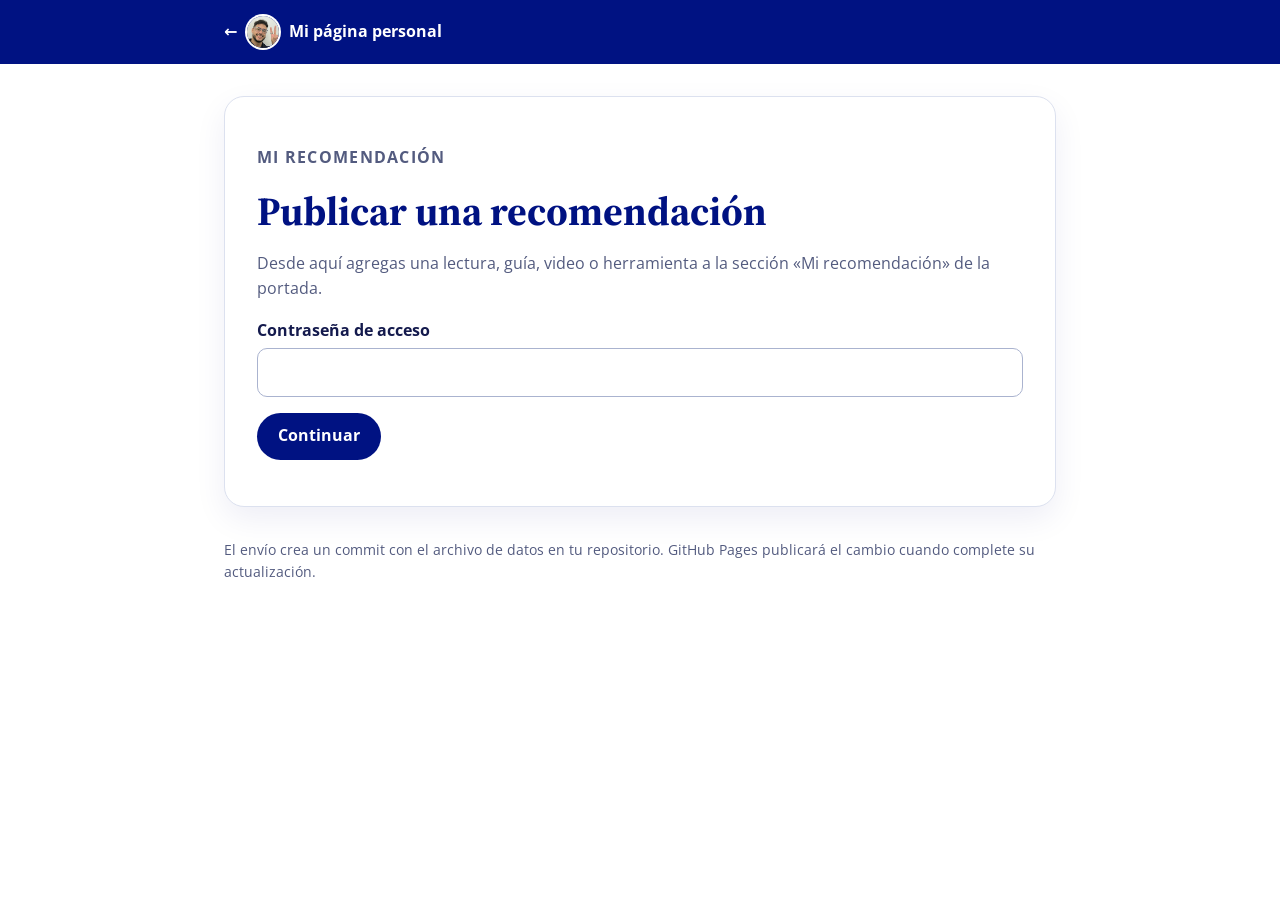
<file: recomendaciones/admin.html>
<!doctype html>
<html lang="es" data-page="admin"><head><meta charset="utf-8"><link rel="preconnect" href="https://fonts.googleapis.com"><link rel="preconnect" href="https://fonts.gstatic.com" crossorigin><link rel="stylesheet" href="https://fonts.googleapis.com/css2?family=Open+Sans:ital,wght@0,300..800;1,400&family=Source+Serif+4:ital,opsz,wght@0,8..60,300..800;1,8..60,400..700&display=swap"><meta name="viewport" content="width=device-width,initial-scale=1"><meta name="robots" content="noindex,nofollow"><title>Administrar recomendaciones</title>

<style>
:root{--blue:#001282;--red:#ad0000;--ink:#141a4d;--muted:#535b7f;--paper:#f3f5fb;--line:#dce1ef;--cyan:#16a8e1;--green:#1b6e2a;--orange:#8a5300}*{box-sizing:border-box}body{margin:0;color:var(--ink);font:16px/1.6 'Open Sans',system-ui,sans-serif;background:var(--paper)}a{color:#0051c6}.wrap{width:min(52rem,100% - 2rem);margin:auto}.top{background:var(--blue);color:#fff;padding:1rem}.top a{color:#fff;text-decoration:none;font-weight:700}.panel{background:#fff;border:1px solid var(--line);padding:clamp(1.2rem,4vw,2rem);margin:2rem auto;box-shadow:0 12px 32px #00128212}h1,h2{color:var(--blue);line-height:1.2}h1{font-size:clamp(1.8rem,5vw,2.5rem);margin:.3rem 0 .7rem}h2{font-size:1.2rem}.muted{color:var(--muted)}label{display:block;font-weight:700;margin:.9rem 0 .3rem}input,textarea,select{display:block;width:100%;font:inherit;color:var(--ink);padding:.65rem .75rem;border:1px solid #aab3cf;background:#fff}textarea{min-height:7rem;resize:vertical}button{font:inherit;font-weight:700;background:var(--blue);color:#fff;border:0;padding:.68rem 1rem;cursor:pointer;margin-top:1rem}button:hover{background:#002a9e}button.secondary{background:#fff;color:var(--blue);border:1px solid var(--blue)}.formgrid{display:grid;grid-template-columns:1fr 1fr;gap:0 1rem}.hidden{display:none!important}.alert{padding:.85rem 1rem;border-left:4px solid var(--cyan);background:#edf6fd;margin:1rem 0}.alert.error{border-color:var(--red);background:#fff0f0}.alert.ok{border-color:var(--green);background:#edf7ef}.alert.warn{border-color:#ec6c1f;background:#fff5e4}.small{font-size:.88rem}.actions{display:flex;gap:.7rem;flex-wrap:wrap}.footer{font-size:.85rem;color:var(--muted);margin:1.5rem auto}@media(max-width:620px){.formgrid{grid-template-columns:1fr}}
</style><link rel="stylesheet" href="../assets/sitio.css">
<script defer src="../assets/sitio.js"></script>
</head>
<body><header class="top"><div class="wrap"><a href="../index.html">← <img class="perfil-mini" src="../assets/perfil.jpg" width="32" height="32" alt="" decoding="async"> Mi página personal</a></div></header>
<main class="wrap"><section class="panel"><p class="muted" style="font-weight:700;letter-spacing:.08em;text-transform:uppercase">Mi recomendación</p><h1>Publicar una recomendación</h1><p class="muted">Desde aquí agregas una lectura, guía, video o herramienta a la sección «Mi recomendación» de la portada.</p>
<div id="login"><label for="gate">Contraseña de acceso</label><input id="gate" type="password" autocomplete="current-password"><div class="actions"><button id="unlock" type="button">Continuar</button></div><p id="loginmsg" class="small" aria-live="polite"></p></div>
<div id="admin" class="hidden">
<div class="alert warn small"><strong>Autenticación de GitHub:</strong> la contraseña solo da acceso a este formulario. La publicación se autoriza con un token de GitHub limitado al repositorio elegido. El token se usa en memoria durante esta sesión y no se guarda en la página ni en el navegador.</div>
<h2>Conectar el repositorio</h2><div class="formgrid"><div><label for="repo">Repositorio (propietario/nombre)</label><input id="repo" placeholder="afanador807-bit/midi" autocomplete="off"></div><div><label for="branch">Rama</label><input id="branch" value="main" placeholder="main"></div></div>
<label for="folder">Carpeta publicada del repositorio</label><input id="folder" placeholder="(vacío si GitHub Pages publica desde la raíz)"><p class="muted small">Si Pages publica desde la carpeta <code>/docs</code>, escribe <code>docs</code>. El archivo de recomendaciones se guardará allí.</p>
<label for="token">Token de acceso personal de GitHub</label><input id="token" type="password" autocomplete="off" placeholder="ghp_… o github_pat_…"><p class="muted small">Crea un token fine-grained que solo tenga acceso a este repositorio y permiso <strong>Contents: Read and write</strong>. <a href="https://github.com/settings/personal-access-tokens/new" target="_blank" rel="noopener">Crear token en GitHub ↗</a> · <a href="https://docs.github.com/en/rest/repos/contents#create-or-update-file-contents" target="_blank" rel="noopener">Documentación del API ↗</a></p>
<hr style="border:0;border-top:1px solid var(--line);margin:1.5rem 0"><h2>Nueva recomendación</h2><form id="recommendation-form"><label for="title">Título</label><input id="title" maxlength="180" required placeholder="Título de la recomendación"><div class="formgrid"><div><label for="category">Tipo</label><select id="category"><option>Lectura</option><option>Artículo</option><option>Libro</option><option>Guía</option><option>Video</option><option>Herramienta</option><option>Otra recomendación</option></select></div><div><label for="url">Enlace (opcional)</label><input id="url" type="url" placeholder="https://…"></div></div><label for="description">¿Por qué la recomiendas?</label><textarea id="description" maxlength="1000" required placeholder="Escribe una breve descripción para tus lectores."></textarea><div class="actions"><button id="publish" type="submit">Publicar recomendación</button><a href="../index.html#mi-recomendacion" class="small" style="align-self:center">Ver sección pública</a></div></form><div id="status" class="alert hidden" role="status" aria-live="polite"></div></div>
</section><p class="footer">El envío crea un commit con el archivo de datos en tu repositorio. GitHub Pages publicará el cambio cuando complete su actualización.</p></main>
<script>
const PASSWORD_HASH='7eba33148be5e760a5d86503342f2fe872ce855f2599f86b5fe42d26992df4df';
const $=id=>document.getElementById(id);let unlocked=false;
function guessRepository(){const host=window.location.hostname;if(host.endsWith('.github.io')){const owner=host.slice(0,-'.github.io'.length);const parts=window.location.pathname.split('/').filter(Boolean);const name=parts[0]||`${owner}.github.io`;return `${owner}/${name}`}return 'afanador807-bit/midi'}
async function digest(value){const bytes=new TextEncoder().encode(value);const hash=await crypto.subtle.digest('SHA-256',bytes);return [...new Uint8Array(hash)].map(x=>x.toString(16).padStart(2,'0')).join('')}
$('unlock').addEventListener('click',async()=>{if(await digest($('gate').value)===PASSWORD_HASH){unlocked=true;$('login').classList.add('hidden');$('admin').classList.remove('hidden');$('loginmsg').textContent='';$('repo').value=localStorage.getItem('rec-repo')||guessRepository();$('branch').value=localStorage.getItem('rec-branch')||'main';$('folder').value=localStorage.getItem('rec-folder')||'';$('gate').value=''}else{$('loginmsg').textContent='La contraseña no coincide.';$('loginmsg').style.color='#ad0000';$('gate').value=''}});
$('gate').addEventListener('keydown',e=>{if(e.key==='Enter')$('unlock').click()});
function alertStatus(message,type=''){const el=$('status');el.textContent=message;el.className=`alert ${type}`}
function b64utf8(value){const bytes=new TextEncoder().encode(value);let binary='';bytes.forEach(b=>binary+=String.fromCharCode(b));return btoa(binary)}
function unb64utf8(value){const binary=atob(value.replace(/\n/g,''));const bytes=Uint8Array.from(binary,c=>c.charCodeAt(0));return new TextDecoder().decode(bytes)}
$('recommendation-form').addEventListener('submit',async e=>{e.preventDefault();if(!unlocked)return;const repo=$('repo').value.trim(),branch=$('branch').value.trim()||'main',folder=$('folder').value.trim().replace(/^\/+|\/+$/g,''),token=$('token').value.trim();if(!/^[A-Za-z0-9_.-]+\/[A-Za-z0-9_.-]+$/.test(repo)){alertStatus('Escribe el repositorio en formato propietario/nombre.','error');return}if(!token){alertStatus('Ingresa tu token fine-grained de GitHub para autorizar el commit.','error');return}const path=[folder,'recomendaciones.json'].filter(Boolean).join('/');const endpoint=`https://api.github.com/repos/${repo}/contents/${path.split('/').map(encodeURIComponent).join('/')}?ref=${encodeURIComponent(branch)}`;const headers={Accept:'application/vnd.github+json',Authorization:`Bearer ${token}`,'X-GitHub-Api-Version':'2022-11-28'};const button=$('publish');button.disabled=true;button.textContent='Publicando…';
try{let existing=[],sha;const get=await fetch(endpoint,{headers});if(get.ok){const data=await get.json();sha=data.sha;existing=JSON.parse(unb64utf8(data.content));if(!Array.isArray(existing))throw new Error('El archivo de recomendaciones no contiene una lista válida.')}else if(get.status!==404){const problem=await get.json().catch(()=>({}));throw new Error(problem.message||`GitHub respondió ${get.status}.`)}
const item={id:crypto.randomUUID(),title:$('title').value.trim(),category:$('category').value,description:$('description').value.trim(),url:$('url').value.trim(),date:new Date().toISOString().slice(0,10)};const content=JSON.stringify([item,...existing],null,2)+'\n';const payload={message:`Añade recomendación: ${item.title}`,content:b64utf8(content),branch};if(sha)payload.sha=sha;const put=await fetch(`https://api.github.com/repos/${repo}/contents/${path.split('/').map(encodeURIComponent).join('/')}`,{method:'PUT',headers:{...headers,'Content-Type':'application/json'},body:JSON.stringify(payload)});const result=await put.json();if(!put.ok)throw new Error(result.message||`GitHub respondió ${put.status}.`);localStorage.setItem('rec-repo',repo);localStorage.setItem('rec-branch',branch);localStorage.setItem('rec-folder',folder);$('recommendation-form').reset();$('token').value='';alertStatus('¡Recomendación publicada! GitHub Pages la mostrará cuando termine de actualizar el sitio.','ok');
}catch(error){alertStatus(`No se pudo publicar: ${error.message} Revisa el repositorio, la rama y el permiso Contents: Read and write del token.`, 'error')}finally{button.disabled=false;button.textContent='Publicar recomendación';$('token').value=''}});
</script></body></html>
</file>
<file: assets/sitio.css>
/* ==========================================================================
   Identidad compartida del sitio · Ft. Diego Fernando Afanador Restrepo
   Se carga después de los estilos propios de cada página.
   Colores del sitio: azul #001282 y rojo #AD0000.
   Títulos en Source Serif 4; texto en Open Sans.
   ========================================================================== */
:root{
 color-scheme:light;
 --sitio-azul:#001282;--sitio-azul-2:#1d33a8;--sitio-azul-suave:#eef1fb;--sitio-linea:#e1e5f1;
 --sitio-rojo:#ad0000;--sitio-rojo-suave:#fbeeee;
 --sitio-serif:"Source Serif 4",Georgia,"Times New Roman",serif;
 --sitio-radio:16px;--sitio-radio-sm:10px;
 --sitio-sombra:0 1px 2px #0012820d,0 8px 24px #0012820f;
}
html,body{background-color:#fff}
html[data-page] :is(h1,h2,h3){font-family:var(--sitio-serif)}

/* Foto de perfil */
.perfil-mini{display:inline-block;width:32px;height:32px;border-radius:50%;object-fit:cover;object-position:42% 35%;box-shadow:0 0 0 2px #fff;flex:none;vertical-align:middle}
.perfil-grande{display:block;width:96px;height:96px;border-radius:50%;object-fit:cover;object-position:42% 35%;background:var(--sitio-azul-suave);box-shadow:0 0 0 4px #fff,0 0 0 6px var(--sitio-rojo);flex:none}
.con-perfil{display:inline-flex!important;align-items:center;gap:.6rem}

/* Videos de YouTube: se muestra la miniatura y el reproductor se carga al hacer clic */
.yt-lite{position:relative;display:block;width:100%;aspect-ratio:16/9;padding:0;border:0;border-radius:var(--sitio-radio-sm);overflow:hidden;cursor:pointer;background:#0b0f2e center/cover no-repeat}
.yt-lite::before{content:"";position:absolute;inset:0;background:linear-gradient(180deg,#0000 40%,#000a)}
.yt-lite::after{content:"";position:absolute;left:50%;top:50%;width:64px;height:64px;margin:-32px 0 0 -32px;border-radius:50%;background:var(--sitio-rojo) url("data:image/svg+xml,%3Csvg xmlns='http://www.w3.org/2000/svg' viewBox='0 0 24 24'%3E%3Cpath d='M9 7l8 5-8 5z' fill='white'/%3E%3C/svg%3E") center/30px no-repeat;box-shadow:0 6px 18px #0006;transition:transform .15s}
.yt-lite:hover::after{transform:scale(1.08)}
.yt-lite span{position:absolute;left:12px;right:12px;bottom:10px;color:#fff;font-weight:700;font-size:.85rem;text-align:left;z-index:1}
.yt-lite+iframe,.yt-frame{display:block;width:100%;aspect-ratio:16/9;border:0;border-radius:var(--sitio-radio-sm)}

@media(prefers-reduced-motion:reduce){*{transition:none!important;scroll-behavior:auto!important}}

/* ---------- Portada ---------- */
[data-page=portada] .t{font-weight:400}
[data-page=portada] .t .bar{background:var(--sitio-rojo);width:3px;border-radius:2px}
[data-page=portada] .hero h1{font-weight:400;letter-spacing:-.015em}
[data-page=portada] .hero h1 b{font-weight:700;color:var(--sitio-rojo);font-style:italic}
[data-page=portada] .plate .rule{display:none}
[data-page=portada] .byline{align-items:center}
[data-page=portada] .byline::before{display:none}
[data-page=portada] .totem{border-radius:20px;overflow:hidden}
[data-page=portada] .totem a.sign{margin:0 .7rem .45rem;border-radius:12px;border-top:0}
[data-page=portada] .principles div{border-radius:2px}
[data-page=portada] .tool{border-radius:var(--sitio-radio);overflow:hidden;transition:box-shadow .15s,transform .15s}
[data-page=portada] .tool:hover{box-shadow:var(--sitio-sombra);transform:translateY(-2px)}
[data-page=portada] .tool h3{font-size:1.4rem}
[data-page=portada] .go{border-radius:999px;padding:.55rem 1.1rem}
[data-page=portada] .search{border-radius:999px;padding-inline:1rem}
[data-page=portada] .tags span{border-radius:999px;padding-inline:.65rem}
[data-page=portada] .group{border-radius:var(--sitio-radio);overflow:hidden}
[data-page=portada] .gh,[data-page=portada] .join,[data-page=portada] .recommendation{border-radius:var(--sitio-radio)}
[data-page=portada] .profiles a,[data-page=portada] .profiles span{border-radius:999px}
[data-page=portada] .copy{border-radius:999px}
[data-page=portada] .about-block{grid-template-columns:minmax(90px,140px) minmax(0,1fr)}

/* ---------- Brújula ---------- */
[data-page=brujula] .top{display:flex;align-items:center}
[data-page=brujula] .top a{display:flex;align-items:center;gap:.7rem}
[data-page=brujula] .panel{border-radius:20px}
[data-page=brujula] .option{border-radius:12px;transition:border-color .15s,background .15s}
[data-page=brujula] .option:hover{border-color:#c9cfe4}
[data-page=brujula] button,[data-page=brujula] .button{border-radius:999px;padding-inline:1.3rem}
[data-page=brujula] .question{border-radius:var(--sitio-radio-sm);border-width:1.5px}
[data-page=brujula] .hint{border-radius:0 12px 12px 0}
[data-page=brujula] .tag{border-radius:999px;padding-inline:.8rem}

/* ---------- Revisiones ---------- */
[data-page=revisiones] .top a strong{display:inline-flex;align-items:center;gap:.6rem}
[data-page=revisiones] .btn,[data-page=revisiones] .stage-nav button{border-radius:999px;padding-inline:1.2rem}
[data-page=revisiones] .hero-stats span{border-radius:999px}
[data-page=revisiones] .notice,[data-page=revisiones] .decision-hint,[data-page=revisiones] .warn,[data-page=revisiones] .anatomy-prompt,[data-page=revisiones] .anatomy-alert{border-radius:0 12px 12px 0}
[data-page=revisiones] .stage-card{border-radius:14px;transition:border-color .15s,box-shadow .15s}
[data-page=revisiones] .stage-rail,[data-page=revisiones] .stage-panel,[data-page=revisiones] .video-card{border-radius:var(--sitio-radio)}
[data-page=revisiones] .stage-list button{border-radius:10px}
[data-page=revisiones] .progress{border-radius:999px}
[data-page=revisiones] .task-check{border-radius:10px}
[data-page=revisiones] .anatomy-card{border-radius:0 14px 14px 0}
[data-page=revisiones] .anatomy-figure{border-radius:12px}
[data-page=revisiones] .stage-section>summary span{background:var(--sitio-rojo)}

/* ---------- Escritura científica ---------- */
html[data-page=escritura]{--display:var(--sitio-serif)}
[data-page=escritura] .brand{display:inline-flex;align-items:center;gap:.6rem;color:inherit;text-decoration:none}
[data-page=escritura] .hero h1 span{color:var(--sitio-rojo);font-style:italic}

/* ---------- Estadística ---------- */
[data-page=estadistica] .back-link{display:inline-flex;align-items:center;gap:.6rem}
[data-page=estadistica] .button{border-radius:999px;padding-inline:1.3rem}

/* ---------- Publicaciones ---------- */
[data-page=publicaciones] .top .wrap>a:first-child{display:inline-flex;align-items:center;gap:.6rem}
[data-page=publicaciones] .stats span,[data-page=publicaciones] .filter{border-radius:999px}
[data-page=publicaciones] .search{border-radius:999px;padding-inline:1.1rem;border-width:1.5px}
[data-page=publicaciones] .sort select{border-radius:8px}
[data-page=publicaciones] .item{border-radius:var(--sitio-radio);overflow:hidden;transition:box-shadow .15s}
[data-page=publicaciones] .item:hover{box-shadow:var(--sitio-sombra)}
[data-page=publicaciones] .notice{border-radius:0 12px 12px 0}
[data-page=publicaciones] .empty{border-radius:var(--sitio-radio)}

/* ---------- Administrador de recomendaciones ---------- */
[data-page=admin] .top a{display:inline-flex;align-items:center;gap:.6rem}
[data-page=admin] .panel{border-radius:20px}
[data-page=admin] input,[data-page=admin] textarea,[data-page=admin] select{border-radius:var(--sitio-radio-sm);border-width:1.5px}
[data-page=admin] button{border-radius:999px;padding-inline:1.3rem}
[data-page=admin] .alert{border-radius:0 12px 12px 0}

/* ---------- Dosificación ---------- */
html[data-page=dosificacion]{--display:var(--sitio-serif)}
[data-page=dosificacion] .firma{display:flex;align-items:center;gap:.8rem;text-align:left}
[data-page=dosificacion] .firma .perfil-grande{width:64px;height:64px;box-shadow:0 0 0 3px #fff,0 0 0 4.5px var(--sitio-rojo)}
</file>
<file: busquedas/styles.css>
/* Búsquedas científicas · Ft. Diego Fernando Afanador Restrepo
   Paleta del sitio: azul #001282 y rojo #AD0000 */
:root{
 --blue:#001282;--blue-2:#1d33a8;--blue-soft:#eef1fb;--blue-line:#d6dcf3;
 --red:#ad0000;--red-soft:#fbeeee;
 --ink:#141a4d;--muted:#535b82;--line:#e1e5f1;--paper:#f6f7fb;--white:#fff;
 --ok:#1d6b45;--ok-soft:#eaf5ef;--warn:#8a4b00;
 --radius:16px;--radius-sm:10px;
 --shadow:0 1px 2px #0012820d,0 8px 24px #0012820f;
 --serif:"Source Serif 4",Georgia,"Times New Roman",serif;
 --sans:"Open Sans",system-ui,-apple-system,"Segoe UI",sans-serif;
 color-scheme:light;
}
*{box-sizing:border-box}
html{scroll-behavior:smooth}
@media(prefers-reduced-motion:reduce){html{scroll-behavior:auto}*{transition:none!important}}
body{margin:0;background:var(--white);color:var(--ink);font-family:var(--sans);line-height:1.7;-webkit-font-smoothing:antialiased}
a{color:var(--blue-2);text-underline-offset:3px;text-decoration-thickness:1px}
a:hover{color:var(--red)}
svg{width:1.25em;height:1.25em;fill:none;stroke:currentColor;stroke-width:1.8;stroke-linecap:round;stroke-linejoin:round;flex:none}
.wrap{max-width:1120px;margin:auto;padding-inline:clamp(16px,4vw,40px)}
.skip{position:absolute;left:-999px;top:8px;background:var(--blue);color:#fff;padding:8px 14px;border-radius:8px;z-index:10}
.skip:focus{left:12px}
:focus-visible{outline:3px solid var(--red);outline-offset:3px}
[hidden]{display:none!important}

/* Tipografía */
h1,h2,h3{font-family:var(--serif);color:var(--blue);line-height:1.15;text-wrap:balance;font-weight:700}
h1{font-size:clamp(2.6rem,7vw,4.6rem);letter-spacing:-.02em;margin:10px 0 20px}
h1 span{color:var(--red);font-style:italic;font-weight:600}
h2{font-size:clamp(1.7rem,4vw,2.35rem);margin:6px 0 18px;position:relative;padding-bottom:14px}
h2::after{content:"";position:absolute;left:0;bottom:0;width:56px;height:3px;border-radius:3px;background:var(--red)}
.mission h2::after,.builder h2::after,#fuentes h2::after{display:none}
.mission h2,.builder h2{padding-bottom:0}
h3{font-size:1.2rem;margin:28px 0 10px}
p{margin:10px 0 16px}
.eyebrow{display:flex;align-items:center;gap:10px;font-size:.78rem;font-weight:700;text-transform:uppercase;letter-spacing:.12em;color:var(--muted);margin:0 0 6px}
.step-num{display:grid;place-items:center;width:28px;height:28px;border-radius:50%;background:var(--red);color:#fff;font-family:var(--serif);font-size:.95rem;letter-spacing:0}
.small{font-size:.86rem;color:var(--muted)}
.section-lead{max-width:68ch;font-size:1.08rem;color:#2e3563}

/* Encabezado y pie */
.site-header{background:var(--blue);color:#fff}
.top{display:flex;justify-content:space-between;align-items:center;gap:1rem;flex-wrap:wrap;padding-block:14px;font-size:.92rem}
.site-header a{color:#fff;text-decoration:none;opacity:.9}
.site-header a:hover{opacity:1}
.brand{display:flex;align-items:center;gap:10px;font-weight:600}
.avatar-sm{width:32px;height:32px;border-radius:50%;object-fit:cover;object-position:42% 35%;box-shadow:0 0 0 2px #fff;flex:none}
.monogram{display:inline-grid;place-items:center;width:30px;height:30px;border-radius:50%;border:1.5px solid currentColor;font-family:var(--serif);font-size:.82rem;font-weight:700;letter-spacing:.02em}
.avatar{display:block;width:96px;height:96px;border-radius:50%;object-fit:cover;object-position:42% 35%;background:var(--blue-soft);box-shadow:0 0 0 4px #fff,0 0 0 6px var(--red)}
footer{margin-top:48px;background:var(--blue);color:#fff;padding:24px 0;font-size:.88rem}
.foot{display:flex;justify-content:space-between;align-items:center;gap:12px;flex-wrap:wrap}
.foot>span{display:flex;align-items:center;gap:10px}
footer a{color:#fff}

/* Botones y formularios */
.actions{display:flex;gap:10px;align-items:center;flex-wrap:wrap;margin:20px 0}
button,.button{font:inherit;font-weight:700;font-size:.92rem;display:inline-flex;align-items:center;gap:8px;background:var(--blue);color:#fff;border:1.5px solid var(--blue);padding:10px 20px;text-decoration:none;cursor:pointer;border-radius:999px;transition:background .15s,color .15s,transform .15s,box-shadow .15s}
button:hover,.button:hover{background:var(--blue-2);border-color:var(--blue-2);color:#fff}
button:active{transform:translateY(1px)}
button:disabled{opacity:.45;cursor:not-allowed}
.secondary,.button.secondary{background:#fff;color:var(--blue);border-color:var(--blue-line)}
.secondary:hover,.button.secondary:hover{background:var(--blue-soft);color:var(--blue);border-color:var(--blue)}
.button.ghost{background:transparent;color:var(--blue);border-color:transparent;text-decoration:underline;text-underline-offset:4px}
.button.ghost:hover{background:var(--blue-soft);color:var(--blue);border-color:transparent}
label{display:block;font-weight:600;margin:14px 0 6px}
input,select,textarea{font:inherit;font-size:1rem;color:var(--ink);background:#fff;border:1.5px solid #c9cfe4;border-radius:var(--radius-sm);padding:10px 12px;width:100%;max-width:100%;transition:border-color .15s,box-shadow .15s}
input:focus,select:focus,textarea:focus{border-color:var(--blue);box-shadow:0 0 0 4px #00128214;outline:none}
textarea{resize:vertical}
input[type=checkbox]{width:18px;height:18px;accent-color:var(--blue);margin:0 10px 0 0;flex:none}
input[type=range]{padding:8px 0;border:0;background:transparent;accent-color:var(--red);cursor:pointer;box-shadow:none}
.two{display:grid;grid-template-columns:1fr 1fr;gap:4px 22px}

/* Portada */
.hero{display:grid;grid-template-columns:1.6fr 1fr;gap:40px;align-items:end;padding:56px 0 36px}
.lead{max-width:62ch;font-size:1.16rem}
.signature{background:var(--paper);border:1px solid var(--line);border-radius:var(--radius);padding:24px;position:relative}
.signature>div{display:flex;flex-direction:column;margin-top:16px}
.signature b{font-family:var(--serif);font-size:1.1rem;color:var(--blue)}
.signature span{font-size:.86rem;color:var(--muted)}
.signature p{margin:16px 0 0;padding-top:14px;border-top:1px dashed var(--blue-line);font-family:var(--serif);font-style:italic;font-size:1rem;color:#2e3563}

/* Ruta */
.learning-path{display:grid;grid-template-columns:repeat(6,1fr);gap:10px;margin:8px 0 32px;counter-reset:step}
.learning-path a{display:flex;flex-direction:column;gap:10px;border:1px solid var(--line);border-radius:var(--radius);padding:16px 14px;background:#fff;text-decoration:none;color:var(--ink);transition:transform .15s,border-color .15s,box-shadow .15s}
.learning-path a:hover{transform:translateY(-3px);border-color:var(--blue-line);box-shadow:var(--shadow);color:var(--ink)}
.learning-path small{display:block;font-size:.72rem;text-transform:uppercase;letter-spacing:.1em;color:var(--red);font-weight:700}
.learning-path b{display:block;font-family:var(--serif);font-size:1.05rem;color:var(--blue)}
.learning-path em{display:block;font-style:normal;font-size:.82rem;color:var(--muted);line-height:1.35}
.step-icon{display:grid;place-items:center;width:40px;height:40px;border-radius:12px;background:var(--blue-soft);color:var(--blue)}
.learning-path a:nth-child(even) .step-icon{background:var(--red-soft);color:var(--red)}

.mission{display:grid;grid-template-columns:1.4fr 1fr;gap:28px;align-items:center;padding:30px;border-radius:20px;background:var(--blue);color:#e9ecfb;scroll-margin-top:20px}
.mission h2{color:#fff;font-size:1.65rem;margin-bottom:6px}
.mission .eyebrow{color:#aeb8ec}
.mission p{margin:8px 0}
.mission-flow{list-style:none;display:flex;align-items:center;justify-content:center;gap:8px;padding:0;margin:0}
.mission-flow li{display:flex;flex-direction:column;align-items:center;gap:6px;padding:16px 14px;min-width:88px;background:#ffffff14;border:1px solid #ffffff2b;border-radius:14px;color:#fff}
.mission-flow li svg{width:28px;height:28px}
.mission-flow b{font-size:.82rem}

/* Secciones: el navegador puede omitir el trabajo de pintado fuera de pantalla */
main>section[id]{padding:56px 0;border-bottom:1px solid var(--line);scroll-margin-top:16px}
main>section[id]:not(#bases){content-visibility:auto;contain-intrinsic-size:auto 1400px}

/* Notas del profe */
.callout,.tip{padding:20px 24px;border-radius:var(--radius);margin:22px 0;background:var(--paper);border:1px solid var(--line)}
.callout h3{margin-top:0}
.tip{background:#fffaf2;border-color:#f2e2c4}
.teacher{background:var(--blue-soft);border-color:var(--blue-line)}
.teacher p{margin:0}
.note-label{display:inline-block;font-family:var(--serif);font-style:italic;font-weight:700;color:var(--red);margin-right:10px;font-size:1.02rem}
.teacher .note-label{display:block;margin-bottom:4px}

/* Tablas y desplegables */
.table-wrap{overflow-x:auto;margin-block:20px;border-radius:var(--radius-sm);border:1px solid var(--line)}
table{width:100%;border-collapse:collapse;font-size:.92rem}
caption{text-align:left;font-weight:700;padding:12px 14px;color:var(--blue)}
th{background:var(--blue);color:#fff;text-align:left;font-weight:600}
td,th{padding:12px 14px;vertical-align:top;border-top:1px solid var(--line)}
tr:nth-child(even) td{background:var(--paper)}
details{padding:16px 20px;border:1px solid var(--line);border-radius:var(--radius);margin:12px 0;background:#fff;transition:box-shadow .15s}
details[open]{box-shadow:var(--shadow)}
summary{font-weight:700;color:var(--blue);cursor:pointer;list-style:none;display:flex;align-items:center;gap:10px}
summary::-webkit-details-marker{display:none}
summary::before{content:"+";display:grid;place-items:center;width:24px;height:24px;flex:none;border-radius:50%;background:var(--blue-soft);color:var(--blue);font-weight:700;transition:transform .2s}
details[open]>summary::before{content:"−";background:var(--red);color:#fff}
ol.tutorial{padding-left:22px}
.tutorial li{padding:6px 0 10px 8px}
.tutorial li::marker{font-family:var(--serif);font-weight:700;color:var(--red)}
ul.sources{padding-left:20px}
ul.sources li{margin:6px 0}

/* Paso 1 */
.source-lab{display:grid;grid-template-columns:1fr 1.1fr;gap:24px;margin:26px 0}
.catalog-visual{margin:0;background:var(--paper);border:1px solid var(--line);border-radius:20px;padding:20px}
.catalog-top{display:flex;align-items:center;gap:10px;color:var(--blue);font-size:.74rem;font-weight:700;letter-spacing:.1em;text-transform:uppercase}
.catalog-top svg{width:22px;height:22px}
.live-dot{margin-left:auto;width:9px;height:9px;border-radius:50%;background:var(--ok);box-shadow:0 0 0 4px #1d6b4522}
.catalog-search{display:flex;align-items:center;gap:10px;background:#fff;border:1px solid var(--line);border-radius:999px;padding:9px 16px;margin:14px 0;font-size:.88rem;color:var(--muted)}
.record{display:flex;gap:12px;border:1px solid var(--line);background:#fff;border-radius:12px;padding:14px;margin:10px 0}
.record b{display:block;font-size:.92rem}
.record small{display:block;color:var(--muted);font-size:.76rem}
.paper-icon{width:30px;height:30px;color:var(--blue)}
.tag-mini{display:inline-block;padding:2px 8px;background:var(--blue-soft);border-radius:999px;font-size:.66rem;margin:8px 4px 0 0;color:var(--blue);font-weight:600}
.catalog-exit{display:flex;justify-content:space-between;font-size:.82rem;padding:10px 2px;font-weight:700;color:var(--blue)}
.catalog-visual figcaption{font-size:.72rem;color:var(--muted)}
.source-tabs{display:grid;grid-template-columns:1fr 1fr;gap:8px}
.source-tabs button,.operator-buttons button{background:#fff;color:var(--blue);border-color:var(--blue-line);border-radius:12px;justify-content:center}
.source-tabs button[aria-pressed=true],.operator-buttons button[aria-pressed=true],.quiz-options button[aria-pressed=true]{background:var(--blue);color:#fff;border-color:var(--blue)}
.source-answer{border-radius:var(--radius);background:var(--paper);border:1px solid var(--line);padding:22px;margin-top:12px}
#source-explanation{min-height:210px}
.source-answer h3{margin:0 0 8px}
.source-answer p{font-size:.96rem;margin:8px 0}
.source-answer .examples{font-weight:700;color:var(--blue)}
.source-answer .limit{font-size:.9rem;color:#5a3a00;background:#fffaf2;border-left:3px solid #e2b866;padding:8px 12px;border-radius:0 8px 8px 0}
.mini-challenge{padding:24px;border:1.5px dashed var(--blue-line);background:#fff;border-radius:20px;margin:28px 0}
.mini-challenge h3{margin:12px 0 16px}
.pill{display:inline-block;font-size:.72rem;font-weight:700;padding:4px 12px;border-radius:999px;background:var(--blue-soft);color:var(--blue);letter-spacing:.02em}
.mini-challenge .pill{background:var(--red);color:#fff}
.quiz-options{display:flex;flex-wrap:wrap;gap:8px}
.quiz-options button{font-size:.88rem}
.mini-challenge p[role=status]{font-size:.94rem;margin:14px 0 0}
.feedback-good{color:var(--ok);font-weight:600}
.feedback-good::before{content:"✓ ";font-weight:700}
.feedback-retry{color:var(--warn);font-weight:600}
.feedback-retry::before{content:"↻ ";font-weight:700}

/* Paso 2 */
.quartile-lab{margin-top:26px;background:var(--paper);border:1px solid var(--line);padding:24px;border-radius:20px}
.lab-heading{display:flex;justify-content:space-between;align-items:center;flex-wrap:wrap;gap:12px;margin-bottom:18px}
.lab-heading>span:last-child{font-size:.76rem;color:var(--muted)}
.quartile-grid{display:grid;grid-template-columns:repeat(4,1fr);gap:10px}
.quartile-group{padding:14px 10px;border-radius:12px;background:#fff;border:1px solid var(--line);border-top:4px solid var(--qc)}
.q1{--qc:#001282}.q2{--qc:#4a5bbf}.q3{--qc:#9aa4d9}.q4{--qc:#cfd4ec}
.quartile-group b{display:block;font-family:var(--serif);font-size:1.2rem;color:var(--blue)}
.quartile-group small{font-size:.72rem;color:var(--muted)}
.journal-dots{display:flex;gap:4px;margin-top:12px;justify-content:space-around;flex-wrap:wrap}
.journal-dot{display:inline-flex;align-items:center;justify-content:center;width:24px;height:30px;border:1px solid var(--blue-line);border-radius:5px;background:var(--paper);font-size:.66rem;color:var(--muted);transition:transform .15s,background .15s}
.journal-dot.selected{background:var(--red);border-color:var(--red);color:#fff;font-weight:700;transform:translateY(-5px);box-shadow:0 6px 12px #ad000033}
.quartile-result{display:flex;align-items:center;gap:16px;padding:16px;background:#fff;border:1px solid var(--line);border-radius:14px}
.quartile-badge{font-family:var(--serif);font-size:1.7rem;font-weight:700;padding:6px 14px;border-radius:12px;background:var(--blue);color:#fff;flex:none}
.quartile-badge[data-q="3"],.quartile-badge[data-q="4"]{background:var(--blue-soft);color:var(--blue)}
.quartile-result p{margin:0;font-size:.93rem}
.comparison-visual{display:grid;grid-template-columns:1fr auto 1fr;gap:22px;align-items:center;margin:30px 0}
.comparison-visual article{border:1px solid var(--line);border-radius:var(--radius);text-align:center;padding:22px;background:#fff}
.comparison-visual h3{margin:6px 0}
.comparison-visual p{margin:6px 0 14px;font-size:.9rem;color:var(--muted)}
.big-symbol{width:36px;height:36px;color:var(--blue)}
.not-equal{font-family:var(--serif);font-size:2.8rem;color:var(--red)}
.classification-row{display:grid;grid-template-columns:repeat(3,1fr);gap:12px;margin-top:16px}
.classification-row>div{border:1px solid var(--line);border-top:3px solid var(--blue);padding:14px;border-radius:12px}
.classification-row b,.classification-row span,.classification-row small{display:block}
.classification-row b{font-family:var(--serif);color:var(--blue);font-size:1.1rem}
.classification-row small{color:var(--muted);font-size:.8rem}
.editorial-checks{display:grid;grid-template-columns:1fr 1fr;gap:10px;margin-top:16px}
.editorial-checks span{padding:10px 14px;background:var(--ok-soft);border-radius:10px;font-size:.9rem}
.editorial-checks span::before{content:"✓ ";color:var(--ok);font-weight:700}

/* Paso 3 */
.study-options{display:grid;grid-template-columns:repeat(4,1fr);gap:10px;margin:24px 0 0}
.study-options button{flex-direction:column;background:#fff;color:var(--blue);border:1.5px solid var(--line);border-radius:var(--radius);padding:18px 10px;gap:4px}
.study-options button svg{width:28px;height:28px;margin-bottom:6px}
.study-options b{display:block;font-size:.86rem;line-height:1.3}
.study-options small{display:block;font-size:.74rem;font-weight:400;color:var(--muted)}
.study-options button:hover{background:var(--blue-soft)}
.study-options button[aria-pressed=true]{border-color:var(--blue);background:var(--blue-soft);box-shadow:inset 0 -4px 0 var(--red)}
.study-result{background:var(--paper);border:1px solid var(--line);border-radius:var(--radius);padding:24px;margin:14px 0}
.study-result h3{margin-top:0}
.study-result .tool{font-weight:600;color:var(--blue);margin-bottom:0}
.study-clues{display:grid;grid-template-columns:repeat(3,1fr);gap:12px;margin:16px 0}
.study-clues span{padding:14px;border-radius:12px;background:#fff;border:1px solid var(--line);font-size:.88rem}
.study-clues b{display:block;color:var(--red);font-size:.8rem;text-transform:uppercase;letter-spacing:.06em;margin-bottom:2px}

/* Paso 4 */
.domain-picker{max-width:560px}
.cards{display:grid;grid-template-columns:repeat(auto-fill,minmax(min(100%,250px),1fr));gap:16px;margin:24px 0}
.cards article{display:flex;flex-direction:column;padding:20px;border:1px solid var(--line);border-radius:var(--radius);background:#fff;transition:box-shadow .15s,border-color .15s}
.cards article:hover{box-shadow:var(--shadow);border-color:var(--blue-line)}
.cards h3{margin:0;font-size:1.4rem}
.cards p{font-size:.9rem;margin:6px 0}
.cards .type{color:var(--red);font-size:.78rem;font-weight:700;text-transform:uppercase;letter-spacing:.06em}
.cards .example{font-family:var(--serif);font-style:italic;color:#2e3563;border-left:3px solid var(--blue-line);padding-left:12px;margin:10px 0 16px}
.cards button{margin-top:auto;align-self:flex-start;font-size:.86rem;padding:8px 16px}
.acronym-pieces{display:flex;gap:5px;flex-wrap:wrap;margin:10px 0 4px}
.acronym-pieces span{display:grid;place-items:center;min-width:32px;height:30px;padding:0 6px;background:var(--blue);border-radius:8px;color:#fff;font-size:.8rem;font-weight:700}
.acronym-pieces span:nth-child(even){background:var(--red-soft);color:var(--red)}

/* Paso 5 */
.boolean-lab{display:grid;grid-template-columns:1fr 1fr;gap:24px;padding:26px;border-radius:20px;border:1px solid var(--line);background:var(--paper);margin:24px 0}
.boolean-lab h3{margin-top:4px}
.operator-buttons{display:flex;gap:8px}
.venn{display:block;width:100%;height:auto;max-height:230px;stroke:none}
.set-a,.set-b{fill:#00128226;stroke:var(--blue);stroke-width:2;transition:fill .25s}
.set-overlap{fill:var(--blue);transition:fill .25s}
.venn text{fill:var(--blue);font-family:var(--serif);font-size:20px;font-weight:700;stroke:none}
.boolean-lab.mode-and .set-a,.boolean-lab.mode-and .set-b{fill:#fff}
.boolean-lab.mode-and .set-overlap{fill:var(--red)}
.operator-query{font-family:ui-monospace,SFMono-Regular,Menlo,monospace;font-size:.82rem;text-align:center;padding:12px;background:#fff;border:1px solid var(--line);border-radius:10px;overflow-wrap:anywhere}
#operator-explanation{font-size:.96rem}
.builder{padding:30px;background:var(--paper);border:1px solid var(--line);border-top:6px solid var(--red);border-radius:20px;margin-top:40px;scroll-margin-top:16px}
.block{padding:16px 18px;background:#fff;border:1px solid var(--line);border-radius:14px;margin:12px 0}
.block label{font-size:.88rem;font-weight:600}
.block .include{display:flex;align-items:center;font-size:1rem;margin-top:0}
.block-key{display:inline-grid;place-items:center;min-width:34px;height:28px;padding:0 6px;margin-right:10px;border-radius:8px;background:var(--blue);color:#fff;font-size:.82rem}
#output{font-family:ui-monospace,SFMono-Regular,Menlo,monospace;font-size:.92rem;background:#fff;border-color:var(--blue);overflow-wrap:anywhere}
#validation{color:var(--warn);font-weight:600}
#validation:empty{display:none}

/* Paso 6 */
.selection-flow{display:flex;align-items:stretch;gap:8px;margin:24px 0 12px}
.selection-flow button{flex:1;flex-direction:column;gap:2px;background:#fff;border:1.5px solid var(--line);color:var(--blue);border-radius:var(--radius);padding:18px 10px}
.selection-flow button:hover{background:var(--blue-soft)}
.selection-flow button[aria-pressed=true]{background:var(--blue);color:#fff;border-color:var(--blue)}
.selection-flow strong{display:block;font-family:var(--serif);font-size:2.1rem;line-height:1.1}
.selection-flow b{display:block;font-size:.86rem}
.selection-flow small{display:block;font-size:.72rem;font-weight:400;margin-top:4px;opacity:.85}
.selection-flow>span{align-self:center;color:var(--red);font-weight:700}
.checklist-box strong{display:block;font-family:var(--serif);color:var(--blue);font-size:1.1rem;margin-bottom:8px}
#checklist label{display:flex;align-items:flex-start;font-weight:400;margin:8px 0;cursor:pointer}
#checklist input{margin-top:5px}
.progress-bar{height:8px;border-radius:999px;background:#fff;border:1px solid var(--line);overflow:hidden;margin-top:16px}
.progress-bar span{display:block;height:100%;width:100%;background:var(--red);transform-origin:left;transform:scaleX(var(--done,0));transition:transform .25s}
.next-links{display:flex;flex-wrap:wrap;gap:12px 28px;font-weight:600}

/* Adaptación a pantallas */
@media(max-width:960px){
 .learning-path{grid-template-columns:repeat(3,1fr)}
 .hero{grid-template-columns:1fr;gap:24px;align-items:start}
}
@media(max-width:760px){
 .two,.source-lab,.mission,.boolean-lab{grid-template-columns:1fr}
 .study-options{grid-template-columns:1fr 1fr}
 .learning-path{grid-template-columns:repeat(2,1fr)}
 .quartile-grid{gap:6px}
 .quartile-group{padding:10px 6px}
 .journal-dot{width:18px;height:26px;font-size:.56rem}
 .comparison-visual{gap:10px}
 .comparison-visual article{padding:16px 8px}
 .comparison-visual .pill{font-size:.66rem}
 .classification-row,.study-clues{grid-template-columns:1fr}
 .mission{padding:22px}
 .mission-flow{justify-content:flex-start}
 #source-explanation{min-height:0}
 .builder{padding:18px}
 .hero{padding-top:32px}
 td,th{min-width:150px}
 main>section[id]{padding-block:38px}
}
@media(max-width:620px){
 .selection-flow{display:grid;grid-template-columns:1fr 1fr}
 .selection-flow>span{display:none}
}
@media(max-width:420px){
 .learning-path a{padding:12px}
 .quartile-grid{grid-template-columns:1fr 1fr}
 .editorial-checks{grid-template-columns:1fr}
 .brand{font-size:.8rem}
}
@media print{
 .site-header,.learning-path,.actions,button,footer,.skip{display:none}
 main>section[id]{content-visibility:visible;padding:20px 0}
 .builder,article,table{break-inside:avoid}
 body{font-size:11pt}
}
</file>
<file: estadistica/styles.css>
:root{--blue:#001282;--blue-2:#1737a8;--red:#ad0000;--ink:#18213b;--muted:#5b6477;--line:#d8deeb;--paper:#f5f7fb;--white:#fff;--mint:#e7f4f2;--green:#13746b;--amber:#805000;--amber-bg:#fff4df;--shadow:0 14px 38px rgba(17,35,91,.08);--radius:12px;--font:'Open Sans',system-ui,-apple-system,'Segoe UI',Arial,sans-serif;color-scheme:light}
*{box-sizing:border-box}html{scroll-behavior:smooth;scroll-padding-top:82px}body{margin:0;background:var(--white);color:var(--ink);font:16px/1.65 var(--font)}a{color:var(--blue-2);text-underline-offset:3px}a:focus-visible,button:focus-visible,select:focus-visible{outline:3px solid #168fd0;outline-offset:3px}.skip-link{position:absolute;top:-5rem;left:1rem;background:white;padding:.7rem 1rem;z-index:10}.skip-link:focus{top:1rem}.wrap,.header-inner,.hero-inner{width:min(1160px,calc(100% - 40px));margin-inline:auto}.site-header{position:sticky;top:0;z-index:5;background:var(--blue);color:white;box-shadow:0 3px 15px #00128220}.header-inner{min-height:58px;display:flex;align-items:center;justify-content:space-between;gap:1rem}.back-link{color:white;text-decoration:none;font-weight:700}.status-tag{display:flex;align-items:center;gap:.5rem;border:1px solid #ffffff55;border-radius:999px;padding:.28rem .75rem;font-size:.76rem;font-weight:700}.status-dot{width:8px;height:8px;border-radius:50%;background:#72d4be}.hero{overflow:hidden;position:relative;background:linear-gradient(116deg,#f4f6ff 0%,#fff 70%);border-bottom:1px solid var(--line)}.hero-inner{position:relative;z-index:1;padding-block:clamp(3rem,8vw,6rem)}.eyebrow{margin:0 0 .6rem;color:var(--green);font-size:.76rem;font-weight:800;letter-spacing:.12em;text-transform:uppercase}.hero h1{max-width:720px;margin:0;color:var(--blue);font-size:clamp(2.5rem,6vw,4.7rem);line-height:1.04;letter-spacing:-.045em}.hero-lead{max-width:690px;margin:1.2rem 0 0;color:#39445d;font-size:clamp(1.05rem,1.8vw,1.25rem)}.button{display:inline-flex;align-items:center;justify-content:center;min-height:46px;padding:.7rem 1rem;border-radius:5px;font-weight:750;text-decoration:none}.button-primary{background:var(--blue);color:white}.button-primary:hover{background:var(--blue-2)}.text-link{font-weight:700}.section{padding-block:clamp(2.8rem,6vw,5rem)}.section-tinted{background:var(--paper)}.section-heading{display:flex;justify-content:space-between;align-items:end;gap:2rem;margin-bottom:1.7rem}.section-heading h2{margin:0;color:var(--blue);font-size:clamp(1.7rem,3.7vw,2.6rem);line-height:1.15;letter-spacing:-.025em}.section-intro{max-width:54ch;margin:0;color:var(--muted)}.workbench{display:grid;grid-template-columns:minmax(230px,275px) minmax(0,1fr);gap:1.1rem;align-items:start}.module-summary{position:sticky;top:78px;background:var(--blue);color:white;padding:1.25rem;border-radius:8px;box-shadow:var(--shadow)}.module-summary .eyebrow{color:#b9d8ff}.module-summary h3{margin:.2rem 0 .7rem;color:white;font-size:1.25rem;line-height:1.25}.module-summary p{margin:.5rem 0;color:#edf0ff;font-size:.91rem}.summary-meta{display:grid;gap:.55rem;margin-top:1rem;padding-top:1rem;border-top:1px solid #ffffff44;font-size:.82rem}.summary-meta b{color:white}.module-workspace{min-width:0;background:white;border:1px solid var(--line);border-radius:8px;box-shadow:var(--shadow);overflow:hidden}.module-content{padding:clamp(1.1rem,3vw,2rem);min-height:380px}.content-kicker{margin:0 0 .5rem;color:var(--green);font-size:.72rem;font-weight:800;letter-spacing:.1em;text-transform:uppercase}.module-content h3{margin:.15rem 0 .85rem;color:var(--blue);font-size:clamp(1.3rem,2.7vw,1.8rem);line-height:1.2}.module-content h4{margin:1.4rem 0 .45rem;color:var(--blue);font-size:1.05rem}.module-content p{max-width:78ch}.module-content ul,.module-content ol{padding-left:1.3rem}.module-content li{margin:.35rem 0}.content-callout{margin:1rem 0;padding:.9rem 1rem;background:var(--mint);border-left:4px solid var(--green)}.content-warning{margin:1rem 0;padding:.9rem 1rem;background:var(--amber-bg);border-left:4px solid #ce8815}.content-meta{color:var(--muted);font-size:.88rem}.table-wrap{overflow:auto;border:1px solid var(--line);border-radius:6px;margin:1rem 0}.data-table{width:100%;border-collapse:collapse;min-width:600px;font-size:.88rem}.data-table th,.data-table td{padding:.65rem .8rem;text-align:left;vertical-align:top;border-bottom:1px solid var(--line)}.data-table th{background:#e8ecf8;color:var(--blue);font-weight:800}.data-table tr:last-child td{border-bottom:0}.table-caption{margin:.5rem 0;color:var(--muted);font-size:.8rem}.download-link{display:inline-flex;align-items:center;gap:.45rem;margin:.5rem 0;padding:.58rem .82rem;border:1px solid var(--blue);border-radius:5px;color:var(--blue);font-weight:750;text-decoration:none}.download-link:hover{background:#edf0ff}.decision-card{max-width:760px;margin:1rem 0;padding:1.2rem;border:1px solid var(--line);border-radius:8px;background:#fbfcff}.decision-top{display:flex;justify-content:space-between;gap:1rem;color:var(--muted);font-size:.78rem;font-weight:750}.progress-track{height:6px;margin:.65rem 0 1rem;border-radius:8px;background:#e5e8f0;overflow:hidden}.progress-fill{height:100%;background:var(--green);transition:width .2s}.decision-card h4{margin:.1rem 0 .5rem;font-size:1.18rem}.decision-options{display:grid;gap:.6rem;margin-top:1rem}.decision-option{width:100%;display:flex;gap:.7rem;align-items:flex-start;text-align:left;padding:.8rem .9rem;border:1px solid var(--line);border-radius:6px;background:white;color:var(--ink);font:inherit;cursor:pointer}.decision-option:hover{border-color:var(--blue);background:#f7f8ff}.option-letter{display:grid;place-items:center;flex:0 0 25px;height:25px;border-radius:50%;background:#e8ecf8;color:var(--blue);font-size:.8rem;font-weight:800}.decision-feedback{margin-top:.8rem;padding:.8rem .9rem;border-left:4px solid var(--green);background:var(--mint)}.decision-feedback.retry{border-color:#ce8815;background:var(--amber-bg)}.decision-feedback p{margin:.2rem 0}.route-controls{display:flex;gap:.6rem;flex-wrap:wrap;margin-top:1rem}.small-button{border:1px solid var(--blue);border-radius:5px;background:white;color:var(--blue);padding:.5rem .75rem;font:700 .86rem var(--font);cursor:pointer}.small-button.primary{background:var(--blue);color:white}.small-button:hover{filter:brightness(.94)}.route-result{margin-top:1rem;padding:1rem;border:2px solid var(--green);border-radius:7px;background:#f3fbf9}.route-result h4{margin:.15rem 0 .45rem}.route-result .analysis-name{color:var(--green);font-size:1.1rem;font-weight:800}.route-result ol{margin-bottom:.2rem}.progress-count{font-variant-numeric:tabular-nums}.result-cards{display:grid;grid-template-columns:repeat(2,minmax(0,1fr));gap:.75rem;margin:1rem 0}.result-card{padding:.9rem;border:1px solid var(--line);border-radius:6px;background:#fbfcff}.result-card b{display:block;color:var(--blue)}.result-card span{display:block;margin-top:.2rem;color:var(--muted);font-size:.84rem}.quiz{display:grid;gap:.8rem}.quiz-item{padding:1rem;border:1px solid var(--line);border-radius:6px}.quiz-item legend{padding:0 .25rem;font-weight:750;color:var(--blue)}.quiz-item label{display:block;margin:.42rem 0;cursor:pointer}.quiz-feedback{margin-top:.5rem;font-size:.88rem}.quiz-feedback.correct{color:var(--green)}.quiz-feedback.incorrect{color:#9b4b00}.quiz-submit{margin-top:.5rem}.footer-inner{display:flex;justify-content:space-between;gap:2rem;flex-wrap:wrap}.site-footer{border-top:4px solid var(--red);background:#e9edf6;padding-block:1.8rem;color:var(--muted);font-size:.9rem}.site-footer p{margin:.35rem 0 0}.footer-links{display:flex;gap:1rem;align-items:center;flex-wrap:wrap}.footer-links a{font-weight:700}.pending-panel{padding:1.2rem;border:1px dashed #aab3c9;border-radius:7px;background:#f8f9fc}.pending-panel strong{color:var(--blue)}
@media(max-width:980px){}@media(max-width:720px){.section-heading{display:block}.section-intro{margin-top:.8rem}.workbench{grid-template-columns:1fr}.module-summary{position:static}.result-cards{grid-template-columns:1fr}}@media(max-width:480px){.wrap,.header-inner,.hero-inner{width:min(100% - 28px,1160px)}.header-inner{align-items:flex-start;padding-block:.65rem;flex-direction:column;gap:.35rem}.status-tag{font-size:.7rem}.module-content{padding:1rem}.footer-links{align-items:flex-start;flex-direction:column;gap:.5rem}}
@media(prefers-reduced-motion:reduce){html{scroll-behavior:auto}*,*::before,*::after{transition:none!important}}
.module-content pre{overflow:auto;padding:.9rem 1rem;background:#f0f2f8;border:1px solid var(--line);border-radius:6px;color:var(--blue);font: .86rem/1.55 ui-monospace,SFMono-Regular,Consolas,monospace;white-space:pre-wrap}.module-content details{margin:1rem 0;padding:.75rem 1rem;background:#f8f9fc;border:1px solid var(--line);border-radius:6px}.module-content summary{color:var(--blue);font-weight:750;cursor:pointer}.module-content input{accent-color:var(--blue)}
.histogram-grid{display:grid;grid-template-columns:repeat(2,minmax(0,1fr));gap:.8rem;margin-top:1rem}.histogram{margin:0;padding:.9rem;border:1px solid var(--line);border-radius:7px;background:#fbfcff;min-width:0}.histogram:last-child{grid-column:1/-1}.histogram figcaption{display:flex;justify-content:space-between;gap:.5rem;color:var(--blue);font-size:.9rem;font-weight:800}.histogram figcaption span{color:var(--muted);font-size:.78rem;font-weight:600}.hist-bars{height:145px;display:flex;align-items:end;gap:.35rem;margin-top:1rem;padding:.4rem .25rem 1.4rem 2.9rem;border-bottom:1px solid #aeb6c9;position:relative}.hist-bin{height:100%;flex:1;display:flex;flex-direction:column;justify-content:end;align-items:center;gap:.15rem;min-width:0}.hist-bin i{display:block;width:min(100%,36px);min-height:4px;background:linear-gradient(180deg,#3a63cf,var(--blue));border-radius:4px 4px 0 0}.hist-bin small{position:absolute;transform:translateY(1.2rem);font-size:.62rem;color:var(--muted);white-space:nowrap}.hist-count{font-size:.7rem;color:var(--ink);font-variant-numeric:tabular-nums}.hist-y-label{position:absolute;left:.2rem;top:.1rem;color:var(--muted);font-size:.68rem}

.book-video-list{margin:1rem 0;padding:.85rem 1rem;background:#f5f7fc;border:1px solid var(--line);border-radius:7px}.book-video-list>summary{color:var(--blue);font-weight:800;cursor:pointer}.book-video-grid{display:grid;grid-template-columns:repeat(2,minmax(0,1fr));gap:.8rem;margin-top:1rem}.book-video{margin:0;padding:.75rem;border:1px solid var(--line);border-radius:6px;background:#fff;min-width:0}.book-video figcaption{min-height:2.8em;margin-bottom:.55rem;color:var(--blue);font-weight:750}.book-video figcaption span{display:block;margin-top:.2rem;color:var(--muted);font-size:.78rem;font-weight:600}.book-video iframe{display:block;width:100%;aspect-ratio:16/9;border:0;border-radius:4px;background:#e8ecf8}.book-video>a{display:inline-block;margin-top:.45rem;font-size:.88rem;font-weight:700}@media(max-width:720px){.book-video-grid{grid-template-columns:1fr}}

/* Buscador, índice de rutas y pasos */
[hidden]{display:none!important}
.hero h1{font-size:clamp(2.1rem,5vw,3.4rem)}
.hero-inner{padding-block:clamp(2rem,5vw,3.5rem)}
.hero-note{margin:1.1rem 0 0;color:var(--muted);font-size:.88rem}
.finder{max-width:860px;margin-top:1.5rem;display:grid;gap:1.1rem}
.finder-step{border:0;margin:0;padding:0;min-width:0}
.finder-step legend{padding:0;margin-bottom:.5rem;color:var(--blue);font-weight:700}
.finder-options{display:grid;grid-template-columns:repeat(auto-fit,minmax(190px,1fr));gap:.55rem}
.finder-options button{min-height:52px;padding:.6rem .85rem;border:1px solid var(--line);border-radius:10px;background:white;color:var(--ink);font:600 .93rem/1.3 var(--font);text-align:left;cursor:pointer;transition:border-color .15s,background .15s}
.finder-options button:hover{border-color:var(--blue)}
.finder-options button[aria-pressed="true"]{background:var(--blue);border-color:var(--blue);color:white}
.finder-help{margin:.55rem 0 0;color:var(--muted);font-size:.86rem}
.finder-result{padding:1.1rem 1.25rem;background:white;border:1px solid var(--blue);border-radius:12px}
.finder-result .eyebrow{margin:0}
.finder-result h2{margin:.1rem 0 .25rem;color:var(--blue);font-size:1.3rem;line-height:1.25}
.finder-head p:last-child{margin:0;color:var(--muted);font-size:.92rem}
.finder-result .button{flex:0 0 auto;border:0;cursor:pointer;font:700 .95rem var(--font)}.summary-actions{display:grid;gap:.45rem;margin-top:1rem;padding-top:1rem;border-top:1px solid #ffffff44}
.summary-actions a,.summary-actions button{padding:0;border:0;background:none;color:white;font:600 .88rem/1.4 var(--font);text-align:left;text-decoration:underline;text-underline-offset:3px;cursor:pointer}
.step-tabs{display:grid;grid-template-columns:repeat(4,minmax(0,1fr));border-bottom:1px solid var(--line);background:#fbfcff}
.step-tab{display:grid;align-content:start;gap:.05rem;padding:.75rem .6rem;border:0;border-bottom:3px solid transparent;background:none;color:var(--muted);font:700 .93rem/1.25 var(--font);text-align:left;cursor:pointer}
.step-tab span{white-space:nowrap}
.step-tab small{font-size:.76rem;font-weight:500}
.step-tab[aria-selected="true"]{border-bottom-color:var(--blue);background:white;color:var(--blue)}
.step-tab:focus-visible{outline-offset:-3px}
.sub-tabs{display:flex;flex-wrap:wrap;gap:.35rem;padding:.65rem .85rem;border-bottom:1px solid var(--line)}
.sub-tab{padding:.32rem .75rem;border:1px solid var(--line);border-radius:999px;background:white;color:var(--muted);font:600 .84rem/1.3 var(--font);cursor:pointer}
.sub-tab[aria-current="true"]{background:var(--blue);border-color:var(--blue);color:white}
.step-pager{display:flex;justify-content:space-between;align-items:center;gap:.8rem;margin-top:2rem;padding-top:1rem;border-top:1px solid var(--line)}
.step-pager button{padding:.45rem .9rem;border:1px solid var(--line);border-radius:999px;background:white;color:var(--blue);font:600 .88rem/1.3 var(--font);cursor:pointer}
.step-pager .next{background:var(--blue);border-color:var(--blue);color:white}
.criteria-grid{display:grid;grid-template-columns:repeat(2,minmax(0,1fr));gap:.8rem}
.criteria-grid article{padding:.9rem 1rem;background:var(--paper);border-radius:8px}
.criteria-grid h4{margin:0 0 .3rem}
.criteria-grid p{margin:0;font-size:.93rem}
@media(max-width:720px){.criteria-grid{grid-template-columns:1fr}.finder-head .button{margin-top:.8rem}.step-tab{padding:.6rem .15rem;font-size:.8rem;white-space:nowrap}.step-tab small{display:none}.step-tab span{text-align:center}}

/* Láminas de diseño */
.lamina{container-type:inline-size;margin:1rem 0 1.4rem;padding:0;border:1px solid var(--line);border-radius:14px;background:white;overflow:hidden}
.lam-top{display:flex;justify-content:space-between;gap:1rem;padding:.6rem 1.1rem;background:var(--paper);color:var(--blue);font-size:.78rem;font-weight:700}
.lam-top span:last-child{color:var(--muted);font-weight:600}
.lam-body{display:grid;grid-template-columns:minmax(0,1fr) 176px;gap:1.3rem;align-items:center;padding:1rem 1.1rem}
.lam-main{min-width:0}
.lamina .lam-time{display:flex;align-items:center;gap:.6rem;max-width:none;margin:0 0 .85rem;color:var(--red);font-size:.76rem;font-weight:700}
.lam-time span{flex:0 0 auto}
.lam-time::after{content:"";flex:1;height:2px;background:#e3c9cd}
.lam-time.is-fwd::after{background:linear-gradient(90deg,#e3c9cd,var(--red))}
.lam-time.is-back{flex-direction:row-reverse}
.lam-time.is-back::after{background:linear-gradient(270deg,#e3c9cd,var(--red))}
.lam-flow{display:grid;grid-template-columns:minmax(0,.8fr) minmax(0,1.2fr);align-items:center}
.lamina .lam-start{margin:0;padding:.7rem .85rem;border-radius:10px;background:var(--blue);color:white;font-size:.94rem;font-weight:700;line-height:1.3}
.lamina .lam-does{position:relative;display:grid;gap:.5rem;margin:0;padding:0 0 0 34px;list-style:none}
.lamina .lam-does li{position:relative;margin:0;padding:.55rem .75rem;border-radius:8px;background:#eef1fb;color:var(--blue);font-size:.9rem;font-weight:700;line-height:1.3}
.lam-does::after{content:"";position:absolute;left:0;top:50%;width:14px;height:2px;margin-top:-1px;background:var(--blue)}
.lam-does li::before{content:"";position:absolute;left:-20px;top:50%;width:14px;height:2px;margin-top:-1px;background:var(--blue)}
.lam-does li::after{content:"";position:absolute;left:-7px;top:50%;margin-top:-5px;border:5px solid transparent;border-left:7px solid var(--blue);border-right:0}
.lam-rail{position:absolute;left:-20px;width:2px;top:calc(-.5rem - 1px);bottom:0;background:var(--blue)}
.lam-does li:first-child .lam-rail{top:50%;bottom:calc(-.0rem)}
.lam-does li:last-child .lam-rail{top:calc(-.5rem - 1px);bottom:50%}
.lam-does li:only-child .lam-rail{display:none}
.lam-pill{display:inline-block;margin-left:.3rem;padding:.02rem .45rem;border-radius:999px;background:white;color:var(--red);font-size:.76rem}
.is-back .lam-start{background:#eef1fb;color:var(--blue)}
.lamina .is-back .lam-does li{background:var(--blue);color:white}
.is-back .lam-does li::after{display:none}
.is-back .lam-does::before{content:"";position:absolute;left:-6px;top:50%;margin-top:-5px;border:5px solid transparent;border-right:7px solid var(--blue);border-left:0}
.lamina .lam-chain{display:grid;grid-template-columns:repeat(3,minmax(0,1fr));gap:26px;margin:0;padding:0;list-style:none}
.lamina .lam-chain li{position:relative;display:flex;align-items:center;margin:0;padding:.65rem .75rem;border-radius:10px;background:#eef1fb;color:var(--blue);font-size:.9rem;font-weight:700;line-height:1.3}
.lamina .lam-chain li.is-main{background:var(--blue);color:white}
.lam-chain li:not(:last-child)::before{content:"";position:absolute;right:-23px;top:50%;width:14px;height:2px;margin-top:-1px;background:var(--blue)}
.lam-chain li:not(:last-child)::after{content:"";position:absolute;right:-26px;top:50%;margin-top:-5px;border:5px solid transparent;border-left:7px solid var(--blue);border-right:0}
.lam-chart{display:grid;justify-items:center;gap:.1rem}
.lam-chart small{color:var(--muted);font-size:.7rem}
.lam-svg{display:block;width:176px;height:132px}
.lc-t{fill:var(--muted);font:600 10.5px var(--font)}
.lc-axis{stroke:var(--line);stroke-width:1.5}
.lc-a{fill:var(--blue)}.lc-b{fill:#b4bfdc}.lc-c{fill:#5468bd}
.lc-line{fill:none;stroke-width:2;stroke-linecap:round}
.lc-trend{stroke:var(--red);stroke-dasharray:4 4}
.lc-l1{stroke:#b4bfdc;fill:#b4bfdc}.lc-l2{stroke:var(--blue);fill:var(--blue)}.lc-l3{stroke:#5468bd;fill:#5468bd}
.lc-dot{stroke:none}
.lc-step{fill:none;stroke-width:2.4;stroke-linejoin:round}
.lc-tick{fill:none;stroke-width:2}
.lc-s1{stroke:var(--blue)}.lc-s2{stroke:#8c9ac8}
.lamina .lam-asks{max-width:none;margin:0;padding:.75rem 1.1rem;border-top:1px solid var(--line);color:var(--blue);font:600 1.08rem/1.35 'Source Serif 4',Georgia,serif}
.lam-asks span{display:block;margin-bottom:.1rem;color:var(--red);font:700 .72rem/1.3 var(--font)}
.finder-head{display:flex;align-items:center;justify-content:space-between;gap:1.2rem}
.finder-result{display:block}
.finder-result .lamina{margin:1rem 0 0}
@container (max-width:600px){.lam-top{flex-direction:column;gap:0}.lam-body{grid-template-columns:1fr}.lam-chart{justify-self:center}.lam-flow{grid-template-columns:1fr;gap:.5rem}.lam-does::after{display:none}.lam-does li:first-child .lam-rail{top:calc(-.5rem - 1px)}.lam-does li:only-child .lam-rail{display:block;bottom:50%}.is-back .lam-does::before{display:none}.is-back .lam-does li::after{display:none}.is-back .lam-start{order:2;position:relative;margin-top:.7rem}.lamina .is-back .lam-does{padding-left:0}.is-back .lam-does li::before,.is-back .lam-rail{display:none}.is-back .lam-start::before{content:"";position:absolute;left:1.2rem;top:-17px;width:2px;height:12px;background:var(--blue)}.is-back .lam-start::after{content:"";position:absolute;left:calc(1.2rem - 4px);top:-7px;border:5px solid transparent;border-top:7px solid var(--blue);border-bottom:0}.lam-chain{grid-template-columns:1fr!important;gap:18px!important}.lam-chain li:not(:last-child)::before{right:auto;left:1.2rem;top:auto;bottom:-15px;width:2px;height:12px;margin:0}.lam-chain li:not(:last-child)::after{right:auto;left:calc(1.2rem - 4px);top:auto;bottom:-17px;margin:0;border:5px solid transparent;border-top:7px solid var(--blue);border-bottom:0}}
@media(max-width:720px){.finder-head{display:block}}
.route-heading{align-items:center;flex-wrap:wrap;gap:.6rem 1.5rem}
.route-picker{display:flex;align-items:center;gap:.6rem;min-width:0;color:var(--muted);font-size:.88rem;font-weight:600}
.route-picker span{flex:0 0 auto}
.route-picker select{min-width:0;max-width:100%;padding:.5rem 2rem .5rem .8rem;border:1px solid var(--blue);border-radius:10px;background:white;color:var(--blue);font:700 .93rem/1.3 var(--font);cursor:pointer}
@media(max-width:720px){.route-picker{display:grid;width:100%;gap:.25rem}.route-picker select{width:100%}}
</file>
